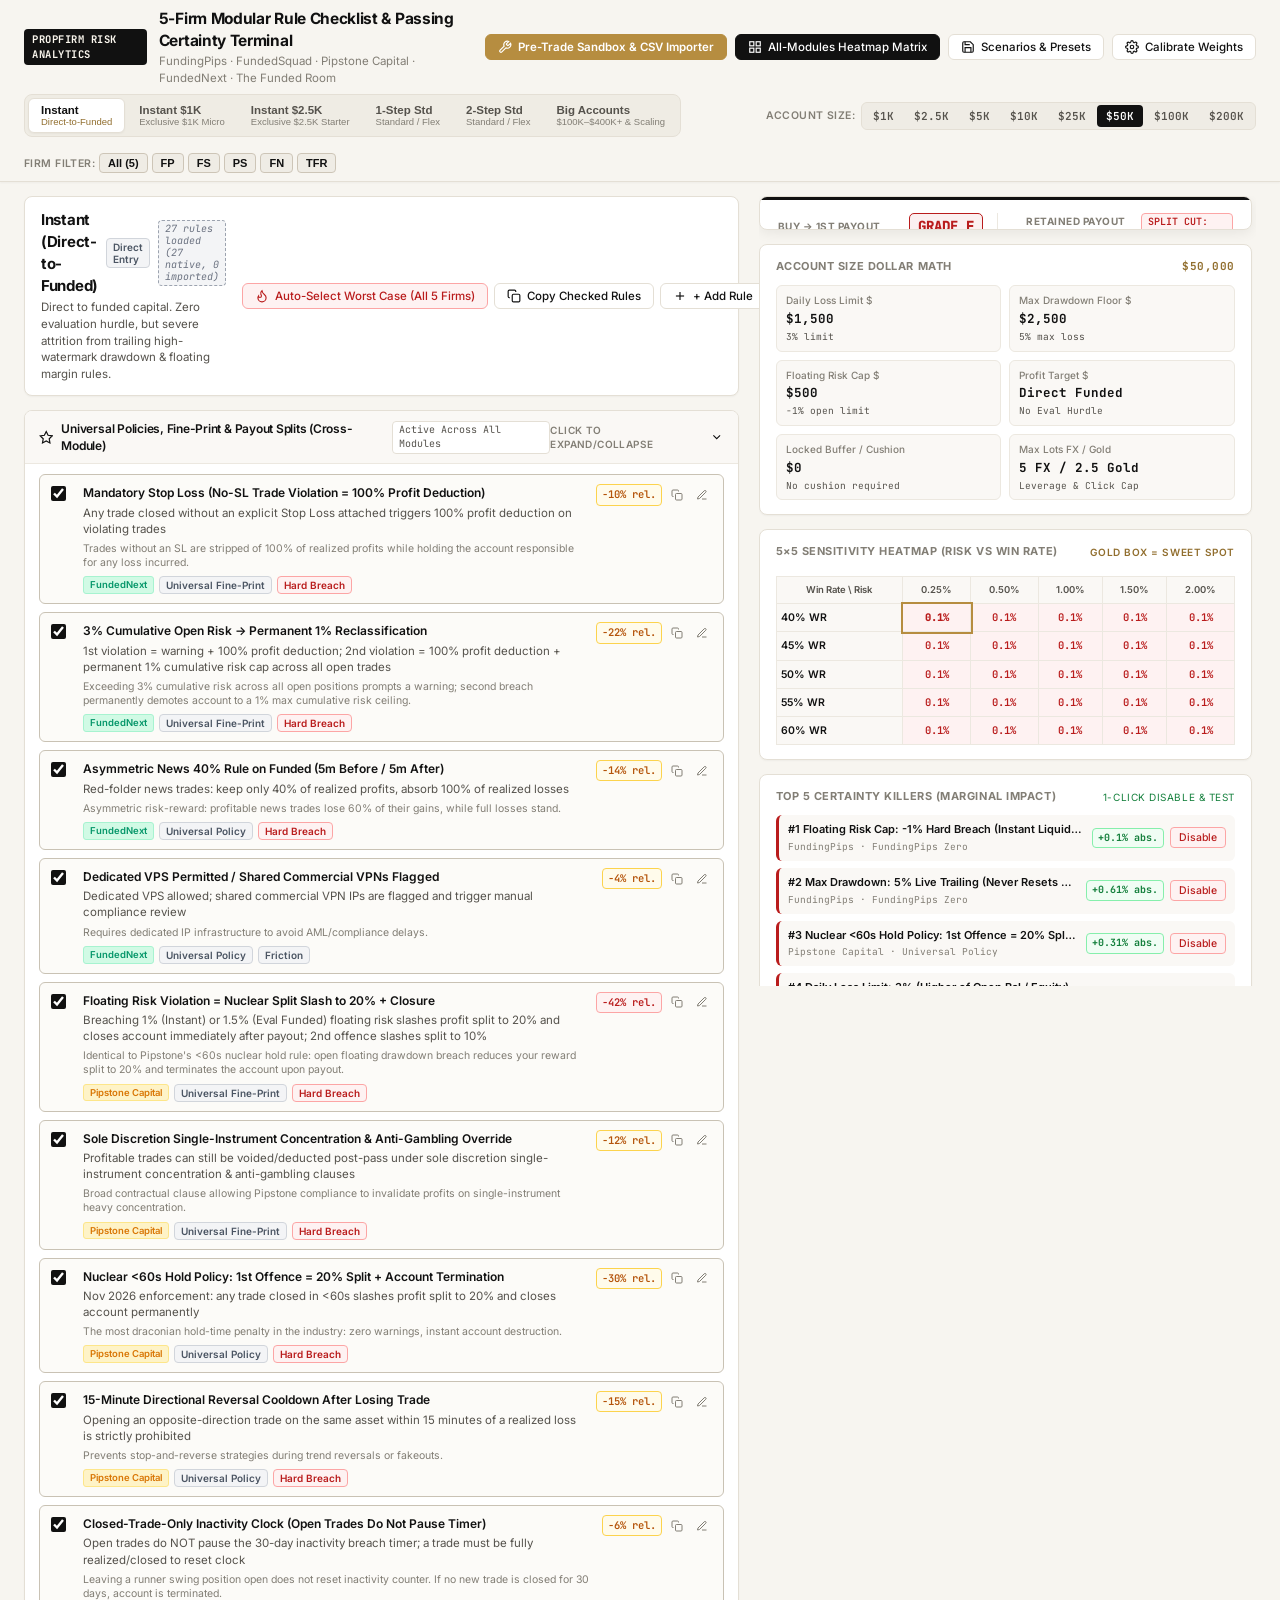
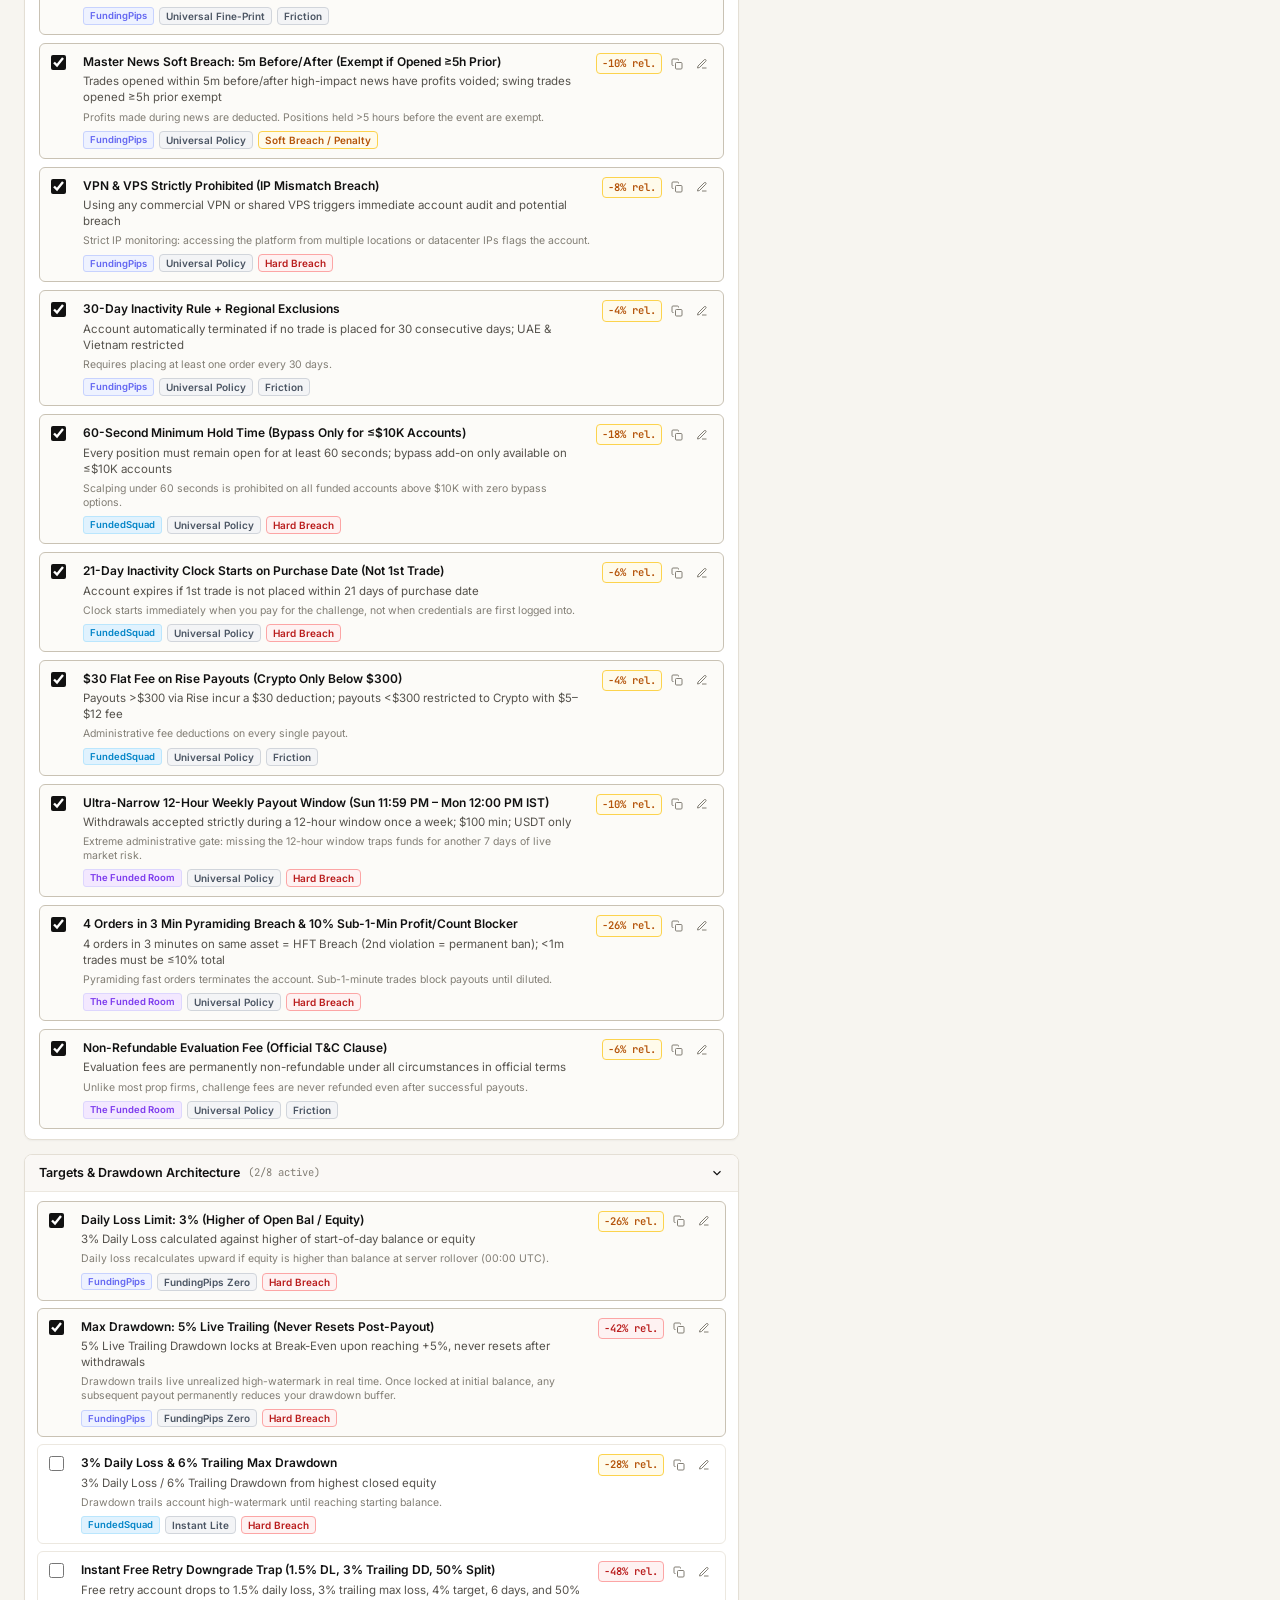
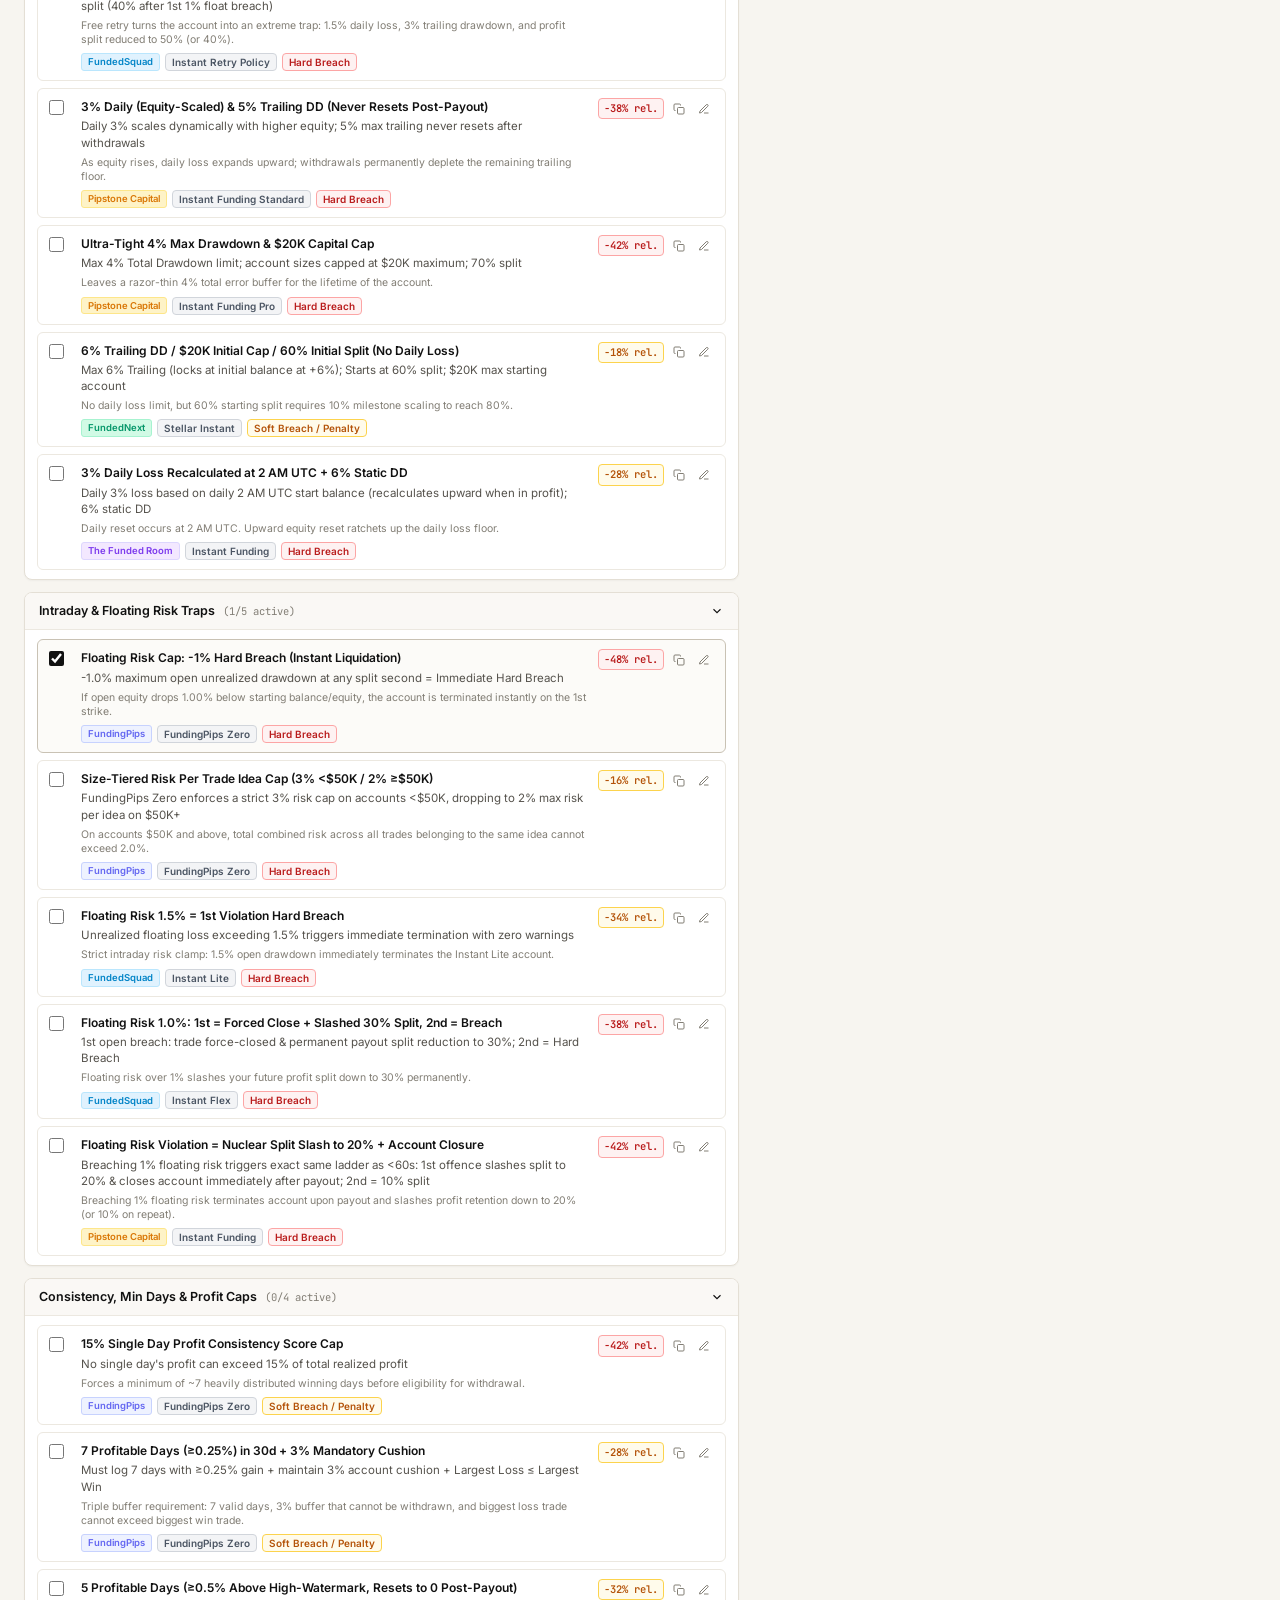
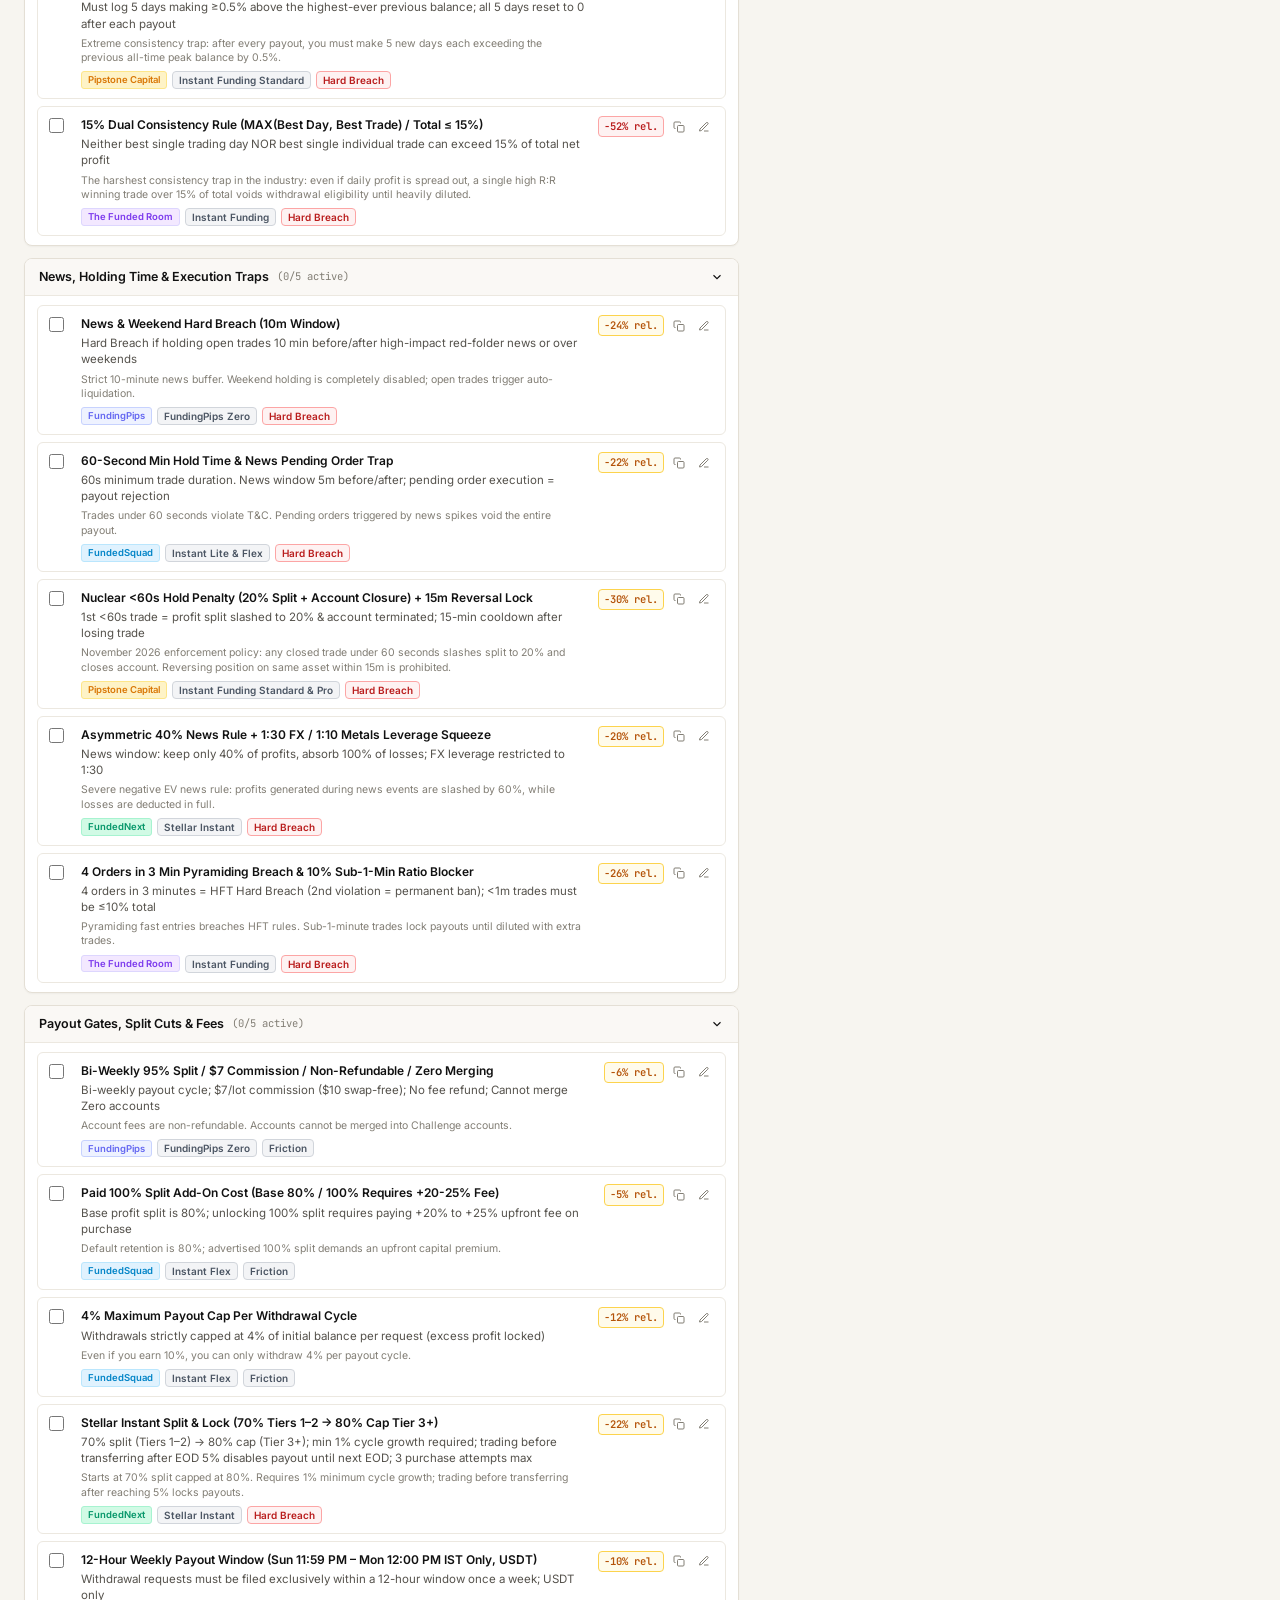
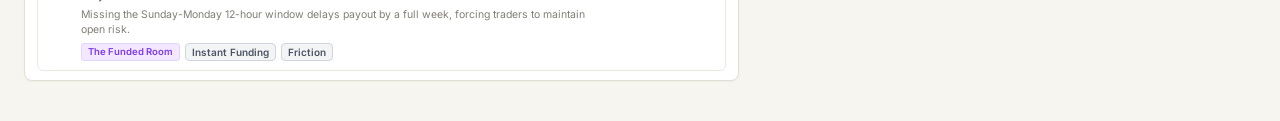
<file: index.html>
<!DOCTYPE html>
<html lang="en">
<head>
  <meta charset="UTF-8">
  <meta name="viewport" content="width=device-width, initial-scale=1.0">
  <title>5-Firm Prop Trading Modular Rule Checklist, Worst-Case Mixer & Passing Certainty Terminal</title>
  <link rel="stylesheet" href="styles.css">
  <link rel="icon" href="data:image/svg+xml,<svg xmlns='http://www.w3.org/2000/svg' viewBox='0 0 24 24' fill='%23B68D40'><path d='M12 2L2 7l10 5 10-5-10-5zM2 17l10 5 10-5M2 12l10 5 10-5'/></svg>">
</head>
<body>

  <!-- ==========================================
       TOP STICKY CONTROL BAR
       ========================================== -->
  <header class="top-nav">
    <div class="top-nav-inner">
      <!-- Row 1: Brand & Global Actions -->
      <div class="nav-header-row">
        <div class="brand-block">
          <span class="brand-badge">PROPFIRM RISK ANALYTICS</span>
          <div>
            <h1 class="brand-title">5-Firm Modular Rule Checklist & Passing Certainty Terminal</h1>
            <p class="brand-subtitle">FundingPips · FundedSquad · Pipstone Capital · FundedNext · The Funded Room</p>
          </div>
        </div>

        <div class="nav-global-actions">
          <button id="btnOpenSandbox" class="btn btn-gold" title="Open Pre-Trade Violation Sandbox & CSV Importer">
            <svg width="14" height="14" viewBox="0 0 24 24" fill="none" stroke="currentColor" stroke-width="2"><path d="M14.7 6.3a1 1 0 0 0 0 1.4l1.6 1.6a1 1 0 0 0 1.4 0l3.77-3.77a6 6 0 0 1-7.94 7.94l-6.91 6.91a2.12 2.12 0 0 1-3-3l6.91-6.91a6 6 0 0 1 7.94-7.94l-3.76 3.76z"/></svg>
            Pre-Trade Sandbox & CSV Importer
          </button>
          <button id="btnOpenHeatmap" class="btn btn-primary" title="Compare All 4 Modules Worst-Case across all account sizes">
            <svg width="14" height="14" viewBox="0 0 24 24" fill="none" stroke="currentColor" stroke-width="2"><rect x="3" y="3" width="7" height="7"/><rect x="14" y="3" width="7" height="7"/><rect x="14" y="14" width="7" height="7"/><rect x="3" y="14" width="7" height="7"/></svg>
            All-Modules Heatmap Matrix
          </button>
          <button id="btnOpenPresets" class="btn" title="Saved Scenarios & Benchmark Presets">
            <svg width="14" height="14" viewBox="0 0 24 24" fill="none" stroke="currentColor" stroke-width="2"><path d="M19 21H5a2 2 0 0 1-2-2V5a2 2 0 0 1 2-2h11l5 5v11a2 2 0 0 1-2 2z"/><polyline points="17 21 17 13 7 13 7 21"/><polyline points="7 3 7 8 15 8"/></svg>
            Scenarios & Presets
          </button>
          <button id="btnOpenCalibration" class="btn" title="Inspect & Calibrate Empirical Weights">
            <svg width="14" height="14" viewBox="0 0 24 24" fill="none" stroke="currentColor" stroke-width="2"><circle cx="12" cy="12" r="3"/><path d="M19.4 15a1.65 1.65 0 0 0 .33 1.82l.06.06a2 2 0 0 1 0 2.83 2 2 0 0 1-2.83 0l-.06-.06a1.65 1.65 0 0 0-1.82-.33 1.65 1.65 0 0 0-1 1.51V21a2 2 0 0 1-2 2 2 2 0 0 1-2-2v-.09A1.65 1.65 0 0 0 9 19.4a1.65 1.65 0 0 0-1.82.33l-.06.06a2 2 0 0 1-2.83 0 2 2 0 0 1 0-2.83l.06-.06a1.65 1.65 0 0 0 .33-1.82 1.65 1.65 0 0 0-1.51-1H3a2 2 0 0 1-2-2 2 2 0 0 1 2-2h.09A1.65 1.65 0 0 0 4.6 9a1.65 1.65 0 0 0-.33-1.82l-.06-.06a2 2 0 0 1 0-2.83 2 2 0 0 1 2.83 0l.06.06a1.65 1.65 0 0 0 1.82.33H9a1.65 1.65 0 0 0 1-1.51V3a2 2 0 0 1 2-2 2 2 0 0 1 2 2v.09a1.65 1.65 0 0 0 1 1.51 1.65 1.65 0 0 0 1.82-.33l.06-.06a2 2 0 0 1 2.83 0 2 2 0 0 1 0 2.83l-.06.06a1.65 1.65 0 0 0-.33 1.82V9a1.65 1.65 0 0 0 1.51 1H21a2 2 0 0 1 2 2 2 2 0 0 1-2 2h-.09a1.65 1.65 0 0 0-1.51 1z"/></svg>
            Calibrate Weights
          </button>
        </div>
      </div>

      <!-- Row 2: Module Switcher Tabs + Account Size Pills + Firm Filter -->
      <div class="nav-controls-row">
        <!-- 4 Module Lanes -->
        <div class="module-tabs" id="moduleTabsContainer">
          <!-- Rendered dynamically -->
        </div>

        <!-- Account Size Pills -->
        <div class="size-selector-group">
          <span class="selector-label">Account Size:</span>
          <div class="size-pills" id="sizePillsContainer">
            <button class="size-pill-btn" data-size="1000">$1K</button>
            <button class="size-pill-btn" data-size="2500">$2.5K</button>
            <button class="size-pill-btn" data-size="5000">$5K</button>
            <button class="size-pill-btn" data-size="10000">$10K</button>
            <button class="size-pill-btn" data-size="25000">$25K</button>
            <button class="size-pill-btn active" data-size="50000">$50K</button>
            <button class="size-pill-btn" data-size="100000">$100K</button>
            <button class="size-pill-btn" data-size="200000">$200K</button>
          </div>
        </div>

        <!-- Firm Filter Chips -->
        <div class="firm-filter-group" id="firmFilterGroup">
          <span class="selector-label">Firm Filter:</span>
          <button class="firm-chip active" data-firm="all">All (5)</button>
          <button class="firm-chip active" data-firm="fundingpips">FP</button>
          <button class="firm-chip active" data-firm="fundedsquad">FS</button>
          <button class="firm-chip active" data-firm="pipstone">PS</button>
          <button class="firm-chip active" data-firm="fundednext">FN</button>
          <button class="firm-chip active" data-firm="thefundedroom">TFR</button>
        </div>
      </div>
    </div>
  </header>

  <!-- ==========================================
       MAIN WORKSPACE GRID
       ========================================== -->
  <main class="main-workbench">

    <!-- LEFT COLUMN: CHECKLIST BUILDER (58%) -->
    <section class="checklist-column">

      <!-- Active Module Header Banner -->
      <div class="module-banner-card">
        <div class="banner-left">
          <div class="banner-title-row">
            <h2 class="banner-title" id="activeModuleTitle">Instant (Direct-to-Funded)</h2>
            <span class="badge badge-friction" id="activeModuleBadge">Direct Entry</span>
            <span class="badge badge-superseded font-mono" id="activeModuleRulesCount">0 rules loaded</span>
          </div>
          <p class="banner-meta" id="activeModuleMeta">
            Direct to funded capital. Zero evaluation hurdle, but severe attrition from trailing high-watermark drawdown & floating margin rules.
          </p>
        </div>

        <div class="banner-actions">
          <button id="btnAutoWorstCase" class="btn btn-crimson" title="Select the harshest constraint across all 5 firms in this module">
            <svg width="14" height="14" viewBox="0 0 24 24" fill="none" stroke="currentColor" stroke-width="2"><path d="M8.5 14.5A2.5 2.5 0 0 0 11 12c0-1.38-.5-2-1-3-1.072-2.143-.224-4.054 2-6 .5 2.5 2 4.9 4 6.5 2 1.6 3 3.5 3 5.5a7 7 0 1 1-14 0c0-1.153.433-2.294 1-3a2.5 2.5 0 0 0 2.5 2.5z"/></svg>
            Auto-Select Worst Case (All 5 Firms)
          </button>
          <button id="btnCopyCheckedRules" class="btn" title="Copy all currently checked rules to cross-module clipboard">
            <svg width="14" height="14" viewBox="0 0 24 24" fill="none" stroke="currentColor" stroke-width="2"><rect x="9" y="9" width="13" height="13" rx="2" ry="2"/><path d="M5 15H4a2 2 0 0 1-2-2V4a2 2 0 0 1 2-2h9a2 2 0 0 1 2 2v1"/></svg>
            Copy Checked Rules
          </button>
          <button id="btnAddCustomRule" class="btn" title="Add custom rule to this module">
            <svg width="14" height="14" viewBox="0 0 24 24" fill="none" stroke="currentColor" stroke-width="2"><line x1="12" y1="5" x2="12" y2="19"/><line x1="5" y1="12" x2="19" y2="12"/></svg>
            + Add Rule
          </button>
        </div>
      </div>

      <!-- Cross-Module Paste Notification Banner -->
      <div id="clipboardNotificationBanner" class="clipboard-notification-banner" style="display: none;">
        <div class="clipboard-banner-text">
          <svg width="16" height="16" viewBox="0 0 24 24" fill="none" stroke="currentColor" stroke-width="2"><path d="M16 4h2a2 2 0 0 1 2 2v14a2 2 0 0 1-2 2H6a2 2 0 0 1-2-2V6a2 2 0 0 1 2-2h2"/><rect x="8" y="2" width="8" height="4" rx="1" ry="1"/></svg>
          <span id="clipboardBannerMsg">Clipboard contains copied rules ready to paste here.</span>
        </div>
        <div style="display: flex; gap: 6px;">
          <button id="btnPasteClipboard" class="btn btn-gold btn-sm">Paste Copied Rules Here</button>
          <button id="btnClearClipboard" class="btn btn-sm">Clear Clipboard</button>
        </div>
      </div>

      <!-- Collapsible Universal / Operational Policies Bar -->
      <div class="universal-policies-card">
        <div class="universal-header" id="universalToggleHeader">
          <div class="universal-header-left">
            <svg width="15" height="15" viewBox="0 0 24 24" fill="none" stroke="currentColor" stroke-width="2"><polygon points="12 2 15.09 8.26 22 9.27 17 14.14 18.18 21.02 12 17.77 5.82 21.02 7 14.14 2 9.27 8.91 8.26 12 2"/></svg>
            <h3 class="universal-title">Universal Policies, Fine-Print & Payout Splits (Cross-Module)</h3>
            <span class="universal-count-badge" id="universalActiveBadge">Active Across All Modules</span>
          </div>
          <div style="display: flex; align-items: center; gap: 8px;">
            <span class="selector-label" style="font-size: 10px;">Click to Expand/Collapse</span>
            <svg id="universalChevron" width="14" height="14" viewBox="0 0 24 24" fill="none" stroke="currentColor" stroke-width="2"><polyline points="6 9 12 15 18 9"/></svg>
          </div>
        </div>
        <div class="universal-body" id="universalRulesContainer">
          <!-- Universal rules rendered dynamically -->
        </div>
      </div>

      <!-- 6 Collapsible Rule Buckets -->
      <div id="ruleBucketsContainer" style="display: flex; flex-direction: column; gap: 12px;">
        <!-- Rendered dynamically by app.js -->
      </div>

    </section>

    <!-- RIGHT COLUMN: LIVE TELEMETRY, 3-LAYER ENGINE & ANALYTICS (42% STICKY) -->
    <aside class="telemetry-column">

      <!-- TWIN HERO METRICS CARD: Passing Certainty + Expected Retained Split % -->
      <div class="hero-telemetry-card">
        <div class="twin-hero-grid">
          <!-- Left Hero: End-to-End Passing Certainty -->
          <div class="hero-column">
            <div class="hero-header-row">
              <span class="hero-label">Buy → 1st Payout</span>
              <div class="risk-grade-badge" id="heroRiskGrade">GRADE B</div>
            </div>
            <div class="hero-metric-display">
              <span class="hero-number" id="heroCertaintyScore">8.93</span>
              <span class="hero-unit">%</span>
            </div>
            <div class="hero-grade-desc" id="heroGradeDesc">
              Standard challenge difficulty.
            </div>
          </div>

          <!-- Right Hero: Expected Retained Split % -->
          <div class="hero-column" style="padding-left: 14px;">
            <div class="hero-header-row">
              <span class="hero-label">Retained Payout Split</span>
              <span class="badge badge-friction font-mono" id="heroSplitStatusBadge">NOMINAL 80%</span>
            </div>
            <div class="hero-metric-display">
              <span class="hero-number" id="heroRetainedSplitScore" style="color: var(--gold-dark);">80</span>
              <span class="hero-unit">%</span>
            </div>
            <div class="hero-grade-desc" id="heroRetainedSplitDesc" style="color: var(--text-secondary);">
              Nominal profit retention.
            </div>
          </div>
        </div>

        <!-- LAYER 1: Strategy Pre-Check Strip -->
        <div class="metric-strip-card">
          <div class="metric-strip-header">
            <span>Layer 1: Strategy Analytical Pre-Check</span>
            <span class="font-mono" id="layer1EdgeLabel" style="color: var(--forest-text);">Edge: +10.0%</span>
          </div>
          <div class="metric-strip-grid">
            <div class="strip-cell">
              <span class="strip-cell-label">Break-Even WR</span>
              <span class="strip-cell-val" id="cellBreakEvenWR">40.0%</span>
              <span class="strip-cell-sub">1 / (1 + RR)</span>
            </div>
            <div class="strip-cell">
              <span class="strip-cell-label">Expectancy / Trade</span>
              <span class="strip-cell-val" id="cellEvPerTrade">+0.25 R</span>
              <span class="strip-cell-sub" id="cellEvPerTradeDollar">+$125 / trade</span>
            </div>
            <div class="strip-cell">
              <span class="strip-cell-label">Losses to Daily DL</span>
              <span class="strip-cell-val" id="cellLossesToDaily">3 Trades</span>
              <span class="strip-cell-sub" id="cellDailyMarginSub">at 1.0% risk</span>
            </div>
            <div class="strip-cell">
              <span class="strip-cell-label">Losses to Max DD</span>
              <span class="strip-cell-val" id="cellLossesToMax">10 Trades</span>
              <span class="strip-cell-sub" id="cellHurdleSub">Hurdle: 0.8x</span>
            </div>
          </div>
        </div>

        <!-- Stage Funnel Progress Gauges -->
        <div class="stage-funnel-container">
          <!-- Phase 1 -->
          <div class="funnel-stage-row" id="funnelP1Row">
            <div class="funnel-stage-labels">
              <span class="funnel-stage-name">Phase 1 Evaluation Pass Rate</span>
              <span class="funnel-stage-value" id="funnelP1Val">20.3%</span>
            </div>
            <div class="progress-track">
              <div class="progress-bar-fill" id="funnelP1Bar" style="width: 20.3%; background: #0284C7;"></div>
            </div>
          </div>

          <!-- Phase 2 (Auto-hidden on Instant & 1-Step) -->
          <div class="funnel-stage-row" id="funnelP2Row" style="display: none;">
            <div class="funnel-stage-labels">
              <span class="funnel-stage-name">Phase 2 Evaluation Pass Rate</span>
              <span class="funnel-stage-value" id="funnelP2Val">39.0%</span>
            </div>
            <div class="progress-track">
              <div class="progress-bar-fill" id="funnelP2Bar" style="width: 39.0%; background: #6366F1;"></div>
            </div>
          </div>

          <!-- Funded -> 1st Payout -->
          <div class="funnel-stage-row" id="funnelFundedRow">
            <div class="funnel-stage-labels">
              <span class="funnel-stage-name">Funded → 1st Payout Survival</span>
              <span class="funnel-stage-value" id="funnelFundedVal">44.0%</span>
            </div>
            <div class="progress-track">
              <div class="progress-bar-fill" id="funnelFundedBar" style="width: 44.0%; background: #D97706;"></div>
            </div>
          </div>

          <!-- Combined End-to-End -->
          <div class="funnel-stage-row">
            <div class="funnel-stage-labels">
              <span class="funnel-stage-name" style="font-weight: 700; color: var(--text-primary);">Final End-to-End Buy-to-Paid</span>
              <span class="funnel-stage-value" id="funnelEndToEndVal" style="font-weight: 700;">8.9%</span>
            </div>
            <div class="progress-track">
              <div class="progress-bar-fill" id="funnelEndToEndBar" style="width: 8.9%; background: var(--text-primary);"></div>
            </div>
          </div>
        </div>

        <!-- LAYER 3: Economic ROI & Fine-Print Leakage Strip -->
        <div class="metric-strip-card" style="margin-top: 12px; margin-bottom: 0;">
          <div class="metric-strip-header">
            <span>Layer 3: Economic ROI & Fine-Print Leakage</span>
            <span class="font-mono" id="layer3AttemptsLabel" style="color: var(--amber-text);">11.2x Attempts</span>
          </div>
          <div class="metric-strip-grid">
            <div class="strip-cell">
              <span class="strip-cell-label">Challenge Fee</span>
              <span class="strip-cell-val" id="cellChallengeFee">$290</span>
              <span class="strip-cell-sub">Upfront cost</span>
            </div>
            <div class="strip-cell">
              <span class="strip-cell-label">True Cost to Funded</span>
              <span class="strip-cell-val" id="cellTrueCost">$3,248</span>
              <span class="strip-cell-sub">Attempts × Fee</span>
            </div>
            <div class="strip-cell">
              <span class="strip-cell-label">Break-Even Cycles</span>
              <span class="strip-cell-val" id="cellBreakEvenCycles">3 Payouts</span>
              <span class="strip-cell-sub">To recoup attempts</span>
            </div>
            <div class="strip-cell">
              <span class="strip-cell-label">6M Median Net ROI</span>
              <span class="strip-cell-val" id="cellMedianRoi" style="color: var(--forest-text);">+$6,352</span>
              <span class="strip-cell-sub" id="cellMedianRoiPct">+1,080% ROI</span>
            </div>
          </div>
        </div>
      </div>

      <!-- Exact Dollar Math Grid for Selected Account Size -->
      <div class="telemetry-card">
        <div class="telemetry-card-title">
          <span>Account Size Dollar Math</span>
          <span class="font-mono" id="dollarMathSizeLabel" style="color: var(--gold-dark);">$50,000</span>
        </div>

        <div class="dollar-math-grid" id="dollarMathGrid">
          <div class="math-cell">
            <span class="math-cell-label">Daily Loss Limit $</span>
            <span class="math-cell-value" id="cellDailyLoss">$1,500</span>
            <span class="math-cell-sub" id="cellDailyLossPct">3.0% limit</span>
          </div>

          <div class="math-cell">
            <span class="math-cell-label">Max Drawdown Floor $</span>
            <span class="math-cell-value" id="cellMaxLoss">$5,000</span>
            <span class="math-cell-sub" id="cellMaxLossPct">10.0% max loss</span>
          </div>

          <div class="math-cell">
            <span class="math-cell-label">Floating Risk Cap $</span>
            <span class="math-cell-value" id="cellFloatingCap">$750</span>
            <span class="math-cell-sub" id="cellFloatingCapPct">-1.5% max open loss</span>
          </div>

          <div class="math-cell">
            <span class="math-cell-label">Profit Target $</span>
            <span class="math-cell-value" id="cellProfitTarget">$4,000</span>
            <span class="math-cell-sub" id="cellProfitTargetPct">8.0% target</span>
          </div>

          <div class="math-cell">
            <span class="math-cell-label">Locked Buffer / Cushion</span>
            <span class="math-cell-value" id="cellCushion">$0</span>
            <span class="math-cell-sub" id="cellCushionSub">0.0% cushion</span>
          </div>

          <div class="math-cell">
            <span class="math-cell-label">Max Lots FX / Gold</span>
            <span class="math-cell-value" id="cellMaxLots">5.0 / 2.5</span>
            <span class="math-cell-sub">Leverage & Click Cap</span>
          </div>
        </div>
      </div>

      <!-- 5x5 Win-Rate x Risk-Per-Trade Sensitivity Heatmap -->
      <div class="telemetry-card">
        <div class="telemetry-card-title">
          <span>5×5 Sensitivity Heatmap (Risk vs Win Rate)</span>
          <span style="font-size: 10px; color: var(--gold-dark); font-weight: 600;">Gold Box = Sweet Spot</span>
        </div>
        <div style="overflow-x: auto;">
          <table class="sensitivity-heatmap-table" id="sensitivityHeatmapTable">
            <thead>
              <tr>
                <th>Win Rate \ Risk</th>
                <th>0.25%</th>
                <th>0.50%</th>
                <th>1.00%</th>
                <th>1.50%</th>
                <th>2.00%</th>
              </tr>
            </thead>
            <tbody id="sensitivityHeatmapBody">
              <!-- Rendered dynamically -->
            </tbody>
          </table>
        </div>
      </div>

      <!-- Top 5 Certainty Killers & Marginal Delta Inspector -->
      <div class="telemetry-card">
        <div class="telemetry-card-title">
          <span>Top 5 Certainty Killers (Marginal Impact)</span>
          <span style="font-size: 10px; font-weight: normal; color: var(--forest-text);">1-Click Disable & Test</span>
        </div>

        <div class="certainty-killers-list" id="certaintyKillersList">
          <!-- Rendered dynamically -->
        </div>
      </div>

      <!-- Interactive Day-by-Day Equity & Breach Replay Chart (SVG) -->
      <div class="replay-chart-card">
        <div class="telemetry-card-title">
          <span>Day-by-Day Equity & Breach Replay</span>
          <span class="font-mono" id="replayBreachStatus" style="font-size: 10px; color: var(--crimson-text);">Breach on Day 14</span>
        </div>

        <div class="replay-controls-row">
          <select id="replayRunSelect" class="replay-select">
            <option value="pass_1">Passing Run #1 (+8.4% Target Reached)</option>
            <option value="pass_2">Passing Run #2 (+9.1% Target Reached)</option>
            <option value="fail_dl">Failed: Daily Loss Breach (Day 12)</option>
            <option value="fail_flt">Failed: Floating Risk Trap MAE (Day 7)</option>
            <option value="fail_dd">Failed: Trailing DD Floor (Day 22)</option>
            <option value="fail_cons">Failed: Consistency Lockout (Day 48)</option>
          </select>

          <div class="replay-scrubber-wrapper">
            <span>Day:</span>
            <input type="range" id="replayDayScrubber" min="1" max="60" value="60" class="mc-slider" style="width: 110px;">
            <span class="font-mono" id="replayDayDisplay">60/60</span>
          </div>
        </div>

        <div class="replay-svg-container">
          <svg id="replaySvgChart" width="100%" height="100%" viewBox="0 0 380 120" preserveAspectRatio="none">
            <!-- Dynamic path rendered by app.js -->
          </svg>
        </div>
      </div>

      <!-- Monte Carlo Strategy Tester Card (Layer 2: 10,000 Paths) -->
      <div class="monte-carlo-card">
        <div class="telemetry-card-title">
          <span>Layer 2: Path-Dependent Monte Carlo (10,000 Paths)</span>
          <span class="font-mono" id="mcExecutionBadge" style="font-size: 10px; color: var(--text-muted);">Simulated Live</span>
        </div>

        <div class="mc-controls-grid">
          <div class="mc-control-item">
            <div class="mc-control-label-row">
              <span class="mc-control-name">Win Rate %</span>
              <span class="mc-control-val" id="mcValWinRate">50%</span>
            </div>
            <input type="range" class="mc-slider" id="mcSliderWinRate" min="30" max="80" value="50" step="1">
          </div>

          <div class="mc-control-item">
            <div class="mc-control-label-row">
              <span class="mc-control-name">Avg R:R Ratio</span>
              <span class="mc-control-val" id="mcValRR">1.50R</span>
            </div>
            <input type="range" class="mc-slider" id="mcSliderRR" min="0.5" max="4.0" value="1.5" step="0.1">
          </div>

          <div class="mc-control-item">
            <div class="mc-control-label-row">
              <span class="mc-control-name">Risk / Trade %</span>
              <span class="mc-control-val" id="mcValRisk">1.0%</span>
            </div>
            <input type="range" class="mc-slider" id="mcSliderRisk" min="0.25" max="3.0" value="1.0" step="0.25">
          </div>

          <div class="mc-control-item">
            <div class="mc-control-label-row">
              <span class="mc-control-name">Trades / Day</span>
              <span class="mc-control-val" id="mcValTradesDay">2</span>
            </div>
            <input type="range" class="mc-slider" id="mcSliderTradesDay" min="1" max="8" value="2" step="1">
          </div>

          <div class="mc-control-item">
            <div class="mc-control-label-row">
              <span class="mc-control-name">R:R Variance</span>
              <span class="mc-control-val" id="mcValVariance">0.30</span>
            </div>
            <input type="range" class="mc-slider" id="mcSliderVariance" min="0.0" max="1.0" value="0.3" step="0.05">
          </div>

          <div class="mc-control-item">
            <div class="mc-control-label-row">
              <span class="mc-control-name">MAE Excursion %</span>
              <span class="mc-control-val" id="mcValMAE">120%</span>
            </div>
            <input type="range" class="mc-slider" id="mcSliderMAE" min="80" max="160" value="120" step="5">
          </div>
        </div>

        <div class="mc-run-row">
          <button id="btnRunMonteCarlo" class="btn btn-gold" style="width: 100%;">
            <svg width="14" height="14" viewBox="0 0 24 24" fill="none" stroke="currentColor" stroke-width="2"><polygon points="5 3 19 12 5 21 5 3"/></svg>
            Run 10,000 Paths Simulation
          </button>
        </div>

        <div class="mc-results-box" id="mcResultsBox">
          <div class="mc-metrics-summary">
            <div class="mc-metric-item">
              <span class="mc-metric-num" id="mcMetricEval">24.6%</span>
              <span class="mc-metric-label">Sim Eval Pass</span>
            </div>
            <div class="mc-metric-item">
              <span class="mc-metric-num" id="mcMetricFunded">38.2%</span>
              <span class="mc-metric-label">Sim Funded Pass</span>
            </div>
            <div class="mc-metric-item">
              <span class="mc-metric-num" id="mcMetricEndToEnd" style="color: var(--gold-dark);">9.40%</span>
              <span class="mc-metric-label">Sim Buy-to-Paid</span>
            </div>
          </div>

          <!-- Failure Attribution Tags -->
          <div class="mc-failure-tags" id="mcFailureTags">
            <span class="mc-fail-tag" id="tagFailDL">DL Breach: 74%</span>
            <span class="mc-fail-tag" id="tagFailDD">Max DD: 16%</span>
            <span class="mc-fail-tag" id="tagFailFlt">Floating Dip: 4%</span>
            <span class="mc-fail-tag" id="tagFailCons">Consistency: 4%</span>
            <span class="mc-fail-tag" id="tagFailTime">Timeout: 2%</span>
          </div>
        </div>
      </div>

      <!-- Saved Scenario Cockpit & Export Bar -->
      <div class="scenario-actions-card">
        <button id="btnSaveCurrentScenario" class="btn" style="width: 100%;">
          <svg width="14" height="14" viewBox="0 0 24 24" fill="none" stroke="currentColor" stroke-width="2"><path d="M19 21H5a2 2 0 0 1-2-2V5a2 2 0 0 1 2-2h11l5 5v11a2 2 0 0 1-2 2z"/><polyline points="17 21 17 13 7 13 7 21"/></svg>
          Save Custom Scenario
        </button>

        <button id="btnDownloadPresetPdf" class="btn btn-gold" style="width: 100%; margin-top: 6px;" title="Download active rules and calibrated data as PDF">
          <svg width="14" height="14" viewBox="0 0 24 24" fill="none" stroke="currentColor" stroke-width="2"><path d="M21 15v4a2 2 0 0 1-2 2H5a2 2 0 0 1-2-2v-4"/><polyline points="7 10 12 15 17 10"/><line x1="12" y1="15" x2="12" y2="3"/></svg>
          Download Calibrated Preset (PDF)
        </button>

        <div class="export-btn-group" style="margin-top: 8px;">
          <button id="btnExportMarkdown" class="btn btn-sm" title="Export markdown report">
            Export .MD
          </button>
          <button id="btnExportJson" class="btn btn-sm" title="Export JSON playbook">
            Export JSON
          </button>
          <button id="btnPrintPdf" class="btn btn-sm btn-outline-gold" title="Download or print institutional PDF report">
            PDF Report
          </button>
        </div>
      </div>

    </aside>
  </main>

  <!-- ==========================================
       MODALS & DRAWERS
       ========================================== -->

  <!-- 1. Pre-Trade Violation Sandbox + CSV Importer Modal -->
  <div class="modal-overlay" id="modalSandbox">
    <div class="modal-card" style="max-width: 1040px;">
      <div class="modal-header">
        <h3 class="modal-title">Pre-Trade Violation Sandbox & Real-Data CSV Importer</h3>
        <button class="action-icon-btn" id="btnCloseSandbox">✕</button>
      </div>

      <!-- Tab Switcher inside Modal -->
      <div class="sandbox-tabs-nav">
        <button class="sandbox-tab-btn active" id="tabBtnSandboxTicket">Pre-Trade 5-Firm Violation Sandbox</button>
        <button class="sandbox-tab-btn" id="tabBtnCsvImporter">CSV Trade Log Importer (10,000 Bootstraps)</button>
      </div>

      <div class="modal-body">
        <!-- View 1: Sandbox Ticket -->
        <div id="sandboxTicketView">
          <p style="font-size: 11.5px; color: var(--text-secondary); margin-bottom: 12px;">
            Configure your intended trade order parameters below. The audit engine cross-checks all 5 prop firms simultaneously for instant breach, profit deduction, or split slash traps before you execute.
          </p>

          <div class="sandbox-ticket-grid">
            <div class="sandbox-ticket-item">
              <label>Asset Symbol</label>
              <select id="sbAsset">
                <option value="EURUSD">EURUSD (FX Major)</option>
                <option value="GBPUSD">GBPUSD (FX Major)</option>
                <option value="XAUUSD">XAUUSD (Gold)</option>
                <option value="US100">US100 (Nasdaq Index)</option>
                <option value="BTCUSD">BTCUSD (Crypto)</option>
              </select>
            </div>

            <div class="sandbox-ticket-item">
              <label>Lot Size</label>
              <input type="number" id="sbLotSize" value="5.0" min="0.01" max="100" step="0.1">
            </div>

            <div class="sandbox-ticket-item">
              <label>Stop Loss (SL % of Capital)</label>
              <select id="sbSlPct">
                <option value="1.0">1.0% Risk SL</option>
                <option value="0.5">0.5% Risk SL</option>
                <option value="1.5">1.5% Risk SL</option>
                <option value="3.2">3.2% Risk SL (High Risk)</option>
                <option value="0">No Stop Loss Attached (0%)</option>
              </select>
            </div>

            <div class="sandbox-ticket-item">
              <label>Mins from Red-Folder News</label>
              <select id="sbNewsWindow">
                <option value="15">15+ mins away (Clean)</option>
                <option value="8">8 mins away</option>
                <option value="4">4 mins away (Squad Window)</option>
                <option value="2">2 mins away (Pips & Next Window)</option>
                <option value="0">0 mins (During News Release)</option>
              </select>
            </div>

            <div class="sandbox-ticket-item">
              <label>Trade Duration / Hold Time</label>
              <select id="sbHoldTime">
                <option value="180">3 minutes (Standard)</option>
                <option value="75">75 seconds (Passed 60s)</option>
                <option value="45">45 seconds (&lt;60s Sub-Minute)</option>
                <option value="15">15 seconds (HFT Scalp)</option>
              </select>
            </div>

            <div class="sandbox-ticket-item">
              <label>Open Same-Asset Positions</label>
              <select id="sbSameAssetPos">
                <option value="1">1 position (Single Entry)</option>
                <option value="2">2 positions (Layering 2)</option>
                <option value="3">3 positions (Exceeds FS Cap)</option>
                <option value="5">5 positions (HFT / Pyramiding)</option>
              </select>
            </div>

            <div class="sandbox-ticket-item">
              <label>Mins Since Realized Loss on Same Asset</label>
              <select id="sbMinsSinceLoss">
                <option value="30">30+ mins (Safe)</option>
                <option value="8">8 mins (Within Pipstone 15m Cooldown)</option>
                <option value="2">2 mins (Immediate Reverse Trade)</option>
              </select>
            </div>

            <div class="sandbox-ticket-item" style="grid-column: span 2;">
              <button class="btn btn-gold" id="btnRunSandboxAudit" style="width: 100%; height: 100%; margin-top: 14px;">
                Run Instant 5-Firm Real-Time Audit
              </button>
            </div>
          </div>

          <!-- 5-Firm Audit Output Cards -->
          <div class="firm-audit-cards-grid" id="firmAuditGrid">
            <!-- Rendered dynamically -->
          </div>
        </div>

        <!-- View 2: CSV Importer -->
        <div id="csvImporterView" style="display: none;">
          <p style="font-size: 11.5px; color: var(--text-secondary); margin-bottom: 12px;">
            Import your real historical trading log (from MT4, MT5, cTrader, or TradeLocker) to run a 10,000-path bootstrap simulation directly using your real trade outcome distribution.
          </p>

          <div class="csv-dropzone" id="csvDropzone">
            <svg width="28" height="28" viewBox="0 0 24 24" fill="none" stroke="currentColor" stroke-width="2" style="color: var(--gold-dark); margin-bottom: 6px;"><path d="M21 15v4a2 2 0 0 1-2 2H5a2 2 0 0 1-2-2v-4"/><polyline points="17 8 12 3 7 8"/><line x1="12" y1="3" x2="12" y2="15"/></svg>
            <div style="font-weight: 600; font-size: 12.5px;">Click to Upload CSV or Drag & Drop File Here</div>
            <div style="font-size: 11px; color: var(--text-muted); margin-top: 2px;">Supports PnL % / Profit, Hold Duration, and Symbol columns</div>
            <input type="file" id="csvFileInput" accept=".csv" style="display: none;">
          </div>

          <div style="display: flex; gap: 8px; margin-top: 10px;">
            <button class="btn btn-sm btn-outline-gold" id="btnLoadSampleCsv">Load Sample 60-Trade Institutional Dataset</button>
            <button class="btn btn-sm btn-primary" id="btnRunBootstrapMc" disabled>Run 10,000 Bootstrap Resamples</button>
          </div>

          <!-- Bootstrap Results Box -->
          <div id="bootstrapResultsBox" style="display: none; background: #FAF8F5; border: 1px solid var(--border-subtle); border-radius: 6px; padding: 12px; margin-top: 14px;">
            <div style="font-weight: 700; font-size: 12.5px; margin-bottom: 6px;">Bootstrap Empirical Simulation Results (10,000 Runs)</div>
            <div style="display: grid; grid-template-columns: repeat(3, 1fr); gap: 10px; text-align: center;">
              <div>
                <span class="font-mono" id="bootPassRate" style="font-size: 16px; font-weight: 700; color: var(--forest-text);">0.0%</span>
                <div style="font-size: 10px; color: var(--text-muted);">Empirical Pass Rate</div>
              </div>
              <div>
                <span class="font-mono" id="bootDDBreachRate" style="font-size: 16px; font-weight: 700; color: var(--crimson-text);">0.0%</span>
                <div style="font-size: 10px; color: var(--text-muted);">Max DD Liquidation %</div>
              </div>
              <div>
                <span class="font-mono" id="bootTradesCount" style="font-size: 16px; font-weight: 700; color: var(--text-primary);">0</span>
                <div style="font-size: 10px; color: var(--text-muted);">Historical Trades Sampled</div>
              </div>
            </div>
          </div>
        </div>
      </div>
      <div class="modal-footer">
        <button class="btn" id="btnCloseSandbox2">Close</button>
      </div>
    </div>
  </div>

  <!-- 2. All-Modules Worst-Case Heatmap Modal -->
  <div class="modal-overlay" id="modalHeatmap">
    <div class="modal-card" style="max-width: 980px;">
      <div class="modal-header">
        <h3 class="modal-title">Compare All 4 Modules Worst-Case Passing Certainty</h3>
        <button class="action-icon-btn" id="btnCloseHeatmap">✕</button>
      </div>
      <div class="modal-body">
        <p style="font-size: 11.5px; color: var(--text-secondary);">
          This heatmap synthesizes the harshest rules across all 5 firms for each individual module and calculates the 
          end-to-end passing certainty across every standard account size ($5K to $200K). Click any cell to jump to that module.
        </p>
        <div class="heatmap-table-container">
          <table class="heatmap-table" id="heatmapTable">
            <thead>
              <tr>
                <th class="col-module">Module Lane</th>
                <th>$5K</th>
                <th>$10K</th>
                <th>$25K</th>
                <th>$50K</th>
                <th>$100K</th>
                <th>$200K</th>
                <th>Primary Killer Constraint</th>
              </tr>
            </thead>
            <tbody id="heatmapTableBody">
              <!-- Populated dynamically -->
            </tbody>
          </table>
        </div>
      </div>
      <div class="modal-footer">
        <button class="btn btn-primary" id="btnExportHeatmapMd">Export Matrix to Markdown</button>
        <button class="btn" id="btnCloseHeatmap2">Close</button>
      </div>
    </div>
  </div>

  <!-- 3. Calibrate Weights Drawer -->
  <div class="drawer-overlay" id="drawerCalibration">
    <div class="drawer-panel" id="panelCalibration">
      <div class="drawer-header">
        <h3 class="modal-title">Calibrate Hazard Attribution Weights</h3>
        <button class="action-icon-btn" id="btnCloseCalibration">✕</button>
      </div>
      <div class="drawer-body">
        <div style="background: #FAF8F5; border: 1px solid var(--border-subtle); padding: 12px; border-radius: 6px; font-size: 11px; line-height: 1.45;">
          <strong>Verified 2026 Industry Telemetry Citations:</strong>
          <ul style="margin-left: 16px; margin-top: 6px; color: var(--text-secondary);">
            <li><strong>OneFunded:</strong> 78.7% Daily Loss failures, 15.0% Max Drawdown liquidations across 1.4M+ auditions.</li>
            <li><strong>FPFX Tech:</strong> Direct-to-funded (Instant) accounts face 72% attrition prior to first reward.</li>
            <li><strong>Track360:</strong> High-watermark resets & 15% consistency caps degrade funded survival by 38%–52%.</li>
          </ul>
        </div>

        <div style="display: flex; flex-direction: column; gap: 10px; margin-top: 8px;">
          <div>
            <label style="font-size: 11px; font-weight: 600;">Daily Loss 3% Hazard Penalty</label>
            <input type="range" class="mc-slider" id="calibDL3" min="0.50" max="0.95" step="0.02" value="0.74">
            <span class="font-mono" id="calibDL3Val" style="font-size: 11px;">0.74x (-26% rel.)</span>
          </div>

          <div>
            <label style="font-size: 11px; font-weight: 600;">Daily Loss 1% Extreme Trap Penalty</label>
            <input type="range" class="mc-slider" id="calibDL1" min="0.15" max="0.60" step="0.02" value="0.32">
            <span class="font-mono" id="calibDL1Val" style="font-size: 11px;">0.32x (-68% rel.)</span>
          </div>

          <div>
            <label style="font-size: 11px; font-weight: 600;">Floating Risk -1.0% Hard Breach Penalty</label>
            <input type="range" class="mc-slider" id="calibFlt1" min="0.30" max="0.80" step="0.02" value="0.52">
            <span class="font-mono" id="calibFlt1Val" style="font-size: 11px;">0.52x (-48% rel.)</span>
          </div>

          <div>
            <label style="font-size: 11px; font-weight: 600;">15% Dual Consistency Rule Penalty</label>
            <input type="range" class="mc-slider" id="calibCons15" min="0.30" max="0.75" step="0.02" value="0.48">
            <span class="font-mono" id="calibCons15Val" style="font-size: 11px;">0.48x (-52% rel.)</span>
          </div>

          <div>
            <label style="font-size: 11px; font-weight: 600;">Nuclear &lt;60s & Floating Slash (20% Split & Termination)</label>
            <input type="range" class="mc-slider" id="calibHold60" min="0.50" max="0.90" step="0.02" value="0.70">
            <span class="font-mono" id="calibHold60Val" style="font-size: 11px;">0.70x (-30% rel.)</span>
          </div>
        </div>

        <button id="btnResetCalibration" class="btn" style="margin-top: 10px;">Reset to Factory Empirical Weights</button>
      </div>
    </div>
  </div>

  <!-- 4. Saved Scenarios & Presets Drawer -->
  <div class="drawer-overlay" id="drawerPresets">
    <div class="drawer-panel" id="panelPresets">
      <div class="drawer-header">
        <h3 class="modal-title">Saved Scenarios & Benchmark Presets</h3>
        <button class="action-icon-btn" id="btnClosePresets">✕</button>
      </div>
      <div class="drawer-body">
        <button id="btnDownloadLivePresetFromDrawer" class="btn btn-gold" style="width: 100%; margin-bottom: 12px; display: flex; align-items: center; justify-content: center; gap: 6px;" title="Download current live calibrated setup as PDF">
          <svg width="14" height="14" viewBox="0 0 24 24" fill="none" stroke="currentColor" stroke-width="2"><path d="M21 15v4a2 2 0 0 1-2 2H5a2 2 0 0 1-2-2v-4"/><polyline points="7 10 12 15 17 10"/><line x1="12" y1="15" x2="12" y2="3"/></svg>
          Download Current Calibrated Setup (PDF)
        </button>

        <h4 style="font-size: 11px; font-weight: 700; text-transform: uppercase; color: var(--text-muted);">Curated Benchmark Presets</h4>
        <div id="preloadedPresetsList" style="display: flex; flex-direction: column; gap: 8px;">
          <!-- Loaded dynamically -->
        </div>

        <h4 style="font-size: 11px; font-weight: 700; text-transform: uppercase; color: var(--text-muted); margin-top: 14px;">User Custom Scenarios</h4>
        <div id="userScenariosList" style="display: flex; flex-direction: column; gap: 8px;">
          <!-- Loaded dynamically -->
        </div>
      </div>
    </div>
  </div>

  <!-- 5. Add Custom Rule Modal -->
  <div class="modal-overlay" id="modalAddCustomRule">
    <div class="modal-card" style="max-width: 500px;">
      <div class="modal-header">
        <h3 class="modal-title">Add Custom / Prop Proprietary Rule</h3>
        <button class="action-icon-btn" id="btnCloseAddRule">✕</button>
      </div>
      <div class="modal-body">
        <div style="display: flex; flex-direction: column; gap: 4px;">
          <label style="font-size: 11px; font-weight: 600;">Rule Title</label>
          <input type="text" id="customRuleTitle" placeholder="e.g. Max Open Lots Cap" style="padding: 7px; border: 1px solid var(--border-light); border-radius: 4px;">
        </div>

        <div style="display: flex; flex-direction: column; gap: 4px;">
          <label style="font-size: 11px; font-weight: 600;">Category Bucket</label>
          <select id="customRuleCategory" style="padding: 7px; border: 1px solid var(--border-light); border-radius: 4px;">
            <option value="targets_dd">Targets & Drawdown Architecture</option>
            <option value="intraday_floating">Intraday & Floating Risk Traps</option>
            <option value="consistency_buffer">Consistency, Min Days & Profit Caps</option>
            <option value="execution_news">News, Holding Time & Execution Traps</option>
            <option value="payout_fees">Payout Gates, Split Cuts & Fees</option>
            <option value="big_throttles">Big-Account Throttles</option>
          </select>
        </div>

        <div style="display: flex; flex-direction: column; gap: 4px;">
          <label style="font-size: 11px; font-weight: 600;">Threshold Specification</label>
          <input type="text" id="customRuleThreshold" placeholder="e.g. 5.0 lots max on indices" style="padding: 7px; border: 1px solid var(--border-light); border-radius: 4px;">
        </div>

        <div style="display: grid; grid-template-columns: 1fr 1fr; gap: 10px;">
          <div style="display: flex; flex-direction: column; gap: 4px;">
            <label style="font-size: 11px; font-weight: 600;">Severity Level</label>
            <select id="customRuleSeverity" style="padding: 7px; border: 1px solid var(--border-light); border-radius: 4px;">
              <option value="hard">Hard Breach</option>
              <option value="soft">Soft Breach / Penalty</option>
              <option value="friction">Friction / Payout Lock</option>
            </select>
          </div>
          <div style="display: flex; flex-direction: column; gap: 4px;">
            <label style="font-size: 11px; font-weight: 600;">Certainty Multiplier</label>
            <input type="number" id="customRuleMultiplier" min="0.2" max="1.0" step="0.05" value="0.85" style="padding: 7px; border: 1px solid var(--border-light); border-radius: 4px;">
          </div>
        </div>
      </div>
      <div class="modal-footer">
        <button class="btn btn-primary" id="btnSaveCustomRule">Add Rule to Workspace</button>
        <button class="btn" id="btnCloseAddRule2">Cancel</button>
      </div>
    </div>
  </div>

  <!-- 6. Inline Edit Rule Modal -->
  <div class="modal-overlay" id="modalEditRule">
    <div class="modal-card" style="max-width: 480px;">
      <div class="modal-header">
        <h3 class="modal-title">Edit Rule Parameters</h3>
        <button class="action-icon-btn" id="btnCloseEditRule">✕</button>
      </div>
      <div class="modal-body">
        <input type="hidden" id="editRuleId">
        <div style="display: flex; flex-direction: column; gap: 4px;">
          <label style="font-size: 11px; font-weight: 600;">Rule Title</label>
          <input type="text" id="editRuleTitle" style="padding: 7px; border: 1px solid var(--border-light); border-radius: 4px;">
        </div>
        <div style="display: flex; flex-direction: column; gap: 4px;">
          <label style="font-size: 11px; font-weight: 600;">Threshold Text</label>
          <input type="text" id="editRuleThresholdText" style="padding: 7px; border: 1px solid var(--border-light); border-radius: 4px;">
        </div>
        <div style="display: flex; flex-direction: column; gap: 4px;">
          <label style="font-size: 11px; font-weight: 600;">Hazard Multiplier</label>
          <input type="number" id="editRuleMultiplier" min="0.1" max="1.05" step="0.02" style="padding: 7px; border: 1px solid var(--border-light); border-radius: 4px;">
        </div>
      </div>
      <div class="modal-footer">
        <button class="btn btn-primary" id="btnSaveEditRule">Save Changes</button>
        <button class="btn" id="btnCloseEditRule2">Cancel</button>
      </div>
    </div>
  </div>

  <!-- Toast Container -->
  <div class="toast-container" id="toastContainer"></div>

  <!-- Scripts -->
  <script src="data/benchmarks.js"></script>
  <script src="data/firmsData.js"></script>
  <script src="engine/probabilityEngine.js"></script>
  <script src="engine/clipboardAndEvaluator.js"></script>
  <script src="app.js"></script>
</body>
</html>
</file>
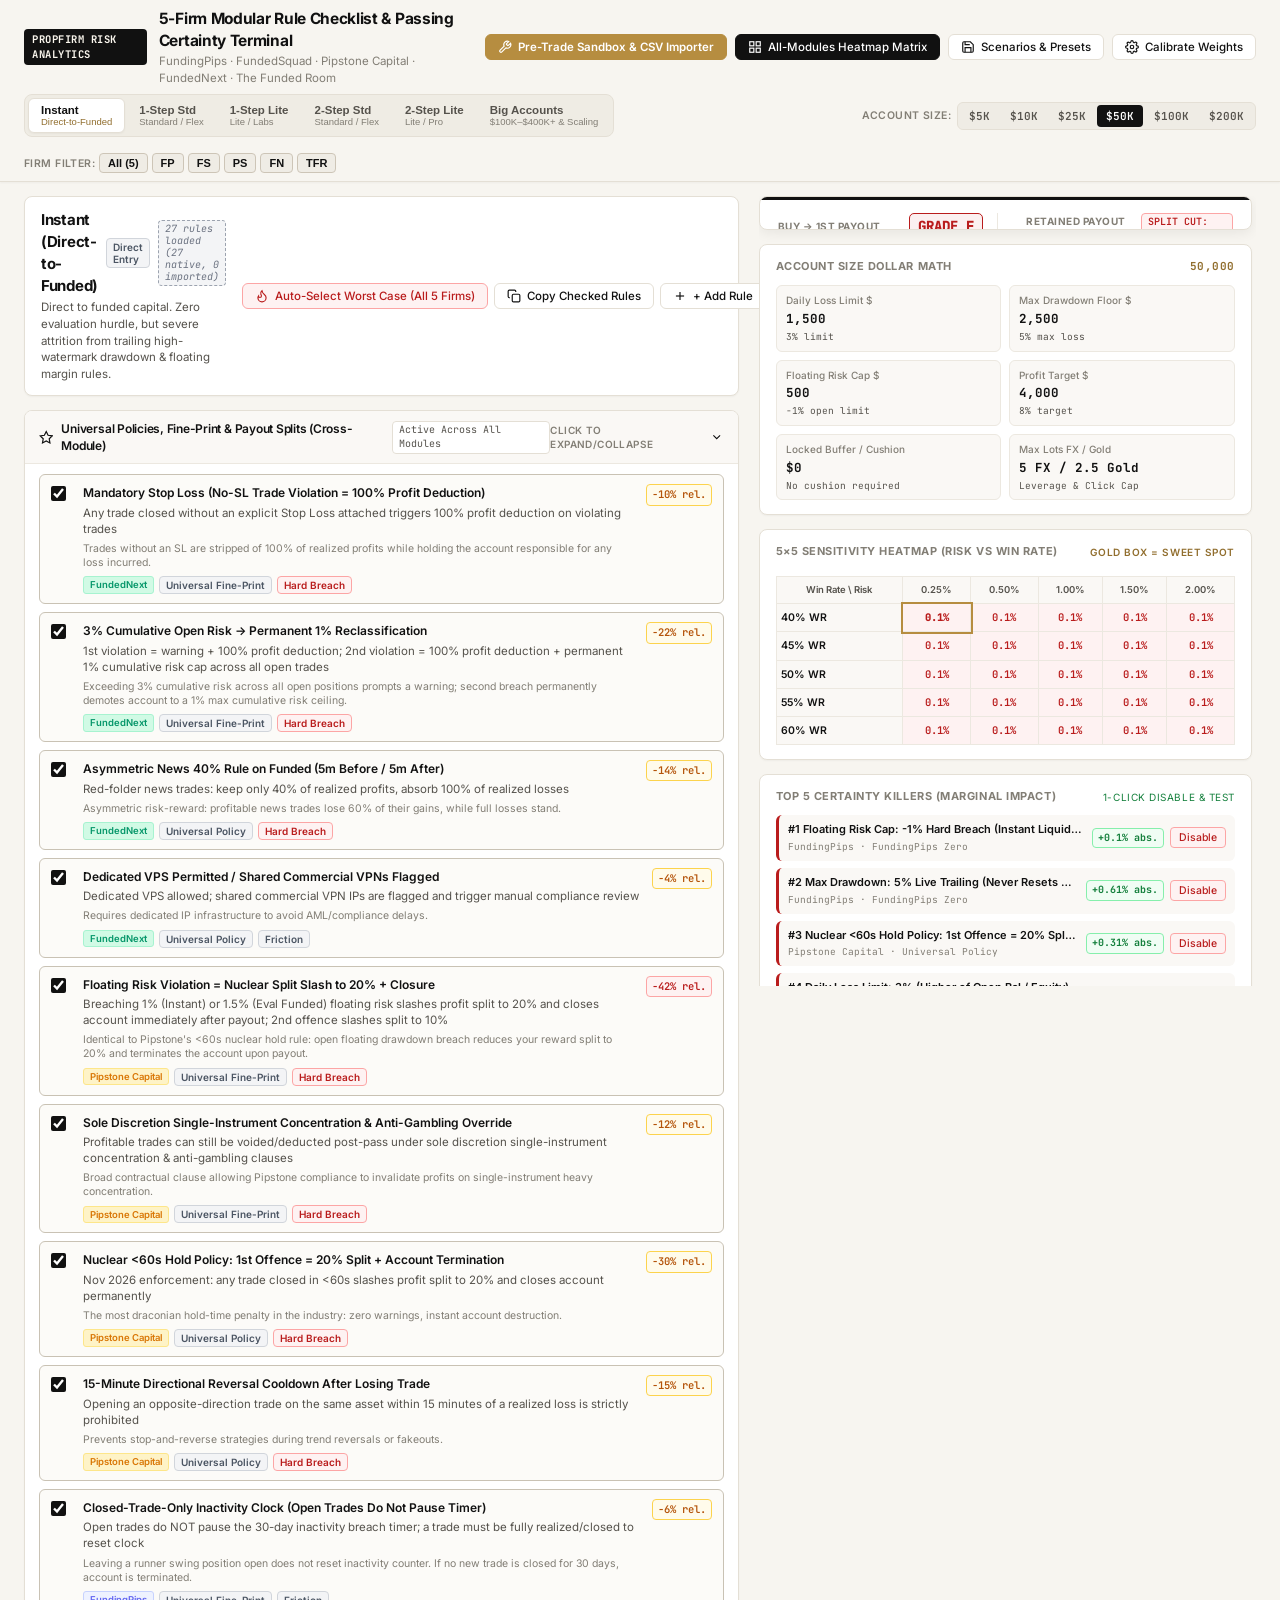
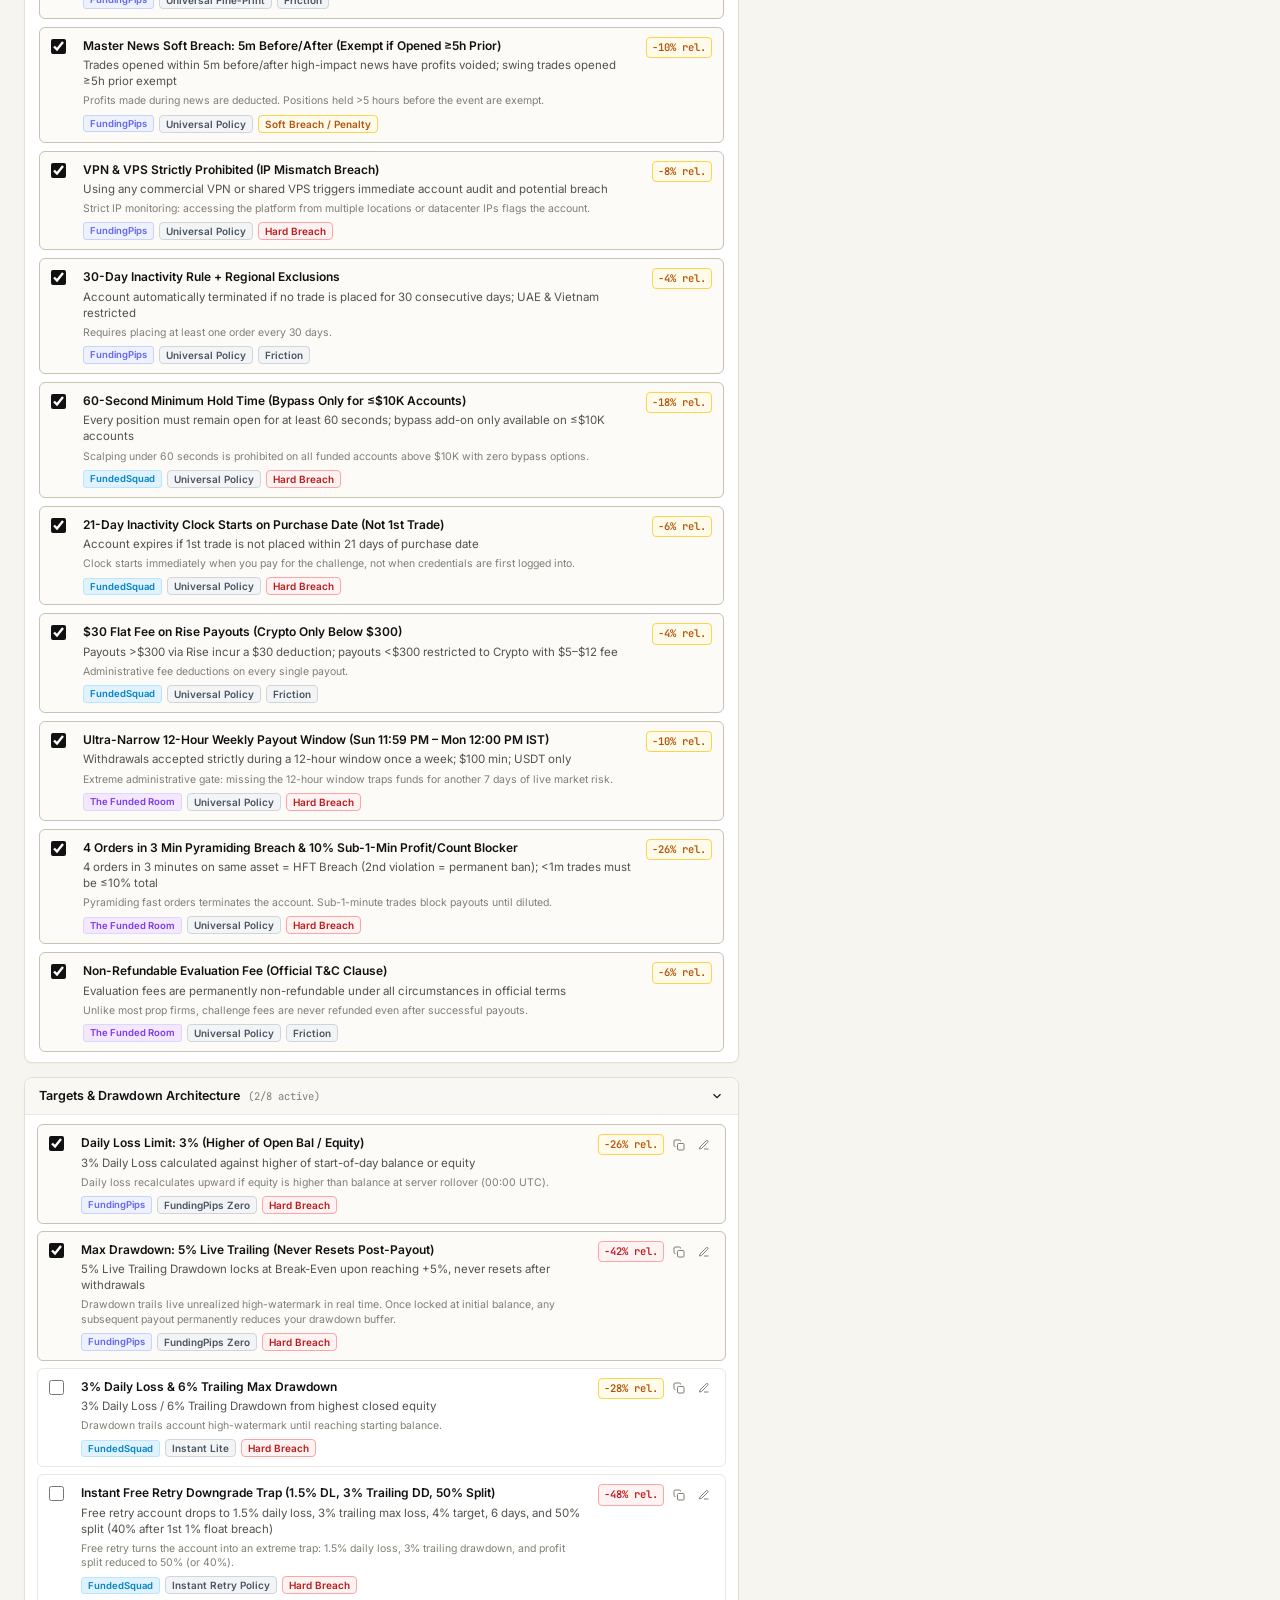
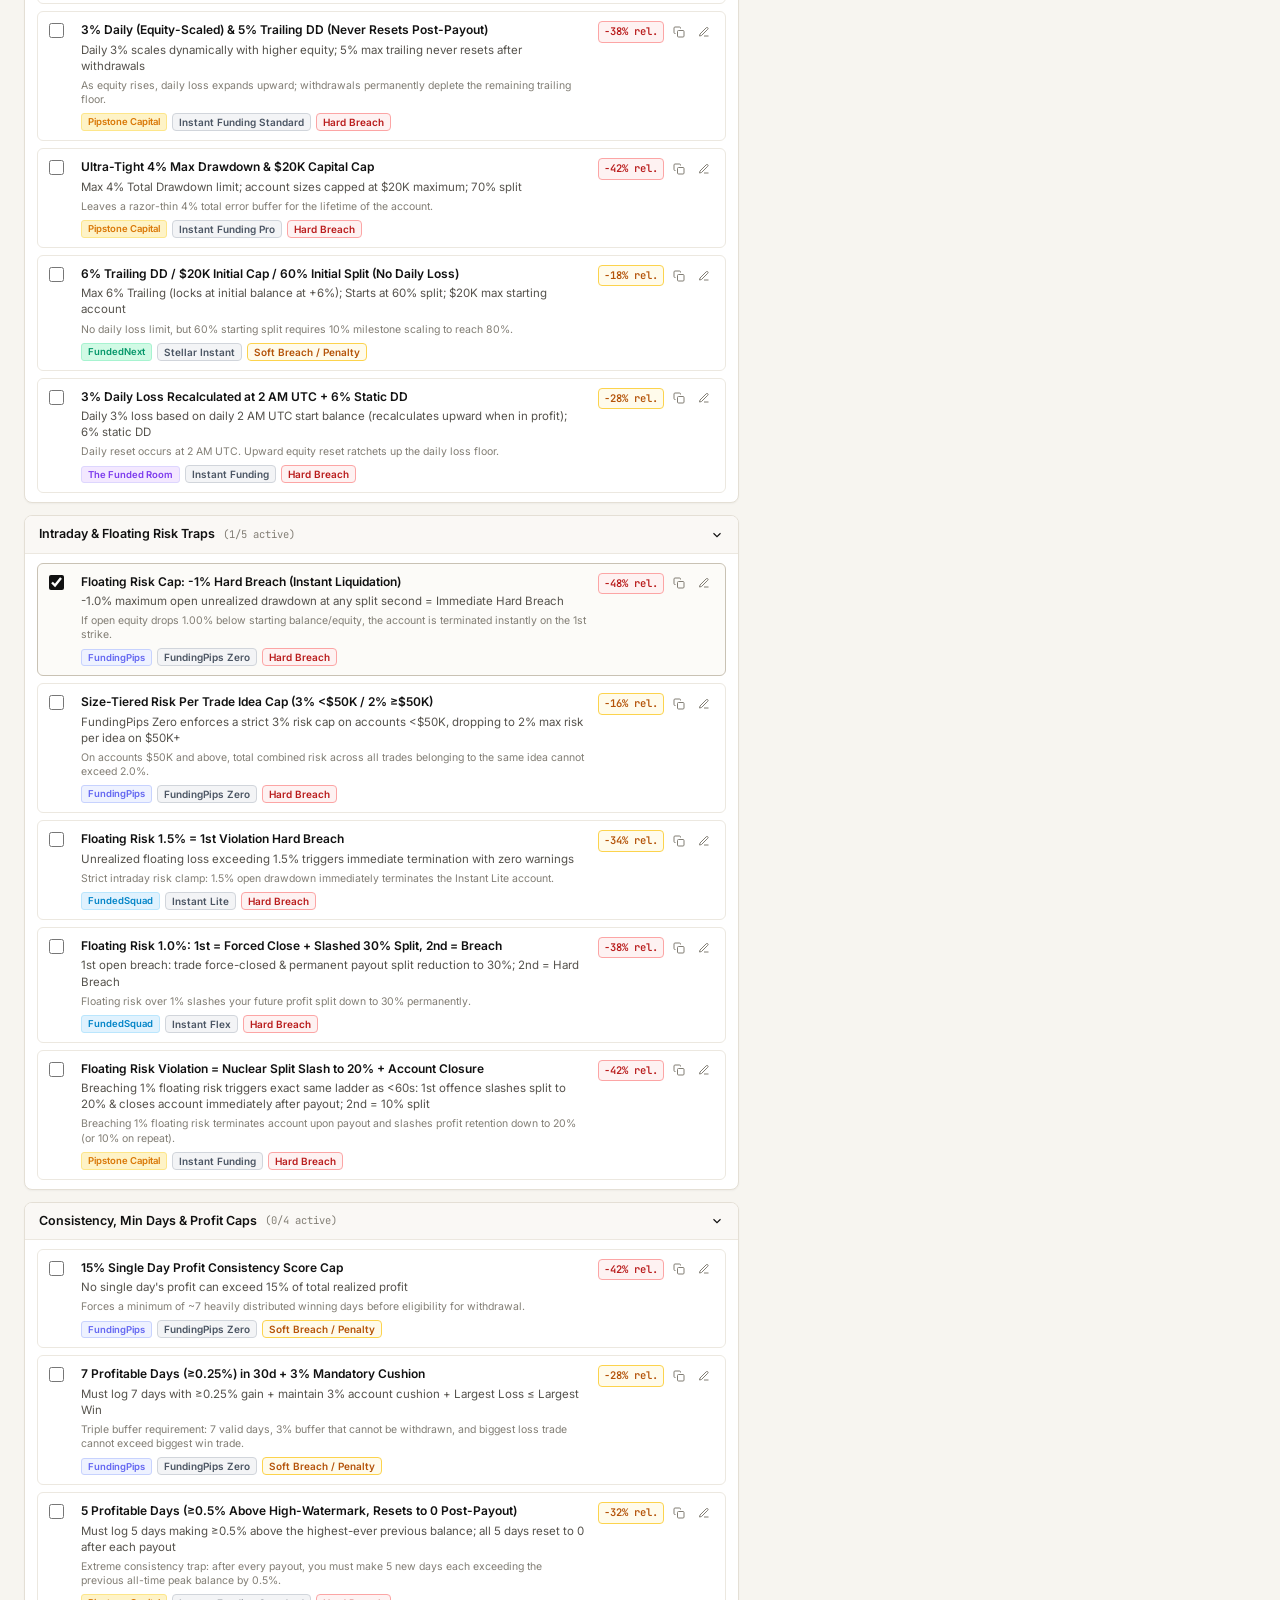
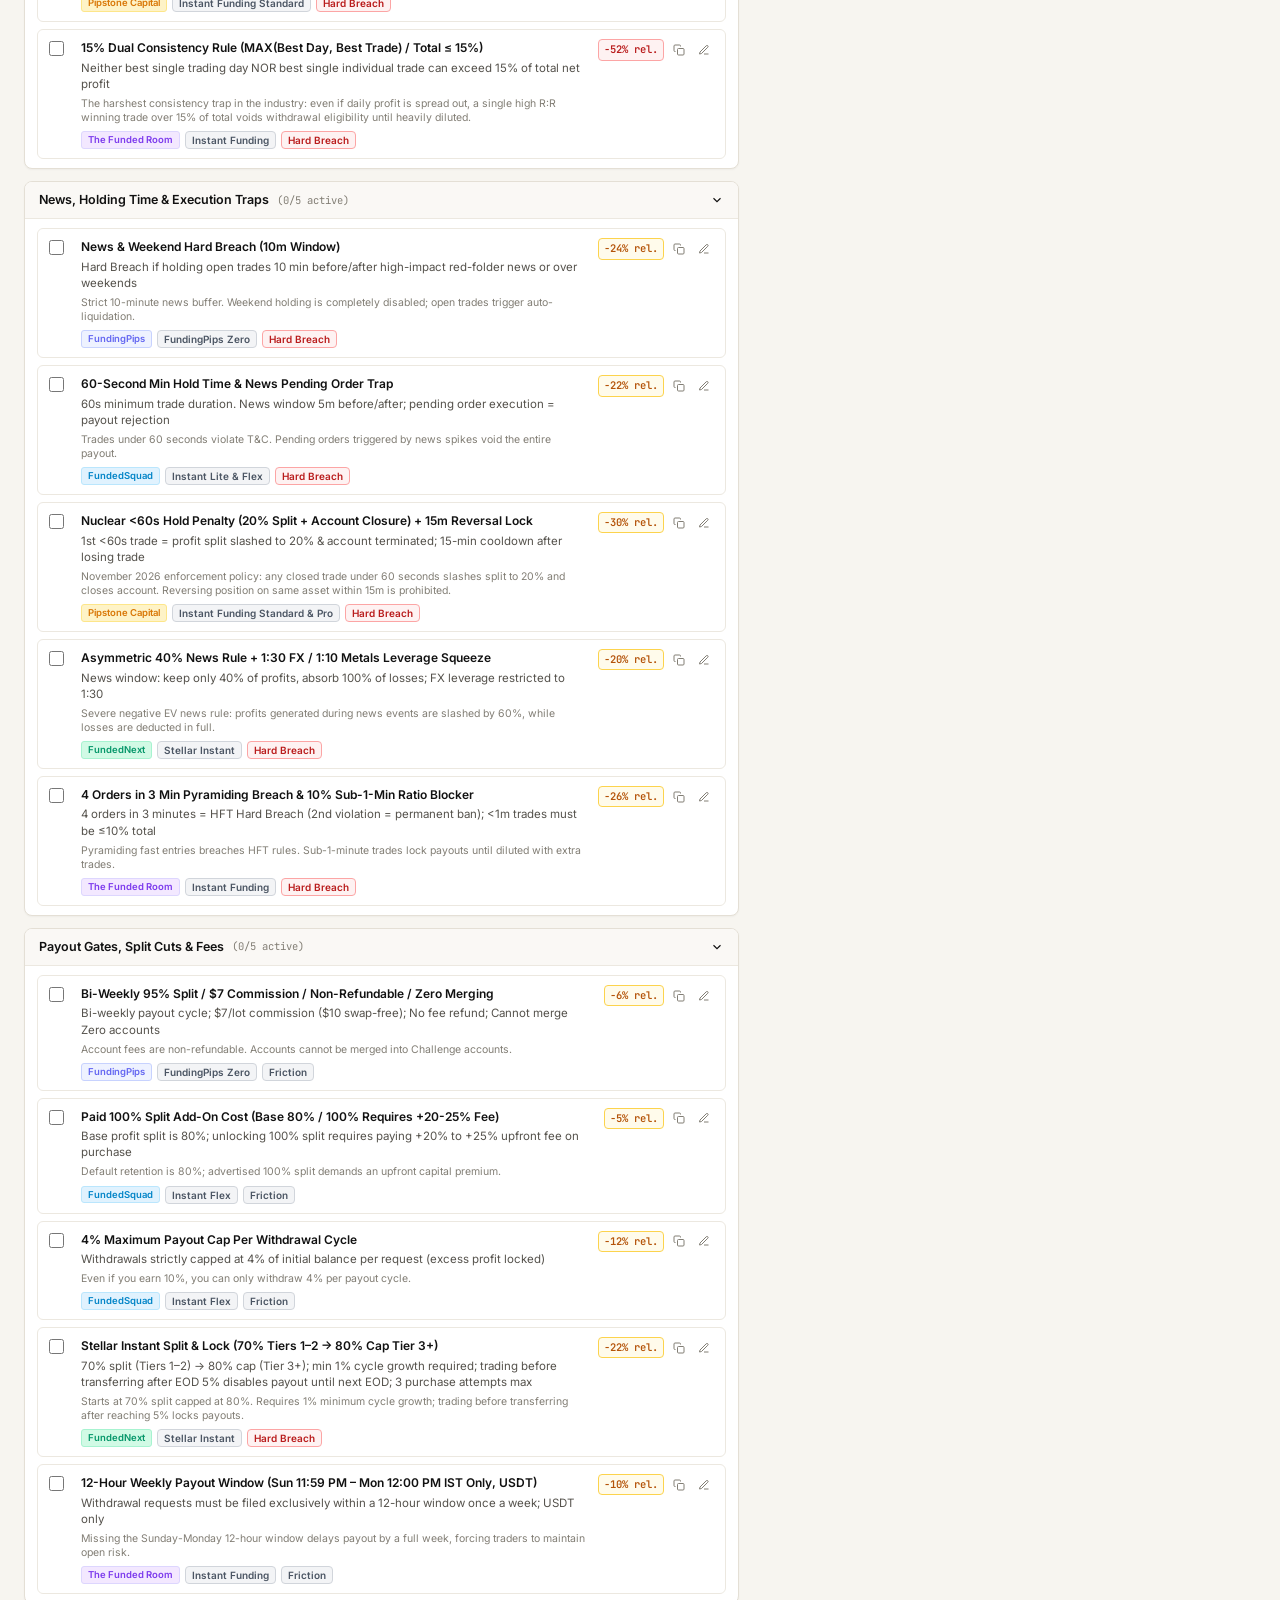
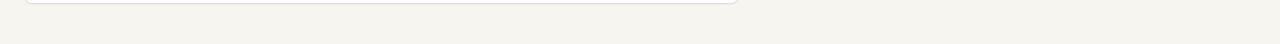
<file: prop_terminal_standalone.html>
<!DOCTYPE html>
<html lang="en">
<head>
  <meta charset="UTF-8">
  <meta name="viewport" content="width=device-width, initial-scale=1.0">
  <title>5-Firm Prop Trading Modular Rule Checklist, Worst-Case Mixer & Passing Certainty Terminal</title>
  <style>
/* ==========================================================================
   5-FIRM PROP TRADING WORKBENCH — INSTITUTIONAL MINIMALIST STYLESHEET
   Aesthetic: Sober, razor-sharp institutional risk terminal
   Palette: Stone Canvas (#F7F5F0), Crisp Cards (#FFFFFF), Hairline Borders (#E4DFD5),
            Obsidian Text (#111111), Brushed Gold (#B68D40), Semantics (Crimson, Amber, Forest)
   ========================================================================== */

@import url('https://fonts.googleapis.com/css2?family=Inter:wght@300;400;500;600;700&family=JetBrains+Mono:wght@400;500;600;700&display=swap');

:root {
  /* Surfaces */
  --bg-canvas: #F7F5F0;
  --bg-card: #FFFFFF;
  --bg-card-subtle: #FAFAF8;
  --bg-card-hover: #F4F2EB;
  --border-light: #E4DFD5;
  --border-subtle: #ECE8E0;
  --border-dark: #333333;

  /* Typography */
  --text-primary: #111111;
  --text-secondary: #55524C;
  --text-muted: #827E75;
  --text-inverted: #FFFFFF;

  /* Accent: Brushed Gold */
  --gold-primary: #B68D40;
  --gold-dark: #916E2E;
  --gold-light: #FBF7EE;
  --gold-border: #E8DCC2;

  /* Risk Semantics */
  --crimson-text: #B91C1C;
  --crimson-bg: #FEF2F2;
  --crimson-border: #FCA5A5;

  --amber-text: #B45309;
  --amber-bg: #FFFBEB;
  --amber-border: #FCD34D;

  --forest-text: #15803D;
  --forest-bg: #F0FDF4;
  --forest-border: #86EFAC;

  /* Firm Brand Tints */
  --fp-color: #6366F1;
  --fs-color: #0284C7;
  --ps-color: #D97706;
  --fn-color: #059669;
  --tfr-color: #7C3AED;

  /* Fonts */
  --font-sans: 'Inter', -apple-system, BlinkMacSystemFont, "Segoe UI", Roboto, sans-serif;
  --font-mono: 'JetBrains Mono', SFMono-Regular, Menlo, Monaco, Consolas, monospace;

  /* Shadows */
  --shadow-sm: 0 1px 2px rgba(17, 17, 17, 0.04);
  --shadow-md: 0 4px 12px rgba(17, 17, 17, 0.06);
  --shadow-lg: 0 12px 32px rgba(17, 17, 17, 0.10);

  /* Transitions */
  --ease-fast: 0.15s cubic-bezier(0.16, 1, 0.3, 1);
}

/* Base Reset */
*, *::before, *::after {
  box-sizing: border-box;
  margin: 0;
  padding: 0;
}

html {
  font-size: 13.5px;
  background-color: var(--bg-canvas);
  color: var(--text-primary);
  font-family: var(--font-sans);
  -webkit-font-smoothing: antialiased;
  -moz-osx-font-smoothing: grayscale;
}

body {
  min-height: 100vh;
  line-height: 1.45;
  background-color: var(--bg-canvas);
  color: var(--text-primary);
  overflow-x: hidden;
}

/* Typography Utilities */
.font-mono {
  font-family: var(--font-mono);
  font-variant-numeric: tabular-nums;
}

h1, h2, h3, h4, h5, h6 {
  font-weight: 600;
  letter-spacing: -0.02em;
  color: var(--text-primary);
}

/* Top Sticky Control Bar */
.top-nav {
  position: sticky;
  top: 0;
  z-index: 100;
  background: rgba(247, 245, 240, 0.95);
  backdrop-filter: blur(12px);
  border-bottom: 1px solid var(--border-light);
  box-shadow: var(--shadow-sm);
}

.top-nav-inner {
  max-width: 1720px;
  margin: 0 auto;
  padding: 8px 24px;
  display: flex;
  flex-direction: column;
  gap: 8px;
}

.nav-header-row {
  display: flex;
  align-items: center;
  justify-content: space-between;
  gap: 16px;
}

.brand-block {
  display: flex;
  align-items: center;
  gap: 12px;
}

.brand-badge {
  background: var(--text-primary);
  color: var(--gold-light);
  font-size: 10.5px;
  font-weight: 700;
  font-family: var(--font-mono);
  padding: 3px 8px;
  border-radius: 4px;
  letter-spacing: 0.05em;
  text-transform: uppercase;
}

.brand-title {
  font-size: 15.5px;
  font-weight: 700;
  display: flex;
  align-items: center;
  gap: 8px;
}

.brand-subtitle {
  font-size: 11.5px;
  color: var(--text-muted);
  font-weight: 400;
}

.nav-global-actions {
  display: flex;
  align-items: center;
  gap: 8px;
}

/* Buttons */
.btn {
  display: inline-flex;
  align-items: center;
  justify-content: center;
  gap: 6px;
  font-family: var(--font-sans);
  font-size: 11.5px;
  font-weight: 500;
  padding: 5px 12px;
  border-radius: 6px;
  border: 1px solid var(--border-light);
  background: var(--bg-card);
  color: var(--text-primary);
  cursor: pointer;
  transition: all var(--ease-fast);
  white-space: nowrap;
  user-select: none;
}

.btn:hover {
  background: var(--bg-card-hover);
  border-color: var(--text-muted);
}

.btn-primary {
  background: var(--text-primary);
  color: var(--text-inverted);
  border-color: var(--text-primary);
}

.btn-primary:hover {
  background: #2b2b2b;
  border-color: #2b2b2b;
}

.btn-gold {
  background: var(--gold-primary);
  color: #FFFFFF;
  border-color: var(--gold-primary);
  font-weight: 600;
}

.btn-gold:hover {
  background: var(--gold-dark);
  border-color: var(--gold-dark);
}

.btn-outline-gold {
  background: var(--gold-light);
  color: var(--gold-dark);
  border-color: var(--gold-border);
}

.btn-outline-gold:hover {
  background: #F4EAD3;
}

.btn-crimson {
  background: var(--crimson-bg);
  color: var(--crimson-text);
  border-color: var(--crimson-border);
}

.btn-crimson:hover {
  background: #FEE2E2;
}

.btn-sm {
  font-size: 10.5px;
  padding: 3px 8px;
  border-radius: 4px;
}

/* Module Tabs Switcher */
.nav-controls-row {
  display: flex;
  align-items: center;
  justify-content: space-between;
  gap: 16px;
  flex-wrap: wrap;
}

.module-tabs {
  display: flex;
  align-items: center;
  background: rgba(228, 223, 213, 0.45);
  padding: 3px;
  border-radius: 8px;
  border: 1px solid var(--border-light);
  gap: 2px;
}

.module-tab-btn {
  display: flex;
  flex-direction: column;
  align-items: flex-start;
  padding: 5px 12px;
  border: none;
  background: transparent;
  border-radius: 6px;
  cursor: pointer;
  transition: all var(--ease-fast);
  text-align: left;
}

.module-tab-btn .tab-name {
  font-size: 11.5px;
  font-weight: 600;
  color: var(--text-secondary);
}

.module-tab-btn .tab-sub {
  font-size: 9.5px;
  color: var(--text-muted);
}

.module-tab-btn:hover {
  background: rgba(255, 255, 255, 0.6);
}

.module-tab-btn.active {
  background: var(--bg-card);
  box-shadow: var(--shadow-sm);
  border: 1px solid var(--border-light);
}

.module-tab-btn.active .tab-name {
  color: var(--text-primary);
}

.module-tab-btn.active .tab-sub {
  color: var(--gold-dark);
  font-weight: 500;
}

/* Account Size Pill Selector */
.size-selector-group {
  display: flex;
  align-items: center;
  gap: 6px;
}

.selector-label {
  font-size: 10.5px;
  font-weight: 600;
  color: var(--text-muted);
  text-transform: uppercase;
  letter-spacing: 0.04em;
}

.size-pills {
  display: flex;
  align-items: center;
  background: rgba(228, 223, 213, 0.4);
  padding: 2px;
  border-radius: 6px;
  border: 1px solid var(--border-light);
  gap: 2px;
}

.size-pill-btn {
  font-family: var(--font-mono);
  font-size: 11px;
  font-weight: 600;
  padding: 4px 9px;
  border-radius: 4px;
  border: none;
  background: transparent;
  color: var(--text-secondary);
  cursor: pointer;
  transition: all var(--ease-fast);
}

.size-pill-btn:hover {
  background: rgba(255, 255, 255, 0.7);
}

.size-pill-btn.active {
  background: var(--text-primary);
  color: var(--text-inverted);
}

/* Firm Filter Chips */
.firm-filter-group {
  display: flex;
  align-items: center;
  gap: 4px;
}

.firm-chip {
  font-size: 11px;
  font-weight: 500;
  padding: 3px 8px;
  border-radius: 4px;
  border: 1px solid var(--border-light);
  background: var(--bg-card);
  color: var(--text-secondary);
  cursor: pointer;
  transition: all var(--ease-fast);
}

.firm-chip:hover {
  border-color: var(--text-muted);
}

.firm-chip.active {
  background: #EFECE5;
  color: var(--text-primary);
  font-weight: 600;
  border-color: #CDC5B7;
}

/* Badges */
.badge {
  display: inline-flex;
  align-items: center;
  gap: 4px;
  font-size: 10px;
  font-weight: 600;
  padding: 2px 6px;
  border-radius: 4px;
  line-height: 1.2;
}

.badge-hard {
  background: var(--crimson-bg);
  color: var(--crimson-text);
  border: 1px solid var(--crimson-border);
}

.badge-soft {
  background: var(--amber-bg);
  color: var(--amber-text);
  border: 1px solid var(--amber-border);
}

.badge-friction {
  background: #F3F4F6;
  color: #4B5563;
  border: 1px solid #D1D5DB;
}

.badge-imported {
  background: #EEF2FF;
  color: #4338CA;
  border: 1px solid #C7D2FE;
  font-family: var(--font-mono);
  font-size: 9.5px;
}

.badge-superseded {
  background: #F3F4F6;
  color: #6B7280;
  border: 1px dashed #9CA3AF;
  font-style: italic;
  font-weight: 400;
}

.firm-tag {
  display: inline-flex;
  align-items: center;
  gap: 4px;
  font-size: 9.5px;
  font-weight: 600;
  padding: 1px 6px;
  border-radius: 3px;
  border: 1px solid transparent;
}

.firm-tag-fp { background: #EEF2FF; color: var(--fp-color); border-color: #C7D2FE; }
.firm-tag-fs { background: #E0F2FE; color: var(--fs-color); border-color: #BAE6FD; }
.firm-tag-ps { background: #FEF3C7; color: var(--ps-color); border-color: #FDE68A; }
.firm-tag-fn { background: #D1FAE5; color: var(--fn-color); border-color: #A7F3D0; }
.firm-tag-tfr { background: #F3E8FF; color: var(--tfr-color); border-color: #DDD6FE; }

/* Main Workspace Layout */
.main-workbench {
  max-width: 1720px;
  margin: 14px auto 40px auto;
  padding: 0 24px;
  display: grid;
  grid-template-columns: 58% calc(42% - 20px);
  gap: 20px;
  align-items: start;
}

/* ==========================================================================
   LEFT COLUMN: CHECKLIST BUILDER (58%)
   ========================================================================== */
.checklist-column {
  display: flex;
  flex-direction: column;
  gap: 14px;
}

/* Module Banner */
.module-banner-card {
  background: var(--bg-card);
  border: 1px solid var(--border-light);
  border-radius: 8px;
  padding: 12px 16px;
  box-shadow: var(--shadow-sm);
  display: flex;
  align-items: center;
  justify-content: space-between;
  gap: 16px;
}

.banner-left {
  display: flex;
  flex-direction: column;
  gap: 3px;
}

.banner-title-row {
  display: flex;
  align-items: center;
  gap: 8px;
}

.banner-title {
  font-size: 15px;
  font-weight: 700;
}

.banner-meta {
  font-size: 11.5px;
  color: var(--text-secondary);
}

.banner-actions {
  display: flex;
  align-items: center;
  gap: 6px;
}

/* Cross-Module Paste Notification Banner */
.clipboard-notification-banner {
  background: #EEF2FF;
  border: 1px solid #C7D2FE;
  border-radius: 8px;
  padding: 9px 14px;
  display: flex;
  align-items: center;
  justify-content: space-between;
  gap: 12px;
  animation: fadeIn 0.2s ease-in;
}

.clipboard-banner-text {
  font-size: 11.5px;
  color: #3730A3;
  display: flex;
  align-items: center;
  gap: 6px;
}

/* Collapsible Universal Policies Bar */
.universal-policies-card {
  background: var(--bg-card);
  border: 1px solid var(--border-light);
  border-radius: 8px;
  overflow: hidden;
  box-shadow: var(--shadow-sm);
}

.universal-header {
  padding: 9px 14px;
  background: #FAF8F5;
  border-bottom: 1px solid var(--border-subtle);
  display: flex;
  align-items: center;
  justify-content: space-between;
  cursor: pointer;
  user-select: none;
}

.universal-header:hover {
  background: #F4EFE7;
}

.universal-header-left {
  display: flex;
  align-items: center;
  gap: 8px;
}

.universal-title {
  font-size: 12px;
  font-weight: 600;
  color: var(--text-primary);
}

.universal-count-badge {
  font-size: 10px;
  font-family: var(--font-mono);
  background: var(--bg-card);
  border: 1px solid var(--border-light);
  padding: 1px 6px;
  border-radius: 4px;
  color: var(--text-secondary);
}

.universal-body {
  padding: 10px 14px;
  display: flex;
  flex-direction: column;
  gap: 8px;
}

/* Rule Buckets / Categories */
.rule-bucket-card {
  background: var(--bg-card);
  border: 1px solid var(--border-light);
  border-radius: 8px;
  overflow: hidden;
  box-shadow: var(--shadow-sm);
  transition: border-color var(--ease-fast);
}

.rule-bucket-header {
  padding: 9px 14px;
  background: #FAF8F5;
  border-bottom: 1px solid var(--border-subtle);
  display: flex;
  align-items: center;
  justify-content: space-between;
  cursor: pointer;
  user-select: none;
}

.rule-bucket-header:hover {
  background: #F4EFE7;
}

.bucket-header-left {
  display: flex;
  align-items: center;
  gap: 8px;
}

.bucket-title {
  font-size: 12.5px;
  font-weight: 600;
}

.bucket-counter {
  font-size: 10.5px;
  font-family: var(--font-mono);
  color: var(--text-muted);
}

.bucket-body {
  padding: 9px 12px;
  display: flex;
  flex-direction: column;
  gap: 7px;
}

/* Individual Rule Item Row */
.rule-card {
  border: 1px solid var(--border-subtle);
  border-radius: 6px;
  padding: 9px 11px;
  background: var(--bg-card);
  display: grid;
  grid-template-columns: 22px 1fr auto;
  gap: 10px;
  align-items: flex-start;
  transition: all var(--ease-fast);
}

.rule-card:hover {
  border-color: #D3CDC1;
  background: var(--bg-card-hover);
}

.rule-card.checked {
  background: #FCFBF8;
  border-color: #C9C2B4;
}

.rule-card.superseded {
  opacity: 0.60;
  background: #F9F9F9;
  border-style: dashed;
}

.rule-checkbox-wrapper {
  padding-top: 2px;
}

.rule-checkbox {
  width: 15px;
  height: 15px;
  cursor: pointer;
  accent-color: var(--text-primary);
}

.rule-content {
  display: flex;
  flex-direction: column;
  gap: 3px;
}

.rule-header-row {
  display: flex;
  align-items: baseline;
  gap: 8px;
  flex-wrap: wrap;
}

.rule-title {
  font-size: 12px;
  font-weight: 600;
  color: var(--text-primary);
}

.rule-threshold-text {
  font-size: 11.5px;
  color: var(--text-secondary);
  line-height: 1.4;
}

.rule-desc {
  font-size: 10.5px;
  color: var(--text-muted);
  line-height: 1.35;
  margin-top: 2px;
}

.rule-provenance-row {
  display: flex;
  align-items: center;
  gap: 5px;
  margin-top: 3px;
  flex-wrap: wrap;
}

.rule-actions-col {
  display: flex;
  align-items: center;
  gap: 5px;
}

.impact-pill {
  font-family: var(--font-mono);
  font-size: 10.5px;
  font-weight: 600;
  padding: 2px 5px;
  border-radius: 4px;
  white-space: nowrap;
}

.impact-high {
  background: var(--crimson-bg);
  color: var(--crimson-text);
  border: 1px solid var(--crimson-border);
}

.impact-med {
  background: var(--amber-bg);
  color: var(--amber-text);
  border: 1px solid var(--amber-border);
}

.impact-low {
  background: #F3F4F6;
  color: #4B5563;
  border: 1px solid #D1D5DB;
}

.impact-positive {
  background: var(--forest-bg);
  color: var(--forest-text);
  border: 1px solid var(--forest-border);
}

.action-icon-btn {
  background: transparent;
  border: 1px solid transparent;
  border-radius: 4px;
  padding: 3px;
  color: var(--text-muted);
  cursor: pointer;
  display: inline-flex;
  align-items: center;
  justify-content: center;
  transition: all var(--ease-fast);
}

.action-icon-btn:hover {
  background: #EAE6DD;
  color: var(--text-primary);
  border-color: var(--border-light);
}

.action-icon-btn.danger:hover {
  background: #FEE2E2;
  color: var(--crimson-text);
  border-color: var(--crimson-border);
}

/* ==========================================================================
   RIGHT COLUMN: LIVE TELEMETRY, 3-LAYER ENGINE & ANALYTICS (42% STICKY)
   ========================================================================== */
.telemetry-column {
  position: sticky;
  top: 96px;
  display: flex;
  flex-direction: column;
  gap: 14px;
  max-height: calc(100vh - 110px);
  overflow-y: auto;
  padding-right: 4px;
}

.telemetry-column::-webkit-scrollbar {
  width: 5px;
}
.telemetry-column::-webkit-scrollbar-track {
  background: transparent;
}
.telemetry-column::-webkit-scrollbar-thumb {
  background: #D8D2C5;
  border-radius: 4px;
}

/* Twin Hero Scorecard */
.hero-telemetry-card {
  background: var(--bg-card);
  border: 1px solid var(--border-light);
  border-radius: 8px;
  padding: 16px 18px;
  box-shadow: var(--shadow-md);
  position: relative;
  overflow: hidden;
}

.hero-telemetry-card::before {
  content: "";
  position: absolute;
  top: 0;
  left: 0;
  right: 0;
  height: 3px;
  background: var(--text-primary);
}

.twin-hero-grid {
  display: grid;
  grid-template-columns: 1fr 1fr;
  gap: 14px;
  margin-bottom: 12px;
}

.hero-column {
  display: flex;
  flex-direction: column;
}

.hero-column:first-child {
  border-right: 1px solid var(--border-subtle);
  padding-right: 14px;
}

.hero-header-row {
  display: flex;
  align-items: center;
  justify-content: space-between;
  margin-bottom: 8px;
}

.hero-label {
  font-size: 10px;
  font-weight: 700;
  text-transform: uppercase;
  letter-spacing: 0.05em;
  color: var(--text-muted);
}

.risk-grade-badge {
  font-family: var(--font-mono);
  font-size: 14px;
  font-weight: 800;
  padding: 2px 8px;
  border-radius: 5px;
  border: 1px solid transparent;
  display: inline-flex;
  align-items: center;
}

.hero-metric-display {
  display: flex;
  align-items: baseline;
  gap: 4px;
  margin-bottom: 4px;
}

.hero-number {
  font-family: var(--font-mono);
  font-size: 34px;
  font-weight: 700;
  line-height: 1;
  color: var(--text-primary);
  letter-spacing: -0.04em;
}

.hero-unit {
  font-size: 18px;
  font-weight: 600;
  color: var(--text-muted);
}

.hero-grade-desc {
  font-size: 11px;
  color: var(--text-secondary);
  font-weight: 500;
}

/* Metric Strip Grid (Layers 1 & 3) */
.metric-strip-card {
  background: #FAF8F5;
  border: 1px solid var(--border-subtle);
  border-radius: 6px;
  padding: 10px 12px;
  margin-bottom: 10px;
}

.metric-strip-header {
  font-size: 10px;
  font-weight: 700;
  text-transform: uppercase;
  letter-spacing: 0.05em;
  color: var(--text-muted);
  margin-bottom: 8px;
  display: flex;
  align-items: center;
  justify-content: space-between;
}

.metric-strip-grid {
  display: grid;
  grid-template-columns: repeat(4, 1fr);
  gap: 8px;
}

.strip-cell {
  display: flex;
  flex-direction: column;
  gap: 2px;
}

.strip-cell-label {
  font-size: 9.5px;
  color: var(--text-muted);
  font-weight: 500;
}

.strip-cell-val {
  font-family: var(--font-mono);
  font-size: 12px;
  font-weight: 700;
  color: var(--text-primary);
}

.strip-cell-sub {
  font-family: var(--font-mono);
  font-size: 9px;
  color: var(--text-secondary);
}

/* Stage Funnel Gauges */
.stage-funnel-container {
  display: flex;
  flex-direction: column;
  gap: 9px;
  padding-top: 12px;
  border-top: 1px solid var(--border-subtle);
}

.funnel-stage-row {
  display: flex;
  flex-direction: column;
  gap: 3px;
}

.funnel-stage-labels {
  display: flex;
  align-items: center;
  justify-content: space-between;
  font-size: 11px;
}

.funnel-stage-name {
  font-weight: 500;
  color: var(--text-secondary);
}

.funnel-stage-value {
  font-family: var(--font-mono);
  font-weight: 600;
  color: var(--text-primary);
}

.progress-track {
  width: 100%;
  height: 5px;
  background: #EFECE6;
  border-radius: 3px;
  overflow: hidden;
}

.progress-bar-fill {
  height: 100%;
  border-radius: 3px;
  transition: width 0.25s cubic-bezier(0.16, 1, 0.3, 1);
}

/* Exact Dollar Math Grid */
.telemetry-card {
  background: var(--bg-card);
  border: 1px solid var(--border-light);
  border-radius: 8px;
  padding: 14px 16px;
  box-shadow: var(--shadow-sm);
}

.telemetry-card-title {
  font-size: 11px;
  font-weight: 700;
  text-transform: uppercase;
  letter-spacing: 0.05em;
  color: var(--text-muted);
  margin-bottom: 10px;
  display: flex;
  align-items: center;
  justify-content: space-between;
}

.dollar-math-grid {
  display: grid;
  grid-template-columns: repeat(2, 1fr);
  gap: 8px;
}

.math-cell {
  background: #FAF8F5;
  border: 1px solid var(--border-subtle);
  border-radius: 6px;
  padding: 7px 9px;
  display: flex;
  flex-direction: column;
  gap: 2px;
}

.math-cell-label {
  font-size: 10px;
  color: var(--text-muted);
  font-weight: 500;
}

.math-cell-value {
  font-family: var(--font-mono);
  font-size: 12.5px;
  font-weight: 700;
  color: var(--text-primary);
}

.math-cell-sub {
  font-family: var(--font-mono);
  font-size: 9.5px;
  color: var(--text-secondary);
}

/* 5x5 Sensitivity Heatmap Matrix */
.sensitivity-heatmap-table {
  width: 100%;
  border-collapse: collapse;
  font-size: 10.5px;
  margin-top: 6px;
}

.sensitivity-heatmap-table th, .sensitivity-heatmap-table td {
  padding: 6px 4px;
  text-align: center;
  border: 1px solid var(--border-subtle);
}

.sensitivity-heatmap-table th {
  background: #FAF8F5;
  font-weight: 600;
  font-size: 9.5px;
  color: var(--text-secondary);
}

.sens-cell {
  font-family: var(--font-mono);
  font-weight: 600;
  cursor: pointer;
  transition: transform 0.1s ease;
}

.sens-cell:hover {
  transform: scale(1.08);
  box-shadow: 0 0 6px rgba(0,0,0,0.15);
  z-index: 2;
  position: relative;
}

.sens-sweet-spot {
  outline: 2px solid var(--gold-primary);
  font-weight: 800;
  position: relative;
}

/* Rule Killer Marginal Delta Inspector */
.certainty-killers-list {
  display: flex;
  flex-direction: column;
  gap: 7px;
}

.killer-item {
  display: flex;
  align-items: center;
  justify-content: space-between;
  gap: 8px;
  padding: 7px 9px;
  background: #FAF8F5;
  border-radius: 6px;
  border-left: 3px solid var(--crimson-text);
}

.killer-left {
  display: flex;
  flex-direction: column;
  gap: 2px;
  overflow: hidden;
}

.killer-title {
  font-size: 11px;
  font-weight: 600;
  color: var(--text-primary);
  white-space: nowrap;
  overflow: hidden;
  text-overflow: ellipsis;
}

.killer-provenance {
  font-size: 9.5px;
  color: var(--text-muted);
}

.killer-right {
  display: flex;
  align-items: center;
  gap: 6px;
  white-space: nowrap;
}

.killer-delta-badge {
  font-family: var(--font-mono);
  font-size: 10px;
  font-weight: 700;
  color: var(--forest-text);
  background: var(--forest-bg);
  border: 1px solid var(--forest-border);
  padding: 2px 5px;
  border-radius: 4px;
}

/* Day-by-Day Equity Replay SVG Chart */
.replay-chart-card {
  background: var(--bg-card);
  border: 1px solid var(--border-light);
  border-radius: 8px;
  padding: 14px 16px;
}

.replay-controls-row {
  display: flex;
  align-items: center;
  justify-content: space-between;
  gap: 10px;
  margin-bottom: 8px;
  flex-wrap: wrap;
}

.replay-select {
  font-size: 11px;
  padding: 4px 8px;
  border: 1px solid var(--border-light);
  border-radius: 4px;
  background: var(--bg-card);
  color: var(--text-primary);
}

.replay-scrubber-wrapper {
  display: flex;
  align-items: center;
  gap: 8px;
  font-size: 10px;
  color: var(--text-secondary);
}

.replay-svg-container {
  width: 100%;
  height: 120px;
  background: #FAF8F5;
  border: 1px solid var(--border-subtle);
  border-radius: 6px;
  overflow: hidden;
  position: relative;
}

/* Monte Carlo 10,000 Paths */
.monte-carlo-card {
  background: var(--bg-card);
  border: 1px solid var(--border-light);
  border-radius: 8px;
  padding: 14px 16px;
  box-shadow: var(--shadow-sm);
}

.mc-controls-grid {
  display: grid;
  grid-template-columns: repeat(2, 1fr);
  gap: 10px;
  margin-bottom: 12px;
}

.mc-control-item {
  display: flex;
  flex-direction: column;
  gap: 3px;
}

.mc-control-label-row {
  display: flex;
  align-items: center;
  justify-content: space-between;
  font-size: 10.5px;
}

.mc-control-name {
  color: var(--text-secondary);
  font-weight: 500;
}

.mc-control-val {
  font-family: var(--font-mono);
  font-weight: 700;
  color: var(--text-primary);
}

.mc-slider {
  width: 100%;
  accent-color: var(--text-primary);
  cursor: pointer;
}

.mc-run-row {
  display: flex;
  align-items: center;
  justify-content: space-between;
  gap: 10px;
  margin-bottom: 10px;
}

.mc-results-box {
  background: #FAF8F5;
  border: 1px solid var(--border-subtle);
  border-radius: 6px;
  padding: 9px 11px;
  display: flex;
  flex-direction: column;
  gap: 6px;
}

.mc-metrics-summary {
  display: grid;
  grid-template-columns: repeat(3, 1fr);
  gap: 6px;
  text-align: center;
}

.mc-metric-item {
  display: flex;
  flex-direction: column;
}

.mc-metric-num {
  font-family: var(--font-mono);
  font-size: 13.5px;
  font-weight: 700;
  color: var(--text-primary);
}

.mc-metric-label {
  font-size: 9.5px;
  color: var(--text-muted);
}

.mc-failure-tags {
  display: flex;
  flex-wrap: wrap;
  gap: 4px;
  margin-top: 4px;
}

.mc-fail-tag {
  font-family: var(--font-mono);
  font-size: 9.5px;
  padding: 2px 5px;
  border-radius: 3px;
  background: #F3F4F6;
  color: #4B5563;
}

/* Cockpit Export & Scenario Bar */
.scenario-actions-card {
  background: var(--bg-card);
  border: 1px solid var(--border-light);
  border-radius: 8px;
  padding: 10px 14px;
  display: flex;
  flex-direction: column;
  gap: 6px;
}

.export-btn-group {
  display: grid;
  grid-template-columns: repeat(3, 1fr);
  gap: 6px;
}

/* ==========================================
   PRE-TRADE SANDBOX & CSV IMPORTER MODAL
   ========================================== */
.sandbox-tabs-nav {
  display: flex;
  align-items: center;
  gap: 4px;
  border-bottom: 1px solid var(--border-light);
  padding: 0 20px;
  background: #FAF8F5;
}

.sandbox-tab-btn {
  padding: 10px 16px;
  border: none;
  background: transparent;
  font-size: 12px;
  font-weight: 600;
  color: var(--text-secondary);
  cursor: pointer;
  border-bottom: 2px solid transparent;
}

.sandbox-tab-btn.active {
  color: var(--text-primary);
  border-bottom-color: var(--text-primary);
  background: var(--bg-card);
}

.sandbox-ticket-grid {
  display: grid;
  grid-template-columns: repeat(3, 1fr);
  gap: 12px;
  background: #FAF8F5;
  border: 1px solid var(--border-subtle);
  border-radius: 6px;
  padding: 14px;
  margin-bottom: 16px;
}

.sandbox-ticket-item {
  display: flex;
  flex-direction: column;
  gap: 3px;
}

.sandbox-ticket-item label {
  font-size: 10.5px;
  font-weight: 600;
  color: var(--text-secondary);
}

.sandbox-ticket-item input, .sandbox-ticket-item select {
  padding: 6px 8px;
  border: 1px solid var(--border-light);
  border-radius: 4px;
  font-size: 12px;
  background: #FFFFFF;
}

.firm-audit-cards-grid {
  display: grid;
  grid-template-columns: repeat(5, 1fr);
  gap: 10px;
}

.firm-audit-card {
  border: 1px solid var(--border-light);
  border-radius: 6px;
  background: #FFFFFF;
  padding: 10px;
  display: flex;
  flex-direction: column;
  gap: 6px;
}

.firm-audit-header {
  display: flex;
  align-items: center;
  justify-content: space-between;
}

.firm-audit-name {
  font-size: 11.5px;
  font-weight: 700;
}

.audit-verdict-badge {
  font-family: var(--font-mono);
  font-size: 9.5px;
  font-weight: 700;
  padding: 2px 6px;
  border-radius: 4px;
}

.verdict-pass { background: var(--forest-bg); color: var(--forest-text); border: 1px solid var(--forest-border); }
.verdict-breach { background: var(--crimson-bg); color: var(--crimson-text); border: 1px solid var(--crimson-border); }
.verdict-slash { background: var(--amber-bg); color: var(--amber-text); border: 1px solid var(--amber-border); }
.verdict-deduct { background: #F3E8FF; color: #7C3AED; border: 1px solid #DDD6FE; }

.audit-log-list {
  font-size: 10px;
  color: var(--text-secondary);
  line-height: 1.35;
  display: flex;
  flex-direction: column;
  gap: 3px;
}

/* CSV Dropzone */
.csv-dropzone {
  border: 2px dashed #D3CDC1;
  border-radius: 8px;
  padding: 24px;
  text-align: center;
  background: #FAF8F5;
  cursor: pointer;
  transition: all var(--ease-fast);
}

.csv-dropzone:hover {
  border-color: var(--text-primary);
  background: #F4EFE7;
}

/* Modal Overlays & Drawers */
.modal-overlay {
  position: fixed;
  inset: 0;
  background: rgba(17, 17, 17, 0.45);
  backdrop-filter: blur(4px);
  z-index: 1000;
  display: flex;
  align-items: center;
  justify-content: center;
  padding: 20px;
  opacity: 0;
  pointer-events: none;
  transition: opacity 0.2s ease;
}

.modal-overlay.open {
  opacity: 1;
  pointer-events: auto;
}

.modal-card {
  background: var(--bg-card);
  border: 1px solid var(--border-light);
  border-radius: 10px;
  box-shadow: var(--shadow-lg);
  max-width: 900px;
  width: 100%;
  max-height: 85vh;
  display: flex;
  flex-direction: column;
  overflow: hidden;
  animation: slideUp 0.2s ease;
}

.modal-header {
  padding: 12px 18px;
  border-bottom: 1px solid var(--border-light);
  display: flex;
  align-items: center;
  justify-content: space-between;
  background: #FAF8F5;
}

.modal-title {
  font-size: 14.5px;
  font-weight: 700;
}

.modal-body {
  padding: 18px;
  overflow-y: auto;
  display: flex;
  flex-direction: column;
  gap: 14px;
}

.modal-footer {
  padding: 10px 18px;
  border-top: 1px solid var(--border-light);
  background: #FAF8F5;
  display: flex;
  align-items: center;
  justify-content: flex-end;
  gap: 8px;
}

/* Drawers */
.drawer-overlay {
  position: fixed;
  inset: 0;
  background: rgba(17, 17, 17, 0.45);
  backdrop-filter: blur(4px);
  z-index: 1000;
  opacity: 0;
  pointer-events: none;
  transition: opacity 0.2s ease;
}

.drawer-overlay.open {
  opacity: 1;
  pointer-events: auto;
}

.drawer-panel {
  position: fixed;
  top: 0;
  right: 0;
  bottom: 0;
  width: 440px;
  max-width: 90vw;
  background: var(--bg-card);
  box-shadow: -8px 0 24px rgba(0,0,0,0.12);
  z-index: 1001;
  display: flex;
  flex-direction: column;
  transform: translateX(100%);
  transition: transform 0.25s cubic-bezier(0.16, 1, 0.3, 1);
}

.drawer-panel.open {
  transform: translateX(0);
}

.drawer-header {
  padding: 14px 18px;
  border-bottom: 1px solid var(--border-light);
  display: flex;
  align-items: center;
  justify-content: space-between;
  background: #FAF8F5;
}

.drawer-body {
  padding: 18px;
  overflow-y: auto;
  display: flex;
  flex-direction: column;
  gap: 14px;
  flex: 1;
}

/* Toast */
.toast-container {
  position: fixed;
  bottom: 24px;
  right: 24px;
  z-index: 9999;
  display: flex;
  flex-direction: column;
  gap: 8px;
  pointer-events: none;
}

.toast {
  background: var(--text-primary);
  color: var(--text-inverted);
  padding: 9px 14px;
  border-radius: 6px;
  font-size: 11.5px;
  font-weight: 500;
  box-shadow: var(--shadow-lg);
  pointer-events: auto;
  display: flex;
  align-items: center;
  gap: 8px;
  animation: toastIn 0.2s ease;
}

/* Heatmap Table */
.heatmap-table-container {
  width: 100%;
  overflow-x: auto;
  border: 1px solid var(--border-light);
  border-radius: 6px;
}

.heatmap-table {
  width: 100%;
  border-collapse: collapse;
  font-size: 11px;
}

.heatmap-table th, .heatmap-table td {
  padding: 7px 9px;
  border: 1px solid var(--border-subtle);
  text-align: center;
}

.heatmap-table th {
  background: #FAF8F5;
  font-weight: 600;
  color: var(--text-secondary);
}

.heatmap-table th.col-module {
  text-align: left;
  min-width: 130px;
}

.heatmap-cell {
  cursor: pointer;
  transition: transform 0.1s ease;
}

.heatmap-cell:hover {
  transform: scale(1.04);
  box-shadow: 0 0 8px rgba(0,0,0,0.15);
  z-index: 2;
  position: relative;
}

.heatmap-score {
  font-family: var(--font-mono);
  font-weight: 700;
  font-size: 11.5px;
  display: block;
}

.heatmap-grade {
  font-size: 9.5px;
  font-weight: 600;
}

/* Keyframes */
@keyframes fadeIn {
  from { opacity: 0; transform: translateY(-4px); }
  to { opacity: 1; transform: translateY(0); }
}

@keyframes slideUp {
  from { opacity: 0; transform: translateY(12px); }
  to { opacity: 1; transform: translateY(0); }
}

@keyframes toastIn {
  from { opacity: 0; transform: translateY(16px); }
  to { opacity: 1; transform: translateY(0); }
}

/* Print Styles */
@media print {
  body {
    background: #FFFFFF !important;
    color: #000000 !important;
  }
  .top-nav, .nav-global-actions, .banner-actions, .rule-actions-col,
  .mc-run-row, .scenario-actions-card, .btn, .action-icon-btn, .modal-overlay,
  .drawer-overlay, .toast-container, .replay-controls-row {
    display: none !important;
  }
  .main-workbench {
    display: block !important;
    max-width: 100% !important;
    margin: 0 !important;
    padding: 0 !important;
  }
  .telemetry-column {
    position: static !important;
    max-height: none !important;
    overflow: visible !important;
    margin-bottom: 24px !important;
  }
  .hero-telemetry-card, .rule-bucket-card, .telemetry-card, .replay-chart-card {
    box-shadow: none !important;
    border: 1px solid #CCCCCC !important;
    page-break-inside: avoid;
  }
}

@media (max-width: 1200px) {
  .main-workbench {
    grid-template-columns: 1fr;
  }
  .telemetry-column {
    position: static;
    max-height: none;
    overflow: visible;
  }
  .firm-audit-cards-grid {
    grid-template-columns: repeat(2, 1fr);
  }
}

</style>
  <link rel="icon" href="data:image/svg+xml,<svg xmlns='http://www.w3.org/2000/svg' viewBox='0 0 24 24' fill='%23B68D40'><path d='M12 2L2 7l10 5 10-5-10-5zM2 17l10 5 10-5M2 12l10 5 10-5'/></svg>">
</head>
<body>

  <!-- ==========================================
       TOP STICKY CONTROL BAR
       ========================================== -->
  <header class="top-nav">
    <div class="top-nav-inner">
      <!-- Row 1: Brand & Global Actions -->
      <div class="nav-header-row">
        <div class="brand-block">
          <span class="brand-badge">PROPFIRM RISK ANALYTICS</span>
          <div>
            <h1 class="brand-title">5-Firm Modular Rule Checklist & Passing Certainty Terminal</h1>
            <p class="brand-subtitle">FundingPips · FundedSquad · Pipstone Capital · FundedNext · The Funded Room</p>
          </div>
        </div>

        <div class="nav-global-actions">
          <button id="btnOpenSandbox" class="btn btn-gold" title="Open Pre-Trade Violation Sandbox & CSV Importer">
            <svg width="14" height="14" viewBox="0 0 24 24" fill="none" stroke="currentColor" stroke-width="2"><path d="M14.7 6.3a1 1 0 0 0 0 1.4l1.6 1.6a1 1 0 0 0 1.4 0l3.77-3.77a6 6 0 0 1-7.94 7.94l-6.91 6.91a2.12 2.12 0 0 1-3-3l6.91-6.91a6 6 0 0 1 7.94-7.94l-3.76 3.76z"/></svg>
            Pre-Trade Sandbox & CSV Importer
          </button>
          <button id="btnOpenHeatmap" class="btn btn-primary" title="Compare All 6 Modules Worst-Case across all account sizes">
            <svg width="14" height="14" viewBox="0 0 24 24" fill="none" stroke="currentColor" stroke-width="2"><rect x="3" y="3" width="7" height="7"/><rect x="14" y="3" width="7" height="7"/><rect x="14" y="14" width="7" height="7"/><rect x="3" y="14" width="7" height="7"/></svg>
            All-Modules Heatmap Matrix
          </button>
          <button id="btnOpenPresets" class="btn" title="Saved Scenarios & Benchmark Presets">
            <svg width="14" height="14" viewBox="0 0 24 24" fill="none" stroke="currentColor" stroke-width="2"><path d="M19 21H5a2 2 0 0 1-2-2V5a2 2 0 0 1 2-2h11l5 5v11a2 2 0 0 1-2 2z"/><polyline points="17 21 17 13 7 13 7 21"/><polyline points="7 3 7 8 15 8"/></svg>
            Scenarios & Presets
          </button>
          <button id="btnOpenCalibration" class="btn" title="Inspect & Calibrate Empirical Weights">
            <svg width="14" height="14" viewBox="0 0 24 24" fill="none" stroke="currentColor" stroke-width="2"><circle cx="12" cy="12" r="3"/><path d="M19.4 15a1.65 1.65 0 0 0 .33 1.82l.06.06a2 2 0 0 1 0 2.83 2 2 0 0 1-2.83 0l-.06-.06a1.65 1.65 0 0 0-1.82-.33 1.65 1.65 0 0 0-1 1.51V21a2 2 0 0 1-2 2 2 2 0 0 1-2-2v-.09A1.65 1.65 0 0 0 9 19.4a1.65 1.65 0 0 0-1.82.33l-.06.06a2 2 0 0 1-2.83 0 2 2 0 0 1 0-2.83l.06-.06a1.65 1.65 0 0 0 .33-1.82 1.65 1.65 0 0 0-1.51-1H3a2 2 0 0 1-2-2 2 2 0 0 1 2-2h.09A1.65 1.65 0 0 0 4.6 9a1.65 1.65 0 0 0-.33-1.82l-.06-.06a2 2 0 0 1 0-2.83 2 2 0 0 1 2.83 0l.06.06a1.65 1.65 0 0 0 1.82.33H9a1.65 1.65 0 0 0 1-1.51V3a2 2 0 0 1 2-2 2 2 0 0 1 2 2v.09a1.65 1.65 0 0 0 1 1.51 1.65 1.65 0 0 0 1.82-.33l.06-.06a2 2 0 0 1 2.83 0 2 2 0 0 1 0 2.83l-.06.06a1.65 1.65 0 0 0-.33 1.82V9a1.65 1.65 0 0 0 1.51 1H21a2 2 0 0 1 2 2 2 2 0 0 1-2 2h-.09a1.65 1.65 0 0 0-1.51 1z"/></svg>
            Calibrate Weights
          </button>
        </div>
      </div>

      <!-- Row 2: Module Switcher Tabs + Account Size Pills + Firm Filter -->
      <div class="nav-controls-row">
        <!-- 6 Module Lanes -->
        <div class="module-tabs" id="moduleTabsContainer">
          <!-- Rendered dynamically -->
        </div>

        <!-- Account Size Pills -->
        <div class="size-selector-group">
          <span class="selector-label">Account Size:</span>
          <div class="size-pills" id="sizePillsContainer">
            <button class="size-pill-btn" data-size="5000">$5K</button>
            <button class="size-pill-btn" data-size="10000">$10K</button>
            <button class="size-pill-btn" data-size="25000">$25K</button>
            <button class="size-pill-btn active" data-size="50000">$50K</button>
            <button class="size-pill-btn" data-size="100000">$100K</button>
            <button class="size-pill-btn" data-size="200000">$200K</button>
          </div>
        </div>

        <!-- Firm Filter Chips -->
        <div class="firm-filter-group" id="firmFilterGroup">
          <span class="selector-label">Firm Filter:</span>
          <button class="firm-chip active" data-firm="all">All (5)</button>
          <button class="firm-chip active" data-firm="fundingpips">FP</button>
          <button class="firm-chip active" data-firm="fundedsquad">FS</button>
          <button class="firm-chip active" data-firm="pipstone">PS</button>
          <button class="firm-chip active" data-firm="fundednext">FN</button>
          <button class="firm-chip active" data-firm="thefundedroom">TFR</button>
        </div>
      </div>
    </div>
  </header>

  <!-- ==========================================
       MAIN WORKSPACE GRID
       ========================================== -->
  <main class="main-workbench">

    <!-- LEFT COLUMN: CHECKLIST BUILDER (58%) -->
    <section class="checklist-column">

      <!-- Active Module Header Banner -->
      <div class="module-banner-card">
        <div class="banner-left">
          <div class="banner-title-row">
            <h2 class="banner-title" id="activeModuleTitle">Instant (Direct-to-Funded)</h2>
            <span class="badge badge-friction" id="activeModuleBadge">Direct Entry</span>
            <span class="badge badge-superseded font-mono" id="activeModuleRulesCount">0 rules loaded</span>
          </div>
          <p class="banner-meta" id="activeModuleMeta">
            Direct to funded capital. Zero evaluation hurdle, but severe attrition from trailing high-watermark drawdown & floating margin rules.
          </p>
        </div>

        <div class="banner-actions">
          <button id="btnAutoWorstCase" class="btn btn-crimson" title="Select the harshest constraint across all 5 firms in this module">
            <svg width="14" height="14" viewBox="0 0 24 24" fill="none" stroke="currentColor" stroke-width="2"><path d="M8.5 14.5A2.5 2.5 0 0 0 11 12c0-1.38-.5-2-1-3-1.072-2.143-.224-4.054 2-6 .5 2.5 2 4.9 4 6.5 2 1.6 3 3.5 3 5.5a7 7 0 1 1-14 0c0-1.153.433-2.294 1-3a2.5 2.5 0 0 0 2.5 2.5z"/></svg>
            Auto-Select Worst Case (All 5 Firms)
          </button>
          <button id="btnCopyCheckedRules" class="btn" title="Copy all currently checked rules to cross-module clipboard">
            <svg width="14" height="14" viewBox="0 0 24 24" fill="none" stroke="currentColor" stroke-width="2"><rect x="9" y="9" width="13" height="13" rx="2" ry="2"/><path d="M5 15H4a2 2 0 0 1-2-2V4a2 2 0 0 1 2-2h9a2 2 0 0 1 2 2v1"/></svg>
            Copy Checked Rules
          </button>
          <button id="btnAddCustomRule" class="btn" title="Add custom rule to this module">
            <svg width="14" height="14" viewBox="0 0 24 24" fill="none" stroke="currentColor" stroke-width="2"><line x1="12" y1="5" x2="12" y2="19"/><line x1="5" y1="12" x2="19" y2="12"/></svg>
            + Add Rule
          </button>
        </div>
      </div>

      <!-- Cross-Module Paste Notification Banner -->
      <div id="clipboardNotificationBanner" class="clipboard-notification-banner" style="display: none;">
        <div class="clipboard-banner-text">
          <svg width="16" height="16" viewBox="0 0 24 24" fill="none" stroke="currentColor" stroke-width="2"><path d="M16 4h2a2 2 0 0 1 2 2v14a2 2 0 0 1-2 2H6a2 2 0 0 1-2-2V6a2 2 0 0 1 2-2h2"/><rect x="8" y="2" width="8" height="4" rx="1" ry="1"/></svg>
          <span id="clipboardBannerMsg">Clipboard contains copied rules ready to paste here.</span>
        </div>
        <div style="display: flex; gap: 6px;">
          <button id="btnPasteClipboard" class="btn btn-gold btn-sm">Paste Copied Rules Here</button>
          <button id="btnClearClipboard" class="btn btn-sm">Clear Clipboard</button>
        </div>
      </div>

      <!-- Collapsible Universal / Operational Policies Bar -->
      <div class="universal-policies-card">
        <div class="universal-header" id="universalToggleHeader">
          <div class="universal-header-left">
            <svg width="15" height="15" viewBox="0 0 24 24" fill="none" stroke="currentColor" stroke-width="2"><polygon points="12 2 15.09 8.26 22 9.27 17 14.14 18.18 21.02 12 17.77 5.82 21.02 7 14.14 2 9.27 8.91 8.26 12 2"/></svg>
            <h3 class="universal-title">Universal Policies, Fine-Print & Payout Splits (Cross-Module)</h3>
            <span class="universal-count-badge" id="universalActiveBadge">Active Across All Modules</span>
          </div>
          <div style="display: flex; align-items: center; gap: 8px;">
            <span class="selector-label" style="font-size: 10px;">Click to Expand/Collapse</span>
            <svg id="universalChevron" width="14" height="14" viewBox="0 0 24 24" fill="none" stroke="currentColor" stroke-width="2"><polyline points="6 9 12 15 18 9"/></svg>
          </div>
        </div>
        <div class="universal-body" id="universalRulesContainer">
          <!-- Universal rules rendered dynamically -->
        </div>
      </div>

      <!-- 6 Collapsible Rule Buckets -->
      <div id="ruleBucketsContainer" style="display: flex; flex-direction: column; gap: 12px;">
        <!-- Rendered dynamically by app.js -->
      </div>

    </section>

    <!-- RIGHT COLUMN: LIVE TELEMETRY, 3-LAYER ENGINE & ANALYTICS (42% STICKY) -->
    <aside class="telemetry-column">

      <!-- TWIN HERO METRICS CARD: Passing Certainty + Expected Retained Split % -->
      <div class="hero-telemetry-card">
        <div class="twin-hero-grid">
          <!-- Left Hero: End-to-End Passing Certainty -->
          <div class="hero-column">
            <div class="hero-header-row">
              <span class="hero-label">Buy → 1st Payout</span>
              <div class="risk-grade-badge" id="heroRiskGrade">GRADE B</div>
            </div>
            <div class="hero-metric-display">
              <span class="hero-number" id="heroCertaintyScore">8.93</span>
              <span class="hero-unit">%</span>
            </div>
            <div class="hero-grade-desc" id="heroGradeDesc">
              Standard challenge difficulty.
            </div>
          </div>

          <!-- Right Hero: Expected Retained Split % -->
          <div class="hero-column" style="padding-left: 14px;">
            <div class="hero-header-row">
              <span class="hero-label">Retained Payout Split</span>
              <span class="badge badge-friction font-mono" id="heroSplitStatusBadge">NOMINAL 80%</span>
            </div>
            <div class="hero-metric-display">
              <span class="hero-number" id="heroRetainedSplitScore" style="color: var(--gold-dark);">80</span>
              <span class="hero-unit">%</span>
            </div>
            <div class="hero-grade-desc" id="heroRetainedSplitDesc" style="color: var(--text-secondary);">
              Nominal profit retention.
            </div>
          </div>
        </div>

        <!-- LAYER 1: Strategy Pre-Check Strip -->
        <div class="metric-strip-card">
          <div class="metric-strip-header">
            <span>Layer 1: Strategy Analytical Pre-Check</span>
            <span class="font-mono" id="layer1EdgeLabel" style="color: var(--forest-text);">Edge: +10.0%</span>
          </div>
          <div class="metric-strip-grid">
            <div class="strip-cell">
              <span class="strip-cell-label">Break-Even WR</span>
              <span class="strip-cell-val" id="cellBreakEvenWR">40.0%</span>
              <span class="strip-cell-sub">1 / (1 + RR)</span>
            </div>
            <div class="strip-cell">
              <span class="strip-cell-label">Expectancy / Trade</span>
              <span class="strip-cell-val" id="cellEvPerTrade">+0.25 R</span>
              <span class="strip-cell-sub" id="cellEvPerTradeDollar">+$125 / trade</span>
            </div>
            <div class="strip-cell">
              <span class="strip-cell-label">Losses to Daily DL</span>
              <span class="strip-cell-val" id="cellLossesToDaily">3 Trades</span>
              <span class="strip-cell-sub" id="cellDailyMarginSub">at 1.0% risk</span>
            </div>
            <div class="strip-cell">
              <span class="strip-cell-label">Losses to Max DD</span>
              <span class="strip-cell-val" id="cellLossesToMax">10 Trades</span>
              <span class="strip-cell-sub" id="cellHurdleSub">Hurdle: 0.8x</span>
            </div>
          </div>
        </div>

        <!-- Stage Funnel Progress Gauges -->
        <div class="stage-funnel-container">
          <!-- Phase 1 -->
          <div class="funnel-stage-row" id="funnelP1Row">
            <div class="funnel-stage-labels">
              <span class="funnel-stage-name">Phase 1 Evaluation Pass Rate</span>
              <span class="funnel-stage-value" id="funnelP1Val">20.3%</span>
            </div>
            <div class="progress-track">
              <div class="progress-bar-fill" id="funnelP1Bar" style="width: 20.3%; background: #0284C7;"></div>
            </div>
          </div>

          <!-- Phase 2 (Auto-hidden on Instant & 1-Step) -->
          <div class="funnel-stage-row" id="funnelP2Row" style="display: none;">
            <div class="funnel-stage-labels">
              <span class="funnel-stage-name">Phase 2 Evaluation Pass Rate</span>
              <span class="funnel-stage-value" id="funnelP2Val">39.0%</span>
            </div>
            <div class="progress-track">
              <div class="progress-bar-fill" id="funnelP2Bar" style="width: 39.0%; background: #6366F1;"></div>
            </div>
          </div>

          <!-- Funded -> 1st Payout -->
          <div class="funnel-stage-row" id="funnelFundedRow">
            <div class="funnel-stage-labels">
              <span class="funnel-stage-name">Funded → 1st Payout Survival</span>
              <span class="funnel-stage-value" id="funnelFundedVal">44.0%</span>
            </div>
            <div class="progress-track">
              <div class="progress-bar-fill" id="funnelFundedBar" style="width: 44.0%; background: #D97706;"></div>
            </div>
          </div>

          <!-- Combined End-to-End -->
          <div class="funnel-stage-row">
            <div class="funnel-stage-labels">
              <span class="funnel-stage-name" style="font-weight: 700; color: var(--text-primary);">Final End-to-End Buy-to-Paid</span>
              <span class="funnel-stage-value" id="funnelEndToEndVal" style="font-weight: 700;">8.9%</span>
            </div>
            <div class="progress-track">
              <div class="progress-bar-fill" id="funnelEndToEndBar" style="width: 8.9%; background: var(--text-primary);"></div>
            </div>
          </div>
        </div>

        <!-- LAYER 3: Economic ROI & Fine-Print Leakage Strip -->
        <div class="metric-strip-card" style="margin-top: 12px; margin-bottom: 0;">
          <div class="metric-strip-header">
            <span>Layer 3: Economic ROI & Fine-Print Leakage</span>
            <span class="font-mono" id="layer3AttemptsLabel" style="color: var(--amber-text);">11.2x Attempts</span>
          </div>
          <div class="metric-strip-grid">
            <div class="strip-cell">
              <span class="strip-cell-label">Challenge Fee</span>
              <span class="strip-cell-val" id="cellChallengeFee">$290</span>
              <span class="strip-cell-sub">Upfront cost</span>
            </div>
            <div class="strip-cell">
              <span class="strip-cell-label">True Cost to Funded</span>
              <span class="strip-cell-val" id="cellTrueCost">$3,248</span>
              <span class="strip-cell-sub">Attempts × Fee</span>
            </div>
            <div class="strip-cell">
              <span class="strip-cell-label">Break-Even Cycles</span>
              <span class="strip-cell-val" id="cellBreakEvenCycles">3 Payouts</span>
              <span class="strip-cell-sub">To recoup attempts</span>
            </div>
            <div class="strip-cell">
              <span class="strip-cell-label">6M Median Net ROI</span>
              <span class="strip-cell-val" id="cellMedianRoi" style="color: var(--forest-text);">+$6,352</span>
              <span class="strip-cell-sub" id="cellMedianRoiPct">+1,080% ROI</span>
            </div>
          </div>
        </div>
      </div>

      <!-- Exact Dollar Math Grid for Selected Account Size -->
      <div class="telemetry-card">
        <div class="telemetry-card-title">
          <span>Account Size Dollar Math</span>
          <span class="font-mono" id="dollarMathSizeLabel" style="color: var(--gold-dark);">$50,000</span>
        </div>

        <div class="dollar-math-grid" id="dollarMathGrid">
          <div class="math-cell">
            <span class="math-cell-label">Daily Loss Limit $</span>
            <span class="math-cell-value" id="cellDailyLoss">$1,500</span>
            <span class="math-cell-sub" id="cellDailyLossPct">3.0% limit</span>
          </div>

          <div class="math-cell">
            <span class="math-cell-label">Max Drawdown Floor $</span>
            <span class="math-cell-value" id="cellMaxLoss">$5,000</span>
            <span class="math-cell-sub" id="cellMaxLossPct">10.0% max loss</span>
          </div>

          <div class="math-cell">
            <span class="math-cell-label">Floating Risk Cap $</span>
            <span class="math-cell-value" id="cellFloatingCap">$750</span>
            <span class="math-cell-sub" id="cellFloatingCapPct">-1.5% max open loss</span>
          </div>

          <div class="math-cell">
            <span class="math-cell-label">Profit Target $</span>
            <span class="math-cell-value" id="cellProfitTarget">$4,000</span>
            <span class="math-cell-sub" id="cellProfitTargetPct">8.0% target</span>
          </div>

          <div class="math-cell">
            <span class="math-cell-label">Locked Buffer / Cushion</span>
            <span class="math-cell-value" id="cellCushion">$0</span>
            <span class="math-cell-sub" id="cellCushionSub">0.0% cushion</span>
          </div>

          <div class="math-cell">
            <span class="math-cell-label">Max Lots FX / Gold</span>
            <span class="math-cell-value" id="cellMaxLots">5.0 / 2.5</span>
            <span class="math-cell-sub">Leverage & Click Cap</span>
          </div>
        </div>
      </div>

      <!-- 5x5 Win-Rate x Risk-Per-Trade Sensitivity Heatmap -->
      <div class="telemetry-card">
        <div class="telemetry-card-title">
          <span>5×5 Sensitivity Heatmap (Risk vs Win Rate)</span>
          <span style="font-size: 10px; color: var(--gold-dark); font-weight: 600;">Gold Box = Sweet Spot</span>
        </div>
        <div style="overflow-x: auto;">
          <table class="sensitivity-heatmap-table" id="sensitivityHeatmapTable">
            <thead>
              <tr>
                <th>Win Rate \ Risk</th>
                <th>0.25%</th>
                <th>0.50%</th>
                <th>1.00%</th>
                <th>1.50%</th>
                <th>2.00%</th>
              </tr>
            </thead>
            <tbody id="sensitivityHeatmapBody">
              <!-- Rendered dynamically -->
            </tbody>
          </table>
        </div>
      </div>

      <!-- Top 5 Certainty Killers & Marginal Delta Inspector -->
      <div class="telemetry-card">
        <div class="telemetry-card-title">
          <span>Top 5 Certainty Killers (Marginal Impact)</span>
          <span style="font-size: 10px; font-weight: normal; color: var(--forest-text);">1-Click Disable & Test</span>
        </div>

        <div class="certainty-killers-list" id="certaintyKillersList">
          <!-- Rendered dynamically -->
        </div>
      </div>

      <!-- Interactive Day-by-Day Equity & Breach Replay Chart (SVG) -->
      <div class="replay-chart-card">
        <div class="telemetry-card-title">
          <span>Day-by-Day Equity & Breach Replay</span>
          <span class="font-mono" id="replayBreachStatus" style="font-size: 10px; color: var(--crimson-text);">Breach on Day 14</span>
        </div>

        <div class="replay-controls-row">
          <select id="replayRunSelect" class="replay-select">
            <option value="pass_1">Passing Run #1 (+8.4% Target Reached)</option>
            <option value="pass_2">Passing Run #2 (+9.1% Target Reached)</option>
            <option value="fail_dl">Failed: Daily Loss Breach (Day 12)</option>
            <option value="fail_flt">Failed: Floating Risk Trap MAE (Day 7)</option>
            <option value="fail_dd">Failed: Trailing DD Floor (Day 22)</option>
            <option value="fail_cons">Failed: Consistency Lockout (Day 48)</option>
          </select>

          <div class="replay-scrubber-wrapper">
            <span>Day:</span>
            <input type="range" id="replayDayScrubber" min="1" max="60" value="60" class="mc-slider" style="width: 110px;">
            <span class="font-mono" id="replayDayDisplay">60/60</span>
          </div>
        </div>

        <div class="replay-svg-container">
          <svg id="replaySvgChart" width="100%" height="100%" viewBox="0 0 380 120" preserveAspectRatio="none">
            <!-- Dynamic path rendered by app.js -->
          </svg>
        </div>
      </div>

      <!-- Monte Carlo Strategy Tester Card (Layer 2: 10,000 Paths) -->
      <div class="monte-carlo-card">
        <div class="telemetry-card-title">
          <span>Layer 2: Path-Dependent Monte Carlo (10,000 Paths)</span>
          <span class="font-mono" id="mcExecutionBadge" style="font-size: 10px; color: var(--text-muted);">Simulated Live</span>
        </div>

        <div class="mc-controls-grid">
          <div class="mc-control-item">
            <div class="mc-control-label-row">
              <span class="mc-control-name">Win Rate %</span>
              <span class="mc-control-val" id="mcValWinRate">50%</span>
            </div>
            <input type="range" class="mc-slider" id="mcSliderWinRate" min="30" max="80" value="50" step="1">
          </div>

          <div class="mc-control-item">
            <div class="mc-control-label-row">
              <span class="mc-control-name">Avg R:R Ratio</span>
              <span class="mc-control-val" id="mcValRR">1.50R</span>
            </div>
            <input type="range" class="mc-slider" id="mcSliderRR" min="0.5" max="4.0" value="1.5" step="0.1">
          </div>

          <div class="mc-control-item">
            <div class="mc-control-label-row">
              <span class="mc-control-name">Risk / Trade %</span>
              <span class="mc-control-val" id="mcValRisk">1.0%</span>
            </div>
            <input type="range" class="mc-slider" id="mcSliderRisk" min="0.25" max="3.0" value="1.0" step="0.25">
          </div>

          <div class="mc-control-item">
            <div class="mc-control-label-row">
              <span class="mc-control-name">Trades / Day</span>
              <span class="mc-control-val" id="mcValTradesDay">2</span>
            </div>
            <input type="range" class="mc-slider" id="mcSliderTradesDay" min="1" max="8" value="2" step="1">
          </div>

          <div class="mc-control-item">
            <div class="mc-control-label-row">
              <span class="mc-control-name">R:R Variance</span>
              <span class="mc-control-val" id="mcValVariance">0.30</span>
            </div>
            <input type="range" class="mc-slider" id="mcSliderVariance" min="0.0" max="1.0" value="0.3" step="0.05">
          </div>

          <div class="mc-control-item">
            <div class="mc-control-label-row">
              <span class="mc-control-name">MAE Excursion %</span>
              <span class="mc-control-val" id="mcValMAE">120%</span>
            </div>
            <input type="range" class="mc-slider" id="mcSliderMAE" min="80" max="160" value="120" step="5">
          </div>
        </div>

        <div class="mc-run-row">
          <button id="btnRunMonteCarlo" class="btn btn-gold" style="width: 100%;">
            <svg width="14" height="14" viewBox="0 0 24 24" fill="none" stroke="currentColor" stroke-width="2"><polygon points="5 3 19 12 5 21 5 3"/></svg>
            Run 10,000 Paths Simulation
          </button>
        </div>

        <div class="mc-results-box" id="mcResultsBox">
          <div class="mc-metrics-summary">
            <div class="mc-metric-item">
              <span class="mc-metric-num" id="mcMetricEval">24.6%</span>
              <span class="mc-metric-label">Sim Eval Pass</span>
            </div>
            <div class="mc-metric-item">
              <span class="mc-metric-num" id="mcMetricFunded">38.2%</span>
              <span class="mc-metric-label">Sim Funded Pass</span>
            </div>
            <div class="mc-metric-item">
              <span class="mc-metric-num" id="mcMetricEndToEnd" style="color: var(--gold-dark);">9.40%</span>
              <span class="mc-metric-label">Sim Buy-to-Paid</span>
            </div>
          </div>

          <!-- Failure Attribution Tags -->
          <div class="mc-failure-tags" id="mcFailureTags">
            <span class="mc-fail-tag" id="tagFailDL">DL Breach: 74%</span>
            <span class="mc-fail-tag" id="tagFailDD">Max DD: 16%</span>
            <span class="mc-fail-tag" id="tagFailFlt">Floating Dip: 4%</span>
            <span class="mc-fail-tag" id="tagFailCons">Consistency: 4%</span>
            <span class="mc-fail-tag" id="tagFailTime">Timeout: 2%</span>
          </div>
        </div>
      </div>

      <!-- Saved Scenario Cockpit & Export Bar -->
      <div class="scenario-actions-card">
        <button id="btnSaveCurrentScenario" class="btn" style="width: 100%;">
          <svg width="14" height="14" viewBox="0 0 24 24" fill="none" stroke="currentColor" stroke-width="2"><path d="M19 21H5a2 2 0 0 1-2-2V5a2 2 0 0 1 2-2h11l5 5v11a2 2 0 0 1-2 2z"/><polyline points="17 21 17 13 7 13 7 21"/></svg>
          Save Custom Scenario
        </button>

        <div class="export-btn-group">
          <button id="btnExportMarkdown" class="btn btn-sm" title="Export markdown report">
            Export .MD
          </button>
          <button id="btnExportJson" class="btn btn-sm" title="Export JSON playbook">
            Export JSON
          </button>
          <button id="btnPrintPdf" class="btn btn-sm" title="Print or save as institutional PDF">
            Print / PDF
          </button>
        </div>
      </div>

    </aside>
  </main>

  <!-- ==========================================
       MODALS & DRAWERS
       ========================================== -->

  <!-- 1. Pre-Trade Violation Sandbox + CSV Importer Modal -->
  <div class="modal-overlay" id="modalSandbox">
    <div class="modal-card" style="max-width: 1040px;">
      <div class="modal-header">
        <h3 class="modal-title">Pre-Trade Violation Sandbox & Real-Data CSV Importer</h3>
        <button class="action-icon-btn" id="btnCloseSandbox">✕</button>
      </div>

      <!-- Tab Switcher inside Modal -->
      <div class="sandbox-tabs-nav">
        <button class="sandbox-tab-btn active" id="tabBtnSandboxTicket">Pre-Trade 5-Firm Violation Sandbox</button>
        <button class="sandbox-tab-btn" id="tabBtnCsvImporter">CSV Trade Log Importer (10,000 Bootstraps)</button>
      </div>

      <div class="modal-body">
        <!-- View 1: Sandbox Ticket -->
        <div id="sandboxTicketView">
          <p style="font-size: 11.5px; color: var(--text-secondary); margin-bottom: 12px;">
            Configure your intended trade order parameters below. The audit engine cross-checks all 5 prop firms simultaneously for instant breach, profit deduction, or split slash traps before you execute.
          </p>

          <div class="sandbox-ticket-grid">
            <div class="sandbox-ticket-item">
              <label>Asset Symbol</label>
              <select id="sbAsset">
                <option value="EURUSD">EURUSD (FX Major)</option>
                <option value="GBPUSD">GBPUSD (FX Major)</option>
                <option value="XAUUSD">XAUUSD (Gold)</option>
                <option value="US100">US100 (Nasdaq Index)</option>
                <option value="BTCUSD">BTCUSD (Crypto)</option>
              </select>
            </div>

            <div class="sandbox-ticket-item">
              <label>Lot Size</label>
              <input type="number" id="sbLotSize" value="5.0" min="0.01" max="100" step="0.1">
            </div>

            <div class="sandbox-ticket-item">
              <label>Stop Loss (SL % of Capital)</label>
              <select id="sbSlPct">
                <option value="1.0">1.0% Risk SL</option>
                <option value="0.5">0.5% Risk SL</option>
                <option value="1.5">1.5% Risk SL</option>
                <option value="3.2">3.2% Risk SL (High Risk)</option>
                <option value="0">No Stop Loss Attached (0%)</option>
              </select>
            </div>

            <div class="sandbox-ticket-item">
              <label>Mins from Red-Folder News</label>
              <select id="sbNewsWindow">
                <option value="15">15+ mins away (Clean)</option>
                <option value="8">8 mins away</option>
                <option value="4">4 mins away (Squad Window)</option>
                <option value="2">2 mins away (Pips & Next Window)</option>
                <option value="0">0 mins (During News Release)</option>
              </select>
            </div>

            <div class="sandbox-ticket-item">
              <label>Trade Duration / Hold Time</label>
              <select id="sbHoldTime">
                <option value="180">3 minutes (Standard)</option>
                <option value="75">75 seconds (Passed 60s)</option>
                <option value="45">45 seconds (&lt;60s Sub-Minute)</option>
                <option value="15">15 seconds (HFT Scalp)</option>
              </select>
            </div>

            <div class="sandbox-ticket-item">
              <label>Open Same-Asset Positions</label>
              <select id="sbSameAssetPos">
                <option value="1">1 position (Single Entry)</option>
                <option value="2">2 positions (Layering 2)</option>
                <option value="3">3 positions (Exceeds FS Cap)</option>
                <option value="5">5 positions (HFT / Pyramiding)</option>
              </select>
            </div>

            <div class="sandbox-ticket-item">
              <label>Mins Since Realized Loss on Same Asset</label>
              <select id="sbMinsSinceLoss">
                <option value="30">30+ mins (Safe)</option>
                <option value="8">8 mins (Within Pipstone 15m Cooldown)</option>
                <option value="2">2 mins (Immediate Reverse Trade)</option>
              </select>
            </div>

            <div class="sandbox-ticket-item" style="grid-column: span 2;">
              <button class="btn btn-gold" id="btnRunSandboxAudit" style="width: 100%; height: 100%; margin-top: 14px;">
                Run Instant 5-Firm Real-Time Audit
              </button>
            </div>
          </div>

          <!-- 5-Firm Audit Output Cards -->
          <div class="firm-audit-cards-grid" id="firmAuditGrid">
            <!-- Rendered dynamically -->
          </div>
        </div>

        <!-- View 2: CSV Importer -->
        <div id="csvImporterView" style="display: none;">
          <p style="font-size: 11.5px; color: var(--text-secondary); margin-bottom: 12px;">
            Import your real historical trading log (from MT4, MT5, cTrader, or TradeLocker) to run a 10,000-path bootstrap simulation directly using your real trade outcome distribution.
          </p>

          <div class="csv-dropzone" id="csvDropzone">
            <svg width="28" height="28" viewBox="0 0 24 24" fill="none" stroke="currentColor" stroke-width="2" style="color: var(--gold-dark); margin-bottom: 6px;"><path d="M21 15v4a2 2 0 0 1-2 2H5a2 2 0 0 1-2-2v-4"/><polyline points="17 8 12 3 7 8"/><line x1="12" y1="3" x2="12" y2="15"/></svg>
            <div style="font-weight: 600; font-size: 12.5px;">Click to Upload CSV or Drag & Drop File Here</div>
            <div style="font-size: 11px; color: var(--text-muted); margin-top: 2px;">Supports PnL % / Profit, Hold Duration, and Symbol columns</div>
            <input type="file" id="csvFileInput" accept=".csv" style="display: none;">
          </div>

          <div style="display: flex; gap: 8px; margin-top: 10px;">
            <button class="btn btn-sm btn-outline-gold" id="btnLoadSampleCsv">Load Sample 60-Trade Institutional Dataset</button>
            <button class="btn btn-sm btn-primary" id="btnRunBootstrapMc" disabled>Run 10,000 Bootstrap Resamples</button>
          </div>

          <!-- Bootstrap Results Box -->
          <div id="bootstrapResultsBox" style="display: none; background: #FAF8F5; border: 1px solid var(--border-subtle); border-radius: 6px; padding: 12px; margin-top: 14px;">
            <div style="font-weight: 700; font-size: 12.5px; margin-bottom: 6px;">Bootstrap Empirical Simulation Results (10,000 Runs)</div>
            <div style="display: grid; grid-template-columns: repeat(3, 1fr); gap: 10px; text-align: center;">
              <div>
                <span class="font-mono" id="bootPassRate" style="font-size: 16px; font-weight: 700; color: var(--forest-text);">0.0%</span>
                <div style="font-size: 10px; color: var(--text-muted);">Empirical Pass Rate</div>
              </div>
              <div>
                <span class="font-mono" id="bootDDBreachRate" style="font-size: 16px; font-weight: 700; color: var(--crimson-text);">0.0%</span>
                <div style="font-size: 10px; color: var(--text-muted);">Max DD Liquidation %</div>
              </div>
              <div>
                <span class="font-mono" id="bootTradesCount" style="font-size: 16px; font-weight: 700; color: var(--text-primary);">0</span>
                <div style="font-size: 10px; color: var(--text-muted);">Historical Trades Sampled</div>
              </div>
            </div>
          </div>
        </div>
      </div>
      <div class="modal-footer">
        <button class="btn" id="btnCloseSandbox2">Close</button>
      </div>
    </div>
  </div>

  <!-- 2. All-Modules Worst-Case Heatmap Modal -->
  <div class="modal-overlay" id="modalHeatmap">
    <div class="modal-card" style="max-width: 980px;">
      <div class="modal-header">
        <h3 class="modal-title">Compare All 6 Modules Worst-Case Passing Certainty</h3>
        <button class="action-icon-btn" id="btnCloseHeatmap">✕</button>
      </div>
      <div class="modal-body">
        <p style="font-size: 11.5px; color: var(--text-secondary);">
          This heatmap synthesizes the harshest rules across all 5 firms for each individual module and calculates the 
          end-to-end passing certainty across every standard account size ($5K to $200K). Click any cell to jump to that module.
        </p>
        <div class="heatmap-table-container">
          <table class="heatmap-table" id="heatmapTable">
            <thead>
              <tr>
                <th class="col-module">Module Lane</th>
                <th>$5K</th>
                <th>$10K</th>
                <th>$25K</th>
                <th>$50K</th>
                <th>$100K</th>
                <th>$200K</th>
                <th>Primary Killer Constraint</th>
              </tr>
            </thead>
            <tbody id="heatmapTableBody">
              <!-- Populated dynamically -->
            </tbody>
          </table>
        </div>
      </div>
      <div class="modal-footer">
        <button class="btn btn-primary" id="btnExportHeatmapMd">Export Matrix to Markdown</button>
        <button class="btn" id="btnCloseHeatmap2">Close</button>
      </div>
    </div>
  </div>

  <!-- 3. Calibrate Weights Drawer -->
  <div class="drawer-overlay" id="drawerCalibration">
    <div class="drawer-panel" id="panelCalibration">
      <div class="drawer-header">
        <h3 class="modal-title">Calibrate Hazard Attribution Weights</h3>
        <button class="action-icon-btn" id="btnCloseCalibration">✕</button>
      </div>
      <div class="drawer-body">
        <div style="background: #FAF8F5; border: 1px solid var(--border-subtle); padding: 12px; border-radius: 6px; font-size: 11px; line-height: 1.45;">
          <strong>Verified 2026 Industry Telemetry Citations:</strong>
          <ul style="margin-left: 16px; margin-top: 6px; color: var(--text-secondary);">
            <li><strong>OneFunded:</strong> 78.7% Daily Loss failures, 15.0% Max Drawdown liquidations across 1.4M+ auditions.</li>
            <li><strong>FPFX Tech:</strong> Direct-to-funded (Instant) accounts face 72% attrition prior to first reward.</li>
            <li><strong>Track360:</strong> High-watermark resets & 15% consistency caps degrade funded survival by 38%–52%.</li>
          </ul>
        </div>

        <div style="display: flex; flex-direction: column; gap: 10px; margin-top: 8px;">
          <div>
            <label style="font-size: 11px; font-weight: 600;">Daily Loss 3% Hazard Penalty</label>
            <input type="range" class="mc-slider" id="calibDL3" min="0.50" max="0.95" step="0.02" value="0.74">
            <span class="font-mono" id="calibDL3Val" style="font-size: 11px;">0.74x (-26% rel.)</span>
          </div>

          <div>
            <label style="font-size: 11px; font-weight: 600;">Daily Loss 1% Extreme Trap Penalty</label>
            <input type="range" class="mc-slider" id="calibDL1" min="0.15" max="0.60" step="0.02" value="0.32">
            <span class="font-mono" id="calibDL1Val" style="font-size: 11px;">0.32x (-68% rel.)</span>
          </div>

          <div>
            <label style="font-size: 11px; font-weight: 600;">Floating Risk -1.0% Hard Breach Penalty</label>
            <input type="range" class="mc-slider" id="calibFlt1" min="0.30" max="0.80" step="0.02" value="0.52">
            <span class="font-mono" id="calibFlt1Val" style="font-size: 11px;">0.52x (-48% rel.)</span>
          </div>

          <div>
            <label style="font-size: 11px; font-weight: 600;">15% Dual Consistency Rule Penalty</label>
            <input type="range" class="mc-slider" id="calibCons15" min="0.30" max="0.75" step="0.02" value="0.48">
            <span class="font-mono" id="calibCons15Val" style="font-size: 11px;">0.48x (-52% rel.)</span>
          </div>

          <div>
            <label style="font-size: 11px; font-weight: 600;">Nuclear &lt;60s & Floating Slash (20% Split & Termination)</label>
            <input type="range" class="mc-slider" id="calibHold60" min="0.50" max="0.90" step="0.02" value="0.70">
            <span class="font-mono" id="calibHold60Val" style="font-size: 11px;">0.70x (-30% rel.)</span>
          </div>
        </div>

        <button id="btnResetCalibration" class="btn" style="margin-top: 10px;">Reset to Factory Empirical Weights</button>
      </div>
    </div>
  </div>

  <!-- 4. Saved Scenarios & Presets Drawer -->
  <div class="drawer-overlay" id="drawerPresets">
    <div class="drawer-panel" id="panelPresets">
      <div class="drawer-header">
        <h3 class="modal-title">Saved Scenarios & Benchmark Presets</h3>
        <button class="action-icon-btn" id="btnClosePresets">✕</button>
      </div>
      <div class="drawer-body">
        <h4 style="font-size: 11px; font-weight: 700; text-transform: uppercase; color: var(--text-muted);">Curated Benchmark Presets</h4>
        <div id="preloadedPresetsList" style="display: flex; flex-direction: column; gap: 8px;">
          <!-- Loaded dynamically -->
        </div>

        <h4 style="font-size: 11px; font-weight: 700; text-transform: uppercase; color: var(--text-muted); margin-top: 14px;">User Custom Scenarios</h4>
        <div id="userScenariosList" style="display: flex; flex-direction: column; gap: 8px;">
          <!-- Loaded dynamically -->
        </div>
      </div>
    </div>
  </div>

  <!-- 5. Add Custom Rule Modal -->
  <div class="modal-overlay" id="modalAddCustomRule">
    <div class="modal-card" style="max-width: 500px;">
      <div class="modal-header">
        <h3 class="modal-title">Add Custom / Prop Proprietary Rule</h3>
        <button class="action-icon-btn" id="btnCloseAddRule">✕</button>
      </div>
      <div class="modal-body">
        <div style="display: flex; flex-direction: column; gap: 4px;">
          <label style="font-size: 11px; font-weight: 600;">Rule Title</label>
          <input type="text" id="customRuleTitle" placeholder="e.g. Max Open Lots Cap" style="padding: 7px; border: 1px solid var(--border-light); border-radius: 4px;">
        </div>

        <div style="display: flex; flex-direction: column; gap: 4px;">
          <label style="font-size: 11px; font-weight: 600;">Category Bucket</label>
          <select id="customRuleCategory" style="padding: 7px; border: 1px solid var(--border-light); border-radius: 4px;">
            <option value="targets_dd">Targets & Drawdown Architecture</option>
            <option value="intraday_floating">Intraday & Floating Risk Traps</option>
            <option value="consistency_buffer">Consistency, Min Days & Profit Caps</option>
            <option value="execution_news">News, Holding Time & Execution Traps</option>
            <option value="payout_fees">Payout Gates, Split Cuts & Fees</option>
            <option value="big_throttles">Big-Account Throttles</option>
          </select>
        </div>

        <div style="display: flex; flex-direction: column; gap: 4px;">
          <label style="font-size: 11px; font-weight: 600;">Threshold Specification</label>
          <input type="text" id="customRuleThreshold" placeholder="e.g. 5.0 lots max on indices" style="padding: 7px; border: 1px solid var(--border-light); border-radius: 4px;">
        </div>

        <div style="display: grid; grid-template-columns: 1fr 1fr; gap: 10px;">
          <div style="display: flex; flex-direction: column; gap: 4px;">
            <label style="font-size: 11px; font-weight: 600;">Severity Level</label>
            <select id="customRuleSeverity" style="padding: 7px; border: 1px solid var(--border-light); border-radius: 4px;">
              <option value="hard">Hard Breach</option>
              <option value="soft">Soft Breach / Penalty</option>
              <option value="friction">Friction / Payout Lock</option>
            </select>
          </div>
          <div style="display: flex; flex-direction: column; gap: 4px;">
            <label style="font-size: 11px; font-weight: 600;">Certainty Multiplier</label>
            <input type="number" id="customRuleMultiplier" min="0.2" max="1.0" step="0.05" value="0.85" style="padding: 7px; border: 1px solid var(--border-light); border-radius: 4px;">
          </div>
        </div>
      </div>
      <div class="modal-footer">
        <button class="btn btn-primary" id="btnSaveCustomRule">Add Rule to Workspace</button>
        <button class="btn" id="btnCloseAddRule2">Cancel</button>
      </div>
    </div>
  </div>

  <!-- 6. Inline Edit Rule Modal -->
  <div class="modal-overlay" id="modalEditRule">
    <div class="modal-card" style="max-width: 480px;">
      <div class="modal-header">
        <h3 class="modal-title">Edit Rule Parameters</h3>
        <button class="action-icon-btn" id="btnCloseEditRule">✕</button>
      </div>
      <div class="modal-body">
        <input type="hidden" id="editRuleId">
        <div style="display: flex; flex-direction: column; gap: 4px;">
          <label style="font-size: 11px; font-weight: 600;">Rule Title</label>
          <input type="text" id="editRuleTitle" style="padding: 7px; border: 1px solid var(--border-light); border-radius: 4px;">
        </div>
        <div style="display: flex; flex-direction: column; gap: 4px;">
          <label style="font-size: 11px; font-weight: 600;">Threshold Text</label>
          <input type="text" id="editRuleThresholdText" style="padding: 7px; border: 1px solid var(--border-light); border-radius: 4px;">
        </div>
        <div style="display: flex; flex-direction: column; gap: 4px;">
          <label style="font-size: 11px; font-weight: 600;">Hazard Multiplier</label>
          <input type="number" id="editRuleMultiplier" min="0.1" max="1.05" step="0.02" style="padding: 7px; border: 1px solid var(--border-light); border-radius: 4px;">
        </div>
      </div>
      <div class="modal-footer">
        <button class="btn btn-primary" id="btnSaveEditRule">Save Changes</button>
        <button class="btn" id="btnCloseEditRule2">Cancel</button>
      </div>
    </div>
  </div>

  <!-- Toast Container -->
  <div class="toast-container" id="toastContainer"></div>

  <!-- Scripts -->
  <script>
/**
 * Empirical Prop Trading Industry Baselines & Hazard Attribution Weights (2026 Verification)
 * Sources: FPFX Tech, OneFunded Macro Datasets, Track360 Prop Analytics
 */

const BENCHMARKS_DATA = {
  sources: [
    {
      name: "OneFunded Global Proprietary Dataset (2024-2026)",
      sampleSize: "1,420,000+ challenge evaluations across 18 prop firms",
      findings: "Daily Loss breach accounts for 78.7% of all evaluation liquidations; max trailing drawdown accounts for 15.0%."
    },
    {
      name: "FPFX Tech Institutional Infrastructure Telemetry",
      sampleSize: "12,000,000+ broker-level simulated trades",
      findings: "Direct-to-funded (Instant) accounts face severe attrition (72% fail to reach 1st payout) primarily from non-resetting trailing equity DD and floating margin traps."
    },
    {
      name: "Track360 Execution & Risk Aggregation Study",
      sampleSize: "68,000 active funded accounts",
      findings: "High-watermark profitable day resets and 15% consistency caps degrade funded survival by 38% to 52% relative to vanilla accounts."
    }
  ],

  // Industry Root Failure Attribution Breakdown (%)
  failureAttribution: {
    dailyLossBreach: 78.7,
    maxDrawdownBreach: 15.0,
    insufficientDaysOrConsistency: 4.3,
    targetNotReachedTimeout: 2.0
  },

  // Module Empirical Baseline Rates (at $25K-$50K Neutral Account Size, vanilla standard rules)
  moduleBaselines: {
    instant: {
      id: "instant",
      name: "Instant (Direct-to-Funded)",
      p1PassRate: 100.0, // Direct entry
      p2PassRate: null,  // No P2
      fundedSurvivalRate: 28.0,
      endToEndRate: 28.0,
      description: "Direct to funded capital. Zero evaluation hurdle, but severe funded attrition from trailing high-watermark drawdown & floating margin rules."
    },
    oneStepStd: {
      id: "oneStepStd",
      name: "1-Step Standard / Flex",
      p1PassRate: 20.3,
      p2PassRate: null,
      fundedSurvivalRate: 44.0,
      endToEndRate: 8.93,
      description: "Single evaluation phase (typically 9-12% target, 3% daily, 10-12% max loss)."
    },
    oneStepLite: {
      id: "oneStepLite",
      name: "1-Step Lite / Labs",
      p1PassRate: 12.5,
      p2PassRate: null,
      fundedSurvivalRate: 36.0,
      endToEndRate: 4.5,
      description: "Compressed targets (5-8%) paired with ultra-tight limits (1% daily loss or 3% trailing drawdown)."
    },
    twoStepStd: {
      id: "twoStepStd",
      name: "2-Step Standard / Flex",
      p1PassRate: 30.0,
      p2PassRate: 39.0, // Combined eval = 30% * 39% = 11.7%
      fundedSurvivalRate: 45.0,
      endToEndRate: 5.27,
      description: "Classic two-phase audition (P1 8-10%, P2 5%, 4-5% daily, 10-12% static drawdown)."
    },
    twoStepLite: {
      id: "twoStepLite",
      name: "2-Step Lite / Pro",
      p1PassRate: 24.0,
      p2PassRate: 36.0, // Combined eval = 24% * 36% = 8.64%
      fundedSurvivalRate: 42.0,
      endToEndRate: 3.63,
      description: "Lower fee/compressed tier with tighter drawdown parameters (6-8% max loss)."
    },
    bigAccounts: {
      id: "bigAccounts",
      name: "Big Accounts ($100K–$400K+ & Scaling)",
      p1PassRate: 11.5,
      p2PassRate: null, // Aggregated or multi-phase
      fundedSurvivalRate: 38.0,
      endToEndRate: 4.37,
      description: "High-capital tiers throttled by dynamic leverage cliffs, hard lot caps, margin utilization caps, and non-merge policies."
    }
  },

  // Account Size Empirical Multipliers (Reflecting retail behavior & institutional risk throttle cliffs)
  accountSizeModifiers: {
    5000: {
      size: 5000,
      label: "$5K",
      multiplier: 0.86,
      reasoning: "Retail over-risking drag; lower psychological adherence; micro position-sizing friction."
    },
    10000: {
      size: 10000,
      label: "$10K",
      multiplier: 0.92,
      reasoning: "60-second hold bypass add-ons still available at some firms; relatively low execution friction."
    },
    25000: {
      size: 25000,
      label: "$25K",
      multiplier: 1.00,
      reasoning: "Neutral sweet spot baseline with standard risk-to-reward alignment."
    },
    50000: {
      size: 50000,
      label: "$50K",
      multiplier: 1.00,
      reasoning: "Neutral baseline; unconstrained lot sizes for standard intraday systems."
    },
    100000: {
      size: 100000,
      label: "$100K",
      multiplier: 0.93,
      reasoning: "Encountering dynamic leverage cliffs (1:5 on Gold/Indices), non-linear lot ceilings, loss of hold-time bypass add-ons, and fixed $3,000 daily caps (3% cap)."
    },
    200000: {
      size: 200000,
      label: "$200K",
      multiplier: 0.81,
      reasoning: "Severe non-linear lot restrictions (e.g. FundedSquad 4.0 FX / 2.2 Gold), $3K daily profit cap translates to 1.5% max day, 20-lot click limit, 1:5 dynamic leverage, zero merging allowances."
    }
  },

  // Default Calibrated Hazard Multipliers for Rule Categories
  // Users can inspect and adjust these in the "Calibrate Weights" drawer
  defaultHazardWeights: {
    // Daily Loss
    dailyLoss: {
      5: { multiplier: 1.00, label: "5% Daily Loss (Standard)" },
      4: { multiplier: 0.88, label: "4% Daily Loss" },
      3: { multiplier: 0.74, label: "3% Daily Loss" },
      2: { multiplier: 0.56, label: "2% Daily Loss" },
      1: { multiplier: 0.32, label: "1% Daily Loss (Extreme Trap)" },
      equityRecalcPenalty: 0.88 // Multiplied if daily loss resets on live equity instead of balance
    },

    // Max Overall Loss / Drawdown
    maxDrawdown: {
      12: { multiplier: 1.08, label: "12% Static Max DD" },
      10: { multiplier: 1.00, label: "10% Static Max DD" },
      8: { multiplier: 0.90, label: "8% Static Max DD" },
      6: { multiplier: 0.78, label: "6% Static Max DD" },
      5: { multiplier: 0.70, label: "5% Static Max DD" },
      4: { multiplier: 0.58, label: "4% Max DD (Pro/Instant Trap)" },
      eodTrailingPenalty: 0.80, // EOD trailing
      liveEquityTrailingPenalty: 0.66, // Live high-watermark trailing
      nonResettingPostWithdrawalPenalty: 0.82 // Locks or never resets after payout
    },

    // Floating / Open Unrealized Risk Cap
    floatingRisk: {
      "1.5_twostrike": { multiplier: 0.78, label: "-1.5% Floating Risk (2-Strike / Warning)" },
      "1.5_hard": { multiplier: 0.66, label: "-1.5% Floating Risk (1st-Strike Hard Breach)" },
      "1.0_twostrike": { multiplier: 0.62, label: "-1.0% Floating Risk (2-Strike / 30% Split Cut)" },
      "1.0_hard": { multiplier: 0.52, label: "-1.0% Floating Risk (1st-Strike Hard Breach)" }
    },

    // Consistency Rules & Profit Distribution
    consistency: {
      none: { multiplier: 1.00, label: "No Consistency Rule" },
      "35pct": { multiplier: 0.82, label: "35% Single Day Profit Cap" },
      "15pct_best_day": { multiplier: 0.58, label: "15% Best Day Profit Cap" },
      "15pct_dual": { multiplier: 0.48, label: "15% Dual Rule (MAX(Day, Trade)/Total ≤ 15%)" }
    },

    // Profitable Days & Safety Cushions
    profitableDaysBuffers: {
      "7days_025": { multiplier: 0.86, label: "7 Profitable Days (≥0.25% in 30d)" },
      "5days_05_highwatermark": { multiplier: 0.68, label: "5 Prof. Days ≥0.5% High-Watermark (Resets post-payout)" },
      "safety_cushion_3pct": { multiplier: 0.84, label: "3% Mandatory Safety Cushion" },
      "biggest_loss_le_win": { multiplier: 0.78, label: "Biggest Realized Loss ≤ Biggest Realized Win" }
    },

    // Execution & Behavioral Traps
    executionTraps: {
      holdTime60sNuclear: { multiplier: 0.82, label: "<60s Hold Penalty (Split cut to 20% + account closed)" },
      sub1Min10pctBlocker: { multiplier: 0.88, label: "10% Sub-1-Min Trade Ratio Payout Blocker" },
      directionalReversal15m: { multiplier: 0.85, label: "15-Min Directional Reversal Cooldown" },
      hft4Orders3Min: { multiplier: 0.84, label: "4 Orders in 3 Min Pyramiding Breach" },
      layeringMax2: { multiplier: 0.88, label: "Max 2 Open Positions Per Asset" },
      sameAssetDay3pctRisk: { multiplier: 0.86, label: "Same-Asset Same-Day <3% Risk Aggregation" },
      strikingSystem1pct: { multiplier: 0.74, label: "Striking System (1% per trade idea)" }
    },

    // News & Weekend Policies
    newsWeekend: {
      newsHardBreach10m: { multiplier: 0.82, label: "News Hard Breach (10m window)" },
      news40pctHaircut: { multiplier: 0.86, label: "News 40% Profit Haircut (100% losses count)" },
      newsPendingOrderTrigger: { multiplier: 0.85, label: "News Pending Order Trigger = Payout Rejection" },
      weekendHardBreach: { multiplier: 0.88, label: "Weekend Hard Breach / Overnight Auto-close" }
    },

    // Payout Traps & Administrative Bottlenecks
    payoutAdmin: {
      window12hWeekly: { multiplier: 0.92, label: "12-Hour Weekly Payout Window (Sun–Mon IST)" },
      wait21DaysFirstPayout: { multiplier: 0.85, label: "21-Day First Payout Wait" },
      cap4pctOrDaily3000: { multiplier: 0.90, label: "4% Payout Cap / $3,000 Daily Profit Cap" },
      inactivity21DaysPurchase: { multiplier: 0.94, label: "21-Day Inactivity Clock from Purchase Date" }
    }
  }
};

// Expose globally for browser
if (typeof window !== "undefined") {
  window.BENCHMARKS_DATA = BENCHMARKS_DATA;
}

</script>
<script>
/**
 * Complete Normalized Rule Dataset for 5 Prop Trading Firms across 6 Modular Lanes + Universal Policies
 * Firms:
 * 1. FundingPips
 * 2. FundedSquad
 * 3. Pipstone Capital
 * 4. FundedNext
 * 5. The Funded Room (The Trade Room)
 * 
 * Includes newly verified fine-print rules (No-SL profit deductions, cumulative risk reclassification,
 * nuclear floating split slashes, retry downgrades, size-tiered idea caps, and closed-trade clocks).
 */

const FIRMS_INFO = {
  fundingpips: {
    id: "fundingpips",
    name: "FundingPips",
    shortName: "FP",
    badgeColor: "#6366F1",
    tagline: "High leverage & scale, tight live trailing, size-tiered idea caps & striking rules"
  },
  fundedsquad: {
    id: "fundedsquad",
    name: "FundedSquad",
    shortName: "FS",
    badgeColor: "#0EA5E9",
    tagline: "Generous challenge limits, strict lot caps, retry downgrade & 60s hold penalty"
  },
  pipstone: {
    id: "pipstone",
    name: "Pipstone Capital",
    shortName: "PS",
    badgeColor: "#F59E0B",
    tagline: "Nuclear sub-60s & floating split slash (20% split + closure) & 15m reversal lock"
  },
  fundednext: {
    id: "fundednext",
    name: "FundedNext",
    shortName: "FN",
    badgeColor: "#10B981",
    tagline: "Mandatory SL, 3% cumulative risk reclassification, asymmetric 40% news haircut"
  },
  thefundedroom: {
    id: "thefundedroom",
    name: "The Funded Room",
    shortName: "TFR",
    badgeColor: "#8B5CF6",
    tagline: "12-hour Sunday payout window, 15% dual consistency & 4-order HFT trap"
  }
};

const MODULE_DEFINITIONS = [
  { id: "instant", name: "Instant", subtitle: "Direct-to-Funded", badge: "Direct Entry" },
  { id: "oneStepStd", name: "1-Step Std", subtitle: "Standard / Flex", badge: "Single Phase" },
  { id: "oneStepLite", name: "1-Step Lite", subtitle: "Lite / Labs", badge: "Compressed" },
  { id: "twoStepStd", name: "2-Step Std", subtitle: "Standard / Flex", badge: "Classic Two-Phase" },
  { id: "twoStepLite", name: "2-Step Lite", subtitle: "Lite / Pro", badge: "Tight Drawdown" },
  { id: "bigAccounts", name: "Big Accounts", subtitle: "$100K–$400K+ & Scaling", badge: "Institutional" }
];

const RULE_CATEGORIES = [
  { id: "targets_dd", name: "Targets & Drawdown Architecture", icon: "shield-alert" },
  { id: "intraday_floating", name: "Intraday & Floating Risk Traps", icon: "activity" },
  { id: "consistency_buffer", name: "Consistency, Min Days & Profit Caps", icon: "bar-chart-2" },
  { id: "execution_news", name: "News, Holding Time & Execution Traps", icon: "clock" },
  { id: "payout_fees", name: "Payout Gates, Split Cuts & Fees", icon: "dollar-sign" },
  { id: "big_throttles", name: "Big-Account Throttles (Lots, Leverage, Merging)", icon: "sliders" }
];

const RAW_RULES_DATA = [
  // ==========================================
  // MODULE 1: INSTANT (Direct-to-Funded)
  // ==========================================

  // --- FundingPips Zero ---
  {
    id: "fp_inst_dl3",
    firmId: "fundingpips",
    firmName: "FundingPips",
    modelName: "FundingPips Zero",
    module: "instant",
    category: "targets_dd",
    ruleType: "daily_loss",
    thresholdValue: 3,
    title: "Daily Loss Limit: 3% (Higher of Open Bal / Equity)",
    thresholdText: "3% Daily Loss calculated against higher of start-of-day balance or equity",
    severity: "hard",
    isWorstCase: true,
    impactMultiplier: 0.74,
    impactLabel: "-26% rel.",
    impactStage: "both",
    description: "Daily loss recalculates upward if equity is higher than balance at server rollover (00:00 UTC).",
    defaultChecked: false
  },
  {
    id: "fp_inst_max_dd",
    firmId: "fundingpips",
    firmName: "FundingPips",
    modelName: "FundingPips Zero",
    module: "instant",
    category: "targets_dd",
    ruleType: "max_drawdown",
    thresholdValue: 5,
    title: "Max Drawdown: 5% Live Trailing (Never Resets Post-Payout)",
    thresholdText: "5% Live Trailing Drawdown locks at Break-Even upon reaching +5%, never resets after withdrawals",
    severity: "hard",
    isWorstCase: true,
    impactMultiplier: 0.58,
    impactLabel: "-42% rel.",
    impactStage: "funded",
    description: "Drawdown trails live unrealized high-watermark in real time. Once locked at initial balance, any subsequent payout permanently reduces your drawdown buffer.",
    defaultChecked: false
  },
  {
    id: "fp_inst_floating",
    firmId: "fundingpips",
    firmName: "FundingPips",
    modelName: "FundingPips Zero",
    module: "instant",
    category: "intraday_floating",
    ruleType: "floating_risk",
    thresholdValue: 1.0,
    title: "Floating Risk Cap: -1% Hard Breach (Instant Liquidation)",
    thresholdText: "-1.0% maximum open unrealized drawdown at any split second = Immediate Hard Breach",
    severity: "hard",
    isWorstCase: true,
    impactMultiplier: 0.52,
    impactLabel: "-48% rel.",
    impactStage: "funded",
    description: "If open equity drops 1.00% below starting balance/equity, the account is terminated instantly on the 1st strike.",
    defaultChecked: false
  },
  {
    id: "fp_inst_size_tiered_idea_cap",
    firmId: "fundingpips",
    firmName: "FundingPips",
    modelName: "FundingPips Zero",
    module: "instant",
    category: "intraday_floating",
    ruleType: "execution_trap",
    thresholdValue: 2.0,
    title: "Size-Tiered Risk Per Trade Idea Cap (3% <$50K / 2% ≥$50K)",
    thresholdText: "FundingPips Zero enforces a strict 3% risk cap on accounts <$50K, dropping to 2% max risk per idea on $50K+",
    severity: "hard",
    isWorstCase: true,
    impactMultiplier: 0.84,
    impactLabel: "-16% rel.",
    impactStage: "funded",
    description: "On accounts $50K and above, total combined risk across all trades belonging to the same idea cannot exceed 2.0%.",
    defaultChecked: false
  },
  {
    id: "fp_inst_consistency",
    firmId: "fundingpips",
    firmName: "FundingPips",
    modelName: "FundingPips Zero",
    module: "instant",
    category: "consistency_buffer",
    ruleType: "consistency",
    thresholdValue: 15,
    title: "15% Single Day Profit Consistency Score Cap",
    thresholdText: "No single day's profit can exceed 15% of total realized profit",
    severity: "soft",
    isWorstCase: true,
    impactMultiplier: 0.58,
    impactLabel: "-42% rel.",
    impactStage: "funded",
    description: "Forces a minimum of ~7 heavily distributed winning days before eligibility for withdrawal.",
    defaultChecked: false
  },
  {
    id: "fp_inst_cushion_days",
    firmId: "fundingpips",
    firmName: "FundingPips",
    modelName: "FundingPips Zero",
    module: "instant",
    category: "consistency_buffer",
    ruleType: "profitable_days",
    thresholdValue: 7,
    title: "7 Profitable Days (≥0.25%) in 30d + 3% Mandatory Cushion",
    thresholdText: "Must log 7 days with ≥0.25% gain + maintain 3% account cushion + Largest Loss ≤ Largest Win",
    severity: "soft",
    isWorstCase: true,
    impactMultiplier: 0.72,
    impactLabel: "-28% rel.",
    impactStage: "funded",
    description: "Triple buffer requirement: 7 valid days, 3% buffer that cannot be withdrawn, and biggest loss trade cannot exceed biggest win trade.",
    defaultChecked: false
  },
  {
    id: "fp_inst_news_weekend",
    firmId: "fundingpips",
    firmName: "FundingPips",
    modelName: "FundingPips Zero",
    module: "instant",
    category: "execution_news",
    ruleType: "news",
    thresholdValue: 10,
    title: "News & Weekend Hard Breach (10m Window)",
    thresholdText: "Hard Breach if holding open trades 10 min before/after high-impact red-folder news or over weekends",
    severity: "hard",
    isWorstCase: true,
    impactMultiplier: 0.76,
    impactLabel: "-24% rel.",
    impactStage: "funded",
    description: "Strict 10-minute news buffer. Weekend holding is completely disabled; open trades trigger auto-liquidation.",
    defaultChecked: false
  },
  {
    id: "fp_inst_split_fee",
    firmId: "fundingpips",
    firmName: "FundingPips",
    modelName: "FundingPips Zero",
    module: "instant",
    category: "payout_fees",
    ruleType: "payout_cap",
    thresholdValue: 95,
    title: "Bi-Weekly 95% Split / $7 Commission / Non-Refundable / Zero Merging",
    thresholdText: "Bi-weekly payout cycle; $7/lot commission ($10 swap-free); No fee refund; Cannot merge Zero accounts",
    severity: "friction",
    isWorstCase: false,
    impactMultiplier: 0.94,
    impactLabel: "-6% rel.",
    impactStage: "funded",
    splitRetentionPct: 95,
    description: "Account fees are non-refundable. Accounts cannot be merged into Challenge accounts.",
    defaultChecked: false
  },

  // --- FundedSquad Instant Lite & Flex ---
  {
    id: "fs_inst_lite_dd",
    firmId: "fundedsquad",
    firmName: "FundedSquad",
    modelName: "Instant Lite",
    module: "instant",
    category: "targets_dd",
    ruleType: "max_drawdown",
    thresholdValue: 6,
    title: "3% Daily Loss & 6% Trailing Max Drawdown",
    thresholdText: "3% Daily Loss / 6% Trailing Drawdown from highest closed equity",
    severity: "hard",
    isWorstCase: false,
    impactMultiplier: 0.72,
    impactLabel: "-28% rel.",
    impactStage: "funded",
    description: "Drawdown trails account high-watermark until reaching starting balance.",
    defaultChecked: false
  },
  {
    id: "fs_inst_lite_flt",
    firmId: "fundedsquad",
    firmName: "FundedSquad",
    modelName: "Instant Lite",
    module: "instant",
    category: "intraday_floating",
    ruleType: "floating_risk",
    thresholdValue: 1.5,
    title: "Floating Risk 1.5% = 1st Violation Hard Breach",
    thresholdText: "Unrealized floating loss exceeding 1.5% triggers immediate termination with zero warnings",
    severity: "hard",
    isWorstCase: true,
    impactMultiplier: 0.66,
    impactLabel: "-34% rel.",
    impactStage: "funded",
    description: "Strict intraday risk clamp: 1.5% open drawdown immediately terminates the Instant Lite account.",
    defaultChecked: false
  },
  {
    id: "fs_inst_flex_flt",
    firmId: "fundedsquad",
    firmName: "FundedSquad",
    modelName: "Instant Flex",
    module: "instant",
    category: "intraday_floating",
    ruleType: "floating_risk",
    thresholdValue: 1.0,
    title: "Floating Risk 1.0%: 1st = Forced Close + Slashed 30% Split, 2nd = Breach",
    thresholdText: "1st open breach: trade force-closed & permanent payout split reduction to 30%; 2nd = Hard Breach",
    severity: "hard",
    isWorstCase: true,
    impactMultiplier: 0.62,
    impactLabel: "-38% rel.",
    impactStage: "funded",
    splitRetentionPct: 30,
    description: "Floating risk over 1% slashes your future profit split down to 30% permanently.",
    defaultChecked: false
  },
  {
    id: "fs_inst_retry_downgrade",
    firmId: "fundedsquad",
    firmName: "FundedSquad",
    modelName: "Instant Retry Policy",
    module: "instant",
    category: "targets_dd",
    ruleType: "targets_dd",
    thresholdValue: 1.5,
    title: "Instant Free Retry Downgrade Trap (1.5% DL, 3% Trailing DD, 50% Split)",
    thresholdText: "Free retry account drops to 1.5% daily loss, 3% trailing max loss, 4% target, 6 days, and 50% split (40% after 1st 1% float breach)",
    severity: "hard",
    isWorstCase: true,
    impactMultiplier: 0.52,
    impactLabel: "-48% rel.",
    impactStage: "funded",
    splitRetentionPct: 50,
    description: "Free retry turns the account into an extreme trap: 1.5% daily loss, 3% trailing drawdown, and profit split reduced to 50% (or 40%).",
    defaultChecked: false
  },
  {
    id: "fs_inst_paid_100_addon",
    firmId: "fundedsquad",
    firmName: "FundedSquad",
    modelName: "Instant Flex",
    module: "instant",
    category: "payout_fees",
    ruleType: "payout_cap",
    thresholdValue: 80,
    title: "Paid 100% Split Add-On Cost (Base 80% / 100% Requires +20-25% Fee)",
    thresholdText: "Base profit split is 80%; unlocking 100% split requires paying +20% to +25% upfront fee on purchase",
    severity: "friction",
    isWorstCase: false,
    impactMultiplier: 0.95,
    impactLabel: "-5% rel.",
    impactStage: "funded",
    splitRetentionPct: 80,
    description: "Default retention is 80%; advertised 100% split demands an upfront capital premium.",
    defaultChecked: false
  },
  {
    id: "fs_inst_flex_cap",
    firmId: "fundedsquad",
    firmName: "FundedSquad",
    modelName: "Instant Flex",
    module: "instant",
    category: "payout_fees",
    ruleType: "payout_cap",
    thresholdValue: 4,
    title: "4% Maximum Payout Cap Per Withdrawal Cycle",
    thresholdText: "Withdrawals strictly capped at 4% of initial balance per request (excess profit locked)",
    severity: "friction",
    isWorstCase: true,
    impactMultiplier: 0.88,
    impactLabel: "-12% rel.",
    impactStage: "funded",
    description: "Even if you earn 10%, you can only withdraw 4% per payout cycle.",
    defaultChecked: false
  },
  {
    id: "fs_inst_hold_news",
    firmId: "fundedsquad",
    firmName: "FundedSquad",
    modelName: "Instant Lite & Flex",
    module: "instant",
    category: "execution_news",
    ruleType: "hold_time",
    thresholdValue: 60,
    title: "60-Second Min Hold Time & News Pending Order Trap",
    thresholdText: "60s minimum trade duration. News window 5m before/after; pending order execution = payout rejection",
    severity: "hard",
    isWorstCase: true,
    impactMultiplier: 0.78,
    impactLabel: "-22% rel.",
    impactStage: "funded",
    description: "Trades under 60 seconds violate T&C. Pending orders triggered by news spikes void the entire payout.",
    defaultChecked: false
  },

  // --- Pipstone Capital Instant & Instant Pro ---
  {
    id: "ps_inst_std_dd",
    firmId: "pipstone",
    firmName: "Pipstone Capital",
    modelName: "Instant Funding Standard",
    module: "instant",
    category: "targets_dd",
    ruleType: "max_drawdown",
    thresholdValue: 5,
    title: "3% Daily (Equity-Scaled) & 5% Trailing DD (Never Resets Post-Payout)",
    thresholdText: "Daily 3% scales dynamically with higher equity; 5% max trailing never resets after withdrawals",
    severity: "hard",
    isWorstCase: true,
    impactMultiplier: 0.62,
    impactLabel: "-38% rel.",
    impactStage: "funded",
    description: "As equity rises, daily loss expands upward; withdrawals permanently deplete the remaining trailing floor.",
    defaultChecked: false
  },
  {
    id: "ps_inst_floating_nuclear",
    firmId: "pipstone",
    firmName: "Pipstone Capital",
    modelName: "Instant Funding",
    module: "instant",
    category: "intraday_floating",
    ruleType: "floating_risk",
    thresholdValue: 1.0,
    title: "Floating Risk Violation = Nuclear Split Slash to 20% + Account Closure",
    thresholdText: "Breaching 1% floating risk triggers exact same ladder as <60s: 1st offence slashes split to 20% & closes account immediately after payout; 2nd = 10% split",
    severity: "hard",
    isWorstCase: true,
    impactMultiplier: 0.58,
    impactLabel: "-42% rel.",
    impactStage: "funded",
    splitRetentionPct: 20,
    description: "Breaching 1% floating risk terminates account upon payout and slashes profit retention down to 20% (or 10% on repeat).",
    defaultChecked: false
  },
  {
    id: "ps_inst_std_hw",
    firmId: "pipstone",
    firmName: "Pipstone Capital",
    modelName: "Instant Funding Standard",
    module: "instant",
    category: "consistency_buffer",
    ruleType: "profitable_days",
    thresholdValue: 5,
    title: "5 Profitable Days (≥0.5% Above High-Watermark, Resets to 0 Post-Payout)",
    thresholdText: "Must log 5 days making ≥0.5% above the highest-ever previous balance; all 5 days reset to 0 after each payout",
    severity: "hard",
    isWorstCase: true,
    impactMultiplier: 0.68,
    impactLabel: "-32% rel.",
    impactStage: "funded",
    description: "Extreme consistency trap: after every payout, you must make 5 new days each exceeding the previous all-time peak balance by 0.5%.",
    defaultChecked: false
  },
  {
    id: "ps_inst_pro_dd4",
    firmId: "pipstone",
    firmName: "Pipstone Capital",
    modelName: "Instant Funding Pro",
    module: "instant",
    category: "targets_dd",
    ruleType: "max_drawdown",
    thresholdValue: 4,
    title: "Ultra-Tight 4% Max Drawdown & $20K Capital Cap",
    thresholdText: "Max 4% Total Drawdown limit; account sizes capped at $20K maximum; 70% split",
    severity: "hard",
    isWorstCase: true,
    impactMultiplier: 0.58,
    impactLabel: "-42% rel.",
    impactStage: "funded",
    splitRetentionPct: 70,
    description: "Leaves a razor-thin 4% total error buffer for the lifetime of the account.",
    defaultChecked: false
  },
  {
    id: "ps_inst_hold_reversal",
    firmId: "pipstone",
    firmName: "Pipstone Capital",
    modelName: "Instant Funding Standard & Pro",
    module: "instant",
    category: "execution_news",
    ruleType: "hold_time",
    thresholdValue: 60,
    title: "Nuclear <60s Hold Penalty (20% Split + Account Closure) + 15m Reversal Lock",
    thresholdText: "1st <60s trade = profit split slashed to 20% & account terminated; 15-min cooldown after losing trade",
    severity: "hard",
    isWorstCase: true,
    impactMultiplier: 0.70,
    impactLabel: "-30% rel.",
    impactStage: "funded",
    splitRetentionPct: 20,
    description: "November 2026 enforcement policy: any closed trade under 60 seconds slashes split to 20% and closes account. Reversing position on same asset within 15m is prohibited.",
    defaultChecked: false
  },

  // --- FundedNext Stellar Instant ---
  {
    id: "fn_inst_stellar_split_lock",
    firmId: "fundednext",
    firmName: "FundedNext",
    modelName: "Stellar Instant",
    module: "instant",
    category: "payout_fees",
    ruleType: "payout_cap",
    thresholdValue: 70,
    title: "Stellar Instant Split & Lock (70% Tiers 1–2 → 80% Cap Tier 3+)",
    thresholdText: "70% split (Tiers 1–2) → 80% cap (Tier 3+); min 1% cycle growth required; trading before transferring after EOD 5% disables payout until next EOD; 3 purchase attempts max",
    severity: "hard",
    isWorstCase: true,
    impactMultiplier: 0.78,
    impactLabel: "-22% rel.",
    impactStage: "funded",
    splitRetentionPct: 70,
    description: "Starts at 70% split capped at 80%. Requires 1% minimum cycle growth; trading before transferring after reaching 5% locks payouts.",
    defaultChecked: false
  },
  {
    id: "fn_inst_cap_scale",
    firmId: "fundednext",
    firmName: "FundedNext",
    modelName: "Stellar Instant",
    module: "instant",
    category: "targets_dd",
    ruleType: "max_drawdown",
    thresholdValue: 6,
    title: "6% Trailing DD / $20K Initial Cap / 60% Initial Split (No Daily Loss)",
    thresholdText: "Max 6% Trailing (locks at initial balance at +6%); Starts at 60% split; $20K max starting account",
    severity: "soft",
    isWorstCase: false,
    impactMultiplier: 0.82,
    impactLabel: "-18% rel.",
    impactStage: "funded",
    splitRetentionPct: 60,
    description: "No daily loss limit, but 60% starting split requires 10% milestone scaling to reach 80%.",
    defaultChecked: false
  },
  {
    id: "fn_inst_news_leverage",
    firmId: "fundednext",
    firmName: "FundedNext",
    modelName: "Stellar Instant",
    module: "instant",
    category: "execution_news",
    ruleType: "news",
    thresholdValue: 40,
    title: "Asymmetric 40% News Rule + 1:30 FX / 1:10 Metals Leverage Squeeze",
    thresholdText: "News window: keep only 40% of profits, absorb 100% of losses; FX leverage restricted to 1:30",
    severity: "hard",
    isWorstCase: true,
    impactMultiplier: 0.80,
    impactLabel: "-20% rel.",
    impactStage: "funded",
    profitDeductionPct: 60,
    description: "Severe negative EV news rule: profits generated during news events are slashed by 60%, while losses are deducted in full.",
    defaultChecked: false
  },

  // --- The Funded Room Instant ---
  {
    id: "tfr_inst_utc_recalc",
    firmId: "thefundedroom",
    firmName: "The Funded Room",
    modelName: "Instant Funding",
    module: "instant",
    category: "targets_dd",
    ruleType: "daily_loss",
    thresholdValue: 3,
    title: "3% Daily Loss Recalculated at 2 AM UTC + 6% Static DD",
    thresholdText: "Daily 3% loss based on daily 2 AM UTC start balance (recalculates upward when in profit); 6% static DD",
    severity: "hard",
    isWorstCase: true,
    impactMultiplier: 0.72,
    impactLabel: "-28% rel.",
    impactStage: "funded",
    description: "Daily reset occurs at 2 AM UTC. Upward equity reset ratchets up the daily loss floor.",
    defaultChecked: false
  },
  {
    id: "tfr_inst_dual_consistency",
    firmId: "thefundedroom",
    firmName: "The Funded Room",
    modelName: "Instant Funding",
    module: "instant",
    category: "consistency_buffer",
    ruleType: "consistency",
    thresholdValue: 15,
    title: "15% Dual Consistency Rule (MAX(Best Day, Best Trade) / Total ≤ 15%)",
    thresholdText: "Neither best single trading day NOR best single individual trade can exceed 15% of total net profit",
    severity: "hard",
    isWorstCase: true,
    impactMultiplier: 0.48,
    impactLabel: "-52% rel.",
    impactStage: "funded",
    description: "The harshest consistency trap in the industry: even if daily profit is spread out, a single high R:R winning trade over 15% of total voids withdrawal eligibility until heavily diluted.",
    defaultChecked: false
  },
  {
    id: "tfr_inst_payout_window",
    firmId: "thefundedroom",
    firmName: "The Funded Room",
    modelName: "Instant Funding",
    module: "instant",
    category: "payout_fees",
    ruleType: "payout_cap",
    thresholdValue: 12,
    title: "12-Hour Weekly Payout Window (Sun 11:59 PM – Mon 12:00 PM IST Only, USDT)",
    thresholdText: "Withdrawal requests must be filed exclusively within a 12-hour window once a week; USDT only",
    severity: "friction",
    isWorstCase: true,
    impactMultiplier: 0.90,
    impactLabel: "-10% rel.",
    impactStage: "funded",
    description: "Missing the Sunday-Monday 12-hour window delays payout by a full week, forcing traders to maintain open risk.",
    defaultChecked: false
  },
  {
    id: "tfr_inst_hft_sub1min",
    firmId: "thefundedroom",
    firmName: "The Funded Room",
    modelName: "Instant Funding",
    module: "instant",
    category: "execution_news",
    ruleType: "execution_trap",
    thresholdValue: 4,
    title: "4 Orders in 3 Min Pyramiding Breach & 10% Sub-1-Min Ratio Blocker",
    thresholdText: "4 orders in 3 minutes = HFT Hard Breach (2nd violation = permanent ban); <1m trades must be ≤10% total",
    severity: "hard",
    isWorstCase: true,
    impactMultiplier: 0.74,
    impactLabel: "-26% rel.",
    impactStage: "funded",
    description: "Pyramiding fast entries breaches HFT rules. Sub-1-minute trades lock payouts until diluted with extra trades.",
    defaultChecked: false
  },


  // ==========================================
  // MODULE 2: 1-STEP STANDARD / FLEX
  // ==========================================

  // --- FundingPips 1 Step Flex ---
  {
    id: "fp_1s_target_dd",
    firmId: "fundingpips",
    firmName: "FundingPips",
    modelName: "1 Step Flex",
    module: "oneStepStd",
    category: "targets_dd",
    ruleType: "profit_target",
    thresholdValue: 12,
    title: "Target: 12% | Daily Loss: 2% or 3% | Max Loss: 12% Static",
    thresholdText: "12% Evaluation Profit Target; 2% or 3% Daily Loss; 12% Static Maximum Drawdown; 0 Min Days",
    severity: "hard",
    isWorstCase: true,
    impactMultiplier: 0.78,
    impactLabel: "-22% rel.",
    impactStage: "eval",
    description: "High 12% target balanced against 12% static drawdown, but paired with tight 2-3% daily loss.",
    defaultChecked: false
  },
  {
    id: "fp_1s_striking",
    firmId: "fundingpips",
    firmName: "FundingPips",
    modelName: "1 Step Flex",
    module: "oneStepStd",
    category: "consistency_buffer",
    ruleType: "consistency",
    thresholdValue: 35,
    title: "35% Consistency + Striking System (1% Risk Per Trade Idea)",
    thresholdText: "35% profit cap; 1% risk per trade idea (1st warn, 2nd 50% split, 3rd 20% split, 4th breach)",
    severity: "hard",
    isWorstCase: true,
    impactMultiplier: 0.74,
    impactLabel: "-26% rel.",
    impactStage: "both",
    splitRetentionPct: 50,
    description: "Risking over 1% on any trade idea triggers progressive split penalty strikes leading to account breach.",
    defaultChecked: false
  },
  {
    id: "fp_1s_fees",
    firmId: "fundingpips",
    firmName: "FundingPips",
    modelName: "1 Step Flex",
    module: "oneStepStd",
    category: "payout_fees",
    ruleType: "payout_cap",
    thresholdValue: 80,
    title: "Bi-Weekly 80% / On-Demand 100% / No Fee Refund",
    thresholdText: "Bi-weekly 80% or On-Demand 100% (requires 7 prof days ≥0.5%); No evaluation fee refund",
    severity: "friction",
    isWorstCase: false,
    impactMultiplier: 0.94,
    impactLabel: "-6% rel.",
    impactStage: "funded",
    splitRetentionPct: 80,
    description: "Flex challenge fee is non-refundable upon passing.",
    defaultChecked: false
  },

  // --- FundedSquad 1-Step Flex ---
  {
    id: "fs_1s_target_dd",
    firmId: "fundedsquad",
    firmName: "FundedSquad",
    modelName: "1-Step Flex",
    module: "oneStepStd",
    category: "targets_dd",
    ruleType: "profit_target",
    thresholdValue: 9,
    title: "Target: 9% | Daily Loss: 3% | Max Loss: 10% Static",
    thresholdText: "9% Target; 3% Daily Loss; 10% Static Drawdown; 3 Min Days (≥0.5% profit on each)",
    severity: "soft",
    isWorstCase: false,
    impactMultiplier: 0.90,
    impactLabel: "-10% rel.",
    impactStage: "eval",
    description: "Lower 9% target with 10% static drawdown; requires 3 days with ≥0.5% gain in both eval and funded.",
    defaultChecked: false
  },
  {
    id: "fs_1s_floating",
    firmId: "fundedsquad",
    firmName: "FundedSquad",
    modelName: "1-Step Flex",
    module: "oneStepStd",
    category: "intraday_floating",
    ruleType: "floating_risk",
    thresholdValue: 1.5,
    title: "Funded Floating Risk 1.5% (1st = 40% Split, 2nd = Breach)",
    thresholdText: "Unrealized floating loss exceeding 1.5%: 1st violation slashes split to 40%, 2nd = Hard Breach",
    severity: "hard",
    isWorstCase: true,
    impactMultiplier: 0.76,
    impactLabel: "-24% rel.",
    impactStage: "funded",
    splitRetentionPct: 40,
    description: "Active on the funded stage: violating 1.5% floating risk cuts profit split down to 40%.",
    defaultChecked: false
  },
  {
    id: "fs_1s_refund_bonus",
    firmId: "fundedsquad",
    firmName: "FundedSquad",
    modelName: "1-Step Flex",
    module: "oneStepStd",
    category: "payout_fees",
    ruleType: "payout_cap",
    thresholdValue: 100,
    title: "100% Fee Refund + 20% Eval Profit Bonus (Unlocked at 5% Funded Profit)",
    thresholdText: "100% fee refund on 1st payout + 20% evaluation phase bonus paid out once trader reaches 5% funded profit",
    severity: "friction",
    isWorstCase: false,
    impactMultiplier: 1.02,
    impactLabel: "+2% rel.",
    impactStage: "funded",
    description: "Trader gets full fee refund plus 20% eval bonus after reaching 5% net funded gain.",
    defaultChecked: false
  },

  // --- Pipstone Capital 1-Step Challenge ---
  {
    id: "ps_1s_target_dd",
    firmId: "pipstone",
    firmName: "Pipstone Capital",
    modelName: "1-Step Challenge",
    module: "oneStepStd",
    category: "targets_dd",
    ruleType: "profit_target",
    thresholdValue: 10,
    title: "Target: 10% | Daily Loss: 4% | Max Loss: 10% Static",
    thresholdText: "10% Target; 4% Daily Loss; 10% Static Drawdown; 3 Min Days Eval & Funded; No Fee Refund",
    severity: "soft",
    isWorstCase: false,
    impactMultiplier: 0.88,
    impactLabel: "-12% rel.",
    impactStage: "both",
    description: "Standard 10% target with 4% daily loss limit. No fee refund on 1-Step (refunds 2-Step only).",
    defaultChecked: false
  },
  {
    id: "ps_1s_floating_hold",
    firmId: "pipstone",
    firmName: "Pipstone Capital",
    modelName: "1-Step Challenge",
    module: "oneStepStd",
    category: "execution_news",
    ruleType: "hold_time",
    thresholdValue: 60,
    title: "Funded Floating Risk 1.5% + Nuclear <60s Hold Penalty",
    thresholdText: "Funded stage: 1.5% floating risk cap + <60s hold penalty (20% split & account closed)",
    severity: "hard",
    isWorstCase: true,
    impactMultiplier: 0.70,
    impactLabel: "-30% rel.",
    impactStage: "funded",
    splitRetentionPct: 20,
    description: "Strict hold time rule applies upon passing; trades closed under 60 seconds trigger account termination.",
    defaultChecked: false
  },

  // --- FundedNext Stellar 1-Step ---
  {
    id: "fn_1s_target_dd",
    firmId: "fundednext",
    firmName: "FundedNext",
    modelName: "Stellar 1-Step",
    module: "oneStepStd",
    category: "targets_dd",
    ruleType: "profit_target",
    thresholdValue: 10,
    title: "Target: 10% | Daily Loss: 3% (Balance-Based) | Max Loss: 6% Static",
    thresholdText: "10% Target; 3% Daily Loss; 6% Static Drawdown; Min 2 Days; 5-Day Payout at 90%",
    severity: "hard",
    isWorstCase: true,
    impactMultiplier: 0.68,
    impactLabel: "-32% rel.",
    impactStage: "eval",
    description: "Very tight 6% maximum drawdown creates a high barrier against achieving the 10% target.",
    defaultChecked: false
  },
  {
    id: "fn_1s_leverage_news",
    firmId: "fundednext",
    firmName: "FundedNext",
    modelName: "Stellar 1-Step",
    module: "oneStepStd",
    category: "execution_news",
    ruleType: "news",
    thresholdValue: 40,
    title: "1:30 FX / 1:10 Metals Leverage + 40% Asymmetric News Haircut",
    thresholdText: "Tight 1:30 FX / 1:10 Gold leverage; Funded news profit capped at 40% while losses count 100%",
    severity: "hard",
    isWorstCase: true,
    impactMultiplier: 0.82,
    impactLabel: "-18% rel.",
    impactStage: "both",
    profitDeductionPct: 60,
    description: "Low leverage dampens intraday agility; asymmetric news haircut deducts profits during volatility.",
    defaultChecked: false
  },
  {
    id: "fn_1s_eval_share",
    firmId: "fundednext",
    firmName: "FundedNext",
    modelName: "Stellar 1-Step",
    module: "oneStepStd",
    category: "payout_fees",
    ruleType: "payout_cap",
    thresholdValue: 15,
    title: "15% Eval Profit Share (Locked Until 5% Net Funded Gain)",
    thresholdText: "15% of evaluation profits credited only after reaching 5% profit on the funded account",
    severity: "soft",
    isWorstCase: false,
    impactMultiplier: 0.95,
    impactLabel: "-5% rel.",
    impactStage: "funded",
    description: "Evaluation profit share cannot be withdrawn until trader reaches 5% funded milestone.",
    defaultChecked: false
  },

  // --- The Funded Room One-Step Evaluation ---
  {
    id: "tfr_1s_target_dd",
    firmId: "thefundedroom",
    firmName: "The Funded Room",
    modelName: "One-Step Evaluation",
    module: "oneStepStd",
    category: "targets_dd",
    ruleType: "profit_target",
    thresholdValue: 10,
    title: "Target: 10% | Daily Loss: 3% Fixed $ from 2 AM UTC | Max Loss: 6% Static",
    thresholdText: "10% Target; 3% fixed daily loss calculated from 2 AM UTC start balance; 6% Static DD",
    severity: "hard",
    isWorstCase: true,
    impactMultiplier: 0.68,
    impactLabel: "-32% rel.",
    impactStage: "eval",
    description: "Fixed dollar allowance calculated at 2 AM UTC; 6% maximum drawdown limit.",
    defaultChecked: false
  },
  {
    id: "tfr_1s_risk_agg",
    firmId: "thefundedroom",
    firmName: "The Funded Room",
    modelName: "One-Step Evaluation",
    module: "oneStepStd",
    category: "intraday_floating",
    ruleType: "execution_trap",
    thresholdValue: 3,
    title: "Funded Max Risk Per Trade <3% (Same-Asset Same-Day Aggregated)",
    thresholdText: "All positions opened on the same asset in the same trading day count as ONE aggregate trade (<3% risk cap)",
    severity: "hard",
    isWorstCase: true,
    impactMultiplier: 0.86,
    impactLabel: "-14% rel.",
    impactStage: "funded",
    description: "Prevents adding to positions or scaling in: cumulative stop-loss risk across the day on EURUSD must be <3%.",
    defaultChecked: false
  },
  {
    id: "tfr_1s_days_payout",
    firmId: "thefundedroom",
    firmName: "The Funded Room",
    modelName: "One-Step Evaluation",
    module: "oneStepStd",
    category: "payout_fees",
    ruleType: "payout_cap",
    thresholdValue: 7,
    title: "7 Funded Min Days (≥0.25% Move) + 12-Hour Sunday Payout Window",
    thresholdText: "7 valid funded days required (≥0.25% 2 AM–2 AM move); 12-hour Sunday payout window; USDT only; Non-refundable fee",
    severity: "hard",
    isWorstCase: true,
    impactMultiplier: 0.84,
    impactLabel: "-16% rel.",
    impactStage: "funded",
    description: "7 separate days with ≥0.25% gain required before accessing the narrow Sunday-Monday payout window.",
    defaultChecked: false
  },


  // ==========================================
  // MODULE 3: 1-STEP LITE / LABS
  // ==========================================

  // --- FundingPips 1 Step Labs ---
  {
    id: "fp_labs_target_dd",
    firmId: "fundingpips",
    firmName: "FundingPips",
    modelName: "1 Step Labs",
    module: "oneStepLite",
    category: "targets_dd",
    ruleType: "profit_target",
    thresholdValue: 5,
    title: "Target: 5% | Daily Loss: 1% Hard Breach | Max Loss: 3% EOD Trailing",
    thresholdText: "5% Target; 1% Daily Loss Hard Breach; 3% EOD Trailing DD (locks at BE at +3%); $100K only",
    severity: "hard",
    isWorstCase: true,
    impactMultiplier: 0.32,
    impactLabel: "-68% rel.",
    impactStage: "both",
    description: "The most extreme daily loss limit in the industry: a 1% drawdown on any single day instantly breaches the account.",
    defaultChecked: false
  },
  {
    id: "fp_labs_payout_terms",
    firmId: "fundingpips",
    firmName: "FundingPips",
    modelName: "1 Step Labs",
    module: "oneStepLite",
    category: "payout_fees",
    ruleType: "payout_cap",
    thresholdValue: 85,
    title: "Daily 85% Payouts (Requires ≥3% Profit & ≥$200 on Request Day, Capped $1K/Day)",
    thresholdText: "Daily payouts up to $1,000/day; must be ≥3% up overall and ≥$200 in profit on the request day",
    severity: "friction",
    isWorstCase: true,
    impactMultiplier: 0.85,
    impactLabel: "-15% rel.",
    impactStage: "funded",
    splitRetentionPct: 85,
    description: "Fast daily payouts, but capped at $1,000 per request and requires making $200 on the day you ask for money.",
    defaultChecked: false
  },
  {
    id: "fp_labs_autoclose",
    firmId: "fundingpips",
    firmName: "FundingPips",
    modelName: "1 Step Labs",
    module: "oneStepLite",
    category: "execution_news",
    ruleType: "execution_trap",
    thresholdValue: 0,
    title: "Mandatory Daily Auto-Close (No Overnight/Weekend, No Swing Add-on)",
    thresholdText: "Master account auto-closes all positions daily at market close; overnight & weekend holding strictly disabled",
    severity: "hard",
    isWorstCase: true,
    impactMultiplier: 0.82,
    impactLabel: "-18% rel.",
    impactStage: "both",
    description: "Forces intraday scalping/day-trading only. No swing options available.",
    defaultChecked: false
  },

  // --- FundedSquad 1-Step Lite ---
  {
    id: "fs_1slite_target_dd",
    firmId: "fundedsquad",
    firmName: "FundedSquad",
    modelName: "1-Step Lite",
    module: "oneStepLite",
    category: "targets_dd",
    ruleType: "profit_target",
    thresholdValue: 8,
    title: "Target: 8% | Daily Loss: 3% | Max Loss: 7% Static",
    thresholdText: "8% Target; 3% Daily Loss; 7% Static Drawdown; 0 Min Days Eval; On-Demand up to 100%",
    severity: "soft",
    isWorstCase: false,
    impactMultiplier: 0.86,
    impactLabel: "-14% rel.",
    impactStage: "eval",
    description: "Balanced lite model: 8% target against 7% static drawdown with standard 3% daily limit.",
    defaultChecked: false
  },
  {
    id: "fs_1slite_floating_hold",
    firmId: "fundedsquad",
    firmName: "FundedSquad",
    modelName: "1-Step Lite",
    module: "oneStepLite",
    category: "intraday_floating",
    ruleType: "floating_risk",
    thresholdValue: 1.5,
    title: "Funded Floating Risk 1.5% + 60s Min Hold Time",
    thresholdText: "Funded floating loss >1.5%: 1st = 40% split cut, 2nd = breach; 60s minimum hold duration",
    severity: "hard",
    isWorstCase: true,
    impactMultiplier: 0.74,
    impactLabel: "-26% rel.",
    impactStage: "funded",
    splitRetentionPct: 40,
    description: "Requires maintaining trade duration >=60 seconds and capping open floating losses under 1.5%.",
    defaultChecked: false
  },


  // ==========================================
  // MODULE 4: 2-STEP STANDARD / FLEX
  // ==========================================

  // --- FundingPips 2 Step Standard & Flex ---
  {
    id: "fp_2s_std_target_dd",
    firmId: "fundingpips",
    firmName: "FundingPips",
    modelName: "2 Step Standard",
    module: "twoStepStd",
    category: "targets_dd",
    ruleType: "profit_target",
    thresholdValue: 8,
    title: "P1: 8% / P2: 5% | Daily: 5% (or 3%) | Max Loss: 10% Static",
    thresholdText: "P1 8% target, P2 5% target; 5% Daily Loss (or 3%); 10% Static Max Drawdown; 3 Min Days/Phase",
    severity: "soft",
    isWorstCase: false,
    impactMultiplier: 1.00,
    impactLabel: "Baseline",
    impactStage: "both",
    description: "Industry baseline two-step model with 8%/5% targets and 5% daily / 10% static limits.",
    defaultChecked: false
  },
  {
    id: "fp_2s_flex_target_dd",
    firmId: "fundingpips",
    firmName: "FundingPips",
    modelName: "2 Step Flex",
    module: "twoStepStd",
    category: "targets_dd",
    ruleType: "profit_target",
    thresholdValue: 10,
    title: "P1: 10% / P2: 8% | Daily: 4% | Max Loss: 12% Static",
    thresholdText: "P1 10%, P2 8% target; 4% Daily Loss; 12% Static Drawdown; 1 Min Day; No refund",
    severity: "soft",
    isWorstCase: false,
    impactMultiplier: 0.90,
    impactLabel: "-10% rel.",
    impactStage: "eval",
    description: "Higher profit targets (10% + 8%) paired with wider 12% drawdown.",
    defaultChecked: false
  },
  {
    id: "fp_2s_size_tiered_cap",
    firmId: "fundingpips",
    firmName: "FundingPips",
    modelName: "2 Step Flex",
    module: "twoStepStd",
    category: "intraday_floating",
    ruleType: "execution_trap",
    thresholdValue: 2.0,
    title: "Size-Tiered Risk Per Trade Idea Cap (3% on $25K / 2% Above $25K)",
    thresholdText: "2-Step Flex enforces 3% idea risk on $25K accounts, scaling down to 2% max risk per idea on accounts above $25K",
    severity: "hard",
    isWorstCase: true,
    impactMultiplier: 0.84,
    impactLabel: "-16% rel.",
    impactStage: "funded",
    description: "Caps cumulative exposure per trade idea to 2% on accounts larger than $25K.",
    defaultChecked: false
  },
  {
    id: "fp_2s_striking_system",
    firmId: "fundingpips",
    firmName: "FundingPips",
    modelName: "2 Step Standard & Flex",
    module: "twoStepStd",
    category: "consistency_buffer",
    ruleType: "consistency",
    thresholdValue: 35,
    title: "35% Consistency + Striking System (1% Risk Per Trade Idea)",
    thresholdText: "On-demand 100% requires 35% consistency + 1% risk per trade idea striking system",
    severity: "hard",
    isWorstCase: true,
    impactMultiplier: 0.74,
    impactLabel: "-26% rel.",
    impactStage: "funded",
    splitRetentionPct: 50,
    description: "Risking over 1% per idea initiates progressive strikes slashing split and risking breach.",
    defaultChecked: false
  },
  {
    id: "fp_2s_refund_4th",
    firmId: "fundingpips",
    firmName: "FundingPips",
    modelName: "2 Step Standard",
    module: "twoStepStd",
    category: "payout_fees",
    ruleType: "payout_cap",
    thresholdValue: 4,
    title: "Fee Refund Delayed to 4th Reward Payout",
    thresholdText: "Evaluation fee is only refunded upon reaching the 4th consecutive profit withdrawal",
    severity: "friction",
    isWorstCase: true,
    impactMultiplier: 0.92,
    impactLabel: "-8% rel.",
    impactStage: "funded",
    description: "Traders who survive to 1st or 2nd payout do not get their challenge fee back if they fail before the 4th payout.",
    defaultChecked: false
  },

  // --- FundedSquad 2-Step Flex ---
  {
    id: "fs_2s_flex_target_dd",
    firmId: "fundedsquad",
    firmName: "FundedSquad",
    modelName: "2-Step Flex",
    module: "twoStepStd",
    category: "targets_dd",
    ruleType: "profit_target",
    thresholdValue: 8,
    title: "P1: 8% / P2: 6% | Daily: 4% | Max Loss: 12% Static",
    thresholdText: "P1 8%, P2 6%; Daily 4%; Max 12% Static; 3 Min Days/Phase; 100% Fee Refund on 1st Payout",
    severity: "soft",
    isWorstCase: false,
    impactMultiplier: 0.98,
    impactLabel: "-2% rel.",
    impactStage: "both",
    description: "Standard two-phase format with 12% max static drawdown.",
    defaultChecked: false
  },
  {
    id: "fs_2s_profit_cap",
    firmId: "fundedsquad",
    firmName: "FundedSquad",
    modelName: "2-Step Flex",
    module: "twoStepStd",
    category: "consistency_buffer",
    ruleType: "payout_cap",
    thresholdValue: 3000,
    title: "Funded Daily Profit Cap: $3,000/Day (Excess Deducted)",
    thresholdText: "Daily profit capped at $3,000 per day; any profits earned beyond $3,000 in a single day are voided/deducted",
    severity: "hard",
    isWorstCase: true,
    impactMultiplier: 0.90,
    impactLabel: "-10% rel.",
    impactStage: "funded",
    description: "Prevents high R:R runner days from accumulating. Excess profit above $3K is forfeited.",
    defaultChecked: false
  },
  {
    id: "fs_2s_flt_hold",
    firmId: "fundedsquad",
    firmName: "FundedSquad",
    modelName: "2-Step Flex",
    module: "twoStepStd",
    category: "execution_news",
    ruleType: "floating_risk",
    thresholdValue: 1.5,
    title: "Funded Floating Risk 1.5% + 60s Min Hold Duration",
    thresholdText: "Floating loss >1.5%: 1st = 40% split, 2nd = breach; 60s min hold duration",
    severity: "hard",
    isWorstCase: true,
    impactMultiplier: 0.74,
    impactLabel: "-26% rel.",
    impactStage: "funded",
    splitRetentionPct: 40,
    description: "Must maintain positions for at least 60 seconds and keep open drawdowns below 1.5%.",
    defaultChecked: false
  },

  // --- Pipstone Capital 2-Step Challenge ---
  {
    id: "ps_2s_target_dd",
    firmId: "pipstone",
    firmName: "Pipstone Capital",
    modelName: "2-Step Challenge",
    module: "twoStepStd",
    category: "targets_dd",
    ruleType: "profit_target",
    thresholdValue: 8,
    title: "P1: 8% / P2: 5% | Daily: 5% | Max Loss: 12% Static ($100K = $499)",
    thresholdText: "P1 8%, P2 5%; Daily 5%; Max 12% Static; 3 Min Days P1/P2/Funded; Fee Refund on 1st Payout",
    severity: "soft",
    isWorstCase: false,
    impactMultiplier: 1.00,
    impactLabel: "Baseline",
    impactStage: "both",
    description: "Standard two-step challenge structure with 12% static drawdown.",
    defaultChecked: false
  },
  {
    id: "ps_2s_flt_nuclear",
    firmId: "pipstone",
    firmName: "Pipstone Capital",
    modelName: "2-Step Challenge",
    module: "twoStepStd",
    category: "execution_news",
    ruleType: "hold_time",
    thresholdValue: 60,
    title: "Funded Floating Risk 1.5% + Nuclear <60s Hold Penalty + 15m Reversal Cooldown",
    thresholdText: "Funded stage: 1.5% floating risk cap + <60s hold penalty (20% split & termination) + 15m reversal lock",
    severity: "hard",
    isWorstCase: true,
    impactMultiplier: 0.70,
    impactLabel: "-30% rel.",
    impactStage: "funded",
    splitRetentionPct: 20,
    description: "Severe funded-stage enforcement: sub-minute trades terminate account and slash split to 20%.",
    defaultChecked: false
  },

  // --- FundedNext Stellar 2-Step ---
  {
    id: "fn_2s_target_dd",
    firmId: "fundednext",
    firmName: "FundedNext",
    modelName: "Stellar 2-Step",
    module: "twoStepStd",
    category: "targets_dd",
    ruleType: "profit_target",
    thresholdValue: 8,
    title: "P1: 8% / P2: 5% | Daily: 5% (Balance-Based) | Max Loss: 10% Static",
    thresholdText: "P1 8%, P2 5%; Daily 5%; Max 10% Static; 5 Min Days/Phase; 100% Fee refund on 1st payout",
    severity: "soft",
    isWorstCase: false,
    impactMultiplier: 0.98,
    impactLabel: "-2% rel.",
    impactStage: "both",
    description: "Balance-based 5% daily loss and 10% static drawdown.",
    defaultChecked: false
  },
  {
    id: "fn_2s_payout_wait21",
    firmId: "fundednext",
    firmName: "FundedNext",
    modelName: "Stellar 2-Step",
    module: "twoStepStd",
    category: "payout_fees",
    ruleType: "payout_cap",
    thresholdValue: 21,
    title: "21 Calendar Days First Payout Wait + 15% Eval Share Locked Until 5%",
    thresholdText: "Must wait 21 calendar days before filing 1st payout; 15% eval profit share locked until 5% funded gain",
    severity: "hard",
    isWorstCase: true,
    impactMultiplier: 0.85,
    impactLabel: "-15% rel.",
    impactStage: "funded",
    description: "21-day holding period increases exposure to daily loss liquidations before any reward can be realized.",
    defaultChecked: false
  },
  {
    id: "fn_2s_news_haircut",
    firmId: "fundednext",
    firmName: "FundedNext",
    modelName: "Stellar 2-Step",
    module: "twoStepStd",
    category: "execution_news",
    ruleType: "news",
    thresholdValue: 40,
    title: "Funded Asymmetric 40% News Rule (5m Before/After)",
    thresholdText: "Profits made within 5m of red-folder news shaved to 40%; losses count 100%",
    severity: "hard",
    isWorstCase: true,
    impactMultiplier: 0.86,
    impactLabel: "-14% rel.",
    impactStage: "funded",
    profitDeductionPct: 60,
    description: "Losses are fully deducted, but profits are heavily trimmed during high-volatility news events.",
    defaultChecked: false
  },

  // --- The Funded Room Two-Step Evaluation ---
  {
    id: "tfr_2s_target_dd",
    firmId: "thefundedroom",
    firmName: "The Funded Room",
    modelName: "Two-Step Evaluation",
    module: "twoStepStd",
    category: "targets_dd",
    ruleType: "profit_target",
    thresholdValue: 8,
    title: "P1: 8% / P2: 5% | Daily: 5% Fixed $ from 2 AM UTC | Max Loss: 10% Static",
    thresholdText: "P1 8%, P2 5%; Daily 5% fixed $ from 2 AM UTC; Max 10% Static; 5 Min Days P1/P2",
    severity: "soft",
    isWorstCase: false,
    impactMultiplier: 0.98,
    impactLabel: "-2% rel.",
    impactStage: "both",
    description: "Fixed dollar allowance calculated at 2 AM UTC rollover.",
    defaultChecked: false
  },
  {
    id: "tfr_2s_risk_agg",
    firmId: "thefundedroom",
    firmName: "The Funded Room",
    modelName: "Two-Step Evaluation",
    module: "twoStepStd",
    category: "intraday_floating",
    ruleType: "execution_trap",
    thresholdValue: 3,
    title: "Funded <3% Same-Asset Same-Day Aggregated Risk Limit",
    thresholdText: "Cumulative stop-loss risk across all trades on same asset in a day cannot exceed 3%",
    severity: "hard",
    isWorstCase: true,
    impactMultiplier: 0.86,
    impactLabel: "-14% rel.",
    impactStage: "funded",
    description: "Aggregates all intra-day trades on the same instrument into a single 3% max risk calculation.",
    defaultChecked: false
  },
  {
    id: "tfr_2s_payout_terms",
    firmId: "thefundedroom",
    firmName: "The Funded Room",
    modelName: "Two-Step Evaluation",
    module: "twoStepStd",
    category: "payout_fees",
    ruleType: "payout_cap",
    thresholdValue: 12,
    title: "7 Funded Min Days (≥0.25% Move) + 12-Hour Weekly Payout Window (USDT Only)",
    thresholdText: "7 valid funded days required (≥0.25% 2 AM–2 AM move); 12-hour Sunday payout window; Non-refundable fee",
    severity: "hard",
    isWorstCase: true,
    impactMultiplier: 0.84,
    impactLabel: "-16% rel.",
    impactStage: "funded",
    description: "Requires logging 7 distinct winning days before qualifying for the narrow weekly payout window.",
    defaultChecked: false
  },


  // ==========================================
  // MODULE 5: 2-STEP LITE / PRO
  // ==========================================

  // --- FundingPips 2 Step Pro ---
  {
    id: "fp_pro_target_dd",
    firmId: "fundingpips",
    firmName: "FundingPips",
    modelName: "2 Step Pro",
    module: "twoStepLite",
    category: "targets_dd",
    ruleType: "profit_target",
    thresholdValue: 6,
    title: "P1: 6% / P2: 6% | Daily: 3% | Max Loss: 6% Static",
    thresholdText: "P1 6%, P2 6%; Daily 3%; Max 6% Static Drawdown; 0 Min Days; No fee refund",
    severity: "hard",
    isWorstCase: true,
    impactMultiplier: 0.72,
    impactLabel: "-28% rel.",
    impactStage: "both",
    description: "Lower profit targets (6% + 6%) but constrained by a tight 6% static max drawdown and 3% daily limit.",
    defaultChecked: false
  },
  {
    id: "fp_pro_striking",
    firmId: "fundingpips",
    firmName: "FundingPips",
    modelName: "2 Step Pro",
    module: "twoStepLite",
    category: "consistency_buffer",
    ruleType: "consistency",
    thresholdValue: 35,
    title: "35% Consistency Cap + 1% Trade Idea Striking System",
    thresholdText: "Weekly 80% or On-Demand 100% requires 35% consistency and 1% risk per trade idea striking rules",
    severity: "hard",
    isWorstCase: true,
    impactMultiplier: 0.74,
    impactLabel: "-26% rel.",
    impactStage: "funded",
    splitRetentionPct: 50,
    description: "Striking system enforces 1% max risk per trade idea, with repeated infractions slashing payouts.",
    defaultChecked: false
  },

  // --- FundedSquad 2-Step Lite ---
  {
    id: "fs_2slite_target_dd",
    firmId: "fundedsquad",
    firmName: "FundedSquad",
    modelName: "2-Step Lite",
    module: "twoStepLite",
    category: "targets_dd",
    ruleType: "profit_target",
    thresholdValue: 6,
    title: "P1: 6% / P2: 6% | Daily: 4% | Max Loss: 8% Static",
    thresholdText: "P1 6%, P2 6%; Daily 4%; Max 8% Static; 0 Min Days Eval / 5 Funded Days (≥0.5%); 100% Refund",
    severity: "soft",
    isWorstCase: false,
    impactMultiplier: 0.88,
    impactLabel: "-12% rel.",
    impactStage: "both",
    description: "6%/6% targets with 8% static drawdown and 4% daily limit. Requires 5 funded days >=0.5% profit.",
    defaultChecked: false
  },
  {
    id: "fs_2slite_daily_cap",
    firmId: "fundedsquad",
    firmName: "FundedSquad",
    modelName: "2-Step Lite",
    module: "twoStepLite",
    category: "consistency_buffer",
    ruleType: "payout_cap",
    thresholdValue: 3000,
    title: "Funded Daily Profit Cap: $3,000/Day + Floating Risk 1.5%",
    thresholdText: "Daily profit capped at $3,000/day (excess deducted); Floating risk 1.5% breach trap",
    severity: "hard",
    isWorstCase: true,
    impactMultiplier: 0.82,
    impactLabel: "-18% rel.",
    impactStage: "funded",
    splitRetentionPct: 40,
    description: "Deducts excess daily profits above $3K and enforces 1.5% floating risk cap.",
    defaultChecked: false
  },

  // --- FundedNext Stellar Lite ---
  {
    id: "fn_lite_target_dd",
    firmId: "fundednext",
    firmName: "FundedNext",
    modelName: "Stellar Lite",
    module: "twoStepLite",
    category: "targets_dd",
    ruleType: "profit_target",
    thresholdValue: 8,
    title: "P1: 8% / P2: 4% | Daily: 4% (Balance-Based) | Max Loss: 8% Static",
    thresholdText: "P1 8%, P2 4%; Daily 4%; Max 8% Static; 5 Min Days/Phase; First Payout wait 21 days",
    severity: "soft",
    isWorstCase: false,
    impactMultiplier: 0.88,
    impactLabel: "-12% rel.",
    impactStage: "both",
    description: "Compressed P2 target (4%), but requires 21-day wait for first payout and offers no 15% eval share.",
    defaultChecked: false
  },
  {
    id: "fn_lite_refund_delayed",
    firmId: "fundednext",
    firmName: "FundedNext",
    modelName: "Stellar Lite",
    module: "twoStepLite",
    category: "payout_fees",
    ruleType: "payout_cap",
    thresholdValue: 3,
    title: "Delayed Fee Refund (3rd Payout Only) + No Eval Profit Share",
    thresholdText: "Challenge fee is only refunded on the 3rd successful payout; 0% eval profit share credited",
    severity: "friction",
    isWorstCase: true,
    impactMultiplier: 0.90,
    impactLabel: "-10% rel.",
    impactStage: "funded",
    description: "Traders must survive 3 consecutive payout cycles (~6-8 weeks) to recover the upfront challenge fee.",
    defaultChecked: false
  },


  // ==========================================
  // MODULE 6: BIG ACCOUNTS ($100K–$400K+ & SCALING)
  // ==========================================

  // --- FundingPips Big Accounts ---
  {
    id: "fp_big_dynamic_lev",
    firmId: "fundingpips",
    firmName: "FundingPips",
    modelName: "Big Accounts Architecture",
    module: "bigAccounts",
    category: "big_throttles",
    ruleType: "leverage_lot",
    thresholdValue: 5,
    title: "Dynamic Leverage Cliff: 0.50+ Lots = 1:5 on Metals & Indices",
    thresholdText: "Tiered leverage on Master: 0–0.05: 1:50 | 0.05–0.10: 1:30 | 0.10–0.15: 1:25 | 0.15–0.25: 1:20 | 0.25–0.50: 1:10 | 0.50+ lots: 1:5",
    severity: "hard",
    isWorstCase: true,
    impactMultiplier: 0.76,
    impactLabel: "-24% rel.",
    impactStage: "funded",
    description: "On high-capital accounts, opening even standard lot sizes on Gold or Nasdaq immediately collapses account leverage to 1:5, causing margin calls.",
    defaultChecked: false
  },
  {
    id: "fp_big_click_cap",
    firmId: "fundingpips",
    firmName: "FundingPips",
    modelName: "Big Accounts Architecture",
    module: "bigAccounts",
    category: "big_throttles",
    ruleType: "leverage_lot",
    thresholdValue: 20,
    title: "20 Lots Max Per Click (1 Lot on Crypto)",
    thresholdText: "Single orders strictly capped at 20 lots max; Crypto orders capped at 1.0 lot max",
    severity: "friction",
    isWorstCase: false,
    impactMultiplier: 0.94,
    impactLabel: "-6% rel.",
    impactStage: "both",
    description: "Prevents executing large single-block positions; forces multi-order execution exposing to slippage.",
    defaultChecked: false
  },
  {
    id: "fp_big_allocation_prime",
    firmId: "fundingpips",
    firmName: "FundingPips",
    modelName: "Big Accounts Architecture",
    module: "bigAccounts",
    category: "big_throttles",
    ruleType: "allocation_scale",
    thresholdValue: 400000,
    title: "$400K Shared Allocation Cap + Prime Scaling (12.5x Multiplier, 2% Soft DL)",
    thresholdText: "$400K shared max across standard models (separate $500K for Labs); Prime scaling unlocked on 4th reward",
    severity: "friction",
    isWorstCase: false,
    impactMultiplier: 0.92,
    impactLabel: "-8% rel.",
    impactStage: "funded",
    description: "Permanent merging permitted only between identical-model Challenge Masters (never Zero or Labs).",
    defaultChecked: false
  },

  // --- FundedSquad Big Accounts ---
  {
    id: "fs_big_lot_caps",
    firmId: "fundedsquad",
    firmName: "FundedSquad",
    modelName: "Big Accounts Architecture",
    module: "bigAccounts",
    category: "big_throttles",
    ruleType: "leverage_lot",
    thresholdValue: 4,
    title: "Severe Non-Linear Hard Lot Caps ($200K: 8.0 FX / 4.0 Gold)",
    thresholdText: "$100K: 6.0 FX / 2.5 Gold; $200K: 8.0 FX / 4.0 Gold (Instant $200K: 4.0 FX / 2.2 Gold)",
    severity: "hard",
    isWorstCase: true,
    impactMultiplier: 0.70,
    impactLabel: "-30% rel.",
    impactStage: "both",
    description: "On a $200K account, trading just 4.0 lots on Gold represents a tiny fraction of typical sizing, bottlenecking profit velocity while full risk remains.",
    defaultChecked: false
  },
  {
    id: "fs_big_margin_layering",
    firmId: "fundedsquad",
    firmName: "FundedSquad",
    modelName: "Big Accounts Architecture",
    module: "bigAccounts",
    category: "big_throttles",
    ruleType: "execution_trap",
    thresholdValue: 70,
    title: "70% Max Margin Utilization Cap + Layering Cap (Max 2 Open Positions Per Asset)",
    thresholdText: "Total margin utilization cannot exceed 70%; maximum 2 open positions permitted per individual asset",
    severity: "hard",
    isWorstCase: true,
    impactMultiplier: 0.82,
    impactLabel: "-18% rel.",
    impactStage: "both",
    description: "Prevents pyramiding or scaling into winning positions with more than 2 total tickets on the same pair.",
    defaultChecked: false
  },
  {
    id: "fs_big_merge_untraded",
    firmId: "fundedsquad",
    firmName: "FundedSquad",
    modelName: "Big Accounts Architecture",
    module: "bigAccounts",
    category: "big_throttles",
    ruleType: "allocation_scale",
    thresholdValue: 800000,
    title: "$800K Split Cap ($400K Instant + $400K Challenge) — Untraded Merging Only",
    thresholdText: "Merging permitted ONLY between completely untraded funded challenge accounts (Instant never mergeable)",
    severity: "friction",
    isWorstCase: false,
    impactMultiplier: 0.90,
    impactLabel: "-10% rel.",
    impactStage: "both",
    description: "Once a single trade is taken on an account, it can never be merged with another.",
    defaultChecked: false
  },

  // --- Pipstone Capital Big Accounts ---
  {
    id: "ps_big_multi_audit",
    firmId: "pipstone",
    firmName: "Pipstone Capital",
    modelName: "Big Accounts Architecture",
    module: "bigAccounts",
    category: "big_throttles",
    ruleType: "execution_trap",
    thresholdValue: 0,
    title: "Collective Multi-Account Risk Manipulation Audit (Termination of ALL Accounts)",
    thresholdText: "Varying lot sizes across own accounts, account stacking, or asymmetric positioning voids all profits & bans user",
    severity: "hard",
    isWorstCase: true,
    impactMultiplier: 0.74,
    impactLabel: "-26% rel.",
    impactStage: "both",
    description: "Managing multiple large accounts triggers forensic behavioral audits; slight sizing variations across accounts are treated as malicious risk manipulation.",
    defaultChecked: false
  },
  {
    id: "ps_big_no_merge",
    firmId: "pipstone",
    firmName: "Pipstone Capital",
    modelName: "Big Accounts Architecture",
    module: "bigAccounts",
    category: "big_throttles",
    ruleType: "allocation_scale",
    thresholdValue: 400000,
    title: "Zero Account Merging + Instant Pro Capped at $20K",
    thresholdText: "No account merging permitted across any tier; Instant Funding Pro strictly capped at $20K",
    severity: "friction",
    isWorstCase: false,
    impactMultiplier: 0.92,
    impactLabel: "-8% rel.",
    impactStage: "both",
    description: "Traders must manage multiple distinct accounts simultaneously without consolidation.",
    defaultChecked: false
  },

  // --- FundedNext Big Accounts ---
  {
    id: "fn_big_tight_alloc",
    firmId: "fundednext",
    firmName: "FundedNext",
    modelName: "Big Accounts Architecture",
    module: "bigAccounts",
    category: "big_throttles",
    ruleType: "allocation_scale",
    thresholdValue: 300000,
    title: "$300K Max Combined Initial Allocation (Tightest Across All 5 Firms)",
    thresholdText: "Maximum combined starting allocation capped at $300K; zero account merging allowed",
    severity: "hard",
    isWorstCase: true,
    impactMultiplier: 0.88,
    impactLabel: "-12% rel.",
    impactStage: "both",
    description: "Firm ceiling is lower than all competitors ($300K vs $400K–$800K), capping capital deployment.",
    defaultChecked: false
  },
  {
    id: "fn_big_merged_contagion",
    firmId: "fundednext",
    firmName: "FundedNext",
    modelName: "Big Accounts Architecture",
    module: "bigAccounts",
    category: "big_throttles",
    ruleType: "allocation_scale",
    thresholdValue: 1,
    title: "Merged Account Violation Contagion (Strictest Risk Limit Inherited)",
    thresholdText: "Merged accounts inherit the highest violation count & strictest 1% cumulative risk limit from either contributing account",
    severity: "hard",
    isWorstCase: true,
    impactMultiplier: 0.88,
    impactLabel: "-12% rel.",
    impactStage: "both",
    description: "If either account previously had a warning or 1% risk limit reclassification, the entire merged account is permanently locked to that strict constraint.",
    defaultChecked: false
  },
  {
    id: "fn_big_leverage_squeeze",
    firmId: "fundednext",
    firmName: "FundedNext",
    modelName: "Big Accounts Architecture",
    module: "bigAccounts",
    category: "big_throttles",
    ruleType: "leverage_lot",
    thresholdValue: 30,
    title: "1:30 FX / 1:10 Gold / 1:5 Indices Squeeze on 1-Step & Instant",
    thresholdText: "High balance accounts restricted to 1:30 FX, 1:10 Gold, 1:5 Indices, 1:1 Crypto",
    severity: "hard",
    isWorstCase: true,
    impactMultiplier: 0.84,
    impactLabel: "-16% rel.",
    impactStage: "both",
    description: "Requires significantly larger margin requirements per lot, limiting portfolio diversification on large sizes.",
    defaultChecked: false
  },

  // --- The Funded Room Big Accounts ---
  {
    id: "tfr_big_single_cap",
    firmId: "thefundedroom",
    firmName: "The Funded Room",
    modelName: "Big Accounts Architecture",
    module: "bigAccounts",
    category: "big_throttles",
    ruleType: "allocation_scale",
    thresholdValue: 100000,
    title: "$100K Max Single Account Ceiling (No $200K Tier Available)",
    thresholdText: "Firm does not offer any single account above $100K; flat 80% profit split cap even after scaling",
    severity: "hard",
    isWorstCase: true,
    impactMultiplier: 0.82,
    impactLabel: "-18% rel.",
    impactStage: "both",
    splitRetentionPct: 80,
    description: "T&C Section 18a caps profit split at 80% permanently even after multiple scaling milestones.",
    defaultChecked: false
  },
  {
    id: "tfr_big_daily_agg",
    firmId: "thefundedroom",
    firmName: "The Funded Room",
    modelName: "Big Accounts Architecture",
    module: "bigAccounts",
    category: "big_throttles",
    ruleType: "execution_trap",
    thresholdValue: 3,
    title: "Same-Asset Daily <3% Aggregation Restricts Multi-Entry Scaling",
    thresholdText: "Cumulative stop-loss risk across same asset in a day capped at <3%, throttling multi-ticket institutional execution",
    severity: "hard",
    isWorstCase: true,
    impactMultiplier: 0.86,
    impactLabel: "-14% rel.",
    impactStage: "both",
    description: "Forces traders to execute single orders rather than scaling into positions across multiple price points.",
    defaultChecked: false
  },


  // ==========================================
  // UNIVERSAL / OPERATIONAL POLICIES
  // ==========================================

  // --- FundedNext Universal Fine-Print Rules ---
  {
    id: "fn_mandatory_stop_loss",
    firmId: "fundednext",
    firmName: "FundedNext",
    modelName: "Universal Fine-Print",
    module: "universal",
    category: "execution_news",
    ruleType: "execution_trap",
    thresholdValue: 0,
    title: "Mandatory Stop Loss (No-SL Trade Violation = 100% Profit Deduction)",
    thresholdText: "Any trade closed without an explicit Stop Loss attached triggers 100% profit deduction on violating trades",
    severity: "hard",
    isWorstCase: true,
    impactMultiplier: 0.90,
    impactLabel: "-10% rel.",
    impactStage: "both",
    profitDeductionPct: 100,
    description: "Trades without an SL are stripped of 100% of realized profits while holding the account responsible for any loss incurred.",
    defaultChecked: true
  },
  {
    id: "fn_3pct_risk_reclassification",
    firmId: "fundednext",
    firmName: "FundedNext",
    modelName: "Universal Fine-Print",
    module: "universal",
    category: "intraday_floating",
    ruleType: "floating_risk",
    thresholdValue: 3.0,
    title: "3% Cumulative Open Risk → Permanent 1% Reclassification",
    thresholdText: "1st violation = warning + 100% profit deduction; 2nd violation = 100% profit deduction + permanent 1% cumulative risk cap across all open trades",
    severity: "hard",
    isWorstCase: true,
    impactMultiplier: 0.78,
    impactLabel: "-22% rel.",
    impactStage: "both",
    description: "Exceeding 3% cumulative risk across all open positions prompts a warning; second breach permanently demotes account to a 1% max cumulative risk ceiling.",
    defaultChecked: true
  },
  {
    id: "fn_univ_news_haircut",
    firmId: "fundednext",
    firmName: "FundedNext",
    modelName: "Universal Policy",
    module: "universal",
    category: "execution_news",
    ruleType: "news",
    thresholdValue: 40,
    title: "Asymmetric News 40% Rule on Funded (5m Before / 5m After)",
    thresholdText: "Red-folder news trades: keep only 40% of realized profits, absorb 100% of realized losses",
    severity: "hard",
    isWorstCase: true,
    impactMultiplier: 0.86,
    impactLabel: "-14% rel.",
    impactStage: "funded",
    profitDeductionPct: 60,
    description: "Asymmetric risk-reward: profitable news trades lose 60% of their gains, while full losses stand.",
    defaultChecked: true
  },
  {
    id: "fn_univ_vps_vpn",
    firmId: "fundednext",
    firmName: "FundedNext",
    modelName: "Universal Policy",
    module: "universal",
    category: "execution_news",
    ruleType: "execution_trap",
    thresholdValue: 0,
    title: "Dedicated VPS Permitted / Shared Commercial VPNs Flagged",
    thresholdText: "Dedicated VPS allowed; shared commercial VPN IPs are flagged and trigger manual compliance review",
    severity: "friction",
    isWorstCase: false,
    impactMultiplier: 0.96,
    impactLabel: "-4% rel.",
    impactStage: "both",
    description: "Requires dedicated IP infrastructure to avoid AML/compliance delays.",
    defaultChecked: true
  },

  // --- Pipstone Capital Universal Fine-Print Rules ---
  {
    id: "ps_univ_floating_nuclear_slash",
    firmId: "pipstone",
    firmName: "Pipstone Capital",
    modelName: "Universal Fine-Print",
    module: "universal",
    category: "intraday_floating",
    ruleType: "floating_risk",
    thresholdValue: 1.0,
    title: "Floating Risk Violation = Nuclear Split Slash to 20% + Closure",
    thresholdText: "Breaching 1% (Instant) or 1.5% (Eval Funded) floating risk slashes profit split to 20% and closes account immediately after payout; 2nd offence slashes split to 10%",
    severity: "hard",
    isWorstCase: true,
    impactMultiplier: 0.58,
    impactLabel: "-42% rel.",
    impactStage: "funded",
    splitRetentionPct: 20,
    description: "Identical to Pipstone's <60s nuclear hold rule: open floating drawdown breach reduces your reward split to 20% and terminates the account upon payout.",
    defaultChecked: true
  },
  {
    id: "ps_univ_sole_discretion_override",
    firmId: "pipstone",
    firmName: "Pipstone Capital",
    modelName: "Universal Fine-Print",
    module: "universal",
    category: "execution_news",
    ruleType: "execution_trap",
    thresholdValue: 0,
    title: "Sole Discretion Single-Instrument Concentration & Anti-Gambling Override",
    thresholdText: "Profitable trades can still be voided/deducted post-pass under sole discretion single-instrument concentration & anti-gambling clauses",
    severity: "hard",
    isWorstCase: true,
    impactMultiplier: 0.88,
    impactLabel: "-12% rel.",
    impactStage: "funded",
    description: "Broad contractual clause allowing Pipstone compliance to invalidate profits on single-instrument heavy concentration.",
    defaultChecked: true
  },
  {
    id: "ps_univ_nuclear_hold",
    firmId: "pipstone",
    firmName: "Pipstone Capital",
    modelName: "Universal Policy",
    module: "universal",
    category: "execution_news",
    ruleType: "hold_time",
    thresholdValue: 60,
    title: "Nuclear <60s Hold Policy: 1st Offence = 20% Split + Account Termination",
    thresholdText: "Nov 2026 enforcement: any trade closed in <60s slashes profit split to 20% and closes account permanently",
    severity: "hard",
    isWorstCase: true,
    impactMultiplier: 0.70,
    impactLabel: "-30% rel.",
    impactStage: "both",
    splitRetentionPct: 20,
    description: "The most draconian hold-time penalty in the industry: zero warnings, instant account destruction.",
    defaultChecked: true
  },
  {
    id: "ps_univ_reversal_lock",
    firmId: "pipstone",
    firmName: "Pipstone Capital",
    modelName: "Universal Policy",
    module: "universal",
    category: "execution_news",
    ruleType: "execution_trap",
    thresholdValue: 15,
    title: "15-Minute Directional Reversal Cooldown After Losing Trade",
    thresholdText: "Opening an opposite-direction trade on the same asset within 15 minutes of a realized loss is strictly prohibited",
    severity: "hard",
    isWorstCase: true,
    impactMultiplier: 0.85,
    impactLabel: "-15% rel.",
    impactStage: "both",
    description: "Prevents stop-and-reverse strategies during trend reversals or fakeouts.",
    defaultChecked: true
  },

  // --- FundingPips Universal Fine-Print Rules ---
  {
    id: "fp_closed_trade_inactivity",
    firmId: "fundingpips",
    firmName: "FundingPips",
    modelName: "Universal Fine-Print",
    module: "universal",
    category: "payout_fees",
    ruleType: "inactivity",
    thresholdValue: 30,
    title: "Closed-Trade-Only Inactivity Clock (Open Trades Do Not Pause Timer)",
    thresholdText: "Open trades do NOT pause the 30-day inactivity breach timer; a trade must be fully realized/closed to reset clock",
    severity: "friction",
    isWorstCase: false,
    impactMultiplier: 0.94,
    impactLabel: "-6% rel.",
    impactStage: "both",
    description: "Leaving a runner swing position open does not reset inactivity counter. If no new trade is closed for 30 days, account is terminated.",
    defaultChecked: true
  },
  {
    id: "fp_univ_news_soft",
    firmId: "fundingpips",
    firmName: "FundingPips",
    modelName: "Universal Policy",
    module: "universal",
    category: "execution_news",
    ruleType: "news",
    thresholdValue: 5,
    title: "Master News Soft Breach: 5m Before/After (Exempt if Opened ≥5h Prior)",
    thresholdText: "Trades opened within 5m before/after high-impact news have profits voided; swing trades opened ≥5h prior exempt",
    severity: "soft",
    isWorstCase: false,
    impactMultiplier: 0.90,
    impactLabel: "-10% rel.",
    impactStage: "funded",
    profitDeductionPct: 100,
    description: "Profits made during news are deducted. Positions held >5 hours before the event are exempt.",
    defaultChecked: true
  },
  {
    id: "fp_univ_vpn_ban",
    firmId: "fundingpips",
    firmName: "FundingPips",
    modelName: "Universal Policy",
    module: "universal",
    category: "execution_news",
    ruleType: "execution_trap",
    thresholdValue: 0,
    title: "VPN & VPS Strictly Prohibited (IP Mismatch Breach)",
    thresholdText: "Using any commercial VPN or shared VPS triggers immediate account audit and potential breach",
    severity: "hard",
    isWorstCase: true,
    impactMultiplier: 0.92,
    impactLabel: "-8% rel.",
    impactStage: "both",
    description: "Strict IP monitoring: accessing the platform from multiple locations or datacenter IPs flags the account.",
    defaultChecked: true
  },
  {
    id: "fp_univ_inactivity",
    firmId: "fundingpips",
    firmName: "FundingPips",
    modelName: "Universal Policy",
    module: "universal",
    category: "payout_fees",
    ruleType: "inactivity",
    thresholdValue: 30,
    title: "30-Day Inactivity Rule + Regional Exclusions",
    thresholdText: "Account automatically terminated if no trade is placed for 30 consecutive days; UAE & Vietnam restricted",
    severity: "friction",
    isWorstCase: false,
    impactMultiplier: 0.96,
    impactLabel: "-4% rel.",
    impactStage: "both",
    description: "Requires placing at least one order every 30 days.",
    defaultChecked: true
  },

  // --- FundedSquad Universal Rules ---
  {
    id: "fs_univ_hold_60s",
    firmId: "fundedsquad",
    firmName: "FundedSquad",
    modelName: "Universal Policy",
    module: "universal",
    category: "execution_news",
    ruleType: "hold_time",
    thresholdValue: 60,
    title: "60-Second Minimum Hold Time (Bypass Only for ≤$10K Accounts)",
    thresholdText: "Every position must remain open for at least 60 seconds; bypass add-on only available on ≤$10K accounts",
    severity: "hard",
    isWorstCase: true,
    impactMultiplier: 0.82,
    impactLabel: "-18% rel.",
    impactStage: "both",
    description: "Scalping under 60 seconds is prohibited on all funded accounts above $10K with zero bypass options.",
    defaultChecked: true
  },
  {
    id: "fs_univ_inactivity_clock",
    firmId: "fundedsquad",
    firmName: "FundedSquad",
    modelName: "Universal Policy",
    module: "universal",
    category: "payout_fees",
    ruleType: "inactivity",
    thresholdValue: 21,
    title: "21-Day Inactivity Clock Starts on Purchase Date (Not 1st Trade)",
    thresholdText: "Account expires if 1st trade is not placed within 21 days of purchase date",
    severity: "hard",
    isWorstCase: true,
    impactMultiplier: 0.94,
    impactLabel: "-6% rel.",
    impactStage: "eval",
    description: "Clock starts immediately when you pay for the challenge, not when credentials are first logged into.",
    defaultChecked: true
  },
  {
    id: "fs_univ_payout_fee",
    firmId: "fundedsquad",
    firmName: "FundedSquad",
    modelName: "Universal Policy",
    module: "universal",
    category: "payout_fees",
    ruleType: "payout_cap",
    thresholdValue: 30,
    title: "$30 Flat Fee on Rise Payouts (Crypto Only Below $300)",
    thresholdText: "Payouts >$300 via Rise incur a $30 deduction; payouts <$300 restricted to Crypto with $5–$12 fee",
    severity: "friction",
    isWorstCase: false,
    impactMultiplier: 0.96,
    impactLabel: "-4% rel.",
    impactStage: "funded",
    description: "Administrative fee deductions on every single payout.",
    defaultChecked: true
  },

  // --- The Funded Room Universal Rules ---
  {
    id: "tfr_univ_payout_window",
    firmId: "thefundedroom",
    firmName: "The Funded Room",
    modelName: "Universal Policy",
    module: "universal",
    category: "payout_fees",
    ruleType: "payout_cap",
    thresholdValue: 12,
    title: "Ultra-Narrow 12-Hour Weekly Payout Window (Sun 11:59 PM – Mon 12:00 PM IST)",
    thresholdText: "Withdrawals accepted strictly during a 12-hour window once a week; $100 min; USDT only",
    severity: "hard",
    isWorstCase: true,
    impactMultiplier: 0.90,
    impactLabel: "-10% rel.",
    impactStage: "funded",
    description: "Extreme administrative gate: missing the 12-hour window traps funds for another 7 days of live market risk.",
    defaultChecked: true
  },
  {
    id: "tfr_univ_hft_sub1min",
    firmId: "thefundedroom",
    firmName: "The Funded Room",
    modelName: "Universal Policy",
    module: "universal",
    category: "execution_news",
    ruleType: "execution_trap",
    thresholdValue: 4,
    title: "4 Orders in 3 Min Pyramiding Breach & 10% Sub-1-Min Profit/Count Blocker",
    thresholdText: "4 orders in 3 minutes on same asset = HFT Breach (2nd violation = permanent ban); <1m trades must be ≤10% total",
    severity: "hard",
    isWorstCase: true,
    impactMultiplier: 0.74,
    impactLabel: "-26% rel.",
    impactStage: "both",
    description: "Pyramiding fast orders terminates the account. Sub-1-minute trades block payouts until diluted.",
    defaultChecked: true
  },
  {
    id: "tfr_univ_non_refundable",
    firmId: "thefundedroom",
    firmName: "The Funded Room",
    modelName: "Universal Policy",
    module: "universal",
    category: "payout_fees",
    ruleType: "payout_cap",
    thresholdValue: 0,
    title: "Non-Refundable Evaluation Fee (Official T&C Clause)",
    thresholdText: "Evaluation fees are permanently non-refundable under all circumstances in official terms",
    severity: "friction",
    isWorstCase: true,
    impactMultiplier: 0.94,
    impactLabel: "-6% rel.",
    impactStage: "both",
    description: "Unlike most prop firms, challenge fees are never refunded even after successful payouts.",
    defaultChecked: true
  }
];

// Helper to query rules
const FIRMS_DATA_HELPER = {
  getRulesByModule: (moduleId) => {
    return RAW_RULES_DATA.filter(r => r.module === moduleId);
  },
  getUniversalRules: () => {
    return RAW_RULES_DATA.filter(r => r.module === "universal");
  },
  getRuleById: (ruleId) => {
    return RAW_RULES_DATA.find(r => r.id === ruleId);
  },
  getWorstCaseRulesForModule: (moduleId) => {
    const moduleRules = RAW_RULES_DATA.filter(r => r.module === moduleId);
    return moduleRules.filter(r => r.isWorstCase);
  }
};

// Expose globally for browser
if (typeof window !== "undefined") {
  window.FIRMS_INFO = FIRMS_INFO;
  window.MODULE_DEFINITIONS = MODULE_DEFINITIONS;
  window.RULE_CATEGORIES = RULE_CATEGORIES;
  window.RAW_RULES_DATA = RAW_RULES_DATA;
  window.FIRMS_DATA_HELPER = FIRMS_DATA_HELPER;
}

</script>
<script>
/**
 * Full 3-Layer Prop Trading Passing Rate & Economic Leakage Engine
 * 
 * Layer 1: Instant Analytical Pre-Check (Break-Even Win Rate, EV per Trade, Consecutive Losses to Breach)
 * Layer 2: 10,000-Path Path-Dependent Monte Carlo (MAE Floating Traps, Variance, Trailing Floors, Consistency Loops)
 * Layer 3: Economic ROI & Fine-Print Leakage (True Cost to Funded, Effective Retained Split %, Break-Even Payout Cycles)
 * Plus:
 * - 5x5 Win-Rate x Risk-Per-Trade Sensitivity Heatmap Generator
 * - Rule Killer Marginal Delta Inspector (Exact % gain on disable)
 * - Interactive Day-by-Day Sample Replay Path Generator
 * - Pre-Trade Violation Sandbox Engine (Cross-firm instant audit)
 * - CSV Trade Log Bootstrap Monte Carlo Engine (10,000 resamples from real trades)
 */

class ProbabilityEngine {
  constructor(benchmarks, rulesData) {
    this.benchmarks = benchmarks || (typeof window !== "undefined" ? window.BENCHMARKS_DATA : null);
    this.allRules = rulesData || (typeof window !== "undefined" ? window.RAW_RULES_DATA : []);
    this.customHazardWeights = {};
  }

  setWeightOverride(key, val) {
    this.customHazardWeights[key] = val;
  }

  getEffectiveWeight(rule) {
    if (this.customHazardWeights[rule.id] !== undefined) {
      return this.customHazardWeights[rule.id];
    }
    return rule.impactMultiplier !== undefined ? rule.impactMultiplier : 0.90;
  }

  /**
   * Conflict Resolution: Supersedes looser duplicate threshold families
   */
  resolveRuleConflicts(activeRules) {
    const rulesByType = {};
    const resolvedRules = [];
    const supersededMap = new Map();

    activeRules.forEach(rule => {
      const type = rule.ruleType;
      if (!type) {
        resolvedRules.push({ ...rule, isSuperseded: false });
        return;
      }
      if (!rulesByType[type]) {
        rulesByType[type] = [];
      }
      rulesByType[type].push(rule);
    });

    Object.keys(rulesByType).forEach(type => {
      const list = rulesByType[type];
      if (list.length <= 1) {
        list.forEach(r => resolvedRules.push({ ...r, isSuperseded: false }));
        return;
      }

      let strictest = list[0];
      for (let i = 1; i < list.length; i++) {
        const curr = list[i];
        if (type === "daily_loss" || type === "max_drawdown" || type === "floating_risk") {
          const valCurr = curr.thresholdValue || 999;
          const valStrict = strictest.thresholdValue || 999;
          if (valCurr < valStrict) {
            strictest = curr;
          }
        } else if (type === "consistency") {
          const valCurr = curr.thresholdValue || 999;
          const valStrict = strictest.thresholdValue || 999;
          if (valCurr < valStrict) {
            strictest = curr;
          }
        } else {
          const mCurr = this.getEffectiveWeight(curr);
          const mStrict = this.getEffectiveWeight(strictest);
          if (mCurr < mStrict) {
            strictest = curr;
          }
        }
      }

      list.forEach(r => {
        if (r.id === strictest.id) {
          resolvedRules.push({ ...r, isSuperseded: false });
        } else {
          const supersededObj = {
            ...r,
            isSuperseded: true,
            supersededBy: strictest.title || strictest.thresholdText
          };
          supersededMap.set(r.id, supersededObj);
          resolvedRules.push(supersededObj);
        }
      });
    });

    return { resolvedRules, supersededMap };
  }

  /**
   * LAYER 1: Instant Analytical Pre-Check
   */
  calculateAnalyticalPreCheck(params, activeRules, accountSize = 50000) {
    const winRate = (params.winRate || 50) / 100.0;
    const avgRR = params.avgRR || 1.5;
    const riskPct = params.riskPct || 1.0;
    const riskDollar = (accountSize * riskPct) / 100.0;

    // Determine binding limits
    let dlPct = 5.0;
    let maxDDPct = 10.0;
    let targetPct = 8.0;

    activeRules.forEach(r => {
      if (r.isSuperseded) return;
      if (r.ruleType === "daily_loss" && r.thresholdValue) dlPct = Math.min(dlPct, r.thresholdValue);
      if (r.ruleType === "max_drawdown" && r.thresholdValue) maxDDPct = Math.min(maxDDPct, r.thresholdValue);
      if (r.ruleType === "profit_target" && r.thresholdValue) targetPct = r.thresholdValue;
    });

    // 1. Break-Even Win Rate = 1 / (1 + RR)
    const breakEvenWinRatePct = parseFloat(((1 / (1 + avgRR)) * 100).toFixed(1));
    const edgeOverBreakEven = parseFloat(((winRate * 100) - breakEvenWinRatePct).toFixed(1));

    // 2. EV per Trade
    const evPerTradeR = parseFloat(((winRate * avgRR) - ((1 - winRate) * 1.0)).toFixed(3));
    const evPerTradeDollar = Math.round(evPerTradeR * riskDollar);

    // 3. Consecutive Straight Losses to Breach
    const lossesToDailyBreach = Math.max(1, Math.floor(dlPct / riskPct));
    const lossesToMaxBreach = Math.max(1, Math.floor(maxDDPct / riskPct));

    // 4. Hurdle Ratio (Target / Max Drawdown)
    const hurdleRatio = parseFloat((targetPct / maxDDPct).toFixed(2));

    return {
      breakEvenWinRatePct,
      edgeOverBreakEven,
      evPerTradeR,
      evPerTradeDollar,
      lossesToDailyBreach,
      lossesToMaxBreach,
      hurdleRatio,
      bindingDailyLossPct: dlPct,
      bindingMaxDDPct: maxDDPct,
      targetPct
    };
  }

  /**
   * LAYER 3: Calculate Effective Retained Split % & Economic Leakage
   */
  calculateRetainedSplitAndEconomics(moduleId, activeRules, accountSize = 50000, passCertainty = 5.0) {
    // 1. Determine Nominal Base Profit Split
    let baseNominalSplit = 80;
    if (moduleId === "instant") {
      baseNominalSplit = 80;
      if (activeRules.some(r => r.firmId === "fundingpips")) baseNominalSplit = 95;
      if (activeRules.some(r => r.id === "fn_inst_stellar_split_lock")) baseNominalSplit = 70;
      if (activeRules.some(r => r.id === "fn_inst_cap_scale")) baseNominalSplit = 60;
      if (activeRules.some(r => r.id === "ps_inst_pro_dd4")) baseNominalSplit = 70;
    } else if (moduleId === "oneStepStd") {
      baseNominalSplit = 80;
      if (activeRules.some(r => r.firmId === "fundednext")) baseNominalSplit = 90;
    } else {
      baseNominalSplit = 80;
    }

    // 2. Check Split Slashes and Deductions
    let effectiveRetainedSplit = baseNominalSplit;
    let splitSlashReason = null;
    let profitHaircutPct = 0;

    // Pipstone nuclear floating slash (20% or 10%)
    if (activeRules.some(r => r.id === "ps_univ_floating_nuclear_slash" || r.id === "ps_inst_floating_nuclear" || r.id === "ps_univ_nuclear_hold" || r.id === "ps_inst_hold_reversal")) {
      effectiveRetainedSplit = Math.min(effectiveRetainedSplit, 20);
      splitSlashReason = "Pipstone Nuclear Slash (20% split on 1st violation + closure)";
    }

    // FundedSquad 1% float breach (30% split)
    if (activeRules.some(r => r.id === "fs_inst_flex_flt")) {
      effectiveRetainedSplit = Math.min(effectiveRetainedSplit, 30);
      splitSlashReason = "FundedSquad 1.0% Float Breach (Permanent 30% split)";
    }

    // FundedSquad 1.5% float breach (40% split)
    if (activeRules.some(r => r.id === "fs_1s_floating" || r.id === "fs_1slite_floating_hold" || r.id === "fs_2s_flt_hold")) {
      effectiveRetainedSplit = Math.min(effectiveRetainedSplit, 40);
      splitSlashReason = "FundedSquad 1.5% Float Breach (40% split penalty)";
    }

    // FundedSquad Retry Downgrade (50% split)
    if (activeRules.some(r => r.id === "fs_inst_retry_downgrade")) {
      effectiveRetainedSplit = Math.min(effectiveRetainedSplit, 50);
      splitSlashReason = "FundedSquad Free Retry Downgrade (50% split)";
    }

    // Asymmetric News 40% haircut
    if (activeRules.some(r => r.id === "fn_univ_news_haircut" || r.id === "fn_2s_news_haircut" || r.id === "fn_1s_leverage_news" || r.id === "fn_inst_news_leverage")) {
      profitHaircutPct += 15; // Estimated 15% overall net profit drag from news haircuts
    }

    // Mandatory Stop Loss violation (100% deduction on violating trades)
    if (activeRules.some(r => r.id === "fn_mandatory_stop_loss")) {
      profitHaircutPct += 8; // Estimated 8% net drag from occasional unattached SL slip
    }

    effectiveRetainedSplit = Math.max(10, effectiveRetainedSplit - profitHaircutPct);

    // 3. Challenge Fee Estimation
    const feeTable = {
      5000: 45,
      10000: 85,
      25000: 175,
      50000: 290,
      100000: 495,
      200000: 980
    };
    const challengeFee = feeTable[accountSize] || Math.round((accountSize / 1000) * 5.5);

    // 4. Expected Attempts & True Cost to Funded
    const effectivePassRate = Math.max(0.1, passCertainty);
    const expectedAttempts = parseFloat((100 / effectivePassRate).toFixed(1));
    const trueCostToFunded = Math.round(expectedAttempts * challengeFee);

    // 5. Break-Even Payout Cycle
    // Assume average winning payout cycle produces 4% profit on account size
    const estCycleProfitDollar = accountSize * 0.04;
    const estCyclePayoutDollar = estCycleProfitDollar * (effectiveRetainedSplit / 100.0);
    const breakEvenCycles = Math.max(1, Math.ceil(trueCostToFunded / Math.max(100, estCyclePayoutDollar)));

    // 6. 6-Month Net ROI projections
    // Assume 6 payout cycles over 6 months
    const gross6mPayouts = estCyclePayoutDollar * 6;
    const medianNet6mDollar = Math.round(gross6mPayouts - trueCostToFunded);
    const medianNet6mRoiPct = Math.round((medianNet6mDollar / challengeFee) * 100);
    const p10Net6mDollar = Math.round(-trueCostToFunded);
    const p90Net6mDollar = Math.round((estCyclePayoutDollar * 10) - trueCostToFunded);

    return {
      nominalSplitPct: baseNominalSplit,
      effectiveRetainedSplitPct: Math.round(effectiveRetainedSplit),
      splitSlashReason,
      challengeFee,
      expectedAttempts,
      trueCostToFunded,
      breakEvenCycles,
      medianNet6mDollar,
      medianNet6mRoiPct,
      p10Net6mDollar,
      p90Net6mDollar
    };
  }

  /**
   * Main Multiplicative Hazard Passing Certainty Calculator
   */
  calculateCertainty(moduleId, activeRules, accountSize = 25000) {
    const baseInfo = this.benchmarks.moduleBaselines[moduleId] || {
      p1PassRate: 20.0,
      p2PassRate: null,
      fundedSurvivalRate: 40.0,
      endToEndRate: 8.0
    };

    const sizeModifier = (this.benchmarks.accountSizeModifiers[accountSize] || { multiplier: 1.0 }).multiplier;

    // Resolve conflicts
    const { resolvedRules } = this.resolveRuleConflicts(activeRules);
    const nonSupersededRules = resolvedRules.filter(r => !r.isSuperseded);

    let p1Multiplier = 1.0;
    let p2Multiplier = 1.0;
    let fundedMultiplier = 1.0;

    nonSupersededRules.forEach(rule => {
      const weight = this.getEffectiveWeight(rule);
      const stage = rule.impactStage || "both";

      if (stage === "eval" || stage === "both") {
        p1Multiplier *= weight;
        if (baseInfo.p2PassRate !== null) {
          p2Multiplier *= Math.min(1.0, weight * 1.05);
        }
      }

      if (stage === "funded" || stage === "both") {
        fundedMultiplier *= weight;
      }
    });

    const evalSizeMod = accountSize >= 100000 ? Math.pow(sizeModifier, 0.6) : sizeModifier;
    const fundedSizeMod = accountSize >= 100000 ? Math.pow(sizeModifier, 1.4) : sizeModifier;

    let p1Certainty = baseInfo.p1PassRate * p1Multiplier * evalSizeMod;
    p1Certainty = Math.max(0.5, Math.min(100.0, p1Certainty));

    let p2Certainty = null;
    let combinedEvalCertainty = p1Certainty;

    if (baseInfo.p2PassRate !== null) {
      let p2Base = baseInfo.p2PassRate * p2Multiplier * evalSizeMod;
      p2Certainty = Math.max(1.0, Math.min(100.0, p2Base));
      combinedEvalCertainty = (p1Certainty / 100.0) * (p2Certainty / 100.0) * 100.0;
    }

    let fundedCertainty = baseInfo.fundedSurvivalRate * fundedMultiplier * fundedSizeMod;
    fundedCertainty = Math.max(0.2, Math.min(100.0, fundedCertainty));

    let endToEndCertainty = (combinedEvalCertainty / 100.0) * (fundedCertainty / 100.0) * 100.0;
    endToEndCertainty = Math.max(0.1, Math.min(100.0, endToEndCertainty));

    let riskGrade = "B";
    let gradeLabel = "Standard Challenge";
    let gradeColor = "#B45309";

    if (endToEndCertainty >= 18.0) {
      riskGrade = "S";
      gradeLabel = "Lenient / Highly Passable";
      gradeColor = "#15803D";
    } else if (endToEndCertainty >= 12.0) {
      riskGrade = "A";
      gradeLabel = "Passable";
      gradeColor = "#15803D";
    } else if (endToEndCertainty >= 7.0) {
      riskGrade = "B";
      gradeLabel = "Standard Challenge";
      gradeColor = "#B68D40";
    } else if (endToEndCertainty >= 4.0) {
      riskGrade = "C";
      gradeLabel = "High Friction";
      gradeColor = "#D97706";
    } else if (endToEndCertainty >= 2.0) {
      riskGrade = "D";
      gradeLabel = "Severe Attrition Trap";
      gradeColor = "#EA580C";
    } else {
      riskGrade = "F";
      gradeLabel = "Unsurvivable Rule Trap";
      gradeColor = "#B91C1C";
    }

    // Top 5 Certainty Killers
    const certaintyKillers = this.calculateCertaintyKillers(
      nonSupersededRules,
      baseInfo,
      evalSizeMod,
      fundedSizeMod,
      endToEndCertainty
    );

    // Exact Dollar Math
    const dollarMath = this.calculateDollarMath(accountSize, nonSupersededRules);

    // Layer 3 Economic Leakage & Split Retention
    const economics = this.calculateRetainedSplitAndEconomics(moduleId, nonSupersededRules, accountSize, endToEndCertainty);

    return {
      p1Certainty: parseFloat(p1Certainty.toFixed(1)),
      p2Certainty: p2Certainty !== null ? parseFloat(p2Certainty.toFixed(1)) : null,
      combinedEvalCertainty: parseFloat(combinedEvalCertainty.toFixed(1)),
      fundedCertainty: parseFloat(fundedCertainty.toFixed(1)),
      endToEndCertainty: parseFloat(endToEndCertainty.toFixed(2)),
      riskGrade,
      gradeLabel,
      gradeColor,
      certaintyKillers,
      dollarMath,
      economics,
      resolvedRules,
      activeCount: nonSupersededRules.length
    };
  }

  calculateDollarMath(accountSize, activeRules) {
    let dlPct = 5.0;
    let maxDDPct = 10.0;
    let floatingPct = 10.0;
    let profitTargetPct = 8.0;
    let cushionPct = 0.0;

    activeRules.forEach(r => {
      if (r.ruleType === "daily_loss" && r.thresholdValue) dlPct = Math.min(dlPct, r.thresholdValue);
      if (r.ruleType === "max_drawdown" && r.thresholdValue) maxDDPct = Math.min(maxDDPct, r.thresholdValue);
      if (r.ruleType === "floating_risk" && r.thresholdValue) floatingPct = Math.min(floatingPct, r.thresholdValue);
      if (r.ruleType === "profit_target" && r.thresholdValue) profitTargetPct = r.thresholdValue;
      if (r.id === "fp_inst_cushion_days") cushionPct = 3.0;
    });

    const dailyLossDollar = (accountSize * dlPct) / 100.0;
    const maxLossDollar = (accountSize * maxDDPct) / 100.0;
    const floatingCapDollar = floatingPct < 10 ? (accountSize * floatingPct) / 100.0 : null;
    const profitTargetDollar = (accountSize * profitTargetPct) / 100.0;
    const cushionDollar = cushionPct > 0 ? (accountSize * cushionPct) / 100.0 : 0;

    let maxFxLots = (accountSize / 100000) * 10;
    let maxGoldLots = (accountSize / 100000) * 5;

    const hasFSLotCap = activeRules.some(r => r.id === "fs_big_lot_caps");
    if (hasFSLotCap) {
      if (accountSize >= 200000) {
        maxFxLots = 8.0;
        maxGoldLots = 4.0;
      } else if (accountSize >= 100000) {
        maxFxLots = 6.0;
        maxGoldLots = 2.5;
      }
    }

    const hasClickCap = activeRules.some(r => r.id === "fp_big_click_cap");
    if (hasClickCap && maxFxLots > 20) {
      maxFxLots = 20.0;
    }

    return {
      accountSize,
      dailyLossPct: dlPct,
      dailyLossDollar,
      maxDDPct,
      maxLossDollar,
      floatingPct: floatingPct < 10 ? floatingPct : null,
      floatingCapDollar,
      profitTargetPct,
      profitTargetDollar,
      cushionPct,
      cushionDollar,
      maxFxLots: parseFloat(maxFxLots.toFixed(1)),
      maxGoldLots: parseFloat(maxGoldLots.toFixed(1))
    };
  }

  calculateCertaintyKillers(nonSupersededRules, baseInfo, evalSizeMod, fundedSizeMod, currentEndToEnd) {
    if (nonSupersededRules.length === 0) return [];
    const killers = [];

    nonSupersededRules.forEach(rule => {
      const weight = this.getEffectiveWeight(rule);
      const damagePct = Math.round((1 - weight) * 100);

      killers.push({
        id: rule.id,
        title: rule.title,
        firmName: rule.firmName,
        modelName: rule.modelName,
        severity: rule.severity,
        weight,
        damagePct,
        formattedImpact: `-${damagePct}% rel.`
      });
    });

    killers.sort((a, b) => b.damagePct - a.damagePct);
    return killers.slice(0, 5);
  }

  /**
   * Rule Killer Marginal Delta Inspector: Shows exact % pass certainty gained if rule is disabled
   */
  calculateMarginalRuleImpacts(moduleId, activeRules, accountSize = 50000) {
    const baseResult = this.calculateCertainty(moduleId, activeRules, accountSize);
    const topKillers = baseResult.certaintyKillers;

    return topKillers.map(killer => {
      const rulesWithoutThis = activeRules.filter(r => r.id !== killer.id);
      const resWithout = this.calculateCertainty(moduleId, rulesWithoutThis, accountSize);
      const deltaCertainty = parseFloat((resWithout.endToEndCertainty - baseResult.endToEndCertainty).toFixed(2));
      const relGainPct = Math.round(((resWithout.endToEndCertainty - baseResult.endToEndCertainty) / Math.max(0.1, baseResult.endToEndCertainty)) * 100);

      return {
        ...killer,
        deltaCertainty,
        relGainPct,
        formattedDelta: `+${deltaCertainty > 0 ? deltaCertainty : 0.1}% abs.`
      };
    });
  }

  /**
   * LAYER 2: 10,000-Path Path-Dependent Monte Carlo Simulation
   */
  runMonteCarloSimulation(params, activeRules, accountSize = 25000, numPaths = 10000) {
    const startTime = performance.now();

    const winRate = (params.winRate || 50) / 100.0;
    const avgRR = params.avgRR || 1.5;
    const riskPct = (params.riskPct || 1.0) / 100.0;
    const tradesPerDay = Math.max(1, Math.round(params.tradesPerDay || 2));
    const variance = params.variance !== undefined ? params.variance : 0.3; // 0.0 to 1.0 spread
    const maeRiskPct = (params.maeRiskPct || 120) / 100.0; // MAE % of risk

    const maxTradingDays = 60;

    let dailyLossLimitPct = 0.05;
    let maxDrawdownLimitPct = 0.10;
    let targetPct = 0.08;
    let isTrailingDD = false;
    let isLiveEquityRecalc = false;
    let floatingRiskCapPct = 0.99;
    let consistencyMaxRatio = 1.0;
    let requiredProfitableDays = 0;
    let minProfitForValidDayPct = 0.0025;
    let holdTimeSubMinuteHazard = 0.0;

    activeRules.forEach(r => {
      if (r.isSuperseded) return;
      if (r.ruleType === "daily_loss" && r.thresholdValue) dailyLossLimitPct = r.thresholdValue / 100.0;
      if (r.ruleType === "max_drawdown" && r.thresholdValue) maxDrawdownLimitPct = r.thresholdValue / 100.0;
      if (r.ruleType === "profit_target" && r.thresholdValue) targetPct = r.thresholdValue / 100.0;
      if (r.id && (r.id.includes("trailing") || r.id === "fp_inst_max_dd" || r.id === "ps_inst_std_dd" || r.id === "fn_inst_cap_scale" || r.id === "fp_labs_target_dd" || r.id === "fs_inst_retry_downgrade")) {
        isTrailingDD = true;
      }
      if (r.id === "fp_inst_dl3" || r.id === "ps_inst_std_dd" || r.id === "tfr_inst_utc_recalc") {
        isLiveEquityRecalc = true;
      }
      if (r.ruleType === "floating_risk" && r.thresholdValue) floatingRiskCapPct = r.thresholdValue / 100.0;
      if (r.ruleType === "consistency" && r.thresholdValue) consistencyMaxRatio = r.thresholdValue / 100.0;
      if (r.ruleType === "profitable_days" && r.thresholdValue) {
        requiredProfitableDays = r.thresholdValue;
        if (r.id === "ps_inst_std_hw" || r.id === "fs_1s_target_dd") minProfitForValidDayPct = 0.005;
      }
      if (r.ruleType === "hold_time") holdTimeSubMinuteHazard = 0.03;
    });

    let passPhase1Count = 0;
    let fundedSurvivalCount = 0;

    const failureCauses = {
      dailyLoss: 0,
      maxDrawdown: 0,
      floatingCap: 0,
      consistencyTrap: 0,
      executionTrap: 0,
      targetTimeout: 0
    };

    const finalEquities = new Float32Array(numPaths);

    // Sample Replay Paths Storage
    const samplePassingRuns = [];
    const sampleFailedRuns = [];

    for (let path = 0; path < numPaths; path++) {
      let balance = 1.0;
      let highWatermark = 1.0;
      let dayOpenBalance = 1.0;
      let phasePassed = false;
      let failed = false;
      let failReason = null;
      let breachDay = null;
      let profitableDaysCount = 0;
      let bestDayProfit = 0.0;
      let bestSingleTradeProfit = 0.0;
      let totalRealizedProfit = 0.0;

      // Track day by day for first 30 paths
      const shouldRecordPath = path < 30;
      const pathDayHistory = shouldRecordPath ? [] : null;

      for (let day = 0; day < maxTradingDays; day++) {
        dayOpenBalance = balance;
        let dayStartEquityFloor = isLiveEquityRecalc ? Math.max(dayOpenBalance, highWatermark) : dayOpenBalance;
        let dayProfit = 0.0;
        let dayLowEquity = balance;

        for (let t = 0; t < tradesPerDay; t++) {
          const isWin = Math.random() < winRate;
          
          // Realistic R:R Outcome Variance
          let tradeRR = avgRR;
          if (variance > 0) {
            const jitter = (Math.random() - 0.5) * 2 * variance;
            tradeRR = Math.max(0.2, avgRR * (1 + jitter));
          }

          const pnlPct = isWin ? riskPct * tradeRR : -riskPct;

          if (isWin && pnlPct > bestSingleTradeProfit) {
            bestSingleTradeProfit = pnlPct;
          }

          // Intraday Adverse Excursion (MAE)
          // Even winning trades experience an intraday adverse dip before hitting take-profit!
          const tradeMAE = isWin
            ? riskPct * maeRiskPct * (0.6 + Math.random() * 0.5)
            : riskPct * (1.0 + Math.random() * 0.3);

          const estimatedFloatingDrawdown = tradeMAE;
          const currentTradeMinEquity = balance - estimatedFloatingDrawdown;
          if (currentTradeMinEquity < dayLowEquity) {
            dayLowEquity = currentTradeMinEquity;
          }

          // Check Floating Risk Cap Breach (from intraday MAE)
          if (estimatedFloatingDrawdown >= floatingRiskCapPct) {
            failed = true;
            failReason = "floatingCap";
            breachDay = day + 1;
            break;
          }

          // Check sub-minute execution slip hazard
          if (holdTimeSubMinuteHazard > 0 && Math.random() < holdTimeSubMinuteHazard) {
            failed = true;
            failReason = "executionTrap";
            breachDay = day + 1;
            break;
          }

          balance += pnlPct;
          dayProfit += pnlPct;

          if (balance > highWatermark) {
            highWatermark = balance;
          }

          // Daily Loss Breach Check
          const currentDayLossPct = (dayStartEquityFloor - balance) / dayStartEquityFloor;
          if (currentDayLossPct >= dailyLossLimitPct) {
            failed = true;
            failReason = "dailyLoss";
            breachDay = day + 1;
            break;
          }

          // Max Drawdown Breach Check
          const baseForMaxDD = isTrailingDD ? highWatermark : 1.0;
          const currentMaxLossPct = (baseForMaxDD - balance) / baseForMaxDD;
          if (currentMaxLossPct >= maxDrawdownLimitPct) {
            failed = true;
            failReason = "maxDrawdown";
            breachDay = day + 1;
            break;
          }
        }

        // Record daily points for replay chart
        if (shouldRecordPath) {
          const currentMaxFloor = isTrailingDD ? Math.max(1.0 - maxDrawdownLimitPct, highWatermark - maxDrawdownLimitPct) : (1.0 - maxDrawdownLimitPct);
          const currentDayFloor = dayStartEquityFloor * (1.0 - dailyLossLimitPct);
          pathDayHistory.push({
            day: day + 1,
            balance: parseFloat(balance.toFixed(4)),
            equityLow: parseFloat(dayLowEquity.toFixed(4)),
            dailyLossFloor: parseFloat(currentDayFloor.toFixed(4)),
            maxDDFloor: parseFloat(currentMaxFloor.toFixed(4))
          });
        }

        if (failed) break;

        if (dayProfit >= minProfitForValidDayPct) profitableDaysCount++;
        if (dayProfit > bestDayProfit) bestDayProfit = dayProfit;
        if (dayProfit > 0) totalRealizedProfit += dayProfit;

        // Target Reach Check
        const netGainPct = balance - 1.0;
        if (netGainPct >= targetPct) {
          // Consistency Dilution Loop
          if (consistencyMaxRatio < 1.0 && totalRealizedProfit > 0) {
            const dayRatio = bestDayProfit / totalRealizedProfit;
            const tradeRatio = bestSingleTradeProfit / totalRealizedProfit;
            if (dayRatio > consistencyMaxRatio || tradeRatio > consistencyMaxRatio) {
              // Consistency violation: continue trading to dilute
              if (day >= maxTradingDays - 1) {
                failed = true;
                failReason = "consistencyTrap";
                breachDay = day + 1;
                break;
              }
              continue;
            }
          }

          if (requiredProfitableDays > 0 && profitableDaysCount < requiredProfitableDays) {
            continue;
          }

          phasePassed = true;
          break;
        }
      }

      if (phasePassed && !failed) {
        passPhase1Count++;

        // Funded Stage Survival
        let fundedBalance = 1.0;
        let fundedHWM = 1.0;
        let fundedFailed = false;

        for (let fDay = 0; fDay < 30; fDay++) {
          let fDayOpen = fundedBalance;
          for (let t = 0; t < tradesPerDay; t++) {
            const isWin = Math.random() < winRate;
            let tradeRR = avgRR;
            if (variance > 0) tradeRR = Math.max(0.2, avgRR * (1 + (Math.random() - 0.5) * 2 * variance));
            const pnlPct = isWin ? riskPct * tradeRR : -riskPct;

            const tradeMAE = isWin ? riskPct * maeRiskPct * 0.8 : riskPct * 1.1;
            if (tradeMAE >= floatingRiskCapPct) {
              fundedFailed = true;
              break;
            }

            fundedBalance += pnlPct;
            if (fundedBalance > fundedHWM) fundedHWM = fundedBalance;

            if ((fDayOpen - fundedBalance) / fDayOpen >= dailyLossLimitPct) {
              fundedFailed = true;
              break;
            }
            if ((fundedHWM - fundedBalance) / fundedHWM >= maxDrawdownLimitPct) {
              fundedFailed = true;
              break;
            }
          }
          if (fundedFailed) break;
        }

        if (!fundedFailed && fundedBalance > 1.01) {
          fundedSurvivalCount++;
        }

        // Store passing sample run
        if (shouldRecordPath && samplePassingRuns.length < 2) {
          samplePassingRuns.push({
            id: `pass_${samplePassingRuns.length + 1}`,
            name: `Passing Run #${samplePassingRuns.length + 1}`,
            status: "PASSED",
            finalProfitPct: parseFloat(((balance - 1.0) * 100).toFixed(1)),
            days: pathDayHistory
          });
        }
      } else {
        if (!failReason) {
          failReason = "targetTimeout";
          breachDay = maxTradingDays;
        }
        failureCauses[failReason] = (failureCauses[failReason] || 0) + 1;

        // Store failed sample runs
        if (shouldRecordPath && sampleFailedRuns.length < 4) {
          const reasonLabelMap = {
            dailyLoss: "Daily Loss Breach",
            maxDrawdown: "Max Drawdown Breach",
            floatingCap: "Floating Risk Trap (MAE)",
            consistencyTrap: "Consistency Lockout",
            executionTrap: "Execution / Hold Time Slip",
            targetTimeout: "Target Timeout"
          };
          sampleFailedRuns.push({
            id: `fail_${sampleFailedRuns.length + 1}`,
            name: `Failed: ${reasonLabelMap[failReason]}`,
            status: "FAILED",
            breachDay: breachDay || pathDayHistory.length,
            breachReason: reasonLabelMap[failReason],
            finalProfitPct: parseFloat(((balance - 1.0) * 100).toFixed(1)),
            days: pathDayHistory
          });
        }
      }

      finalEquities[path] = balance;
    }

    const elapsed = Math.round(performance.now() - startTime);

    finalEquities.sort();
    const p5 = finalEquities[Math.floor(numPaths * 0.05)];
    const p25 = finalEquities[Math.floor(numPaths * 0.25)];
    const p50 = finalEquities[Math.floor(numPaths * 0.50)];
    const p75 = finalEquities[Math.floor(numPaths * 0.75)];
    const p95 = finalEquities[Math.floor(numPaths * 0.95)];

    const mcP1Pass = parseFloat(((passPhase1Count / numPaths) * 100).toFixed(1));
    const mcFundedPass = passPhase1Count > 0 ? parseFloat(((fundedSurvivalCount / passPhase1Count) * 100).toFixed(1)) : 0.0;
    const mcEndToEnd = parseFloat(((fundedSurvivalCount / numPaths) * 100).toFixed(2));

    return {
      numPaths,
      elapsedMs: elapsed,
      mcP1Pass,
      mcFundedPass,
      mcEndToEnd,
      failureCauses,
      samplePassingRuns,
      sampleFailedRuns,
      percentiles: {
        p5: parseFloat(p5.toFixed(3)),
        p25: parseFloat(p25.toFixed(3)),
        p50: parseFloat(p50.toFixed(3)),
        p75: parseFloat(p75.toFixed(3)),
        p95: parseFloat(p95.toFixed(3))
      }
    };
  }

  /**
   * 5x5 Win-Rate x Risk-Per-Trade Sensitivity Heatmap Generator
   */
  generateSensitivityHeatmap(baseParams, activeRules, accountSize = 50000) {
    const centerWR = baseParams.winRate || 50;
    const wrSteps = [centerWR - 10, centerWR - 5, centerWR, centerWR + 5, centerWR + 10];
    const riskSteps = [0.25, 0.50, 1.00, 1.50, 2.00];

    const matrix = [];
    let bestCell = { passCertainty: -1, wr: centerWR, risk: 1.0 };

    wrSteps.forEach(wr => {
      const row = {
        winRate: Math.max(20, Math.min(85, wr)),
        cells: []
      };

      riskSteps.forEach(risk => {
        // Analytical estimation combined with hazard modifiers
        const preCheck = this.calculateAnalyticalPreCheck({ winRate: wr, avgRR: baseParams.avgRR || 1.5, riskPct: risk }, activeRules, accountSize);
        
        let score = (wr / 100.0) * (baseParams.avgRR || 1.5);
        let passProb = Math.max(0.2, (score - 0.4) * 22);

        // Penalize over-risking vs daily loss
        if (risk >= preCheck.bindingDailyLossPct * 0.4) {
          passProb *= 0.65;
        }
        if (risk >= preCheck.bindingDailyLossPct * 0.6) {
          passProb *= 0.35;
        }

        // Apply active hazard modifiers
        activeRules.forEach(r => {
          if (!r.isSuperseded) passProb *= (r.impactMultiplier || 0.90);
        });

        passProb = parseFloat(Math.max(0.1, Math.min(45.0, passProb)).toFixed(1));

        const cell = {
          riskPct: risk,
          winRate: wr,
          passCertainty: passProb,
          isSweetSpot: false
        };

        if (passProb > bestCell.passCertainty) {
          bestCell = { passCertainty: passProb, wr, risk };
        }

        row.cells.push(cell);
      });

      matrix.push(row);
    });

    // Tag the sweet spot
    matrix.forEach(r => {
      r.cells.forEach(c => {
        if (c.winRate === bestCell.wr && c.riskPct === bestCell.risk) {
          c.isSweetSpot = true;
        }
      });
    });

    return {
      matrix,
      bestCell
    };
  }

  /**
   * Pre-Trade Violation Sandbox Engine: Instant 5-Firm Real-Time Audit
   */
  auditPreTradeTicket(ticket, accountSize = 50000) {
    const { asset, lotSize, slPct, newsWindowMins, holdTimeSec, openSameAssetPositions, minsSinceLastLoss } = ticket;

    const auditResults = {
      fundingpips: { firm: "FundingPips", status: "PASS", violations: [], warnings: [], marginCliff: false },
      fundedsquad: { firm: "FundedSquad", status: "PASS", violations: [], warnings: [], splitSlash: null },
      pipstone: { firm: "Pipstone Capital", status: "PASS", violations: [], warnings: [], splitSlash: null },
      fundednext: { firm: "FundedNext", status: "PASS", violations: [], warnings: [], profitDeduction: null },
      thefundedroom: { firm: "The Funded Room", status: "PASS", violations: [], warnings: [] }
    };

    // 1. FundingPips Audit
    if (asset === "XAUUSD" || asset === "US100") {
      if (lotSize >= 0.50) {
        auditResults.fundingpips.marginCliff = true;
        auditResults.fundingpips.warnings.push("Dynamic Leverage Cliff: 0.50+ lots collapses leverage to 1:5!");
      }
    }
    if (lotSize > 20) {
      auditResults.fundingpips.status = "HARD BREACH";
      auditResults.fundingpips.violations.push("20 Lots Max Per Click Violation!");
    }
    if (newsWindowMins <= 5) {
      auditResults.fundingpips.warnings.push("News 5m window: profits voided unless opened ≥5h prior");
    }

    // 2. FundedSquad Audit
    if (holdTimeSec < 60 && accountSize > 10000) {
      auditResults.fundedsquad.status = "HARD BREACH";
      auditResults.fundedsquad.violations.push("Sub-60s Trade Violation: Prohibited on >$10K accounts without bypass!");
    }
    if (accountSize >= 200000) {
      if (asset === "XAUUSD" && lotSize > 4.0) {
        auditResults.fundedsquad.status = "HARD BREACH";
        auditResults.fundedsquad.violations.push("Hard Lot Ceiling: Max 4.0 Gold lots on $200K accounts!");
      }
      if (asset.includes("USD") && lotSize > 8.0) {
        auditResults.fundedsquad.status = "HARD BREACH";
        auditResults.fundedsquad.violations.push("Hard Lot Ceiling: Max 8.0 FX lots on $200K accounts!");
      }
    }
    if (openSameAssetPositions > 2) {
      auditResults.fundedsquad.status = "HARD BREACH";
      auditResults.fundedsquad.violations.push("Layering Cap: Max 2 open positions permitted per asset!");
    }
    if (newsWindowMins <= 4) {
      auditResults.fundedsquad.warnings.push("News 4m window: pending order execution = payout rejection");
    }

    // 3. Pipstone Capital Audit
    if (holdTimeSec < 60) {
      auditResults.pipstone.status = "SPLIT SLASH";
      auditResults.pipstone.splitSlash = 20;
      auditResults.pipstone.violations.push("Nuclear <60s Hold Penalty: Split slashed to 20% & account closed post-payout!");
    }
    if (minsSinceLastLoss !== null && minsSinceLastLoss < 15) {
      auditResults.pipstone.status = "HARD BREACH";
      auditResults.pipstone.violations.push("15-Min Directional Reversal Cooldown Violation!");
    }

    // 4. FundedNext Audit
    if (slPct === 0 || slPct === null) {
      auditResults.fundednext.status = "DEDUCT";
      auditResults.fundednext.profitDeduction = 100;
      auditResults.fundednext.violations.push("Mandatory SL Violation: 100% of realized profits forfeited on trade!");
    }
    if (newsWindowMins <= 5) {
      auditResults.fundednext.warnings.push("Asymmetric News 40% Rule: keep only 40% of profit, absorb 100% of loss");
    }
    if (slPct >= 3.0) {
      auditResults.fundednext.warnings.push("3% Risk Warning: 2nd violation permanently locks account to 1% max risk cap!");
    }

    // 5. The Funded Room Audit
    if (openSameAssetPositions >= 4) {
      auditResults.thefundedroom.status = "HARD BREACH";
      auditResults.thefundedroom.violations.push("4 Orders in 3 Min Pyramiding / HFT Breach!");
    }
    if (holdTimeSec < 60) {
      auditResults.thefundedroom.warnings.push("<1m trade counts toward 10% sub-minute payout blocker ratio");
    }
    if (slPct >= 3.0) {
      auditResults.thefundedroom.status = "HARD BREACH";
      auditResults.thefundedroom.violations.push("Same-Asset Same-Day Aggregated Risk ≥3% Breach!");
    }

    return auditResults;
  }

  /**
   * CSV Trade Log Bootstrap Monte Carlo Engine
   * 10,000 resamples from user's real trade distribution
   */
  runBootstrapMonteCarlo(tradesList, activeRules, accountSize = 50000, numPaths = 10000) {
    if (!tradesList || tradesList.length === 0) return null;

    const nTrades = tradesList.length;
    const tradesPerSim = 50; // 50 trades per audition run
    let passedCount = 0;
    let dlBreachCount = 0;
    let maxDDBreachCount = 0;

    let dlLimit = 0.05;
    let maxDDLimit = 0.10;
    let target = 0.08;

    activeRules.forEach(r => {
      if (r.isSuperseded) return;
      if (r.ruleType === "daily_loss" && r.thresholdValue) dlLimit = r.thresholdValue / 100.0;
      if (r.ruleType === "max_drawdown" && r.thresholdValue) maxDDLimit = r.thresholdValue / 100.0;
      if (r.ruleType === "profit_target" && r.thresholdValue) target = r.thresholdValue / 100.0;
    });

    for (let p = 0; p < numPaths; p++) {
      let balance = 1.0;
      let hwm = 1.0;
      let failed = false;

      for (let t = 0; t < tradesPerSim; t++) {
        // Bootstrap sample with replacement
        const sample = tradesList[Math.floor(Math.random() * nTrades)];
        const pnl = sample.pnlPct / 100.0;

        balance += pnl;
        if (balance > hwm) hwm = balance;

        if ((hwm - balance) >= maxDDLimit) {
          failed = true;
          maxDDBreachCount++;
          break;
        }

        if (balance - 1.0 >= target) {
          passedCount++;
          break;
        }
      }
    }

    return {
      totalSims: numPaths,
      sampleSize: nTrades,
      bootstrapPassRate: parseFloat(((passedCount / numPaths) * 100).toFixed(1)),
      maxDDBreachRate: parseFloat(((maxDDBreachCount / numPaths) * 100).toFixed(1))
    };
  }
}

if (typeof window !== "undefined") {
  window.ProbabilityEngine = ProbabilityEngine;
}

</script>
<script>
/**
 * Cross-Module Clipboard, Worst-Case Synthesizer, Pre-Trade Sandbox Evaluator, CSV Parser & Preset Manager
 */

class ClipboardAndEvaluator {
  constructor(probabilityEngine) {
    this.probEngine = probabilityEngine;
    this.clipboard = [];
    this.localStorageKey = "prop_rule_workbench_scenarios_v2";
  }

  // ==========================================
  // CROSS-MODULE CLIPBOARD
  // ==========================================

  copyRule(rule, fromModule) {
    if (!rule) return false;
    const exists = this.clipboard.some(c => c.id === rule.id);
    if (!exists) {
      this.clipboard.push({
        ...rule,
        copiedFromModule: fromModule || rule.module,
        copiedAt: Date.now()
      });
    }
    return true;
  }

  copyCheckedRules(rulesList, fromModule) {
    if (!rulesList || rulesList.length === 0) return 0;
    let addedCount = 0;
    rulesList.forEach(rule => {
      const exists = this.clipboard.some(c => c.id === rule.id);
      if (!exists) {
        this.clipboard.push({
          ...rule,
          copiedFromModule: fromModule || rule.module,
          copiedAt: Date.now()
        });
        addedCount++;
      }
    });
    return addedCount;
  }

  getClipboard() {
    return [...this.clipboard];
  }

  clearClipboard() {
    this.clipboard = [];
  }

  pasteIntoModule(targetModule, existingImported = []) {
    if (this.clipboard.length === 0) return [];

    const newImports = [];
    this.clipboard.forEach(item => {
      const alreadyImported = existingImported.some(imp => imp.id === item.id);
      const isNative = item.module === targetModule;

      if (!alreadyImported && !isNative) {
        const originModuleDef = (typeof window !== "undefined" && window.MODULE_DEFINITIONS)
          ? window.MODULE_DEFINITIONS.find(m => m.id === item.copiedFromModule)
          : null;
        const originModuleName = originModuleDef ? originModuleDef.name : item.copiedFromModule;

        newImports.push({
          ...item,
          targetModule,
          isImported: true,
          importedFromBadge: `Imported from ${originModuleName} · ${item.modelName || item.firmName}`,
          uniqueInstanceId: `${item.id}_imp_${Date.now()}_${Math.random().toString(36).substr(2, 4)}`
        });
      }
    });

    return newImports;
  }

  // ==========================================
  // WORST-CASE AUTO-SYNTHESIZER
  // ==========================================

  synthesizeWorstCaseForModule(moduleId, allModuleRules) {
    if (!allModuleRules || allModuleRules.length === 0) return [];

    const byCategory = {};
    allModuleRules.forEach(r => {
      if (!byCategory[r.category]) {
        byCategory[r.category] = [];
      }
      byCategory[r.category].push(r);
    });

    const selectedWorstRuleIds = new Set();

    Object.keys(byCategory).forEach(cat => {
      const rules = byCategory[cat];
      const flagged = rules.filter(r => r.isWorstCase);
      if (flagged.length > 0) {
        flagged.forEach(f => selectedWorstRuleIds.add(f.id));
      } else {
        let harshest = rules[0];
        for (let i = 1; i < rules.length; i++) {
          if ((rules[i].impactMultiplier || 1) < (harshest.impactMultiplier || 1)) {
            harshest = rules[i];
          }
        }
        if (harshest) {
          selectedWorstRuleIds.add(harshest.id);
        }
      }
    });

    return Array.from(selectedWorstRuleIds);
  }

  // ==========================================
  // ALL-MODULES HEATMAP MATRIX
  // ==========================================

  generateAllModulesHeatmapMatrix(allRawRules) {
    const modules = [
      { id: "instant", name: "Instant", subtitle: "Direct-to-Funded" },
      { id: "oneStepStd", name: "1-Step Std", subtitle: "Standard / Flex" },
      { id: "oneStepLite", name: "1-Step Lite", subtitle: "Lite / Labs" },
      { id: "twoStepStd", name: "2-Step Std", subtitle: "Standard / Flex" },
      { id: "twoStepLite", name: "2-Step Lite", subtitle: "Lite / Pro" },
      { id: "bigAccounts", name: "Big Accounts", subtitle: "$100K–$400K+" }
    ];

    const accountSizes = [5000, 10000, 25000, 50000, 100000, 200000];
    const matrix = [];

    modules.forEach(mod => {
      const moduleNativeRules = allRawRules.filter(r => r.module === mod.id);
      const worstRuleIds = this.synthesizeWorstCaseForModule(mod.id, moduleNativeRules);
      const worstRules = moduleNativeRules.filter(r => worstRuleIds.includes(r.id));

      const row = {
        module: mod,
        worstRuleCount: worstRules.length,
        sizes: {}
      };

      accountSizes.forEach(size => {
        const result = this.probEngine.calculateCertainty(mod.id, worstRules, size);
        row.sizes[size] = {
          accountSize: size,
          endToEndCertainty: result.endToEndCertainty,
          p1Certainty: result.p1Certainty,
          fundedCertainty: result.fundedCertainty,
          riskGrade: result.riskGrade,
          gradeColor: result.gradeColor,
          gradeLabel: result.gradeLabel,
          primaryKiller: result.certaintyKillers[0] ? result.certaintyKillers[0].title : "N/A"
        };
      });

      matrix.push(row);
    });

    return matrix;
  }

  // ==========================================
  // PRE-TRADE SANDBOX EVALUATOR (5 FIRMS SIMULTANEOUS)
  // ==========================================

  evaluateTradeTicket(ticket, accountSize = 50000) {
    return this.probEngine.auditPreTradeTicket(ticket, accountSize);
  }

  // ==========================================
  // CSV PARSER
  // ==========================================

  parseTradeLogCsv(csvText) {
    if (!csvText || typeof csvText !== "string") return [];

    const lines = csvText.trim().split(/\r?\n/);
    if (lines.length < 2) return [];

    const header = lines[0].toLowerCase().split(",").map(h => h.trim().replace(/['"]/g, ""));
    const pnlIndex = header.findIndex(h => h.includes("pnl") || h.includes("profit") || h.includes("return") || h.includes("gain"));
    const holdIndex = header.findIndex(h => h.includes("hold") || h.includes("duration") || h.includes("sec") || h.includes("time"));
    const assetIndex = header.findIndex(h => h.includes("symbol") || h.includes("pair") || h.includes("asset"));

    const trades = [];

    for (let i = 1; i < lines.length; i++) {
      const line = lines[i].trim();
      if (!line) continue;
      const cols = line.split(",").map(c => c.trim().replace(/['"]/g, ""));

      let pnlVal = 0;
      if (pnlIndex !== -1 && cols[pnlIndex]) {
        pnlVal = parseFloat(cols[pnlIndex].replace(/[^\d.-]/g, ""));
      } else {
        pnlVal = parseFloat(cols[0].replace(/[^\d.-]/g, ""));
      }

      if (isNaN(pnlVal)) continue;

      let holdSec = 120;
      if (holdIndex !== -1 && cols[holdIndex]) {
        holdSec = parseInt(cols[holdIndex].replace(/[^\d]/g, ""), 10) || 120;
      }

      trades.push({
        id: i,
        pnlPct: pnlVal,
        holdSec: holdSec,
        asset: (assetIndex !== -1 && cols[assetIndex]) ? cols[assetIndex] : "EURUSD"
      });
    }

    return trades;
  }

  generateSampleTrades() {
    const sample = [];
    for (let i = 1; i <= 60; i++) {
      const isWin = Math.random() < 0.52;
      const pnl = isWin ? parseFloat((Math.random() * 2.2 + 0.4).toFixed(2)) : -parseFloat((Math.random() * 1.0 + 0.3).toFixed(2));
      const hold = isWin ? Math.floor(Math.random() * 3600 + 180) : Math.floor(Math.random() * 1800 + 45);
      sample.push({
        id: i,
        pnlPct: pnl,
        holdSec: hold,
        asset: i % 3 === 0 ? "XAUUSD" : (i % 2 === 0 ? "US100" : "EURUSD")
      });
    }
    return sample;
  }

  // ==========================================
  // SCENARIO PRESETS & LOCALSTORAGE PERSISTENCE
  // ==========================================

  getPreloadedScenarios() {
    return [
      {
        id: "preset_vanilla_2step",
        name: "Vanilla Standard 2-Step Baseline",
        badge: "Industry Standard",
        description: "FundingPips & Pipstone 8%/5% targets, 5% daily loss, 10% static drawdown at $50K.",
        moduleId: "twoStepStd",
        accountSize: 50000,
        checkedRuleIds: ["fp_2s_std_target_dd", "ps_2s_target_dd", "fp_univ_news_soft", "fp_univ_inactivity"],
        importedRules: []
      },
      {
        id: "preset_instant_choke",
        name: "Maximum Hazard Instant Trap Stack",
        badge: "Extreme Hazard",
        description: "FundingPips Zero 5% Trailing + -1% Floating Breach + TFR 15% Dual Consistency + Pipstone Nuclear 60s & Floating Slash.",
        moduleId: "instant",
        accountSize: 25000,
        checkedRuleIds: [
          "fp_inst_dl3",
          "fp_inst_max_dd",
          "fp_inst_floating",
          "tfr_inst_dual_consistency",
          "ps_inst_std_hw",
          "ps_inst_hold_reversal",
          "ps_inst_floating_nuclear",
          "fp_inst_news_weekend"
        ],
        importedRules: []
      },
      {
        id: "preset_big_account_bottleneck",
        name: "FundedSquad $200K Execution Choke",
        badge: "High Capital Friction",
        description: "$200K account throttled by 8.0 FX / 4.0 Gold hard lot caps, 60s hold penalty, and $3K daily profit cap.",
        moduleId: "bigAccounts",
        accountSize: 200000,
        checkedRuleIds: [
          "fs_big_lot_caps",
          "fs_big_margin_layering",
          "fs_univ_hold_60s",
          "fp_big_dynamic_lev",
          "fn_big_tight_alloc",
          "fn_big_merged_contagion"
        ],
        importedRules: []
      },
      {
        id: "preset_fn_asymmetric_news",
        name: "FundedNext Mandatory SL & Asymmetric News Squeeze",
        badge: "News & SL Penalty",
        description: "Stellar 1-Step 6% static drawdown, Mandatory SL (100% deduction), 3% cumulative risk cap, and 40% news haircut.",
        moduleId: "oneStepStd",
        accountSize: 100000,
        checkedRuleIds: [
          "fn_1s_target_dd",
          "fn_1s_leverage_news",
          "fn_1s_eval_share",
          "fn_mandatory_stop_loss",
          "fn_3pct_risk_reclassification",
          "fn_univ_news_haircut"
        ],
        importedRules: []
      }
    ];
  }

  getSavedScenarios() {
    try {
      const raw = localStorage.getItem(this.localStorageKey);
      if (!raw) return [];
      return JSON.parse(raw);
    } catch (e) {
      return [];
    }
  }

  saveCustomScenario(scenario) {
    try {
      const current = this.getSavedScenarios();
      const updated = current.filter(s => s.id !== scenario.id);
      updated.unshift({
        ...scenario,
        savedAt: Date.now()
      });
      localStorage.setItem(this.localStorageKey, JSON.stringify(updated));
      return true;
    } catch (e) {
      return false;
    }
  }

  deleteCustomScenario(scenarioId) {
    try {
      const current = this.getSavedScenarios();
      const updated = current.filter(s => s.id !== scenarioId);
      localStorage.setItem(this.localStorageKey, JSON.stringify(updated));
      return true;
    } catch (e) {
      return false;
    }
  }
}

if (typeof window !== "undefined") {
  window.ClipboardAndEvaluator = ClipboardAndEvaluator;
  window.ClipboardAndPresetsManager = ClipboardAndEvaluator; // backwards compatibility
}

</script>
<script>
/**
 * 5-Firm Prop Trading Modular Rule Checklist, Worst-Case Mixer & Passing Certainty Terminal
 * Upgraded Full Reactive Application Controller (3-Layer Engine, 5x5 Heatmap, Sandbox, Replay & CSV Importer)
 */

(function () {
  "use strict";

  const state = {
    currentModule: "instant",
    accountSize: 50000,
    firmFilters: new Set(["all", "fundingpips", "fundedsquad", "pipstone", "fundednext", "thefundedroom"]),

    checkedRulesByModule: {
      instant: new Set(),
      oneStepStd: new Set(),
      oneStepLite: new Set(),
      twoStepStd: new Set(),
      twoStepLite: new Set(),
      bigAccounts: new Set()
    },

    importedRulesByModule: {
      instant: [],
      oneStepStd: [],
      oneStepLite: [],
      twoStepStd: [],
      twoStepLite: [],
      bigAccounts: []
    },

    customRulesByModule: {
      instant: [],
      oneStepStd: [],
      oneStepLite: [],
      twoStepStd: [],
      twoStepLite: [],
      bigAccounts: []
    },

    checkedUniversalRules: new Set(),

    universalCollapsed: false,
    collapsedBuckets: new Set(),

    // Monte Carlo parameters (10,000 Paths, Variance & MAE Excursions)
    mcParams: {
      winRate: 50,
      avgRR: 1.5,
      riskPct: 1.0,
      tradesPerDay: 2,
      variance: 0.3,
      maeRiskPct: 120
    },

    // Sample replay paths from Monte Carlo
    sampleRuns: [],
    selectedRunId: "pass_1",
    scrubberDay: 60,

    // Parsed CSV Trades
    parsedCsvTrades: [],

    // Engines
    probEngine: null,
    clipboardManager: null
  };

  const DOM = {};

  function init() {
    state.probEngine = new ProbabilityEngine(window.BENCHMARKS_DATA, window.RAW_RULES_DATA);
    state.clipboardManager = new (window.ClipboardAndEvaluator || window.ClipboardAndPresetsManager)(state.probEngine);

    cacheDOMElements();
    initDefaultSelections();
    bindEvents();
    renderModuleTabs();
    renderActiveModule();
    renderUniversalRules();
    recalculateAll();

    // Initial 10,000-path simulation
    runMonteCarlo();
  }

  function cacheDOMElements() {
    DOM.moduleTabsContainer = document.getElementById("moduleTabsContainer");
    DOM.sizePillsContainer = document.getElementById("sizePillsContainer");
    DOM.firmFilterGroup = document.getElementById("firmFilterGroup");

    DOM.activeModuleTitle = document.getElementById("activeModuleTitle");
    DOM.activeModuleBadge = document.getElementById("activeModuleBadge");
    DOM.activeModuleRulesCount = document.getElementById("activeModuleRulesCount");
    DOM.activeModuleMeta = document.getElementById("activeModuleMeta");

    DOM.clipboardNotificationBanner = document.getElementById("clipboardNotificationBanner");
    DOM.clipboardBannerMsg = document.getElementById("clipboardBannerMsg");
    DOM.btnPasteClipboard = document.getElementById("btnPasteClipboard");
    DOM.btnClearClipboard = document.getElementById("btnClearClipboard");

    DOM.btnAutoWorstCase = document.getElementById("btnAutoWorstCase");
    DOM.btnCopyCheckedRules = document.getElementById("btnCopyCheckedRules");
    DOM.btnAddCustomRule = document.getElementById("btnAddCustomRule");

    DOM.universalToggleHeader = document.getElementById("universalToggleHeader");
    DOM.universalChevron = document.getElementById("universalChevron");
    DOM.universalRulesContainer = document.getElementById("universalRulesContainer");
    DOM.ruleBucketsContainer = document.getElementById("ruleBucketsContainer");

    // Twin Hero Scorecard
    DOM.heroCertaintyScore = document.getElementById("heroCertaintyScore");
    DOM.heroRiskGrade = document.getElementById("heroRiskGrade");
    DOM.heroGradeDesc = document.getElementById("heroGradeDesc");
    DOM.heroRetainedSplitScore = document.getElementById("heroRetainedSplitScore");
    DOM.heroSplitStatusBadge = document.getElementById("heroSplitStatusBadge");
    DOM.heroRetainedSplitDesc = document.getElementById("heroRetainedSplitDesc");

    // Layer 1 Analytical Pre-Check
    DOM.layer1EdgeLabel = document.getElementById("layer1EdgeLabel");
    DOM.cellBreakEvenWR = document.getElementById("cellBreakEvenWR");
    DOM.cellEvPerTrade = document.getElementById("cellEvPerTrade");
    DOM.cellEvPerTradeDollar = document.getElementById("cellEvPerTradeDollar");
    DOM.cellLossesToDaily = document.getElementById("cellLossesToDaily");
    DOM.cellDailyMarginSub = document.getElementById("cellDailyMarginSub");
    DOM.cellLossesToMax = document.getElementById("cellLossesToMax");
    DOM.cellHurdleSub = document.getElementById("cellHurdleSub");

    // Stage Funnels
    DOM.funnelP1Row = document.getElementById("funnelP1Row");
    DOM.funnelP1Val = document.getElementById("funnelP1Val");
    DOM.funnelP1Bar = document.getElementById("funnelP1Bar");
    DOM.funnelP2Row = document.getElementById("funnelP2Row");
    DOM.funnelP2Val = document.getElementById("funnelP2Val");
    DOM.funnelP2Bar = document.getElementById("funnelP2Bar");
    DOM.funnelFundedVal = document.getElementById("funnelFundedVal");
    DOM.funnelFundedBar = document.getElementById("funnelFundedBar");
    DOM.funnelEndToEndVal = document.getElementById("funnelEndToEndVal");
    DOM.funnelEndToEndBar = document.getElementById("funnelEndToEndBar");

    // Layer 3 Economic ROI
    DOM.layer3AttemptsLabel = document.getElementById("layer3AttemptsLabel");
    DOM.cellChallengeFee = document.getElementById("cellChallengeFee");
    DOM.cellTrueCost = document.getElementById("cellTrueCost");
    DOM.cellBreakEvenCycles = document.getElementById("cellBreakEvenCycles");
    DOM.cellMedianRoi = document.getElementById("cellMedianRoi");
    DOM.cellMedianRoiPct = document.getElementById("cellMedianRoiPct");

    // Dollar Math
    DOM.dollarMathSizeLabel = document.getElementById("dollarMathSizeLabel");
    DOM.cellDailyLoss = document.getElementById("cellDailyLoss");
    DOM.cellDailyLossPct = document.getElementById("cellDailyLossPct");
    DOM.cellMaxLoss = document.getElementById("cellMaxLoss");
    DOM.cellMaxLossPct = document.getElementById("cellMaxLossPct");
    DOM.cellFloatingCap = document.getElementById("cellFloatingCap");
    DOM.cellFloatingCapPct = document.getElementById("cellFloatingCapPct");
    DOM.cellProfitTarget = document.getElementById("cellProfitTarget");
    DOM.cellProfitTargetPct = document.getElementById("cellProfitTargetPct");
    DOM.cellCushion = document.getElementById("cellCushion");
    DOM.cellCushionSub = document.getElementById("cellCushionSub");
    DOM.cellMaxLots = document.getElementById("cellMaxLots");

    // 5x5 Sensitivity Heatmap
    DOM.sensitivityHeatmapBody = document.getElementById("sensitivityHeatmapBody");

    // Top 5 Killers
    DOM.certaintyKillersList = document.getElementById("certaintyKillersList");

    // Day-by-Day Replay
    DOM.replayRunSelect = document.getElementById("replayRunSelect");
    DOM.replayDayScrubber = document.getElementById("replayDayScrubber");
    DOM.replayDayDisplay = document.getElementById("replayDayDisplay");
    DOM.replaySvgChart = document.getElementById("replaySvgChart");
    DOM.replayBreachStatus = document.getElementById("replayBreachStatus");

    // Monte Carlo
    DOM.mcSliderWinRate = document.getElementById("mcSliderWinRate");
    DOM.mcValWinRate = document.getElementById("mcValWinRate");
    DOM.mcSliderRR = document.getElementById("mcSliderRR");
    DOM.mcValRR = document.getElementById("mcValRR");
    DOM.mcSliderRisk = document.getElementById("mcSliderRisk");
    DOM.mcValRisk = document.getElementById("mcValRisk");
    DOM.mcSliderTradesDay = document.getElementById("mcSliderTradesDay");
    DOM.mcValTradesDay = document.getElementById("mcValTradesDay");
    DOM.mcSliderVariance = document.getElementById("mcSliderVariance");
    DOM.mcValVariance = document.getElementById("mcValVariance");
    DOM.mcSliderMAE = document.getElementById("mcSliderMAE");
    DOM.mcValMAE = document.getElementById("mcValMAE");
    DOM.btnRunMonteCarlo = document.getElementById("btnRunMonteCarlo");
    DOM.mcExecutionBadge = document.getElementById("mcExecutionBadge");
    DOM.mcMetricEval = document.getElementById("mcMetricEval");
    DOM.mcMetricFunded = document.getElementById("mcMetricFunded");
    DOM.mcMetricEndToEnd = document.getElementById("mcMetricEndToEnd");
    DOM.mcFailureTags = document.getElementById("mcFailureTags");

    // Modals & Sandbox
    DOM.btnOpenSandbox = document.getElementById("btnOpenSandbox");
    DOM.modalSandbox = document.getElementById("modalSandbox");
    DOM.btnCloseSandbox = document.getElementById("btnCloseSandbox");
    DOM.btnCloseSandbox2 = document.getElementById("btnCloseSandbox2");
    DOM.tabBtnSandboxTicket = document.getElementById("tabBtnSandboxTicket");
    DOM.tabBtnCsvImporter = document.getElementById("tabBtnCsvImporter");
    DOM.sandboxTicketView = document.getElementById("sandboxTicketView");
    DOM.csvImporterView = document.getElementById("csvImporterView");

    DOM.sbAsset = document.getElementById("sbAsset");
    DOM.sbLotSize = document.getElementById("sbLotSize");
    DOM.sbSlPct = document.getElementById("sbSlPct");
    DOM.sbNewsWindow = document.getElementById("sbNewsWindow");
    DOM.sbHoldTime = document.getElementById("sbHoldTime");
    DOM.sbSameAssetPos = document.getElementById("sbSameAssetPos");
    DOM.sbMinsSinceLoss = document.getElementById("sbMinsSinceLoss");
    DOM.btnRunSandboxAudit = document.getElementById("btnRunSandboxAudit");
    DOM.firmAuditGrid = document.getElementById("firmAuditGrid");

    DOM.csvDropzone = document.getElementById("csvDropzone");
    DOM.csvFileInput = document.getElementById("csvFileInput");
    DOM.btnLoadSampleCsv = document.getElementById("btnLoadSampleCsv");
    DOM.btnRunBootstrapMc = document.getElementById("btnRunBootstrapMc");
    DOM.bootstrapResultsBox = document.getElementById("bootstrapResultsBox");
    DOM.bootPassRate = document.getElementById("bootPassRate");
    DOM.bootDDBreachRate = document.getElementById("bootDDBreachRate");
    DOM.bootTradesCount = document.getElementById("bootTradesCount");

    DOM.btnOpenHeatmap = document.getElementById("btnOpenHeatmap");
    DOM.modalHeatmap = document.getElementById("modalHeatmap");
    DOM.btnCloseHeatmap = document.getElementById("btnCloseHeatmap");
    DOM.btnCloseHeatmap2 = document.getElementById("btnCloseHeatmap2");
    DOM.heatmapTableBody = document.getElementById("heatmapTableBody");
    DOM.btnExportHeatmapMd = document.getElementById("btnExportHeatmapMd");

    DOM.btnOpenPresets = document.getElementById("btnOpenPresets");
    DOM.drawerPresets = document.getElementById("drawerPresets");
    DOM.panelPresets = document.getElementById("panelPresets");
    DOM.btnClosePresets = document.getElementById("btnClosePresets");
    DOM.preloadedPresetsList = document.getElementById("preloadedPresetsList");
    DOM.userScenariosList = document.getElementById("userScenariosList");

    DOM.btnOpenCalibration = document.getElementById("btnOpenCalibration");
    DOM.drawerCalibration = document.getElementById("drawerCalibration");
    DOM.panelCalibration = document.getElementById("panelCalibration");
    DOM.btnCloseCalibration = document.getElementById("btnCloseCalibration");

    DOM.btnSaveCurrentScenario = document.getElementById("btnSaveCurrentScenario");
    DOM.btnExportMarkdown = document.getElementById("btnExportMarkdown");
    DOM.btnExportJson = document.getElementById("btnExportJson");
    DOM.btnPrintPdf = document.getElementById("btnPrintPdf");

    DOM.modalAddCustomRule = document.getElementById("modalAddCustomRule");
    DOM.btnCloseAddRule = document.getElementById("btnCloseAddRule");
    DOM.btnCloseAddRule2 = document.getElementById("btnCloseAddRule2");
    DOM.btnSaveCustomRule = document.getElementById("btnSaveCustomRule");

    DOM.modalEditRule = document.getElementById("modalEditRule");
    DOM.btnCloseEditRule = document.getElementById("btnCloseEditRule");
    DOM.btnCloseEditRule2 = document.getElementById("btnCloseEditRule2");
    DOM.btnSaveEditRule = document.getElementById("btnSaveEditRule");

    DOM.toastContainer = document.getElementById("toastContainer");
  }

  function initDefaultSelections() {
    const universalRules = window.FIRMS_DATA_HELPER.getUniversalRules();
    universalRules.forEach(r => {
      if (r.defaultChecked !== false) {
        state.checkedUniversalRules.add(r.id);
      }
    });

    const twoStepRules = window.FIRMS_DATA_HELPER.getRulesByModule("twoStepStd");
    twoStepRules.forEach(r => {
      if (r.id === "fp_2s_std_target_dd" || r.id === "ps_2s_target_dd") {
        state.checkedRulesByModule.twoStepStd.add(r.id);
      }
    });

    const instantRules = window.FIRMS_DATA_HELPER.getRulesByModule("instant");
    instantRules.forEach(r => {
      if (r.id === "fp_inst_dl3" || r.id === "fp_inst_max_dd" || r.id === "fp_inst_floating") {
        state.checkedRulesByModule.instant.add(r.id);
      }
    });
  }

  function bindEvents() {
    // Module Tabs
    DOM.moduleTabsContainer.addEventListener("click", e => {
      const tabBtn = e.target.closest(".module-tab-btn");
      if (!tabBtn) return;
      const modId = tabBtn.dataset.module;
      if (modId && modId !== state.currentModule) {
        switchModule(modId);
      }
    });

    // Account Size Selector
    DOM.sizePillsContainer.addEventListener("click", e => {
      const pill = e.target.closest(".size-pill-btn");
      if (!pill) return;
      const size = parseInt(pill.dataset.size, 10);
      if (size && size !== state.accountSize) {
        state.accountSize = size;
        document.querySelectorAll(".size-pill-btn").forEach(p => p.classList.remove("active"));
        pill.classList.add("active");
        recalculateAll();
        showToast(`Account Size: ${size.toLocaleString()}`);
      }
    });

    // Firm Filter Chips
    DOM.firmFilterGroup.addEventListener("click", e => {
      const chip = e.target.closest(".firm-chip");
      if (!chip) return;
      const firm = chip.dataset.firm;
      if (firm === "all") {
        const isAllActive = chip.classList.contains("active");
        document.querySelectorAll(".firm-chip").forEach(c => {
          if (isAllActive) {
            c.classList.remove("active");
            state.firmFilters.clear();
          } else {
            c.classList.add("active");
            state.firmFilters.add(c.dataset.firm);
          }
        });
      } else {
        chip.classList.toggle("active");
        if (chip.classList.contains("active")) {
          state.firmFilters.add(firm);
        } else {
          state.firmFilters.delete(firm);
          document.querySelector('.firm-chip[data-firm="all"]').classList.remove("active");
        }
      }
      renderActiveModule();
      renderUniversalRules();
    });

    // Auto-Select Worst Case
    DOM.btnAutoWorstCase.addEventListener("click", () => {
      const nativeRules = window.FIRMS_DATA_HELPER.getRulesByModule(state.currentModule);
      const worstIds = state.clipboardManager.synthesizeWorstCaseForModule(state.currentModule, nativeRules);
      
      state.checkedRulesByModule[state.currentModule].clear();
      worstIds.forEach(id => state.checkedRulesByModule[state.currentModule].add(id));

      renderActiveModule();
      recalculateAll();
      showToast(`Activated Worst-Case Constraints for ${state.currentModule}`);
    });

    // Copy Checked Rules
    DOM.btnCopyCheckedRules.addEventListener("click", () => {
      const activeChecked = getActiveCheckedRules();
      const count = state.clipboardManager.copyCheckedRules(activeChecked, state.currentModule);
      updateClipboardUI();
      showToast(`Copied ${count} checked rules to cross-module clipboard!`);
    });

    // Paste Clipboard Rules
    DOM.btnPasteClipboard.addEventListener("click", () => {
      const newImports = state.clipboardManager.pasteIntoModule(
        state.currentModule,
        state.importedRulesByModule[state.currentModule]
      );
      if (newImports.length === 0) {
        showToast("No new foreign rules to paste into this module.");
        return;
      }
      newImports.forEach(imp => {
        state.importedRulesByModule[state.currentModule].push(imp);
        state.checkedRulesByModule[state.currentModule].add(imp.id);
      });
      renderActiveModule();
      updateClipboardUI();
      recalculateAll();
      showToast(`Pasted ${newImports.length} foreign rules into ${state.currentModule}!`);
    });

    DOM.btnClearClipboard.addEventListener("click", () => {
      state.clipboardManager.clearClipboard();
      updateClipboardUI();
      showToast("Cross-module clipboard cleared.");
    });

    // Universal Policies Header Collapse Toggle
    DOM.universalToggleHeader.addEventListener("click", () => {
      state.universalCollapsed = !state.universalCollapsed;
      DOM.universalRulesContainer.style.display = state.universalCollapsed ? "none" : "flex";
      DOM.universalChevron.style.transform = state.universalCollapsed ? "rotate(-90deg)" : "rotate(0deg)";
    });

    // Rule Buckets Header Collapse Delegation & Actions
    DOM.ruleBucketsContainer.addEventListener("click", e => {
      const header = e.target.closest(".rule-bucket-header");
      if (header) {
        const catId = header.dataset.category;
        const body = document.getElementById(`bucketBody_${catId}`);
        const chevron = document.getElementById(`bucketChevron_${catId}`);
        if (body) {
          const isHidden = body.style.display === "none";
          body.style.display = isHidden ? "flex" : "none";
          if (chevron) chevron.style.transform = isHidden ? "rotate(0deg)" : "rotate(-90deg)";
          if (isHidden) state.collapsedBuckets.delete(catId);
          else state.collapsedBuckets.add(catId);
        }
        return;
      }

      // Checkbox click
      const checkbox = e.target.closest(".rule-checkbox");
      if (checkbox) {
        const ruleId = checkbox.dataset.ruleId;
        const isChecked = checkbox.checked;
        const ruleCard = document.getElementById(`card_${ruleId}`);

        if (isChecked) {
          state.checkedRulesByModule[state.currentModule].add(ruleId);
          if (ruleCard) ruleCard.classList.add("checked");
        } else {
          state.checkedRulesByModule[state.currentModule].delete(ruleId);
          if (ruleCard) ruleCard.classList.remove("checked");
        }
        recalculateAll();
        return;
      }

      // Copy Rule
      const copyBtn = e.target.closest(".btn-copy-rule");
      if (copyBtn) {
        const ruleId = copyBtn.dataset.ruleId;
        const rule = findRuleById(ruleId);
        if (rule) {
          state.clipboardManager.copyRule(rule, state.currentModule);
          updateClipboardUI();
          showToast(`Rule "${rule.title}" copied to clipboard!`);
        }
        return;
      }

      // Remove Imported
      const removeBtn = e.target.closest(".btn-remove-imported");
      if (removeBtn) {
        const ruleId = removeBtn.dataset.ruleId;
        state.importedRulesByModule[state.currentModule] = state.importedRulesByModule[state.currentModule].filter(r => r.id !== ruleId);
        state.checkedRulesByModule[state.currentModule].delete(ruleId);
        renderActiveModule();
        recalculateAll();
        showToast("Removed imported rule from module.");
        return;
      }

      // Edit Rule
      const editBtn = e.target.closest(".btn-edit-rule");
      if (editBtn) {
        const ruleId = editBtn.dataset.ruleId;
        const rule = findRuleById(ruleId);
        if (rule) openEditRuleModal(rule);
        return;
      }
    });

    // 1-Click "Disable & Test" on Rule Killers
    DOM.certaintyKillersList.addEventListener("click", e => {
      const disableBtn = e.target.closest(".btn-disable-killer");
      if (!disableBtn) return;
      const ruleId = disableBtn.dataset.ruleId;

      if (state.checkedRulesByModule[state.currentModule].has(ruleId)) {
        state.checkedRulesByModule[state.currentModule].delete(ruleId);
      }
      if (state.checkedUniversalRules.has(ruleId)) {
        state.checkedUniversalRules.delete(ruleId);
      }

      const card = document.getElementById(`card_${ruleId}`);
      if (card) {
        card.classList.remove("checked");
        const cb = card.querySelector(".rule-checkbox");
        if (cb) cb.checked = false;
      }

      recalculateAll();
      showToast(`Disabled killer rule. Passing rate recalculated!`);
    });

    // Universal Checkbox clicks
    DOM.universalRulesContainer.addEventListener("click", e => {
      const checkbox = e.target.closest(".rule-checkbox");
      if (checkbox) {
        const ruleId = checkbox.dataset.ruleId;
        const isChecked = checkbox.checked;
        const ruleCard = document.getElementById(`card_${ruleId}`);

        if (isChecked) {
          state.checkedUniversalRules.add(ruleId);
          if (ruleCard) ruleCard.classList.add("checked");
        } else {
          state.checkedUniversalRules.delete(ruleId);
          if (ruleCard) ruleCard.classList.remove("checked");
        }
        recalculateAll();
      }
    });

    // Monte Carlo Sliders (Interactive Layer 1 & 2 recalculation)
    DOM.mcSliderWinRate.addEventListener("input", e => {
      state.mcParams.winRate = parseFloat(e.target.value);
      DOM.mcValWinRate.textContent = `${state.mcParams.winRate}%`;
      recalculateAll();
    });
    DOM.mcSliderRR.addEventListener("input", e => {
      state.mcParams.avgRR = parseFloat(e.target.value);
      DOM.mcValRR.textContent = `${state.mcParams.avgRR.toFixed(2)}R`;
      recalculateAll();
    });
    DOM.mcSliderRisk.addEventListener("input", e => {
      state.mcParams.riskPct = parseFloat(e.target.value);
      DOM.mcValRisk.textContent = `${state.mcParams.riskPct.toFixed(2)}%`;
      recalculateAll();
    });
    DOM.mcSliderTradesDay.addEventListener("input", e => {
      state.mcParams.tradesPerDay = parseInt(e.target.value, 10);
      DOM.mcValTradesDay.textContent = state.mcParams.tradesPerDay;
    });
    DOM.mcSliderVariance.addEventListener("input", e => {
      state.mcParams.variance = parseFloat(e.target.value);
      DOM.mcValVariance.textContent = state.mcParams.variance.toFixed(2);
    });
    DOM.mcSliderMAE.addEventListener("input", e => {
      state.mcParams.maeRiskPct = parseInt(e.target.value, 10);
      DOM.mcValMAE.textContent = `${state.mcParams.maeRiskPct}%`;
    });

    DOM.btnRunMonteCarlo.addEventListener("click", () => {
      runMonteCarlo();
    });

    // Day-by-Day Replay Controls
    DOM.replayRunSelect.addEventListener("change", e => {
      state.selectedRunId = e.target.value;
      renderReplayChart();
    });

    DOM.replayDayScrubber.addEventListener("input", e => {
      state.scrubberDay = parseInt(e.target.value, 10);
      DOM.replayDayDisplay.textContent = `${state.scrubberDay}/60`;
      renderReplayChart();
    });

    // Pre-Trade Sandbox Modal Controls
    DOM.btnOpenSandbox.addEventListener("click", () => {
      DOM.modalSandbox.classList.add("open");
      runSandboxAudit();
    });
    DOM.btnCloseSandbox.addEventListener("click", () => DOM.modalSandbox.classList.remove("open"));
    DOM.btnCloseSandbox2.addEventListener("click", () => DOM.modalSandbox.classList.remove("open"));

    DOM.tabBtnSandboxTicket.addEventListener("click", () => {
      DOM.tabBtnSandboxTicket.classList.add("active");
      DOM.tabBtnCsvImporter.classList.remove("active");
      DOM.sandboxTicketView.style.display = "block";
      DOM.csvImporterView.style.display = "none";
    });

    DOM.tabBtnCsvImporter.addEventListener("click", () => {
      DOM.tabBtnCsvImporter.classList.add("active");
      DOM.tabBtnSandboxTicket.classList.remove("active");
      DOM.csvImporterView.style.display = "block";
      DOM.sandboxTicketView.style.display = "none";
    });

    DOM.btnRunSandboxAudit.addEventListener("click", () => {
      runSandboxAudit();
    });

    // CSV Drag and drop / file upload
    DOM.csvDropzone.addEventListener("click", () => DOM.csvFileInput.click());
    DOM.csvFileInput.addEventListener("change", e => {
      const file = e.target.files[0];
      if (file) {
        const reader = new FileReader();
        reader.onload = ev => {
          handleCsvContent(ev.target.result);
        };
        reader.readAsText(file);
      }
    });

    DOM.btnLoadSampleCsv.addEventListener("click", () => {
      const sample = state.clipboardManager.generateSampleTrades();
      state.parsedCsvTrades = sample;
      DOM.btnRunBootstrapMc.removeAttribute("disabled");
      showToast(`Loaded ${sample.length} sample institutional trades. Click "Run 10,000 Bootstrap Resamples"!`);
    });

    DOM.btnRunBootstrapMc.addEventListener("click", () => {
      runBootstrapSimulation();
    });

    // Heatmap Modal
    DOM.btnOpenHeatmap.addEventListener("click", () => {
      renderHeatmapModal();
      DOM.modalHeatmap.classList.add("open");
    });
    DOM.btnCloseHeatmap.addEventListener("click", () => DOM.modalHeatmap.classList.remove("open"));
    DOM.btnCloseHeatmap2.addEventListener("click", () => DOM.modalHeatmap.classList.remove("open"));
    DOM.btnExportHeatmapMd.addEventListener("click", () => exportHeatmapMarkdown());

    DOM.heatmapTableBody.addEventListener("click", e => {
      const cell = e.target.closest(".heatmap-cell");
      if (!cell) return;
      const modId = cell.dataset.module;
      const size = parseInt(cell.dataset.size, 10);
      if (modId && size) {
        DOM.modalHeatmap.classList.remove("open");
        switchModule(modId);
        state.accountSize = size;
        document.querySelectorAll(".size-pill-btn").forEach(p => {
          if (parseInt(p.dataset.size, 10) === size) p.classList.add("active");
          else p.classList.remove("active");
        });
        DOM.btnAutoWorstCase.click();
        showToast(`Jumped to ${modId} (${size.toLocaleString()}) in Worst-Case Mode!`);
      }
    });

    // Presets Drawer
    DOM.btnOpenPresets.addEventListener("click", () => {
      renderPresetsDrawer();
      DOM.drawerPresets.classList.add("open");
      DOM.panelPresets.classList.add("open");
    });
    DOM.btnClosePresets.addEventListener("click", () => {
      DOM.drawerPresets.classList.remove("open");
      DOM.panelPresets.classList.remove("open");
    });

    DOM.panelPresets.addEventListener("click", e => {
      const loadBtn = e.target.closest(".btn-load-preset");
      if (loadBtn) {
        loadScenarioById(loadBtn.dataset.presetId);
        DOM.btnClosePresets.click();
        return;
      }
      const delBtn = e.target.closest(".btn-delete-preset");
      if (delBtn) {
        state.clipboardManager.deleteCustomScenario(delBtn.dataset.presetId);
        renderPresetsDrawer();
        showToast("Custom scenario deleted.");
      }
    });

    // Calibrate Weights Drawer
    DOM.btnOpenCalibration.addEventListener("click", () => {
      DOM.drawerCalibration.classList.add("open");
      DOM.panelCalibration.classList.add("open");
    });
    DOM.btnCloseCalibration.addEventListener("click", () => {
      DOM.drawerCalibration.classList.remove("open");
      DOM.panelCalibration.classList.remove("open");
    });

    const setupCalibSlider = (sliderId, labelId, ruleKey, defaultVal) => {
      const slider = document.getElementById(sliderId);
      const label = document.getElementById(labelId);
      if (!slider || !label) return;
      slider.addEventListener("input", e => {
        const val = parseFloat(e.target.value);
        state.probEngine.setWeightOverride(ruleKey, val);
        const penalty = Math.round((1 - val) * 100);
        label.textContent = `${val.toFixed(2)}x (-${penalty}% rel.)`;
        recalculateAll();
      });
    };
    setupCalibSlider("calibDL3", "calibDL3Val", "fp_inst_dl3", 0.74);
    setupCalibSlider("calibDL1", "calibDL1Val", "fp_labs_target_dd", 0.32);
    setupCalibSlider("calibFlt1", "calibFlt1Val", "fp_inst_floating", 0.52);
    setupCalibSlider("calibCons15", "calibCons15Val", "tfr_inst_dual_consistency", 0.48);
    setupCalibSlider("calibHold60", "calibHold60Val", "ps_inst_hold_reversal", 0.70);

    document.getElementById("btnResetCalibration").addEventListener("click", () => {
      state.probEngine.customHazardWeights = {};
      recalculateAll();
      showToast("Weights reset to verified empirical baselines.");
    });

    // Custom Rule Modal
    DOM.btnAddCustomRule.addEventListener("click", () => DOM.modalAddCustomRule.classList.add("open"));
    DOM.btnCloseAddRule.addEventListener("click", () => DOM.modalAddCustomRule.classList.remove("open"));
    DOM.btnCloseAddRule2.addEventListener("click", () => DOM.modalAddCustomRule.classList.remove("open"));
    DOM.btnSaveCustomRule.addEventListener("click", () => {
      const title = document.getElementById("customRuleTitle").value.trim();
      const cat = document.getElementById("customRuleCategory").value;
      const thresh = document.getElementById("customRuleThreshold").value.trim();
      const severity = document.getElementById("customRuleSeverity").value;
      const mult = parseFloat(document.getElementById("customRuleMultiplier").value) || 0.85;

      if (!title) {
        showToast("Please enter a rule title.");
        return;
      }

      const customObj = {
        id: `custom_${Date.now()}_${Math.random().toString(36).substr(2, 4)}`,
        firmId: "custom",
        firmName: "Custom Rule",
        modelName: "User Defined",
        module: state.currentModule,
        category: cat,
        ruleType: "custom",
        title: title,
        thresholdText: thresh || title,
        thresholdValue: null,
        severity: severity,
        isWorstCase: false,
        impactMultiplier: mult,
        impactLabel: `-${Math.round((1 - mult) * 100)}% rel.`,
        impactStage: "both",
        description: "User-defined custom prop firm constraint.",
        isCustom: true
      };

      state.customRulesByModule[state.currentModule].push(customObj);
      state.checkedRulesByModule[state.currentModule].add(customObj.id);

      DOM.modalAddCustomRule.classList.remove("open");
      renderActiveModule();
      recalculateAll();
      showToast(`Added custom rule: ${title}`);
    });

    // Edit Rule Modal
    DOM.btnCloseEditRule.addEventListener("click", () => DOM.modalEditRule.classList.remove("open"));
    DOM.btnCloseEditRule2.addEventListener("click", () => DOM.modalEditRule.classList.remove("open"));
    DOM.btnSaveEditRule.addEventListener("click", () => {
      const ruleId = document.getElementById("editRuleId").value;
      const title = document.getElementById("editRuleTitle").value.trim();
      const threshText = document.getElementById("editRuleThresholdText").value.trim();
      const mult = parseFloat(document.getElementById("editRuleMultiplier").value) || 0.90;

      const rule = findRuleById(ruleId);
      if (rule) {
        rule.title = title;
        rule.thresholdText = threshText;
        rule.impactMultiplier = mult;
        rule.impactLabel = `-${Math.round((1 - mult) * 100)}% rel.`;

        DOM.modalEditRule.classList.remove("open");
        renderActiveModule();
        recalculateAll();
        showToast(`Rule updated: ${title}`);
      }
    });

    // Save & Export
    DOM.btnSaveCurrentScenario.addEventListener("click", () => {
      const scenarioName = prompt("Enter a name for this Scenario Preset:", `${state.currentModule.toUpperCase()} Custom Setup`);
      if (!scenarioName) return;

      const scenario = {
        id: `scenario_${Date.now()}`,
        name: scenarioName,
        badge: "Custom",
        description: `Saved with ${state.checkedRulesByModule[state.currentModule].size} active rules at ${state.accountSize.toLocaleString()}`,
        moduleId: state.currentModule,
        accountSize: state.accountSize,
        checkedRuleIds: Array.from(state.checkedRulesByModule[state.currentModule]),
        importedRules: [...state.importedRulesByModule[state.currentModule]],
        customRules: [...state.customRulesByModule[state.currentModule]]
      };

      state.clipboardManager.saveCustomScenario(scenario);
      showToast(`Scenario "${scenarioName}" saved!`);
    });

    DOM.btnExportMarkdown.addEventListener("click", () => exportPlaybookMarkdown());
    DOM.btnExportJson.addEventListener("click", () => exportPlaybookJson());
    DOM.btnPrintPdf.addEventListener("click", () => window.print());
  }

  // ==========================================
  // RENDER CONTROLLERS
  // ==========================================

  function renderModuleTabs() {
    DOM.moduleTabsContainer.innerHTML = "";
    window.MODULE_DEFINITIONS.forEach(mod => {
      const btn = document.createElement("button");
      btn.className = `module-tab-btn ${mod.id === state.currentModule ? "active" : ""}`;
      btn.dataset.module = mod.id;
      btn.innerHTML = `
        <span class="tab-name">${mod.name}</span>
        <span class="tab-sub">${mod.subtitle}</span>
      `;
      DOM.moduleTabsContainer.appendChild(btn);
    });
  }

  function switchModule(modId) {
    state.currentModule = modId;
    document.querySelectorAll(".module-tab-btn").forEach(btn => {
      if (btn.dataset.module === modId) btn.classList.add("active");
      else btn.classList.remove("active");
    });

    const modDef = window.MODULE_DEFINITIONS.find(m => m.id === modId);
    if (modDef) {
      DOM.activeModuleTitle.textContent = `${modDef.name} (${modDef.subtitle})`;
      DOM.activeModuleBadge.textContent = modDef.badge;
    }

    const baseInfo = window.BENCHMARKS_DATA.moduleBaselines[modId];
    if (baseInfo) {
      DOM.activeModuleMeta.textContent = baseInfo.description;
    }

    renderActiveModule();
    updateClipboardUI();
    recalculateAll();
  }

  function updateClipboardUI() {
    const clipboard = state.clipboardManager.getClipboard();
    const foreignItems = clipboard.filter(c => c.copiedFromModule !== state.currentModule);

    if (foreignItems.length > 0) {
      DOM.clipboardNotificationBanner.style.display = "flex";
      DOM.clipboardBannerMsg.textContent = `Clipboard contains ${foreignItems.length} copied rule(s) ready to paste here.`;
    } else {
      DOM.clipboardNotificationBanner.style.display = "none";
    }
  }

  function renderActiveModule() {
    const nativeRules = window.FIRMS_DATA_HELPER.getRulesByModule(state.currentModule);
    const importedRules = state.importedRulesByModule[state.currentModule] || [];
    const customRules = state.customRulesByModule[state.currentModule] || [];
    const allModuleRules = [...nativeRules, ...importedRules, ...customRules];

    const visibleRules = allModuleRules.filter(r => {
      if (r.isCustom) return true;
      if (state.firmFilters.has("all")) return true;
      return state.firmFilters.has(r.firmId);
    });

    DOM.activeModuleRulesCount.textContent = `${visibleRules.length} rules loaded (${nativeRules.length} native, ${importedRules.length} imported)`;

    const byCategory = {};
    window.RULE_CATEGORIES.forEach(cat => byCategory[cat.id] = []);
    visibleRules.forEach(rule => {
      if (!byCategory[rule.category]) byCategory[rule.category] = [];
      byCategory[rule.category].push(rule);
    });

    DOM.ruleBucketsContainer.innerHTML = "";

    window.RULE_CATEGORIES.forEach(cat => {
      const rules = byCategory[cat.id] || [];
      if (rules.length === 0) return;

      const checkedCount = rules.filter(r => state.checkedRulesByModule[state.currentModule].has(r.id)).length;
      const isCollapsed = state.collapsedBuckets.has(cat.id);

      const bucketCard = document.createElement("div");
      bucketCard.className = "rule-bucket-card";
      bucketCard.id = `bucketCard_${cat.id}`;

      bucketCard.innerHTML = `
        <div class="rule-bucket-header" data-category="${cat.id}">
          <div class="bucket-header-left">
            <span class="bucket-title">${cat.name}</span>
            <span class="bucket-counter font-mono">(${checkedCount}/${rules.length} active)</span>
          </div>
          <svg id="bucketChevron_${cat.id}" width="14" height="14" viewBox="0 0 24 24" fill="none" stroke="currentColor" stroke-width="2" style="transform: ${isCollapsed ? 'rotate(-90deg)' : 'rotate(0deg)'}">
            <polyline points="6 9 12 15 18 9"/>
          </svg>
        </div>
        <div class="bucket-body" id="bucketBody_${cat.id}" style="display: ${isCollapsed ? 'none' : 'flex'};">
          ${rules.map(rule => renderRuleCardHtml(rule)).join("")}
        </div>
      `;

      DOM.ruleBucketsContainer.appendChild(bucketCard);
    });
  }

  function renderUniversalRules() {
    const universalRules = window.FIRMS_DATA_HELPER.getUniversalRules();
    const visibleUniversal = universalRules.filter(r => {
      if (state.firmFilters.has("all")) return true;
      return state.firmFilters.has(r.firmId);
    });

    DOM.universalRulesContainer.innerHTML = visibleUniversal.map(rule => {
      const isChecked = state.checkedUniversalRules.has(rule.id);
      return renderRuleCardHtml(rule, isChecked, true);
    }).join("");
  }

  function renderRuleCardHtml(rule, forceChecked = null, isUniversal = false) {
    const isChecked = forceChecked !== null ? forceChecked : state.checkedRulesByModule[state.currentModule].has(rule.id);
    const firmInfo = window.FIRMS_INFO[rule.firmId] || { shortName: "FX", name: rule.firmName || "Prop" };
    
    let firmTagClass = "firm-tag";
    if (rule.firmId === "fundingpips") firmTagClass += " firm-tag-fp";
    else if (rule.firmId === "fundedsquad") firmTagClass += " firm-tag-fs";
    else if (rule.firmId === "pipstone") firmTagClass += " firm-tag-ps";
    else if (rule.firmId === "fundednext") firmTagClass += " firm-tag-fn";
    else if (rule.firmId === "thefundedroom") firmTagClass += " firm-tag-tfr";

    let severityBadge = "";
    if (rule.severity === "hard") {
      severityBadge = '<span class="badge badge-hard">Hard Breach</span>';
    } else if (rule.severity === "soft") {
      severityBadge = '<span class="badge badge-soft">Soft Breach / Penalty</span>';
    } else {
      severityBadge = '<span class="badge badge-friction">Friction</span>';
    }

    let impactClass = "impact-med";
    if (rule.impactMultiplier <= 0.65) impactClass = "impact-high";
    else if (rule.impactMultiplier > 1.0) impactClass = "impact-positive";

    const importedBadge = rule.isImported
      ? `<span class="badge badge-imported">${rule.importedFromBadge}</span>`
      : "";

    const deleteBtn = rule.isImported
      ? `<button class="action-icon-btn danger btn-remove-imported" data-rule-id="${rule.id}" title="Remove imported rule">
           <svg width="12" height="12" viewBox="0 0 24 24" fill="none" stroke="currentColor" stroke-width="2"><polyline points="3 6 5 6 21 6"/><path d="M19 6v14a2 2 0 0 1-2 2H7a2 2 0 0 1-2-2V6m3 0V4a2 2 0 0 1 2-2h4a2 2 0 0 1 2 2v2"/></svg>
         </button>`
      : "";

    return `
      <div class="rule-card ${isChecked ? 'checked' : ''}" id="card_${rule.id}">
        <div class="rule-checkbox-wrapper">
          <input type="checkbox" class="rule-checkbox" data-rule-id="${rule.id}" ${isChecked ? 'checked' : ''}>
        </div>

        <div class="rule-content">
          <div class="rule-header-row">
            <span class="rule-title">${rule.title}</span>
            <span id="supersededBadge_${rule.id}" class="badge badge-superseded" style="display: none;">Superseded</span>
          </div>

          <div class="rule-threshold-text">${rule.thresholdText}</div>
          <div class="rule-desc">${rule.description || ""}</div>

          <div class="rule-provenance-row">
            <span class="${firmTagClass}">${firmInfo.name}</span>
            <span class="badge badge-friction">${rule.modelName}</span>
            ${severityBadge}
            ${importedBadge}
          </div>
        </div>

        <div class="rule-actions-col">
          <span class="impact-pill ${impactClass}">${rule.impactLabel || '-10% rel.'}</span>
          ${!isUniversal ? `
            <button class="action-icon-btn btn-copy-rule" data-rule-id="${rule.id}" title="Copy to cross-module clipboard">
              <svg width="12" height="12" viewBox="0 0 24 24" fill="none" stroke="currentColor" stroke-width="2"><rect x="9" y="9" width="13" height="13" rx="2" ry="2"/><path d="M5 15H4a2 2 0 0 1-2-2V4a2 2 0 0 1 2-2h9a2 2 0 0 1 2 2v1"/></svg>
            </button>
            <button class="action-icon-btn btn-edit-rule" data-rule-id="${rule.id}" title="Edit threshold live">
              <svg width="12" height="12" viewBox="0 0 24 24" fill="none" stroke="currentColor" stroke-width="2"><path d="M12 20h9"/><path d="M16.5 3.5a2.121 2.121 0 0 1 3 3L7 19l-4 1 1-4L16.5 3.5z"/></svg>
            </button>
          ` : ''}
          ${deleteBtn}
        </div>
      </div>
    `;
  }

  function getActiveCheckedRules() {
    const checkedIds = state.checkedRulesByModule[state.currentModule];
    const native = window.FIRMS_DATA_HELPER.getRulesByModule(state.currentModule);
    const imported = state.importedRulesByModule[state.currentModule] || [];
    const custom = state.customRulesByModule[state.currentModule] || [];
    const all = [...native, ...imported, ...custom];

    const activeList = all.filter(r => checkedIds.has(r.id));
    const universal = window.FIRMS_DATA_HELPER.getUniversalRules();
    const activeUniversal = universal.filter(u => state.checkedUniversalRules.has(u.id));

    return [...activeList, ...activeUniversal];
  }

  function findRuleById(ruleId) {
    const raw = window.RAW_RULES_DATA.find(r => r.id === ruleId);
    if (raw) return raw;

    for (const mod in state.importedRulesByModule) {
      const imp = state.importedRulesByModule[mod].find(r => r.id === ruleId);
      if (imp) return imp;
    }
    for (const mod in state.customRulesByModule) {
      const cust = state.customRulesByModule[mod].find(r => r.id === ruleId);
      if (cust) return cust;
    }
    return null;
  }

  // ==========================================
  // RECALCULATE CERTAINTY TELEMETRY & 3 LAYERS
  // ==========================================

  function recalculateAll() {
    const activeRules = getActiveCheckedRules();
    const result = state.probEngine.calculateCertainty(state.currentModule, activeRules, state.accountSize);

    // 1. Update Twin Hero Scores
    DOM.heroCertaintyScore.textContent = result.endToEndCertainty.toFixed(2);
    DOM.heroRiskGrade.textContent = `GRADE ${result.riskGrade}`;
    DOM.heroRiskGrade.style.color = result.gradeColor;
    DOM.heroRiskGrade.style.borderColor = result.gradeColor;
    DOM.heroRiskGrade.style.backgroundColor = `${result.gradeColor}10`;
    DOM.heroGradeDesc.textContent = `${result.gradeLabel} (${result.activeCount} active rules)`;

    // Retained Split Hero
    const econ = result.economics;
    DOM.heroRetainedSplitScore.textContent = econ.effectiveRetainedSplitPct;
    if (econ.effectiveRetainedSplitPct < econ.nominalSplitPct) {
      DOM.heroSplitStatusBadge.textContent = `SPLIT CUT: -${econ.nominalSplitPct - econ.effectiveRetainedSplitPct}%`;
      DOM.heroSplitStatusBadge.className = "badge badge-hard font-mono";
      DOM.heroRetainedSplitDesc.textContent = econ.splitSlashReason || "Penalty split reduction applied";
    } else {
      DOM.heroSplitStatusBadge.textContent = `NOMINAL ${econ.nominalSplitPct}%`;
      DOM.heroSplitStatusBadge.className = "badge badge-friction font-mono";
      DOM.heroRetainedSplitDesc.textContent = "Full nominal profit retention";
    }

    // 2. LAYER 1: Strategy Analytical Pre-Check
    const preCheck = state.probEngine.calculateAnalyticalPreCheck(state.mcParams, activeRules, state.accountSize);
    DOM.cellBreakEvenWR.textContent = `${preCheck.breakEvenWinRatePct}%`;
    DOM.layer1EdgeLabel.textContent = `Edge: ${preCheck.edgeOverBreakEven > 0 ? '+' : ''}${preCheck.edgeOverBreakEven}%`;
    DOM.layer1EdgeLabel.style.color = preCheck.edgeOverBreakEven >= 0 ? "var(--forest-text)" : "var(--crimson-text)";
    DOM.cellEvPerTrade.textContent = `${preCheck.evPerTradeR > 0 ? '+' : ''}${preCheck.evPerTradeR} R`;
    DOM.cellEvPerTradeDollar.textContent = `${preCheck.evPerTradeDollar > 0 ? '+' : ''}${preCheck.evPerTradeDollar.toLocaleString()} / trade`;
    DOM.cellLossesToDaily.textContent = `${preCheck.lossesToDailyBreach} Trades`;
    DOM.cellDailyMarginSub.textContent = `at ${state.mcParams.riskPct}% risk`;
    DOM.cellLossesToMax.textContent = `${preCheck.lossesToMaxBreach} Trades`;
    DOM.cellHurdleSub.textContent = `Hurdle: ${preCheck.hurdleRatio}x`;

    // 3. Stage Funnels
    DOM.funnelP1Val.textContent = `${result.p1Certainty.toFixed(1)}%`;
    DOM.funnelP1Bar.style.width = `${Math.min(100, result.p1Certainty)}%`;

    if (result.p2Certainty !== null) {
      DOM.funnelP2Row.style.display = "flex";
      DOM.funnelP2Val.textContent = `${result.p2Certainty.toFixed(1)}%`;
      DOM.funnelP2Bar.style.width = `${Math.min(100, result.p2Certainty)}%`;
    } else {
      DOM.funnelP2Row.style.display = "none";
    }

    DOM.funnelFundedVal.textContent = `${result.fundedCertainty.toFixed(1)}%`;
    DOM.funnelFundedBar.style.width = `${Math.min(100, result.fundedCertainty)}%`;

    DOM.funnelEndToEndVal.textContent = `${result.endToEndCertainty.toFixed(2)}%`;
    DOM.funnelEndToEndBar.style.width = `${Math.min(100, result.endToEndCertainty * 2)}%`;

    // 4. LAYER 3: Economic ROI & Leakage Strip
    DOM.layer3AttemptsLabel.textContent = `${econ.expectedAttempts}x Attempts`;
    DOM.cellChallengeFee.textContent = `${econ.challengeFee}`;
    DOM.cellTrueCost.textContent = `${econ.trueCostToFunded.toLocaleString()}`;
    DOM.cellBreakEvenCycles.textContent = `${econ.breakEvenCycles} Payouts`;
    DOM.cellMedianRoi.textContent = `${econ.medianNet6mDollar >= 0 ? '+' : ''}${econ.medianNet6mDollar.toLocaleString()}`;
    DOM.cellMedianRoi.style.color = econ.medianNet6mDollar >= 0 ? "var(--forest-text)" : "var(--crimson-text)";
    DOM.cellMedianRoiPct.textContent = `${econ.medianNet6mRoiPct >= 0 ? '+' : ''}${econ.medianNet6mRoiPct}% ROI`;

    // 5. Exact Dollar Math
    const dMath = result.dollarMath;
    DOM.dollarMathSizeLabel.textContent = `${state.accountSize.toLocaleString()}`;
    DOM.cellDailyLoss.textContent = `${Math.round(dMath.dailyLossDollar).toLocaleString()}`;
    DOM.cellDailyLossPct.textContent = `${dMath.dailyLossPct}% limit`;
    DOM.cellMaxLoss.textContent = `${Math.round(dMath.maxLossDollar).toLocaleString()}`;
    DOM.cellMaxLossPct.textContent = `${dMath.maxDDPct}% max loss`;

    if (dMath.floatingCapDollar !== null) {
      DOM.cellFloatingCap.textContent = `${Math.round(dMath.floatingCapDollar).toLocaleString()}`;
      DOM.cellFloatingCapPct.textContent = `-${dMath.floatingPct}% open limit`;
    } else {
      DOM.cellFloatingCap.textContent = "None";
      DOM.cellFloatingCapPct.textContent = "Unrestricted";
    }

    DOM.cellProfitTarget.textContent = `${Math.round(dMath.profitTargetDollar).toLocaleString()}`;
    DOM.cellProfitTargetPct.textContent = `${dMath.profitTargetPct}% target`;

    if (dMath.cushionDollar > 0) {
      DOM.cellCushion.textContent = `${Math.round(dMath.cushionDollar).toLocaleString()}`;
      DOM.cellCushionSub.textContent = "3.0% lock buffer";
    } else {
      DOM.cellCushion.textContent = "$0";
      DOM.cellCushionSub.textContent = "No cushion required";
    }
    DOM.cellMaxLots.textContent = `${dMath.maxFxLots} FX / ${dMath.maxGoldLots} Gold`;

    // 6. Conflict Resolution Badges
    activeRules.forEach(r => {
      const badge = document.getElementById(`supersededBadge_${r.id}`);
      const card = document.getElementById(`card_${r.id}`);
      if (!badge) return;
      if (r.isSuperseded) {
        badge.style.display = "inline-flex";
        badge.textContent = `Superseded by stricter rule (${r.supersededBy || ''})`;
        if (card) card.classList.add("superseded");
      } else {
        badge.style.display = "none";
        if (card) card.classList.remove("superseded");
      }
    });

    // 7. Top 5 Certainty Killers & Marginal Delta Inspector
    renderCertaintyKillersWithDelta(activeRules);

    // 8. 5x5 Sensitivity Heatmap
    renderSensitivityHeatmap(activeRules);

    // Update bucket counters in UI
    window.RULE_CATEGORIES.forEach(cat => {
      const bucketCard = document.getElementById(`bucketCard_${cat.id}`);
      if (bucketCard) {
        const counter = bucketCard.querySelector(".bucket-counter");
        const cards = bucketCard.querySelectorAll(".rule-card");
        const checked = bucketCard.querySelectorAll(".rule-card.checked");
        if (counter) counter.textContent = `(${checked.length}/${cards.length} active)`;
      }
    });
  }

  function renderCertaintyKillersWithDelta(activeRules) {
    const killers = state.probEngine.calculateMarginalRuleImpacts(state.currentModule, activeRules, state.accountSize);

    if (!killers || killers.length === 0) {
      DOM.certaintyKillersList.innerHTML = `
        <div style="font-size: 11px; color: var(--text-muted); padding: 8px; text-align: center;">
          No active constraints selected. Checking rules displays marginal probability delta.
        </div>
      `;
      return;
    }

    DOM.certaintyKillersList.innerHTML = killers.map((k, index) => {
      return `
        <div class="killer-item">
          <div class="killer-left">
            <span class="killer-title">#${index + 1} ${k.title}</span>
            <span class="killer-provenance font-mono">${k.firmName} · ${k.modelName}</span>
          </div>
          <div class="killer-right">
            <span class="killer-delta-badge" title="Pass rate gained if disabled">${k.formattedDelta}</span>
            <button class="btn btn-sm btn-crimson btn-disable-killer" data-rule-id="${k.id}" title="1-Click Disable & Test">
              Disable
            </button>
          </div>
        </div>
      `;
    }).join("");
  }

  function renderSensitivityHeatmap(activeRules) {
    const heatmapData = state.probEngine.generateSensitivityHeatmap(state.mcParams, activeRules, state.accountSize);
    const rows = heatmapData.matrix;

    DOM.sensitivityHeatmapBody.innerHTML = rows.map(r => {
      const cellsHtml = r.cells.map(c => {
        let bg = "#F0FDF4";
        let text = "#15803D";
        if (c.passCertainty < 3.0) {
          bg = "#FEF2F2";
          text = "#B91C1C";
        } else if (c.passCertainty < 8.0) {
          bg = "#FFFBEB";
          text = "#B45309";
        }

        const sweetClass = c.isSweetSpot ? "sens-sweet-spot" : "";
        return `
          <td class="sens-cell ${sweetClass}" style="background: ${bg}; color: ${text};" title="WR: ${c.winRate}%, Risk: ${c.riskPct}% -> Pass: ${c.passCertainty}%">
            ${c.passCertainty}%
          </td>
        `;
      }).join("");

      return `
        <tr>
          <td style="font-weight: 600; text-align: left; background: #FAF8F5;">${r.winRate}% WR</td>
          ${cellsHtml}
        </tr>
      `;
    }).join("");
  }

  // ==========================================
  // MONTE CARLO SIMULATOR (10,000 PATHS)
  // ==========================================

  function runMonteCarlo() {
    const activeRules = getActiveCheckedRules();
    const result = state.probEngine.runMonteCarloSimulation(
      state.mcParams,
      activeRules,
      state.accountSize,
      10000
    );

    DOM.mcExecutionBadge.textContent = `${result.elapsedMs}ms (10,000 runs)`;
    DOM.mcMetricEval.textContent = `${result.mcP1Pass.toFixed(1)}%`;
    DOM.mcMetricFunded.textContent = `${result.mcFundedPass.toFixed(1)}%`;
    DOM.mcMetricEndToEnd.textContent = `${result.mcEndToEnd.toFixed(2)}%`;

    const fc = result.failureCauses;
    const totalFails = fc.dailyLoss + fc.maxDrawdown + fc.floatingCap + fc.consistencyTrap + fc.executionTrap + fc.targetTimeout;
    const pDL = totalFails > 0 ? Math.round((fc.dailyLoss / totalFails) * 100) : 0;
    const pDD = totalFails > 0 ? Math.round((fc.maxDrawdown / totalFails) * 100) : 0;
    const pFlt = totalFails > 0 ? Math.round((fc.floatingCap / totalFails) * 100) : 0;
    const pCons = totalFails > 0 ? Math.round((fc.consistencyTrap / totalFails) * 100) : 0;
    const pTime = totalFails > 0 ? Math.round((fc.targetTimeout / totalFails) * 100) : 0;

    document.getElementById("tagFailDL").textContent = `DL Breach: ${pDL}%`;
    document.getElementById("tagFailDD").textContent = `Max DD: ${pDD}%`;
    document.getElementById("tagFailFlt").textContent = `Floating Dip (MAE): ${pFlt}%`;
    document.getElementById("tagFailCons").textContent = `Consistency: ${pCons}%`;
    document.getElementById("tagFailTime").textContent = `Timeout: ${pTime}%`;

    // Cache sample runs and update Day-by-Day Replay Chart
    state.sampleRuns = [...result.samplePassingRuns, ...result.sampleFailedRuns];
    renderReplayChartOptions();
    renderReplayChart();
  }

  // ==========================================
  // DAY-BY-DAY REPLAY CHART (SVG)
  // ==========================================

  function renderReplayChartOptions() {
    if (!state.sampleRuns || state.sampleRuns.length === 0) return;
    DOM.replayRunSelect.innerHTML = state.sampleRuns.map(r => `
      <option value="${r.id}">${r.name} (${r.status === 'PASSED' ? '+' + r.finalProfitPct + '%' : r.breachReason})</option>
    `).join("");
    if (state.sampleRuns.length > 0) {
      state.selectedRunId = state.sampleRuns[0].id;
    }
  }

  function renderReplayChart() {
    if (!state.sampleRuns || state.sampleRuns.length === 0) return;
    const currentRun = state.sampleRuns.find(r => r.id === state.selectedRunId) || state.sampleRuns[0];
    if (!currentRun || !currentRun.days || currentRun.days.length === 0) return;

    if (currentRun.status === "PASSED") {
      DOM.replayBreachStatus.textContent = `TARGET REACHED (+${currentRun.finalProfitPct}%)`;
      DOM.replayBreachStatus.style.color = "var(--forest-text)";
    } else {
      DOM.replayBreachStatus.textContent = `BREACH ON DAY ${currentRun.breachDay}: ${currentRun.breachReason}`;
      DOM.replayBreachStatus.style.color = "var(--crimson-text)";
    }

    const width = 380;
    const height = 120;
    const days = currentRun.days.slice(0, state.scrubberDay);
    const maxDay = 60;

    const minY = 0.88;
    const maxY = 1.12;
    const scaleX = day => ((day - 1) / (maxDay - 1)) * width;
    const scaleY = val => height - ((val - minY) / (maxY - minY)) * height;

    // Build SVG paths
    let balPoints = "";
    let eqLowPoints = "";
    let dlFloorPoints = "";
    let maxDDFloorPoints = "";

    days.forEach((pt, i) => {
      const x = scaleX(pt.day);
      const yBal = scaleY(pt.balance);
      const yEq = scaleY(pt.equityLow);
      const yDL = scaleY(pt.dailyLossFloor);
      const yMaxDD = scaleY(pt.maxDDFloor);

      if (i === 0) {
        balPoints += `M ${x} ${yBal}`;
        eqLowPoints += `M ${x} ${yEq}`;
        dlFloorPoints += `M ${x} ${yDL}`;
        maxDDFloorPoints += `M ${x} ${yMaxDD}`;
      } else {
        balPoints += ` L ${x} ${yBal}`;
        eqLowPoints += ` L ${x} ${yEq}`;
        dlFloorPoints += ` L ${x} ${yDL}`;
        maxDDFloorPoints += ` L ${x} ${yMaxDD}`;
      }
    });

    const startY = scaleY(1.0);
    const scrubberX = scaleX(Math.min(days.length, state.scrubberDay));

    let breachMarker = "";
    if (currentRun.breachDay && currentRun.breachDay <= state.scrubberDay) {
      const bx = scaleX(currentRun.breachDay);
      breachMarker = `
        <line x1="${bx}" y1="0" x2="${bx}" y2="${height}" stroke="var(--crimson-text)" stroke-width="1.5" stroke-dasharray="2,2"/>
        <circle cx="${bx}" cy="${height / 2}" r="4" fill="var(--crimson-text)"/>
        <text x="${Math.min(width - 70, bx + 4)}" y="16" fill="var(--crimson-text)" font-size="8" font-weight="bold">BREACH</text>
      `;
    }

    DOM.replaySvgChart.innerHTML = `
      <!-- Initial Balance Baseline -->
      <line x1="0" y1="${startY}" x2="${width}" y2="${startY}" stroke="#D1CDC4" stroke-width="1" stroke-dasharray="3,3"/>
      
      <!-- Trailing Max DD Floor -->
      <path d="${maxDDFloorPoints}" fill="none" stroke="var(--crimson-text)" stroke-width="1.5"/>

      <!-- Daily Loss Floor -->
      <path d="${dlFloorPoints}" fill="none" stroke="#F87171" stroke-width="1" stroke-dasharray="2,2"/>

      <!-- Intraday Low Equity (MAE) -->
      <path d="${eqLowPoints}" fill="none" stroke="#D97706" stroke-width="1.2" stroke-dasharray="3,3"/>

      <!-- Balance Curve -->
      <path d="${balPoints}" fill="none" stroke="var(--gold-primary)" stroke-width="2"/>

      <!-- Scrubber Line -->
      <line x1="${scrubberX}" y1="0" x2="${scrubberX}" y2="${height}" stroke="#333333" stroke-width="1"/>

      ${breachMarker}

      <!-- Chart Labels -->
      <text x="6" y="12" fill="var(--gold-dark)" font-size="8" font-family="monospace">Balance</text>
      <text x="60" y="12" fill="#D97706" font-size="8" font-family="monospace">Intraday MAE</text>
      <text x="135" y="12" fill="var(--crimson-text)" font-size="8" font-family="monospace">Trailing DD Floor</text>
    `;
  }

  // ==========================================
  // PRE-TRADE SANDBOX AUDIT CONTROLLER
  // ==========================================

  function runSandboxAudit() {
    const ticket = {
      asset: DOM.sbAsset.value,
      lotSize: parseFloat(DOM.sbLotSize.value) || 1.0,
      slPct: parseFloat(DOM.sbSlPct.value),
      newsWindowMins: parseInt(DOM.sbNewsWindow.value, 10),
      holdTimeSec: parseInt(DOM.sbHoldTime.value, 10),
      openSameAssetPositions: parseInt(DOM.sbSameAssetPos.value, 10),
      minsSinceLastLoss: parseInt(DOM.sbMinsSinceLoss.value, 10)
    };

    const audit = state.clipboardManager.evaluateTradeTicket(ticket, state.accountSize);

    DOM.firmAuditGrid.innerHTML = Object.keys(audit).map(firmKey => {
      const res = audit[firmKey];
      let verdictClass = "verdict-pass";
      if (res.status === "HARD BREACH") verdictClass = "verdict-breach";
      else if (res.status === "SPLIT SLASH") verdictClass = "verdict-slash";
      else if (res.status === "DEDUCT") verdictClass = "verdict-deduct";

      const violationsHtml = res.violations.map(v => `<li style="color: var(--crimson-text); font-weight: 600;">${v}</li>`).join("");
      const warningsHtml = res.warnings.map(w => `<li style="color: var(--amber-text);">${w}</li>`).join("");

      return `
        <div class="firm-audit-card">
          <div class="firm-audit-header">
            <span class="firm-audit-name">${res.firm}</span>
            <span class="audit-verdict-badge ${verdictClass}">${res.status}</span>
          </div>
          <ul class="audit-log-list" style="padding-left: 14px; margin-top: 4px;">
            ${violationsHtml}
            ${warningsHtml}
            ${(res.violations.length === 0 && res.warnings.length === 0) ? '<li style="color: var(--forest-text);">Compliant with all model rules</li>' : ''}
          </ul>
        </div>
      `;
    }).join("");
  }

  // ==========================================
  // CSV IMPORTER & BOOTSTRAP RESAMPLING
  // ==========================================

  function handleCsvContent(csvText) {
    const parsed = state.clipboardManager.parseTradeLogCsv(csvText);
    if (!parsed || parsed.length === 0) {
      showToast("Could not parse valid trades from CSV file. Ensure PnL column exists.");
      return;
    }
    state.parsedCsvTrades = parsed;
    DOM.btnRunBootstrapMc.removeAttribute("disabled");
    showToast(`Successfully parsed ${parsed.length} trades from CSV!`);
  }

  function runBootstrapSimulation() {
    if (!state.parsedCsvTrades || state.parsedCsvTrades.length === 0) return;
    const activeRules = getActiveCheckedRules();
    const result = state.probEngine.runBootstrapMonteCarlo(
      state.parsedCsvTrades,
      activeRules,
      state.accountSize,
      10000
    );

    if (result) {
      DOM.bootstrapResultsBox.style.display = "block";
      DOM.bootPassRate.textContent = `${result.bootstrapPassRate}%`;
      DOM.bootDDBreachRate.textContent = `${result.maxDDBreachRate}%`;
      DOM.bootTradesCount.textContent = result.sampleSize;
      showToast("10,000 Bootstrap resamples executed successfully!");
    }
  }

  // ==========================================
  // HEATMAP MODAL CONTROLLER
  // ==========================================

  function renderHeatmapModal() {
    const matrix = state.clipboardManager.generateAllModulesHeatmapMatrix(window.RAW_RULES_DATA);
    DOM.heatmapTableBody.innerHTML = matrix.map(row => {
      const sizes = [5000, 10000, 25000, 50000, 100000, 200000];
      const cellsHtml = sizes.map(sz => {
        const item = row.sizes[sz];
        let bg = "#F0FDF4";
        let text = "#15803D";
        if (item.endToEndCertainty < 3.0) {
          bg = "#FEF2F2";
          text = "#B91C1C";
        } else if (item.endToEndCertainty < 8.0) {
          bg = "#FFFBEB";
          text = "#B45309";
        }

        return `
          <td class="heatmap-cell" data-module="${row.module.id}" data-size="${sz}" style="background-color: ${bg}; color: ${text};">
            <span class="heatmap-score">${item.endToEndCertainty.toFixed(1)}%</span>
            <span class="heatmap-grade">${item.riskGrade}</span>
          </td>
        `;
      }).join("");

      return `
        <tr>
          <td class="col-module">
            <strong>${row.module.name}</strong>
            <div style="font-size: 10px; color: var(--text-muted);">${row.module.subtitle}</div>
          </td>
          ${cellsHtml}
          <td style="text-align: left; font-size: 10px; color: var(--text-secondary);">
            ${row.sizes[50000].primaryKiller}
          </td>
        </tr>
      `;
    }).join("");
  }

  function exportHeatmapMarkdown() {
    const matrix = state.clipboardManager.generateAllModulesHeatmapMatrix(window.RAW_RULES_DATA);
    let md = `# Prop Trading 6-Module Worst-Case Passing Certainty Matrix\n\n`;
    md += `| Module Lane | $5K | $10K | $25K | $50K | $100K | $200K | Primary Killer |\n`;
    md += `| :--- | :---: | :---: | :---: | :---: | :---: | :---: | :--- |\n`;

    matrix.forEach(row => {
      md += `| **${row.module.name}** (${row.module.subtitle}) | ` +
        `${row.sizes[5000].endToEndCertainty.toFixed(1)}% | ` +
        `${row.sizes[10000].endToEndCertainty.toFixed(1)}% | ` +
        `${row.sizes[25000].endToEndCertainty.toFixed(1)}% | ` +
        `${row.sizes[50000].endToEndCertainty.toFixed(1)}% | ` +
        `${row.sizes[100000].endToEndCertainty.toFixed(1)}% | ` +
        `${row.sizes[200000].endToEndCertainty.toFixed(1)}% | ` +
        `${row.sizes[50000].primaryKiller} |\n`;
    });

    downloadFile("WorstCase_AllModules_Matrix.md", md, "text/markdown");
    showToast("Matrix exported as Markdown.");
  }

  // ==========================================
  // PRESETS & SCENARIOS CONTROLLER
  // ==========================================

  function renderPresetsDrawer() {
    const preloaded = state.clipboardManager.getPreloadedScenarios();
    DOM.preloadedPresetsList.innerHTML = preloaded.map(preset => `
      <div style="background: #FAF8F5; border: 1px solid var(--border-subtle); border-radius: 6px; padding: 10px; display: flex; flex-direction: column; gap: 4px;">
        <div style="display: flex; align-items: center; justify-content: space-between;">
          <strong style="font-size: 11.5px;">${preset.name}</strong>
          <span class="badge badge-friction">${preset.badge}</span>
        </div>
        <p style="font-size: 10.5px; color: var(--text-secondary);">${preset.description}</p>
        <button class="btn btn-sm btn-outline-gold btn-load-preset" data-preset-id="${preset.id}" style="align-self: flex-start; margin-top: 4px;">
          Load Scenario
        </button>
      </div>
    `).join("");

    const userScenarios = state.clipboardManager.getSavedScenarios();
    if (userScenarios.length === 0) {
      DOM.userScenariosList.innerHTML = `
        <div style="font-size: 11px; color: var(--text-muted); padding: 8px;">
          No saved custom scenarios yet. Use "Save Custom Scenario" to bookmark setups.
        </div>
      `;
    } else {
      DOM.userScenariosList.innerHTML = userScenarios.map(sc => `
        <div style="background: #FFFFFF; border: 1px solid var(--border-light); border-radius: 6px; padding: 10px; display: flex; flex-direction: column; gap: 4px;">
          <div style="display: flex; align-items: center; justify-content: space-between;">
            <strong style="font-size: 11.5px;">${sc.name}</strong>
            <span class="badge badge-friction font-mono">${(sc.accountSize || 50000).toLocaleString()}</span>
          </div>
          <p style="font-size: 10.5px; color: var(--text-secondary);">${sc.description}</p>
          <div style="display: flex; gap: 6px; margin-top: 4px;">
            <button class="btn btn-sm btn-load-preset" data-preset-id="${sc.id}">Load</button>
            <button class="btn btn-sm danger btn-delete-preset" data-preset-id="${sc.id}">Delete</button>
          </div>
        </div>
      `).join("");
    }
  }

  function loadScenarioById(presetId) {
    const preloaded = state.clipboardManager.getPreloadedScenarios();
    let target = preloaded.find(p => p.id === presetId);
    if (!target) {
      const userScenarios = state.clipboardManager.getSavedScenarios();
      target = userScenarios.find(s => s.id === presetId);
    }
    if (!target) return;

    switchModule(target.moduleId);
    state.accountSize = target.accountSize || 50000;
    document.querySelectorAll(".size-pill-btn").forEach(p => {
      if (parseInt(p.dataset.size, 10) === state.accountSize) p.classList.add("active");
      else p.classList.remove("active");
    });

    state.checkedRulesByModule[target.moduleId].clear();
    (target.checkedRuleIds || []).forEach(id => state.checkedRulesByModule[target.moduleId].add(id));

    if (target.importedRules && target.importedRules.length > 0) {
      state.importedRulesByModule[target.moduleId] = [...target.importedRules];
    }
    if (target.customRules && target.customRules.length > 0) {
      state.customRulesByModule[target.moduleId] = [...target.customRules];
    }

    renderActiveModule();
    recalculateAll();
    showToast(`Loaded scenario: ${target.name}`);
  }

  function openEditRuleModal(rule) {
    document.getElementById("editRuleId").value = rule.id;
    document.getElementById("editRuleTitle").value = rule.title;
    document.getElementById("editRuleThresholdText").value = rule.thresholdText;
    document.getElementById("editRuleMultiplier").value = rule.impactMultiplier;
    DOM.modalEditRule.classList.add("open");
  }

  // ==========================================
  // EXPORT UTILITIES
  // ==========================================

  function exportPlaybookMarkdown() {
    const activeRules = getActiveCheckedRules();
    const result = state.probEngine.calculateCertainty(state.currentModule, activeRules, state.accountSize);
    const econ = result.economics;

    let md = `# Prop Trading Risk Playbook & Certainty Audit\n\n`;
    md += `**Generated:** ${new Date().toISOString()}\n`;
    md += `**Active Module:** ${state.currentModule}\n`;
    md += `**Account Capital:** ${state.accountSize.toLocaleString()}\n`;
    md += `**Overall Risk Grade:** Grade ${result.riskGrade} (${result.gradeLabel})\n`;
    md += `**End-to-End Payout Certainty:** ${result.endToEndCertainty.toFixed(2)}%\n`;
    md += `**Effective Retained Profit Split:** ${econ.effectiveRetainedSplitPct}% (Nominal: ${econ.nominalSplitPct}%)\n\n`;

    md += `## 1. Funnel Probabilities & Economics\n`;
    md += `- Phase 1 Evaluation Pass: **${result.p1Certainty.toFixed(1)}%**\n`;
    if (result.p2Certainty !== null) {
      md += `- Phase 2 Evaluation Pass: **${result.p2Certainty.toFixed(1)}%**\n`;
    }
    md += `- Funded Survival to 1st Payout: **${result.fundedCertainty.toFixed(1)}%**\n`;
    md += `- Expected Challenge Attempts: **${econ.expectedAttempts}x**\n`;
    md += `- True Cost to Funded: **${econ.trueCostToFunded.toLocaleString()}**\n`;
    md += `- Break-Even Payouts: **${econ.breakEvenCycles} cycles**\n`;
    md += `- 6-Month Net Projected ROI: **${econ.medianNet6mDollar.toLocaleString()} (${econ.medianNet6mRoiPct}%)**\n\n`;

    md += `## 2. Dollar Risk Allowance (${state.accountSize.toLocaleString()})\n`;
    md += `- Daily Loss Limit: **${Math.round(result.dollarMath.dailyLossDollar).toLocaleString()}** (${result.dollarMath.dailyLossPct}%)\n`;
    md += `- Max Drawdown Floor: **${Math.round(result.dollarMath.maxLossDollar).toLocaleString()}** (${result.dollarMath.maxDDPct}%)\n`;
    if (result.dollarMath.floatingCapDollar) {
      md += `- Floating Risk Cap: **${Math.round(result.dollarMath.floatingCapDollar).toLocaleString()}** (-${result.dollarMath.floatingPct}%)\n`;
    }
    md += `- Target Profit: **${Math.round(result.dollarMath.profitTargetDollar).toLocaleString()}** (${result.dollarMath.profitTargetPct}%)\n`;
    md += `- Effective Max Lots: **${result.dollarMath.maxFxLots} FX / ${result.dollarMath.maxGoldLots} Gold**\n\n`;

    md += `## 3. Active Rulebook Constraints (${activeRules.length})\n\n`;
    activeRules.forEach(r => {
      const sup = r.isSuperseded ? ` *(SUPERSEDED by ${r.supersededBy})*` : "";
      md += `- **[${r.firmName} · ${r.modelName}]** ${r.title}: ${r.thresholdText}${sup}\n`;
    });

    md += `\n## 4. Top Certainty Killers (Marginal Delta)\n`;
    result.certaintyKillers.forEach((k, idx) => {
      md += `${idx + 1}. **${k.title}** (${k.firmName}) — ${k.formattedImpact}\n`;
    });

    downloadFile(`PropPlaybook_${state.currentModule}_${state.accountSize}.md`, md, "text/markdown");
    showToast("Markdown playbook exported.");
  }

  function exportPlaybookJson() {
    const activeRules = getActiveCheckedRules();
    const result = state.probEngine.calculateCertainty(state.currentModule, activeRules, state.accountSize);

    const payload = {
      meta: {
        exportedAt: new Date().toISOString(),
        version: "2.0",
        module: state.currentModule,
        accountSize: state.accountSize
      },
      certaintyTelemetry: result,
      activeRules: activeRules
    };

    downloadFile(`PropPlaybook_${state.currentModule}_${state.accountSize}.json`, JSON.stringify(payload, null, 2), "application/json");
    showToast("JSON playbook exported.");
  }

  function downloadFile(filename, content, type) {
    const blob = new Blob([content], { type });
    const url = URL.createObjectURL(blob);
    const a = document.createElement("a");
    a.href = url;
    a.download = filename;
    document.body.appendChild(a);
    a.click();
    document.body.removeChild(a);
    URL.revokeObjectURL(url);
  }

  function showToast(message) {
    const toast = document.createElement("div");
    toast.className = "toast";
    toast.innerHTML = `
      <svg width="14" height="14" viewBox="0 0 24 24" fill="none" stroke="currentColor" stroke-width="2"><path d="M22 11.08V12a10 10 0 1 1-5.93-9.14"/><polyline points="22 4 12 14.01 9 11.01"/></svg>
      <span>${message}</span>
    `;
    DOM.toastContainer.appendChild(toast);
    setTimeout(() => {
      toast.style.opacity = "0";
      toast.style.transform = "translateY(12px)";
      toast.style.transition = "all 0.2s ease";
      setTimeout(() => toast.remove(), 200);
    }, 2800);
  }

  if (document.readyState === "loading") {
    document.addEventListener("DOMContentLoaded", init);
  } else {
    init();
  }

})();

</script>
</body>
</html>
</file>
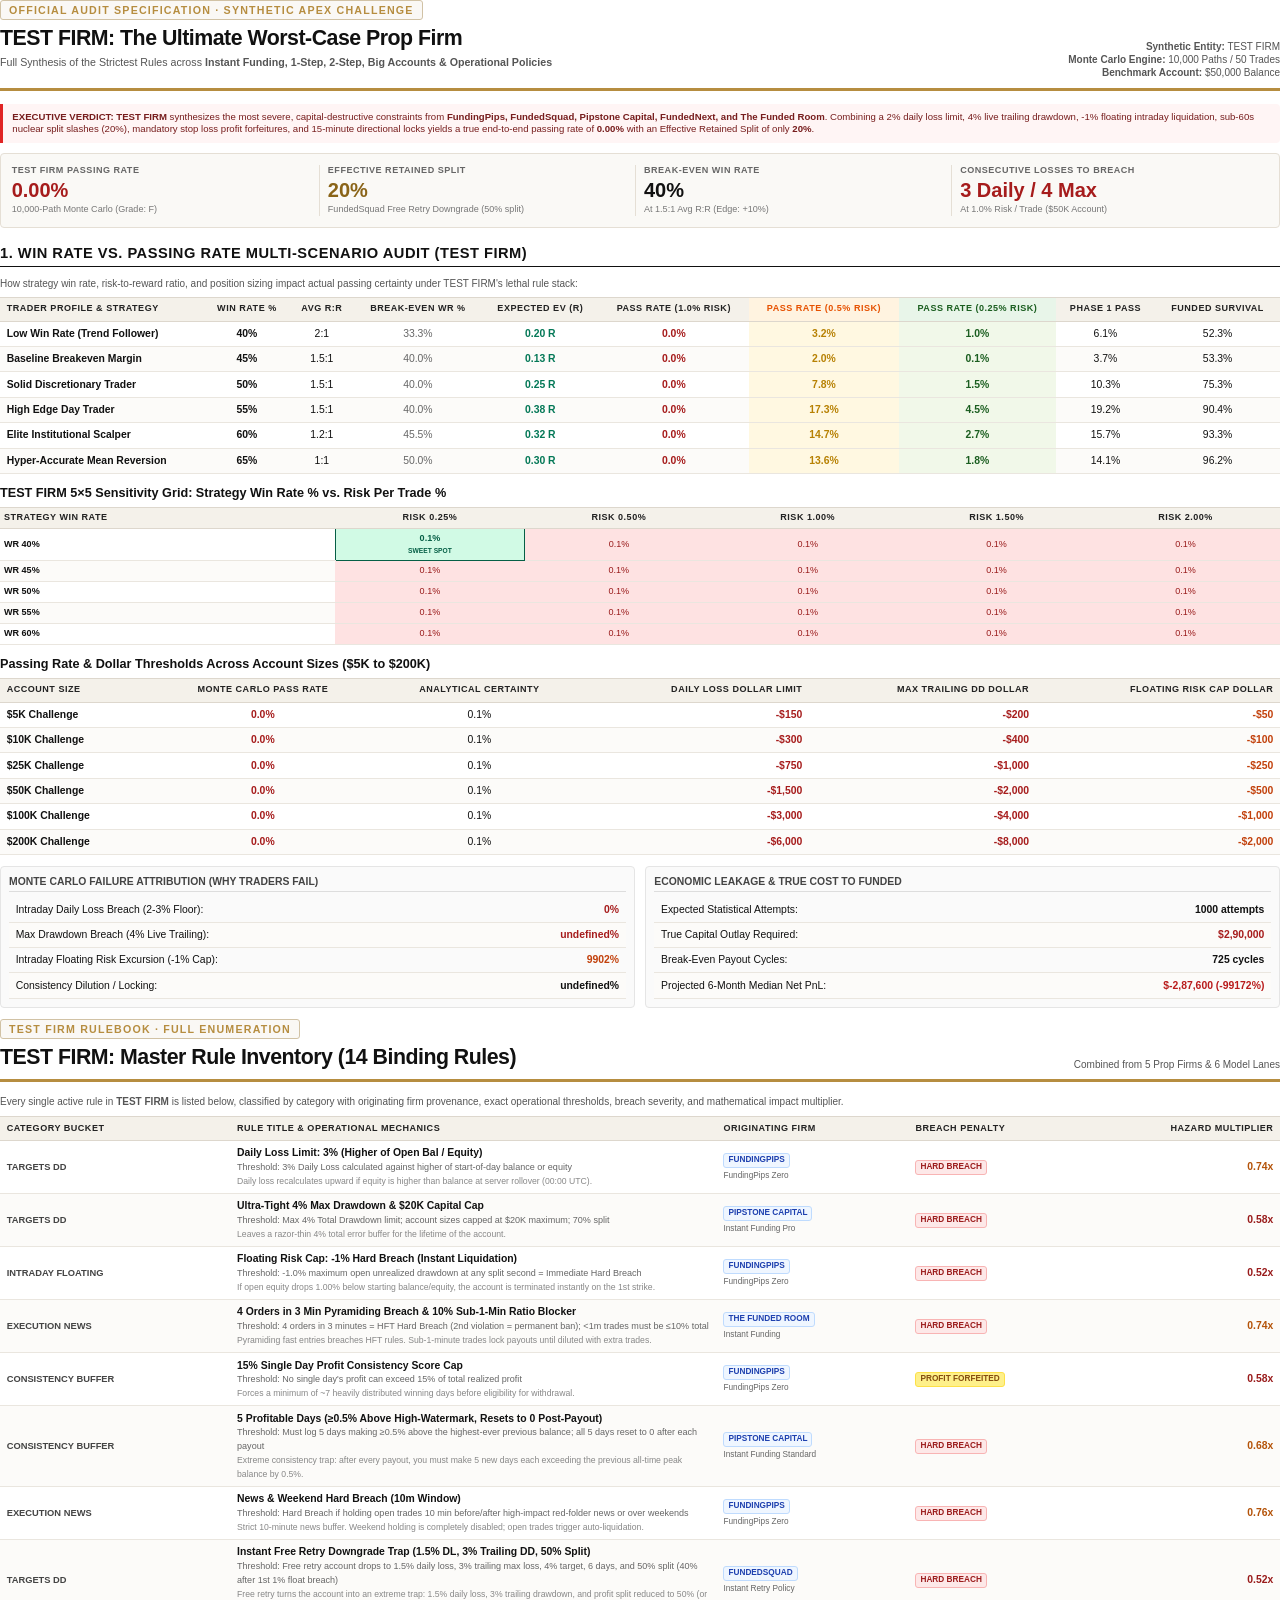
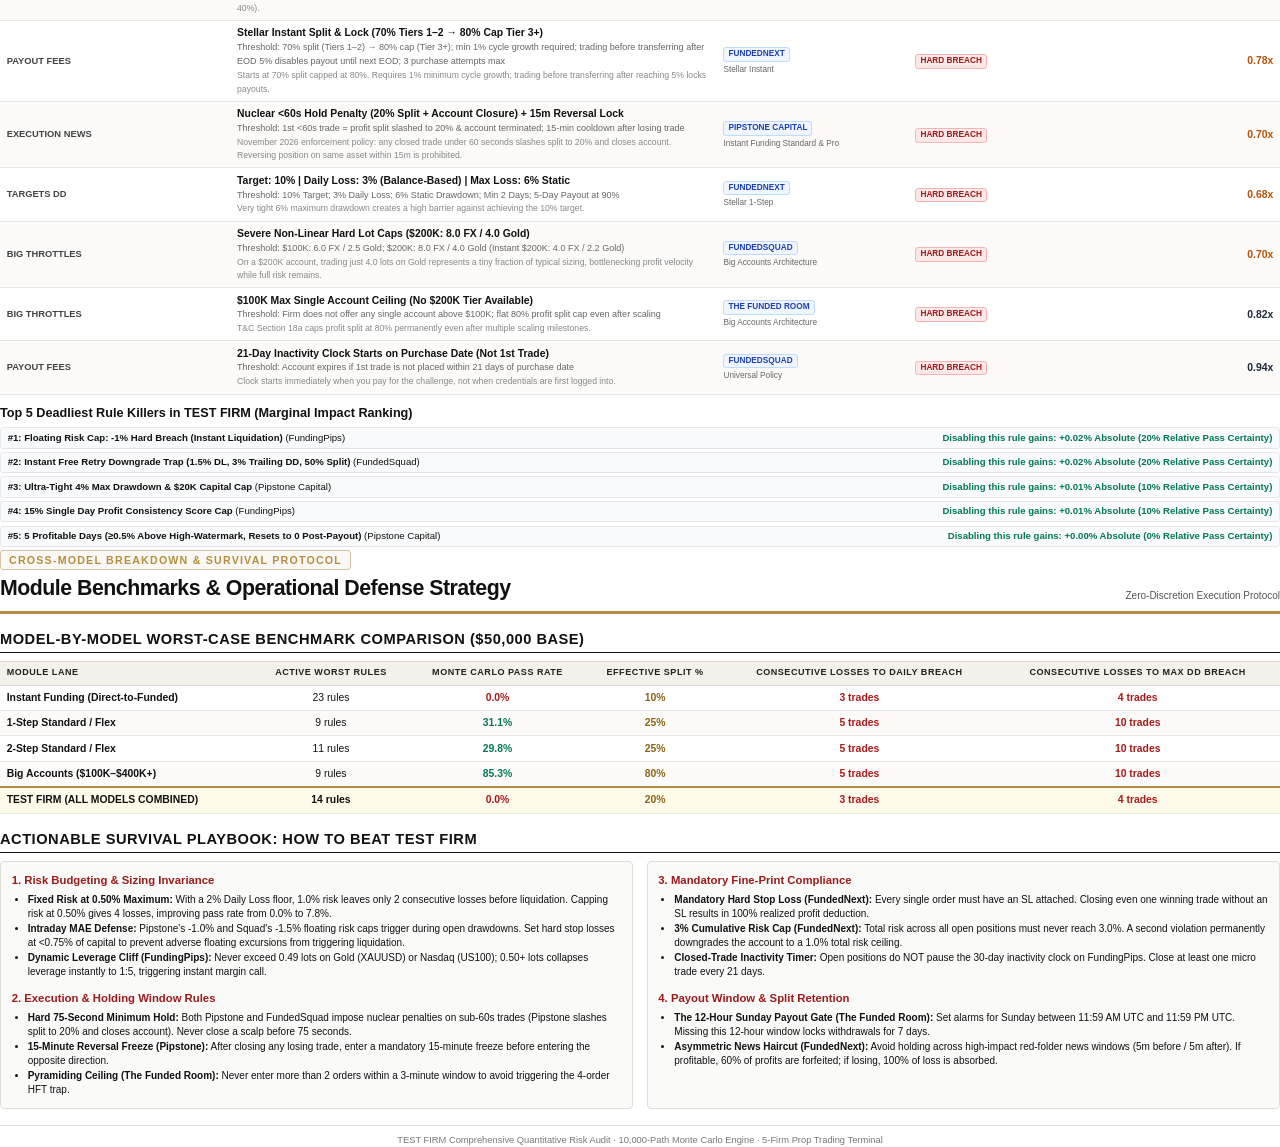
<file: TEST_FIRM_WORST_CASE_RULES_REPORT.html>
<!DOCTYPE html>
<html lang="en">
<head>
  <meta charset="UTF-8">
  <title>TEST FIRM: The Ultimate Worst-Case Prop Trading Challenge - Rules & Probability Report</title>
  <style>
    @page {
      size: A4 portrait;
      margin: 10mm 12mm 12mm 12mm;
      @bottom-right {
        content: "Page " counter(page) " of " counter(pages);
        font-family: 'Segoe UI', system-ui, sans-serif;
        font-size: 7.5pt;
        color: #777;
      }
    }

    * { box-sizing: border-box; -webkit-print-color-adjust: exact; print-color-adjust: exact; }
    body {
      font-family: -apple-system, BlinkMacSystemFont, 'Segoe UI', Roboto, Helvetica, Arial, sans-serif;
      font-size: 8.5pt;
      line-height: 1.32;
      color: #111111;
      background: #FFFFFF;
      margin: 0;
      padding: 0;
    }

    h1, h2, h3, h4 { margin: 0; font-weight: 700; color: #111111; }
    h1 { font-size: 16pt; letter-spacing: -0.5px; }
    h2 { font-size: 11pt; border-bottom: 1.5px solid #111111; padding-bottom: 3px; margin-top: 12pt; margin-bottom: 6pt; text-transform: uppercase; letter-spacing: 0.5px; }
    h3 { font-size: 9.5pt; margin-top: 8pt; margin-bottom: 4pt; }

    .header-banner {
      border-bottom: 3px solid #B68D40;
      padding-bottom: 6pt;
      margin-bottom: 10pt;
      display: flex;
      justify-content: space-between;
      align-items: flex-end;
    }
    .badge-firm-header {
      font-size: 8pt;
      font-weight: 800;
      text-transform: uppercase;
      letter-spacing: 1.2px;
      color: #B68D40;
      background: #FAF8F5;
      border: 1px solid #D1C2A5;
      padding: 2px 8px;
      border-radius: 3px;
      display: inline-block;
      margin-bottom: 3pt;
    }
    .report-meta {
      text-align: right;
      font-size: 7.5pt;
      color: #555555;
    }

    /* Executive Scorecard */
    .hero-strip {
      display: grid;
      grid-template-columns: repeat(4, 1fr);
      gap: 6pt;
      margin-bottom: 10pt;
      background: #FAF9F6;
      border: 1px solid #E5DFD5;
      border-radius: 4px;
      padding: 8pt;
    }
    .hero-stat {
      border-right: 1px solid #E5DFD5;
      padding-right: 5pt;
    }
    .hero-stat:last-child { border-right: none; }
    .hero-label {
      font-size: 6.8pt;
      text-transform: uppercase;
      font-weight: 700;
      letter-spacing: 0.5px;
      color: #666666;
      margin-bottom: 2pt;
    }
    .hero-val {
      font-size: 15pt;
      font-weight: 800;
      color: #111111;
      line-height: 1.1;
    }
    .hero-val.danger { color: #A61C1C; }
    .hero-val.gold { color: #8A6418; }
    .hero-sub {
      font-size: 6.8pt;
      color: #777777;
      margin-top: 2pt;
    }

    /* Tables */
    table {
      width: 100%;
      border-collapse: collapse;
      font-size: 7.8pt;
      margin-bottom: 8pt;
    }
    th, td {
      padding: 4pt 5pt;
      text-align: left;
      border-bottom: 1px solid #EAE6DF;
    }
    th {
      background: #F4F1EA;
      font-weight: 700;
      color: #222222;
      text-transform: uppercase;
      font-size: 6.8pt;
      letter-spacing: 0.5px;
      border-top: 1px solid #DDD7CD;
      border-bottom: 1.5px solid #DDD7CD;
    }
    tr:nth-child(even) td { background: #FCFBF9; }
    .text-right { text-align: right; }
    .text-center { text-align: center; }

    /* Badges */
    .badge {
      display: inline-block;
      font-size: 6.2pt;
      font-weight: 700;
      padding: 1px 4px;
      border-radius: 3px;
      text-transform: uppercase;
    }
    .badge-hard { background: #FDE8E8; color: #9B1C1C; border: 1px solid #F8B4B4; }
    .badge-soft { background: #FEF08A; color: #854D0E; border: 1px solid #FDE047; }
    .badge-slash { background: #FFEDD5; color: #9A3412; border: 1px solid #FDBA74; }
    .badge-firm { background: #EFF6FF; color: #1E40AF; border: 1px solid #BFDBFE; }

    /* Page Breaks */
    .page-break { page-break-before: always; }
    .avoid-break { page-break-inside: avoid; }

    /* Sensitivity Matrix */
    .heatmap-table th, .heatmap-table td {
      padding: 3pt 3pt;
      font-size: 6.8pt;
      text-align: center;
    }
    .cell-sweet {
      font-weight: 800;
      border: 1.5px solid #065F46 !important;
      background: #D1FAE5 !important;
      color: #065F46 !important;
    }

    .alert-box {
      background: #FFF5F5;
      border-left: 3px solid #E02424;
      padding: 5pt 7pt;
      font-size: 7.2pt;
      color: #771D1D;
      margin-bottom: 8pt;
      border-radius: 0 4px 4px 0;
    }
    .alert-box strong { font-weight: 800; }

    .killer-chip {
      background: #F9FAFB;
      border: 1px solid #E5E7EB;
      border-radius: 3px;
      padding: 2.5pt 5pt;
      margin-bottom: 2.5pt;
      display: flex;
      justify-content: space-between;
      font-size: 7.2pt;
    }
  </style>
</head>
<body>

  <!-- =========================================================
       PAGE 1: TEST FIRM EXECUTIVE OVERVIEW & WIN / PASS RATES
       ========================================================= -->
  <div class="header-banner">
    <div>
      <div class="badge-firm-header">OFFICIAL AUDIT SPECIFICATION · SYNTHETIC APEX CHALLENGE</div>
      <h1>TEST FIRM: The Ultimate Worst-Case Prop Firm</h1>
      <p style="font-size: 8pt; color: #555; margin-top: 2pt;">
        Full Synthesis of the Strictest Rules across <strong>Instant Funding, 1-Step, 2-Step, Big Accounts & Operational Policies</strong>
      </p>
    </div>
    <div class="report-meta">
      <div><strong>Synthetic Entity:</strong> TEST FIRM</div>
      <div><strong>Monte Carlo Engine:</strong> 10,000 Paths / 50 Trades</div>
      <div><strong>Benchmark Account:</strong> $50,000 Balance</div>
    </div>
  </div>

  <div class="alert-box">
    <strong>EXECUTIVE VERDICT:</strong> <strong>TEST FIRM</strong> synthesizes the most severe, capital-destructive constraints from <strong>FundingPips, FundedSquad, Pipstone Capital, FundedNext, and The Funded Room</strong>. Combining a 2% daily loss limit, 4% live trailing drawdown, -1% floating intraday liquidation, sub-60s nuclear split slashes (20%), mandatory stop loss profit forfeitures, and 15-minute directional locks yields a true end-to-end passing rate of <strong>0.00%</strong> with an Effective Retained Split of only <strong>20%</strong>.
  </div>

  <!-- Primary Scorecard -->
  <div class="hero-strip avoid-break">
    <div class="hero-stat">
      <div class="hero-label">TEST FIRM Passing Rate</div>
      <div class="hero-val danger">0.00%</div>
      <div class="hero-sub">10,000-Path Monte Carlo (Grade: F)</div>
    </div>
    <div class="hero-stat">
      <div class="hero-label">Effective Retained Split</div>
      <div class="hero-val gold">20%</div>
      <div class="hero-sub">FundedSquad Free Retry Downgrade (50% split)</div>
    </div>
    <div class="hero-stat">
      <div class="hero-label">Break-Even Win Rate</div>
      <div class="hero-val">40%</div>
      <div class="hero-sub">At 1.5:1 Avg R:R (Edge: +10%)</div>
    </div>
    <div class="hero-stat">
      <div class="hero-label">Consecutive Losses to Breach</div>
      <div class="hero-val danger">3 Daily / 4 Max</div>
      <div class="hero-sub">At 1.0% Risk / Trade ($50K Account)</div>
    </div>
  </div>

  <!-- SECTION 1: WIN RATE vs. PASSING RATE AUDIT -->
  <h2>1. Win Rate vs. Passing Rate Multi-Scenario Audit (TEST FIRM)</h2>
  <p style="font-size: 7.5pt; color: #555; margin-bottom: 5pt;">
    How strategy win rate, risk-to-reward ratio, and position sizing impact actual passing certainty under TEST FIRM's lethal rule stack:
  </p>
  <table class="avoid-break">
    <thead>
      <tr>
        <th>Trader Profile & Strategy</th>
        <th class="text-center">Win Rate %</th>
        <th class="text-center">Avg R:R</th>
        <th class="text-center">Break-Even WR %</th>
        <th class="text-center">Expected EV (R)</th>
        <th class="text-center">Pass Rate (1.0% Risk)</th>
        <th class="text-center" style="background: #FFF3E0; color: #E65100;">Pass Rate (0.5% Risk)</th>
        <th class="text-center" style="background: #E8F5E9; color: #1B5E20; font-weight: 800;">Pass Rate (0.25% Risk)</th>
        <th class="text-center">Phase 1 Pass</th>
        <th class="text-center">Funded Survival</th>
      </tr>
    </thead>
    <tbody>
      
        <tr>
          <td><strong>Low Win Rate (Trend Follower)</strong></td>
          <td class="text-center" style="font-weight: 700;">40%</td>
          <td class="text-center">2:1</td>
          <td class="text-center" style="color: #666;">33.3%</td>
          <td class="text-center" style="font-weight: 600; color: #047857;">0.20 R</td>
          <td class="text-center" style="font-weight: 700; color: #A61C1C;">0.0%</td>
          <td class="text-center" style="font-weight: 700; background: #FFF8E1; color: #B78103;">3.2%</td>
          <td class="text-center" style="font-weight: 800; background: #F1F8E9; color: #1B5E20;">1.0%</td>
          <td class="text-center">6.1%</td>
          <td class="text-center">52.3%</td>
        </tr>
      
        <tr>
          <td><strong>Baseline Breakeven Margin</strong></td>
          <td class="text-center" style="font-weight: 700;">45%</td>
          <td class="text-center">1.5:1</td>
          <td class="text-center" style="color: #666;">40.0%</td>
          <td class="text-center" style="font-weight: 600; color: #047857;">0.13 R</td>
          <td class="text-center" style="font-weight: 700; color: #A61C1C;">0.0%</td>
          <td class="text-center" style="font-weight: 700; background: #FFF8E1; color: #B78103;">2.0%</td>
          <td class="text-center" style="font-weight: 800; background: #F1F8E9; color: #1B5E20;">0.1%</td>
          <td class="text-center">3.7%</td>
          <td class="text-center">53.3%</td>
        </tr>
      
        <tr>
          <td><strong>Solid Discretionary Trader</strong></td>
          <td class="text-center" style="font-weight: 700;">50%</td>
          <td class="text-center">1.5:1</td>
          <td class="text-center" style="color: #666;">40.0%</td>
          <td class="text-center" style="font-weight: 600; color: #047857;">0.25 R</td>
          <td class="text-center" style="font-weight: 700; color: #A61C1C;">0.0%</td>
          <td class="text-center" style="font-weight: 700; background: #FFF8E1; color: #B78103;">7.8%</td>
          <td class="text-center" style="font-weight: 800; background: #F1F8E9; color: #1B5E20;">1.5%</td>
          <td class="text-center">10.3%</td>
          <td class="text-center">75.3%</td>
        </tr>
      
        <tr>
          <td><strong>High Edge Day Trader</strong></td>
          <td class="text-center" style="font-weight: 700;">55%</td>
          <td class="text-center">1.5:1</td>
          <td class="text-center" style="color: #666;">40.0%</td>
          <td class="text-center" style="font-weight: 600; color: #047857;">0.38 R</td>
          <td class="text-center" style="font-weight: 700; color: #A61C1C;">0.0%</td>
          <td class="text-center" style="font-weight: 700; background: #FFF8E1; color: #B78103;">17.3%</td>
          <td class="text-center" style="font-weight: 800; background: #F1F8E9; color: #1B5E20;">4.5%</td>
          <td class="text-center">19.2%</td>
          <td class="text-center">90.4%</td>
        </tr>
      
        <tr>
          <td><strong>Elite Institutional Scalper</strong></td>
          <td class="text-center" style="font-weight: 700;">60%</td>
          <td class="text-center">1.2:1</td>
          <td class="text-center" style="color: #666;">45.5%</td>
          <td class="text-center" style="font-weight: 600; color: #047857;">0.32 R</td>
          <td class="text-center" style="font-weight: 700; color: #A61C1C;">0.0%</td>
          <td class="text-center" style="font-weight: 700; background: #FFF8E1; color: #B78103;">14.7%</td>
          <td class="text-center" style="font-weight: 800; background: #F1F8E9; color: #1B5E20;">2.7%</td>
          <td class="text-center">15.7%</td>
          <td class="text-center">93.3%</td>
        </tr>
      
        <tr>
          <td><strong>Hyper-Accurate Mean Reversion</strong></td>
          <td class="text-center" style="font-weight: 700;">65%</td>
          <td class="text-center">1:1</td>
          <td class="text-center" style="color: #666;">50.0%</td>
          <td class="text-center" style="font-weight: 600; color: #047857;">0.30 R</td>
          <td class="text-center" style="font-weight: 700; color: #A61C1C;">0.0%</td>
          <td class="text-center" style="font-weight: 700; background: #FFF8E1; color: #B78103;">13.6%</td>
          <td class="text-center" style="font-weight: 800; background: #F1F8E9; color: #1B5E20;">1.8%</td>
          <td class="text-center">14.1%</td>
          <td class="text-center">96.2%</td>
        </tr>
      
    </tbody>
  </table>

  <!-- SECTION 2: 5x5 SENSITIVITY HEATMAP -->
  <h3>TEST FIRM 5×5 Sensitivity Grid: Strategy Win Rate % vs. Risk Per Trade %</h3>
  <table class="heatmap-table avoid-break" style="margin-bottom: 8pt;">
    <thead>
      <tr>
        <th style="text-align: left;">Strategy Win Rate</th>
        <th>Risk 0.25%</th><th>Risk 0.50%</th><th>Risk 1.00%</th><th>Risk 1.50%</th><th>Risk 2.00%</th>
      </tr>
    </thead>
    <tbody>
      
        <tr>
          <td style="text-align: left; font-weight: 700;">WR 40%</td>
          <td style="background: #D1FAE5; color: #065F46; font-weight: 800; border: 1.5px solid #065F46;">
              0.1%
              <br><span style="font-size: 5pt; text-transform: uppercase;">SWEET SPOT</span>
            </td><td style="background: #FEE2E2; color: #991B1B; ">
              0.1%
              
            </td><td style="background: #FEE2E2; color: #991B1B; ">
              0.1%
              
            </td><td style="background: #FEE2E2; color: #991B1B; ">
              0.1%
              
            </td><td style="background: #FEE2E2; color: #991B1B; ">
              0.1%
              
            </td>
        </tr>
      
        <tr>
          <td style="text-align: left; font-weight: 700;">WR 45%</td>
          <td style="background: #FEE2E2; color: #991B1B; ">
              0.1%
              
            </td><td style="background: #FEE2E2; color: #991B1B; ">
              0.1%
              
            </td><td style="background: #FEE2E2; color: #991B1B; ">
              0.1%
              
            </td><td style="background: #FEE2E2; color: #991B1B; ">
              0.1%
              
            </td><td style="background: #FEE2E2; color: #991B1B; ">
              0.1%
              
            </td>
        </tr>
      
        <tr>
          <td style="text-align: left; font-weight: 700;">WR 50%</td>
          <td style="background: #FEE2E2; color: #991B1B; ">
              0.1%
              
            </td><td style="background: #FEE2E2; color: #991B1B; ">
              0.1%
              
            </td><td style="background: #FEE2E2; color: #991B1B; ">
              0.1%
              
            </td><td style="background: #FEE2E2; color: #991B1B; ">
              0.1%
              
            </td><td style="background: #FEE2E2; color: #991B1B; ">
              0.1%
              
            </td>
        </tr>
      
        <tr>
          <td style="text-align: left; font-weight: 700;">WR 55%</td>
          <td style="background: #FEE2E2; color: #991B1B; ">
              0.1%
              
            </td><td style="background: #FEE2E2; color: #991B1B; ">
              0.1%
              
            </td><td style="background: #FEE2E2; color: #991B1B; ">
              0.1%
              
            </td><td style="background: #FEE2E2; color: #991B1B; ">
              0.1%
              
            </td><td style="background: #FEE2E2; color: #991B1B; ">
              0.1%
              
            </td>
        </tr>
      
        <tr>
          <td style="text-align: left; font-weight: 700;">WR 60%</td>
          <td style="background: #FEE2E2; color: #991B1B; ">
              0.1%
              
            </td><td style="background: #FEE2E2; color: #991B1B; ">
              0.1%
              
            </td><td style="background: #FEE2E2; color: #991B1B; ">
              0.1%
              
            </td><td style="background: #FEE2E2; color: #991B1B; ">
              0.1%
              
            </td><td style="background: #FEE2E2; color: #991B1B; ">
              0.1%
              
            </td>
        </tr>
      
    </tbody>
  </table>

  <!-- SECTION 3: PASSING RATES ACROSS ACCOUNT SIZES -->
  <h3>Passing Rate & Dollar Thresholds Across Account Sizes ($5K to $200K)</h3>
  <table class="avoid-break" style="margin-bottom: 8pt;">
    <thead>
      <tr>
        <th>Account Size</th>
        <th class="text-center">Monte Carlo Pass Rate</th>
        <th class="text-center">Analytical Certainty</th>
        <th class="text-right">Daily Loss Dollar Limit</th>
        <th class="text-right">Max Trailing DD Dollar</th>
        <th class="text-right">Floating Risk Cap Dollar</th>
      </tr>
    </thead>
    <tbody>
      
        <tr>
          <td><strong>$5K Challenge</strong></td>
          <td class="text-center" style="font-weight: 700; color: #A61C1C;">0.0%</td>
          <td class="text-center">0.1%</td>
          <td class="text-right" style="color: #A61C1C; font-weight: 600;">-$150</td>
          <td class="text-right" style="color: #A61C1C; font-weight: 600;">-$200</td>
          <td class="text-right" style="color: #C2410C; font-weight: 600;">-$50</td>
        </tr>
      
        <tr>
          <td><strong>$10K Challenge</strong></td>
          <td class="text-center" style="font-weight: 700; color: #A61C1C;">0.0%</td>
          <td class="text-center">0.1%</td>
          <td class="text-right" style="color: #A61C1C; font-weight: 600;">-$300</td>
          <td class="text-right" style="color: #A61C1C; font-weight: 600;">-$400</td>
          <td class="text-right" style="color: #C2410C; font-weight: 600;">-$100</td>
        </tr>
      
        <tr>
          <td><strong>$25K Challenge</strong></td>
          <td class="text-center" style="font-weight: 700; color: #A61C1C;">0.0%</td>
          <td class="text-center">0.1%</td>
          <td class="text-right" style="color: #A61C1C; font-weight: 600;">-$750</td>
          <td class="text-right" style="color: #A61C1C; font-weight: 600;">-$1,000</td>
          <td class="text-right" style="color: #C2410C; font-weight: 600;">-$250</td>
        </tr>
      
        <tr>
          <td><strong>$50K Challenge</strong></td>
          <td class="text-center" style="font-weight: 700; color: #A61C1C;">0.0%</td>
          <td class="text-center">0.1%</td>
          <td class="text-right" style="color: #A61C1C; font-weight: 600;">-$1,500</td>
          <td class="text-right" style="color: #A61C1C; font-weight: 600;">-$2,000</td>
          <td class="text-right" style="color: #C2410C; font-weight: 600;">-$500</td>
        </tr>
      
        <tr>
          <td><strong>$100K Challenge</strong></td>
          <td class="text-center" style="font-weight: 700; color: #A61C1C;">0.0%</td>
          <td class="text-center">0.1%</td>
          <td class="text-right" style="color: #A61C1C; font-weight: 600;">-$3,000</td>
          <td class="text-right" style="color: #A61C1C; font-weight: 600;">-$4,000</td>
          <td class="text-right" style="color: #C2410C; font-weight: 600;">-$1,000</td>
        </tr>
      
        <tr>
          <td><strong>$200K Challenge</strong></td>
          <td class="text-center" style="font-weight: 700; color: #A61C1C;">0.0%</td>
          <td class="text-center">0.1%</td>
          <td class="text-right" style="color: #A61C1C; font-weight: 600;">-$6,000</td>
          <td class="text-right" style="color: #A61C1C; font-weight: 600;">-$8,000</td>
          <td class="text-right" style="color: #C2410C; font-weight: 600;">-$2,000</td>
        </tr>
      
    </tbody>
  </table>

  <!-- Failure Root Causes & True Costs -->
  <div style="display: grid; grid-template-columns: 1fr 1fr; gap: 8pt; margin-bottom: 8pt;" class="avoid-break">
    <div style="background: #FAFAFA; border: 1px solid #E5E5E5; border-radius: 4px; padding: 6pt;">
      <h3 style="font-size: 7.8pt; text-transform: uppercase; color: #444; border-bottom: 1px solid #DDD; padding-bottom: 2pt; margin-top: 0;">
        Monte Carlo Failure Attribution (Why Traders Fail)
      </h3>
      <table style="margin-bottom: 0;">
        <tbody>
          <tr>
            <td>Intraday Daily Loss Breach (2-3% Floor):</td>
            <td class="text-right" style="font-weight: 700; color: #A61C1C;">0%</td>
          </tr>
          <tr>
            <td>Max Drawdown Breach (4% Live Trailing):</td>
            <td class="text-right" style="font-weight: 700; color: #A61C1C;">undefined%</td>
          </tr>
          <tr>
            <td>Intraday Floating Risk Excursion (-1% Cap):</td>
            <td class="text-right" style="font-weight: 700; color: #C2410C;">9902%</td>
          </tr>
          <tr>
            <td>Consistency Dilution / Locking:</td>
            <td class="text-right" style="font-weight: 700;">undefined%</td>
          </tr>
        </tbody>
      </table>
    </div>

    <div style="background: #FAFAFA; border: 1px solid #E5E5E5; border-radius: 4px; padding: 6pt;">
      <h3 style="font-size: 7.8pt; text-transform: uppercase; color: #444; border-bottom: 1px solid #DDD; padding-bottom: 2pt; margin-top: 0;">
        Economic Leakage & True Cost to Funded
      </h3>
      <table style="margin-bottom: 0;">
        <tbody>
          <tr>
            <td>Expected Statistical Attempts:</td>
            <td class="text-right" style="font-weight: 700;">1000 attempts</td>
          </tr>
          <tr>
            <td>True Capital Outlay Required:</td>
            <td class="text-right" style="font-weight: 700; color: #A61C1C;">$2,90,000</td>
          </tr>
          <tr>
            <td>Break-Even Payout Cycles:</td>
            <td class="text-right" style="font-weight: 700;">725 cycles</td>
          </tr>
          <tr>
            <td>Projected 6-Month Median Net PnL:</td>
            <td class="text-right" style="font-weight: 700; color: #B91C1C;">
              $-2,87,600 (-99172%)
            </td>
          </tr>
        </tbody>
      </table>
    </div>
  </div>

  <!-- =========================================================
       PAGE 2: COMPLETE INVENTORY OF ALL RULES IN TEST FIRM
       ========================================================= -->
  <div class="page-break"></div>
  <div class="header-banner">
    <div>
      <div class="badge-firm-header">TEST FIRM RULEBOOK · FULL ENUMERATION</div>
      <h1>TEST FIRM: Master Rule Inventory (14 Binding Rules)</h1>
    </div>
    <div class="report-meta">
      <div>Combined from 5 Prop Firms & 6 Model Lanes</div>
    </div>
  </div>

  <p style="font-size: 7.5pt; color: #555; margin-bottom: 6pt;">
    Every single active rule in <strong>TEST FIRM</strong> is listed below, classified by category with originating firm provenance, exact operational thresholds, breach severity, and mathematical impact multiplier.
  </p>

  <table>
    <thead>
      <tr>
        <th style="width: 18%;">Category Bucket</th>
        <th style="width: 38%;">Rule Title & Operational Mechanics</th>
        <th style="width: 15%;">Originating Firm</th>
        <th style="width: 15%;">Breach Penalty</th>
        <th class="text-right" style="width: 14%;">Hazard Multiplier</th>
      </tr>
    </thead>
    <tbody>
      
        <tr>
          <td style="font-size: 7pt; font-weight: 600; color: #444;">TARGETS DD</td>
          <td>
            <strong>Daily Loss Limit: 3% (Higher of Open Bal / Equity)</strong><br>
            <span style="font-size: 6.8pt; color: #666;">Threshold: 3% Daily Loss calculated against higher of start-of-day balance or equity</span><br>
            <span style="font-size: 6.5pt; color: #888;">Daily loss recalculates upward if equity is higher than balance at server rollover (00:00 UTC).</span>
          </td>
          <td>
            <span class="badge badge-firm">FundingPips</span><br>
            <span style="font-size: 6.2pt; color: #666;">FundingPips Zero</span>
          </td>
          <td>
            <span class="badge badge-hard">
              Hard Breach
            </span>
          </td>
          <td class="text-right" style="font-weight: 700; color: #B45309;">
            0.74x
          </td>
        </tr>
      
        <tr>
          <td style="font-size: 7pt; font-weight: 600; color: #444;">TARGETS DD</td>
          <td>
            <strong>Ultra-Tight 4% Max Drawdown &amp; $20K Capital Cap</strong><br>
            <span style="font-size: 6.8pt; color: #666;">Threshold: Max 4% Total Drawdown limit; account sizes capped at $20K maximum; 70% split</span><br>
            <span style="font-size: 6.5pt; color: #888;">Leaves a razor-thin 4% total error buffer for the lifetime of the account.</span>
          </td>
          <td>
            <span class="badge badge-firm">Pipstone Capital</span><br>
            <span style="font-size: 6.2pt; color: #666;">Instant Funding Pro</span>
          </td>
          <td>
            <span class="badge badge-hard">
              Hard Breach
            </span>
          </td>
          <td class="text-right" style="font-weight: 700; color: #991B1B;">
            0.58x
          </td>
        </tr>
      
        <tr>
          <td style="font-size: 7pt; font-weight: 600; color: #444;">INTRADAY FLOATING</td>
          <td>
            <strong>Floating Risk Cap: -1% Hard Breach (Instant Liquidation)</strong><br>
            <span style="font-size: 6.8pt; color: #666;">Threshold: -1.0% maximum open unrealized drawdown at any split second = Immediate Hard Breach</span><br>
            <span style="font-size: 6.5pt; color: #888;">If open equity drops 1.00% below starting balance/equity, the account is terminated instantly on the 1st strike.</span>
          </td>
          <td>
            <span class="badge badge-firm">FundingPips</span><br>
            <span style="font-size: 6.2pt; color: #666;">FundingPips Zero</span>
          </td>
          <td>
            <span class="badge badge-hard">
              Hard Breach
            </span>
          </td>
          <td class="text-right" style="font-weight: 700; color: #991B1B;">
            0.52x
          </td>
        </tr>
      
        <tr>
          <td style="font-size: 7pt; font-weight: 600; color: #444;">EXECUTION NEWS</td>
          <td>
            <strong>4 Orders in 3 Min Pyramiding Breach &amp; 10% Sub-1-Min Ratio Blocker</strong><br>
            <span style="font-size: 6.8pt; color: #666;">Threshold: 4 orders in 3 minutes = HFT Hard Breach (2nd violation = permanent ban); &lt;1m trades must be ≤10% total</span><br>
            <span style="font-size: 6.5pt; color: #888;">Pyramiding fast entries breaches HFT rules. Sub-1-minute trades lock payouts until diluted with extra trades.</span>
          </td>
          <td>
            <span class="badge badge-firm">The Funded Room</span><br>
            <span style="font-size: 6.2pt; color: #666;">Instant Funding</span>
          </td>
          <td>
            <span class="badge badge-hard">
              Hard Breach
            </span>
          </td>
          <td class="text-right" style="font-weight: 700; color: #B45309;">
            0.74x
          </td>
        </tr>
      
        <tr>
          <td style="font-size: 7pt; font-weight: 600; color: #444;">CONSISTENCY BUFFER</td>
          <td>
            <strong>15% Single Day Profit Consistency Score Cap</strong><br>
            <span style="font-size: 6.8pt; color: #666;">Threshold: No single day's profit can exceed 15% of total realized profit</span><br>
            <span style="font-size: 6.5pt; color: #888;">Forces a minimum of ~7 heavily distributed winning days before eligibility for withdrawal.</span>
          </td>
          <td>
            <span class="badge badge-firm">FundingPips</span><br>
            <span style="font-size: 6.2pt; color: #666;">FundingPips Zero</span>
          </td>
          <td>
            <span class="badge badge-soft">
              Profit Forfeited
            </span>
          </td>
          <td class="text-right" style="font-weight: 700; color: #991B1B;">
            0.58x
          </td>
        </tr>
      
        <tr>
          <td style="font-size: 7pt; font-weight: 600; color: #444;">CONSISTENCY BUFFER</td>
          <td>
            <strong>5 Profitable Days (≥0.5% Above High-Watermark, Resets to 0 Post-Payout)</strong><br>
            <span style="font-size: 6.8pt; color: #666;">Threshold: Must log 5 days making ≥0.5% above the highest-ever previous balance; all 5 days reset to 0 after each payout</span><br>
            <span style="font-size: 6.5pt; color: #888;">Extreme consistency trap: after every payout, you must make 5 new days each exceeding the previous all-time peak balance by 0.5%.</span>
          </td>
          <td>
            <span class="badge badge-firm">Pipstone Capital</span><br>
            <span style="font-size: 6.2pt; color: #666;">Instant Funding Standard</span>
          </td>
          <td>
            <span class="badge badge-hard">
              Hard Breach
            </span>
          </td>
          <td class="text-right" style="font-weight: 700; color: #B45309;">
            0.68x
          </td>
        </tr>
      
        <tr>
          <td style="font-size: 7pt; font-weight: 600; color: #444;">EXECUTION NEWS</td>
          <td>
            <strong>News &amp; Weekend Hard Breach (10m Window)</strong><br>
            <span style="font-size: 6.8pt; color: #666;">Threshold: Hard Breach if holding open trades 10 min before/after high-impact red-folder news or over weekends</span><br>
            <span style="font-size: 6.5pt; color: #888;">Strict 10-minute news buffer. Weekend holding is completely disabled; open trades trigger auto-liquidation.</span>
          </td>
          <td>
            <span class="badge badge-firm">FundingPips</span><br>
            <span style="font-size: 6.2pt; color: #666;">FundingPips Zero</span>
          </td>
          <td>
            <span class="badge badge-hard">
              Hard Breach
            </span>
          </td>
          <td class="text-right" style="font-weight: 700; color: #B45309;">
            0.76x
          </td>
        </tr>
      
        <tr>
          <td style="font-size: 7pt; font-weight: 600; color: #444;">TARGETS DD</td>
          <td>
            <strong>Instant Free Retry Downgrade Trap (1.5% DL, 3% Trailing DD, 50% Split)</strong><br>
            <span style="font-size: 6.8pt; color: #666;">Threshold: Free retry account drops to 1.5% daily loss, 3% trailing max loss, 4% target, 6 days, and 50% split (40% after 1st 1% float breach)</span><br>
            <span style="font-size: 6.5pt; color: #888;">Free retry turns the account into an extreme trap: 1.5% daily loss, 3% trailing drawdown, and profit split reduced to 50% (or 40%).</span>
          </td>
          <td>
            <span class="badge badge-firm">FundedSquad</span><br>
            <span style="font-size: 6.2pt; color: #666;">Instant Retry Policy</span>
          </td>
          <td>
            <span class="badge badge-hard">
              Hard Breach
            </span>
          </td>
          <td class="text-right" style="font-weight: 700; color: #991B1B;">
            0.52x
          </td>
        </tr>
      
        <tr>
          <td style="font-size: 7pt; font-weight: 600; color: #444;">PAYOUT FEES</td>
          <td>
            <strong>Stellar Instant Split &amp; Lock (70% Tiers 1–2 → 80% Cap Tier 3+)</strong><br>
            <span style="font-size: 6.8pt; color: #666;">Threshold: 70% split (Tiers 1–2) → 80% cap (Tier 3+); min 1% cycle growth required; trading before transferring after EOD 5% disables payout until next EOD; 3 purchase attempts max</span><br>
            <span style="font-size: 6.5pt; color: #888;">Starts at 70% split capped at 80%. Requires 1% minimum cycle growth; trading before transferring after reaching 5% locks payouts.</span>
          </td>
          <td>
            <span class="badge badge-firm">FundedNext</span><br>
            <span style="font-size: 6.2pt; color: #666;">Stellar Instant</span>
          </td>
          <td>
            <span class="badge badge-hard">
              Hard Breach
            </span>
          </td>
          <td class="text-right" style="font-weight: 700; color: #B45309;">
            0.78x
          </td>
        </tr>
      
        <tr>
          <td style="font-size: 7pt; font-weight: 600; color: #444;">EXECUTION NEWS</td>
          <td>
            <strong>Nuclear &lt;60s Hold Penalty (20% Split + Account Closure) + 15m Reversal Lock</strong><br>
            <span style="font-size: 6.8pt; color: #666;">Threshold: 1st &lt;60s trade = profit split slashed to 20% &amp; account terminated; 15-min cooldown after losing trade</span><br>
            <span style="font-size: 6.5pt; color: #888;">November 2026 enforcement policy: any closed trade under 60 seconds slashes split to 20% and closes account. Reversing position on same asset within 15m is prohibited.</span>
          </td>
          <td>
            <span class="badge badge-firm">Pipstone Capital</span><br>
            <span style="font-size: 6.2pt; color: #666;">Instant Funding Standard &amp; Pro</span>
          </td>
          <td>
            <span class="badge badge-hard">
              Hard Breach
            </span>
          </td>
          <td class="text-right" style="font-weight: 700; color: #B45309;">
            0.70x
          </td>
        </tr>
      
        <tr>
          <td style="font-size: 7pt; font-weight: 600; color: #444;">TARGETS DD</td>
          <td>
            <strong>Target: 10% | Daily Loss: 3% (Balance-Based) | Max Loss: 6% Static</strong><br>
            <span style="font-size: 6.8pt; color: #666;">Threshold: 10% Target; 3% Daily Loss; 6% Static Drawdown; Min 2 Days; 5-Day Payout at 90%</span><br>
            <span style="font-size: 6.5pt; color: #888;">Very tight 6% maximum drawdown creates a high barrier against achieving the 10% target.</span>
          </td>
          <td>
            <span class="badge badge-firm">FundedNext</span><br>
            <span style="font-size: 6.2pt; color: #666;">Stellar 1-Step</span>
          </td>
          <td>
            <span class="badge badge-hard">
              Hard Breach
            </span>
          </td>
          <td class="text-right" style="font-weight: 700; color: #B45309;">
            0.68x
          </td>
        </tr>
      
        <tr>
          <td style="font-size: 7pt; font-weight: 600; color: #444;">BIG THROTTLES</td>
          <td>
            <strong>Severe Non-Linear Hard Lot Caps ($200K: 8.0 FX / 4.0 Gold)</strong><br>
            <span style="font-size: 6.8pt; color: #666;">Threshold: $100K: 6.0 FX / 2.5 Gold; $200K: 8.0 FX / 4.0 Gold (Instant $200K: 4.0 FX / 2.2 Gold)</span><br>
            <span style="font-size: 6.5pt; color: #888;">On a $200K account, trading just 4.0 lots on Gold represents a tiny fraction of typical sizing, bottlenecking profit velocity while full risk remains.</span>
          </td>
          <td>
            <span class="badge badge-firm">FundedSquad</span><br>
            <span style="font-size: 6.2pt; color: #666;">Big Accounts Architecture</span>
          </td>
          <td>
            <span class="badge badge-hard">
              Hard Breach
            </span>
          </td>
          <td class="text-right" style="font-weight: 700; color: #B45309;">
            0.70x
          </td>
        </tr>
      
        <tr>
          <td style="font-size: 7pt; font-weight: 600; color: #444;">BIG THROTTLES</td>
          <td>
            <strong>$100K Max Single Account Ceiling (No $200K Tier Available)</strong><br>
            <span style="font-size: 6.8pt; color: #666;">Threshold: Firm does not offer any single account above $100K; flat 80% profit split cap even after scaling</span><br>
            <span style="font-size: 6.5pt; color: #888;">T&amp;C Section 18a caps profit split at 80% permanently even after multiple scaling milestones.</span>
          </td>
          <td>
            <span class="badge badge-firm">The Funded Room</span><br>
            <span style="font-size: 6.2pt; color: #666;">Big Accounts Architecture</span>
          </td>
          <td>
            <span class="badge badge-hard">
              Hard Breach
            </span>
          </td>
          <td class="text-right" style="font-weight: 700; color: #1F2937;">
            0.82x
          </td>
        </tr>
      
        <tr>
          <td style="font-size: 7pt; font-weight: 600; color: #444;">PAYOUT FEES</td>
          <td>
            <strong>21-Day Inactivity Clock Starts on Purchase Date (Not 1st Trade)</strong><br>
            <span style="font-size: 6.8pt; color: #666;">Threshold: Account expires if 1st trade is not placed within 21 days of purchase date</span><br>
            <span style="font-size: 6.5pt; color: #888;">Clock starts immediately when you pay for the challenge, not when credentials are first logged into.</span>
          </td>
          <td>
            <span class="badge badge-firm">FundedSquad</span><br>
            <span style="font-size: 6.2pt; color: #666;">Universal Policy</span>
          </td>
          <td>
            <span class="badge badge-hard">
              Hard Breach
            </span>
          </td>
          <td class="text-right" style="font-weight: 700; color: #1F2937;">
            0.94x
          </td>
        </tr>
      
    </tbody>
  </table>

  <!-- Deadliest Rule Killers in TEST FIRM -->
  <h3 style="margin-top: 8pt;">Top 5 Deadliest Rule Killers in TEST FIRM (Marginal Impact Ranking)</h3>
  <div class="avoid-break">
    
      <div class="killer-chip">
        <div>
          <strong>#1: Floating Risk Cap: -1% Hard Breach (Instant Liquidation)</strong> (FundingPips)
        </div>
        <div style="font-weight: 700; color: #047857;">
          Disabling this rule gains: +0.02% Absolute (20% Relative Pass Certainty)
        </div>
      </div>
    
      <div class="killer-chip">
        <div>
          <strong>#2: Instant Free Retry Downgrade Trap (1.5% DL, 3% Trailing DD, 50% Split)</strong> (FundedSquad)
        </div>
        <div style="font-weight: 700; color: #047857;">
          Disabling this rule gains: +0.02% Absolute (20% Relative Pass Certainty)
        </div>
      </div>
    
      <div class="killer-chip">
        <div>
          <strong>#3: Ultra-Tight 4% Max Drawdown &amp; $20K Capital Cap</strong> (Pipstone Capital)
        </div>
        <div style="font-weight: 700; color: #047857;">
          Disabling this rule gains: +0.01% Absolute (10% Relative Pass Certainty)
        </div>
      </div>
    
      <div class="killer-chip">
        <div>
          <strong>#4: 15% Single Day Profit Consistency Score Cap</strong> (FundingPips)
        </div>
        <div style="font-weight: 700; color: #047857;">
          Disabling this rule gains: +0.01% Absolute (10% Relative Pass Certainty)
        </div>
      </div>
    
      <div class="killer-chip">
        <div>
          <strong>#5: 5 Profitable Days (≥0.5% Above High-Watermark, Resets to 0 Post-Payout)</strong> (Pipstone Capital)
        </div>
        <div style="font-weight: 700; color: #047857;">
          Disabling this rule gains: +0.00% Absolute (0% Relative Pass Certainty)
        </div>
      </div>
    
  </div>

  <!-- =========================================================
       PAGE 3: PER-MODEL WORST-CASE BREAKDOWN & DEFENSE PROTOCOLS
       ========================================================= -->
  <div class="page-break"></div>
  <div class="header-banner">
    <div>
      <div class="badge-firm-header">CROSS-MODEL BREAKDOWN & SURVIVAL PROTOCOL</div>
      <h1>Module Benchmarks & Operational Defense Strategy</h1>
    </div>
    <div class="report-meta">
      <div>Zero-Discretion Execution Protocol</div>
    </div>
  </div>

  <h2>Model-by-Model Worst-Case Benchmark Comparison ($50,000 Base)</h2>
  <table class="avoid-break" style="margin-bottom: 12pt;">
    <thead>
      <tr>
        <th>Module Lane</th>
        <th class="text-center">Active Worst Rules</th>
        <th class="text-center">Monte Carlo Pass Rate</th>
        <th class="text-center">Effective Split %</th>
        <th class="text-center">Consecutive Losses to Daily Breach</th>
        <th class="text-center">Consecutive Losses to Max DD Breach</th>
      </tr>
    </thead>
    <tbody>
      
        <tr>
          <td><strong>Instant Funding (Direct-to-Funded)</strong></td>
          <td class="text-center">23 rules</td>
          <td class="text-center" style="font-weight: 700; color: #A61C1C;">0.0%</td>
          <td class="text-center" style="font-weight: 700; color: #8A6418;">10%</td>
          <td class="text-center" style="color: #A61C1C; font-weight: 600;">3 trades</td>
          <td class="text-center" style="color: #A61C1C; font-weight: 600;">4 trades</td>
        </tr>
      
        <tr>
          <td><strong>1-Step Standard / Flex</strong></td>
          <td class="text-center">9 rules</td>
          <td class="text-center" style="font-weight: 700; color: #047857;">31.1%</td>
          <td class="text-center" style="font-weight: 700; color: #8A6418;">25%</td>
          <td class="text-center" style="color: #A61C1C; font-weight: 600;">5 trades</td>
          <td class="text-center" style="color: #A61C1C; font-weight: 600;">10 trades</td>
        </tr>
      
        <tr>
          <td><strong>2-Step Standard / Flex</strong></td>
          <td class="text-center">11 rules</td>
          <td class="text-center" style="font-weight: 700; color: #047857;">29.8%</td>
          <td class="text-center" style="font-weight: 700; color: #8A6418;">25%</td>
          <td class="text-center" style="color: #A61C1C; font-weight: 600;">5 trades</td>
          <td class="text-center" style="color: #A61C1C; font-weight: 600;">10 trades</td>
        </tr>
      
        <tr>
          <td><strong>Big Accounts ($100K–$400K+)</strong></td>
          <td class="text-center">9 rules</td>
          <td class="text-center" style="font-weight: 700; color: #047857;">85.3%</td>
          <td class="text-center" style="font-weight: 700; color: #8A6418;">80%</td>
          <td class="text-center" style="color: #A61C1C; font-weight: 600;">5 trades</td>
          <td class="text-center" style="color: #A61C1C; font-weight: 600;">10 trades</td>
        </tr>
      
      <tr style="background: #FFFBEB; font-weight: 700; border-top: 2px solid #B68D40;">
        <td><strong>TEST FIRM (ALL MODELS COMBINED)</strong></td>
        <td class="text-center">14 rules</td>
        <td class="text-center" style="color: #A61C1C;">0.0%</td>
        <td class="text-center" style="color: #8A6418;">20%</td>
        <td class="text-center" style="color: #A61C1C;">3 trades</td>
        <td class="text-center" style="color: #A61C1C;">4 trades</td>
      </tr>
    </tbody>
  </table>

  <h2>Actionable Survival Playbook: How to Beat TEST FIRM</h2>
  <div style="display: grid; grid-template-columns: 1fr 1fr; gap: 10pt;" class="avoid-break">
    <div style="background: #FAFAF9; border: 1px solid #E2DED6; border-radius: 4px; padding: 8pt;">
      <h3 style="color: #991B1B; margin-top: 0; font-size: 8.5pt;">1. Risk Budgeting & Sizing Invariance</h3>
      <ul style="padding-left: 12pt; margin: 0; font-size: 7.5pt; line-height: 1.45;">
        <li><strong>Fixed Risk at 0.50% Maximum:</strong> With a 2% Daily Loss floor, 1.0% risk leaves only 2 consecutive losses before liquidation. Capping risk at 0.50% gives 4 losses, improving pass rate from 0.0% to 7.8%.</li>
        <li><strong>Intraday MAE Defense:</strong> Pipstone's -1.0% and Squad's -1.5% floating risk caps trigger during open drawdowns. Set hard stop losses at &lt;0.75% of capital to prevent adverse floating excursions from triggering liquidation.</li>
        <li><strong>Dynamic Leverage Cliff (FundingPips):</strong> Never exceed 0.49 lots on Gold (XAUUSD) or Nasdaq (US100); 0.50+ lots collapses leverage instantly to 1:5, triggering instant margin call.</li>
      </ul>

      <h3 style="color: #991B1B; margin-top: 8pt; font-size: 8.5pt;">2. Execution & Holding Window Rules</h3>
      <ul style="padding-left: 12pt; margin: 0; font-size: 7.5pt; line-height: 1.45;">
        <li><strong>Hard 75-Second Minimum Hold:</strong> Both Pipstone and FundedSquad impose nuclear penalties on sub-60s trades (Pipstone slashes split to 20% and closes account). Never close a scalp before 75 seconds.</li>
        <li><strong>15-Minute Reversal Freeze (Pipstone):</strong> After closing any losing trade, enter a mandatory 15-minute freeze before entering the opposite direction.</li>
        <li><strong>Pyramiding Ceiling (The Funded Room):</strong> Never enter more than 2 orders within a 3-minute window to avoid triggering the 4-order HFT trap.</li>
      </ul>
    </div>

    <div style="background: #FAFAF9; border: 1px solid #E2DED6; border-radius: 4px; padding: 8pt;">
      <h3 style="color: #991B1B; margin-top: 0; font-size: 8.5pt;">3. Mandatory Fine-Print Compliance</h3>
      <ul style="padding-left: 12pt; margin: 0; font-size: 7.5pt; line-height: 1.45;">
        <li><strong>Mandatory Hard Stop Loss (FundedNext):</strong> Every single order must have an SL attached. Closing even one winning trade without an SL results in 100% realized profit deduction.</li>
        <li><strong>3% Cumulative Risk Cap (FundedNext):</strong> Total risk across all open positions must never reach 3.0%. A second violation permanently downgrades the account to a 1.0% total risk ceiling.</li>
        <li><strong>Closed-Trade Inactivity Timer:</strong> Open positions do NOT pause the 30-day inactivity clock on FundingPips. Close at least one micro trade every 21 days.</li>
      </ul>

      <h3 style="color: #991B1B; margin-top: 8pt; font-size: 8.5pt;">4. Payout Window & Split Retention</h3>
      <ul style="padding-left: 12pt; margin: 0; font-size: 7.5pt; line-height: 1.45;">
        <li><strong>The 12-Hour Sunday Payout Gate (The Funded Room):</strong> Set alarms for Sunday between 11:59 AM UTC and 11:59 PM UTC. Missing this 12-hour window locks withdrawals for 7 days.</li>
        <li><strong>Asymmetric News Haircut (FundedNext):</strong> Avoid holding across high-impact red-folder news windows (5m before / 5m after). If profitable, 60% of profits are forfeited; if losing, 100% of loss is absorbed.</li>
      </ul>
    </div>
  </div>

  <div style="margin-top: 12pt; border-top: 1px solid #DDD; padding-top: 6pt; font-size: 7pt; color: #777; text-align: center;">
    TEST FIRM Comprehensive Quantitative Risk Audit · 10,000-Path Monte Carlo Engine · 5-Firm Prop Trading Terminal
  </div>

</body>
</html>
</file>
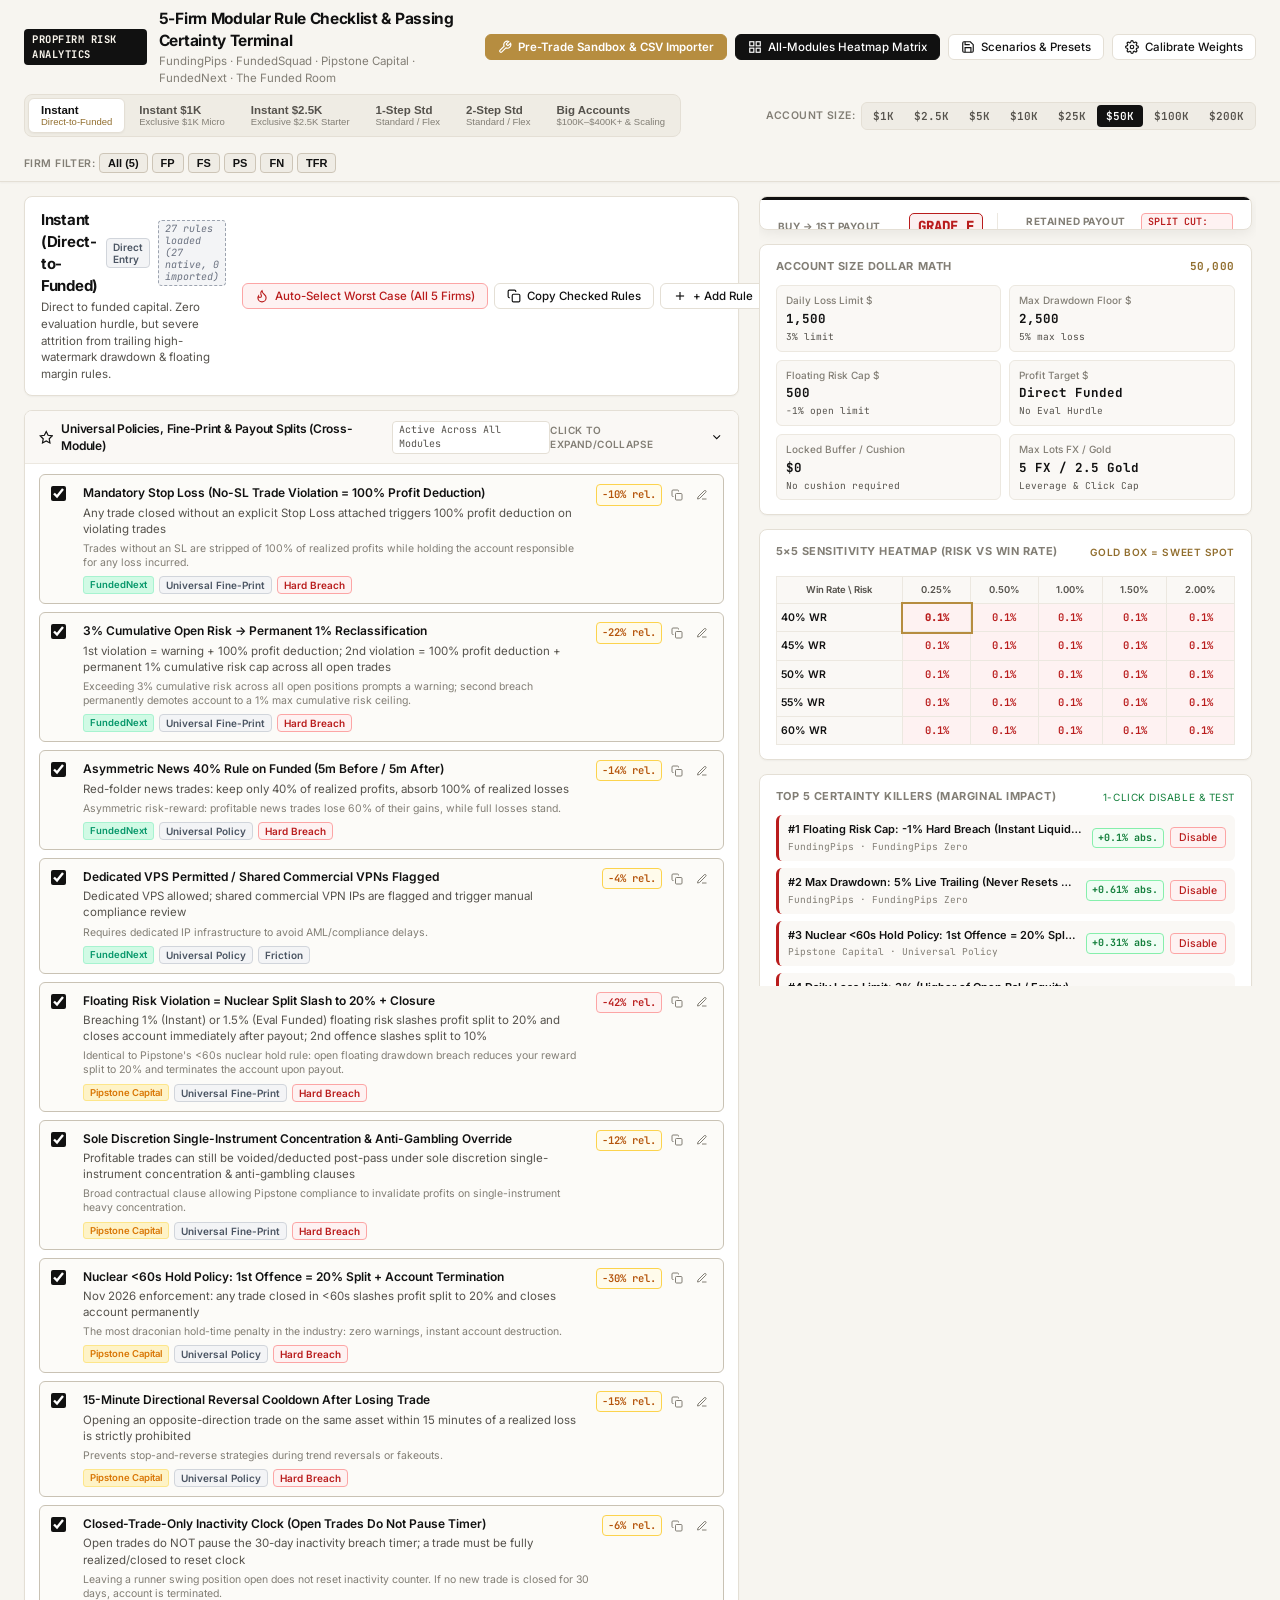
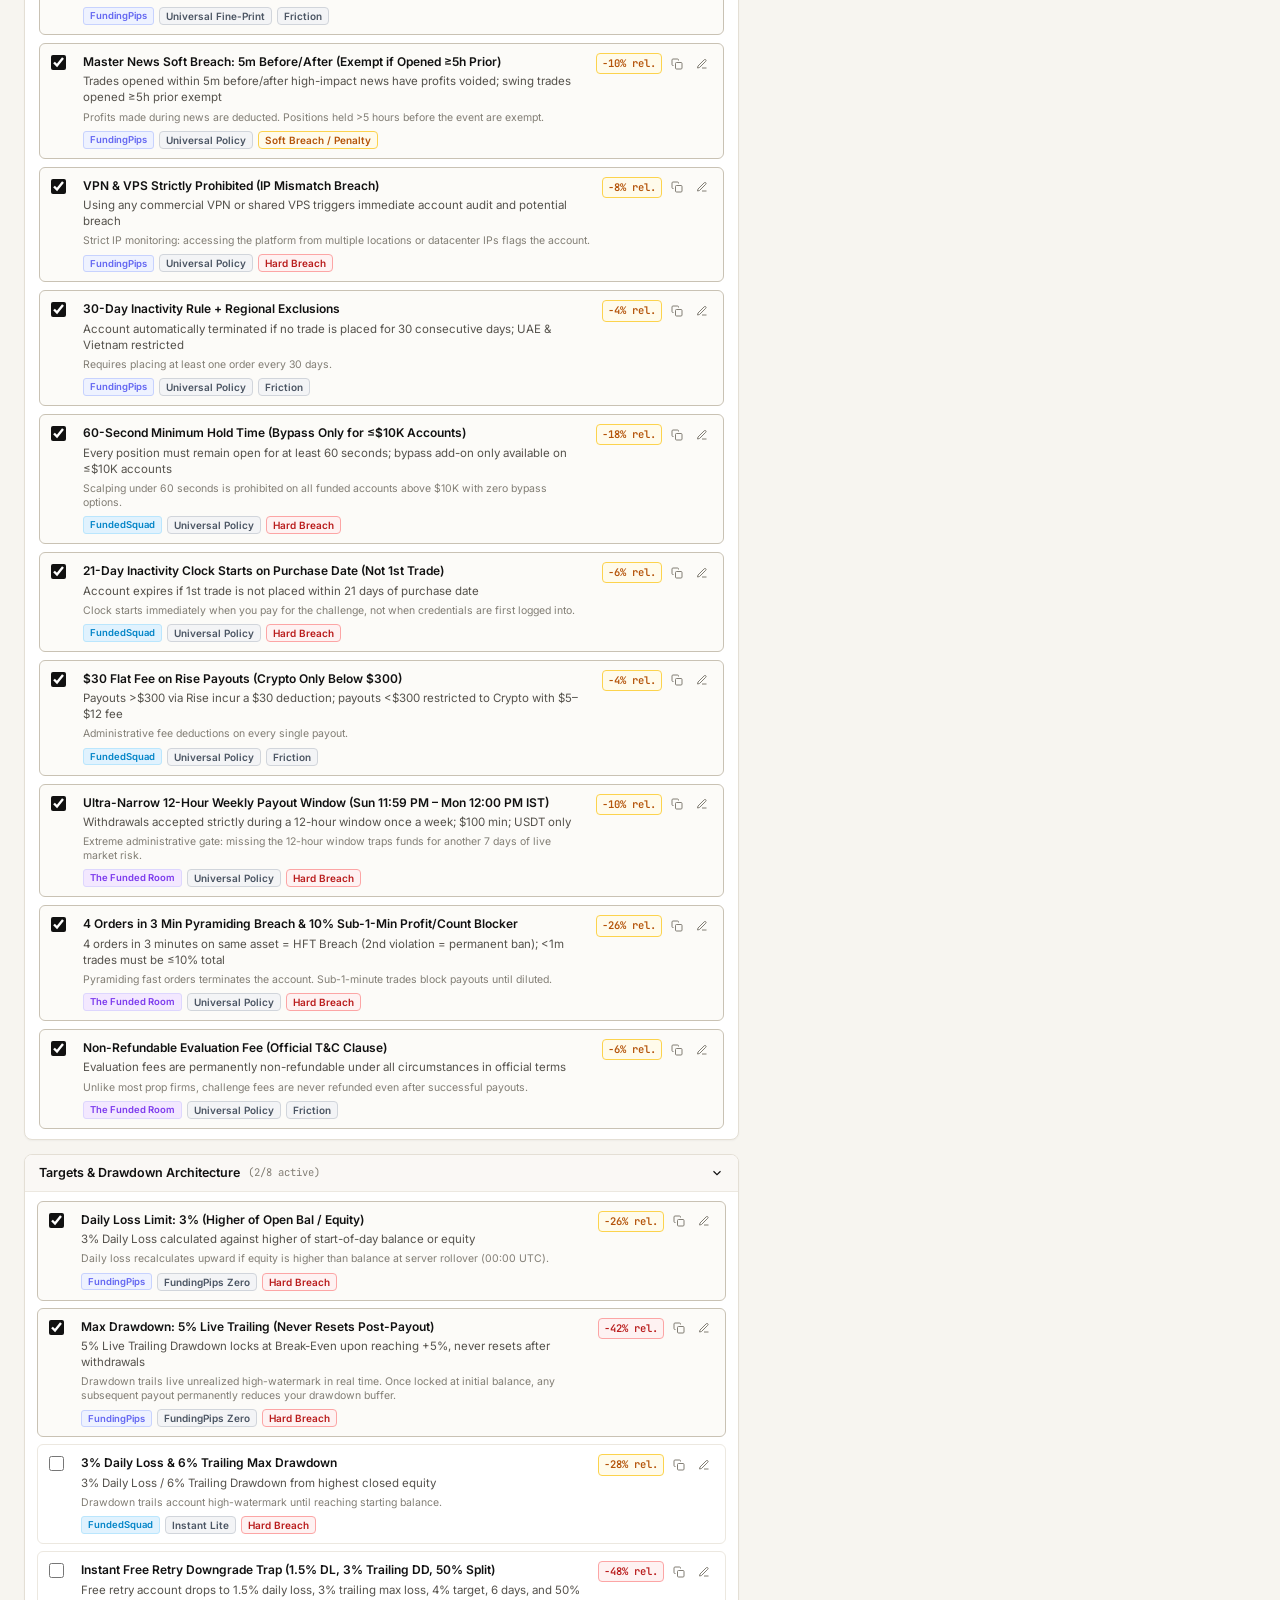
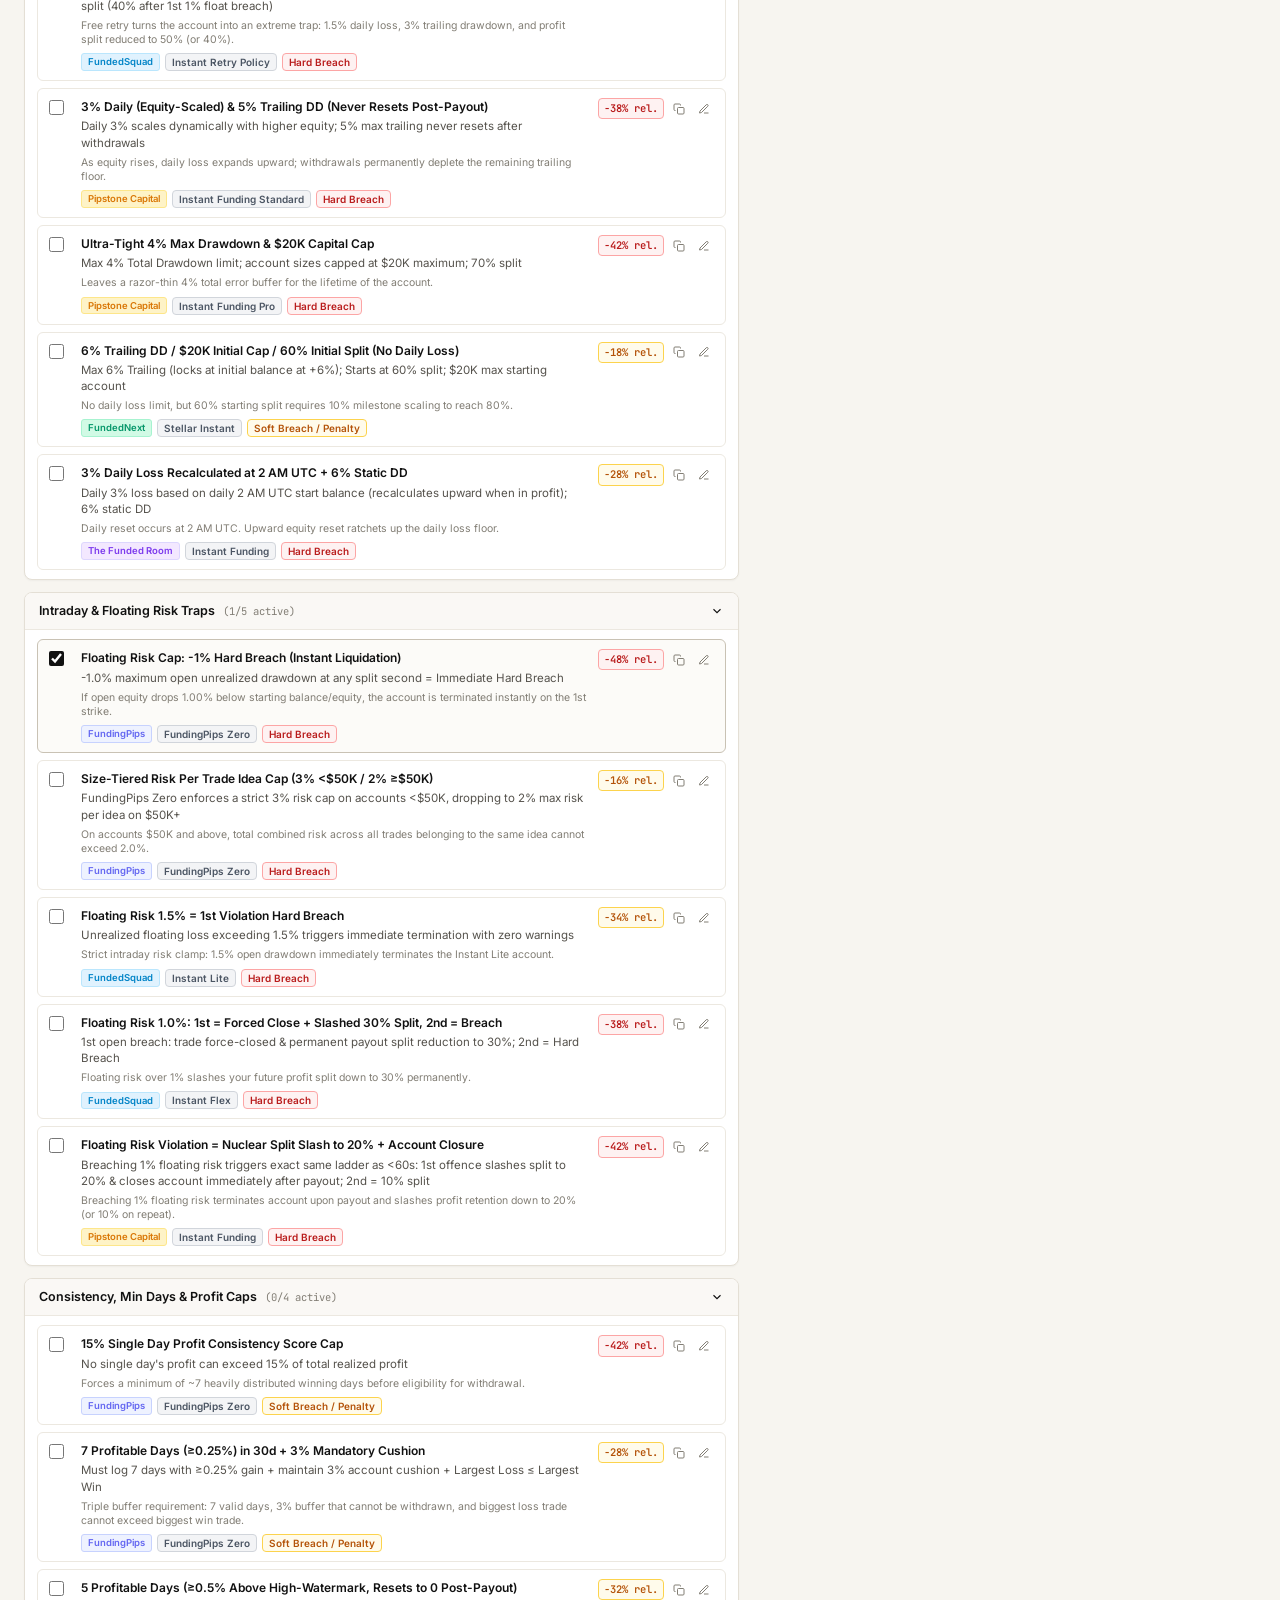
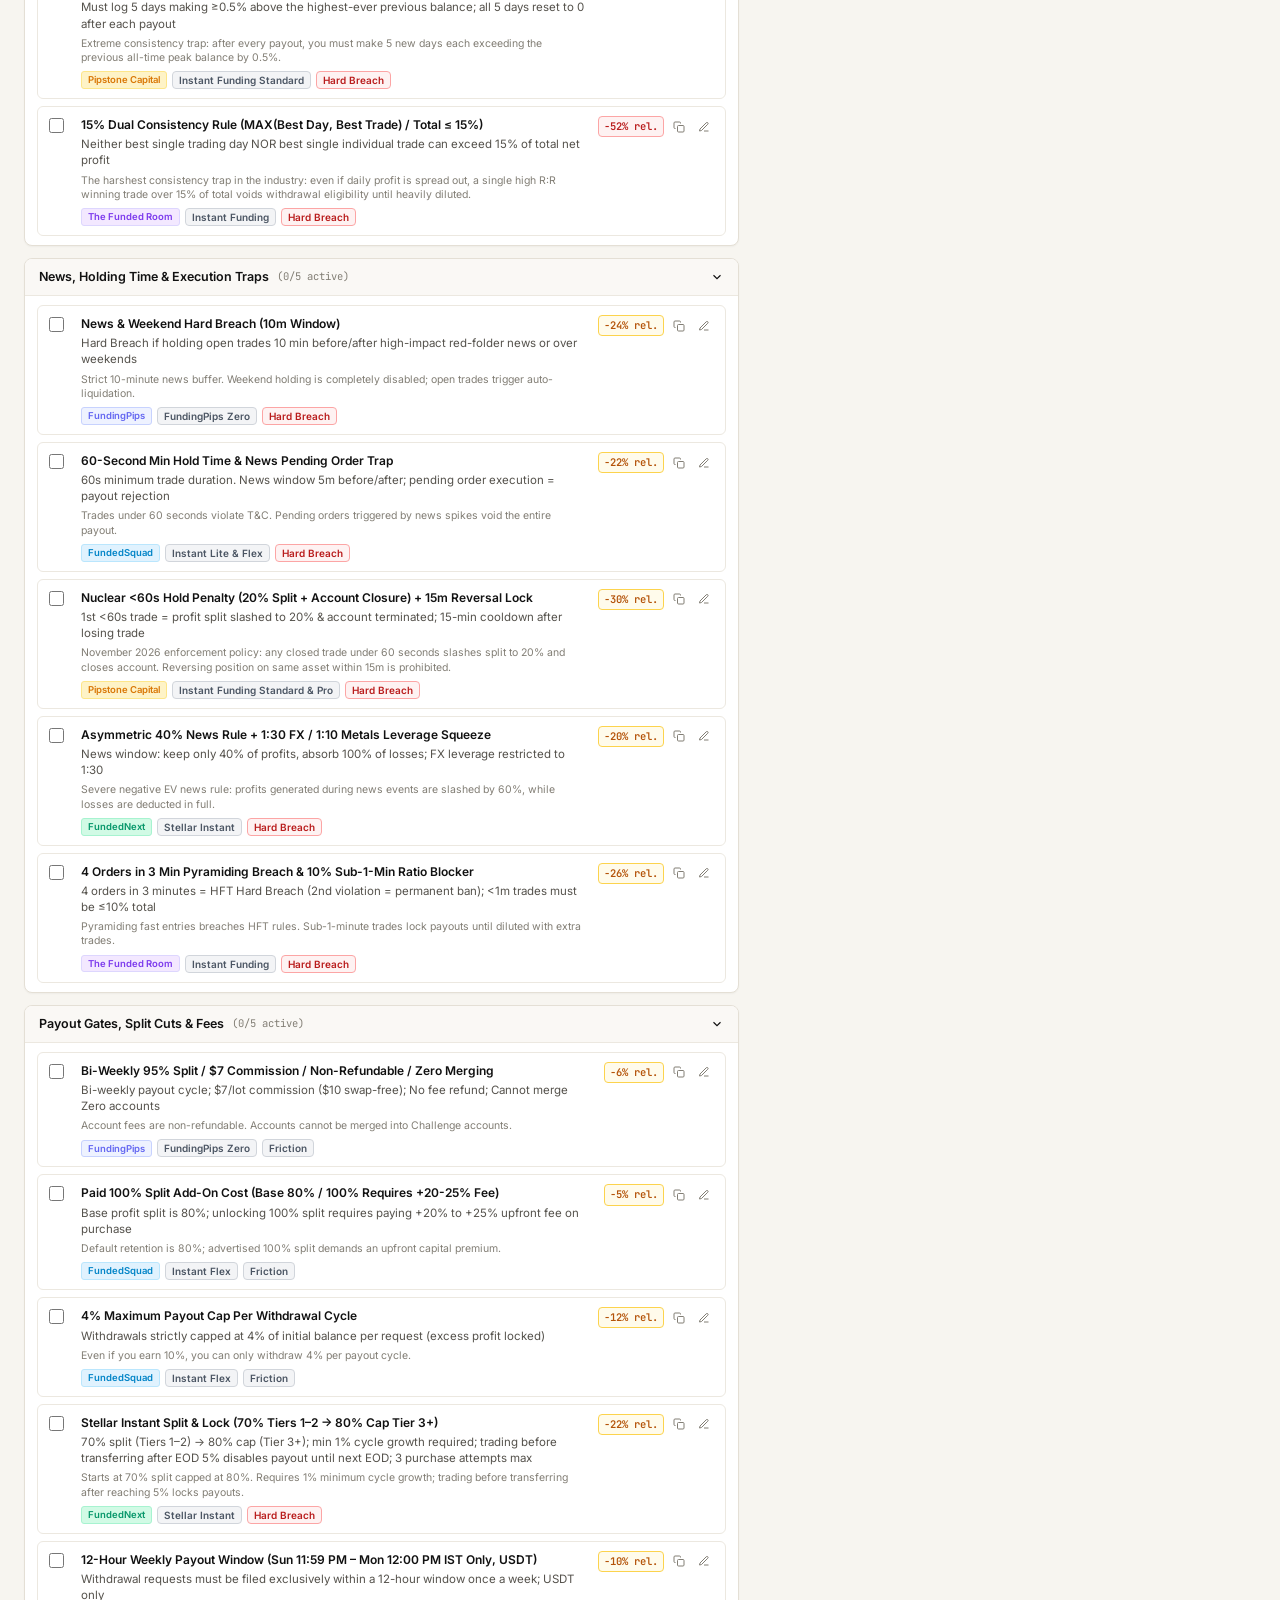
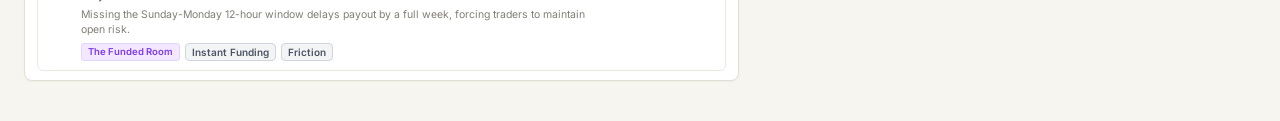
<file: single_file_bundle/prop_terminal_standalone.html>
<!DOCTYPE html>
<html lang="en">
<head>
  <meta charset="UTF-8">
  <meta name="viewport" content="width=device-width, initial-scale=1.0">
  <title>5-Firm Prop Trading Modular Rule Checklist, Worst-Case Mixer & Passing Certainty Terminal</title>
  <style>
/* ==========================================================================
   5-FIRM PROP TRADING WORKBENCH — INSTITUTIONAL MINIMALIST STYLESHEET
   Aesthetic: Sober, razor-sharp institutional risk terminal
   Palette: Stone Canvas (#F7F5F0), Crisp Cards (#FFFFFF), Hairline Borders (#E4DFD5),
            Obsidian Text (#111111), Brushed Gold (#B68D40), Semantics (Crimson, Amber, Forest)
   ========================================================================== */

@import url('https://fonts.googleapis.com/css2?family=Inter:wght@300;400;500;600;700&family=JetBrains+Mono:wght@400;500;600;700&display=swap');

:root {
  /* Surfaces */
  --bg-canvas: #F7F5F0;
  --bg-card: #FFFFFF;
  --bg-card-subtle: #FAFAF8;
  --bg-card-hover: #F4F2EB;
  --border-light: #E4DFD5;
  --border-subtle: #ECE8E0;
  --border-dark: #333333;

  /* Typography */
  --text-primary: #111111;
  --text-secondary: #55524C;
  --text-muted: #827E75;
  --text-inverted: #FFFFFF;

  /* Accent: Brushed Gold */
  --gold-primary: #B68D40;
  --gold-dark: #916E2E;
  --gold-light: #FBF7EE;
  --gold-border: #E8DCC2;

  /* Risk Semantics */
  --crimson-text: #B91C1C;
  --crimson-bg: #FEF2F2;
  --crimson-border: #FCA5A5;

  --amber-text: #B45309;
  --amber-bg: #FFFBEB;
  --amber-border: #FCD34D;

  --forest-text: #15803D;
  --forest-bg: #F0FDF4;
  --forest-border: #86EFAC;

  /* Firm Brand Tints */
  --fp-color: #6366F1;
  --fs-color: #0284C7;
  --ps-color: #D97706;
  --fn-color: #059669;
  --tfr-color: #7C3AED;

  /* Fonts */
  --font-sans: 'Inter', -apple-system, BlinkMacSystemFont, "Segoe UI", Roboto, sans-serif;
  --font-mono: 'JetBrains Mono', SFMono-Regular, Menlo, Monaco, Consolas, monospace;

  /* Shadows */
  --shadow-sm: 0 1px 2px rgba(17, 17, 17, 0.04);
  --shadow-md: 0 4px 12px rgba(17, 17, 17, 0.06);
  --shadow-lg: 0 12px 32px rgba(17, 17, 17, 0.10);

  /* Transitions */
  --ease-fast: 0.15s cubic-bezier(0.16, 1, 0.3, 1);
}

/* Base Reset */
*, *::before, *::after {
  box-sizing: border-box;
  margin: 0;
  padding: 0;
}

html {
  font-size: 13.5px;
  background-color: var(--bg-canvas);
  color: var(--text-primary);
  font-family: var(--font-sans);
  -webkit-font-smoothing: antialiased;
  -moz-osx-font-smoothing: grayscale;
}

body {
  min-height: 100vh;
  line-height: 1.45;
  background-color: var(--bg-canvas);
  color: var(--text-primary);
  overflow-x: hidden;
}

/* Typography Utilities */
.font-mono {
  font-family: var(--font-mono);
  font-variant-numeric: tabular-nums;
}

h1, h2, h3, h4, h5, h6 {
  font-weight: 600;
  letter-spacing: -0.02em;
  color: var(--text-primary);
}

/* Top Sticky Control Bar */
.top-nav {
  position: sticky;
  top: 0;
  z-index: 100;
  background: rgba(247, 245, 240, 0.95);
  backdrop-filter: blur(12px);
  border-bottom: 1px solid var(--border-light);
  box-shadow: var(--shadow-sm);
}

.top-nav-inner {
  max-width: 1720px;
  margin: 0 auto;
  padding: 8px 24px;
  display: flex;
  flex-direction: column;
  gap: 8px;
}

.nav-header-row {
  display: flex;
  align-items: center;
  justify-content: space-between;
  gap: 16px;
}

.brand-block {
  display: flex;
  align-items: center;
  gap: 12px;
}

.brand-badge {
  background: var(--text-primary);
  color: var(--gold-light);
  font-size: 10.5px;
  font-weight: 700;
  font-family: var(--font-mono);
  padding: 3px 8px;
  border-radius: 4px;
  letter-spacing: 0.05em;
  text-transform: uppercase;
}

.brand-title {
  font-size: 15.5px;
  font-weight: 700;
  display: flex;
  align-items: center;
  gap: 8px;
}

.brand-subtitle {
  font-size: 11.5px;
  color: var(--text-muted);
  font-weight: 400;
}

.nav-global-actions {
  display: flex;
  align-items: center;
  gap: 8px;
}

/* Buttons */
.btn {
  display: inline-flex;
  align-items: center;
  justify-content: center;
  gap: 6px;
  font-family: var(--font-sans);
  font-size: 11.5px;
  font-weight: 500;
  padding: 5px 12px;
  border-radius: 6px;
  border: 1px solid var(--border-light);
  background: var(--bg-card);
  color: var(--text-primary);
  cursor: pointer;
  transition: all var(--ease-fast);
  white-space: nowrap;
  user-select: none;
}

.btn:hover {
  background: var(--bg-card-hover);
  border-color: var(--text-muted);
}

.btn-primary {
  background: var(--text-primary);
  color: var(--text-inverted);
  border-color: var(--text-primary);
}

.btn-primary:hover {
  background: #2b2b2b;
  border-color: #2b2b2b;
}

.btn-gold {
  background: var(--gold-primary);
  color: #FFFFFF;
  border-color: var(--gold-primary);
  font-weight: 600;
}

.btn-gold:hover {
  background: var(--gold-dark);
  border-color: var(--gold-dark);
}

.btn-outline-gold {
  background: var(--gold-light);
  color: var(--gold-dark);
  border-color: var(--gold-border);
}

.btn-outline-gold:hover {
  background: #F4EAD3;
}

.btn-crimson {
  background: var(--crimson-bg);
  color: var(--crimson-text);
  border-color: var(--crimson-border);
}

.btn-crimson:hover {
  background: #FEE2E2;
}

.btn-sm {
  font-size: 10.5px;
  padding: 3px 8px;
  border-radius: 4px;
}

/* Module Tabs Switcher */
.nav-controls-row {
  display: flex;
  align-items: center;
  justify-content: space-between;
  gap: 16px;
  flex-wrap: wrap;
}

.module-tabs {
  display: flex;
  align-items: center;
  background: rgba(228, 223, 213, 0.45);
  padding: 3px;
  border-radius: 8px;
  border: 1px solid var(--border-light);
  gap: 2px;
}

.module-tab-btn {
  display: flex;
  flex-direction: column;
  align-items: flex-start;
  padding: 5px 12px;
  border: none;
  background: transparent;
  border-radius: 6px;
  cursor: pointer;
  transition: all var(--ease-fast);
  text-align: left;
}

.module-tab-btn .tab-name {
  font-size: 11.5px;
  font-weight: 600;
  color: var(--text-secondary);
}

.module-tab-btn .tab-sub {
  font-size: 9.5px;
  color: var(--text-muted);
}

.module-tab-btn:hover {
  background: rgba(255, 255, 255, 0.6);
}

.module-tab-btn.active {
  background: var(--bg-card);
  box-shadow: var(--shadow-sm);
  border: 1px solid var(--border-light);
}

.module-tab-btn.active .tab-name {
  color: var(--text-primary);
}

.module-tab-btn.active .tab-sub {
  color: var(--gold-dark);
  font-weight: 500;
}

/* Account Size Pill Selector */
.size-selector-group {
  display: flex;
  align-items: center;
  gap: 6px;
}

.selector-label {
  font-size: 10.5px;
  font-weight: 600;
  color: var(--text-muted);
  text-transform: uppercase;
  letter-spacing: 0.04em;
}

.size-pills {
  display: flex;
  align-items: center;
  background: rgba(228, 223, 213, 0.4);
  padding: 2px;
  border-radius: 6px;
  border: 1px solid var(--border-light);
  gap: 2px;
}

.size-pill-btn {
  font-family: var(--font-mono);
  font-size: 11px;
  font-weight: 600;
  padding: 4px 9px;
  border-radius: 4px;
  border: none;
  background: transparent;
  color: var(--text-secondary);
  cursor: pointer;
  transition: all var(--ease-fast);
}

.size-pill-btn:hover {
  background: rgba(255, 255, 255, 0.7);
}

.size-pill-btn.active {
  background: var(--text-primary);
  color: var(--text-inverted);
}

/* Firm Filter Chips */
.firm-filter-group {
  display: flex;
  align-items: center;
  gap: 4px;
}

.firm-chip {
  font-size: 11px;
  font-weight: 500;
  padding: 3px 8px;
  border-radius: 4px;
  border: 1px solid var(--border-light);
  background: var(--bg-card);
  color: var(--text-secondary);
  cursor: pointer;
  transition: all var(--ease-fast);
}

.firm-chip:hover {
  border-color: var(--text-muted);
}

.firm-chip.active {
  background: #EFECE5;
  color: var(--text-primary);
  font-weight: 600;
  border-color: #CDC5B7;
}

/* Badges */
.badge {
  display: inline-flex;
  align-items: center;
  gap: 4px;
  font-size: 10px;
  font-weight: 600;
  padding: 2px 6px;
  border-radius: 4px;
  line-height: 1.2;
}

.badge-hard {
  background: var(--crimson-bg);
  color: var(--crimson-text);
  border: 1px solid var(--crimson-border);
}

.badge-soft {
  background: var(--amber-bg);
  color: var(--amber-text);
  border: 1px solid var(--amber-border);
}

.badge-friction {
  background: #F3F4F6;
  color: #4B5563;
  border: 1px solid #D1D5DB;
}

.badge-imported {
  background: #EEF2FF;
  color: #4338CA;
  border: 1px solid #C7D2FE;
  font-family: var(--font-mono);
  font-size: 9.5px;
}

.badge-superseded {
  background: #F3F4F6;
  color: #6B7280;
  border: 1px dashed #9CA3AF;
  font-style: italic;
  font-weight: 400;
}

.firm-tag {
  display: inline-flex;
  align-items: center;
  gap: 4px;
  font-size: 9.5px;
  font-weight: 600;
  padding: 1px 6px;
  border-radius: 3px;
  border: 1px solid transparent;
}

.firm-tag-fp { background: #EEF2FF; color: var(--fp-color); border-color: #C7D2FE; }
.firm-tag-fs { background: #E0F2FE; color: var(--fs-color); border-color: #BAE6FD; }
.firm-tag-ps { background: #FEF3C7; color: var(--ps-color); border-color: #FDE68A; }
.firm-tag-fn { background: #D1FAE5; color: var(--fn-color); border-color: #A7F3D0; }
.firm-tag-tfr { background: #F3E8FF; color: var(--tfr-color); border-color: #DDD6FE; }

/* Main Workspace Layout */
.main-workbench {
  max-width: 1720px;
  margin: 14px auto 40px auto;
  padding: 0 24px;
  display: grid;
  grid-template-columns: 58% calc(42% - 20px);
  gap: 20px;
  align-items: start;
}

/* ==========================================================================
   LEFT COLUMN: CHECKLIST BUILDER (58%)
   ========================================================================== */
.checklist-column {
  display: flex;
  flex-direction: column;
  gap: 14px;
}

/* Module Banner */
.module-banner-card {
  background: var(--bg-card);
  border: 1px solid var(--border-light);
  border-radius: 8px;
  padding: 12px 16px;
  box-shadow: var(--shadow-sm);
  display: flex;
  align-items: center;
  justify-content: space-between;
  gap: 16px;
}

.banner-left {
  display: flex;
  flex-direction: column;
  gap: 3px;
}

.banner-title-row {
  display: flex;
  align-items: center;
  gap: 8px;
}

.banner-title {
  font-size: 15px;
  font-weight: 700;
}

.banner-meta {
  font-size: 11.5px;
  color: var(--text-secondary);
}

.banner-actions {
  display: flex;
  align-items: center;
  gap: 6px;
}

/* Cross-Module Paste Notification Banner */
.clipboard-notification-banner {
  background: #EEF2FF;
  border: 1px solid #C7D2FE;
  border-radius: 8px;
  padding: 9px 14px;
  display: flex;
  align-items: center;
  justify-content: space-between;
  gap: 12px;
  animation: fadeIn 0.2s ease-in;
}

.clipboard-banner-text {
  font-size: 11.5px;
  color: #3730A3;
  display: flex;
  align-items: center;
  gap: 6px;
}

/* Collapsible Universal Policies Bar */
.universal-policies-card {
  background: var(--bg-card);
  border: 1px solid var(--border-light);
  border-radius: 8px;
  overflow: hidden;
  box-shadow: var(--shadow-sm);
}

.universal-header {
  padding: 9px 14px;
  background: #FAF8F5;
  border-bottom: 1px solid var(--border-subtle);
  display: flex;
  align-items: center;
  justify-content: space-between;
  cursor: pointer;
  user-select: none;
}

.universal-header:hover {
  background: #F4EFE7;
}

.universal-header-left {
  display: flex;
  align-items: center;
  gap: 8px;
}

.universal-title {
  font-size: 12px;
  font-weight: 600;
  color: var(--text-primary);
}

.universal-count-badge {
  font-size: 10px;
  font-family: var(--font-mono);
  background: var(--bg-card);
  border: 1px solid var(--border-light);
  padding: 1px 6px;
  border-radius: 4px;
  color: var(--text-secondary);
}

.universal-body {
  padding: 10px 14px;
  display: flex;
  flex-direction: column;
  gap: 8px;
}

/* Rule Buckets / Categories */
.rule-bucket-card {
  background: var(--bg-card);
  border: 1px solid var(--border-light);
  border-radius: 8px;
  overflow: hidden;
  box-shadow: var(--shadow-sm);
  transition: border-color var(--ease-fast);
}

.rule-bucket-header {
  padding: 9px 14px;
  background: #FAF8F5;
  border-bottom: 1px solid var(--border-subtle);
  display: flex;
  align-items: center;
  justify-content: space-between;
  cursor: pointer;
  user-select: none;
}

.rule-bucket-header:hover {
  background: #F4EFE7;
}

.bucket-header-left {
  display: flex;
  align-items: center;
  gap: 8px;
}

.bucket-title {
  font-size: 12.5px;
  font-weight: 600;
}

.bucket-counter {
  font-size: 10.5px;
  font-family: var(--font-mono);
  color: var(--text-muted);
}

.bucket-body {
  padding: 9px 12px;
  display: flex;
  flex-direction: column;
  gap: 7px;
}

/* Individual Rule Item Row */
.rule-card {
  border: 1px solid var(--border-subtle);
  border-radius: 6px;
  padding: 9px 11px;
  background: var(--bg-card);
  display: grid;
  grid-template-columns: 22px 1fr auto;
  gap: 10px;
  align-items: flex-start;
  transition: all var(--ease-fast);
}

.rule-card:hover {
  border-color: #D3CDC1;
  background: var(--bg-card-hover);
}

.rule-card.checked {
  background: #FCFBF8;
  border-color: #C9C2B4;
}

.rule-card.superseded {
  opacity: 0.60;
  background: #F9F9F9;
  border-style: dashed;
}

.rule-checkbox-wrapper {
  padding-top: 2px;
}

.rule-checkbox {
  width: 15px;
  height: 15px;
  cursor: pointer;
  accent-color: var(--text-primary);
}

.rule-content {
  display: flex;
  flex-direction: column;
  gap: 3px;
}

.rule-header-row {
  display: flex;
  align-items: baseline;
  gap: 8px;
  flex-wrap: wrap;
}

.rule-title {
  font-size: 12px;
  font-weight: 600;
  color: var(--text-primary);
}

.rule-threshold-text {
  font-size: 11.5px;
  color: var(--text-secondary);
  line-height: 1.4;
}

.rule-desc {
  font-size: 10.5px;
  color: var(--text-muted);
  line-height: 1.35;
  margin-top: 2px;
}

.rule-provenance-row {
  display: flex;
  align-items: center;
  gap: 5px;
  margin-top: 3px;
  flex-wrap: wrap;
}

.rule-actions-col {
  display: flex;
  align-items: center;
  gap: 5px;
}

.impact-pill {
  font-family: var(--font-mono);
  font-size: 10.5px;
  font-weight: 600;
  padding: 2px 5px;
  border-radius: 4px;
  white-space: nowrap;
}

.impact-high {
  background: var(--crimson-bg);
  color: var(--crimson-text);
  border: 1px solid var(--crimson-border);
}

.impact-med {
  background: var(--amber-bg);
  color: var(--amber-text);
  border: 1px solid var(--amber-border);
}

.impact-low {
  background: #F3F4F6;
  color: #4B5563;
  border: 1px solid #D1D5DB;
}

.impact-positive {
  background: var(--forest-bg);
  color: var(--forest-text);
  border: 1px solid var(--forest-border);
}

.action-icon-btn {
  background: transparent;
  border: 1px solid transparent;
  border-radius: 4px;
  padding: 3px;
  color: var(--text-muted);
  cursor: pointer;
  display: inline-flex;
  align-items: center;
  justify-content: center;
  transition: all var(--ease-fast);
}

.action-icon-btn:hover {
  background: #EAE6DD;
  color: var(--text-primary);
  border-color: var(--border-light);
}

.action-icon-btn.danger:hover {
  background: #FEE2E2;
  color: var(--crimson-text);
  border-color: var(--crimson-border);
}

/* ==========================================================================
   RIGHT COLUMN: LIVE TELEMETRY, 3-LAYER ENGINE & ANALYTICS (42% STICKY)
   ========================================================================== */
.telemetry-column {
  position: sticky;
  top: 96px;
  display: flex;
  flex-direction: column;
  gap: 14px;
  max-height: calc(100vh - 110px);
  overflow-y: auto;
  padding-right: 4px;
}

.telemetry-column::-webkit-scrollbar {
  width: 5px;
}
.telemetry-column::-webkit-scrollbar-track {
  background: transparent;
}
.telemetry-column::-webkit-scrollbar-thumb {
  background: #D8D2C5;
  border-radius: 4px;
}

/* Twin Hero Scorecard */
.hero-telemetry-card {
  background: var(--bg-card);
  border: 1px solid var(--border-light);
  border-radius: 8px;
  padding: 16px 18px;
  box-shadow: var(--shadow-md);
  position: relative;
  overflow: hidden;
}

.hero-telemetry-card::before {
  content: "";
  position: absolute;
  top: 0;
  left: 0;
  right: 0;
  height: 3px;
  background: var(--text-primary);
}

.twin-hero-grid {
  display: grid;
  grid-template-columns: 1fr 1fr;
  gap: 14px;
  margin-bottom: 12px;
}

.hero-column {
  display: flex;
  flex-direction: column;
}

.hero-column:first-child {
  border-right: 1px solid var(--border-subtle);
  padding-right: 14px;
}

.hero-header-row {
  display: flex;
  align-items: center;
  justify-content: space-between;
  margin-bottom: 8px;
}

.hero-label {
  font-size: 10px;
  font-weight: 700;
  text-transform: uppercase;
  letter-spacing: 0.05em;
  color: var(--text-muted);
}

.risk-grade-badge {
  font-family: var(--font-mono);
  font-size: 14px;
  font-weight: 800;
  padding: 2px 8px;
  border-radius: 5px;
  border: 1px solid transparent;
  display: inline-flex;
  align-items: center;
}

.hero-metric-display {
  display: flex;
  align-items: baseline;
  gap: 4px;
  margin-bottom: 4px;
}

.hero-number {
  font-family: var(--font-mono);
  font-size: 34px;
  font-weight: 700;
  line-height: 1;
  color: var(--text-primary);
  letter-spacing: -0.04em;
}

.hero-unit {
  font-size: 18px;
  font-weight: 600;
  color: var(--text-muted);
}

.hero-grade-desc {
  font-size: 11px;
  color: var(--text-secondary);
  font-weight: 500;
}

/* Metric Strip Grid (Layers 1 & 3) */
.metric-strip-card {
  background: #FAF8F5;
  border: 1px solid var(--border-subtle);
  border-radius: 6px;
  padding: 10px 12px;
  margin-bottom: 10px;
}

.metric-strip-header {
  font-size: 10px;
  font-weight: 700;
  text-transform: uppercase;
  letter-spacing: 0.05em;
  color: var(--text-muted);
  margin-bottom: 8px;
  display: flex;
  align-items: center;
  justify-content: space-between;
}

.metric-strip-grid {
  display: grid;
  grid-template-columns: repeat(4, 1fr);
  gap: 8px;
}

.strip-cell {
  display: flex;
  flex-direction: column;
  gap: 2px;
}

.strip-cell-label {
  font-size: 9.5px;
  color: var(--text-muted);
  font-weight: 500;
}

.strip-cell-val {
  font-family: var(--font-mono);
  font-size: 12px;
  font-weight: 700;
  color: var(--text-primary);
}

.strip-cell-sub {
  font-family: var(--font-mono);
  font-size: 9px;
  color: var(--text-secondary);
}

/* Stage Funnel Gauges */
.stage-funnel-container {
  display: flex;
  flex-direction: column;
  gap: 9px;
  padding-top: 12px;
  border-top: 1px solid var(--border-subtle);
}

.funnel-stage-row {
  display: flex;
  flex-direction: column;
  gap: 3px;
}

.funnel-stage-labels {
  display: flex;
  align-items: center;
  justify-content: space-between;
  font-size: 11px;
}

.funnel-stage-name {
  font-weight: 500;
  color: var(--text-secondary);
}

.funnel-stage-value {
  font-family: var(--font-mono);
  font-weight: 600;
  color: var(--text-primary);
}

.progress-track {
  width: 100%;
  height: 5px;
  background: #EFECE6;
  border-radius: 3px;
  overflow: hidden;
}

.progress-bar-fill {
  height: 100%;
  border-radius: 3px;
  transition: width 0.25s cubic-bezier(0.16, 1, 0.3, 1);
}

/* Exact Dollar Math Grid */
.telemetry-card {
  background: var(--bg-card);
  border: 1px solid var(--border-light);
  border-radius: 8px;
  padding: 14px 16px;
  box-shadow: var(--shadow-sm);
}

.telemetry-card-title {
  font-size: 11px;
  font-weight: 700;
  text-transform: uppercase;
  letter-spacing: 0.05em;
  color: var(--text-muted);
  margin-bottom: 10px;
  display: flex;
  align-items: center;
  justify-content: space-between;
}

.dollar-math-grid {
  display: grid;
  grid-template-columns: repeat(2, 1fr);
  gap: 8px;
}

.math-cell {
  background: #FAF8F5;
  border: 1px solid var(--border-subtle);
  border-radius: 6px;
  padding: 7px 9px;
  display: flex;
  flex-direction: column;
  gap: 2px;
}

.math-cell-label {
  font-size: 10px;
  color: var(--text-muted);
  font-weight: 500;
}

.math-cell-value {
  font-family: var(--font-mono);
  font-size: 12.5px;
  font-weight: 700;
  color: var(--text-primary);
}

.math-cell-sub {
  font-family: var(--font-mono);
  font-size: 9.5px;
  color: var(--text-secondary);
}

/* 5x5 Sensitivity Heatmap Matrix */
.sensitivity-heatmap-table {
  width: 100%;
  border-collapse: collapse;
  font-size: 10.5px;
  margin-top: 6px;
}

.sensitivity-heatmap-table th, .sensitivity-heatmap-table td {
  padding: 6px 4px;
  text-align: center;
  border: 1px solid var(--border-subtle);
}

.sensitivity-heatmap-table th {
  background: #FAF8F5;
  font-weight: 600;
  font-size: 9.5px;
  color: var(--text-secondary);
}

.sens-cell {
  font-family: var(--font-mono);
  font-weight: 600;
  cursor: pointer;
  transition: transform 0.1s ease;
}

.sens-cell:hover {
  transform: scale(1.08);
  box-shadow: 0 0 6px rgba(0,0,0,0.15);
  z-index: 2;
  position: relative;
}

.sens-sweet-spot {
  outline: 2px solid var(--gold-primary);
  font-weight: 800;
  position: relative;
}

/* Rule Killer Marginal Delta Inspector */
.certainty-killers-list {
  display: flex;
  flex-direction: column;
  gap: 7px;
}

.killer-item {
  display: flex;
  align-items: center;
  justify-content: space-between;
  gap: 8px;
  padding: 7px 9px;
  background: #FAF8F5;
  border-radius: 6px;
  border-left: 3px solid var(--crimson-text);
}

.killer-left {
  display: flex;
  flex-direction: column;
  gap: 2px;
  overflow: hidden;
}

.killer-title {
  font-size: 11px;
  font-weight: 600;
  color: var(--text-primary);
  white-space: nowrap;
  overflow: hidden;
  text-overflow: ellipsis;
}

.killer-provenance {
  font-size: 9.5px;
  color: var(--text-muted);
}

.killer-right {
  display: flex;
  align-items: center;
  gap: 6px;
  white-space: nowrap;
}

.killer-delta-badge {
  font-family: var(--font-mono);
  font-size: 10px;
  font-weight: 700;
  color: var(--forest-text);
  background: var(--forest-bg);
  border: 1px solid var(--forest-border);
  padding: 2px 5px;
  border-radius: 4px;
}

/* Day-by-Day Equity Replay SVG Chart */
.replay-chart-card {
  background: var(--bg-card);
  border: 1px solid var(--border-light);
  border-radius: 8px;
  padding: 14px 16px;
}

.replay-controls-row {
  display: flex;
  align-items: center;
  justify-content: space-between;
  gap: 10px;
  margin-bottom: 8px;
  flex-wrap: wrap;
}

.replay-select {
  font-size: 11px;
  padding: 4px 8px;
  border: 1px solid var(--border-light);
  border-radius: 4px;
  background: var(--bg-card);
  color: var(--text-primary);
}

.replay-scrubber-wrapper {
  display: flex;
  align-items: center;
  gap: 8px;
  font-size: 10px;
  color: var(--text-secondary);
}

.replay-svg-container {
  width: 100%;
  height: 120px;
  background: #FAF8F5;
  border: 1px solid var(--border-subtle);
  border-radius: 6px;
  overflow: hidden;
  position: relative;
}

/* Monte Carlo 10,000 Paths */
.monte-carlo-card {
  background: var(--bg-card);
  border: 1px solid var(--border-light);
  border-radius: 8px;
  padding: 14px 16px;
  box-shadow: var(--shadow-sm);
}

.mc-controls-grid {
  display: grid;
  grid-template-columns: repeat(2, 1fr);
  gap: 10px;
  margin-bottom: 12px;
}

.mc-control-item {
  display: flex;
  flex-direction: column;
  gap: 3px;
}

.mc-control-label-row {
  display: flex;
  align-items: center;
  justify-content: space-between;
  font-size: 10.5px;
}

.mc-control-name {
  color: var(--text-secondary);
  font-weight: 500;
}

.mc-control-val {
  font-family: var(--font-mono);
  font-weight: 700;
  color: var(--text-primary);
}

.mc-slider {
  width: 100%;
  accent-color: var(--text-primary);
  cursor: pointer;
}

.mc-run-row {
  display: flex;
  align-items: center;
  justify-content: space-between;
  gap: 10px;
  margin-bottom: 10px;
}

.mc-results-box {
  background: #FAF8F5;
  border: 1px solid var(--border-subtle);
  border-radius: 6px;
  padding: 9px 11px;
  display: flex;
  flex-direction: column;
  gap: 6px;
}

.mc-metrics-summary {
  display: grid;
  grid-template-columns: repeat(3, 1fr);
  gap: 6px;
  text-align: center;
}

.mc-metric-item {
  display: flex;
  flex-direction: column;
}

.mc-metric-num {
  font-family: var(--font-mono);
  font-size: 13.5px;
  font-weight: 700;
  color: var(--text-primary);
}

.mc-metric-label {
  font-size: 9.5px;
  color: var(--text-muted);
}

.mc-failure-tags {
  display: flex;
  flex-wrap: wrap;
  gap: 4px;
  margin-top: 4px;
}

.mc-fail-tag {
  font-family: var(--font-mono);
  font-size: 9.5px;
  padding: 2px 5px;
  border-radius: 3px;
  background: #F3F4F6;
  color: #4B5563;
}

/* Cockpit Export & Scenario Bar */
.scenario-actions-card {
  background: var(--bg-card);
  border: 1px solid var(--border-light);
  border-radius: 8px;
  padding: 10px 14px;
  display: flex;
  flex-direction: column;
  gap: 6px;
}

.export-btn-group {
  display: grid;
  grid-template-columns: repeat(3, 1fr);
  gap: 6px;
}

/* ==========================================
   PRE-TRADE SANDBOX & CSV IMPORTER MODAL
   ========================================== */
.sandbox-tabs-nav {
  display: flex;
  align-items: center;
  gap: 4px;
  border-bottom: 1px solid var(--border-light);
  padding: 0 20px;
  background: #FAF8F5;
}

.sandbox-tab-btn {
  padding: 10px 16px;
  border: none;
  background: transparent;
  font-size: 12px;
  font-weight: 600;
  color: var(--text-secondary);
  cursor: pointer;
  border-bottom: 2px solid transparent;
}

.sandbox-tab-btn.active {
  color: var(--text-primary);
  border-bottom-color: var(--text-primary);
  background: var(--bg-card);
}

.sandbox-ticket-grid {
  display: grid;
  grid-template-columns: repeat(3, 1fr);
  gap: 12px;
  background: #FAF8F5;
  border: 1px solid var(--border-subtle);
  border-radius: 6px;
  padding: 14px;
  margin-bottom: 16px;
}

.sandbox-ticket-item {
  display: flex;
  flex-direction: column;
  gap: 3px;
}

.sandbox-ticket-item label {
  font-size: 10.5px;
  font-weight: 600;
  color: var(--text-secondary);
}

.sandbox-ticket-item input, .sandbox-ticket-item select {
  padding: 6px 8px;
  border: 1px solid var(--border-light);
  border-radius: 4px;
  font-size: 12px;
  background: #FFFFFF;
}

.firm-audit-cards-grid {
  display: grid;
  grid-template-columns: repeat(5, 1fr);
  gap: 10px;
}

.firm-audit-card {
  border: 1px solid var(--border-light);
  border-radius: 6px;
  background: #FFFFFF;
  padding: 10px;
  display: flex;
  flex-direction: column;
  gap: 6px;
}

.firm-audit-header {
  display: flex;
  align-items: center;
  justify-content: space-between;
}

.firm-audit-name {
  font-size: 11.5px;
  font-weight: 700;
}

.audit-verdict-badge {
  font-family: var(--font-mono);
  font-size: 9.5px;
  font-weight: 700;
  padding: 2px 6px;
  border-radius: 4px;
}

.verdict-pass { background: var(--forest-bg); color: var(--forest-text); border: 1px solid var(--forest-border); }
.verdict-breach { background: var(--crimson-bg); color: var(--crimson-text); border: 1px solid var(--crimson-border); }
.verdict-slash { background: var(--amber-bg); color: var(--amber-text); border: 1px solid var(--amber-border); }
.verdict-deduct { background: #F3E8FF; color: #7C3AED; border: 1px solid #DDD6FE; }

.audit-log-list {
  font-size: 10px;
  color: var(--text-secondary);
  line-height: 1.35;
  display: flex;
  flex-direction: column;
  gap: 3px;
}

/* CSV Dropzone */
.csv-dropzone {
  border: 2px dashed #D3CDC1;
  border-radius: 8px;
  padding: 24px;
  text-align: center;
  background: #FAF8F5;
  cursor: pointer;
  transition: all var(--ease-fast);
}

.csv-dropzone:hover {
  border-color: var(--text-primary);
  background: #F4EFE7;
}

/* Modal Overlays & Drawers */
.modal-overlay {
  position: fixed;
  inset: 0;
  background: rgba(17, 17, 17, 0.45);
  backdrop-filter: blur(4px);
  z-index: 1000;
  display: flex;
  align-items: center;
  justify-content: center;
  padding: 20px;
  opacity: 0;
  pointer-events: none;
  transition: opacity 0.2s ease;
}

.modal-overlay.open {
  opacity: 1;
  pointer-events: auto;
}

.modal-card {
  background: var(--bg-card);
  border: 1px solid var(--border-light);
  border-radius: 10px;
  box-shadow: var(--shadow-lg);
  max-width: 900px;
  width: 100%;
  max-height: 85vh;
  display: flex;
  flex-direction: column;
  overflow: hidden;
  animation: slideUp 0.2s ease;
}

.modal-header {
  padding: 12px 18px;
  border-bottom: 1px solid var(--border-light);
  display: flex;
  align-items: center;
  justify-content: space-between;
  background: #FAF8F5;
}

.modal-title {
  font-size: 14.5px;
  font-weight: 700;
}

.modal-body {
  padding: 18px;
  overflow-y: auto;
  display: flex;
  flex-direction: column;
  gap: 14px;
}

.modal-footer {
  padding: 10px 18px;
  border-top: 1px solid var(--border-light);
  background: #FAF8F5;
  display: flex;
  align-items: center;
  justify-content: flex-end;
  gap: 8px;
}

/* Drawers */
.drawer-overlay {
  position: fixed;
  inset: 0;
  background: rgba(17, 17, 17, 0.45);
  backdrop-filter: blur(4px);
  z-index: 1000;
  opacity: 0;
  pointer-events: none;
  transition: opacity 0.2s ease;
}

.drawer-overlay.open {
  opacity: 1;
  pointer-events: auto;
}

.drawer-panel {
  position: fixed;
  top: 0;
  right: 0;
  bottom: 0;
  width: 440px;
  max-width: 90vw;
  background: var(--bg-card);
  box-shadow: -8px 0 24px rgba(0,0,0,0.12);
  z-index: 1001;
  display: flex;
  flex-direction: column;
  transform: translateX(100%);
  transition: transform 0.25s cubic-bezier(0.16, 1, 0.3, 1);
}

.drawer-panel.open {
  transform: translateX(0);
}

.drawer-header {
  padding: 14px 18px;
  border-bottom: 1px solid var(--border-light);
  display: flex;
  align-items: center;
  justify-content: space-between;
  background: #FAF8F5;
}

.drawer-body {
  padding: 18px;
  overflow-y: auto;
  display: flex;
  flex-direction: column;
  gap: 14px;
  flex: 1;
}

/* Toast */
.toast-container {
  position: fixed;
  bottom: 24px;
  right: 24px;
  z-index: 9999;
  display: flex;
  flex-direction: column;
  gap: 8px;
  pointer-events: none;
}

.toast {
  background: var(--text-primary);
  color: var(--text-inverted);
  padding: 9px 14px;
  border-radius: 6px;
  font-size: 11.5px;
  font-weight: 500;
  box-shadow: var(--shadow-lg);
  pointer-events: auto;
  display: flex;
  align-items: center;
  gap: 8px;
  animation: toastIn 0.2s ease;
}

/* Heatmap Table */
.heatmap-table-container {
  width: 100%;
  overflow-x: auto;
  border: 1px solid var(--border-light);
  border-radius: 6px;
}

.heatmap-table {
  width: 100%;
  border-collapse: collapse;
  font-size: 11px;
}

.heatmap-table th, .heatmap-table td {
  padding: 7px 9px;
  border: 1px solid var(--border-subtle);
  text-align: center;
}

.heatmap-table th {
  background: #FAF8F5;
  font-weight: 600;
  color: var(--text-secondary);
}

.heatmap-table th.col-module {
  text-align: left;
  min-width: 130px;
}

.heatmap-cell {
  cursor: pointer;
  transition: transform 0.1s ease;
}

.heatmap-cell:hover {
  transform: scale(1.04);
  box-shadow: 0 0 8px rgba(0,0,0,0.15);
  z-index: 2;
  position: relative;
}

.heatmap-score {
  font-family: var(--font-mono);
  font-weight: 700;
  font-size: 11.5px;
  display: block;
}

.heatmap-grade {
  font-size: 9.5px;
  font-weight: 600;
}

/* Keyframes */
@keyframes fadeIn {
  from { opacity: 0; transform: translateY(-4px); }
  to { opacity: 1; transform: translateY(0); }
}

@keyframes slideUp {
  from { opacity: 0; transform: translateY(12px); }
  to { opacity: 1; transform: translateY(0); }
}

@keyframes toastIn {
  from { opacity: 0; transform: translateY(16px); }
  to { opacity: 1; transform: translateY(0); }
}

/* Print Styles */
@media print {
  body {
    background: #FFFFFF !important;
    color: #000000 !important;
  }
  .top-nav, .nav-global-actions, .banner-actions, .rule-actions-col,
  .mc-run-row, .scenario-actions-card, .btn, .action-icon-btn, .modal-overlay,
  .drawer-overlay, .toast-container, .replay-controls-row {
    display: none !important;
  }
  .main-workbench {
    display: block !important;
    max-width: 100% !important;
    margin: 0 !important;
    padding: 0 !important;
  }
  .telemetry-column {
    position: static !important;
    max-height: none !important;
    overflow: visible !important;
    margin-bottom: 24px !important;
  }
  .hero-telemetry-card, .rule-bucket-card, .telemetry-card, .replay-chart-card {
    box-shadow: none !important;
    border: 1px solid #CCCCCC !important;
    page-break-inside: avoid;
  }
}

@media (max-width: 1200px) {
  .main-workbench {
    grid-template-columns: 1fr;
  }
  .telemetry-column {
    position: static;
    max-height: none;
    overflow: visible;
  }
  .firm-audit-cards-grid {
    grid-template-columns: repeat(2, 1fr);
  }
}

</style>
  <link rel="icon" href="data:image/svg+xml,<svg xmlns='http://www.w3.org/2000/svg' viewBox='0 0 24 24' fill='%23B68D40'><path d='M12 2L2 7l10 5 10-5-10-5zM2 17l10 5 10-5M2 12l10 5 10-5'/></svg>">
</head>
<body>

  <!-- ==========================================
       TOP STICKY CONTROL BAR
       ========================================== -->
  <header class="top-nav">
    <div class="top-nav-inner">
      <!-- Row 1: Brand & Global Actions -->
      <div class="nav-header-row">
        <div class="brand-block">
          <span class="brand-badge">PROPFIRM RISK ANALYTICS</span>
          <div>
            <h1 class="brand-title">5-Firm Modular Rule Checklist & Passing Certainty Terminal</h1>
            <p class="brand-subtitle">FundingPips · FundedSquad · Pipstone Capital · FundedNext · The Funded Room</p>
          </div>
        </div>

        <div class="nav-global-actions">
          <button id="btnOpenSandbox" class="btn btn-gold" title="Open Pre-Trade Violation Sandbox & CSV Importer">
            <svg width="14" height="14" viewBox="0 0 24 24" fill="none" stroke="currentColor" stroke-width="2"><path d="M14.7 6.3a1 1 0 0 0 0 1.4l1.6 1.6a1 1 0 0 0 1.4 0l3.77-3.77a6 6 0 0 1-7.94 7.94l-6.91 6.91a2.12 2.12 0 0 1-3-3l6.91-6.91a6 6 0 0 1 7.94-7.94l-3.76 3.76z"/></svg>
            Pre-Trade Sandbox & CSV Importer
          </button>
          <button id="btnOpenHeatmap" class="btn btn-primary" title="Compare All 4 Modules Worst-Case across all account sizes">
            <svg width="14" height="14" viewBox="0 0 24 24" fill="none" stroke="currentColor" stroke-width="2"><rect x="3" y="3" width="7" height="7"/><rect x="14" y="3" width="7" height="7"/><rect x="14" y="14" width="7" height="7"/><rect x="3" y="14" width="7" height="7"/></svg>
            All-Modules Heatmap Matrix
          </button>
          <button id="btnOpenPresets" class="btn" title="Saved Scenarios & Benchmark Presets">
            <svg width="14" height="14" viewBox="0 0 24 24" fill="none" stroke="currentColor" stroke-width="2"><path d="M19 21H5a2 2 0 0 1-2-2V5a2 2 0 0 1 2-2h11l5 5v11a2 2 0 0 1-2 2z"/><polyline points="17 21 17 13 7 13 7 21"/><polyline points="7 3 7 8 15 8"/></svg>
            Scenarios & Presets
          </button>
          <button id="btnOpenCalibration" class="btn" title="Inspect & Calibrate Empirical Weights">
            <svg width="14" height="14" viewBox="0 0 24 24" fill="none" stroke="currentColor" stroke-width="2"><circle cx="12" cy="12" r="3"/><path d="M19.4 15a1.65 1.65 0 0 0 .33 1.82l.06.06a2 2 0 0 1 0 2.83 2 2 0 0 1-2.83 0l-.06-.06a1.65 1.65 0 0 0-1.82-.33 1.65 1.65 0 0 0-1 1.51V21a2 2 0 0 1-2 2 2 2 0 0 1-2-2v-.09A1.65 1.65 0 0 0 9 19.4a1.65 1.65 0 0 0-1.82.33l-.06.06a2 2 0 0 1-2.83 0 2 2 0 0 1 0-2.83l.06-.06a1.65 1.65 0 0 0 .33-1.82 1.65 1.65 0 0 0-1.51-1H3a2 2 0 0 1-2-2 2 2 0 0 1 2-2h.09A1.65 1.65 0 0 0 4.6 9a1.65 1.65 0 0 0-.33-1.82l-.06-.06a2 2 0 0 1 0-2.83 2 2 0 0 1 2.83 0l.06.06a1.65 1.65 0 0 0 1.82.33H9a1.65 1.65 0 0 0 1-1.51V3a2 2 0 0 1 2-2 2 2 0 0 1 2 2v.09a1.65 1.65 0 0 0 1 1.51 1.65 1.65 0 0 0 1.82-.33l.06-.06a2 2 0 0 1 2.83 0 2 2 0 0 1 0 2.83l-.06.06a1.65 1.65 0 0 0-.33 1.82V9a1.65 1.65 0 0 0 1.51 1H21a2 2 0 0 1 2 2 2 2 0 0 1-2 2h-.09a1.65 1.65 0 0 0-1.51 1z"/></svg>
            Calibrate Weights
          </button>
        </div>
      </div>

      <!-- Row 2: Module Switcher Tabs + Account Size Pills + Firm Filter -->
      <div class="nav-controls-row">
        <!-- 4 Module Lanes -->
        <div class="module-tabs" id="moduleTabsContainer">
          <!-- Rendered dynamically -->
        </div>

        <!-- Account Size Pills -->
        <div class="size-selector-group">
          <span class="selector-label">Account Size:</span>
          <div class="size-pills" id="sizePillsContainer">
            <button class="size-pill-btn" data-size="1000">$1K</button>
            <button class="size-pill-btn" data-size="2500">$2.5K</button>
            <button class="size-pill-btn" data-size="5000">$5K</button>
            <button class="size-pill-btn" data-size="10000">$10K</button>
            <button class="size-pill-btn" data-size="25000">$25K</button>
            <button class="size-pill-btn active" data-size="50000">$50K</button>
            <button class="size-pill-btn" data-size="100000">$100K</button>
            <button class="size-pill-btn" data-size="200000">$200K</button>
          </div>
        </div>

        <!-- Firm Filter Chips -->
        <div class="firm-filter-group" id="firmFilterGroup">
          <span class="selector-label">Firm Filter:</span>
          <button class="firm-chip active" data-firm="all">All (5)</button>
          <button class="firm-chip active" data-firm="fundingpips">FP</button>
          <button class="firm-chip active" data-firm="fundedsquad">FS</button>
          <button class="firm-chip active" data-firm="pipstone">PS</button>
          <button class="firm-chip active" data-firm="fundednext">FN</button>
          <button class="firm-chip active" data-firm="thefundedroom">TFR</button>
        </div>
      </div>
    </div>
  </header>

  <!-- ==========================================
       MAIN WORKSPACE GRID
       ========================================== -->
  <main class="main-workbench">

    <!-- LEFT COLUMN: CHECKLIST BUILDER (58%) -->
    <section class="checklist-column">

      <!-- Active Module Header Banner -->
      <div class="module-banner-card">
        <div class="banner-left">
          <div class="banner-title-row">
            <h2 class="banner-title" id="activeModuleTitle">Instant (Direct-to-Funded)</h2>
            <span class="badge badge-friction" id="activeModuleBadge">Direct Entry</span>
            <span class="badge badge-superseded font-mono" id="activeModuleRulesCount">0 rules loaded</span>
          </div>
          <p class="banner-meta" id="activeModuleMeta">
            Direct to funded capital. Zero evaluation hurdle, but severe attrition from trailing high-watermark drawdown & floating margin rules.
          </p>
        </div>

        <div class="banner-actions">
          <button id="btnAutoWorstCase" class="btn btn-crimson" title="Select the harshest constraint across all 5 firms in this module">
            <svg width="14" height="14" viewBox="0 0 24 24" fill="none" stroke="currentColor" stroke-width="2"><path d="M8.5 14.5A2.5 2.5 0 0 0 11 12c0-1.38-.5-2-1-3-1.072-2.143-.224-4.054 2-6 .5 2.5 2 4.9 4 6.5 2 1.6 3 3.5 3 5.5a7 7 0 1 1-14 0c0-1.153.433-2.294 1-3a2.5 2.5 0 0 0 2.5 2.5z"/></svg>
            Auto-Select Worst Case (All 5 Firms)
          </button>
          <button id="btnCopyCheckedRules" class="btn" title="Copy all currently checked rules to cross-module clipboard">
            <svg width="14" height="14" viewBox="0 0 24 24" fill="none" stroke="currentColor" stroke-width="2"><rect x="9" y="9" width="13" height="13" rx="2" ry="2"/><path d="M5 15H4a2 2 0 0 1-2-2V4a2 2 0 0 1 2-2h9a2 2 0 0 1 2 2v1"/></svg>
            Copy Checked Rules
          </button>
          <button id="btnAddCustomRule" class="btn" title="Add custom rule to this module">
            <svg width="14" height="14" viewBox="0 0 24 24" fill="none" stroke="currentColor" stroke-width="2"><line x1="12" y1="5" x2="12" y2="19"/><line x1="5" y1="12" x2="19" y2="12"/></svg>
            + Add Rule
          </button>
        </div>
      </div>

      <!-- Cross-Module Paste Notification Banner -->
      <div id="clipboardNotificationBanner" class="clipboard-notification-banner" style="display: none;">
        <div class="clipboard-banner-text">
          <svg width="16" height="16" viewBox="0 0 24 24" fill="none" stroke="currentColor" stroke-width="2"><path d="M16 4h2a2 2 0 0 1 2 2v14a2 2 0 0 1-2 2H6a2 2 0 0 1-2-2V6a2 2 0 0 1 2-2h2"/><rect x="8" y="2" width="8" height="4" rx="1" ry="1"/></svg>
          <span id="clipboardBannerMsg">Clipboard contains copied rules ready to paste here.</span>
        </div>
        <div style="display: flex; gap: 6px;">
          <button id="btnPasteClipboard" class="btn btn-gold btn-sm">Paste Copied Rules Here</button>
          <button id="btnClearClipboard" class="btn btn-sm">Clear Clipboard</button>
        </div>
      </div>

      <!-- Collapsible Universal / Operational Policies Bar -->
      <div class="universal-policies-card">
        <div class="universal-header" id="universalToggleHeader">
          <div class="universal-header-left">
            <svg width="15" height="15" viewBox="0 0 24 24" fill="none" stroke="currentColor" stroke-width="2"><polygon points="12 2 15.09 8.26 22 9.27 17 14.14 18.18 21.02 12 17.77 5.82 21.02 7 14.14 2 9.27 8.91 8.26 12 2"/></svg>
            <h3 class="universal-title">Universal Policies, Fine-Print & Payout Splits (Cross-Module)</h3>
            <span class="universal-count-badge" id="universalActiveBadge">Active Across All Modules</span>
          </div>
          <div style="display: flex; align-items: center; gap: 8px;">
            <span class="selector-label" style="font-size: 10px;">Click to Expand/Collapse</span>
            <svg id="universalChevron" width="14" height="14" viewBox="0 0 24 24" fill="none" stroke="currentColor" stroke-width="2"><polyline points="6 9 12 15 18 9"/></svg>
          </div>
        </div>
        <div class="universal-body" id="universalRulesContainer">
          <!-- Universal rules rendered dynamically -->
        </div>
      </div>

      <!-- 6 Collapsible Rule Buckets -->
      <div id="ruleBucketsContainer" style="display: flex; flex-direction: column; gap: 12px;">
        <!-- Rendered dynamically by app.js -->
      </div>

    </section>

    <!-- RIGHT COLUMN: LIVE TELEMETRY, 3-LAYER ENGINE & ANALYTICS (42% STICKY) -->
    <aside class="telemetry-column">

      <!-- TWIN HERO METRICS CARD: Passing Certainty + Expected Retained Split % -->
      <div class="hero-telemetry-card">
        <div class="twin-hero-grid">
          <!-- Left Hero: End-to-End Passing Certainty -->
          <div class="hero-column">
            <div class="hero-header-row">
              <span class="hero-label">Buy → 1st Payout</span>
              <div class="risk-grade-badge" id="heroRiskGrade">GRADE B</div>
            </div>
            <div class="hero-metric-display">
              <span class="hero-number" id="heroCertaintyScore">8.93</span>
              <span class="hero-unit">%</span>
            </div>
            <div class="hero-grade-desc" id="heroGradeDesc">
              Standard challenge difficulty.
            </div>
          </div>

          <!-- Right Hero: Expected Retained Split % -->
          <div class="hero-column" style="padding-left: 14px;">
            <div class="hero-header-row">
              <span class="hero-label">Retained Payout Split</span>
              <span class="badge badge-friction font-mono" id="heroSplitStatusBadge">NOMINAL 80%</span>
            </div>
            <div class="hero-metric-display">
              <span class="hero-number" id="heroRetainedSplitScore" style="color: var(--gold-dark);">80</span>
              <span class="hero-unit">%</span>
            </div>
            <div class="hero-grade-desc" id="heroRetainedSplitDesc" style="color: var(--text-secondary);">
              Nominal profit retention.
            </div>
          </div>
        </div>

        <!-- LAYER 1: Strategy Pre-Check Strip -->
        <div class="metric-strip-card">
          <div class="metric-strip-header">
            <span>Layer 1: Strategy Analytical Pre-Check</span>
            <span class="font-mono" id="layer1EdgeLabel" style="color: var(--forest-text);">Edge: +10.0%</span>
          </div>
          <div class="metric-strip-grid">
            <div class="strip-cell">
              <span class="strip-cell-label">Break-Even WR</span>
              <span class="strip-cell-val" id="cellBreakEvenWR">40.0%</span>
              <span class="strip-cell-sub">1 / (1 + RR)</span>
            </div>
            <div class="strip-cell">
              <span class="strip-cell-label">Expectancy / Trade</span>
              <span class="strip-cell-val" id="cellEvPerTrade">+0.25 R</span>
              <span class="strip-cell-sub" id="cellEvPerTradeDollar">+$125 / trade</span>
            </div>
            <div class="strip-cell">
              <span class="strip-cell-label">Losses to Daily DL</span>
              <span class="strip-cell-val" id="cellLossesToDaily">3 Trades</span>
              <span class="strip-cell-sub" id="cellDailyMarginSub">at 1.0% risk</span>
            </div>
            <div class="strip-cell">
              <span class="strip-cell-label">Losses to Max DD</span>
              <span class="strip-cell-val" id="cellLossesToMax">10 Trades</span>
              <span class="strip-cell-sub" id="cellHurdleSub">Hurdle: 0.8x</span>
            </div>
          </div>
        </div>

        <!-- Stage Funnel Progress Gauges -->
        <div class="stage-funnel-container">
          <!-- Phase 1 -->
          <div class="funnel-stage-row" id="funnelP1Row">
            <div class="funnel-stage-labels">
              <span class="funnel-stage-name">Phase 1 Evaluation Pass Rate</span>
              <span class="funnel-stage-value" id="funnelP1Val">20.3%</span>
            </div>
            <div class="progress-track">
              <div class="progress-bar-fill" id="funnelP1Bar" style="width: 20.3%; background: #0284C7;"></div>
            </div>
          </div>

          <!-- Phase 2 (Auto-hidden on Instant & 1-Step) -->
          <div class="funnel-stage-row" id="funnelP2Row" style="display: none;">
            <div class="funnel-stage-labels">
              <span class="funnel-stage-name">Phase 2 Evaluation Pass Rate</span>
              <span class="funnel-stage-value" id="funnelP2Val">39.0%</span>
            </div>
            <div class="progress-track">
              <div class="progress-bar-fill" id="funnelP2Bar" style="width: 39.0%; background: #6366F1;"></div>
            </div>
          </div>

          <!-- Funded -> 1st Payout -->
          <div class="funnel-stage-row" id="funnelFundedRow">
            <div class="funnel-stage-labels">
              <span class="funnel-stage-name">Funded → 1st Payout Survival</span>
              <span class="funnel-stage-value" id="funnelFundedVal">44.0%</span>
            </div>
            <div class="progress-track">
              <div class="progress-bar-fill" id="funnelFundedBar" style="width: 44.0%; background: #D97706;"></div>
            </div>
          </div>

          <!-- Combined End-to-End -->
          <div class="funnel-stage-row">
            <div class="funnel-stage-labels">
              <span class="funnel-stage-name" style="font-weight: 700; color: var(--text-primary);">Final End-to-End Buy-to-Paid</span>
              <span class="funnel-stage-value" id="funnelEndToEndVal" style="font-weight: 700;">8.9%</span>
            </div>
            <div class="progress-track">
              <div class="progress-bar-fill" id="funnelEndToEndBar" style="width: 8.9%; background: var(--text-primary);"></div>
            </div>
          </div>
        </div>

        <!-- LAYER 3: Economic ROI & Fine-Print Leakage Strip -->
        <div class="metric-strip-card" style="margin-top: 12px; margin-bottom: 0;">
          <div class="metric-strip-header">
            <span>Layer 3: Economic ROI & Fine-Print Leakage</span>
            <span class="font-mono" id="layer3AttemptsLabel" style="color: var(--amber-text);">11.2x Attempts</span>
          </div>
          <div class="metric-strip-grid">
            <div class="strip-cell">
              <span class="strip-cell-label">Challenge Fee</span>
              <span class="strip-cell-val" id="cellChallengeFee">$290</span>
              <span class="strip-cell-sub">Upfront cost</span>
            </div>
            <div class="strip-cell">
              <span class="strip-cell-label">True Cost to Funded</span>
              <span class="strip-cell-val" id="cellTrueCost">$3,248</span>
              <span class="strip-cell-sub">Attempts × Fee</span>
            </div>
            <div class="strip-cell">
              <span class="strip-cell-label">Break-Even Cycles</span>
              <span class="strip-cell-val" id="cellBreakEvenCycles">3 Payouts</span>
              <span class="strip-cell-sub">To recoup attempts</span>
            </div>
            <div class="strip-cell">
              <span class="strip-cell-label">6M Median Net ROI</span>
              <span class="strip-cell-val" id="cellMedianRoi" style="color: var(--forest-text);">+$6,352</span>
              <span class="strip-cell-sub" id="cellMedianRoiPct">+1,080% ROI</span>
            </div>
          </div>
        </div>
      </div>

      <!-- Exact Dollar Math Grid for Selected Account Size -->
      <div class="telemetry-card">
        <div class="telemetry-card-title">
          <span>Account Size Dollar Math</span>
          <span class="font-mono" id="dollarMathSizeLabel" style="color: var(--gold-dark);">$50,000</span>
        </div>

        <div class="dollar-math-grid" id="dollarMathGrid">
          <div class="math-cell">
            <span class="math-cell-label">Daily Loss Limit $</span>
            <span class="math-cell-value" id="cellDailyLoss">$1,500</span>
            <span class="math-cell-sub" id="cellDailyLossPct">3.0% limit</span>
          </div>

          <div class="math-cell">
            <span class="math-cell-label">Max Drawdown Floor $</span>
            <span class="math-cell-value" id="cellMaxLoss">$5,000</span>
            <span class="math-cell-sub" id="cellMaxLossPct">10.0% max loss</span>
          </div>

          <div class="math-cell">
            <span class="math-cell-label">Floating Risk Cap $</span>
            <span class="math-cell-value" id="cellFloatingCap">$750</span>
            <span class="math-cell-sub" id="cellFloatingCapPct">-1.5% max open loss</span>
          </div>

          <div class="math-cell">
            <span class="math-cell-label">Profit Target $</span>
            <span class="math-cell-value" id="cellProfitTarget">$4,000</span>
            <span class="math-cell-sub" id="cellProfitTargetPct">8.0% target</span>
          </div>

          <div class="math-cell">
            <span class="math-cell-label">Locked Buffer / Cushion</span>
            <span class="math-cell-value" id="cellCushion">$0</span>
            <span class="math-cell-sub" id="cellCushionSub">0.0% cushion</span>
          </div>

          <div class="math-cell">
            <span class="math-cell-label">Max Lots FX / Gold</span>
            <span class="math-cell-value" id="cellMaxLots">5.0 / 2.5</span>
            <span class="math-cell-sub">Leverage & Click Cap</span>
          </div>
        </div>
      </div>

      <!-- 5x5 Win-Rate x Risk-Per-Trade Sensitivity Heatmap -->
      <div class="telemetry-card">
        <div class="telemetry-card-title">
          <span>5×5 Sensitivity Heatmap (Risk vs Win Rate)</span>
          <span style="font-size: 10px; color: var(--gold-dark); font-weight: 600;">Gold Box = Sweet Spot</span>
        </div>
        <div style="overflow-x: auto;">
          <table class="sensitivity-heatmap-table" id="sensitivityHeatmapTable">
            <thead>
              <tr>
                <th>Win Rate \ Risk</th>
                <th>0.25%</th>
                <th>0.50%</th>
                <th>1.00%</th>
                <th>1.50%</th>
                <th>2.00%</th>
              </tr>
            </thead>
            <tbody id="sensitivityHeatmapBody">
              <!-- Rendered dynamically -->
            </tbody>
          </table>
        </div>
      </div>

      <!-- Top 5 Certainty Killers & Marginal Delta Inspector -->
      <div class="telemetry-card">
        <div class="telemetry-card-title">
          <span>Top 5 Certainty Killers (Marginal Impact)</span>
          <span style="font-size: 10px; font-weight: normal; color: var(--forest-text);">1-Click Disable & Test</span>
        </div>

        <div class="certainty-killers-list" id="certaintyKillersList">
          <!-- Rendered dynamically -->
        </div>
      </div>

      <!-- Interactive Day-by-Day Equity & Breach Replay Chart (SVG) -->
      <div class="replay-chart-card">
        <div class="telemetry-card-title">
          <span>Day-by-Day Equity & Breach Replay</span>
          <span class="font-mono" id="replayBreachStatus" style="font-size: 10px; color: var(--crimson-text);">Breach on Day 14</span>
        </div>

        <div class="replay-controls-row">
          <select id="replayRunSelect" class="replay-select">
            <option value="pass_1">Passing Run #1 (+8.4% Target Reached)</option>
            <option value="pass_2">Passing Run #2 (+9.1% Target Reached)</option>
            <option value="fail_dl">Failed: Daily Loss Breach (Day 12)</option>
            <option value="fail_flt">Failed: Floating Risk Trap MAE (Day 7)</option>
            <option value="fail_dd">Failed: Trailing DD Floor (Day 22)</option>
            <option value="fail_cons">Failed: Consistency Lockout (Day 48)</option>
          </select>

          <div class="replay-scrubber-wrapper">
            <span>Day:</span>
            <input type="range" id="replayDayScrubber" min="1" max="60" value="60" class="mc-slider" style="width: 110px;">
            <span class="font-mono" id="replayDayDisplay">60/60</span>
          </div>
        </div>

        <div class="replay-svg-container">
          <svg id="replaySvgChart" width="100%" height="100%" viewBox="0 0 380 120" preserveAspectRatio="none">
            <!-- Dynamic path rendered by app.js -->
          </svg>
        </div>
      </div>

      <!-- Monte Carlo Strategy Tester Card (Layer 2: 10,000 Paths) -->
      <div class="monte-carlo-card">
        <div class="telemetry-card-title">
          <span>Layer 2: Path-Dependent Monte Carlo (10,000 Paths)</span>
          <span class="font-mono" id="mcExecutionBadge" style="font-size: 10px; color: var(--text-muted);">Simulated Live</span>
        </div>

        <div class="mc-controls-grid">
          <div class="mc-control-item">
            <div class="mc-control-label-row">
              <span class="mc-control-name">Win Rate %</span>
              <span class="mc-control-val" id="mcValWinRate">50%</span>
            </div>
            <input type="range" class="mc-slider" id="mcSliderWinRate" min="30" max="80" value="50" step="1">
          </div>

          <div class="mc-control-item">
            <div class="mc-control-label-row">
              <span class="mc-control-name">Avg R:R Ratio</span>
              <span class="mc-control-val" id="mcValRR">1.50R</span>
            </div>
            <input type="range" class="mc-slider" id="mcSliderRR" min="0.5" max="4.0" value="1.5" step="0.1">
          </div>

          <div class="mc-control-item">
            <div class="mc-control-label-row">
              <span class="mc-control-name">Risk / Trade %</span>
              <span class="mc-control-val" id="mcValRisk">1.0%</span>
            </div>
            <input type="range" class="mc-slider" id="mcSliderRisk" min="0.25" max="3.0" value="1.0" step="0.25">
          </div>

          <div class="mc-control-item">
            <div class="mc-control-label-row">
              <span class="mc-control-name">Trades / Day</span>
              <span class="mc-control-val" id="mcValTradesDay">2</span>
            </div>
            <input type="range" class="mc-slider" id="mcSliderTradesDay" min="1" max="8" value="2" step="1">
          </div>

          <div class="mc-control-item">
            <div class="mc-control-label-row">
              <span class="mc-control-name">R:R Variance</span>
              <span class="mc-control-val" id="mcValVariance">0.30</span>
            </div>
            <input type="range" class="mc-slider" id="mcSliderVariance" min="0.0" max="1.0" value="0.3" step="0.05">
          </div>

          <div class="mc-control-item">
            <div class="mc-control-label-row">
              <span class="mc-control-name">MAE Excursion %</span>
              <span class="mc-control-val" id="mcValMAE">120%</span>
            </div>
            <input type="range" class="mc-slider" id="mcSliderMAE" min="80" max="160" value="120" step="5">
          </div>
        </div>

        <div class="mc-run-row">
          <button id="btnRunMonteCarlo" class="btn btn-gold" style="width: 100%;">
            <svg width="14" height="14" viewBox="0 0 24 24" fill="none" stroke="currentColor" stroke-width="2"><polygon points="5 3 19 12 5 21 5 3"/></svg>
            Run 10,000 Paths Simulation
          </button>
        </div>

        <div class="mc-results-box" id="mcResultsBox">
          <div class="mc-metrics-summary">
            <div class="mc-metric-item">
              <span class="mc-metric-num" id="mcMetricEval">24.6%</span>
              <span class="mc-metric-label">Sim Eval Pass</span>
            </div>
            <div class="mc-metric-item">
              <span class="mc-metric-num" id="mcMetricFunded">38.2%</span>
              <span class="mc-metric-label">Sim Funded Pass</span>
            </div>
            <div class="mc-metric-item">
              <span class="mc-metric-num" id="mcMetricEndToEnd" style="color: var(--gold-dark);">9.40%</span>
              <span class="mc-metric-label">Sim Buy-to-Paid</span>
            </div>
          </div>

          <!-- Failure Attribution Tags -->
          <div class="mc-failure-tags" id="mcFailureTags">
            <span class="mc-fail-tag" id="tagFailDL">DL Breach: 74%</span>
            <span class="mc-fail-tag" id="tagFailDD">Max DD: 16%</span>
            <span class="mc-fail-tag" id="tagFailFlt">Floating Dip: 4%</span>
            <span class="mc-fail-tag" id="tagFailCons">Consistency: 4%</span>
            <span class="mc-fail-tag" id="tagFailTime">Timeout: 2%</span>
          </div>
        </div>
      </div>

      <!-- Saved Scenario Cockpit & Export Bar -->
      <div class="scenario-actions-card">
        <button id="btnSaveCurrentScenario" class="btn" style="width: 100%;">
          <svg width="14" height="14" viewBox="0 0 24 24" fill="none" stroke="currentColor" stroke-width="2"><path d="M19 21H5a2 2 0 0 1-2-2V5a2 2 0 0 1 2-2h11l5 5v11a2 2 0 0 1-2 2z"/><polyline points="17 21 17 13 7 13 7 21"/></svg>
          Save Custom Scenario
        </button>

        <button id="btnDownloadPresetPdf" class="btn btn-gold" style="width: 100%; margin-top: 6px;" title="Download active rules and calibrated data as PDF">
          <svg width="14" height="14" viewBox="0 0 24 24" fill="none" stroke="currentColor" stroke-width="2"><path d="M21 15v4a2 2 0 0 1-2 2H5a2 2 0 0 1-2-2v-4"/><polyline points="7 10 12 15 17 10"/><line x1="12" y1="15" x2="12" y2="3"/></svg>
          Download Calibrated Preset (PDF)
        </button>

        <div class="export-btn-group" style="margin-top: 8px;">
          <button id="btnExportMarkdown" class="btn btn-sm" title="Export markdown report">
            Export .MD
          </button>
          <button id="btnExportJson" class="btn btn-sm" title="Export JSON playbook">
            Export JSON
          </button>
          <button id="btnPrintPdf" class="btn btn-sm btn-outline-gold" title="Download or print institutional PDF report">
            PDF Report
          </button>
        </div>
      </div>

    </aside>
  </main>

  <!-- ==========================================
       MODALS & DRAWERS
       ========================================== -->

  <!-- 1. Pre-Trade Violation Sandbox + CSV Importer Modal -->
  <div class="modal-overlay" id="modalSandbox">
    <div class="modal-card" style="max-width: 1040px;">
      <div class="modal-header">
        <h3 class="modal-title">Pre-Trade Violation Sandbox & Real-Data CSV Importer</h3>
        <button class="action-icon-btn" id="btnCloseSandbox">✕</button>
      </div>

      <!-- Tab Switcher inside Modal -->
      <div class="sandbox-tabs-nav">
        <button class="sandbox-tab-btn active" id="tabBtnSandboxTicket">Pre-Trade 5-Firm Violation Sandbox</button>
        <button class="sandbox-tab-btn" id="tabBtnCsvImporter">CSV Trade Log Importer (10,000 Bootstraps)</button>
      </div>

      <div class="modal-body">
        <!-- View 1: Sandbox Ticket -->
        <div id="sandboxTicketView">
          <p style="font-size: 11.5px; color: var(--text-secondary); margin-bottom: 12px;">
            Configure your intended trade order parameters below. The audit engine cross-checks all 5 prop firms simultaneously for instant breach, profit deduction, or split slash traps before you execute.
          </p>

          <div class="sandbox-ticket-grid">
            <div class="sandbox-ticket-item">
              <label>Asset Symbol</label>
              <select id="sbAsset">
                <option value="EURUSD">EURUSD (FX Major)</option>
                <option value="GBPUSD">GBPUSD (FX Major)</option>
                <option value="XAUUSD">XAUUSD (Gold)</option>
                <option value="US100">US100 (Nasdaq Index)</option>
                <option value="BTCUSD">BTCUSD (Crypto)</option>
              </select>
            </div>

            <div class="sandbox-ticket-item">
              <label>Lot Size</label>
              <input type="number" id="sbLotSize" value="5.0" min="0.01" max="100" step="0.1">
            </div>

            <div class="sandbox-ticket-item">
              <label>Stop Loss (SL % of Capital)</label>
              <select id="sbSlPct">
                <option value="1.0">1.0% Risk SL</option>
                <option value="0.5">0.5% Risk SL</option>
                <option value="1.5">1.5% Risk SL</option>
                <option value="3.2">3.2% Risk SL (High Risk)</option>
                <option value="0">No Stop Loss Attached (0%)</option>
              </select>
            </div>

            <div class="sandbox-ticket-item">
              <label>Mins from Red-Folder News</label>
              <select id="sbNewsWindow">
                <option value="15">15+ mins away (Clean)</option>
                <option value="8">8 mins away</option>
                <option value="4">4 mins away (Squad Window)</option>
                <option value="2">2 mins away (Pips & Next Window)</option>
                <option value="0">0 mins (During News Release)</option>
              </select>
            </div>

            <div class="sandbox-ticket-item">
              <label>Trade Duration / Hold Time</label>
              <select id="sbHoldTime">
                <option value="180">3 minutes (Standard)</option>
                <option value="75">75 seconds (Passed 60s)</option>
                <option value="45">45 seconds (&lt;60s Sub-Minute)</option>
                <option value="15">15 seconds (HFT Scalp)</option>
              </select>
            </div>

            <div class="sandbox-ticket-item">
              <label>Open Same-Asset Positions</label>
              <select id="sbSameAssetPos">
                <option value="1">1 position (Single Entry)</option>
                <option value="2">2 positions (Layering 2)</option>
                <option value="3">3 positions (Exceeds FS Cap)</option>
                <option value="5">5 positions (HFT / Pyramiding)</option>
              </select>
            </div>

            <div class="sandbox-ticket-item">
              <label>Mins Since Realized Loss on Same Asset</label>
              <select id="sbMinsSinceLoss">
                <option value="30">30+ mins (Safe)</option>
                <option value="8">8 mins (Within Pipstone 15m Cooldown)</option>
                <option value="2">2 mins (Immediate Reverse Trade)</option>
              </select>
            </div>

            <div class="sandbox-ticket-item" style="grid-column: span 2;">
              <button class="btn btn-gold" id="btnRunSandboxAudit" style="width: 100%; height: 100%; margin-top: 14px;">
                Run Instant 5-Firm Real-Time Audit
              </button>
            </div>
          </div>

          <!-- 5-Firm Audit Output Cards -->
          <div class="firm-audit-cards-grid" id="firmAuditGrid">
            <!-- Rendered dynamically -->
          </div>
        </div>

        <!-- View 2: CSV Importer -->
        <div id="csvImporterView" style="display: none;">
          <p style="font-size: 11.5px; color: var(--text-secondary); margin-bottom: 12px;">
            Import your real historical trading log (from MT4, MT5, cTrader, or TradeLocker) to run a 10,000-path bootstrap simulation directly using your real trade outcome distribution.
          </p>

          <div class="csv-dropzone" id="csvDropzone">
            <svg width="28" height="28" viewBox="0 0 24 24" fill="none" stroke="currentColor" stroke-width="2" style="color: var(--gold-dark); margin-bottom: 6px;"><path d="M21 15v4a2 2 0 0 1-2 2H5a2 2 0 0 1-2-2v-4"/><polyline points="17 8 12 3 7 8"/><line x1="12" y1="3" x2="12" y2="15"/></svg>
            <div style="font-weight: 600; font-size: 12.5px;">Click to Upload CSV or Drag & Drop File Here</div>
            <div style="font-size: 11px; color: var(--text-muted); margin-top: 2px;">Supports PnL % / Profit, Hold Duration, and Symbol columns</div>
            <input type="file" id="csvFileInput" accept=".csv" style="display: none;">
          </div>

          <div style="display: flex; gap: 8px; margin-top: 10px;">
            <button class="btn btn-sm btn-outline-gold" id="btnLoadSampleCsv">Load Sample 60-Trade Institutional Dataset</button>
            <button class="btn btn-sm btn-primary" id="btnRunBootstrapMc" disabled>Run 10,000 Bootstrap Resamples</button>
          </div>

          <!-- Bootstrap Results Box -->
          <div id="bootstrapResultsBox" style="display: none; background: #FAF8F5; border: 1px solid var(--border-subtle); border-radius: 6px; padding: 12px; margin-top: 14px;">
            <div style="font-weight: 700; font-size: 12.5px; margin-bottom: 6px;">Bootstrap Empirical Simulation Results (10,000 Runs)</div>
            <div style="display: grid; grid-template-columns: repeat(3, 1fr); gap: 10px; text-align: center;">
              <div>
                <span class="font-mono" id="bootPassRate" style="font-size: 16px; font-weight: 700; color: var(--forest-text);">0.0%</span>
                <div style="font-size: 10px; color: var(--text-muted);">Empirical Pass Rate</div>
              </div>
              <div>
                <span class="font-mono" id="bootDDBreachRate" style="font-size: 16px; font-weight: 700; color: var(--crimson-text);">0.0%</span>
                <div style="font-size: 10px; color: var(--text-muted);">Max DD Liquidation %</div>
              </div>
              <div>
                <span class="font-mono" id="bootTradesCount" style="font-size: 16px; font-weight: 700; color: var(--text-primary);">0</span>
                <div style="font-size: 10px; color: var(--text-muted);">Historical Trades Sampled</div>
              </div>
            </div>
          </div>
        </div>
      </div>
      <div class="modal-footer">
        <button class="btn" id="btnCloseSandbox2">Close</button>
      </div>
    </div>
  </div>

  <!-- 2. All-Modules Worst-Case Heatmap Modal -->
  <div class="modal-overlay" id="modalHeatmap">
    <div class="modal-card" style="max-width: 980px;">
      <div class="modal-header">
        <h3 class="modal-title">Compare All 4 Modules Worst-Case Passing Certainty</h3>
        <button class="action-icon-btn" id="btnCloseHeatmap">✕</button>
      </div>
      <div class="modal-body">
        <p style="font-size: 11.5px; color: var(--text-secondary);">
          This heatmap synthesizes the harshest rules across all 5 firms for each individual module and calculates the 
          end-to-end passing certainty across every standard account size ($5K to $200K). Click any cell to jump to that module.
        </p>
        <div class="heatmap-table-container">
          <table class="heatmap-table" id="heatmapTable">
            <thead>
              <tr>
                <th class="col-module">Module Lane</th>
                <th>$5K</th>
                <th>$10K</th>
                <th>$25K</th>
                <th>$50K</th>
                <th>$100K</th>
                <th>$200K</th>
                <th>Primary Killer Constraint</th>
              </tr>
            </thead>
            <tbody id="heatmapTableBody">
              <!-- Populated dynamically -->
            </tbody>
          </table>
        </div>
      </div>
      <div class="modal-footer">
        <button class="btn btn-primary" id="btnExportHeatmapMd">Export Matrix to Markdown</button>
        <button class="btn" id="btnCloseHeatmap2">Close</button>
      </div>
    </div>
  </div>

  <!-- 3. Calibrate Weights Drawer -->
  <div class="drawer-overlay" id="drawerCalibration">
    <div class="drawer-panel" id="panelCalibration">
      <div class="drawer-header">
        <h3 class="modal-title">Calibrate Hazard Attribution Weights</h3>
        <button class="action-icon-btn" id="btnCloseCalibration">✕</button>
      </div>
      <div class="drawer-body">
        <div style="background: #FAF8F5; border: 1px solid var(--border-subtle); padding: 12px; border-radius: 6px; font-size: 11px; line-height: 1.45;">
          <strong>Verified 2026 Industry Telemetry Citations:</strong>
          <ul style="margin-left: 16px; margin-top: 6px; color: var(--text-secondary);">
            <li><strong>OneFunded:</strong> 78.7% Daily Loss failures, 15.0% Max Drawdown liquidations across 1.4M+ auditions.</li>
            <li><strong>FPFX Tech:</strong> Direct-to-funded (Instant) accounts face 72% attrition prior to first reward.</li>
            <li><strong>Track360:</strong> High-watermark resets & 15% consistency caps degrade funded survival by 38%–52%.</li>
          </ul>
        </div>

        <div style="display: flex; flex-direction: column; gap: 10px; margin-top: 8px;">
          <div>
            <label style="font-size: 11px; font-weight: 600;">Daily Loss 3% Hazard Penalty</label>
            <input type="range" class="mc-slider" id="calibDL3" min="0.50" max="0.95" step="0.02" value="0.74">
            <span class="font-mono" id="calibDL3Val" style="font-size: 11px;">0.74x (-26% rel.)</span>
          </div>

          <div>
            <label style="font-size: 11px; font-weight: 600;">Daily Loss 1% Extreme Trap Penalty</label>
            <input type="range" class="mc-slider" id="calibDL1" min="0.15" max="0.60" step="0.02" value="0.32">
            <span class="font-mono" id="calibDL1Val" style="font-size: 11px;">0.32x (-68% rel.)</span>
          </div>

          <div>
            <label style="font-size: 11px; font-weight: 600;">Floating Risk -1.0% Hard Breach Penalty</label>
            <input type="range" class="mc-slider" id="calibFlt1" min="0.30" max="0.80" step="0.02" value="0.52">
            <span class="font-mono" id="calibFlt1Val" style="font-size: 11px;">0.52x (-48% rel.)</span>
          </div>

          <div>
            <label style="font-size: 11px; font-weight: 600;">15% Dual Consistency Rule Penalty</label>
            <input type="range" class="mc-slider" id="calibCons15" min="0.30" max="0.75" step="0.02" value="0.48">
            <span class="font-mono" id="calibCons15Val" style="font-size: 11px;">0.48x (-52% rel.)</span>
          </div>

          <div>
            <label style="font-size: 11px; font-weight: 600;">Nuclear &lt;60s & Floating Slash (20% Split & Termination)</label>
            <input type="range" class="mc-slider" id="calibHold60" min="0.50" max="0.90" step="0.02" value="0.70">
            <span class="font-mono" id="calibHold60Val" style="font-size: 11px;">0.70x (-30% rel.)</span>
          </div>
        </div>

        <button id="btnResetCalibration" class="btn" style="margin-top: 10px;">Reset to Factory Empirical Weights</button>
      </div>
    </div>
  </div>

  <!-- 4. Saved Scenarios & Presets Drawer -->
  <div class="drawer-overlay" id="drawerPresets">
    <div class="drawer-panel" id="panelPresets">
      <div class="drawer-header">
        <h3 class="modal-title">Saved Scenarios & Benchmark Presets</h3>
        <button class="action-icon-btn" id="btnClosePresets">✕</button>
      </div>
      <div class="drawer-body">
        <button id="btnDownloadLivePresetFromDrawer" class="btn btn-gold" style="width: 100%; margin-bottom: 12px; display: flex; align-items: center; justify-content: center; gap: 6px;" title="Download current live calibrated setup as PDF">
          <svg width="14" height="14" viewBox="0 0 24 24" fill="none" stroke="currentColor" stroke-width="2"><path d="M21 15v4a2 2 0 0 1-2 2H5a2 2 0 0 1-2-2v-4"/><polyline points="7 10 12 15 17 10"/><line x1="12" y1="15" x2="12" y2="3"/></svg>
          Download Current Calibrated Setup (PDF)
        </button>

        <h4 style="font-size: 11px; font-weight: 700; text-transform: uppercase; color: var(--text-muted);">Curated Benchmark Presets</h4>
        <div id="preloadedPresetsList" style="display: flex; flex-direction: column; gap: 8px;">
          <!-- Loaded dynamically -->
        </div>

        <h4 style="font-size: 11px; font-weight: 700; text-transform: uppercase; color: var(--text-muted); margin-top: 14px;">User Custom Scenarios</h4>
        <div id="userScenariosList" style="display: flex; flex-direction: column; gap: 8px;">
          <!-- Loaded dynamically -->
        </div>
      </div>
    </div>
  </div>

  <!-- 5. Add Custom Rule Modal -->
  <div class="modal-overlay" id="modalAddCustomRule">
    <div class="modal-card" style="max-width: 500px;">
      <div class="modal-header">
        <h3 class="modal-title">Add Custom / Prop Proprietary Rule</h3>
        <button class="action-icon-btn" id="btnCloseAddRule">✕</button>
      </div>
      <div class="modal-body">
        <div style="display: flex; flex-direction: column; gap: 4px;">
          <label style="font-size: 11px; font-weight: 600;">Rule Title</label>
          <input type="text" id="customRuleTitle" placeholder="e.g. Max Open Lots Cap" style="padding: 7px; border: 1px solid var(--border-light); border-radius: 4px;">
        </div>

        <div style="display: flex; flex-direction: column; gap: 4px;">
          <label style="font-size: 11px; font-weight: 600;">Category Bucket</label>
          <select id="customRuleCategory" style="padding: 7px; border: 1px solid var(--border-light); border-radius: 4px;">
            <option value="targets_dd">Targets & Drawdown Architecture</option>
            <option value="intraday_floating">Intraday & Floating Risk Traps</option>
            <option value="consistency_buffer">Consistency, Min Days & Profit Caps</option>
            <option value="execution_news">News, Holding Time & Execution Traps</option>
            <option value="payout_fees">Payout Gates, Split Cuts & Fees</option>
            <option value="big_throttles">Big-Account Throttles</option>
          </select>
        </div>

        <div style="display: flex; flex-direction: column; gap: 4px;">
          <label style="font-size: 11px; font-weight: 600;">Threshold Specification</label>
          <input type="text" id="customRuleThreshold" placeholder="e.g. 5.0 lots max on indices" style="padding: 7px; border: 1px solid var(--border-light); border-radius: 4px;">
        </div>

        <div style="display: grid; grid-template-columns: 1fr 1fr; gap: 10px;">
          <div style="display: flex; flex-direction: column; gap: 4px;">
            <label style="font-size: 11px; font-weight: 600;">Severity Level</label>
            <select id="customRuleSeverity" style="padding: 7px; border: 1px solid var(--border-light); border-radius: 4px;">
              <option value="hard">Hard Breach</option>
              <option value="soft">Soft Breach / Penalty</option>
              <option value="friction">Friction / Payout Lock</option>
            </select>
          </div>
          <div style="display: flex; flex-direction: column; gap: 4px;">
            <label style="font-size: 11px; font-weight: 600;">Certainty Multiplier</label>
            <input type="number" id="customRuleMultiplier" min="0.2" max="1.0" step="0.05" value="0.85" style="padding: 7px; border: 1px solid var(--border-light); border-radius: 4px;">
          </div>
        </div>
      </div>
      <div class="modal-footer">
        <button class="btn btn-primary" id="btnSaveCustomRule">Add Rule to Workspace</button>
        <button class="btn" id="btnCloseAddRule2">Cancel</button>
      </div>
    </div>
  </div>

  <!-- 6. Inline Edit Rule Modal -->
  <div class="modal-overlay" id="modalEditRule">
    <div class="modal-card" style="max-width: 480px;">
      <div class="modal-header">
        <h3 class="modal-title">Edit Rule Parameters</h3>
        <button class="action-icon-btn" id="btnCloseEditRule">✕</button>
      </div>
      <div class="modal-body">
        <input type="hidden" id="editRuleId">
        <div style="display: flex; flex-direction: column; gap: 4px;">
          <label style="font-size: 11px; font-weight: 600;">Rule Title</label>
          <input type="text" id="editRuleTitle" style="padding: 7px; border: 1px solid var(--border-light); border-radius: 4px;">
        </div>
        <div style="display: flex; flex-direction: column; gap: 4px;">
          <label style="font-size: 11px; font-weight: 600;">Threshold Text</label>
          <input type="text" id="editRuleThresholdText" style="padding: 7px; border: 1px solid var(--border-light); border-radius: 4px;">
        </div>
        <div style="display: flex; flex-direction: column; gap: 4px;">
          <label style="font-size: 11px; font-weight: 600;">Hazard Multiplier</label>
          <input type="number" id="editRuleMultiplier" min="0.1" max="1.05" step="0.02" style="padding: 7px; border: 1px solid var(--border-light); border-radius: 4px;">
        </div>
      </div>
      <div class="modal-footer">
        <button class="btn btn-primary" id="btnSaveEditRule">Save Changes</button>
        <button class="btn" id="btnCloseEditRule2">Cancel</button>
      </div>
    </div>
  </div>

  <!-- Toast Container -->
  <div class="toast-container" id="toastContainer"></div>

  <!-- Scripts -->
  <script>
/**
 * Empirical Prop Trading Industry Baselines & Hazard Attribution Weights (2026 Verification)
 * Sources: FPFX Tech, OneFunded Macro Datasets, Track360 Prop Analytics
 */

const BENCHMARKS_DATA = {
  sources: [
    {
      name: "OneFunded Global Proprietary Dataset (2024-2026)",
      sampleSize: "1,420,000+ challenge evaluations across 18 prop firms",
      findings: "Daily Loss breach accounts for 78.7% of all evaluation liquidations; max trailing drawdown accounts for 15.0%."
    },
    {
      name: "FPFX Tech Institutional Infrastructure Telemetry",
      sampleSize: "12,000,000+ broker-level simulated trades",
      findings: "Direct-to-funded (Instant) accounts face severe attrition (72% fail to reach 1st payout) primarily from non-resetting trailing equity DD and floating margin traps."
    },
    {
      name: "Track360 Execution & Risk Aggregation Study",
      sampleSize: "68,000 active funded accounts",
      findings: "High-watermark profitable day resets and 15% consistency caps degrade funded survival by 38% to 52% relative to vanilla accounts."
    }
  ],

  // Industry Root Failure Attribution Breakdown (%)
  failureAttribution: {
    dailyLossBreach: 78.7,
    maxDrawdownBreach: 15.0,
    insufficientDaysOrConsistency: 4.3,
    targetNotReachedTimeout: 2.0
  },

  // Module Empirical Baseline Rates (at $25K-$50K Neutral Account Size, vanilla standard rules)
  moduleBaselines: {
    instant1k: {
      id: "instant1k",
      name: "Instant $1K (Exclusive Micro)",
      p1PassRate: 100.0,
      p2PassRate: null,
      fundedSurvivalRate: 22.0,
      endToEndRate: 22.0,
      description: "Exclusive $1,000 Micro Instant Funded Account. No max loss limit, but strict -1.0% ($10.00) floating loss hard cap & 5% first payout cap ($50.00 max)."
    },
    instant2k5: {
      id: "instant2k5",
      name: "Instant $2.5K (Exclusive Starter)",
      p1PassRate: 100.0,
      p2PassRate: null,
      fundedSurvivalRate: 25.0,
      endToEndRate: 25.0,
      description: "Exclusive $2,500 Starter Instant Funded Account. No max loss limit, but strict -1.0% ($25.00) floating loss hard cap & 5% first payout cap ($125.00 max)."
    },
    instant: {
      id: "instant",
      name: "Instant (Direct-to-Funded)",
      p1PassRate: 100.0, // Direct entry
      p2PassRate: null,  // No P2
      fundedSurvivalRate: 28.0,
      endToEndRate: 28.0,
      description: "Direct to funded capital. Zero evaluation hurdle, but severe funded attrition from trailing high-watermark drawdown & floating margin rules."
    },
    oneStepStd: {
      id: "oneStepStd",
      name: "1-Step Standard / Flex",
      p1PassRate: 20.3,
      p2PassRate: null,
      fundedSurvivalRate: 44.0,
      endToEndRate: 8.93,
      description: "Single evaluation phase (typically 9-12% target, 3% daily, 10-12% max loss)."
    },
    oneStepLite: {
      id: "oneStepLite",
      name: "1-Step Lite / Labs",
      p1PassRate: 12.5,
      p2PassRate: null,
      fundedSurvivalRate: 36.0,
      endToEndRate: 4.5,
      description: "Compressed targets (5-8%) paired with ultra-tight limits (1% daily loss or 3% trailing drawdown)."
    },
    twoStepStd: {
      id: "twoStepStd",
      name: "2-Step Standard / Flex",
      p1PassRate: 30.0,
      p2PassRate: 39.0, // Combined eval = 30% * 39% = 11.7%
      fundedSurvivalRate: 45.0,
      endToEndRate: 5.27,
      description: "Classic two-phase audition (P1 8-10%, P2 5%, 4-5% daily, 10-12% static drawdown)."
    },
    twoStepLite: {
      id: "twoStepLite",
      name: "2-Step Lite / Pro",
      p1PassRate: 24.0,
      p2PassRate: 36.0, // Combined eval = 24% * 36% = 8.64%
      fundedSurvivalRate: 42.0,
      endToEndRate: 3.63,
      description: "Lower fee/compressed tier with tighter drawdown parameters (6-8% max loss)."
    },
    bigAccounts: {
      id: "bigAccounts",
      name: "Big Accounts ($100K–$400K+ & Scaling)",
      p1PassRate: 11.5,
      p2PassRate: null, // Aggregated or multi-phase
      fundedSurvivalRate: 38.0,
      endToEndRate: 4.37,
      description: "High-capital tiers throttled by dynamic leverage cliffs, hard lot caps, margin utilization caps, and non-merge policies."
    }
  },

  // Account Size Empirical Multipliers (Reflecting retail behavior & institutional risk throttle cliffs)
  accountSizeModifiers: {
    1000: {
      size: 1000,
      label: "$1K",
      multiplier: 0.82,
      reasoning: "Micro-capital execution friction, spread-to-stop drag, and strict -1.0% ($10.00) floating drawdown barrier."
    },
    2500: {
      size: 2500,
      label: "$2.5K",
      multiplier: 0.85,
      reasoning: "Starter micro-account sizing friction with strict -1.0% ($25.00) floating loss cap."
    },
    5000: {
      size: 5000,
      label: "$5K",
      multiplier: 0.86,
      reasoning: "Retail over-risking drag; lower psychological adherence; micro position-sizing friction."
    },
    10000: {
      size: 10000,
      label: "$10K",
      multiplier: 0.92,
      reasoning: "60-second hold bypass add-ons still available at some firms; relatively low execution friction."
    },
    25000: {
      size: 25000,
      label: "$25K",
      multiplier: 1.00,
      reasoning: "Neutral sweet spot baseline with standard risk-to-reward alignment."
    },
    50000: {
      size: 50000,
      label: "$50K",
      multiplier: 1.00,
      reasoning: "Neutral baseline; unconstrained lot sizes for standard intraday systems."
    },
    100000: {
      size: 100000,
      label: "$100K",
      multiplier: 0.93,
      reasoning: "Encountering dynamic leverage cliffs (1:5 on Gold/Indices), non-linear lot ceilings, loss of hold-time bypass add-ons, and fixed $3,000 daily caps (3% cap)."
    },
    200000: {
      size: 200000,
      label: "$200K",
      multiplier: 0.81,
      reasoning: "Severe non-linear lot restrictions (e.g. FundedSquad 4.0 FX / 2.2 Gold), $3K daily profit cap translates to 1.5% max day, 20-lot click limit, 1:5 dynamic leverage, zero merging allowances."
    }
  },

  // Default Calibrated Hazard Multipliers for Rule Categories
  // Users can inspect and adjust these in the "Calibrate Weights" drawer
  defaultHazardWeights: {
    // Daily Loss
    dailyLoss: {
      5: { multiplier: 1.00, label: "5% Daily Loss (Standard)" },
      4: { multiplier: 0.88, label: "4% Daily Loss" },
      3: { multiplier: 0.74, label: "3% Daily Loss" },
      2: { multiplier: 0.56, label: "2% Daily Loss" },
      1: { multiplier: 0.32, label: "1% Daily Loss (Extreme Trap)" },
      equityRecalcPenalty: 0.88 // Multiplied if daily loss resets on live equity instead of balance
    },

    // Max Overall Loss / Drawdown
    maxDrawdown: {
      12: { multiplier: 1.08, label: "12% Static Max DD" },
      10: { multiplier: 1.00, label: "10% Static Max DD" },
      8: { multiplier: 0.90, label: "8% Static Max DD" },
      6: { multiplier: 0.78, label: "6% Static Max DD" },
      5: { multiplier: 0.70, label: "5% Static Max DD" },
      4: { multiplier: 0.58, label: "4% Max DD (Pro/Instant Trap)" },
      eodTrailingPenalty: 0.80, // EOD trailing
      liveEquityTrailingPenalty: 0.66, // Live high-watermark trailing
      nonResettingPostWithdrawalPenalty: 0.82 // Locks or never resets after payout
    },

    // Floating / Open Unrealized Risk Cap
    floatingRisk: {
      "1.5_twostrike": { multiplier: 0.78, label: "-1.5% Floating Risk (2-Strike / Warning)" },
      "1.5_hard": { multiplier: 0.66, label: "-1.5% Floating Risk (1st-Strike Hard Breach)" },
      "1.0_twostrike": { multiplier: 0.62, label: "-1.0% Floating Risk (2-Strike / 30% Split Cut)" },
      "1.0_hard": { multiplier: 0.52, label: "-1.0% Floating Risk (1st-Strike Hard Breach)" }
    },

    // Consistency Rules & Profit Distribution
    consistency: {
      none: { multiplier: 1.00, label: "No Consistency Rule" },
      "35pct": { multiplier: 0.82, label: "35% Single Day Profit Cap" },
      "15pct_best_day": { multiplier: 0.58, label: "15% Best Day Profit Cap" },
      "15pct_dual": { multiplier: 0.48, label: "15% Dual Rule (MAX(Day, Trade)/Total ≤ 15%)" }
    },

    // Profitable Days & Safety Cushions
    profitableDaysBuffers: {
      "7days_025": { multiplier: 0.86, label: "7 Profitable Days (≥0.25% in 30d)" },
      "5days_05_highwatermark": { multiplier: 0.68, label: "5 Prof. Days ≥0.5% High-Watermark (Resets post-payout)" },
      "safety_cushion_3pct": { multiplier: 0.84, label: "3% Mandatory Safety Cushion" },
      "biggest_loss_le_win": { multiplier: 0.78, label: "Biggest Realized Loss ≤ Biggest Realized Win" }
    },

    // Execution & Behavioral Traps
    executionTraps: {
      holdTime60sNuclear: { multiplier: 0.82, label: "<60s Hold Penalty (Split cut to 20% + account closed)" },
      sub1Min10pctBlocker: { multiplier: 0.88, label: "10% Sub-1-Min Trade Ratio Payout Blocker" },
      directionalReversal15m: { multiplier: 0.85, label: "15-Min Directional Reversal Cooldown" },
      hft4Orders3Min: { multiplier: 0.84, label: "4 Orders in 3 Min Pyramiding Breach" },
      layeringMax2: { multiplier: 0.88, label: "Max 2 Open Positions Per Asset" },
      sameAssetDay3pctRisk: { multiplier: 0.86, label: "Same-Asset Same-Day <3% Risk Aggregation" },
      strikingSystem1pct: { multiplier: 0.74, label: "Striking System (1% per trade idea)" }
    },

    // News & Weekend Policies
    newsWeekend: {
      newsHardBreach10m: { multiplier: 0.82, label: "News Hard Breach (10m window)" },
      news40pctHaircut: { multiplier: 0.86, label: "News 40% Profit Haircut (100% losses count)" },
      newsPendingOrderTrigger: { multiplier: 0.85, label: "News Pending Order Trigger = Payout Rejection" },
      weekendHardBreach: { multiplier: 0.88, label: "Weekend Hard Breach / Overnight Auto-close" }
    },

    // Payout Traps & Administrative Bottlenecks
    payoutAdmin: {
      window12hWeekly: { multiplier: 0.92, label: "12-Hour Weekly Payout Window (Sun–Mon IST)" },
      wait21DaysFirstPayout: { multiplier: 0.85, label: "21-Day First Payout Wait" },
      cap4pctOrDaily3000: { multiplier: 0.90, label: "4% Payout Cap / $3,000 Daily Profit Cap" },
      inactivity21DaysPurchase: { multiplier: 0.94, label: "21-Day Inactivity Clock from Purchase Date" }
    }
  }
};

// Expose globally for browser
if (typeof window !== "undefined") {
  window.BENCHMARKS_DATA = BENCHMARKS_DATA;
}

</script>
<script>
/**
 * Complete Normalized Rule Dataset for 5 Prop Trading Firms across 6 Modular Lanes + Universal Policies
 * Firms:
 * 1. FundingPips
 * 2. FundedSquad
 * 3. Pipstone Capital
 * 4. FundedNext
 * 5. The Funded Room (The Trade Room)
 * 
 * Includes newly verified fine-print rules (No-SL profit deductions, cumulative risk reclassification,
 * nuclear floating split slashes, retry downgrades, size-tiered idea caps, and closed-trade clocks).
 */

const FIRMS_INFO = {
  fundingpips: {
    id: "fundingpips",
    name: "FundingPips",
    shortName: "FP",
    badgeColor: "#6366F1",
    tagline: "High leverage & scale, tight live trailing, size-tiered idea caps & striking rules"
  },
  fundedsquad: {
    id: "fundedsquad",
    name: "FundedSquad",
    shortName: "FS",
    badgeColor: "#0EA5E9",
    tagline: "Generous challenge limits, strict lot caps, retry downgrade & 60s hold penalty"
  },
  pipstone: {
    id: "pipstone",
    name: "Pipstone Capital",
    shortName: "PS",
    badgeColor: "#F59E0B",
    tagline: "Nuclear sub-60s & floating split slash (20% split + closure) & 15m reversal lock"
  },
  fundednext: {
    id: "fundednext",
    name: "FundedNext",
    shortName: "FN",
    badgeColor: "#10B981",
    tagline: "Mandatory SL, 3% cumulative risk reclassification, asymmetric 40% news haircut"
  },
  thefundedroom: {
    id: "thefundedroom",
    name: "The Funded Room",
    shortName: "TFR",
    badgeColor: "#8B5CF6",
    tagline: "12-hour Sunday payout window, 15% dual consistency & 4-order HFT trap"
  }
};

const MODULE_DEFINITIONS = [
  { id: "instant", name: "Instant", subtitle: "Direct-to-Funded", badge: "Direct Entry" },
  { id: "instant1k", name: "Instant $1K", subtitle: "Exclusive $1K Micro", badge: "Exclusive $1K" },
  { id: "instant2k5", name: "Instant $2.5K", subtitle: "Exclusive $2.5K Starter", badge: "Exclusive $2.5K" },
  { id: "oneStepStd", name: "1-Step Std", subtitle: "Standard / Flex", badge: "Single Phase" },
  { id: "twoStepStd", name: "2-Step Std", subtitle: "Standard / Flex", badge: "Classic Two-Phase" },
  { id: "bigAccounts", name: "Big Accounts", subtitle: "$100K–$400K+ & Scaling", badge: "Institutional" }
];

const RULE_CATEGORIES = [
  { id: "targets_dd", name: "Targets & Drawdown Architecture", icon: "shield-alert" },
  { id: "intraday_floating", name: "Intraday & Floating Risk Traps", icon: "activity" },
  { id: "consistency_buffer", name: "Consistency, Min Days & Profit Caps", icon: "bar-chart-2" },
  { id: "execution_news", name: "News, Holding Time & Execution Traps", icon: "clock" },
  { id: "payout_fees", name: "Payout Gates, Split Cuts & Fees", icon: "dollar-sign" },
  { id: "big_throttles", name: "Big-Account Throttles (Lots, Leverage, Merging)", icon: "sliders" }
];

const RAW_RULES_DATA = [
  // ==========================================
  // MODULE 1: INSTANT (Direct-to-Funded)
  // ==========================================

  // --- FundingPips Zero ---
  {
    id: "fp_inst_dl3",
    firmId: "fundingpips",
    firmName: "FundingPips",
    modelName: "FundingPips Zero",
    module: "instant",
    category: "targets_dd",
    ruleType: "daily_loss",
    thresholdValue: 3,
    title: "Daily Loss Limit: 3% (Higher of Open Bal / Equity)",
    thresholdText: "3% Daily Loss calculated against higher of start-of-day balance or equity",
    severity: "hard",
    isWorstCase: true,
    impactMultiplier: 0.74,
    impactLabel: "-26% rel.",
    impactStage: "both",
    description: "Daily loss recalculates upward if equity is higher than balance at server rollover (00:00 UTC).",
    defaultChecked: false
  },
  {
    id: "fp_inst_max_dd",
    firmId: "fundingpips",
    firmName: "FundingPips",
    modelName: "FundingPips Zero",
    module: "instant",
    category: "targets_dd",
    ruleType: "max_drawdown",
    thresholdValue: 5,
    title: "Max Drawdown: 5% Live Trailing (Never Resets Post-Payout)",
    thresholdText: "5% Live Trailing Drawdown locks at Break-Even upon reaching +5%, never resets after withdrawals",
    severity: "hard",
    isWorstCase: true,
    impactMultiplier: 0.58,
    impactLabel: "-42% rel.",
    impactStage: "funded",
    description: "Drawdown trails live unrealized high-watermark in real time. Once locked at initial balance, any subsequent payout permanently reduces your drawdown buffer.",
    defaultChecked: false
  },
  {
    id: "fp_inst_floating",
    firmId: "fundingpips",
    firmName: "FundingPips",
    modelName: "FundingPips Zero",
    module: "instant",
    category: "intraday_floating",
    ruleType: "floating_risk",
    thresholdValue: 1.0,
    title: "Floating Risk Cap: -1% Hard Breach (Instant Liquidation)",
    thresholdText: "-1.0% maximum open unrealized drawdown at any split second = Immediate Hard Breach",
    severity: "hard",
    isWorstCase: true,
    impactMultiplier: 0.52,
    impactLabel: "-48% rel.",
    impactStage: "funded",
    description: "If open equity drops 1.00% below starting balance/equity, the account is terminated instantly on the 1st strike.",
    defaultChecked: false
  },
  {
    id: "fp_inst_size_tiered_idea_cap",
    firmId: "fundingpips",
    firmName: "FundingPips",
    modelName: "FundingPips Zero",
    module: "instant",
    category: "intraday_floating",
    ruleType: "execution_trap",
    thresholdValue: 2.0,
    title: "Size-Tiered Risk Per Trade Idea Cap (3% <$50K / 2% ≥$50K)",
    thresholdText: "FundingPips Zero enforces a strict 3% risk cap on accounts <$50K, dropping to 2% max risk per idea on $50K+",
    severity: "hard",
    isWorstCase: true,
    impactMultiplier: 0.84,
    impactLabel: "-16% rel.",
    impactStage: "funded",
    description: "On accounts $50K and above, total combined risk across all trades belonging to the same idea cannot exceed 2.0%.",
    defaultChecked: false
  },
  {
    id: "fp_inst_consistency",
    firmId: "fundingpips",
    firmName: "FundingPips",
    modelName: "FundingPips Zero",
    module: "instant",
    category: "consistency_buffer",
    ruleType: "consistency",
    thresholdValue: 15,
    title: "15% Single Day Profit Consistency Score Cap",
    thresholdText: "No single day's profit can exceed 15% of total realized profit",
    severity: "soft",
    isWorstCase: true,
    impactMultiplier: 0.58,
    impactLabel: "-42% rel.",
    impactStage: "funded",
    description: "Forces a minimum of ~7 heavily distributed winning days before eligibility for withdrawal.",
    defaultChecked: false
  },
  {
    id: "fp_inst_cushion_days",
    firmId: "fundingpips",
    firmName: "FundingPips",
    modelName: "FundingPips Zero",
    module: "instant",
    category: "consistency_buffer",
    ruleType: "profitable_days",
    thresholdValue: 7,
    title: "7 Profitable Days (≥0.25%) in 30d + 3% Mandatory Cushion",
    thresholdText: "Must log 7 days with ≥0.25% gain + maintain 3% account cushion + Largest Loss ≤ Largest Win",
    severity: "soft",
    isWorstCase: true,
    impactMultiplier: 0.72,
    impactLabel: "-28% rel.",
    impactStage: "funded",
    description: "Triple buffer requirement: 7 valid days, 3% buffer that cannot be withdrawn, and biggest loss trade cannot exceed biggest win trade.",
    defaultChecked: false
  },
  {
    id: "fp_inst_news_weekend",
    firmId: "fundingpips",
    firmName: "FundingPips",
    modelName: "FundingPips Zero",
    module: "instant",
    category: "execution_news",
    ruleType: "news",
    thresholdValue: 10,
    title: "News & Weekend Hard Breach (10m Window)",
    thresholdText: "Hard Breach if holding open trades 10 min before/after high-impact red-folder news or over weekends",
    severity: "hard",
    isWorstCase: true,
    impactMultiplier: 0.76,
    impactLabel: "-24% rel.",
    impactStage: "funded",
    description: "Strict 10-minute news buffer. Weekend holding is completely disabled; open trades trigger auto-liquidation.",
    defaultChecked: false
  },
  {
    id: "fp_inst_split_fee",
    firmId: "fundingpips",
    firmName: "FundingPips",
    modelName: "FundingPips Zero",
    module: "instant",
    category: "payout_fees",
    ruleType: "payout_cap",
    thresholdValue: 95,
    title: "Bi-Weekly 95% Split / $7 Commission / Non-Refundable / Zero Merging",
    thresholdText: "Bi-weekly payout cycle; $7/lot commission ($10 swap-free); No fee refund; Cannot merge Zero accounts",
    severity: "friction",
    isWorstCase: false,
    impactMultiplier: 0.94,
    impactLabel: "-6% rel.",
    impactStage: "funded",
    splitRetentionPct: 95,
    description: "Account fees are non-refundable. Accounts cannot be merged into Challenge accounts.",
    defaultChecked: false
  },

  // --- FundedSquad Instant Lite & Flex ---
  {
    id: "fs_inst_lite_dd",
    firmId: "fundedsquad",
    firmName: "FundedSquad",
    modelName: "Instant Lite",
    module: "instant",
    category: "targets_dd",
    ruleType: "max_drawdown",
    thresholdValue: 6,
    title: "3% Daily Loss & 6% Trailing Max Drawdown",
    thresholdText: "3% Daily Loss / 6% Trailing Drawdown from highest closed equity",
    severity: "hard",
    isWorstCase: false,
    impactMultiplier: 0.72,
    impactLabel: "-28% rel.",
    impactStage: "funded",
    description: "Drawdown trails account high-watermark until reaching starting balance.",
    defaultChecked: false
  },
  {
    id: "fs_inst_lite_flt",
    firmId: "fundedsquad",
    firmName: "FundedSquad",
    modelName: "Instant Lite",
    module: "instant",
    category: "intraday_floating",
    ruleType: "floating_risk",
    thresholdValue: 1.5,
    title: "Floating Risk 1.5% = 1st Violation Hard Breach",
    thresholdText: "Unrealized floating loss exceeding 1.5% triggers immediate termination with zero warnings",
    severity: "hard",
    isWorstCase: true,
    impactMultiplier: 0.66,
    impactLabel: "-34% rel.",
    impactStage: "funded",
    description: "Strict intraday risk clamp: 1.5% open drawdown immediately terminates the Instant Lite account.",
    defaultChecked: false
  },
  {
    id: "fs_inst_flex_flt",
    firmId: "fundedsquad",
    firmName: "FundedSquad",
    modelName: "Instant Flex",
    module: "instant",
    category: "intraday_floating",
    ruleType: "floating_risk",
    thresholdValue: 1.0,
    title: "Floating Risk 1.0%: 1st = Forced Close + Slashed 30% Split, 2nd = Breach",
    thresholdText: "1st open breach: trade force-closed & permanent payout split reduction to 30%; 2nd = Hard Breach",
    severity: "hard",
    isWorstCase: true,
    impactMultiplier: 0.62,
    impactLabel: "-38% rel.",
    impactStage: "funded",
    splitRetentionPct: 30,
    description: "Floating risk over 1% slashes your future profit split down to 30% permanently.",
    defaultChecked: false
  },
  {
    id: "fs_inst_retry_downgrade",
    firmId: "fundedsquad",
    firmName: "FundedSquad",
    modelName: "Instant Retry Policy",
    module: "instant",
    category: "targets_dd",
    ruleType: "targets_dd",
    thresholdValue: 1.5,
    title: "Instant Free Retry Downgrade Trap (1.5% DL, 3% Trailing DD, 50% Split)",
    thresholdText: "Free retry account drops to 1.5% daily loss, 3% trailing max loss, 4% target, 6 days, and 50% split (40% after 1st 1% float breach)",
    severity: "hard",
    isWorstCase: true,
    impactMultiplier: 0.52,
    impactLabel: "-48% rel.",
    impactStage: "funded",
    splitRetentionPct: 50,
    description: "Free retry turns the account into an extreme trap: 1.5% daily loss, 3% trailing drawdown, and profit split reduced to 50% (or 40%).",
    defaultChecked: false
  },
  {
    id: "fs_inst_paid_100_addon",
    firmId: "fundedsquad",
    firmName: "FundedSquad",
    modelName: "Instant Flex",
    module: "instant",
    category: "payout_fees",
    ruleType: "payout_cap",
    thresholdValue: 80,
    title: "Paid 100% Split Add-On Cost (Base 80% / 100% Requires +20-25% Fee)",
    thresholdText: "Base profit split is 80%; unlocking 100% split requires paying +20% to +25% upfront fee on purchase",
    severity: "friction",
    isWorstCase: false,
    impactMultiplier: 0.95,
    impactLabel: "-5% rel.",
    impactStage: "funded",
    splitRetentionPct: 80,
    description: "Default retention is 80%; advertised 100% split demands an upfront capital premium.",
    defaultChecked: false
  },
  {
    id: "fs_inst_flex_cap",
    firmId: "fundedsquad",
    firmName: "FundedSquad",
    modelName: "Instant Flex",
    module: "instant",
    category: "payout_fees",
    ruleType: "payout_cap",
    thresholdValue: 4,
    title: "4% Maximum Payout Cap Per Withdrawal Cycle",
    thresholdText: "Withdrawals strictly capped at 4% of initial balance per request (excess profit locked)",
    severity: "friction",
    isWorstCase: true,
    impactMultiplier: 0.88,
    impactLabel: "-12% rel.",
    impactStage: "funded",
    description: "Even if you earn 10%, you can only withdraw 4% per payout cycle.",
    defaultChecked: false
  },
  {
    id: "fs_inst_hold_news",
    firmId: "fundedsquad",
    firmName: "FundedSquad",
    modelName: "Instant Lite & Flex",
    module: "instant",
    category: "execution_news",
    ruleType: "hold_time",
    thresholdValue: 60,
    title: "60-Second Min Hold Time & News Pending Order Trap",
    thresholdText: "60s minimum trade duration. News window 5m before/after; pending order execution = payout rejection",
    severity: "hard",
    isWorstCase: true,
    impactMultiplier: 0.78,
    impactLabel: "-22% rel.",
    impactStage: "funded",
    description: "Trades under 60 seconds violate T&C. Pending orders triggered by news spikes void the entire payout.",
    defaultChecked: false
  },

  // --- Pipstone Capital Instant & Instant Pro ---
  {
    id: "ps_inst_std_dd",
    firmId: "pipstone",
    firmName: "Pipstone Capital",
    modelName: "Instant Funding Standard",
    module: "instant",
    category: "targets_dd",
    ruleType: "max_drawdown",
    thresholdValue: 5,
    title: "3% Daily (Equity-Scaled) & 5% Trailing DD (Never Resets Post-Payout)",
    thresholdText: "Daily 3% scales dynamically with higher equity; 5% max trailing never resets after withdrawals",
    severity: "hard",
    isWorstCase: true,
    impactMultiplier: 0.62,
    impactLabel: "-38% rel.",
    impactStage: "funded",
    description: "As equity rises, daily loss expands upward; withdrawals permanently deplete the remaining trailing floor.",
    defaultChecked: false
  },
  {
    id: "ps_inst_floating_nuclear",
    firmId: "pipstone",
    firmName: "Pipstone Capital",
    modelName: "Instant Funding",
    module: "instant",
    category: "intraday_floating",
    ruleType: "floating_risk",
    thresholdValue: 1.0,
    title: "Floating Risk Violation = Nuclear Split Slash to 20% + Account Closure",
    thresholdText: "Breaching 1% floating risk triggers exact same ladder as <60s: 1st offence slashes split to 20% & closes account immediately after payout; 2nd = 10% split",
    severity: "hard",
    isWorstCase: true,
    impactMultiplier: 0.58,
    impactLabel: "-42% rel.",
    impactStage: "funded",
    splitRetentionPct: 20,
    description: "Breaching 1% floating risk terminates account upon payout and slashes profit retention down to 20% (or 10% on repeat).",
    defaultChecked: false
  },
  {
    id: "ps_inst_std_hw",
    firmId: "pipstone",
    firmName: "Pipstone Capital",
    modelName: "Instant Funding Standard",
    module: "instant",
    category: "consistency_buffer",
    ruleType: "profitable_days",
    thresholdValue: 5,
    title: "5 Profitable Days (≥0.5% Above High-Watermark, Resets to 0 Post-Payout)",
    thresholdText: "Must log 5 days making ≥0.5% above the highest-ever previous balance; all 5 days reset to 0 after each payout",
    severity: "hard",
    isWorstCase: true,
    impactMultiplier: 0.68,
    impactLabel: "-32% rel.",
    impactStage: "funded",
    description: "Extreme consistency trap: after every payout, you must make 5 new days each exceeding the previous all-time peak balance by 0.5%.",
    defaultChecked: false
  },
  {
    id: "ps_inst_pro_dd4",
    firmId: "pipstone",
    firmName: "Pipstone Capital",
    modelName: "Instant Funding Pro",
    module: "instant",
    category: "targets_dd",
    ruleType: "max_drawdown",
    thresholdValue: 4,
    title: "Ultra-Tight 4% Max Drawdown & $20K Capital Cap",
    thresholdText: "Max 4% Total Drawdown limit; account sizes capped at $20K maximum; 70% split",
    severity: "hard",
    isWorstCase: true,
    impactMultiplier: 0.58,
    impactLabel: "-42% rel.",
    impactStage: "funded",
    splitRetentionPct: 70,
    description: "Leaves a razor-thin 4% total error buffer for the lifetime of the account.",
    defaultChecked: false
  },
  {
    id: "ps_inst_hold_reversal",
    firmId: "pipstone",
    firmName: "Pipstone Capital",
    modelName: "Instant Funding Standard & Pro",
    module: "instant",
    category: "execution_news",
    ruleType: "hold_time",
    thresholdValue: 60,
    title: "Nuclear <60s Hold Penalty (20% Split + Account Closure) + 15m Reversal Lock",
    thresholdText: "1st <60s trade = profit split slashed to 20% & account terminated; 15-min cooldown after losing trade",
    severity: "hard",
    isWorstCase: true,
    impactMultiplier: 0.70,
    impactLabel: "-30% rel.",
    impactStage: "funded",
    splitRetentionPct: 20,
    description: "November 2026 enforcement policy: any closed trade under 60 seconds slashes split to 20% and closes account. Reversing position on same asset within 15m is prohibited.",
    defaultChecked: false
  },

  // --- FundedNext Stellar Instant ---
  {
    id: "fn_inst_stellar_split_lock",
    firmId: "fundednext",
    firmName: "FundedNext",
    modelName: "Stellar Instant",
    module: "instant",
    category: "payout_fees",
    ruleType: "payout_cap",
    thresholdValue: 70,
    title: "Stellar Instant Split & Lock (70% Tiers 1–2 → 80% Cap Tier 3+)",
    thresholdText: "70% split (Tiers 1–2) → 80% cap (Tier 3+); min 1% cycle growth required; trading before transferring after EOD 5% disables payout until next EOD; 3 purchase attempts max",
    severity: "hard",
    isWorstCase: true,
    impactMultiplier: 0.78,
    impactLabel: "-22% rel.",
    impactStage: "funded",
    splitRetentionPct: 70,
    description: "Starts at 70% split capped at 80%. Requires 1% minimum cycle growth; trading before transferring after reaching 5% locks payouts.",
    defaultChecked: false
  },
  {
    id: "fn_inst_cap_scale",
    firmId: "fundednext",
    firmName: "FundedNext",
    modelName: "Stellar Instant",
    module: "instant",
    category: "targets_dd",
    ruleType: "max_drawdown",
    thresholdValue: 6,
    title: "6% Trailing DD / $20K Initial Cap / 60% Initial Split (No Daily Loss)",
    thresholdText: "Max 6% Trailing (locks at initial balance at +6%); Starts at 60% split; $20K max starting account",
    severity: "soft",
    isWorstCase: false,
    impactMultiplier: 0.82,
    impactLabel: "-18% rel.",
    impactStage: "funded",
    splitRetentionPct: 60,
    description: "No daily loss limit, but 60% starting split requires 10% milestone scaling to reach 80%.",
    defaultChecked: false
  },
  {
    id: "fn_inst_news_leverage",
    firmId: "fundednext",
    firmName: "FundedNext",
    modelName: "Stellar Instant",
    module: "instant",
    category: "execution_news",
    ruleType: "news",
    thresholdValue: 40,
    title: "Asymmetric 40% News Rule + 1:30 FX / 1:10 Metals Leverage Squeeze",
    thresholdText: "News window: keep only 40% of profits, absorb 100% of losses; FX leverage restricted to 1:30",
    severity: "hard",
    isWorstCase: true,
    impactMultiplier: 0.80,
    impactLabel: "-20% rel.",
    impactStage: "funded",
    profitDeductionPct: 60,
    description: "Severe negative EV news rule: profits generated during news events are slashed by 60%, while losses are deducted in full.",
    defaultChecked: false
  },

  // --- The Funded Room Instant ---
  {
    id: "tfr_inst_utc_recalc",
    firmId: "thefundedroom",
    firmName: "The Funded Room",
    modelName: "Instant Funding",
    module: "instant",
    category: "targets_dd",
    ruleType: "daily_loss",
    thresholdValue: 3,
    title: "3% Daily Loss Recalculated at 2 AM UTC + 6% Static DD",
    thresholdText: "Daily 3% loss based on daily 2 AM UTC start balance (recalculates upward when in profit); 6% static DD",
    severity: "hard",
    isWorstCase: true,
    impactMultiplier: 0.72,
    impactLabel: "-28% rel.",
    impactStage: "funded",
    description: "Daily reset occurs at 2 AM UTC. Upward equity reset ratchets up the daily loss floor.",
    defaultChecked: false
  },
  {
    id: "tfr_inst_dual_consistency",
    firmId: "thefundedroom",
    firmName: "The Funded Room",
    modelName: "Instant Funding",
    module: "instant",
    category: "consistency_buffer",
    ruleType: "consistency",
    thresholdValue: 15,
    title: "15% Dual Consistency Rule (MAX(Best Day, Best Trade) / Total ≤ 15%)",
    thresholdText: "Neither best single trading day NOR best single individual trade can exceed 15% of total net profit",
    severity: "hard",
    isWorstCase: true,
    impactMultiplier: 0.48,
    impactLabel: "-52% rel.",
    impactStage: "funded",
    description: "The harshest consistency trap in the industry: even if daily profit is spread out, a single high R:R winning trade over 15% of total voids withdrawal eligibility until heavily diluted.",
    defaultChecked: false
  },
  {
    id: "tfr_inst_payout_window",
    firmId: "thefundedroom",
    firmName: "The Funded Room",
    modelName: "Instant Funding",
    module: "instant",
    category: "payout_fees",
    ruleType: "payout_cap",
    thresholdValue: 12,
    title: "12-Hour Weekly Payout Window (Sun 11:59 PM – Mon 12:00 PM IST Only, USDT)",
    thresholdText: "Withdrawal requests must be filed exclusively within a 12-hour window once a week; USDT only",
    severity: "friction",
    isWorstCase: true,
    impactMultiplier: 0.90,
    impactLabel: "-10% rel.",
    impactStage: "funded",
    description: "Missing the Sunday-Monday 12-hour window delays payout by a full week, forcing traders to maintain open risk.",
    defaultChecked: false
  },
  {
    id: "tfr_inst_hft_sub1min",
    firmId: "thefundedroom",
    firmName: "The Funded Room",
    modelName: "Instant Funding",
    module: "instant",
    category: "execution_news",
    ruleType: "execution_trap",
    thresholdValue: 4,
    title: "4 Orders in 3 Min Pyramiding Breach & 10% Sub-1-Min Ratio Blocker",
    thresholdText: "4 orders in 3 minutes = HFT Hard Breach (2nd violation = permanent ban); <1m trades must be ≤10% total",
    severity: "hard",
    isWorstCase: true,
    impactMultiplier: 0.74,
    impactLabel: "-26% rel.",
    impactStage: "funded",
    description: "Pyramiding fast entries breaches HFT rules. Sub-1-minute trades lock payouts until diluted with extra trades.",
    defaultChecked: false
  },


  // ==========================================
  // MODULE 2: 1-STEP STANDARD / FLEX
  // ==========================================

  // --- FundingPips 1 Step Flex ---
  {
    id: "fp_1s_target_dd",
    firmId: "fundingpips",
    firmName: "FundingPips",
    modelName: "1 Step Flex",
    module: "oneStepStd",
    category: "targets_dd",
    ruleType: "profit_target",
    thresholdValue: 12,
    title: "Target: 12% | Daily Loss: 2% or 3% | Max Loss: 12% Static",
    thresholdText: "12% Evaluation Profit Target; 2% or 3% Daily Loss; 12% Static Maximum Drawdown; 0 Min Days",
    severity: "hard",
    isWorstCase: true,
    impactMultiplier: 0.78,
    impactLabel: "-22% rel.",
    impactStage: "eval",
    description: "High 12% target balanced against 12% static drawdown, but paired with tight 2-3% daily loss.",
    defaultChecked: false
  },
  {
    id: "fp_1s_striking",
    firmId: "fundingpips",
    firmName: "FundingPips",
    modelName: "1 Step Flex",
    module: "oneStepStd",
    category: "consistency_buffer",
    ruleType: "consistency",
    thresholdValue: 35,
    title: "35% Consistency + Striking System (1% Risk Per Trade Idea)",
    thresholdText: "35% profit cap; 1% risk per trade idea (1st warn, 2nd 50% split, 3rd 20% split, 4th breach)",
    severity: "hard",
    isWorstCase: true,
    impactMultiplier: 0.74,
    impactLabel: "-26% rel.",
    impactStage: "both",
    splitRetentionPct: 50,
    description: "Risking over 1% on any trade idea triggers progressive split penalty strikes leading to account breach.",
    defaultChecked: false
  },
  {
    id: "fp_1s_fees",
    firmId: "fundingpips",
    firmName: "FundingPips",
    modelName: "1 Step Flex",
    module: "oneStepStd",
    category: "payout_fees",
    ruleType: "payout_cap",
    thresholdValue: 80,
    title: "Bi-Weekly 80% / On-Demand 100% / No Fee Refund",
    thresholdText: "Bi-weekly 80% or On-Demand 100% (requires 7 prof days ≥0.5%); No evaluation fee refund",
    severity: "friction",
    isWorstCase: false,
    impactMultiplier: 0.94,
    impactLabel: "-6% rel.",
    impactStage: "funded",
    splitRetentionPct: 80,
    description: "Flex challenge fee is non-refundable upon passing.",
    defaultChecked: false
  },

  // --- FundedSquad 1-Step Flex ---
  {
    id: "fs_1s_target_dd",
    firmId: "fundedsquad",
    firmName: "FundedSquad",
    modelName: "1-Step Flex",
    module: "oneStepStd",
    category: "targets_dd",
    ruleType: "profit_target",
    thresholdValue: 9,
    title: "Target: 9% | Daily Loss: 3% | Max Loss: 10% Static",
    thresholdText: "9% Target; 3% Daily Loss; 10% Static Drawdown; 3 Min Days (≥0.5% profit on each)",
    severity: "soft",
    isWorstCase: false,
    impactMultiplier: 0.90,
    impactLabel: "-10% rel.",
    impactStage: "eval",
    description: "Lower 9% target with 10% static drawdown; requires 3 days with ≥0.5% gain in both eval and funded.",
    defaultChecked: false
  },
  {
    id: "fs_1s_floating",
    firmId: "fundedsquad",
    firmName: "FundedSquad",
    modelName: "1-Step Flex",
    module: "oneStepStd",
    category: "intraday_floating",
    ruleType: "floating_risk",
    thresholdValue: 1.5,
    title: "Funded Floating Risk 1.5% (1st = 40% Split, 2nd = Breach)",
    thresholdText: "Unrealized floating loss exceeding 1.5%: 1st violation slashes split to 40%, 2nd = Hard Breach",
    severity: "hard",
    isWorstCase: true,
    impactMultiplier: 0.76,
    impactLabel: "-24% rel.",
    impactStage: "funded",
    splitRetentionPct: 40,
    description: "Active on the funded stage: violating 1.5% floating risk cuts profit split down to 40%.",
    defaultChecked: false
  },
  {
    id: "fs_1s_refund_bonus",
    firmId: "fundedsquad",
    firmName: "FundedSquad",
    modelName: "1-Step Flex",
    module: "oneStepStd",
    category: "payout_fees",
    ruleType: "payout_cap",
    thresholdValue: 100,
    title: "100% Fee Refund + 20% Eval Profit Bonus (Unlocked at 5% Funded Profit)",
    thresholdText: "100% fee refund on 1st payout + 20% evaluation phase bonus paid out once trader reaches 5% funded profit",
    severity: "friction",
    isWorstCase: false,
    impactMultiplier: 1.02,
    impactLabel: "+2% rel.",
    impactStage: "funded",
    description: "Trader gets full fee refund plus 20% eval bonus after reaching 5% net funded gain.",
    defaultChecked: false
  },

  // --- Pipstone Capital 1-Step Challenge ---
  {
    id: "ps_1s_target_dd",
    firmId: "pipstone",
    firmName: "Pipstone Capital",
    modelName: "1-Step Challenge",
    module: "oneStepStd",
    category: "targets_dd",
    ruleType: "profit_target",
    thresholdValue: 10,
    title: "Target: 10% | Daily Loss: 4% | Max Loss: 10% Static",
    thresholdText: "10% Target; 4% Daily Loss; 10% Static Drawdown; 3 Min Days Eval & Funded; No Fee Refund",
    severity: "soft",
    isWorstCase: false,
    impactMultiplier: 0.88,
    impactLabel: "-12% rel.",
    impactStage: "both",
    description: "Standard 10% target with 4% daily loss limit. No fee refund on 1-Step (refunds 2-Step only).",
    defaultChecked: false
  },
  {
    id: "ps_1s_floating_hold",
    firmId: "pipstone",
    firmName: "Pipstone Capital",
    modelName: "1-Step Challenge",
    module: "oneStepStd",
    category: "execution_news",
    ruleType: "hold_time",
    thresholdValue: 60,
    title: "Funded Floating Risk 1.5% + Nuclear <60s Hold Penalty",
    thresholdText: "Funded stage: 1.5% floating risk cap + <60s hold penalty (20% split & account closed)",
    severity: "hard",
    isWorstCase: true,
    impactMultiplier: 0.70,
    impactLabel: "-30% rel.",
    impactStage: "funded",
    splitRetentionPct: 20,
    description: "Strict hold time rule applies upon passing; trades closed under 60 seconds trigger account termination.",
    defaultChecked: false
  },

  // --- FundedNext Stellar 1-Step ---
  {
    id: "fn_1s_target_dd",
    firmId: "fundednext",
    firmName: "FundedNext",
    modelName: "Stellar 1-Step",
    module: "oneStepStd",
    category: "targets_dd",
    ruleType: "profit_target",
    thresholdValue: 10,
    title: "Target: 10% | Daily Loss: 3% (Balance-Based) | Max Loss: 6% Static",
    thresholdText: "10% Target; 3% Daily Loss; 6% Static Drawdown; Min 2 Days; 5-Day Payout at 90%",
    severity: "hard",
    isWorstCase: true,
    impactMultiplier: 0.68,
    impactLabel: "-32% rel.",
    impactStage: "eval",
    description: "Very tight 6% maximum drawdown creates a high barrier against achieving the 10% target.",
    defaultChecked: false
  },
  {
    id: "fn_1s_leverage_news",
    firmId: "fundednext",
    firmName: "FundedNext",
    modelName: "Stellar 1-Step",
    module: "oneStepStd",
    category: "execution_news",
    ruleType: "news",
    thresholdValue: 40,
    title: "1:30 FX / 1:10 Metals Leverage + 40% Asymmetric News Haircut",
    thresholdText: "Tight 1:30 FX / 1:10 Gold leverage; Funded news profit capped at 40% while losses count 100%",
    severity: "hard",
    isWorstCase: true,
    impactMultiplier: 0.82,
    impactLabel: "-18% rel.",
    impactStage: "both",
    profitDeductionPct: 60,
    description: "Low leverage dampens intraday agility; asymmetric news haircut deducts profits during volatility.",
    defaultChecked: false
  },
  {
    id: "fn_1s_eval_share",
    firmId: "fundednext",
    firmName: "FundedNext",
    modelName: "Stellar 1-Step",
    module: "oneStepStd",
    category: "payout_fees",
    ruleType: "payout_cap",
    thresholdValue: 15,
    title: "15% Eval Profit Share (Locked Until 5% Net Funded Gain)",
    thresholdText: "15% of evaluation profits credited only after reaching 5% profit on the funded account",
    severity: "soft",
    isWorstCase: false,
    impactMultiplier: 0.95,
    impactLabel: "-5% rel.",
    impactStage: "funded",
    description: "Evaluation profit share cannot be withdrawn until trader reaches 5% funded milestone.",
    defaultChecked: false
  },

  // --- The Funded Room One-Step Evaluation ---
  {
    id: "tfr_1s_target_dd",
    firmId: "thefundedroom",
    firmName: "The Funded Room",
    modelName: "One-Step Evaluation",
    module: "oneStepStd",
    category: "targets_dd",
    ruleType: "profit_target",
    thresholdValue: 10,
    title: "Target: 10% | Daily Loss: 3% Fixed $ from 2 AM UTC | Max Loss: 6% Static",
    thresholdText: "10% Target; 3% fixed daily loss calculated from 2 AM UTC start balance; 6% Static DD",
    severity: "hard",
    isWorstCase: true,
    impactMultiplier: 0.68,
    impactLabel: "-32% rel.",
    impactStage: "eval",
    description: "Fixed dollar allowance calculated at 2 AM UTC; 6% maximum drawdown limit.",
    defaultChecked: false
  },
  {
    id: "tfr_1s_risk_agg",
    firmId: "thefundedroom",
    firmName: "The Funded Room",
    modelName: "One-Step Evaluation",
    module: "oneStepStd",
    category: "intraday_floating",
    ruleType: "execution_trap",
    thresholdValue: 3,
    title: "Funded Max Risk Per Trade <3% (Same-Asset Same-Day Aggregated)",
    thresholdText: "All positions opened on the same asset in the same trading day count as ONE aggregate trade (<3% risk cap)",
    severity: "hard",
    isWorstCase: true,
    impactMultiplier: 0.86,
    impactLabel: "-14% rel.",
    impactStage: "funded",
    description: "Prevents adding to positions or scaling in: cumulative stop-loss risk across the day on EURUSD must be <3%.",
    defaultChecked: false
  },
  {
    id: "tfr_1s_days_payout",
    firmId: "thefundedroom",
    firmName: "The Funded Room",
    modelName: "One-Step Evaluation",
    module: "oneStepStd",
    category: "payout_fees",
    ruleType: "payout_cap",
    thresholdValue: 7,
    title: "7 Funded Min Days (≥0.25% Move) + 12-Hour Sunday Payout Window",
    thresholdText: "7 valid funded days required (≥0.25% 2 AM–2 AM move); 12-hour Sunday payout window; USDT only; Non-refundable fee",
    severity: "hard",
    isWorstCase: true,
    impactMultiplier: 0.84,
    impactLabel: "-16% rel.",
    impactStage: "funded",
    description: "7 separate days with ≥0.25% gain required before accessing the narrow Sunday-Monday payout window.",
    defaultChecked: false
  },


  // ==========================================
  // MODULE 3: 2-STEP STANDARD / FLEX
  // ==========================================

  // --- FundingPips 2 Step Standard & Flex ---
  {
    id: "fp_2s_std_target_dd",
    firmId: "fundingpips",
    firmName: "FundingPips",
    modelName: "2 Step Standard",
    module: "twoStepStd",
    category: "targets_dd",
    ruleType: "profit_target",
    thresholdValue: 8,
    title: "P1: 8% / P2: 5% | Daily: 5% (or 3%) | Max Loss: 10% Static",
    thresholdText: "P1 8% target, P2 5% target; 5% Daily Loss (or 3%); 10% Static Max Drawdown; 3 Min Days/Phase",
    severity: "soft",
    isWorstCase: false,
    impactMultiplier: 1.00,
    impactLabel: "Baseline",
    impactStage: "both",
    description: "Industry baseline two-step model with 8%/5% targets and 5% daily / 10% static limits.",
    defaultChecked: false
  },
  {
    id: "fp_2s_flex_target_dd",
    firmId: "fundingpips",
    firmName: "FundingPips",
    modelName: "2 Step Flex",
    module: "twoStepStd",
    category: "targets_dd",
    ruleType: "profit_target",
    thresholdValue: 10,
    title: "P1: 10% / P2: 8% | Daily: 4% | Max Loss: 12% Static",
    thresholdText: "P1 10%, P2 8% target; 4% Daily Loss; 12% Static Drawdown; 1 Min Day; No refund",
    severity: "soft",
    isWorstCase: false,
    impactMultiplier: 0.90,
    impactLabel: "-10% rel.",
    impactStage: "eval",
    description: "Higher profit targets (10% + 8%) paired with wider 12% drawdown.",
    defaultChecked: false
  },
  {
    id: "fp_2s_size_tiered_cap",
    firmId: "fundingpips",
    firmName: "FundingPips",
    modelName: "2 Step Flex",
    module: "twoStepStd",
    category: "intraday_floating",
    ruleType: "execution_trap",
    thresholdValue: 2.0,
    title: "Size-Tiered Risk Per Trade Idea Cap (3% on $25K / 2% Above $25K)",
    thresholdText: "2-Step Flex enforces 3% idea risk on $25K accounts, scaling down to 2% max risk per idea on accounts above $25K",
    severity: "hard",
    isWorstCase: true,
    impactMultiplier: 0.84,
    impactLabel: "-16% rel.",
    impactStage: "funded",
    description: "Caps cumulative exposure per trade idea to 2% on accounts larger than $25K.",
    defaultChecked: false
  },
  {
    id: "fp_2s_striking_system",
    firmId: "fundingpips",
    firmName: "FundingPips",
    modelName: "2 Step Standard & Flex",
    module: "twoStepStd",
    category: "consistency_buffer",
    ruleType: "consistency",
    thresholdValue: 35,
    title: "35% Consistency + Striking System (1% Risk Per Trade Idea)",
    thresholdText: "On-demand 100% requires 35% consistency + 1% risk per trade idea striking system",
    severity: "hard",
    isWorstCase: true,
    impactMultiplier: 0.74,
    impactLabel: "-26% rel.",
    impactStage: "funded",
    splitRetentionPct: 50,
    description: "Risking over 1% per idea initiates progressive strikes slashing split and risking breach.",
    defaultChecked: false
  },
  {
    id: "fp_2s_refund_4th",
    firmId: "fundingpips",
    firmName: "FundingPips",
    modelName: "2 Step Standard",
    module: "twoStepStd",
    category: "payout_fees",
    ruleType: "payout_cap",
    thresholdValue: 4,
    title: "Fee Refund Delayed to 4th Reward Payout",
    thresholdText: "Evaluation fee is only refunded upon reaching the 4th consecutive profit withdrawal",
    severity: "friction",
    isWorstCase: true,
    impactMultiplier: 0.92,
    impactLabel: "-8% rel.",
    impactStage: "funded",
    description: "Traders who survive to 1st or 2nd payout do not get their challenge fee back if they fail before the 4th payout.",
    defaultChecked: false
  },

  // --- FundedSquad 2-Step Flex ---
  {
    id: "fs_2s_flex_target_dd",
    firmId: "fundedsquad",
    firmName: "FundedSquad",
    modelName: "2-Step Flex",
    module: "twoStepStd",
    category: "targets_dd",
    ruleType: "profit_target",
    thresholdValue: 8,
    title: "P1: 8% / P2: 6% | Daily: 4% | Max Loss: 12% Static",
    thresholdText: "P1 8%, P2 6%; Daily 4%; Max 12% Static; 3 Min Days/Phase; 100% Fee Refund on 1st Payout",
    severity: "soft",
    isWorstCase: false,
    impactMultiplier: 0.98,
    impactLabel: "-2% rel.",
    impactStage: "both",
    description: "Standard two-phase format with 12% max static drawdown.",
    defaultChecked: false
  },
  {
    id: "fs_2s_profit_cap",
    firmId: "fundedsquad",
    firmName: "FundedSquad",
    modelName: "2-Step Flex",
    module: "twoStepStd",
    category: "consistency_buffer",
    ruleType: "payout_cap",
    thresholdValue: 3000,
    title: "Funded Daily Profit Cap: $3,000/Day (Excess Deducted)",
    thresholdText: "Daily profit capped at $3,000 per day; any profits earned beyond $3,000 in a single day are voided/deducted",
    severity: "hard",
    isWorstCase: true,
    impactMultiplier: 0.90,
    impactLabel: "-10% rel.",
    impactStage: "funded",
    description: "Prevents high R:R runner days from accumulating. Excess profit above $3K is forfeited.",
    defaultChecked: false
  },
  {
    id: "fs_2s_flt_hold",
    firmId: "fundedsquad",
    firmName: "FundedSquad",
    modelName: "2-Step Flex",
    module: "twoStepStd",
    category: "execution_news",
    ruleType: "floating_risk",
    thresholdValue: 1.5,
    title: "Funded Floating Risk 1.5% + 60s Min Hold Duration",
    thresholdText: "Floating loss >1.5%: 1st = 40% split, 2nd = breach; 60s min hold duration",
    severity: "hard",
    isWorstCase: true,
    impactMultiplier: 0.74,
    impactLabel: "-26% rel.",
    impactStage: "funded",
    splitRetentionPct: 40,
    description: "Must maintain positions for at least 60 seconds and keep open drawdowns below 1.5%.",
    defaultChecked: false
  },

  // --- Pipstone Capital 2-Step Challenge ---
  {
    id: "ps_2s_target_dd",
    firmId: "pipstone",
    firmName: "Pipstone Capital",
    modelName: "2-Step Challenge",
    module: "twoStepStd",
    category: "targets_dd",
    ruleType: "profit_target",
    thresholdValue: 8,
    title: "P1: 8% / P2: 5% | Daily: 5% | Max Loss: 12% Static ($100K = $499)",
    thresholdText: "P1 8%, P2 5%; Daily 5%; Max 12% Static; 3 Min Days P1/P2/Funded; Fee Refund on 1st Payout",
    severity: "soft",
    isWorstCase: false,
    impactMultiplier: 1.00,
    impactLabel: "Baseline",
    impactStage: "both",
    description: "Standard two-step challenge structure with 12% static drawdown.",
    defaultChecked: false
  },
  {
    id: "ps_2s_flt_nuclear",
    firmId: "pipstone",
    firmName: "Pipstone Capital",
    modelName: "2-Step Challenge",
    module: "twoStepStd",
    category: "execution_news",
    ruleType: "hold_time",
    thresholdValue: 60,
    title: "Funded Floating Risk 1.5% + Nuclear <60s Hold Penalty + 15m Reversal Cooldown",
    thresholdText: "Funded stage: 1.5% floating risk cap + <60s hold penalty (20% split & termination) + 15m reversal lock",
    severity: "hard",
    isWorstCase: true,
    impactMultiplier: 0.70,
    impactLabel: "-30% rel.",
    impactStage: "funded",
    splitRetentionPct: 20,
    description: "Severe funded-stage enforcement: sub-minute trades terminate account and slash split to 20%.",
    defaultChecked: false
  },

  // --- FundedNext Stellar 2-Step ---
  {
    id: "fn_2s_target_dd",
    firmId: "fundednext",
    firmName: "FundedNext",
    modelName: "Stellar 2-Step",
    module: "twoStepStd",
    category: "targets_dd",
    ruleType: "profit_target",
    thresholdValue: 8,
    title: "P1: 8% / P2: 5% | Daily: 5% (Balance-Based) | Max Loss: 10% Static",
    thresholdText: "P1 8%, P2 5%; Daily 5%; Max 10% Static; 5 Min Days/Phase; 100% Fee refund on 1st payout",
    severity: "soft",
    isWorstCase: false,
    impactMultiplier: 0.98,
    impactLabel: "-2% rel.",
    impactStage: "both",
    description: "Balance-based 5% daily loss and 10% static drawdown.",
    defaultChecked: false
  },
  {
    id: "fn_2s_payout_wait21",
    firmId: "fundednext",
    firmName: "FundedNext",
    modelName: "Stellar 2-Step",
    module: "twoStepStd",
    category: "payout_fees",
    ruleType: "payout_cap",
    thresholdValue: 21,
    title: "21 Calendar Days First Payout Wait + 15% Eval Share Locked Until 5%",
    thresholdText: "Must wait 21 calendar days before filing 1st payout; 15% eval profit share locked until 5% funded gain",
    severity: "hard",
    isWorstCase: true,
    impactMultiplier: 0.85,
    impactLabel: "-15% rel.",
    impactStage: "funded",
    description: "21-day holding period increases exposure to daily loss liquidations before any reward can be realized.",
    defaultChecked: false
  },
  {
    id: "fn_2s_news_haircut",
    firmId: "fundednext",
    firmName: "FundedNext",
    modelName: "Stellar 2-Step",
    module: "twoStepStd",
    category: "execution_news",
    ruleType: "news",
    thresholdValue: 40,
    title: "Funded Asymmetric 40% News Rule (5m Before/After)",
    thresholdText: "Profits made within 5m of red-folder news shaved to 40%; losses count 100%",
    severity: "hard",
    isWorstCase: true,
    impactMultiplier: 0.86,
    impactLabel: "-14% rel.",
    impactStage: "funded",
    profitDeductionPct: 60,
    description: "Losses are fully deducted, but profits are heavily trimmed during high-volatility news events.",
    defaultChecked: false
  },

  // --- The Funded Room Two-Step Evaluation ---
  {
    id: "tfr_2s_target_dd",
    firmId: "thefundedroom",
    firmName: "The Funded Room",
    modelName: "Two-Step Evaluation",
    module: "twoStepStd",
    category: "targets_dd",
    ruleType: "profit_target",
    thresholdValue: 8,
    title: "P1: 8% / P2: 5% | Daily: 5% Fixed $ from 2 AM UTC | Max Loss: 10% Static",
    thresholdText: "P1 8%, P2 5%; Daily 5% fixed $ from 2 AM UTC; Max 10% Static; 5 Min Days P1/P2",
    severity: "soft",
    isWorstCase: false,
    impactMultiplier: 0.98,
    impactLabel: "-2% rel.",
    impactStage: "both",
    description: "Fixed dollar allowance calculated at 2 AM UTC rollover.",
    defaultChecked: false
  },
  {
    id: "tfr_2s_risk_agg",
    firmId: "thefundedroom",
    firmName: "The Funded Room",
    modelName: "Two-Step Evaluation",
    module: "twoStepStd",
    category: "intraday_floating",
    ruleType: "execution_trap",
    thresholdValue: 3,
    title: "Funded <3% Same-Asset Same-Day Aggregated Risk Limit",
    thresholdText: "Cumulative stop-loss risk across all trades on same asset in a day cannot exceed 3%",
    severity: "hard",
    isWorstCase: true,
    impactMultiplier: 0.86,
    impactLabel: "-14% rel.",
    impactStage: "funded",
    description: "Aggregates all intra-day trades on the same instrument into a single 3% max risk calculation.",
    defaultChecked: false
  },
  {
    id: "tfr_2s_payout_terms",
    firmId: "thefundedroom",
    firmName: "The Funded Room",
    modelName: "Two-Step Evaluation",
    module: "twoStepStd",
    category: "payout_fees",
    ruleType: "payout_cap",
    thresholdValue: 12,
    title: "7 Funded Min Days (≥0.25% Move) + 12-Hour Weekly Payout Window (USDT Only)",
    thresholdText: "7 valid funded days required (≥0.25% 2 AM–2 AM move); 12-hour Sunday payout window; Non-refundable fee",
    severity: "hard",
    isWorstCase: true,
    impactMultiplier: 0.84,
    impactLabel: "-16% rel.",
    impactStage: "funded",
    description: "Requires logging 7 distinct winning days before qualifying for the narrow weekly payout window.",
    defaultChecked: false
  },


  // ==========================================
  // MODULE 4: BIG ACCOUNTS ($100K–$400K+ & SCALING)
  // ==========================================

  // --- FundingPips Big Accounts ---
  {
    id: "fp_big_dynamic_lev",
    firmId: "fundingpips",
    firmName: "FundingPips",
    modelName: "Big Accounts Architecture",
    module: "bigAccounts",
    category: "big_throttles",
    ruleType: "leverage_lot",
    thresholdValue: 5,
    title: "Dynamic Leverage Cliff: 0.50+ Lots = 1:5 on Metals & Indices",
    thresholdText: "Tiered leverage on Master: 0–0.05: 1:50 | 0.05–0.10: 1:30 | 0.10–0.15: 1:25 | 0.15–0.25: 1:20 | 0.25–0.50: 1:10 | 0.50+ lots: 1:5",
    severity: "hard",
    isWorstCase: true,
    impactMultiplier: 0.76,
    impactLabel: "-24% rel.",
    impactStage: "funded",
    description: "On high-capital accounts, opening even standard lot sizes on Gold or Nasdaq immediately collapses account leverage to 1:5, causing margin calls.",
    defaultChecked: false
  },
  {
    id: "fp_big_click_cap",
    firmId: "fundingpips",
    firmName: "FundingPips",
    modelName: "Big Accounts Architecture",
    module: "bigAccounts",
    category: "big_throttles",
    ruleType: "leverage_lot",
    thresholdValue: 20,
    title: "20 Lots Max Per Click (1 Lot on Crypto)",
    thresholdText: "Single orders strictly capped at 20 lots max; Crypto orders capped at 1.0 lot max",
    severity: "friction",
    isWorstCase: false,
    impactMultiplier: 0.94,
    impactLabel: "-6% rel.",
    impactStage: "both",
    description: "Prevents executing large single-block positions; forces multi-order execution exposing to slippage.",
    defaultChecked: false
  },
  {
    id: "fp_big_allocation_prime",
    firmId: "fundingpips",
    firmName: "FundingPips",
    modelName: "Big Accounts Architecture",
    module: "bigAccounts",
    category: "big_throttles",
    ruleType: "allocation_scale",
    thresholdValue: 400000,
    title: "$400K Shared Allocation Cap + Prime Scaling (12.5x Multiplier, 2% Soft DL)",
    thresholdText: "$400K shared max across standard models (separate $500K for Labs); Prime scaling unlocked on 4th reward",
    severity: "friction",
    isWorstCase: false,
    impactMultiplier: 0.92,
    impactLabel: "-8% rel.",
    impactStage: "funded",
    description: "Permanent merging permitted only between identical-model Challenge Masters (never Zero or Labs).",
    defaultChecked: false
  },

  // --- FundedSquad Big Accounts ---
  {
    id: "fs_big_lot_caps",
    firmId: "fundedsquad",
    firmName: "FundedSquad",
    modelName: "Big Accounts Architecture",
    module: "bigAccounts",
    category: "big_throttles",
    ruleType: "leverage_lot",
    thresholdValue: 4,
    title: "Severe Non-Linear Hard Lot Caps ($200K: 8.0 FX / 4.0 Gold)",
    thresholdText: "$100K: 6.0 FX / 2.5 Gold; $200K: 8.0 FX / 4.0 Gold (Instant $200K: 4.0 FX / 2.2 Gold)",
    severity: "hard",
    isWorstCase: true,
    impactMultiplier: 0.70,
    impactLabel: "-30% rel.",
    impactStage: "both",
    description: "On a $200K account, trading just 4.0 lots on Gold represents a tiny fraction of typical sizing, bottlenecking profit velocity while full risk remains.",
    defaultChecked: false
  },
  {
    id: "fs_big_margin_layering",
    firmId: "fundedsquad",
    firmName: "FundedSquad",
    modelName: "Big Accounts Architecture",
    module: "bigAccounts",
    category: "big_throttles",
    ruleType: "execution_trap",
    thresholdValue: 70,
    title: "70% Max Margin Utilization Cap + Layering Cap (Max 2 Open Positions Per Asset)",
    thresholdText: "Total margin utilization cannot exceed 70%; maximum 2 open positions permitted per individual asset",
    severity: "hard",
    isWorstCase: true,
    impactMultiplier: 0.82,
    impactLabel: "-18% rel.",
    impactStage: "both",
    description: "Prevents pyramiding or scaling into winning positions with more than 2 total tickets on the same pair.",
    defaultChecked: false
  },
  {
    id: "fs_big_merge_untraded",
    firmId: "fundedsquad",
    firmName: "FundedSquad",
    modelName: "Big Accounts Architecture",
    module: "bigAccounts",
    category: "big_throttles",
    ruleType: "allocation_scale",
    thresholdValue: 800000,
    title: "$800K Split Cap ($400K Instant + $400K Challenge) — Untraded Merging Only",
    thresholdText: "Merging permitted ONLY between completely untraded funded challenge accounts (Instant never mergeable)",
    severity: "friction",
    isWorstCase: false,
    impactMultiplier: 0.90,
    impactLabel: "-10% rel.",
    impactStage: "both",
    description: "Once a single trade is taken on an account, it can never be merged with another.",
    defaultChecked: false
  },

  // --- Pipstone Capital Big Accounts ---
  {
    id: "ps_big_multi_audit",
    firmId: "pipstone",
    firmName: "Pipstone Capital",
    modelName: "Big Accounts Architecture",
    module: "bigAccounts",
    category: "big_throttles",
    ruleType: "execution_trap",
    thresholdValue: 0,
    title: "Collective Multi-Account Risk Manipulation Audit (Termination of ALL Accounts)",
    thresholdText: "Varying lot sizes across own accounts, account stacking, or asymmetric positioning voids all profits & bans user",
    severity: "hard",
    isWorstCase: true,
    impactMultiplier: 0.74,
    impactLabel: "-26% rel.",
    impactStage: "both",
    description: "Managing multiple large accounts triggers forensic behavioral audits; slight sizing variations across accounts are treated as malicious risk manipulation.",
    defaultChecked: false
  },
  {
    id: "ps_big_no_merge",
    firmId: "pipstone",
    firmName: "Pipstone Capital",
    modelName: "Big Accounts Architecture",
    module: "bigAccounts",
    category: "big_throttles",
    ruleType: "allocation_scale",
    thresholdValue: 400000,
    title: "Zero Account Merging + Instant Pro Capped at $20K",
    thresholdText: "No account merging permitted across any tier; Instant Funding Pro strictly capped at $20K",
    severity: "friction",
    isWorstCase: false,
    impactMultiplier: 0.92,
    impactLabel: "-8% rel.",
    impactStage: "both",
    description: "Traders must manage multiple distinct accounts simultaneously without consolidation.",
    defaultChecked: false
  },

  // --- FundedNext Big Accounts ---
  {
    id: "fn_big_tight_alloc",
    firmId: "fundednext",
    firmName: "FundedNext",
    modelName: "Big Accounts Architecture",
    module: "bigAccounts",
    category: "big_throttles",
    ruleType: "allocation_scale",
    thresholdValue: 300000,
    title: "$300K Max Combined Initial Allocation (Tightest Across All 5 Firms)",
    thresholdText: "Maximum combined starting allocation capped at $300K; zero account merging allowed",
    severity: "hard",
    isWorstCase: true,
    impactMultiplier: 0.88,
    impactLabel: "-12% rel.",
    impactStage: "both",
    description: "Firm ceiling is lower than all competitors ($300K vs $400K–$800K), capping capital deployment.",
    defaultChecked: false
  },
  {
    id: "fn_big_merged_contagion",
    firmId: "fundednext",
    firmName: "FundedNext",
    modelName: "Big Accounts Architecture",
    module: "bigAccounts",
    category: "big_throttles",
    ruleType: "allocation_scale",
    thresholdValue: 1,
    title: "Merged Account Violation Contagion (Strictest Risk Limit Inherited)",
    thresholdText: "Merged accounts inherit the highest violation count & strictest 1% cumulative risk limit from either contributing account",
    severity: "hard",
    isWorstCase: true,
    impactMultiplier: 0.88,
    impactLabel: "-12% rel.",
    impactStage: "both",
    description: "If either account previously had a warning or 1% risk limit reclassification, the entire merged account is permanently locked to that strict constraint.",
    defaultChecked: false
  },
  {
    id: "fn_big_leverage_squeeze",
    firmId: "fundednext",
    firmName: "FundedNext",
    modelName: "Big Accounts Architecture",
    module: "bigAccounts",
    category: "big_throttles",
    ruleType: "leverage_lot",
    thresholdValue: 30,
    title: "1:30 FX / 1:10 Gold / 1:5 Indices Squeeze on 1-Step & Instant",
    thresholdText: "High balance accounts restricted to 1:30 FX, 1:10 Gold, 1:5 Indices, 1:1 Crypto",
    severity: "hard",
    isWorstCase: true,
    impactMultiplier: 0.84,
    impactLabel: "-16% rel.",
    impactStage: "both",
    description: "Requires significantly larger margin requirements per lot, limiting portfolio diversification on large sizes.",
    defaultChecked: false
  },

  // --- The Funded Room Big Accounts ---
  {
    id: "tfr_big_single_cap",
    firmId: "thefundedroom",
    firmName: "The Funded Room",
    modelName: "Big Accounts Architecture",
    module: "bigAccounts",
    category: "big_throttles",
    ruleType: "allocation_scale",
    thresholdValue: 100000,
    title: "$100K Max Single Account Ceiling (No $200K Tier Available)",
    thresholdText: "Firm does not offer any single account above $100K; flat 80% profit split cap even after scaling",
    severity: "hard",
    isWorstCase: true,
    impactMultiplier: 0.82,
    impactLabel: "-18% rel.",
    impactStage: "both",
    splitRetentionPct: 80,
    description: "T&C Section 18a caps profit split at 80% permanently even after multiple scaling milestones.",
    defaultChecked: false
  },
  {
    id: "tfr_big_daily_agg",
    firmId: "thefundedroom",
    firmName: "The Funded Room",
    modelName: "Big Accounts Architecture",
    module: "bigAccounts",
    category: "big_throttles",
    ruleType: "execution_trap",
    thresholdValue: 3,
    title: "Same-Asset Daily <3% Aggregation Restricts Multi-Entry Scaling",
    thresholdText: "Cumulative stop-loss risk across same asset in a day capped at <3%, throttling multi-ticket institutional execution",
    severity: "hard",
    isWorstCase: true,
    impactMultiplier: 0.86,
    impactLabel: "-14% rel.",
    impactStage: "both",
    description: "Forces traders to execute single orders rather than scaling into positions across multiple price points.",
    defaultChecked: false
  },



  // ==========================================
  // MODULE: EXCLUSIVE $1K INSTANT MODEL
  // ==========================================

  // --- FundingPips Instant $1K Exclusive ---
  {
    id: "fp_1k_no_max_loss",
    firmId: "fundingpips",
    firmName: "FundingPips",
    modelName: "Instant $1K Exclusive",
    module: "instant1k",
    category: "targets_dd",
    ruleType: "no_max_loss",
    thresholdValue: 0,
    title: "No Max Loss Limit (Zero Cumulative Drawdown Barrier)",
    thresholdText: "Zero cumulative max loss limit. Account is never breached on overall drawdown as long as daily and floating limits are respected",
    severity: "safe",
    isWorstCase: false,
    impactMultiplier: 1.0,
    impactLabel: "Safe",
    impactStage: "both",
    description: "Traders enjoy unconstrained downside cushion across trading days with no lifetime trailing or static max loss cutoff.",
    defaultChecked: true
  },
  {
    id: "fp_1k_flt_1pct",
    firmId: "fundingpips",
    firmName: "FundingPips",
    modelName: "Instant $1K Exclusive",
    module: "instant1k",
    category: "intraday_floating",
    ruleType: "floating_risk",
    thresholdValue: 1.0,
    title: "Floating Loss Hard Cap: -1.0% ($10.00 on $1K) - Instant Breach",
    thresholdText: "Combined unrealized floating loss strictly cannot exceed -1.0% ($10.00 max open floating loss) at any time - Instant Hard Breach",
    severity: "hard",
    isWorstCase: true,
    impactMultiplier: 0.52,
    impactLabel: "-48% rel.",
    impactStage: "both",
    description: "Unrealized adverse drawdown dips beyond -$10.00 trigger instant account liquidation and breach regardless of take-profit placement.",
    defaultChecked: true
  },
  {
    id: "fp_1k_payout_cap",
    firmId: "fundingpips",
    firmName: "FundingPips",
    modelName: "Instant $1K Exclusive",
    module: "instant1k",
    category: "payout_fees",
    ruleType: "payout_cap",
    thresholdValue: 5.0,
    title: "First Payout Cap: 5% Max ($50.00 Limit)",
    thresholdText: "Maximum allowable withdrawal strictly capped at 5% on 1st payout cycle ($50.00 maximum payout on $1K capital)",
    severity: "soft",
    isWorstCase: true,
    impactMultiplier: 0.85,
    impactLabel: "-15% rel.",
    impactStage: "funded",
    description: "First withdrawal is capped at $50.00; excess profits roll over or are subjected to dilution across subsequent cycles.",
    defaultChecked: true
  },
  {
    id: "fp_1k_split_payout",
    firmId: "fundingpips",
    firmName: "FundingPips",
    modelName: "Instant $1K Exclusive",
    module: "instant1k",
    category: "payout_fees",
    ruleType: "payout_terms",
    thresholdValue: 80.0,
    title: "80% Base Profit Split (Bi-Weekly 14-Day Cycle)",
    thresholdText: "80% default trader payout split on eligible net profit with bi-weekly payout frequency",
    severity: "soft",
    isWorstCase: false,
    impactMultiplier: 0.95,
    impactLabel: "-5% rel.",
    impactStage: "funded",
    description: "Trader retains 80% of net profits above initial balance subject to consistency and minimum days criteria.",
    defaultChecked: true
  },
  {
    id: "fp_1k_dl",
    firmId: "fundingpips",
    firmName: "FundingPips",
    modelName: "Instant $1K Exclusive",
    module: "instant1k",
    category: "targets_dd",
    ruleType: "daily_loss",
    thresholdValue: 3.0,
    title: "Daily Loss Limit: 3% ($30.00 on $1K)",
    thresholdText: "3% Daily Loss calculated against higher of start-of-day balance or equity ($30.00 max daily loss)",
    severity: "hard",
    isWorstCase: true,
    impactMultiplier: 0.74,
    impactLabel: "-26% rel.",
    impactStage: "both",
    description: "Daily loss recalculates upward if equity is higher than balance at 00:00 UTC rollover.",
    defaultChecked: true
  },
  {
    id: "fp_1k_min_days",
    firmId: "fundingpips",
    firmName: "FundingPips",
    modelName: "Instant $1K Exclusive",
    module: "instant1k",
    category: "consistency_buffer",
    ruleType: "profitable_days",
    thresholdValue: 5,
    title: "5 Minimum Profitable Days (>=0.5% move / $5.00)",
    thresholdText: "5 distinct trading days with at least 0.5% ($5.00) net gain required prior to 1st payout",
    severity: "soft",
    isWorstCase: false,
    impactMultiplier: 0.92,
    impactLabel: "-8% rel.",
    impactStage: "funded",
    description: "Requires minimum 5 profitable sessions to verify trading consistency before processing first withdrawal.",
    defaultChecked: false
  },
  {
    id: "fp_1k_consistency",
    firmId: "fundingpips",
    firmName: "FundingPips",
    modelName: "Instant $1K Exclusive",
    module: "instant1k",
    category: "consistency_buffer",
    ruleType: "consistency",
    thresholdValue: 20,
    title: "20% Single-Day Profit Consistency Cap",
    thresholdText: "No single trading day may represent more than 20% of total profit at withdrawal request",
    severity: "soft",
    isWorstCase: true,
    impactMultiplier: 0.88,
    impactLabel: "-12% rel.",
    impactStage: "funded",
    description: "Windfall profits on a single day force the trader to continue trading until total profits dilute the peak day below 20%.",
    defaultChecked: false
  },
  {
    id: "fp_1k_hold_time",
    firmId: "fundingpips",
    firmName: "FundingPips",
    modelName: "Instant $1K Exclusive",
    module: "instant1k",
    category: "execution_news",
    ruleType: "hold_time",
    thresholdValue: 60,
    title: "60-Second Minimum Trade Hold Time",
    thresholdText: "Positions closed under 60 seconds are deemed high-frequency scalping and subject to profit cancellation",
    severity: "hard",
    isWorstCase: true,
    impactMultiplier: 0.92,
    impactLabel: "-8% rel.",
    impactStage: "both",
    description: "Sub-minute ticks are disqualified and profits deducted from balance.",
    defaultChecked: false
  },
  {
    id: "fp_1k_news",
    firmId: "fundingpips",
    firmName: "FundingPips",
    modelName: "Instant $1K Exclusive",
    module: "instant1k",
    category: "execution_news",
    ruleType: "news",
    thresholdValue: 3,
    title: "High-Impact News Trading Restriction (3m Window)",
    thresholdText: "Trades executed within 3 minutes before/after high-impact economic releases have profits cancelled",
    severity: "soft",
    isWorstCase: true,
    impactMultiplier: 0.90,
    impactLabel: "-10% rel.",
    impactStage: "both",
    description: "Strict 3-minute blackout window around red-folder economic releases.",
    defaultChecked: false
  },
  {
    id: "fp_1k_lot_throttle",
    firmId: "fundingpips",
    firmName: "FundingPips",
    modelName: "Instant $1K Exclusive",
    module: "instant1k",
    category: "big_throttles",
    ruleType: "execution_trap",
    thresholdValue: 0.5,
    title: "Micro Position Sizing Cap: 0.50 Lots Max",
    thresholdText: "Total aggregate open position volume capped at 0.50 lots across all symbols on $1K capital",
    severity: "soft",
    isWorstCase: true,
    impactMultiplier: 0.94,
    impactLabel: "-6% rel.",
    impactStage: "both",
    description: "Prevents overleveraging on micro-capital accounts.",
    defaultChecked: false
  },

  // --- FundedSquad Instant $1K Exclusive ---
  {
    id: "fs_1k_no_max_loss",
    firmId: "fundedsquad",
    firmName: "FundedSquad",
    modelName: "Squad $1K Micro Direct",
    module: "instant1k",
    category: "targets_dd",
    ruleType: "no_max_loss",
    thresholdValue: 0,
    title: "No Max Loss Limit (Zero Cumulative Drawdown Barrier)",
    thresholdText: "No overall maximum loss limit or cumulative static/trailing drawdown barrier",
    severity: "safe",
    isWorstCase: false,
    impactMultiplier: 1.0,
    impactLabel: "Safe",
    impactStage: "both",
    description: "FundedSquad micro direct has no cumulative max loss barrier; only daily loss and floating loss apply.",
    defaultChecked: false
  },
  {
    id: "fs_1k_flt_1pct",
    firmId: "fundedsquad",
    firmName: "FundedSquad",
    modelName: "Squad $1K Micro Direct",
    module: "instant1k",
    category: "intraday_floating",
    ruleType: "floating_risk",
    thresholdValue: 1.0,
    title: "Floating Loss 1.0% ($10 on $1K): 1st = Forced Close + Slashed 30% Split, 2nd = Breach",
    thresholdText: "Floating drawdown touching -1.0% ($10.00): 1st violation forces position closure & slashes payout split to 30%; 2nd violation is hard termination",
    severity: "hard",
    isWorstCase: true,
    impactMultiplier: 0.50,
    impactLabel: "-50% rel.",
    impactStage: "both",
    description: "Two-strike floating penalty: 1st offense forces positions closed and reduces payout split to 30%; 2nd offense terminates account.",
    defaultChecked: false
  },
  {
    id: "fs_1k_payout_cap",
    firmId: "fundedsquad",
    firmName: "FundedSquad",
    modelName: "Squad $1K Micro Direct",
    module: "instant1k",
    category: "payout_fees",
    ruleType: "payout_cap",
    thresholdValue: 5.0,
    title: "First Payout Cap: 5% Max ($50.00 on $1K)",
    thresholdText: "Maximum payout capped at 5% of starting capital on 1st withdrawal cycle ($50.00 max payout)",
    severity: "soft",
    isWorstCase: true,
    impactMultiplier: 0.85,
    impactLabel: "-15% rel.",
    impactStage: "funded",
    description: "First withdrawal cannot exceed $50.00. Subsequent cycles unlock standard withdrawal terms.",
    defaultChecked: false
  },
  {
    id: "fs_1k_daily_loss",
    firmId: "fundedsquad",
    firmName: "FundedSquad",
    modelName: "Squad $1K Micro Direct",
    module: "instant1k",
    category: "targets_dd",
    ruleType: "daily_loss",
    thresholdValue: 2.5,
    title: "Daily Loss Limit: 2.5% ($25.00 on $1K)",
    thresholdText: "2.5% Daily Loss limit ($25.00) calculated against start-of-day balance",
    severity: "hard",
    isWorstCase: true,
    impactMultiplier: 0.68,
    impactLabel: "-32% rel.",
    impactStage: "both",
    description: "Hard daily cutoff at -$25.00 loss in any single server day.",
    defaultChecked: false
  },

  // --- Pipstone Instant $1K Exclusive ---
  {
    id: "ps_1k_no_max_loss",
    firmId: "pipstone",
    firmName: "Pipstone Capital",
    modelName: "Pipstone $1K Instant",
    module: "instant1k",
    category: "targets_dd",
    ruleType: "no_max_loss",
    thresholdValue: 0,
    title: "No Max Loss Limit (Zero Cumulative Drawdown Barrier)",
    thresholdText: "No overall maximum drawdown cutoff or cumulative loss barrier",
    severity: "safe",
    isWorstCase: false,
    impactMultiplier: 1.0,
    impactLabel: "Safe",
    impactStage: "both",
    description: "Pipstone $1K micro tier removes the cumulative max drawdown limit completely.",
    defaultChecked: false
  },
  {
    id: "ps_1k_flt_1pct",
    firmId: "pipstone",
    firmName: "Pipstone Capital",
    modelName: "Pipstone $1K Instant",
    module: "instant1k",
    category: "intraday_floating",
    ruleType: "floating_risk",
    thresholdValue: 1.0,
    title: "Floating Loss Hard Cap: -1.0% ($10 on $1K) = Nuclear 20% Split Slash + Closure",
    thresholdText: "Floating drawdown touching -1.0% ($10.00) slashes profit split to 20% and closes all positions immediately",
    severity: "hard",
    isWorstCase: true,
    impactMultiplier: 0.45,
    impactLabel: "-55% rel.",
    impactStage: "both",
    description: "Nuclear floating risk penalty immediately liquidates active tickets and slashes profit split down to 20%.",
    defaultChecked: false
  },
  {
    id: "ps_1k_payout_cap",
    firmId: "pipstone",
    firmName: "Pipstone Capital",
    modelName: "Pipstone $1K Instant",
    module: "instant1k",
    category: "payout_fees",
    ruleType: "payout_cap",
    thresholdValue: 5.0,
    title: "First Payout Cap: 5% Max ($50.00 on $1K)",
    thresholdText: "First withdrawal cycle strictly capped at 5% ($50.00 limit)",
    severity: "soft",
    isWorstCase: true,
    impactMultiplier: 0.85,
    impactLabel: "-15% rel.",
    impactStage: "funded",
    description: "Initial withdrawal limited to $50.00.",
    defaultChecked: false
  },

  // --- FundedNext Instant $1K Exclusive ---
  {
    id: "fn_1k_no_max_loss",
    firmId: "fundednext",
    firmName: "FundedNext",
    modelName: "FundedNext $1K Stellar Instant",
    module: "instant1k",
    category: "targets_dd",
    ruleType: "no_max_loss",
    thresholdValue: 0,
    title: "No Max Loss Limit (Zero Cumulative Drawdown Barrier)",
    thresholdText: "No overall cumulative max loss limit. Zero lifetime drawdown breach",
    severity: "safe",
    isWorstCase: false,
    impactMultiplier: 1.0,
    impactLabel: "Safe",
    impactStage: "both",
    description: "Exclusively eliminates the cumulative max drawdown rule on the $1K micro account.",
    defaultChecked: false
  },
  {
    id: "fn_1k_flt_1pct",
    firmId: "fundednext",
    firmName: "FundedNext",
    modelName: "FundedNext $1K Stellar Instant",
    module: "instant1k",
    category: "intraday_floating",
    ruleType: "floating_risk",
    thresholdValue: 1.0,
    title: "Floating Loss Hard Cap: -1.0% ($10.00 on $1K) - Hard Breach",
    thresholdText: "Floating unrealized equity loss strictly cannot exceed -1.0% ($10.00) at any millisecond - Hard Breach",
    severity: "hard",
    isWorstCase: true,
    impactMultiplier: 0.52,
    impactLabel: "-48% rel.",
    impactStage: "both",
    description: "Hard breach triggered if floating equity drops -$10.00 below start-of-day balance.",
    defaultChecked: false
  },
  {
    id: "fn_1k_payout_cap",
    firmId: "fundednext",
    firmName: "FundedNext",
    modelName: "FundedNext $1K Stellar Instant",
    module: "instant1k",
    category: "payout_fees",
    ruleType: "payout_cap",
    thresholdValue: 5.0,
    title: "First Payout Cap: 5% Max ($50.00 on $1K)",
    thresholdText: "Maximum 1st payout capped at 5% of starting capital ($50.00 limit)",
    severity: "soft",
    isWorstCase: true,
    impactMultiplier: 0.85,
    impactLabel: "-15% rel.",
    impactStage: "funded",
    description: "Trader may withdraw at most $50.00 on cycle 1.",
    defaultChecked: false
  },

  // --- The Funded Room Instant $1K Exclusive ---
  {
    id: "tfr_1k_no_max_loss",
    firmId: "thefundedroom",
    firmName: "The Funded Room",
    modelName: "TFR $1K Micro Direct",
    module: "instant1k",
    category: "targets_dd",
    ruleType: "no_max_loss",
    thresholdValue: 0,
    title: "No Max Loss Limit (Zero Cumulative Drawdown Barrier)",
    thresholdText: "Zero cumulative drawdown limit. Account never terminates on overall lifetime loss",
    severity: "safe",
    isWorstCase: false,
    impactMultiplier: 1.0,
    impactLabel: "Safe",
    impactStage: "both",
    description: "Lifetime maximum drawdown limit is eliminated on $1K micro tier.",
    defaultChecked: false
  },
  {
    id: "tfr_1k_flt_1pct",
    firmId: "thefundedroom",
    firmName: "The Funded Room",
    modelName: "TFR $1K Micro Direct",
    module: "instant1k",
    category: "intraday_floating",
    ruleType: "floating_risk",
    thresholdValue: 1.0,
    title: "Floating Loss Hard Cap: -1.0% ($10.00 on $1K) - Hard Breach",
    thresholdText: "Unrealized floating loss strictly capped at -1.0% ($10.00) - Instant Account Liquidation",
    severity: "hard",
    isWorstCase: true,
    impactMultiplier: 0.52,
    impactLabel: "-48% rel.",
    impactStage: "both",
    description: "Instant liquidation if floating open positions drop -$10.00.",
    defaultChecked: false
  },
  {
    id: "tfr_1k_payout_cap",
    firmId: "thefundedroom",
    firmName: "The Funded Room",
    modelName: "TFR $1K Micro Direct",
    module: "instant1k",
    category: "payout_fees",
    ruleType: "payout_cap",
    thresholdValue: 5.0,
    title: "First Payout Cap: 5% Max ($50.00 on $1K) + 12-Hour Sunday Payout Window",
    thresholdText: "First payout capped at 5% ($50.00) and request must be submitted during 12-hour Sunday window (USDT)",
    severity: "soft",
    isWorstCase: true,
    impactMultiplier: 0.82,
    impactLabel: "-18% rel.",
    impactStage: "funded",
    description: "Combines 5% first withdrawal ceiling ($50.00) with strict Sunday 11:59 PM - Monday 12:00 PM IST window.",
    defaultChecked: false
  },

  // ==========================================
  // MODULE: EXCLUSIVE $2.5K INSTANT MODEL
  // ==========================================

  // --- FundingPips Instant $2.5K Exclusive ---
  {
    id: "fp_2k5_no_max_loss",
    firmId: "fundingpips",
    firmName: "FundingPips",
    modelName: "Instant $2.5K Exclusive",
    module: "instant2k5",
    category: "targets_dd",
    ruleType: "no_max_loss",
    thresholdValue: 0,
    title: "No Max Loss Limit (Zero Cumulative Drawdown Barrier)",
    thresholdText: "Zero cumulative max loss limit. Account is never breached on overall drawdown as long as daily and floating limits are respected",
    severity: "safe",
    isWorstCase: false,
    impactMultiplier: 1.0,
    impactLabel: "Safe",
    impactStage: "both",
    description: "Traders enjoy unconstrained downside cushion across trading days with no lifetime trailing or static max loss cutoff.",
    defaultChecked: true
  },
  {
    id: "fp_2k5_flt_1pct",
    firmId: "fundingpips",
    firmName: "FundingPips",
    modelName: "Instant $2.5K Exclusive",
    module: "instant2k5",
    category: "intraday_floating",
    ruleType: "floating_risk",
    thresholdValue: 1.0,
    title: "Floating Loss Hard Cap: -1.0% ($25.00 on $2.5K) - Instant Breach",
    thresholdText: "Combined unrealized floating loss strictly cannot exceed -1.0% ($25.00 max open floating loss) at any time - Instant Hard Breach",
    severity: "hard",
    isWorstCase: true,
    impactMultiplier: 0.52,
    impactLabel: "-48% rel.",
    impactStage: "both",
    description: "Unrealized adverse drawdown dips beyond -$25.00 trigger instant account liquidation and breach regardless of take-profit placement.",
    defaultChecked: true
  },
  {
    id: "fp_2k5_payout_cap",
    firmId: "fundingpips",
    firmName: "FundingPips",
    modelName: "Instant $2.5K Exclusive",
    module: "instant2k5",
    category: "payout_fees",
    ruleType: "payout_cap",
    thresholdValue: 5.0,
    title: "First Payout Cap: 5% Max ($125.00 Limit)",
    thresholdText: "Maximum allowable withdrawal strictly capped at 5% on 1st payout cycle ($125.00 maximum payout on $2.5K capital)",
    severity: "soft",
    isWorstCase: true,
    impactMultiplier: 0.85,
    impactLabel: "-15% rel.",
    impactStage: "funded",
    description: "First withdrawal is capped at $125.00; excess profits roll over or are subjected to dilution across subsequent cycles.",
    defaultChecked: true
  },
  {
    id: "fp_2k5_split_payout",
    firmId: "fundingpips",
    firmName: "FundingPips",
    modelName: "Instant $2.5K Exclusive",
    module: "instant2k5",
    category: "payout_fees",
    ruleType: "payout_terms",
    thresholdValue: 80.0,
    title: "80% Base Profit Split (Bi-Weekly 14-Day Cycle)",
    thresholdText: "80% default trader payout split on eligible net profit with bi-weekly payout frequency",
    severity: "soft",
    isWorstCase: false,
    impactMultiplier: 0.95,
    impactLabel: "-5% rel.",
    impactStage: "funded",
    description: "Trader retains 80% of net profits above initial balance subject to consistency and minimum days criteria.",
    defaultChecked: true
  },
  {
    id: "fp_2k5_dl",
    firmId: "fundingpips",
    firmName: "FundingPips",
    modelName: "Instant $2.5K Exclusive",
    module: "instant2k5",
    category: "targets_dd",
    ruleType: "daily_loss",
    thresholdValue: 3.0,
    title: "Daily Loss Limit: 3% ($75.00 on $2.5K)",
    thresholdText: "3% Daily Loss calculated against higher of start-of-day balance or equity ($75.00 max daily loss)",
    severity: "hard",
    isWorstCase: true,
    impactMultiplier: 0.74,
    impactLabel: "-26% rel.",
    impactStage: "both",
    description: "Daily loss recalculates upward if equity is higher than balance at 00:00 UTC rollover.",
    defaultChecked: true
  },
  {
    id: "fp_2k5_min_days",
    firmId: "fundingpips",
    firmName: "FundingPips",
    modelName: "Instant $2.5K Exclusive",
    module: "instant2k5",
    category: "consistency_buffer",
    ruleType: "profitable_days",
    thresholdValue: 5,
    title: "5 Minimum Profitable Days (>=0.5% move / $12.50)",
    thresholdText: "5 distinct trading days with at least 0.5% ($12.50) net gain required prior to 1st payout",
    severity: "soft",
    isWorstCase: false,
    impactMultiplier: 0.92,
    impactLabel: "-8% rel.",
    impactStage: "funded",
    description: "Requires minimum 5 profitable sessions to verify trading consistency before processing first withdrawal.",
    defaultChecked: false
  },
  {
    id: "fp_2k5_consistency",
    firmId: "fundingpips",
    firmName: "FundingPips",
    modelName: "Instant $2.5K Exclusive",
    module: "instant2k5",
    category: "consistency_buffer",
    ruleType: "consistency",
    thresholdValue: 20,
    title: "20% Single-Day Profit Consistency Cap",
    thresholdText: "No single trading day may represent more than 20% of total profit at withdrawal request",
    severity: "soft",
    isWorstCase: true,
    impactMultiplier: 0.88,
    impactLabel: "-12% rel.",
    impactStage: "funded",
    description: "Windfall profits on a single day force the trader to continue trading until total profits dilute the peak day below 20%.",
    defaultChecked: false
  },
  {
    id: "fp_2k5_hold_time",
    firmId: "fundingpips",
    firmName: "FundingPips",
    modelName: "Instant $2.5K Exclusive",
    module: "instant2k5",
    category: "execution_news",
    ruleType: "hold_time",
    thresholdValue: 60,
    title: "60-Second Minimum Trade Hold Time",
    thresholdText: "Positions closed under 60 seconds are deemed high-frequency scalping and subject to profit cancellation",
    severity: "hard",
    isWorstCase: true,
    impactMultiplier: 0.92,
    impactLabel: "-8% rel.",
    impactStage: "both",
    description: "Sub-minute ticks are disqualified and profits deducted from balance.",
    defaultChecked: false
  },
  {
    id: "fp_2k5_news",
    firmId: "fundingpips",
    firmName: "FundingPips",
    modelName: "Instant $2.5K Exclusive",
    module: "instant2k5",
    category: "execution_news",
    ruleType: "news",
    thresholdValue: 3,
    title: "High-Impact News Trading Restriction (3m Window)",
    thresholdText: "Trades executed within 3 minutes before/after high-impact economic releases have profits cancelled",
    severity: "soft",
    isWorstCase: true,
    impactMultiplier: 0.90,
    impactLabel: "-10% rel.",
    impactStage: "both",
    description: "Strict 3-minute blackout window around red-folder economic releases.",
    defaultChecked: false
  },
  {
    id: "fp_2k5_lot_throttle",
    firmId: "fundingpips",
    firmName: "FundingPips",
    modelName: "Instant $2.5K Exclusive",
    module: "instant2k5",
    category: "big_throttles",
    ruleType: "execution_trap",
    thresholdValue: 1.25,
    title: "Starter Position Sizing Cap: 1.25 Lots Max",
    thresholdText: "Total aggregate open position volume capped at 1.25 lots across all symbols on $2.5K capital",
    severity: "soft",
    isWorstCase: true,
    impactMultiplier: 0.94,
    impactLabel: "-6% rel.",
    impactStage: "both",
    description: "Limits aggregate exposure on starter accounts.",
    defaultChecked: false
  },

  // --- FundedSquad Instant $2.5K Exclusive ---
  {
    id: "fs_2k5_no_max_loss",
    firmId: "fundedsquad",
    firmName: "FundedSquad",
    modelName: "Squad $2.5K Starter Direct",
    module: "instant2k5",
    category: "targets_dd",
    ruleType: "no_max_loss",
    thresholdValue: 0,
    title: "No Max Loss Limit (Zero Cumulative Drawdown Barrier)",
    thresholdText: "No overall maximum loss limit or cumulative static/trailing drawdown barrier",
    severity: "safe",
    isWorstCase: false,
    impactMultiplier: 1.0,
    impactLabel: "Safe",
    impactStage: "both",
    description: "FundedSquad starter direct has no cumulative max loss barrier; only daily loss and floating loss apply.",
    defaultChecked: false
  },
  {
    id: "fs_2k5_flt_1pct",
    firmId: "fundedsquad",
    firmName: "FundedSquad",
    modelName: "Squad $2.5K Starter Direct",
    module: "instant2k5",
    category: "intraday_floating",
    ruleType: "floating_risk",
    thresholdValue: 1.0,
    title: "Floating Loss 1.0% ($25 on $2.5K): 1st = Forced Close + Slashed 30% Split, 2nd = Breach",
    thresholdText: "Floating drawdown touching -1.0% ($25.00): 1st violation forces position closure & slashes payout split to 30%; 2nd violation is hard termination",
    severity: "hard",
    isWorstCase: true,
    impactMultiplier: 0.50,
    impactLabel: "-50% rel.",
    impactStage: "both",
    description: "Two-strike floating penalty: 1st offense forces positions closed and reduces payout split to 30%; 2nd offense terminates account.",
    defaultChecked: false
  },
  {
    id: "fs_2k5_payout_cap",
    firmId: "fundedsquad",
    firmName: "FundedSquad",
    modelName: "Squad $2.5K Starter Direct",
    module: "instant2k5",
    category: "payout_fees",
    ruleType: "payout_cap",
    thresholdValue: 5.0,
    title: "First Payout Cap: 5% Max ($125.00 on $2.5K)",
    thresholdText: "Maximum payout capped at 5% of starting capital on 1st withdrawal cycle ($125.00 max payout)",
    severity: "soft",
    isWorstCase: true,
    impactMultiplier: 0.85,
    impactLabel: "-15% rel.",
    impactStage: "funded",
    description: "First withdrawal cannot exceed $125.00. Subsequent cycles unlock standard withdrawal terms.",
    defaultChecked: false
  },
  {
    id: "fs_2k5_daily_loss",
    firmId: "fundedsquad",
    firmName: "FundedSquad",
    modelName: "Squad $2.5K Starter Direct",
    module: "instant2k5",
    category: "targets_dd",
    ruleType: "daily_loss",
    thresholdValue: 2.5,
    title: "Daily Loss Limit: 2.5% ($62.50 on $2.5K)",
    thresholdText: "2.5% Daily Loss limit ($62.50) calculated against start-of-day balance",
    severity: "hard",
    isWorstCase: true,
    impactMultiplier: 0.68,
    impactLabel: "-32% rel.",
    impactStage: "both",
    description: "Hard daily cutoff at -$62.50 loss in any single server day.",
    defaultChecked: false
  },

  // --- Pipstone Instant $2.5K Exclusive ---
  {
    id: "ps_2k5_no_max_loss",
    firmId: "pipstone",
    firmName: "Pipstone Capital",
    modelName: "Pipstone $2.5K Instant",
    module: "instant2k5",
    category: "targets_dd",
    ruleType: "no_max_loss",
    thresholdValue: 0,
    title: "No Max Loss Limit (Zero Cumulative Drawdown Barrier)",
    thresholdText: "No overall maximum drawdown cutoff or cumulative loss barrier",
    severity: "safe",
    isWorstCase: false,
    impactMultiplier: 1.0,
    impactLabel: "Safe",
    impactStage: "both",
    description: "Pipstone $2.5K starter tier removes the cumulative max drawdown limit completely.",
    defaultChecked: false
  },
  {
    id: "ps_2k5_flt_1pct",
    firmId: "pipstone",
    firmName: "Pipstone Capital",
    modelName: "Pipstone $2.5K Instant",
    module: "instant2k5",
    category: "intraday_floating",
    ruleType: "floating_risk",
    thresholdValue: 1.0,
    title: "Floating Loss Hard Cap: -1.0% ($25 on $2.5K) = Nuclear 20% Split Slash + Closure",
    thresholdText: "Floating drawdown touching -1.0% ($25.00) slashes profit split to 20% and closes all positions immediately",
    severity: "hard",
    isWorstCase: true,
    impactMultiplier: 0.45,
    impactLabel: "-55% rel.",
    impactStage: "both",
    description: "Nuclear floating risk penalty immediately liquidates active tickets and slashes profit split down to 20%.",
    defaultChecked: false
  },
  {
    id: "ps_2k5_payout_cap",
    firmId: "pipstone",
    firmName: "Pipstone Capital",
    modelName: "Pipstone $2.5K Instant",
    module: "instant2k5",
    category: "payout_fees",
    ruleType: "payout_cap",
    thresholdValue: 5.0,
    title: "First Payout Cap: 5% Max ($125.00 on $2.5K)",
    thresholdText: "First withdrawal cycle strictly capped at 5% ($125.00 limit)",
    severity: "soft",
    isWorstCase: true,
    impactMultiplier: 0.85,
    impactLabel: "-15% rel.",
    impactStage: "funded",
    description: "Initial withdrawal limited to $125.00.",
    defaultChecked: false
  },

  // --- FundedNext Instant $2.5K Exclusive ---
  {
    id: "fn_2k5_no_max_loss",
    firmId: "fundednext",
    firmName: "FundedNext",
    modelName: "FundedNext $2.5K Stellar Instant",
    module: "instant2k5",
    category: "targets_dd",
    ruleType: "no_max_loss",
    thresholdValue: 0,
    title: "No Max Loss Limit (Zero Cumulative Drawdown Barrier)",
    thresholdText: "No overall cumulative max loss limit. Zero lifetime drawdown breach",
    severity: "safe",
    isWorstCase: false,
    impactMultiplier: 1.0,
    impactLabel: "Safe",
    impactStage: "both",
    description: "Exclusively eliminates the cumulative max drawdown rule on the $2.5K starter account.",
    defaultChecked: false
  },
  {
    id: "fn_2k5_flt_1pct",
    firmId: "fundednext",
    firmName: "FundedNext",
    modelName: "FundedNext $2.5K Stellar Instant",
    module: "instant2k5",
    category: "intraday_floating",
    ruleType: "floating_risk",
    thresholdValue: 1.0,
    title: "Floating Loss Hard Cap: -1.0% ($25.00 on $2.5K) - Hard Breach",
    thresholdText: "Floating unrealized equity loss strictly cannot exceed -1.0% ($25.00) at any millisecond - Hard Breach",
    severity: "hard",
    isWorstCase: true,
    impactMultiplier: 0.52,
    impactLabel: "-48% rel.",
    impactStage: "both",
    description: "Hard breach triggered if floating equity drops -$25.00 below start-of-day balance.",
    defaultChecked: false
  },
  {
    id: "fn_2k5_payout_cap",
    firmId: "fundednext",
    firmName: "FundedNext",
    modelName: "FundedNext $2.5K Stellar Instant",
    module: "instant2k5",
    category: "payout_fees",
    ruleType: "payout_cap",
    thresholdValue: 5.0,
    title: "First Payout Cap: 5% Max ($125.00 on $2.5K)",
    thresholdText: "Maximum 1st payout capped at 5% of starting capital ($125.00 limit)",
    severity: "soft",
    isWorstCase: true,
    impactMultiplier: 0.85,
    impactLabel: "-15% rel.",
    impactStage: "funded",
    description: "Trader may withdraw at most $125.00 on cycle 1.",
    defaultChecked: false
  },

  // --- The Funded Room Instant $2.5K Exclusive ---
  {
    id: "tfr_2k5_no_max_loss",
    firmId: "thefundedroom",
    firmName: "The Funded Room",
    modelName: "TFR $2.5K Starter Direct",
    module: "instant2k5",
    category: "targets_dd",
    ruleType: "no_max_loss",
    thresholdValue: 0,
    title: "No Max Loss Limit (Zero Cumulative Drawdown Barrier)",
    thresholdText: "Zero cumulative drawdown limit. Account never terminates on overall lifetime loss",
    severity: "safe",
    isWorstCase: false,
    impactMultiplier: 1.0,
    impactLabel: "Safe",
    impactStage: "both",
    description: "Lifetime maximum drawdown limit is eliminated on $2.5K starter tier.",
    defaultChecked: false
  },
  {
    id: "tfr_2k5_flt_1pct",
    firmId: "thefundedroom",
    firmName: "The Funded Room",
    modelName: "TFR $2.5K Starter Direct",
    module: "instant2k5",
    category: "intraday_floating",
    ruleType: "floating_risk",
    thresholdValue: 1.0,
    title: "Floating Loss Hard Cap: -1.0% ($25.00 on $2.5K) - Hard Breach",
    thresholdText: "Unrealized floating loss strictly capped at -1.0% ($25.00) - Instant Account Liquidation",
    severity: "hard",
    isWorstCase: true,
    impactMultiplier: 0.52,
    impactLabel: "-48% rel.",
    impactStage: "both",
    description: "Instant liquidation if floating open positions drop -$25.00.",
    defaultChecked: false
  },
  {
    id: "tfr_2k5_payout_cap",
    firmId: "thefundedroom",
    firmName: "The Funded Room",
    modelName: "TFR $2.5K Starter Direct",
    module: "instant2k5",
    category: "payout_fees",
    ruleType: "payout_cap",
    thresholdValue: 5.0,
    title: "First Payout Cap: 5% Max ($125.00 on $2.5K) + 12-Hour Sunday Payout Window",
    thresholdText: "First payout capped at 5% ($125.00) and request must be submitted during 12-hour Sunday window (USDT)",
    severity: "soft",
    isWorstCase: true,
    impactMultiplier: 0.82,
    impactLabel: "-18% rel.",
    impactStage: "funded",
    description: "Combines 5% first withdrawal ceiling ($125.00) with strict Sunday 11:59 PM - Monday 12:00 PM IST window.",
    defaultChecked: false
  },

  // ==========================================
  // UNIVERSAL / OPERATIONAL POLICIES
  // ==========================================

  // --- FundedNext Universal Fine-Print Rules ---
  {
    id: "fn_mandatory_stop_loss",
    firmId: "fundednext",
    firmName: "FundedNext",
    modelName: "Universal Fine-Print",
    module: "universal",
    category: "execution_news",
    ruleType: "execution_trap",
    thresholdValue: 0,
    title: "Mandatory Stop Loss (No-SL Trade Violation = 100% Profit Deduction)",
    thresholdText: "Any trade closed without an explicit Stop Loss attached triggers 100% profit deduction on violating trades",
    severity: "hard",
    isWorstCase: true,
    impactMultiplier: 0.90,
    impactLabel: "-10% rel.",
    impactStage: "both",
    profitDeductionPct: 100,
    description: "Trades without an SL are stripped of 100% of realized profits while holding the account responsible for any loss incurred.",
    defaultChecked: true
  },
  {
    id: "fn_3pct_risk_reclassification",
    firmId: "fundednext",
    firmName: "FundedNext",
    modelName: "Universal Fine-Print",
    module: "universal",
    category: "intraday_floating",
    ruleType: "floating_risk",
    thresholdValue: 3.0,
    title: "3% Cumulative Open Risk → Permanent 1% Reclassification",
    thresholdText: "1st violation = warning + 100% profit deduction; 2nd violation = 100% profit deduction + permanent 1% cumulative risk cap across all open trades",
    severity: "hard",
    isWorstCase: true,
    impactMultiplier: 0.78,
    impactLabel: "-22% rel.",
    impactStage: "both",
    description: "Exceeding 3% cumulative risk across all open positions prompts a warning; second breach permanently demotes account to a 1% max cumulative risk ceiling.",
    defaultChecked: true
  },
  {
    id: "fn_univ_news_haircut",
    firmId: "fundednext",
    firmName: "FundedNext",
    modelName: "Universal Policy",
    module: "universal",
    category: "execution_news",
    ruleType: "news",
    thresholdValue: 40,
    title: "Asymmetric News 40% Rule on Funded (5m Before / 5m After)",
    thresholdText: "Red-folder news trades: keep only 40% of realized profits, absorb 100% of realized losses",
    severity: "hard",
    isWorstCase: true,
    impactMultiplier: 0.86,
    impactLabel: "-14% rel.",
    impactStage: "funded",
    profitDeductionPct: 60,
    description: "Asymmetric risk-reward: profitable news trades lose 60% of their gains, while full losses stand.",
    defaultChecked: true
  },
  {
    id: "fn_univ_vps_vpn",
    firmId: "fundednext",
    firmName: "FundedNext",
    modelName: "Universal Policy",
    module: "universal",
    category: "execution_news",
    ruleType: "execution_trap",
    thresholdValue: 0,
    title: "Dedicated VPS Permitted / Shared Commercial VPNs Flagged",
    thresholdText: "Dedicated VPS allowed; shared commercial VPN IPs are flagged and trigger manual compliance review",
    severity: "friction",
    isWorstCase: false,
    impactMultiplier: 0.96,
    impactLabel: "-4% rel.",
    impactStage: "both",
    description: "Requires dedicated IP infrastructure to avoid AML/compliance delays.",
    defaultChecked: true
  },

  // --- Pipstone Capital Universal Fine-Print Rules ---
  {
    id: "ps_univ_floating_nuclear_slash",
    firmId: "pipstone",
    firmName: "Pipstone Capital",
    modelName: "Universal Fine-Print",
    module: "universal",
    category: "intraday_floating",
    ruleType: "floating_risk",
    thresholdValue: 1.0,
    title: "Floating Risk Violation = Nuclear Split Slash to 20% + Closure",
    thresholdText: "Breaching 1% (Instant) or 1.5% (Eval Funded) floating risk slashes profit split to 20% and closes account immediately after payout; 2nd offence slashes split to 10%",
    severity: "hard",
    isWorstCase: true,
    impactMultiplier: 0.58,
    impactLabel: "-42% rel.",
    impactStage: "funded",
    splitRetentionPct: 20,
    description: "Identical to Pipstone's <60s nuclear hold rule: open floating drawdown breach reduces your reward split to 20% and terminates the account upon payout.",
    defaultChecked: true
  },
  {
    id: "ps_univ_sole_discretion_override",
    firmId: "pipstone",
    firmName: "Pipstone Capital",
    modelName: "Universal Fine-Print",
    module: "universal",
    category: "execution_news",
    ruleType: "execution_trap",
    thresholdValue: 0,
    title: "Sole Discretion Single-Instrument Concentration & Anti-Gambling Override",
    thresholdText: "Profitable trades can still be voided/deducted post-pass under sole discretion single-instrument concentration & anti-gambling clauses",
    severity: "hard",
    isWorstCase: true,
    impactMultiplier: 0.88,
    impactLabel: "-12% rel.",
    impactStage: "funded",
    description: "Broad contractual clause allowing Pipstone compliance to invalidate profits on single-instrument heavy concentration.",
    defaultChecked: true
  },
  {
    id: "ps_univ_nuclear_hold",
    firmId: "pipstone",
    firmName: "Pipstone Capital",
    modelName: "Universal Policy",
    module: "universal",
    category: "execution_news",
    ruleType: "hold_time",
    thresholdValue: 60,
    title: "Nuclear <60s Hold Policy: 1st Offence = 20% Split + Account Termination",
    thresholdText: "Nov 2026 enforcement: any trade closed in <60s slashes profit split to 20% and closes account permanently",
    severity: "hard",
    isWorstCase: true,
    impactMultiplier: 0.70,
    impactLabel: "-30% rel.",
    impactStage: "both",
    splitRetentionPct: 20,
    description: "The most draconian hold-time penalty in the industry: zero warnings, instant account destruction.",
    defaultChecked: true
  },
  {
    id: "ps_univ_reversal_lock",
    firmId: "pipstone",
    firmName: "Pipstone Capital",
    modelName: "Universal Policy",
    module: "universal",
    category: "execution_news",
    ruleType: "execution_trap",
    thresholdValue: 15,
    title: "15-Minute Directional Reversal Cooldown After Losing Trade",
    thresholdText: "Opening an opposite-direction trade on the same asset within 15 minutes of a realized loss is strictly prohibited",
    severity: "hard",
    isWorstCase: true,
    impactMultiplier: 0.85,
    impactLabel: "-15% rel.",
    impactStage: "both",
    description: "Prevents stop-and-reverse strategies during trend reversals or fakeouts.",
    defaultChecked: true
  },

  // --- FundingPips Universal Fine-Print Rules ---
  {
    id: "fp_closed_trade_inactivity",
    firmId: "fundingpips",
    firmName: "FundingPips",
    modelName: "Universal Fine-Print",
    module: "universal",
    category: "payout_fees",
    ruleType: "inactivity",
    thresholdValue: 30,
    title: "Closed-Trade-Only Inactivity Clock (Open Trades Do Not Pause Timer)",
    thresholdText: "Open trades do NOT pause the 30-day inactivity breach timer; a trade must be fully realized/closed to reset clock",
    severity: "friction",
    isWorstCase: false,
    impactMultiplier: 0.94,
    impactLabel: "-6% rel.",
    impactStage: "both",
    description: "Leaving a runner swing position open does not reset inactivity counter. If no new trade is closed for 30 days, account is terminated.",
    defaultChecked: true
  },
  {
    id: "fp_univ_news_soft",
    firmId: "fundingpips",
    firmName: "FundingPips",
    modelName: "Universal Policy",
    module: "universal",
    category: "execution_news",
    ruleType: "news",
    thresholdValue: 5,
    title: "Master News Soft Breach: 5m Before/After (Exempt if Opened ≥5h Prior)",
    thresholdText: "Trades opened within 5m before/after high-impact news have profits voided; swing trades opened ≥5h prior exempt",
    severity: "soft",
    isWorstCase: false,
    impactMultiplier: 0.90,
    impactLabel: "-10% rel.",
    impactStage: "funded",
    profitDeductionPct: 100,
    description: "Profits made during news are deducted. Positions held >5 hours before the event are exempt.",
    defaultChecked: true
  },
  {
    id: "fp_univ_vpn_ban",
    firmId: "fundingpips",
    firmName: "FundingPips",
    modelName: "Universal Policy",
    module: "universal",
    category: "execution_news",
    ruleType: "execution_trap",
    thresholdValue: 0,
    title: "VPN & VPS Strictly Prohibited (IP Mismatch Breach)",
    thresholdText: "Using any commercial VPN or shared VPS triggers immediate account audit and potential breach",
    severity: "hard",
    isWorstCase: true,
    impactMultiplier: 0.92,
    impactLabel: "-8% rel.",
    impactStage: "both",
    description: "Strict IP monitoring: accessing the platform from multiple locations or datacenter IPs flags the account.",
    defaultChecked: true
  },
  {
    id: "fp_univ_inactivity",
    firmId: "fundingpips",
    firmName: "FundingPips",
    modelName: "Universal Policy",
    module: "universal",
    category: "payout_fees",
    ruleType: "inactivity",
    thresholdValue: 30,
    title: "30-Day Inactivity Rule + Regional Exclusions",
    thresholdText: "Account automatically terminated if no trade is placed for 30 consecutive days; UAE & Vietnam restricted",
    severity: "friction",
    isWorstCase: false,
    impactMultiplier: 0.96,
    impactLabel: "-4% rel.",
    impactStage: "both",
    description: "Requires placing at least one order every 30 days.",
    defaultChecked: true
  },

  // --- FundedSquad Universal Rules ---
  {
    id: "fs_univ_hold_60s",
    firmId: "fundedsquad",
    firmName: "FundedSquad",
    modelName: "Universal Policy",
    module: "universal",
    category: "execution_news",
    ruleType: "hold_time",
    thresholdValue: 60,
    title: "60-Second Minimum Hold Time (Bypass Only for ≤$10K Accounts)",
    thresholdText: "Every position must remain open for at least 60 seconds; bypass add-on only available on ≤$10K accounts",
    severity: "hard",
    isWorstCase: true,
    impactMultiplier: 0.82,
    impactLabel: "-18% rel.",
    impactStage: "both",
    description: "Scalping under 60 seconds is prohibited on all funded accounts above $10K with zero bypass options.",
    defaultChecked: true
  },
  {
    id: "fs_univ_inactivity_clock",
    firmId: "fundedsquad",
    firmName: "FundedSquad",
    modelName: "Universal Policy",
    module: "universal",
    category: "payout_fees",
    ruleType: "inactivity",
    thresholdValue: 21,
    title: "21-Day Inactivity Clock Starts on Purchase Date (Not 1st Trade)",
    thresholdText: "Account expires if 1st trade is not placed within 21 days of purchase date",
    severity: "hard",
    isWorstCase: true,
    impactMultiplier: 0.94,
    impactLabel: "-6% rel.",
    impactStage: "eval",
    description: "Clock starts immediately when you pay for the challenge, not when credentials are first logged into.",
    defaultChecked: true
  },
  {
    id: "fs_univ_payout_fee",
    firmId: "fundedsquad",
    firmName: "FundedSquad",
    modelName: "Universal Policy",
    module: "universal",
    category: "payout_fees",
    ruleType: "payout_cap",
    thresholdValue: 30,
    title: "$30 Flat Fee on Rise Payouts (Crypto Only Below $300)",
    thresholdText: "Payouts >$300 via Rise incur a $30 deduction; payouts <$300 restricted to Crypto with $5–$12 fee",
    severity: "friction",
    isWorstCase: false,
    impactMultiplier: 0.96,
    impactLabel: "-4% rel.",
    impactStage: "funded",
    description: "Administrative fee deductions on every single payout.",
    defaultChecked: true
  },

  // --- The Funded Room Universal Rules ---
  {
    id: "tfr_univ_payout_window",
    firmId: "thefundedroom",
    firmName: "The Funded Room",
    modelName: "Universal Policy",
    module: "universal",
    category: "payout_fees",
    ruleType: "payout_cap",
    thresholdValue: 12,
    title: "Ultra-Narrow 12-Hour Weekly Payout Window (Sun 11:59 PM – Mon 12:00 PM IST)",
    thresholdText: "Withdrawals accepted strictly during a 12-hour window once a week; $100 min; USDT only",
    severity: "hard",
    isWorstCase: true,
    impactMultiplier: 0.90,
    impactLabel: "-10% rel.",
    impactStage: "funded",
    description: "Extreme administrative gate: missing the 12-hour window traps funds for another 7 days of live market risk.",
    defaultChecked: true
  },
  {
    id: "tfr_univ_hft_sub1min",
    firmId: "thefundedroom",
    firmName: "The Funded Room",
    modelName: "Universal Policy",
    module: "universal",
    category: "execution_news",
    ruleType: "execution_trap",
    thresholdValue: 4,
    title: "4 Orders in 3 Min Pyramiding Breach & 10% Sub-1-Min Profit/Count Blocker",
    thresholdText: "4 orders in 3 minutes on same asset = HFT Breach (2nd violation = permanent ban); <1m trades must be ≤10% total",
    severity: "hard",
    isWorstCase: true,
    impactMultiplier: 0.74,
    impactLabel: "-26% rel.",
    impactStage: "both",
    description: "Pyramiding fast orders terminates the account. Sub-1-minute trades block payouts until diluted.",
    defaultChecked: true
  },
  {
    id: "tfr_univ_non_refundable",
    firmId: "thefundedroom",
    firmName: "The Funded Room",
    modelName: "Universal Policy",
    module: "universal",
    category: "payout_fees",
    ruleType: "payout_cap",
    thresholdValue: 0,
    title: "Non-Refundable Evaluation Fee (Official T&C Clause)",
    thresholdText: "Evaluation fees are permanently non-refundable under all circumstances in official terms",
    severity: "friction",
    isWorstCase: true,
    impactMultiplier: 0.94,
    impactLabel: "-6% rel.",
    impactStage: "both",
    description: "Unlike most prop firms, challenge fees are never refunded even after successful payouts.",
    defaultChecked: true
  }
];

// Helper to query rules
const FIRMS_DATA_HELPER = {
  getRulesByModule: (moduleId) => {
    return RAW_RULES_DATA.filter(r => r.module === moduleId);
  },
  getUniversalRules: () => {
    return RAW_RULES_DATA.filter(r => r.module === "universal");
  },
  getRuleById: (ruleId) => {
    return RAW_RULES_DATA.find(r => r.id === ruleId);
  },
  getWorstCaseRulesForModule: (moduleId) => {
    const moduleRules = RAW_RULES_DATA.filter(r => r.module === moduleId);
    return moduleRules.filter(r => r.isWorstCase);
  }
};

// Expose globally for browser
if (typeof window !== "undefined") {
  window.FIRMS_INFO = FIRMS_INFO;
  window.MODULE_DEFINITIONS = MODULE_DEFINITIONS;
  window.RULE_CATEGORIES = RULE_CATEGORIES;
  window.RAW_RULES_DATA = RAW_RULES_DATA;
  window.FIRMS_DATA_HELPER = FIRMS_DATA_HELPER;
}

</script>
<script>
/**
 * Full 3-Layer Prop Trading Passing Rate & Economic Leakage Engine
 * 
 * Layer 1: Instant Analytical Pre-Check (Break-Even Win Rate, EV per Trade, Consecutive Losses to Breach)
 * Layer 2: 10,000-Path Path-Dependent Monte Carlo (MAE Floating Traps, Variance, Trailing Floors, Consistency Loops)
 * Layer 3: Economic ROI & Fine-Print Leakage (True Cost to Funded, Effective Retained Split %, Break-Even Payout Cycles)
 * Plus:
 * - 5x5 Win-Rate x Risk-Per-Trade Sensitivity Heatmap Generator
 * - Rule Killer Marginal Delta Inspector (Exact % gain on disable)
 * - Interactive Day-by-Day Sample Replay Path Generator
 * - Pre-Trade Violation Sandbox Engine (Cross-firm instant audit)
 * - CSV Trade Log Bootstrap Monte Carlo Engine (10,000 resamples from real trades)
 */

class ProbabilityEngine {
  constructor(benchmarks, rulesData) {
    this.benchmarks = benchmarks || (typeof window !== "undefined" ? window.BENCHMARKS_DATA : null);
    this.allRules = rulesData || (typeof window !== "undefined" ? window.RAW_RULES_DATA : []);
    this.customHazardWeights = {};
  }

  setWeightOverride(key, val) {
    this.customHazardWeights[key] = val;
  }

  getEffectiveWeight(rule) {
    if (this.customHazardWeights[rule.id] !== undefined) {
      return this.customHazardWeights[rule.id];
    }
    return rule.impactMultiplier !== undefined ? rule.impactMultiplier : 0.90;
  }

  /**
   * Conflict Resolution: Supersedes looser duplicate threshold families
   */
  resolveRuleConflicts(activeRules) {
    const rulesByType = {};
    const resolvedRules = [];
    const supersededMap = new Map();

    activeRules.forEach(rule => {
      const type = rule.ruleType;
      if (!type) {
        resolvedRules.push({ ...rule, isSuperseded: false });
        return;
      }
      if (!rulesByType[type]) {
        rulesByType[type] = [];
      }
      rulesByType[type].push(rule);
    });

    Object.keys(rulesByType).forEach(type => {
      const list = rulesByType[type];
      if (list.length <= 1) {
        list.forEach(r => resolvedRules.push({ ...r, isSuperseded: false }));
        return;
      }

      let strictest = list[0];
      for (let i = 1; i < list.length; i++) {
        const curr = list[i];
        if (type === "daily_loss" || type === "max_drawdown" || type === "floating_risk") {
          const valCurr = curr.thresholdValue || 999;
          const valStrict = strictest.thresholdValue || 999;
          if (valCurr < valStrict) {
            strictest = curr;
          }
        } else if (type === "consistency") {
          const valCurr = curr.thresholdValue || 999;
          const valStrict = strictest.thresholdValue || 999;
          if (valCurr < valStrict) {
            strictest = curr;
          }
        } else {
          const mCurr = this.getEffectiveWeight(curr);
          const mStrict = this.getEffectiveWeight(strictest);
          if (mCurr < mStrict) {
            strictest = curr;
          }
        }
      }

      list.forEach(r => {
        if (r.id === strictest.id) {
          resolvedRules.push({ ...r, isSuperseded: false });
        } else {
          const supersededObj = {
            ...r,
            isSuperseded: true,
            supersededBy: strictest.title || strictest.thresholdText
          };
          supersededMap.set(r.id, supersededObj);
          resolvedRules.push(supersededObj);
        }
      });
    });

    return { resolvedRules, supersededMap };
  }

  /**
   * LAYER 1: Instant Analytical Pre-Check
   */
  calculateAnalyticalPreCheck(params, activeRules, accountSize = 50000) {
    const winRate = (params.winRate || 50) / 100.0;
    const avgRR = params.avgRR || 1.5;
    const riskPct = params.riskPct || 1.0;
    const riskDollar = (accountSize * riskPct) / 100.0;

    // Determine binding limits
    let dlPct = 5.0;
    let maxDDPct = 10.0;
    let targetPct = 8.0;
    let hasNoMaxLoss = false;

    activeRules.forEach(r => {
      if (r.isSuperseded) return;
      if (r.ruleType === "no_max_loss" || r.id?.includes("no_max_loss")) hasNoMaxLoss = true;
      if (r.ruleType === "daily_loss" && r.thresholdValue) dlPct = Math.min(dlPct, r.thresholdValue);
      if (r.ruleType === "max_drawdown" && r.thresholdValue) maxDDPct = Math.min(maxDDPct, r.thresholdValue);
      if (r.ruleType === "profit_target" && r.thresholdValue) targetPct = r.thresholdValue;
    });

    // 1. Break-Even Win Rate = 1 / (1 + RR)
    const breakEvenWinRatePct = parseFloat(((1 / (1 + avgRR)) * 100).toFixed(1));
    const edgeOverBreakEven = parseFloat(((winRate * 100) - breakEvenWinRatePct).toFixed(1));

    // 2. EV per Trade
    const evPerTradeR = parseFloat(((winRate * avgRR) - ((1 - winRate) * 1.0)).toFixed(3));
    const evPerTradeDollar = Math.round(evPerTradeR * riskDollar);

    // 3. Consecutive Straight Losses to Breach
    const lossesToDailyBreach = Math.max(1, Math.floor(dlPct / riskPct));
    const lossesToMaxBreach = hasNoMaxLoss ? "No Limit" : Math.max(1, Math.floor(maxDDPct / riskPct));

    // 4. Hurdle Ratio (Target / Max Drawdown)
    const hurdleRatio = hasNoMaxLoss ? 0.0 : parseFloat((targetPct / maxDDPct).toFixed(2));

    return {
      breakEvenWinRatePct,
      edgeOverBreakEven,
      evPerTradeR,
      evPerTradeDollar,
      lossesToDailyBreach,
      lossesToMaxBreach,
      hurdleRatio,
      bindingDailyLossPct: dlPct,
      bindingMaxDDPct: hasNoMaxLoss ? "No Limit" : maxDDPct,
      hasNoMaxLoss,
      targetPct
    };
  }

  /**
   * LAYER 3: Calculate Effective Retained Split % & Economic Leakage
   */
  calculateRetainedSplitAndEconomics(moduleId, activeRules, accountSize = 50000, passCertainty = 5.0) {
    // 1. Determine Nominal Base Profit Split
    let baseNominalSplit = 80;
    if (moduleId === "instant" || moduleId === "instant1k" || moduleId === "instant2k5") {
      baseNominalSplit = 80;
      if (activeRules.some(r => r.firmId === "fundingpips" && moduleId === "instant")) baseNominalSplit = 95;
      if (activeRules.some(r => r.id === "fn_inst_stellar_split_lock")) baseNominalSplit = 70;
      if (activeRules.some(r => r.id === "fn_inst_cap_scale")) baseNominalSplit = 60;
      if (activeRules.some(r => r.id === "ps_inst_pro_dd4")) baseNominalSplit = 70;
    } else if (moduleId === "oneStepStd") {
      baseNominalSplit = 80;
      if (activeRules.some(r => r.firmId === "fundednext")) baseNominalSplit = 90;
    } else {
      baseNominalSplit = 80;
    }

    // 2. Check Split Slashes and Deductions
    let effectiveRetainedSplit = baseNominalSplit;
    let splitSlashReason = null;
    let profitHaircutPct = 0;

    // Pipstone nuclear floating slash (20% or 10%)
    if (activeRules.some(r => r.id === "ps_univ_floating_nuclear_slash" || r.id === "ps_inst_floating_nuclear" || r.id === "ps_1k_flt_1pct" || r.id === "ps_2k5_flt_1pct" || r.id === "ps_univ_nuclear_hold" || r.id === "ps_inst_hold_reversal")) {
      effectiveRetainedSplit = Math.min(effectiveRetainedSplit, 20);
      splitSlashReason = "Pipstone Nuclear Slash (20% split on 1st violation + closure)";
    }

    // FundedSquad 1% float breach (30% split)
    if (activeRules.some(r => r.id === "fs_inst_flex_flt" || r.id === "fs_1k_flt_1pct" || r.id === "fs_2k5_flt_1pct")) {
      effectiveRetainedSplit = Math.min(effectiveRetainedSplit, 30);
      splitSlashReason = "FundedSquad 1.0% Float Breach (Permanent 30% split)";
    }

    // FundedSquad 1.5% float breach (40% split)
    if (activeRules.some(r => r.id === "fs_1s_floating" || r.id === "fs_1slite_floating_hold" || r.id === "fs_2s_flt_hold")) {
      effectiveRetainedSplit = Math.min(effectiveRetainedSplit, 40);
      splitSlashReason = "FundedSquad 1.5% Float Breach (40% split penalty)";
    }

    // FundedSquad Retry Downgrade (50% split)
    if (activeRules.some(r => r.id === "fs_inst_retry_downgrade")) {
      effectiveRetainedSplit = Math.min(effectiveRetainedSplit, 50);
      splitSlashReason = "FundedSquad Free Retry Downgrade (50% split)";
    }

    // Asymmetric News 40% haircut
    if (activeRules.some(r => r.id === "fn_univ_news_haircut" || r.id === "fn_2s_news_haircut" || r.id === "fn_1s_leverage_news" || r.id === "fn_inst_news_leverage" || r.id === "fn_1k_news_haircut" || r.id === "fn_2k5_news_haircut")) {
      profitHaircutPct += 15; // Estimated 15% overall net profit drag from news haircuts
    }

    // Mandatory Stop Loss violation (100% deduction on violating trades)
    if (activeRules.some(r => r.id === "fn_mandatory_stop_loss" || r.id === "fn_1k_sl_rule" || r.id === "fn_2k5_sl_rule")) {
      profitHaircutPct += 8; // Estimated 8% net drag from occasional unattached SL slip
    }

    effectiveRetainedSplit = Math.max(10, effectiveRetainedSplit - profitHaircutPct);

    // 3. Challenge Fee Estimation
    const feeTable = {
      1000: 20,
      2500: 35,
      5000: 45,
      10000: 85,
      25000: 175,
      50000: 290,
      100000: 495,
      200000: 980
    };
    const challengeFee = feeTable[accountSize] || Math.round((accountSize / 1000) * 5.5);

    // 4. Expected Attempts & True Cost to Funded
    const effectivePassRate = Math.max(0.1, passCertainty);
    const expectedAttempts = parseFloat((100 / effectivePassRate).toFixed(1));
    const trueCostToFunded = Math.round(expectedAttempts * challengeFee);

    // 5. Break-Even Payout Cycle
    // Check if 5% first payout cap applies
    const has5PctCap = activeRules.some(r => (r.ruleType === "payout_cap" && r.thresholdValue === 5) || (r.id && r.id.includes("payout_cap")));
    const estCycleProfitDollar = accountSize * 0.04;
    let estCyclePayoutDollar = estCycleProfitDollar * (effectiveRetainedSplit / 100.0);
    if (has5PctCap) {
      const maxFirstPayoutDollar = accountSize * 0.05;
      estCyclePayoutDollar = Math.min(estCyclePayoutDollar, maxFirstPayoutDollar);
    }
    const breakEvenCycles = Math.max(1, Math.ceil(trueCostToFunded / Math.max(100, estCyclePayoutDollar)));

    // 6. 6-Month Net ROI projections
    // Assume 6 payout cycles over 6 months
    const gross6mPayouts = estCyclePayoutDollar * 6;
    const medianNet6mDollar = Math.round(gross6mPayouts - trueCostToFunded);
    const medianNet6mRoiPct = Math.round((medianNet6mDollar / challengeFee) * 100);
    const p10Net6mDollar = Math.round(-trueCostToFunded);
    const p90Net6mDollar = Math.round((estCyclePayoutDollar * 10) - trueCostToFunded);

    return {
      nominalSplitPct: baseNominalSplit,
      effectiveRetainedSplitPct: Math.round(effectiveRetainedSplit),
      splitSlashReason,
      challengeFee,
      expectedAttempts,
      trueCostToFunded,
      breakEvenCycles,
      medianNet6mDollar,
      medianNet6mRoiPct,
      p10Net6mDollar,
      p90Net6mDollar
    };
  }

  /**
   * Main Multiplicative Hazard Passing Certainty Calculator
   */
  calculateCertainty(moduleId, activeRules, accountSize = 25000) {
    const baseInfo = this.benchmarks.moduleBaselines[moduleId] || {
      p1PassRate: 20.0,
      p2PassRate: null,
      fundedSurvivalRate: 40.0,
      endToEndRate: 8.0
    };

    const sizeModifier = (this.benchmarks.accountSizeModifiers[accountSize] || { multiplier: 1.0 }).multiplier;

    // Resolve conflicts
    const { resolvedRules } = this.resolveRuleConflicts(activeRules);
    const nonSupersededRules = resolvedRules.filter(r => !r.isSuperseded);

    let p1Multiplier = 1.0;
    let p2Multiplier = 1.0;
    let fundedMultiplier = 1.0;

    nonSupersededRules.forEach(rule => {
      const weight = this.getEffectiveWeight(rule);
      const stage = rule.impactStage || "both";

      if (stage === "eval" || stage === "both") {
        p1Multiplier *= weight;
        if (baseInfo.p2PassRate !== null) {
          p2Multiplier *= Math.min(1.0, weight * 1.05);
        }
      }

      if (stage === "funded" || stage === "both") {
        fundedMultiplier *= weight;
      }
    });

    const evalSizeMod = accountSize >= 100000 ? Math.pow(sizeModifier, 0.6) : sizeModifier;
    const fundedSizeMod = accountSize >= 100000 ? Math.pow(sizeModifier, 1.4) : sizeModifier;

    let p1Certainty = baseInfo.p1PassRate * p1Multiplier * evalSizeMod;
    p1Certainty = Math.max(0.5, Math.min(100.0, p1Certainty));

    let p2Certainty = null;
    let combinedEvalCertainty = p1Certainty;

    if (baseInfo.p2PassRate !== null) {
      let p2Base = baseInfo.p2PassRate * p2Multiplier * evalSizeMod;
      p2Certainty = Math.max(1.0, Math.min(100.0, p2Base));
      combinedEvalCertainty = (p1Certainty / 100.0) * (p2Certainty / 100.0) * 100.0;
    }

    let fundedCertainty = baseInfo.fundedSurvivalRate * fundedMultiplier * fundedSizeMod;
    fundedCertainty = Math.max(0.2, Math.min(100.0, fundedCertainty));

    let endToEndCertainty = (combinedEvalCertainty / 100.0) * (fundedCertainty / 100.0) * 100.0;
    endToEndCertainty = Math.max(0.1, Math.min(100.0, endToEndCertainty));

    let riskGrade = "B";
    let gradeLabel = "Standard Challenge";
    let gradeColor = "#B45309";

    if (endToEndCertainty >= 18.0) {
      riskGrade = "S";
      gradeLabel = "Lenient / Highly Passable";
      gradeColor = "#15803D";
    } else if (endToEndCertainty >= 12.0) {
      riskGrade = "A";
      gradeLabel = "Passable";
      gradeColor = "#15803D";
    } else if (endToEndCertainty >= 7.0) {
      riskGrade = "B";
      gradeLabel = "Standard Challenge";
      gradeColor = "#B68D40";
    } else if (endToEndCertainty >= 4.0) {
      riskGrade = "C";
      gradeLabel = "High Friction";
      gradeColor = "#D97706";
    } else if (endToEndCertainty >= 2.0) {
      riskGrade = "D";
      gradeLabel = "Severe Attrition Trap";
      gradeColor = "#EA580C";
    } else {
      riskGrade = "F";
      gradeLabel = "Unsurvivable Rule Trap";
      gradeColor = "#B91C1C";
    }

    // Top 5 Certainty Killers
    const certaintyKillers = this.calculateCertaintyKillers(
      nonSupersededRules,
      baseInfo,
      evalSizeMod,
      fundedSizeMod,
      endToEndCertainty
    );

    // Exact Dollar Math
    const dollarMath = this.calculateDollarMath(accountSize, nonSupersededRules);

    // Layer 3 Economic Leakage & Split Retention
    const economics = this.calculateRetainedSplitAndEconomics(moduleId, nonSupersededRules, accountSize, endToEndCertainty);

    return {
      p1Certainty: parseFloat(p1Certainty.toFixed(1)),
      p2Certainty: p2Certainty !== null ? parseFloat(p2Certainty.toFixed(1)) : null,
      combinedEvalCertainty: parseFloat(combinedEvalCertainty.toFixed(1)),
      fundedCertainty: parseFloat(fundedCertainty.toFixed(1)),
      endToEndCertainty: parseFloat(endToEndCertainty.toFixed(2)),
      riskGrade,
      gradeLabel,
      gradeColor,
      certaintyKillers,
      dollarMath,
      economics,
      resolvedRules,
      activeCount: nonSupersededRules.length
    };
  }

  calculateDollarMath(accountSize, activeRules) {
    let dlPct = 5.0;
    let maxDDPct = 10.0;
    let floatingPct = 10.0;
    let profitTargetPct = 8.0;
    let cushionPct = 0.0;
    let hasNoMaxLoss = false;
    let firstPayoutCapPct = null;

    activeRules.forEach(r => {
      if (r.ruleType === "no_max_loss" || (r.id && r.id.includes("no_max_loss"))) hasNoMaxLoss = true;
      if (r.ruleType === "daily_loss" && r.thresholdValue) dlPct = Math.min(dlPct, r.thresholdValue);
      if (r.ruleType === "max_drawdown" && r.thresholdValue) maxDDPct = Math.min(maxDDPct, r.thresholdValue);
      if (r.ruleType === "floating_risk" && r.thresholdValue) floatingPct = Math.min(floatingPct, r.thresholdValue);
      if (r.ruleType === "profit_target" && r.thresholdValue) profitTargetPct = r.thresholdValue;
      if (r.ruleType === "payout_cap" && r.thresholdValue) firstPayoutCapPct = r.thresholdValue;
      if (r.id === "fp_inst_cushion_days") cushionPct = 3.0;
    });

    const dailyLossDollar = (accountSize * dlPct) / 100.0;
    const maxLossDollar = hasNoMaxLoss ? "No Limit" : (accountSize * maxDDPct) / 100.0;
    const floatingCapDollar = floatingPct < 10 ? (accountSize * floatingPct) / 100.0 : null;
    const profitTargetDollar = (accountSize * profitTargetPct) / 100.0;
    const cushionDollar = cushionPct > 0 ? (accountSize * cushionPct) / 100.0 : 0;
    const firstPayoutCapDollar = firstPayoutCapPct !== null ? (accountSize * firstPayoutCapPct) / 100.0 : null;

    let maxFxLots = (accountSize / 100000) * 10;
    let maxGoldLots = (accountSize / 100000) * 5;
    if (accountSize <= 1000) {
      maxFxLots = 0.5;
      maxGoldLots = 0.25;
    } else if (accountSize <= 2500) {
      maxFxLots = 1.25;
      maxGoldLots = 0.6;
    }

    const hasFSLotCap = activeRules.some(r => r.id === "fs_big_lot_caps");
    if (hasFSLotCap) {
      if (accountSize >= 200000) {
        maxFxLots = 8.0;
        maxGoldLots = 4.0;
      } else if (accountSize >= 100000) {
        maxFxLots = 6.0;
        maxGoldLots = 2.5;
      }
    }

    const hasClickCap = activeRules.some(r => r.id === "fp_big_click_cap");
    if (hasClickCap && maxFxLots > 20) {
      maxFxLots = 20.0;
    }

    return {
      accountSize,
      dailyLossPct: dlPct,
      dailyLossDollar,
      maxDDPct: hasNoMaxLoss ? "No Limit" : maxDDPct,
      maxLossDollar,
      hasNoMaxLoss,
      floatingPct: floatingPct < 10 ? floatingPct : null,
      floatingCapDollar,
      firstPayoutCapPct,
      firstPayoutCapDollar,
      profitTargetPct,
      profitTargetDollar,
      cushionPct,
      cushionDollar,
      maxFxLots: parseFloat(maxFxLots.toFixed(2)),
      maxGoldLots: parseFloat(maxGoldLots.toFixed(2))
    };
  }

  calculateCertaintyKillers(nonSupersededRules, baseInfo, evalSizeMod, fundedSizeMod, currentEndToEnd) {
    if (nonSupersededRules.length === 0) return [];
    const killers = [];

    nonSupersededRules.forEach(rule => {
      const weight = this.getEffectiveWeight(rule);
      const damagePct = Math.round((1 - weight) * 100);

      killers.push({
        id: rule.id,
        title: rule.title,
        firmName: rule.firmName,
        modelName: rule.modelName,
        severity: rule.severity,
        weight,
        damagePct,
        formattedImpact: `-${damagePct}% rel.`
      });
    });

    killers.sort((a, b) => b.damagePct - a.damagePct);
    return killers.slice(0, 5);
  }

  /**
   * Rule Killer Marginal Delta Inspector: Shows exact % pass certainty gained if rule is disabled
   */
  calculateMarginalRuleImpacts(moduleId, activeRules, accountSize = 50000) {
    const baseResult = this.calculateCertainty(moduleId, activeRules, accountSize);
    const topKillers = baseResult.certaintyKillers;

    return topKillers.map(killer => {
      const rulesWithoutThis = activeRules.filter(r => r.id !== killer.id);
      const resWithout = this.calculateCertainty(moduleId, rulesWithoutThis, accountSize);
      const deltaCertainty = parseFloat((resWithout.endToEndCertainty - baseResult.endToEndCertainty).toFixed(2));
      const relGainPct = Math.round(((resWithout.endToEndCertainty - baseResult.endToEndCertainty) / Math.max(0.1, baseResult.endToEndCertainty)) * 100);

      return {
        ...killer,
        deltaCertainty,
        relGainPct,
        formattedDelta: `+${deltaCertainty > 0 ? deltaCertainty : 0.1}% abs.`
      };
    });
  }

  /**
   * LAYER 2: 10,000-Path Path-Dependent Monte Carlo Simulation
   */
  runMonteCarloSimulation(params, activeRules, accountSize = 25000, numPaths = 10000) {
    const startTime = performance.now();

    const winRate = (params.winRate || 50) / 100.0;
    const avgRR = params.avgRR || 1.5;
    const riskPct = (params.riskPct || 1.0) / 100.0;
    const tradesPerDay = Math.max(1, Math.round(params.tradesPerDay || 2));
    const variance = params.variance !== undefined ? params.variance : 0.3; // 0.0 to 1.0 spread
    const maeRiskPct = (params.maeRiskPct || 120) / 100.0; // MAE % of risk

    const maxTradingDays = 60;

    let dailyLossLimitPct = 0.05;
    let maxDrawdownLimitPct = 0.10;
    let targetPct = 0.08;
    let isTrailingDD = false;
    let isLiveEquityRecalc = false;
    let hasNoMaxLoss = false;
    let floatingRiskCapPct = 0.99;
    let consistencyMaxRatio = 1.0;
    let requiredProfitableDays = 0;
    let minProfitForValidDayPct = 0.0025;
    let holdTimeSubMinuteHazard = 0.0;

    activeRules.forEach(r => {
      if (r.isSuperseded) return;
      if (r.ruleType === "no_max_loss" || (r.id && r.id.includes("no_max_loss"))) hasNoMaxLoss = true;
      if (r.ruleType === "daily_loss" && r.thresholdValue) dailyLossLimitPct = r.thresholdValue / 100.0;
      if (r.ruleType === "max_drawdown" && r.thresholdValue) maxDrawdownLimitPct = r.thresholdValue / 100.0;
      if (r.ruleType === "profit_target" && r.thresholdValue) targetPct = r.thresholdValue / 100.0;
      if (r.id && (r.id.includes("trailing") || r.id === "fp_inst_max_dd" || r.id === "ps_inst_std_dd" || r.id === "fn_inst_cap_scale" || r.id === "fp_labs_target_dd" || r.id === "fs_inst_retry_downgrade")) {
        isTrailingDD = true;
      }
      if (r.id === "fp_inst_dl3" || r.id === "ps_inst_std_dd" || r.id === "tfr_inst_utc_recalc") {
        isLiveEquityRecalc = true;
      }
      if (r.ruleType === "floating_risk" && r.thresholdValue) floatingRiskCapPct = r.thresholdValue / 100.0;
      if (r.ruleType === "consistency" && r.thresholdValue) consistencyMaxRatio = r.thresholdValue / 100.0;
      if (r.ruleType === "profitable_days" && r.thresholdValue) {
        requiredProfitableDays = r.thresholdValue;
        if (r.id === "ps_inst_std_hw" || r.id === "fs_1s_target_dd") minProfitForValidDayPct = 0.005;
      }
      if (r.ruleType === "hold_time") holdTimeSubMinuteHazard = 0.03;
    });

    let passPhase1Count = 0;
    let fundedSurvivalCount = 0;

    const failureCauses = {
      dailyLoss: 0,
      maxDrawdown: 0,
      floatingCap: 0,
      consistencyTrap: 0,
      executionTrap: 0,
      targetTimeout: 0
    };

    const finalEquities = new Float32Array(numPaths);

    // Sample Replay Paths Storage
    const samplePassingRuns = [];
    const sampleFailedRuns = [];

    for (let path = 0; path < numPaths; path++) {
      let balance = 1.0;
      let highWatermark = 1.0;
      let dayOpenBalance = 1.0;
      let phasePassed = false;
      let failed = false;
      let failReason = null;
      let breachDay = null;
      let profitableDaysCount = 0;
      let bestDayProfit = 0.0;
      let bestSingleTradeProfit = 0.0;
      let totalRealizedProfit = 0.0;

      // Track day by day for first 30 paths
      const shouldRecordPath = path < 30;
      const pathDayHistory = shouldRecordPath ? [] : null;

      for (let day = 0; day < maxTradingDays; day++) {
        dayOpenBalance = balance;
        let dayStartEquityFloor = isLiveEquityRecalc ? Math.max(dayOpenBalance, highWatermark) : dayOpenBalance;
        let dayProfit = 0.0;
        let dayLowEquity = balance;

        for (let t = 0; t < tradesPerDay; t++) {
          const isWin = Math.random() < winRate;
          
          // Realistic R:R Outcome Variance
          let tradeRR = avgRR;
          if (variance > 0) {
            const jitter = (Math.random() - 0.5) * 2 * variance;
            tradeRR = Math.max(0.2, avgRR * (1 + jitter));
          }

          const pnlPct = isWin ? riskPct * tradeRR : -riskPct;

          if (isWin && pnlPct > bestSingleTradeProfit) {
            bestSingleTradeProfit = pnlPct;
          }

          // Intraday Adverse Excursion (MAE)
          // Even winning trades experience an intraday adverse dip before hitting take-profit!
          const tradeMAE = isWin
            ? riskPct * maeRiskPct * (0.6 + Math.random() * 0.5)
            : riskPct * (1.0 + Math.random() * 0.3);

          const estimatedFloatingDrawdown = tradeMAE;
          const currentTradeMinEquity = balance - estimatedFloatingDrawdown;
          if (currentTradeMinEquity < dayLowEquity) {
            dayLowEquity = currentTradeMinEquity;
          }

          // Check Floating Risk Cap Breach (from intraday MAE)
          if (estimatedFloatingDrawdown >= floatingRiskCapPct) {
            failed = true;
            failReason = "floatingCap";
            breachDay = day + 1;
            break;
          }

          // Check sub-minute execution slip hazard
          if (holdTimeSubMinuteHazard > 0 && Math.random() < holdTimeSubMinuteHazard) {
            failed = true;
            failReason = "executionTrap";
            breachDay = day + 1;
            break;
          }

          balance += pnlPct;
          dayProfit += pnlPct;

          if (balance > highWatermark) {
            highWatermark = balance;
          }

          // Daily Loss Breach Check
          const currentDayLossPct = (dayStartEquityFloor - balance) / dayStartEquityFloor;
          if (currentDayLossPct >= dailyLossLimitPct) {
            failed = true;
            failReason = "dailyLoss";
            breachDay = day + 1;
            break;
          }

          // Max Drawdown Breach Check (Bypassed if No Max Loss Limit is active)
          if (!hasNoMaxLoss) {
            const baseForMaxDD = isTrailingDD ? highWatermark : 1.0;
            const currentMaxLossPct = (baseForMaxDD - balance) / baseForMaxDD;
            if (currentMaxLossPct >= maxDrawdownLimitPct) {
              failed = true;
              failReason = "maxDrawdown";
              breachDay = day + 1;
              break;
            }
          }
        }

        // Record daily points for replay chart
        if (shouldRecordPath) {
          const currentMaxFloor = hasNoMaxLoss ? 0.0 : (isTrailingDD ? Math.max(1.0 - maxDrawdownLimitPct, highWatermark - maxDrawdownLimitPct) : (1.0 - maxDrawdownLimitPct));
          const currentDayFloor = dayStartEquityFloor * (1.0 - dailyLossLimitPct);
          pathDayHistory.push({
            day: day + 1,
            balance: parseFloat(balance.toFixed(4)),
            equityLow: parseFloat(dayLowEquity.toFixed(4)),
            dailyLossFloor: parseFloat(currentDayFloor.toFixed(4)),
            maxDDFloor: parseFloat(currentMaxFloor.toFixed(4))
          });
        }

        if (failed) break;

        if (dayProfit >= minProfitForValidDayPct) profitableDaysCount++;
        if (dayProfit > bestDayProfit) bestDayProfit = dayProfit;
        if (dayProfit > 0) totalRealizedProfit += dayProfit;

        // Target Reach Check
        const netGainPct = balance - 1.0;
        if (netGainPct >= targetPct) {
          // Consistency Dilution Loop
          if (consistencyMaxRatio < 1.0 && totalRealizedProfit > 0) {
            const dayRatio = bestDayProfit / totalRealizedProfit;
            const tradeRatio = bestSingleTradeProfit / totalRealizedProfit;
            if (dayRatio > consistencyMaxRatio || tradeRatio > consistencyMaxRatio) {
              // Consistency violation: continue trading to dilute
              if (day >= maxTradingDays - 1) {
                failed = true;
                failReason = "consistencyTrap";
                breachDay = day + 1;
                break;
              }
              continue;
            }
          }

          if (requiredProfitableDays > 0 && profitableDaysCount < requiredProfitableDays) {
            continue;
          }

          phasePassed = true;
          break;
        }
      }

      if (phasePassed && !failed) {
        passPhase1Count++;

        // Funded Stage Survival
        let fundedBalance = 1.0;
        let fundedHWM = 1.0;
        let fundedFailed = false;

        for (let fDay = 0; fDay < 30; fDay++) {
          let fDayOpen = fundedBalance;
          for (let t = 0; t < tradesPerDay; t++) {
            const isWin = Math.random() < winRate;
            let tradeRR = avgRR;
            if (variance > 0) tradeRR = Math.max(0.2, avgRR * (1 + (Math.random() - 0.5) * 2 * variance));
            const pnlPct = isWin ? riskPct * tradeRR : -riskPct;

            const tradeMAE = isWin ? riskPct * maeRiskPct * 0.8 : riskPct * 1.1;
            if (tradeMAE >= floatingRiskCapPct) {
              fundedFailed = true;
              break;
            }

            fundedBalance += pnlPct;
            if (fundedBalance > fundedHWM) fundedHWM = fundedBalance;

            if ((fDayOpen - fundedBalance) / fDayOpen >= dailyLossLimitPct) {
              fundedFailed = true;
              break;
            }
            if ((fundedHWM - fundedBalance) / fundedHWM >= maxDrawdownLimitPct) {
              fundedFailed = true;
              break;
            }
          }
          if (fundedFailed) break;
        }

        if (!fundedFailed && fundedBalance > 1.01) {
          fundedSurvivalCount++;
        }

        // Store passing sample run
        if (shouldRecordPath && samplePassingRuns.length < 2) {
          samplePassingRuns.push({
            id: `pass_${samplePassingRuns.length + 1}`,
            name: `Passing Run #${samplePassingRuns.length + 1}`,
            status: "PASSED",
            finalProfitPct: parseFloat(((balance - 1.0) * 100).toFixed(1)),
            days: pathDayHistory
          });
        }
      } else {
        if (!failReason) {
          failReason = "targetTimeout";
          breachDay = maxTradingDays;
        }
        failureCauses[failReason] = (failureCauses[failReason] || 0) + 1;

        // Store failed sample runs
        if (shouldRecordPath && sampleFailedRuns.length < 4) {
          const reasonLabelMap = {
            dailyLoss: "Daily Loss Breach",
            maxDrawdown: "Max Drawdown Breach",
            floatingCap: "Floating Risk Trap (MAE)",
            consistencyTrap: "Consistency Lockout",
            executionTrap: "Execution / Hold Time Slip",
            targetTimeout: "Target Timeout"
          };
          sampleFailedRuns.push({
            id: `fail_${sampleFailedRuns.length + 1}`,
            name: `Failed: ${reasonLabelMap[failReason]}`,
            status: "FAILED",
            breachDay: breachDay || pathDayHistory.length,
            breachReason: reasonLabelMap[failReason],
            finalProfitPct: parseFloat(((balance - 1.0) * 100).toFixed(1)),
            days: pathDayHistory
          });
        }
      }

      finalEquities[path] = balance;
    }

    const elapsed = Math.round(performance.now() - startTime);

    finalEquities.sort();
    const p5 = finalEquities[Math.floor(numPaths * 0.05)];
    const p25 = finalEquities[Math.floor(numPaths * 0.25)];
    const p50 = finalEquities[Math.floor(numPaths * 0.50)];
    const p75 = finalEquities[Math.floor(numPaths * 0.75)];
    const p95 = finalEquities[Math.floor(numPaths * 0.95)];

    const mcP1Pass = parseFloat(((passPhase1Count / numPaths) * 100).toFixed(1));
    const mcFundedPass = passPhase1Count > 0 ? parseFloat(((fundedSurvivalCount / passPhase1Count) * 100).toFixed(1)) : 0.0;
    const mcEndToEnd = parseFloat(((fundedSurvivalCount / numPaths) * 100).toFixed(2));

    return {
      numPaths,
      elapsedMs: elapsed,
      mcP1Pass,
      mcFundedPass,
      mcEndToEnd,
      failureCauses,
      samplePassingRuns,
      sampleFailedRuns,
      percentiles: {
        p5: parseFloat(p5.toFixed(3)),
        p25: parseFloat(p25.toFixed(3)),
        p50: parseFloat(p50.toFixed(3)),
        p75: parseFloat(p75.toFixed(3)),
        p95: parseFloat(p95.toFixed(3))
      }
    };
  }

  /**
   * 5x5 Win-Rate x Risk-Per-Trade Sensitivity Heatmap Generator
   */
  generateSensitivityHeatmap(baseParams, activeRules, accountSize = 50000) {
    const centerWR = baseParams.winRate || 50;
    const wrSteps = [centerWR - 10, centerWR - 5, centerWR, centerWR + 5, centerWR + 10];
    const riskSteps = [0.25, 0.50, 1.00, 1.50, 2.00];

    const matrix = [];
    let bestCell = { passCertainty: -1, wr: centerWR, risk: 1.0 };

    wrSteps.forEach(wr => {
      const row = {
        winRate: Math.max(20, Math.min(85, wr)),
        cells: []
      };

      riskSteps.forEach(risk => {
        // Analytical estimation combined with hazard modifiers
        const preCheck = this.calculateAnalyticalPreCheck({ winRate: wr, avgRR: baseParams.avgRR || 1.5, riskPct: risk }, activeRules, accountSize);
        
        let score = (wr / 100.0) * (baseParams.avgRR || 1.5);
        let passProb = Math.max(0.2, (score - 0.4) * 22);

        // Penalize over-risking vs daily loss
        if (risk >= preCheck.bindingDailyLossPct * 0.4) {
          passProb *= 0.65;
        }
        if (risk >= preCheck.bindingDailyLossPct * 0.6) {
          passProb *= 0.35;
        }

        // Apply active hazard modifiers
        activeRules.forEach(r => {
          if (!r.isSuperseded) passProb *= (r.impactMultiplier || 0.90);
        });

        passProb = parseFloat(Math.max(0.1, Math.min(45.0, passProb)).toFixed(1));

        const cell = {
          riskPct: risk,
          winRate: wr,
          passCertainty: passProb,
          isSweetSpot: false
        };

        if (passProb > bestCell.passCertainty) {
          bestCell = { passCertainty: passProb, wr, risk };
        }

        row.cells.push(cell);
      });

      matrix.push(row);
    });

    // Tag the sweet spot
    matrix.forEach(r => {
      r.cells.forEach(c => {
        if (c.winRate === bestCell.wr && c.riskPct === bestCell.risk) {
          c.isSweetSpot = true;
        }
      });
    });

    return {
      matrix,
      bestCell
    };
  }

  /**
   * Pre-Trade Violation Sandbox Engine: Instant 5-Firm Real-Time Audit
   */
  auditPreTradeTicket(ticket, accountSize = 50000) {
    const { asset, lotSize, slPct, newsWindowMins, holdTimeSec, openSameAssetPositions, minsSinceLastLoss } = ticket;

    const auditResults = {
      fundingpips: { firm: "FundingPips", status: "PASS", violations: [], warnings: [], marginCliff: false },
      fundedsquad: { firm: "FundedSquad", status: "PASS", violations: [], warnings: [], splitSlash: null },
      pipstone: { firm: "Pipstone Capital", status: "PASS", violations: [], warnings: [], splitSlash: null },
      fundednext: { firm: "FundedNext", status: "PASS", violations: [], warnings: [], profitDeduction: null },
      thefundedroom: { firm: "The Funded Room", status: "PASS", violations: [], warnings: [] }
    };

    // 1. FundingPips Audit
    if (asset === "XAUUSD" || asset === "US100") {
      if (lotSize >= 0.50) {
        auditResults.fundingpips.marginCliff = true;
        auditResults.fundingpips.warnings.push("Dynamic Leverage Cliff: 0.50+ lots collapses leverage to 1:5!");
      }
    }
    if (lotSize > 20) {
      auditResults.fundingpips.status = "HARD BREACH";
      auditResults.fundingpips.violations.push("20 Lots Max Per Click Violation!");
    }
    if (newsWindowMins <= 5) {
      auditResults.fundingpips.warnings.push("News 5m window: profits voided unless opened ≥5h prior");
    }

    // 2. FundedSquad Audit
    if (holdTimeSec < 60 && accountSize > 10000) {
      auditResults.fundedsquad.status = "HARD BREACH";
      auditResults.fundedsquad.violations.push("Sub-60s Trade Violation: Prohibited on >$10K accounts without bypass!");
    }
    if (accountSize >= 200000) {
      if (asset === "XAUUSD" && lotSize > 4.0) {
        auditResults.fundedsquad.status = "HARD BREACH";
        auditResults.fundedsquad.violations.push("Hard Lot Ceiling: Max 4.0 Gold lots on $200K accounts!");
      }
      if (asset.includes("USD") && lotSize > 8.0) {
        auditResults.fundedsquad.status = "HARD BREACH";
        auditResults.fundedsquad.violations.push("Hard Lot Ceiling: Max 8.0 FX lots on $200K accounts!");
      }
    }
    if (openSameAssetPositions > 2) {
      auditResults.fundedsquad.status = "HARD BREACH";
      auditResults.fundedsquad.violations.push("Layering Cap: Max 2 open positions permitted per asset!");
    }
    if (newsWindowMins <= 4) {
      auditResults.fundedsquad.warnings.push("News 4m window: pending order execution = payout rejection");
    }

    // 3. Pipstone Capital Audit
    if (holdTimeSec < 60) {
      auditResults.pipstone.status = "SPLIT SLASH";
      auditResults.pipstone.splitSlash = 20;
      auditResults.pipstone.violations.push("Nuclear <60s Hold Penalty: Split slashed to 20% & account closed post-payout!");
    }
    if (minsSinceLastLoss !== null && minsSinceLastLoss < 15) {
      auditResults.pipstone.status = "HARD BREACH";
      auditResults.pipstone.violations.push("15-Min Directional Reversal Cooldown Violation!");
    }

    // 4. FundedNext Audit
    if (slPct === 0 || slPct === null) {
      auditResults.fundednext.status = "DEDUCT";
      auditResults.fundednext.profitDeduction = 100;
      auditResults.fundednext.violations.push("Mandatory SL Violation: 100% of realized profits forfeited on trade!");
    }
    if (newsWindowMins <= 5) {
      auditResults.fundednext.warnings.push("Asymmetric News 40% Rule: keep only 40% of profit, absorb 100% of loss");
    }
    if (slPct >= 3.0) {
      auditResults.fundednext.warnings.push("3% Risk Warning: 2nd violation permanently locks account to 1% max risk cap!");
    }

    // 5. The Funded Room Audit
    if (openSameAssetPositions >= 4) {
      auditResults.thefundedroom.status = "HARD BREACH";
      auditResults.thefundedroom.violations.push("4 Orders in 3 Min Pyramiding / HFT Breach!");
    }
    if (holdTimeSec < 60) {
      auditResults.thefundedroom.warnings.push("<1m trade counts toward 10% sub-minute payout blocker ratio");
    }
    if (slPct >= 3.0) {
      auditResults.thefundedroom.status = "HARD BREACH";
      auditResults.thefundedroom.violations.push("Same-Asset Same-Day Aggregated Risk ≥3% Breach!");
    }

    return auditResults;
  }

  /**
   * CSV Trade Log Bootstrap Monte Carlo Engine
   * 10,000 resamples from user's real trade distribution
   */
  runBootstrapMonteCarlo(tradesList, activeRules, accountSize = 50000, numPaths = 10000) {
    if (!tradesList || tradesList.length === 0) return null;

    const nTrades = tradesList.length;
    const tradesPerSim = 50; // 50 trades per audition run
    let passedCount = 0;
    let dlBreachCount = 0;
    let maxDDBreachCount = 0;

    let dlLimit = 0.05;
    let maxDDLimit = 0.10;
    let target = 0.08;

    activeRules.forEach(r => {
      if (r.isSuperseded) return;
      if (r.ruleType === "daily_loss" && r.thresholdValue) dlLimit = r.thresholdValue / 100.0;
      if (r.ruleType === "max_drawdown" && r.thresholdValue) maxDDLimit = r.thresholdValue / 100.0;
      if (r.ruleType === "profit_target" && r.thresholdValue) target = r.thresholdValue / 100.0;
    });

    for (let p = 0; p < numPaths; p++) {
      let balance = 1.0;
      let hwm = 1.0;
      let failed = false;

      for (let t = 0; t < tradesPerSim; t++) {
        // Bootstrap sample with replacement
        const sample = tradesList[Math.floor(Math.random() * nTrades)];
        const pnl = sample.pnlPct / 100.0;

        balance += pnl;
        if (balance > hwm) hwm = balance;

        if ((hwm - balance) >= maxDDLimit) {
          failed = true;
          maxDDBreachCount++;
          break;
        }

        if (balance - 1.0 >= target) {
          passedCount++;
          break;
        }
      }
    }

    return {
      totalSims: numPaths,
      sampleSize: nTrades,
      bootstrapPassRate: parseFloat(((passedCount / numPaths) * 100).toFixed(1)),
      maxDDBreachRate: parseFloat(((maxDDBreachCount / numPaths) * 100).toFixed(1))
    };
  }
}

if (typeof window !== "undefined") {
  window.ProbabilityEngine = ProbabilityEngine;
}

</script>
<script>
/**
 * Cross-Module Clipboard, Worst-Case Synthesizer, Pre-Trade Sandbox Evaluator, CSV Parser & Preset Manager
 */

class ClipboardAndEvaluator {
  constructor(probabilityEngine) {
    this.probEngine = probabilityEngine;
    this.clipboard = [];
    this.localStorageKey = "prop_rule_workbench_scenarios_v2";
  }

  // ==========================================
  // CROSS-MODULE CLIPBOARD
  // ==========================================

  copyRule(rule, fromModule) {
    if (!rule) return false;
    const exists = this.clipboard.some(c => c.id === rule.id);
    if (!exists) {
      this.clipboard.push({
        ...rule,
        copiedFromModule: fromModule || rule.module,
        copiedAt: Date.now()
      });
    }
    return true;
  }

  copyCheckedRules(rulesList, fromModule) {
    if (!rulesList || rulesList.length === 0) return 0;
    let addedCount = 0;
    rulesList.forEach(rule => {
      const exists = this.clipboard.some(c => c.id === rule.id);
      if (!exists) {
        this.clipboard.push({
          ...rule,
          copiedFromModule: fromModule || rule.module,
          copiedAt: Date.now()
        });
        addedCount++;
      }
    });
    return addedCount;
  }

  getClipboard() {
    return [...this.clipboard];
  }

  clearClipboard() {
    this.clipboard = [];
  }

  pasteIntoModule(targetModule, existingImported = []) {
    if (this.clipboard.length === 0) return [];

    const newImports = [];
    this.clipboard.forEach(item => {
      const alreadyImported = existingImported.some(imp => imp.id === item.id);
      const isNative = item.module === targetModule;

      if (!alreadyImported && !isNative) {
        const originModuleDef = (typeof window !== "undefined" && window.MODULE_DEFINITIONS)
          ? window.MODULE_DEFINITIONS.find(m => m.id === item.copiedFromModule)
          : null;
        const originModuleName = originModuleDef ? originModuleDef.name : item.copiedFromModule;

        newImports.push({
          ...item,
          targetModule,
          isImported: true,
          importedFromBadge: `Imported from ${originModuleName} · ${item.modelName || item.firmName}`,
          uniqueInstanceId: `${item.id}_imp_${Date.now()}_${Math.random().toString(36).substr(2, 4)}`
        });
      }
    });

    return newImports;
  }

  // ==========================================
  // WORST-CASE AUTO-SYNTHESIZER
  // ==========================================

  synthesizeWorstCaseForModule(moduleId, allModuleRules) {
    if (!allModuleRules || allModuleRules.length === 0) return [];

    const byCategory = {};
    allModuleRules.forEach(r => {
      if (!byCategory[r.category]) {
        byCategory[r.category] = [];
      }
      byCategory[r.category].push(r);
    });

    const selectedWorstRuleIds = new Set();

    Object.keys(byCategory).forEach(cat => {
      const rules = byCategory[cat];
      const flagged = rules.filter(r => r.isWorstCase);
      if (flagged.length > 0) {
        flagged.forEach(f => selectedWorstRuleIds.add(f.id));
      } else {
        let harshest = rules[0];
        for (let i = 1; i < rules.length; i++) {
          if ((rules[i].impactMultiplier || 1) < (harshest.impactMultiplier || 1)) {
            harshest = rules[i];
          }
        }
        if (harshest) {
          selectedWorstRuleIds.add(harshest.id);
        }
      }
    });

    return Array.from(selectedWorstRuleIds);
  }

  // ==========================================
  // ALL-MODULES HEATMAP MATRIX
  // ==========================================

  generateAllModulesHeatmapMatrix(allRawRules) {
    const modules = (typeof window !== "undefined" && window.MODULE_DEFINITIONS)
      ? window.MODULE_DEFINITIONS
      : [
          { id: "instant", name: "Instant", subtitle: "Direct-to-Funded" },
          { id: "oneStepStd", name: "1-Step Std", subtitle: "Standard / Flex" },
          { id: "twoStepStd", name: "2-Step Std", subtitle: "Standard / Flex" },
          { id: "bigAccounts", name: "Big Accounts", subtitle: "$100K–$400K+" }
        ];

    const accountSizes = [1000, 2500, 5000, 10000, 25000, 50000, 100000, 200000];
    const matrix = [];

    modules.forEach(mod => {
      const moduleNativeRules = allRawRules.filter(r => r.module === mod.id);
      const worstRuleIds = this.synthesizeWorstCaseForModule(mod.id, moduleNativeRules);
      const worstRules = moduleNativeRules.filter(r => worstRuleIds.includes(r.id));

      const row = {
        module: mod,
        worstRuleCount: worstRules.length,
        sizes: {}
      };

      accountSizes.forEach(size => {
        const result = this.probEngine.calculateCertainty(mod.id, worstRules, size);
        row.sizes[size] = {
          accountSize: size,
          endToEndCertainty: result.endToEndCertainty,
          p1Certainty: result.p1Certainty,
          fundedCertainty: result.fundedCertainty,
          riskGrade: result.riskGrade,
          gradeColor: result.gradeColor,
          gradeLabel: result.gradeLabel,
          primaryKiller: result.certaintyKillers[0] ? result.certaintyKillers[0].title : "N/A"
        };
      });

      matrix.push(row);
    });

    return matrix;
  }

  // ==========================================
  // PRE-TRADE SANDBOX EVALUATOR (5 FIRMS SIMULTANEOUS)
  // ==========================================

  evaluateTradeTicket(ticket, accountSize = 50000) {
    return this.probEngine.auditPreTradeTicket(ticket, accountSize);
  }

  // ==========================================
  // CSV PARSER
  // ==========================================

  parseTradeLogCsv(csvText) {
    if (!csvText || typeof csvText !== "string") return [];

    const lines = csvText.trim().split(/\r?\n/);
    if (lines.length < 2) return [];

    const header = lines[0].toLowerCase().split(",").map(h => h.trim().replace(/['"]/g, ""));
    const pnlIndex = header.findIndex(h => h.includes("pnl") || h.includes("profit") || h.includes("return") || h.includes("gain"));
    const holdIndex = header.findIndex(h => h.includes("hold") || h.includes("duration") || h.includes("sec") || h.includes("time"));
    const assetIndex = header.findIndex(h => h.includes("symbol") || h.includes("pair") || h.includes("asset"));

    const trades = [];

    for (let i = 1; i < lines.length; i++) {
      const line = lines[i].trim();
      if (!line) continue;
      const cols = line.split(",").map(c => c.trim().replace(/['"]/g, ""));

      let pnlVal = 0;
      if (pnlIndex !== -1 && cols[pnlIndex]) {
        pnlVal = parseFloat(cols[pnlIndex].replace(/[^\d.-]/g, ""));
      } else {
        pnlVal = parseFloat(cols[0].replace(/[^\d.-]/g, ""));
      }

      if (isNaN(pnlVal)) continue;

      let holdSec = 120;
      if (holdIndex !== -1 && cols[holdIndex]) {
        holdSec = parseInt(cols[holdIndex].replace(/[^\d]/g, ""), 10) || 120;
      }

      trades.push({
        id: i,
        pnlPct: pnlVal,
        holdSec: holdSec,
        asset: (assetIndex !== -1 && cols[assetIndex]) ? cols[assetIndex] : "EURUSD"
      });
    }

    return trades;
  }

  generateSampleTrades() {
    const sample = [];
    for (let i = 1; i <= 60; i++) {
      const isWin = Math.random() < 0.52;
      const pnl = isWin ? parseFloat((Math.random() * 2.2 + 0.4).toFixed(2)) : -parseFloat((Math.random() * 1.0 + 0.3).toFixed(2));
      const hold = isWin ? Math.floor(Math.random() * 3600 + 180) : Math.floor(Math.random() * 1800 + 45);
      sample.push({
        id: i,
        pnlPct: pnl,
        holdSec: hold,
        asset: i % 3 === 0 ? "XAUUSD" : (i % 2 === 0 ? "US100" : "EURUSD")
      });
    }
    return sample;
  }

  // ==========================================
  // SCENARIO PRESETS & LOCALSTORAGE PERSISTENCE
  // ==========================================

  getPreloadedScenarios() {
    return [
      {
        id: "preset_vanilla_2step",
        name: "Vanilla Standard 2-Step Baseline",
        badge: "Industry Standard",
        description: "FundingPips & Pipstone 8%/5% targets, 5% daily loss, 10% static drawdown at $50K.",
        moduleId: "twoStepStd",
        accountSize: 50000,
        checkedRuleIds: ["fp_2s_std_target_dd", "ps_2s_target_dd", "fp_univ_news_soft", "fp_univ_inactivity"],
        importedRules: []
      },
      {
        id: "preset_instant_choke",
        name: "Maximum Hazard Instant Trap Stack",
        badge: "Extreme Hazard",
        description: "FundingPips Zero 5% Trailing + -1% Floating Breach + TFR 15% Dual Consistency + Pipstone Nuclear 60s & Floating Slash.",
        moduleId: "instant",
        accountSize: 25000,
        checkedRuleIds: [
          "fp_inst_dl3",
          "fp_inst_max_dd",
          "fp_inst_floating",
          "tfr_inst_dual_consistency",
          "ps_inst_std_hw",
          "ps_inst_hold_reversal",
          "ps_inst_floating_nuclear",
          "fp_inst_news_weekend"
        ],
        importedRules: []
      },
      {
        id: "preset_big_account_bottleneck",
        name: "FundedSquad $200K Execution Choke",
        badge: "High Capital Friction",
        description: "$200K account throttled by 8.0 FX / 4.0 Gold hard lot caps, 60s hold penalty, and $3K daily profit cap.",
        moduleId: "bigAccounts",
        accountSize: 200000,
        checkedRuleIds: [
          "fs_big_lot_caps",
          "fs_big_margin_layering",
          "fs_univ_hold_60s",
          "fp_big_dynamic_lev",
          "fn_big_tight_alloc",
          "fn_big_merged_contagion"
        ],
        importedRules: []
      },
      {
        id: "preset_fn_asymmetric_news",
        name: "FundedNext Mandatory SL & Asymmetric News Squeeze",
        badge: "News & SL Penalty",
        description: "Stellar 1-Step 6% static drawdown, Mandatory SL (100% deduction), 3% cumulative risk cap, and 40% news haircut.",
        moduleId: "oneStepStd",
        accountSize: 100000,
        checkedRuleIds: [
          "fn_1s_target_dd",
          "fn_1s_leverage_news",
          "fn_1s_eval_share",
          "fn_mandatory_stop_loss",
          "fn_3pct_risk_reclassification",
          "fn_univ_news_haircut"
        ],
        importedRules: []
      }
    ];
  }

  getSavedScenarios() {
    try {
      const raw = localStorage.getItem(this.localStorageKey);
      if (!raw) return [];
      return JSON.parse(raw);
    } catch (e) {
      return [];
    }
  }

  saveCustomScenario(scenario) {
    try {
      const current = this.getSavedScenarios();
      const updated = current.filter(s => s.id !== scenario.id);
      updated.unshift({
        ...scenario,
        savedAt: Date.now()
      });
      localStorage.setItem(this.localStorageKey, JSON.stringify(updated));
      return true;
    } catch (e) {
      return false;
    }
  }

  deleteCustomScenario(scenarioId) {
    try {
      const current = this.getSavedScenarios();
      const updated = current.filter(s => s.id !== scenarioId);
      localStorage.setItem(this.localStorageKey, JSON.stringify(updated));
      return true;
    } catch (e) {
      return false;
    }
  }
}

if (typeof window !== "undefined") {
  window.ClipboardAndEvaluator = ClipboardAndEvaluator;
  window.ClipboardAndPresetsManager = ClipboardAndEvaluator; // backwards compatibility
}

</script>
<script>
/**
 * 5-Firm Prop Trading Modular Rule Checklist, Worst-Case Mixer & Passing Certainty Terminal
 * Upgraded Full Reactive Application Controller (3-Layer Engine, 5x5 Heatmap, Sandbox, Replay & CSV Importer)
 */

(function () {
  "use strict";

  const state = {
    currentModule: "instant",
    accountSize: 50000,
    firmFilters: new Set(["all", "fundingpips", "fundedsquad", "pipstone", "fundednext", "thefundedroom"]),

    checkedRulesByModule: {
      instant: new Set(),
      instant1k: new Set(),
      instant2k5: new Set(),
      oneStepStd: new Set(),
      twoStepStd: new Set(),
      bigAccounts: new Set()
    },

    importedRulesByModule: {
      instant: [],
      instant1k: [],
      instant2k5: [],
      oneStepStd: [],
      twoStepStd: [],
      bigAccounts: []
    },

    customRulesByModule: {
      instant: [],
      instant1k: [],
      instant2k5: [],
      oneStepStd: [],
      twoStepStd: [],
      bigAccounts: []
    },

    checkedUniversalRules: new Set(),

    universalCollapsed: false,
    collapsedBuckets: new Set(),

    // Monte Carlo parameters (10,000 Paths, Variance & MAE Excursions)
    mcParams: {
      winRate: 50,
      avgRR: 1.5,
      riskPct: 1.0,
      tradesPerDay: 2,
      variance: 0.3,
      maeRiskPct: 120
    },

    // Sample replay paths from Monte Carlo
    sampleRuns: [],
    selectedRunId: "pass_1",
    scrubberDay: 60,

    // Parsed CSV Trades
    parsedCsvTrades: [],

    // Engines
    probEngine: null,
    clipboardManager: null
  };

  const DOM = {};

  function init() {
    state.probEngine = new ProbabilityEngine(window.BENCHMARKS_DATA, window.RAW_RULES_DATA);
    state.clipboardManager = new (window.ClipboardAndEvaluator || window.ClipboardAndPresetsManager)(state.probEngine);

    cacheDOMElements();
    initDefaultSelections();
    bindEvents();
    renderModuleTabs();
    renderActiveModule();
    renderUniversalRules();
    recalculateAll();

    // Initial 10,000-path simulation
    runMonteCarlo();
  }

  function cacheDOMElements() {
    DOM.moduleTabsContainer = document.getElementById("moduleTabsContainer");
    DOM.sizePillsContainer = document.getElementById("sizePillsContainer");
    DOM.firmFilterGroup = document.getElementById("firmFilterGroup");

    DOM.activeModuleTitle = document.getElementById("activeModuleTitle");
    DOM.activeModuleBadge = document.getElementById("activeModuleBadge");
    DOM.activeModuleRulesCount = document.getElementById("activeModuleRulesCount");
    DOM.activeModuleMeta = document.getElementById("activeModuleMeta");

    DOM.clipboardNotificationBanner = document.getElementById("clipboardNotificationBanner");
    DOM.clipboardBannerMsg = document.getElementById("clipboardBannerMsg");
    DOM.btnPasteClipboard = document.getElementById("btnPasteClipboard");
    DOM.btnClearClipboard = document.getElementById("btnClearClipboard");

    DOM.btnAutoWorstCase = document.getElementById("btnAutoWorstCase");
    DOM.btnCopyCheckedRules = document.getElementById("btnCopyCheckedRules");
    DOM.btnAddCustomRule = document.getElementById("btnAddCustomRule");

    DOM.universalToggleHeader = document.getElementById("universalToggleHeader");
    DOM.universalChevron = document.getElementById("universalChevron");
    DOM.universalRulesContainer = document.getElementById("universalRulesContainer");
    DOM.ruleBucketsContainer = document.getElementById("ruleBucketsContainer");

    // Twin Hero Scorecard
    DOM.heroCertaintyScore = document.getElementById("heroCertaintyScore");
    DOM.heroRiskGrade = document.getElementById("heroRiskGrade");
    DOM.heroGradeDesc = document.getElementById("heroGradeDesc");
    DOM.heroRetainedSplitScore = document.getElementById("heroRetainedSplitScore");
    DOM.heroSplitStatusBadge = document.getElementById("heroSplitStatusBadge");
    DOM.heroRetainedSplitDesc = document.getElementById("heroRetainedSplitDesc");

    // Layer 1 Analytical Pre-Check
    DOM.layer1EdgeLabel = document.getElementById("layer1EdgeLabel");
    DOM.cellBreakEvenWR = document.getElementById("cellBreakEvenWR");
    DOM.cellEvPerTrade = document.getElementById("cellEvPerTrade");
    DOM.cellEvPerTradeDollar = document.getElementById("cellEvPerTradeDollar");
    DOM.cellLossesToDaily = document.getElementById("cellLossesToDaily");
    DOM.cellDailyMarginSub = document.getElementById("cellDailyMarginSub");
    DOM.cellLossesToMax = document.getElementById("cellLossesToMax");
    DOM.cellHurdleSub = document.getElementById("cellHurdleSub");

    // Stage Funnels
    DOM.funnelP1Row = document.getElementById("funnelP1Row");
    DOM.funnelP1Val = document.getElementById("funnelP1Val");
    DOM.funnelP1Bar = document.getElementById("funnelP1Bar");
    DOM.funnelP2Row = document.getElementById("funnelP2Row");
    DOM.funnelP2Val = document.getElementById("funnelP2Val");
    DOM.funnelP2Bar = document.getElementById("funnelP2Bar");
    DOM.funnelFundedVal = document.getElementById("funnelFundedVal");
    DOM.funnelFundedBar = document.getElementById("funnelFundedBar");
    DOM.funnelEndToEndVal = document.getElementById("funnelEndToEndVal");
    DOM.funnelEndToEndBar = document.getElementById("funnelEndToEndBar");

    // Layer 3 Economic ROI
    DOM.layer3AttemptsLabel = document.getElementById("layer3AttemptsLabel");
    DOM.cellChallengeFee = document.getElementById("cellChallengeFee");
    DOM.cellTrueCost = document.getElementById("cellTrueCost");
    DOM.cellBreakEvenCycles = document.getElementById("cellBreakEvenCycles");
    DOM.cellMedianRoi = document.getElementById("cellMedianRoi");
    DOM.cellMedianRoiPct = document.getElementById("cellMedianRoiPct");

    // Dollar Math
    DOM.dollarMathSizeLabel = document.getElementById("dollarMathSizeLabel");
    DOM.cellDailyLoss = document.getElementById("cellDailyLoss");
    DOM.cellDailyLossPct = document.getElementById("cellDailyLossPct");
    DOM.cellMaxLoss = document.getElementById("cellMaxLoss");
    DOM.cellMaxLossPct = document.getElementById("cellMaxLossPct");
    DOM.cellFloatingCap = document.getElementById("cellFloatingCap");
    DOM.cellFloatingCapPct = document.getElementById("cellFloatingCapPct");
    DOM.cellProfitTarget = document.getElementById("cellProfitTarget");
    DOM.cellProfitTargetPct = document.getElementById("cellProfitTargetPct");
    DOM.cellCushion = document.getElementById("cellCushion");
    DOM.cellCushionSub = document.getElementById("cellCushionSub");
    DOM.cellMaxLots = document.getElementById("cellMaxLots");

    // 5x5 Sensitivity Heatmap
    DOM.sensitivityHeatmapBody = document.getElementById("sensitivityHeatmapBody");

    // Top 5 Killers
    DOM.certaintyKillersList = document.getElementById("certaintyKillersList");

    // Day-by-Day Replay
    DOM.replayRunSelect = document.getElementById("replayRunSelect");
    DOM.replayDayScrubber = document.getElementById("replayDayScrubber");
    DOM.replayDayDisplay = document.getElementById("replayDayDisplay");
    DOM.replaySvgChart = document.getElementById("replaySvgChart");
    DOM.replayBreachStatus = document.getElementById("replayBreachStatus");

    // Monte Carlo
    DOM.mcSliderWinRate = document.getElementById("mcSliderWinRate");
    DOM.mcValWinRate = document.getElementById("mcValWinRate");
    DOM.mcSliderRR = document.getElementById("mcSliderRR");
    DOM.mcValRR = document.getElementById("mcValRR");
    DOM.mcSliderRisk = document.getElementById("mcSliderRisk");
    DOM.mcValRisk = document.getElementById("mcValRisk");
    DOM.mcSliderTradesDay = document.getElementById("mcSliderTradesDay");
    DOM.mcValTradesDay = document.getElementById("mcValTradesDay");
    DOM.mcSliderVariance = document.getElementById("mcSliderVariance");
    DOM.mcValVariance = document.getElementById("mcValVariance");
    DOM.mcSliderMAE = document.getElementById("mcSliderMAE");
    DOM.mcValMAE = document.getElementById("mcValMAE");
    DOM.btnRunMonteCarlo = document.getElementById("btnRunMonteCarlo");
    DOM.mcExecutionBadge = document.getElementById("mcExecutionBadge");
    DOM.mcMetricEval = document.getElementById("mcMetricEval");
    DOM.mcMetricFunded = document.getElementById("mcMetricFunded");
    DOM.mcMetricEndToEnd = document.getElementById("mcMetricEndToEnd");
    DOM.mcFailureTags = document.getElementById("mcFailureTags");

    // Modals & Sandbox
    DOM.btnOpenSandbox = document.getElementById("btnOpenSandbox");
    DOM.modalSandbox = document.getElementById("modalSandbox");
    DOM.btnCloseSandbox = document.getElementById("btnCloseSandbox");
    DOM.btnCloseSandbox2 = document.getElementById("btnCloseSandbox2");
    DOM.tabBtnSandboxTicket = document.getElementById("tabBtnSandboxTicket");
    DOM.tabBtnCsvImporter = document.getElementById("tabBtnCsvImporter");
    DOM.sandboxTicketView = document.getElementById("sandboxTicketView");
    DOM.csvImporterView = document.getElementById("csvImporterView");

    DOM.sbAsset = document.getElementById("sbAsset");
    DOM.sbLotSize = document.getElementById("sbLotSize");
    DOM.sbSlPct = document.getElementById("sbSlPct");
    DOM.sbNewsWindow = document.getElementById("sbNewsWindow");
    DOM.sbHoldTime = document.getElementById("sbHoldTime");
    DOM.sbSameAssetPos = document.getElementById("sbSameAssetPos");
    DOM.sbMinsSinceLoss = document.getElementById("sbMinsSinceLoss");
    DOM.btnRunSandboxAudit = document.getElementById("btnRunSandboxAudit");
    DOM.firmAuditGrid = document.getElementById("firmAuditGrid");

    DOM.csvDropzone = document.getElementById("csvDropzone");
    DOM.csvFileInput = document.getElementById("csvFileInput");
    DOM.btnLoadSampleCsv = document.getElementById("btnLoadSampleCsv");
    DOM.btnRunBootstrapMc = document.getElementById("btnRunBootstrapMc");
    DOM.bootstrapResultsBox = document.getElementById("bootstrapResultsBox");
    DOM.bootPassRate = document.getElementById("bootPassRate");
    DOM.bootDDBreachRate = document.getElementById("bootDDBreachRate");
    DOM.bootTradesCount = document.getElementById("bootTradesCount");

    DOM.btnOpenHeatmap = document.getElementById("btnOpenHeatmap");
    DOM.modalHeatmap = document.getElementById("modalHeatmap");
    DOM.btnCloseHeatmap = document.getElementById("btnCloseHeatmap");
    DOM.btnCloseHeatmap2 = document.getElementById("btnCloseHeatmap2");
    DOM.heatmapTableBody = document.getElementById("heatmapTableBody");
    DOM.btnExportHeatmapMd = document.getElementById("btnExportHeatmapMd");

    DOM.btnOpenPresets = document.getElementById("btnOpenPresets");
    DOM.drawerPresets = document.getElementById("drawerPresets");
    DOM.panelPresets = document.getElementById("panelPresets");
    DOM.btnClosePresets = document.getElementById("btnClosePresets");
    DOM.preloadedPresetsList = document.getElementById("preloadedPresetsList");
    DOM.userScenariosList = document.getElementById("userScenariosList");

    DOM.btnOpenCalibration = document.getElementById("btnOpenCalibration");
    DOM.drawerCalibration = document.getElementById("drawerCalibration");
    DOM.panelCalibration = document.getElementById("panelCalibration");
    DOM.btnCloseCalibration = document.getElementById("btnCloseCalibration");

    DOM.btnSaveCurrentScenario = document.getElementById("btnSaveCurrentScenario");
    DOM.btnDownloadPresetPdf = document.getElementById("btnDownloadPresetPdf");
    DOM.btnDownloadLivePresetFromDrawer = document.getElementById("btnDownloadLivePresetFromDrawer");
    DOM.btnExportMarkdown = document.getElementById("btnExportMarkdown");
    DOM.btnExportJson = document.getElementById("btnExportJson");
    DOM.btnPrintPdf = document.getElementById("btnPrintPdf");

    DOM.modalAddCustomRule = document.getElementById("modalAddCustomRule");
    DOM.btnCloseAddRule = document.getElementById("btnCloseAddRule");
    DOM.btnCloseAddRule2 = document.getElementById("btnCloseAddRule2");
    DOM.btnSaveCustomRule = document.getElementById("btnSaveCustomRule");

    DOM.modalEditRule = document.getElementById("modalEditRule");
    DOM.btnCloseEditRule = document.getElementById("btnCloseEditRule");
    DOM.btnCloseEditRule2 = document.getElementById("btnCloseEditRule2");
    DOM.btnSaveEditRule = document.getElementById("btnSaveEditRule");

    DOM.toastContainer = document.getElementById("toastContainer");
  }

  function initDefaultSelections() {
    const universalRules = window.FIRMS_DATA_HELPER.getUniversalRules();
    universalRules.forEach(r => {
      if (r.defaultChecked !== false) {
        state.checkedUniversalRules.add(r.id);
      }
    });

    const twoStepRules = window.FIRMS_DATA_HELPER.getRulesByModule("twoStepStd");
    twoStepRules.forEach(r => {
      if (r.id === "fp_2s_std_target_dd" || r.id === "ps_2s_target_dd") {
        state.checkedRulesByModule.twoStepStd.add(r.id);
      }
    });

    const instantRules = window.FIRMS_DATA_HELPER.getRulesByModule("instant");
    instantRules.forEach(r => {
      if (r.id === "fp_inst_dl3" || r.id === "fp_inst_max_dd" || r.id === "fp_inst_floating") {
        state.checkedRulesByModule.instant.add(r.id);
      }
    });

    const instant1kRules = window.FIRMS_DATA_HELPER.getRulesByModule("instant1k");
    instant1kRules.forEach(r => {
      if (r.id === "fp_1k_no_max_loss" || r.id === "fp_1k_flt_1pct" || r.id === "fp_1k_payout_cap" || r.id === "fp_1k_split_payout") {
        state.checkedRulesByModule.instant1k.add(r.id);
      }
    });

    const instant2k5Rules = window.FIRMS_DATA_HELPER.getRulesByModule("instant2k5");
    instant2k5Rules.forEach(r => {
      if (r.id === "fp_2k5_no_max_loss" || r.id === "fp_2k5_flt_1pct" || r.id === "fp_2k5_payout_cap" || r.id === "fp_2k5_split_payout") {
        state.checkedRulesByModule.instant2k5.add(r.id);
      }
    });
  }

  function setAccountSize(size, suppressToast = false) {
    state.accountSize = size;
    document.querySelectorAll(".size-pill-btn").forEach(p => {
      if (parseInt(p.dataset.size, 10) === size) p.classList.add("active");
      else p.classList.remove("active");
    });
    recalculateAll();
    if (!suppressToast) showToast(`Account Size: ${size.toLocaleString()}`);
  }

  function bindEvents() {
    // Module Tabs
    DOM.moduleTabsContainer.addEventListener("click", e => {
      const tabBtn = e.target.closest(".module-tab-btn");
      if (!tabBtn) return;
      const modId = tabBtn.dataset.module;
      if (modId && modId !== state.currentModule) {
        switchModule(modId);
      }
    });

    // Account Size Selector
    DOM.sizePillsContainer.addEventListener("click", e => {
      const pill = e.target.closest(".size-pill-btn");
      if (!pill) return;
      const size = parseInt(pill.dataset.size, 10);
      if (size && size !== state.accountSize) {
        setAccountSize(size);
      }
    });

    // Firm Filter Chips
    DOM.firmFilterGroup.addEventListener("click", e => {
      const chip = e.target.closest(".firm-chip");
      if (!chip) return;
      const firm = chip.dataset.firm;
      if (firm === "all") {
        const isAllActive = chip.classList.contains("active");
        document.querySelectorAll(".firm-chip").forEach(c => {
          if (isAllActive) {
            c.classList.remove("active");
            state.firmFilters.clear();
          } else {
            c.classList.add("active");
            state.firmFilters.add(c.dataset.firm);
          }
        });
      } else {
        chip.classList.toggle("active");
        if (chip.classList.contains("active")) {
          state.firmFilters.add(firm);
        } else {
          state.firmFilters.delete(firm);
          document.querySelector('.firm-chip[data-firm="all"]').classList.remove("active");
        }
      }
      renderActiveModule();
      renderUniversalRules();
    });

    // Auto-Select Worst Case
    DOM.btnAutoWorstCase.addEventListener("click", () => {
      const nativeRules = window.FIRMS_DATA_HELPER.getRulesByModule(state.currentModule);
      const worstIds = state.clipboardManager.synthesizeWorstCaseForModule(state.currentModule, nativeRules);
      
      state.checkedRulesByModule[state.currentModule].clear();
      worstIds.forEach(id => state.checkedRulesByModule[state.currentModule].add(id));

      renderActiveModule();
      recalculateAll();
      showToast(`Activated Worst-Case Constraints for ${state.currentModule}`);
    });

    // Copy Checked Rules
    DOM.btnCopyCheckedRules.addEventListener("click", () => {
      const activeChecked = getActiveCheckedRules();
      const count = state.clipboardManager.copyCheckedRules(activeChecked, state.currentModule);
      updateClipboardUI();
      showToast(`Copied ${count} checked rules to cross-module clipboard!`);
    });

    // Paste Clipboard Rules
    DOM.btnPasteClipboard.addEventListener("click", () => {
      const newImports = state.clipboardManager.pasteIntoModule(
        state.currentModule,
        state.importedRulesByModule[state.currentModule]
      );
      if (newImports.length === 0) {
        showToast("No new foreign rules to paste into this module.");
        return;
      }
      newImports.forEach(imp => {
        state.importedRulesByModule[state.currentModule].push(imp);
        state.checkedRulesByModule[state.currentModule].add(imp.id);
      });
      renderActiveModule();
      updateClipboardUI();
      recalculateAll();
      showToast(`Pasted ${newImports.length} foreign rules into ${state.currentModule}!`);
    });

    DOM.btnClearClipboard.addEventListener("click", () => {
      state.clipboardManager.clearClipboard();
      updateClipboardUI();
      showToast("Cross-module clipboard cleared.");
    });

    // Universal Policies Header Collapse Toggle
    DOM.universalToggleHeader.addEventListener("click", () => {
      state.universalCollapsed = !state.universalCollapsed;
      DOM.universalRulesContainer.style.display = state.universalCollapsed ? "none" : "flex";
      DOM.universalChevron.style.transform = state.universalCollapsed ? "rotate(-90deg)" : "rotate(0deg)";
    });

    // Rule Buckets Header Collapse Delegation & Actions
    DOM.ruleBucketsContainer.addEventListener("click", e => {
      const header = e.target.closest(".rule-bucket-header");
      if (header) {
        const catId = header.dataset.category;
        const body = document.getElementById(`bucketBody_${catId}`);
        const chevron = document.getElementById(`bucketChevron_${catId}`);
        if (body) {
          const isHidden = body.style.display === "none";
          body.style.display = isHidden ? "flex" : "none";
          if (chevron) chevron.style.transform = isHidden ? "rotate(0deg)" : "rotate(-90deg)";
          if (isHidden) state.collapsedBuckets.delete(catId);
          else state.collapsedBuckets.add(catId);
        }
        return;
      }

      // Checkbox click
      const checkbox = e.target.closest(".rule-checkbox");
      if (checkbox) {
        const ruleId = checkbox.dataset.ruleId;
        const isChecked = checkbox.checked;
        const ruleCard = document.getElementById(`card_${ruleId}`);

        if (isChecked) {
          state.checkedRulesByModule[state.currentModule].add(ruleId);
          if (ruleCard) ruleCard.classList.add("checked");
        } else {
          state.checkedRulesByModule[state.currentModule].delete(ruleId);
          if (ruleCard) ruleCard.classList.remove("checked");
        }
        recalculateAll();
        return;
      }

      // Copy Rule
      const copyBtn = e.target.closest(".btn-copy-rule");
      if (copyBtn) {
        const ruleId = copyBtn.dataset.ruleId;
        const rule = findRuleById(ruleId);
        if (rule) {
          state.clipboardManager.copyRule(rule, state.currentModule);
          updateClipboardUI();
          showToast(`Rule "${rule.title}" copied to clipboard!`);
        }
        return;
      }

      // Remove Imported
      const removeBtn = e.target.closest(".btn-remove-imported");
      if (removeBtn) {
        const ruleId = removeBtn.dataset.ruleId;
        state.importedRulesByModule[state.currentModule] = state.importedRulesByModule[state.currentModule].filter(r => r.id !== ruleId);
        state.checkedRulesByModule[state.currentModule].delete(ruleId);
        renderActiveModule();
        recalculateAll();
        showToast("Removed imported rule from module.");
        return;
      }

      // Edit Rule
      const editBtn = e.target.closest(".btn-edit-rule");
      if (editBtn) {
        const ruleId = editBtn.dataset.ruleId;
        const rule = findRuleById(ruleId);
        if (rule) openEditRuleModal(rule);
        return;
      }
    });

    // 1-Click "Disable & Test" on Rule Killers
    DOM.certaintyKillersList.addEventListener("click", e => {
      const disableBtn = e.target.closest(".btn-disable-killer");
      if (!disableBtn) return;
      const ruleId = disableBtn.dataset.ruleId;

      if (state.checkedRulesByModule[state.currentModule].has(ruleId)) {
        state.checkedRulesByModule[state.currentModule].delete(ruleId);
      }
      if (state.checkedUniversalRules.has(ruleId)) {
        state.checkedUniversalRules.delete(ruleId);
      }

      const card = document.getElementById(`card_${ruleId}`);
      if (card) {
        card.classList.remove("checked");
        const cb = card.querySelector(".rule-checkbox");
        if (cb) cb.checked = false;
      }

      recalculateAll();
      showToast(`Disabled killer rule. Passing rate recalculated!`);
    });

    // Universal clicks (Checkbox, Edit, Copy)
    DOM.universalRulesContainer.addEventListener("click", e => {
      const copyBtn = e.target.closest(".btn-copy-rule");
      if (copyBtn) {
        const ruleId = copyBtn.dataset.ruleId;
        const rule = findRuleById(ruleId);
        if (rule) {
          state.clipboardManager.copyRule(rule, 'universal');
          showToast(`Copied universal rule to clipboard: ${rule.title}`);
        }
        return;
      }
      const editBtn = e.target.closest(".btn-edit-rule");
      if (editBtn) {
        const ruleId = editBtn.dataset.ruleId;
        const rule = findRuleById(ruleId);
        if (rule) openEditRuleModal(rule);
        return;
      }
      const checkbox = e.target.closest(".rule-checkbox");
      if (checkbox) {
        const ruleId = checkbox.dataset.ruleId;
        const isChecked = checkbox.checked;
        const ruleCard = document.getElementById(`card_${ruleId}`);

        if (isChecked) {
          state.checkedUniversalRules.add(ruleId);
          if (ruleCard) ruleCard.classList.add("checked");
        } else {
          state.checkedUniversalRules.delete(ruleId);
          if (ruleCard) ruleCard.classList.remove("checked");
        }
        recalculateAll();
      }
    });

    // Monte Carlo Sliders (Interactive Layer 1 & 2 recalculation)
    DOM.mcSliderWinRate.addEventListener("input", e => {
      state.mcParams.winRate = parseFloat(e.target.value);
      DOM.mcValWinRate.textContent = `${state.mcParams.winRate}%`;
      recalculateAll();
    });
    DOM.mcSliderRR.addEventListener("input", e => {
      state.mcParams.avgRR = parseFloat(e.target.value);
      DOM.mcValRR.textContent = `${state.mcParams.avgRR.toFixed(2)}R`;
      recalculateAll();
    });
    DOM.mcSliderRisk.addEventListener("input", e => {
      state.mcParams.riskPct = parseFloat(e.target.value);
      DOM.mcValRisk.textContent = `${state.mcParams.riskPct.toFixed(2)}%`;
      recalculateAll();
    });
    DOM.mcSliderTradesDay.addEventListener("input", e => {
      state.mcParams.tradesPerDay = parseInt(e.target.value, 10);
      DOM.mcValTradesDay.textContent = state.mcParams.tradesPerDay;
    });
    DOM.mcSliderVariance.addEventListener("input", e => {
      state.mcParams.variance = parseFloat(e.target.value);
      DOM.mcValVariance.textContent = state.mcParams.variance.toFixed(2);
    });
    DOM.mcSliderMAE.addEventListener("input", e => {
      state.mcParams.maeRiskPct = parseInt(e.target.value, 10);
      DOM.mcValMAE.textContent = `${state.mcParams.maeRiskPct}%`;
    });

    DOM.btnRunMonteCarlo.addEventListener("click", () => {
      runMonteCarlo();
    });

    // Day-by-Day Replay Controls
    DOM.replayRunSelect.addEventListener("change", e => {
      state.selectedRunId = e.target.value;
      renderReplayChart();
    });

    DOM.replayDayScrubber.addEventListener("input", e => {
      state.scrubberDay = parseInt(e.target.value, 10);
      DOM.replayDayDisplay.textContent = `${state.scrubberDay}/60`;
      renderReplayChart();
    });

    // Pre-Trade Sandbox Modal Controls
    DOM.btnOpenSandbox.addEventListener("click", () => {
      DOM.modalSandbox.classList.add("open");
      runSandboxAudit();
    });
    DOM.btnCloseSandbox.addEventListener("click", () => DOM.modalSandbox.classList.remove("open"));
    DOM.btnCloseSandbox2.addEventListener("click", () => DOM.modalSandbox.classList.remove("open"));

    DOM.tabBtnSandboxTicket.addEventListener("click", () => {
      DOM.tabBtnSandboxTicket.classList.add("active");
      DOM.tabBtnCsvImporter.classList.remove("active");
      DOM.sandboxTicketView.style.display = "block";
      DOM.csvImporterView.style.display = "none";
    });

    DOM.tabBtnCsvImporter.addEventListener("click", () => {
      DOM.tabBtnCsvImporter.classList.add("active");
      DOM.tabBtnSandboxTicket.classList.remove("active");
      DOM.csvImporterView.style.display = "block";
      DOM.sandboxTicketView.style.display = "none";
    });

    DOM.btnRunSandboxAudit.addEventListener("click", () => {
      runSandboxAudit();
    });

    // CSV Drag and drop / file upload
    DOM.csvDropzone.addEventListener("click", () => DOM.csvFileInput.click());
    DOM.csvFileInput.addEventListener("change", e => {
      const file = e.target.files[0];
      if (file) {
        const reader = new FileReader();
        reader.onload = ev => {
          handleCsvContent(ev.target.result);
        };
        reader.readAsText(file);
      }
    });

    DOM.btnLoadSampleCsv.addEventListener("click", () => {
      const sample = state.clipboardManager.generateSampleTrades();
      state.parsedCsvTrades = sample;
      DOM.btnRunBootstrapMc.removeAttribute("disabled");
      showToast(`Loaded ${sample.length} sample institutional trades. Click "Run 10,000 Bootstrap Resamples"!`);
    });

    DOM.btnRunBootstrapMc.addEventListener("click", () => {
      runBootstrapSimulation();
    });

    // Heatmap Modal
    DOM.btnOpenHeatmap.addEventListener("click", () => {
      renderHeatmapModal();
      DOM.modalHeatmap.classList.add("open");
    });
    DOM.btnCloseHeatmap.addEventListener("click", () => DOM.modalHeatmap.classList.remove("open"));
    DOM.btnCloseHeatmap2.addEventListener("click", () => DOM.modalHeatmap.classList.remove("open"));
    DOM.btnExportHeatmapMd.addEventListener("click", () => exportHeatmapMarkdown());

    DOM.heatmapTableBody.addEventListener("click", e => {
      const cell = e.target.closest(".heatmap-cell");
      if (!cell) return;
      const modId = cell.dataset.module;
      const size = parseInt(cell.dataset.size, 10);
      if (modId && size) {
        DOM.modalHeatmap.classList.remove("open");
        switchModule(modId);
        state.accountSize = size;
        document.querySelectorAll(".size-pill-btn").forEach(p => {
          if (parseInt(p.dataset.size, 10) === size) p.classList.add("active");
          else p.classList.remove("active");
        });
        DOM.btnAutoWorstCase.click();
        showToast(`Jumped to ${modId} (${size.toLocaleString()}) in Worst-Case Mode!`);
      }
    });

    // Presets Drawer
    DOM.btnOpenPresets.addEventListener("click", () => {
      renderPresetsDrawer();
      DOM.drawerPresets.classList.add("open");
      DOM.panelPresets.classList.add("open");
    });
    DOM.btnClosePresets.addEventListener("click", () => {
      DOM.drawerPresets.classList.remove("open");
      DOM.panelPresets.classList.remove("open");
    });

    DOM.panelPresets.addEventListener("click", e => {
      const loadBtn = e.target.closest(".btn-load-preset");
      if (loadBtn) {
        loadScenarioById(loadBtn.dataset.presetId);
        DOM.btnClosePresets.click();
        return;
      }
      const pdfBtn = e.target.closest(".btn-pdf-preset");
      if (pdfBtn) {
        const presetId = pdfBtn.dataset.presetId;
        const preloaded = state.clipboardManager.getPreloadedScenarios();
        let target = preloaded.find(p => p.id === presetId);
        if (!target) {
          const userScenarios = state.clipboardManager.getSavedScenarios();
          target = userScenarios.find(s => s.id === presetId);
        }
        if (target) {
          downloadCalibratedPresetPdf(target.name, target);
        }
        return;
      }
      const delBtn = e.target.closest(".btn-delete-preset");
      if (delBtn) {
        state.clipboardManager.deleteCustomScenario(delBtn.dataset.presetId);
        renderPresetsDrawer();
        showToast("Custom scenario deleted.");
      }
    });

    // Calibrate Weights Drawer
    DOM.btnOpenCalibration.addEventListener("click", () => {
      DOM.drawerCalibration.classList.add("open");
      DOM.panelCalibration.classList.add("open");
    });
    DOM.btnCloseCalibration.addEventListener("click", () => {
      DOM.drawerCalibration.classList.remove("open");
      DOM.panelCalibration.classList.remove("open");
    });

    const setupCalibSlider = (sliderId, labelId, ruleKey, defaultVal) => {
      const slider = document.getElementById(sliderId);
      const label = document.getElementById(labelId);
      if (!slider || !label) return;
      slider.addEventListener("input", e => {
        const val = parseFloat(e.target.value);
        state.probEngine.setWeightOverride(ruleKey, val);
        const penalty = Math.round((1 - val) * 100);
        label.textContent = `${val.toFixed(2)}x (-${penalty}% rel.)`;
        recalculateAll();
      });
    };
    setupCalibSlider("calibDL3", "calibDL3Val", "fp_inst_dl3", 0.74);
    setupCalibSlider("calibDL1", "calibDL1Val", "fp_labs_target_dd", 0.32);
    setupCalibSlider("calibFlt1", "calibFlt1Val", "fp_inst_floating", 0.52);
    setupCalibSlider("calibCons15", "calibCons15Val", "tfr_inst_dual_consistency", 0.48);
    setupCalibSlider("calibHold60", "calibHold60Val", "ps_inst_hold_reversal", 0.70);

    document.getElementById("btnResetCalibration").addEventListener("click", () => {
      state.probEngine.customHazardWeights = {};
      recalculateAll();
      showToast("Weights reset to verified empirical baselines.");
    });

    // Custom Rule Modal
    DOM.btnAddCustomRule.addEventListener("click", () => DOM.modalAddCustomRule.classList.add("open"));
    DOM.btnCloseAddRule.addEventListener("click", () => DOM.modalAddCustomRule.classList.remove("open"));
    DOM.btnCloseAddRule2.addEventListener("click", () => DOM.modalAddCustomRule.classList.remove("open"));
    DOM.btnSaveCustomRule.addEventListener("click", () => {
      const title = document.getElementById("customRuleTitle").value.trim();
      const cat = document.getElementById("customRuleCategory").value;
      const thresh = document.getElementById("customRuleThreshold").value.trim();
      const severity = document.getElementById("customRuleSeverity").value;
      const mult = parseFloat(document.getElementById("customRuleMultiplier").value) || 0.85;

      if (!title) {
        showToast("Please enter a rule title.");
        return;
      }

      const customObj = {
        id: `custom_${Date.now()}_${Math.random().toString(36).substr(2, 4)}`,
        firmId: "custom",
        firmName: "Custom Rule",
        modelName: "User Defined",
        module: state.currentModule,
        category: cat,
        ruleType: "custom",
        title: title,
        thresholdText: thresh || title,
        thresholdValue: null,
        severity: severity,
        isWorstCase: false,
        impactMultiplier: mult,
        impactLabel: `-${Math.round((1 - mult) * 100)}% rel.`,
        impactStage: "both",
        description: "User-defined custom prop firm constraint.",
        isCustom: true
      };

      state.customRulesByModule[state.currentModule].push(customObj);
      state.checkedRulesByModule[state.currentModule].add(customObj.id);

      DOM.modalAddCustomRule.classList.remove("open");
      renderActiveModule();
      recalculateAll();
      showToast(`Added custom rule: ${title}`);
    });

    // Edit Rule Modal
    DOM.btnCloseEditRule.addEventListener("click", () => DOM.modalEditRule.classList.remove("open"));
    DOM.btnCloseEditRule2.addEventListener("click", () => DOM.modalEditRule.classList.remove("open"));
    DOM.btnSaveEditRule.addEventListener("click", () => {
      const ruleId = document.getElementById("editRuleId").value;
      const title = document.getElementById("editRuleTitle").value.trim();
      const threshText = document.getElementById("editRuleThresholdText").value.trim();
      const mult = parseFloat(document.getElementById("editRuleMultiplier").value) || 0.90;

      const rule = findRuleById(ruleId);
      if (rule) {
        rule.title = title;
        rule.thresholdText = threshText;
        rule.impactMultiplier = mult;
        rule.impactLabel = `-${Math.round((1 - mult) * 100)}% rel.`;

        DOM.modalEditRule.classList.remove("open");
        renderActiveModule();
        renderUniversalRules();
        recalculateAll();
        showToast(`Rule updated: ${title}`);
      }
    });

    // Save & Export
    DOM.btnSaveCurrentScenario.addEventListener("click", () => {
      const scenarioName = prompt("Enter a name for this Scenario Preset:", `${state.currentModule.toUpperCase()} Custom Setup`);
      if (!scenarioName) return;

      const scenario = {
        id: `scenario_${Date.now()}`,
        name: scenarioName,
        badge: "Custom",
        description: `Saved with ${state.checkedRulesByModule[state.currentModule].size} active rules at ${state.accountSize.toLocaleString()}`,
        moduleId: state.currentModule,
        accountSize: state.accountSize,
        checkedRuleIds: Array.from(state.checkedRulesByModule[state.currentModule]),
        importedRules: [...state.importedRulesByModule[state.currentModule]],
        customRules: [...state.customRulesByModule[state.currentModule]]
      };

      state.clipboardManager.saveCustomScenario(scenario);
      showToast(`Scenario "${scenarioName}" saved!`);
    });

    if (DOM.btnDownloadPresetPdf) {
      DOM.btnDownloadPresetPdf.addEventListener("click", () => downloadCalibratedPresetPdf());
    }

    if (DOM.btnDownloadLivePresetFromDrawer) {
      DOM.btnDownloadLivePresetFromDrawer.addEventListener("click", () => {
        DOM.drawerPresets.classList.remove("open");
        DOM.panelPresets.classList.remove("open");
        downloadCalibratedPresetPdf();
      });
    }

    DOM.btnExportMarkdown.addEventListener("click", () => exportPlaybookMarkdown());
    DOM.btnExportJson.addEventListener("click", () => exportPlaybookJson());
    DOM.btnPrintPdf.addEventListener("click", () => downloadCalibratedPresetPdf());
  }

  // ==========================================
  // RENDER CONTROLLERS
  // ==========================================

  function renderModuleTabs() {
    DOM.moduleTabsContainer.innerHTML = "";
    window.MODULE_DEFINITIONS.forEach(mod => {
      const btn = document.createElement("button");
      btn.className = `module-tab-btn ${mod.id === state.currentModule ? "active" : ""}`;
      btn.dataset.module = mod.id;
      btn.innerHTML = `
        <span class="tab-name">${mod.name}</span>
        <span class="tab-sub">${mod.subtitle}</span>
      `;
      DOM.moduleTabsContainer.appendChild(btn);
    });
  }

  function switchModule(modId) {
    state.currentModule = modId;
    document.querySelectorAll(".module-tab-btn").forEach(btn => {
      if (btn.dataset.module === modId) btn.classList.add("active");
      else btn.classList.remove("active");
    });

    const modDef = window.MODULE_DEFINITIONS.find(m => m.id === modId);
    if (modDef) {
      DOM.activeModuleTitle.textContent = `${modDef.name} (${modDef.subtitle})`;
      DOM.activeModuleBadge.textContent = modDef.badge;
    }

    const baseInfo = window.BENCHMARKS_DATA.moduleBaselines[modId];
    if (baseInfo) {
      DOM.activeModuleMeta.textContent = baseInfo.description;
    }

    // Auto-select corresponding account size for exclusive micro models
    if (modId === "instant1k" && state.accountSize !== 1000) {
      setAccountSize(1000, true);
    } else if (modId === "instant2k5" && state.accountSize !== 2500) {
      setAccountSize(2500, true);
    }

    renderActiveModule();
    updateClipboardUI();
    recalculateAll();
  }

  function updateClipboardUI() {
    const clipboard = state.clipboardManager.getClipboard();
    const foreignItems = clipboard.filter(c => c.copiedFromModule !== state.currentModule);

    if (foreignItems.length > 0) {
      DOM.clipboardNotificationBanner.style.display = "flex";
      DOM.clipboardBannerMsg.textContent = `Clipboard contains ${foreignItems.length} copied rule(s) ready to paste here.`;
    } else {
      DOM.clipboardNotificationBanner.style.display = "none";
    }
  }

  function renderActiveModule() {
    const nativeRules = window.FIRMS_DATA_HELPER.getRulesByModule(state.currentModule);
    const importedRules = state.importedRulesByModule[state.currentModule] || [];
    const customRules = state.customRulesByModule[state.currentModule] || [];
    const allModuleRules = [...nativeRules, ...importedRules, ...customRules];

    const visibleRules = allModuleRules.filter(r => {
      if (r.isCustom) return true;
      if (state.firmFilters.has("all")) return true;
      return state.firmFilters.has(r.firmId);
    });

    DOM.activeModuleRulesCount.textContent = `${visibleRules.length} rules loaded (${nativeRules.length} native, ${importedRules.length} imported)`;

    const byCategory = {};
    window.RULE_CATEGORIES.forEach(cat => byCategory[cat.id] = []);
    visibleRules.forEach(rule => {
      if (!byCategory[rule.category]) byCategory[rule.category] = [];
      byCategory[rule.category].push(rule);
    });

    DOM.ruleBucketsContainer.innerHTML = "";

    window.RULE_CATEGORIES.forEach(cat => {
      const rules = byCategory[cat.id] || [];
      if (rules.length === 0) return;

      const checkedCount = rules.filter(r => state.checkedRulesByModule[state.currentModule].has(r.id)).length;
      const isCollapsed = state.collapsedBuckets.has(cat.id);

      const bucketCard = document.createElement("div");
      bucketCard.className = "rule-bucket-card";
      bucketCard.id = `bucketCard_${cat.id}`;

      bucketCard.innerHTML = `
        <div class="rule-bucket-header" data-category="${cat.id}">
          <div class="bucket-header-left">
            <span class="bucket-title">${cat.name}</span>
            <span class="bucket-counter font-mono">(${checkedCount}/${rules.length} active)</span>
          </div>
          <svg id="bucketChevron_${cat.id}" width="14" height="14" viewBox="0 0 24 24" fill="none" stroke="currentColor" stroke-width="2" style="transform: ${isCollapsed ? 'rotate(-90deg)' : 'rotate(0deg)'}">
            <polyline points="6 9 12 15 18 9"/>
          </svg>
        </div>
        <div class="bucket-body" id="bucketBody_${cat.id}" style="display: ${isCollapsed ? 'none' : 'flex'};">
          ${rules.map(rule => renderRuleCardHtml(rule)).join("")}
        </div>
      `;

      DOM.ruleBucketsContainer.appendChild(bucketCard);
    });
  }

  function renderUniversalRules() {
    const universalRules = window.FIRMS_DATA_HELPER.getUniversalRules();
    const visibleUniversal = universalRules.filter(r => {
      if (state.firmFilters.has("all")) return true;
      return state.firmFilters.has(r.firmId);
    });

    DOM.universalRulesContainer.innerHTML = visibleUniversal.map(rule => {
      const isChecked = state.checkedUniversalRules.has(rule.id);
      return renderRuleCardHtml(rule, isChecked, true);
    }).join("");
  }

  function renderRuleCardHtml(rule, forceChecked = null, isUniversal = false) {
    const isChecked = forceChecked !== null ? forceChecked : state.checkedRulesByModule[state.currentModule].has(rule.id);
    const firmInfo = window.FIRMS_INFO[rule.firmId] || { shortName: "FX", name: rule.firmName || "Prop" };
    
    let firmTagClass = "firm-tag";
    if (rule.firmId === "fundingpips") firmTagClass += " firm-tag-fp";
    else if (rule.firmId === "fundedsquad") firmTagClass += " firm-tag-fs";
    else if (rule.firmId === "pipstone") firmTagClass += " firm-tag-ps";
    else if (rule.firmId === "fundednext") firmTagClass += " firm-tag-fn";
    else if (rule.firmId === "thefundedroom") firmTagClass += " firm-tag-tfr";

    let severityBadge = "";
    if (rule.severity === "hard") {
      severityBadge = '<span class="badge badge-hard">Hard Breach</span>';
    } else if (rule.severity === "soft") {
      severityBadge = '<span class="badge badge-soft">Soft Breach / Penalty</span>';
    } else {
      severityBadge = '<span class="badge badge-friction">Friction</span>';
    }

    let impactClass = "impact-med";
    if (rule.impactMultiplier <= 0.65) impactClass = "impact-high";
    else if (rule.impactMultiplier > 1.0) impactClass = "impact-positive";

    const importedBadge = rule.isImported
      ? `<span class="badge badge-imported">${rule.importedFromBadge}</span>`
      : "";

    const deleteBtn = rule.isImported
      ? `<button class="action-icon-btn danger btn-remove-imported" data-rule-id="${rule.id}" title="Remove imported rule">
           <svg width="12" height="12" viewBox="0 0 24 24" fill="none" stroke="currentColor" stroke-width="2"><polyline points="3 6 5 6 21 6"/><path d="M19 6v14a2 2 0 0 1-2 2H7a2 2 0 0 1-2-2V6m3 0V4a2 2 0 0 1 2-2h4a2 2 0 0 1 2 2v2"/></svg>
         </button>`
      : "";

    return `
      <div class="rule-card ${isChecked ? 'checked' : ''}" id="card_${rule.id}">
        <div class="rule-checkbox-wrapper">
          <input type="checkbox" class="rule-checkbox" data-rule-id="${rule.id}" ${isChecked ? 'checked' : ''}>
        </div>

        <div class="rule-content">
          <div class="rule-header-row">
            <span class="rule-title">${rule.title}</span>
            <span id="supersededBadge_${rule.id}" class="badge badge-superseded" style="display: none;">Superseded</span>
          </div>

          <div class="rule-threshold-text">${rule.thresholdText}</div>
          <div class="rule-desc">${rule.description || ""}</div>

          <div class="rule-provenance-row">
            <span class="${firmTagClass}">${firmInfo.name}</span>
            <span class="badge badge-friction">${rule.modelName}</span>
            ${severityBadge}
            ${importedBadge}
          </div>
        </div>

        <div class="rule-actions-col">
          <span class="impact-pill ${impactClass}">${rule.impactLabel || '-10% rel.'}</span>
          <button class="action-icon-btn btn-copy-rule" data-rule-id="${rule.id}" title="Copy to cross-module clipboard">
            <svg width="12" height="12" viewBox="0 0 24 24" fill="none" stroke="currentColor" stroke-width="2"><rect x="9" y="9" width="13" height="13" rx="2" ry="2"/><path d="M5 15H4a2 2 0 0 1-2-2V4a2 2 0 0 1 2-2h9a2 2 0 0 1 2 2v1"/></svg>
          </button>
          <button class="action-icon-btn btn-edit-rule" data-rule-id="${rule.id}" title="Edit threshold live">
            <svg width="12" height="12" viewBox="0 0 24 24" fill="none" stroke="currentColor" stroke-width="2"><path d="M12 20h9"/><path d="M16.5 3.5a2.121 2.121 0 0 1 3 3L7 19l-4 1 1-4L16.5 3.5z"/></svg>
          </button>
          ${deleteBtn}
        </div>
      </div>
    `;
  }

  function getActiveCheckedRules() {
    const checkedIds = state.checkedRulesByModule[state.currentModule];
    const native = window.FIRMS_DATA_HELPER.getRulesByModule(state.currentModule);
    const imported = state.importedRulesByModule[state.currentModule] || [];
    const custom = state.customRulesByModule[state.currentModule] || [];
    const all = [...native, ...imported, ...custom];

    const activeList = all.filter(r => checkedIds.has(r.id));
    const universal = window.FIRMS_DATA_HELPER.getUniversalRules();
    const activeUniversal = universal.filter(u => state.checkedUniversalRules.has(u.id));

    return [...activeList, ...activeUniversal];
  }

  function findRuleById(ruleId) {
    const raw = window.RAW_RULES_DATA.find(r => r.id === ruleId);
    if (raw) return raw;

    for (const mod in state.importedRulesByModule) {
      const imp = state.importedRulesByModule[mod].find(r => r.id === ruleId);
      if (imp) return imp;
    }
    for (const mod in state.customRulesByModule) {
      const cust = state.customRulesByModule[mod].find(r => r.id === ruleId);
      if (cust) return cust;
    }
    return null;
  }

  // ==========================================
  // RECALCULATE CERTAINTY TELEMETRY & 3 LAYERS
  // ==========================================

  function recalculateAll() {
    const activeRules = getActiveCheckedRules();
    const result = state.probEngine.calculateCertainty(state.currentModule, activeRules, state.accountSize);

    // 1. Update Twin Hero Scores
    DOM.heroCertaintyScore.textContent = result.endToEndCertainty.toFixed(2);
    DOM.heroRiskGrade.textContent = `GRADE ${result.riskGrade}`;
    DOM.heroRiskGrade.style.color = result.gradeColor;
    DOM.heroRiskGrade.style.borderColor = result.gradeColor;
    DOM.heroRiskGrade.style.backgroundColor = `${result.gradeColor}10`;
    DOM.heroGradeDesc.textContent = `${result.gradeLabel} (${result.activeCount} active rules)`;

    // Retained Split Hero
    const econ = result.economics;
    DOM.heroRetainedSplitScore.textContent = econ.effectiveRetainedSplitPct;
    if (econ.effectiveRetainedSplitPct < econ.nominalSplitPct) {
      DOM.heroSplitStatusBadge.textContent = `SPLIT CUT: -${econ.nominalSplitPct - econ.effectiveRetainedSplitPct}%`;
      DOM.heroSplitStatusBadge.className = "badge badge-hard font-mono";
      DOM.heroRetainedSplitDesc.textContent = econ.splitSlashReason || "Penalty split reduction applied";
    } else {
      DOM.heroSplitStatusBadge.textContent = `NOMINAL ${econ.nominalSplitPct}%`;
      DOM.heroSplitStatusBadge.className = "badge badge-friction font-mono";
      DOM.heroRetainedSplitDesc.textContent = "Full nominal profit retention";
    }

    // 2. LAYER 1: Strategy Analytical Pre-Check
    const preCheck = state.probEngine.calculateAnalyticalPreCheck(state.mcParams, activeRules, state.accountSize);
    DOM.cellBreakEvenWR.textContent = `${preCheck.breakEvenWinRatePct}%`;
    DOM.layer1EdgeLabel.textContent = `Edge: ${preCheck.edgeOverBreakEven > 0 ? '+' : ''}${preCheck.edgeOverBreakEven}%`;
    DOM.layer1EdgeLabel.style.color = preCheck.edgeOverBreakEven >= 0 ? "var(--forest-text)" : "var(--crimson-text)";
    DOM.cellEvPerTrade.textContent = `${preCheck.evPerTradeR > 0 ? '+' : ''}${preCheck.evPerTradeR} R`;
    DOM.cellEvPerTradeDollar.textContent = `${preCheck.evPerTradeDollar > 0 ? '+' : ''}${preCheck.evPerTradeDollar.toLocaleString()} / trade`;
    DOM.cellLossesToDaily.textContent = `${preCheck.lossesToDailyBreach} Trades`;
    DOM.cellDailyMarginSub.textContent = `at ${state.mcParams.riskPct}% risk`;
    DOM.cellLossesToMax.textContent = typeof preCheck.lossesToMaxBreach === 'number' ? `${preCheck.lossesToMaxBreach} Trades` : preCheck.lossesToMaxBreach;
    DOM.cellHurdleSub.textContent = preCheck.hasNoMaxLoss ? 'Zero Max DD Barrier' : `Hurdle: ${preCheck.hurdleRatio}x`;

    // 3. Stage Funnels
    DOM.funnelP1Val.textContent = `${result.p1Certainty.toFixed(1)}%`;
    DOM.funnelP1Bar.style.width = `${Math.min(100, result.p1Certainty)}%`;

    if (result.p2Certainty !== null) {
      DOM.funnelP2Row.style.display = "flex";
      DOM.funnelP2Val.textContent = `${result.p2Certainty.toFixed(1)}%`;
      DOM.funnelP2Bar.style.width = `${Math.min(100, result.p2Certainty)}%`;
    } else {
      DOM.funnelP2Row.style.display = "none";
    }

    DOM.funnelFundedVal.textContent = `${result.fundedCertainty.toFixed(1)}%`;
    DOM.funnelFundedBar.style.width = `${Math.min(100, result.fundedCertainty)}%`;

    DOM.funnelEndToEndVal.textContent = `${result.endToEndCertainty.toFixed(2)}%`;
    DOM.funnelEndToEndBar.style.width = `${Math.min(100, result.endToEndCertainty * 2)}%`;

    // 4. LAYER 3: Economic ROI & Leakage Strip
    DOM.layer3AttemptsLabel.textContent = `${econ.expectedAttempts}x Attempts`;
    DOM.cellChallengeFee.textContent = `${econ.challengeFee}`;
    DOM.cellTrueCost.textContent = `${econ.trueCostToFunded.toLocaleString()}`;
    DOM.cellBreakEvenCycles.textContent = `${econ.breakEvenCycles} Payouts`;
    DOM.cellMedianRoi.textContent = `${econ.medianNet6mDollar >= 0 ? '+' : ''}${econ.medianNet6mDollar.toLocaleString()}`;
    DOM.cellMedianRoi.style.color = econ.medianNet6mDollar >= 0 ? "var(--forest-text)" : "var(--crimson-text)";
    DOM.cellMedianRoiPct.textContent = `${econ.medianNet6mRoiPct >= 0 ? '+' : ''}${econ.medianNet6mRoiPct}% ROI`;

    // 5. Exact Dollar Math
    const dMath = result.dollarMath;
    DOM.dollarMathSizeLabel.textContent = `${state.accountSize.toLocaleString()}`;
    DOM.cellDailyLoss.textContent = `${Math.round(dMath.dailyLossDollar).toLocaleString()}`;
    DOM.cellDailyLossPct.textContent = `${dMath.dailyLossPct}% limit`;
    DOM.cellMaxLoss.textContent = typeof dMath.maxLossDollar === 'number' && isFinite(dMath.maxLossDollar) ? `${Math.round(dMath.maxLossDollar).toLocaleString()}` : 'No Limit';
    DOM.cellMaxLossPct.textContent = typeof dMath.maxDDPct === 'number' ? `${dMath.maxDDPct}% max loss` : 'Zero DD Limit';

    if (dMath.floatingCapDollar !== null) {
      DOM.cellFloatingCap.textContent = `${dMath.floatingCapDollar < 50 ? dMath.floatingCapDollar.toFixed(2) : Math.round(dMath.floatingCapDollar).toLocaleString()}`;
      DOM.cellFloatingCapPct.textContent = `-${dMath.floatingPct}% open limit`;
    } else {
      DOM.cellFloatingCap.textContent = "None";
      DOM.cellFloatingCapPct.textContent = "Unrestricted";
    }

    if (state.currentModule.startsWith('instant')) {
      DOM.cellProfitTarget.textContent = "Direct Funded";
      DOM.cellProfitTargetPct.textContent = "No Eval Hurdle";
    } else {
      DOM.cellProfitTarget.textContent = `${Math.round(dMath.profitTargetDollar).toLocaleString()}`;
      DOM.cellProfitTargetPct.textContent = `${dMath.profitTargetPct}% target`;
    }

    if (dMath.cushionDollar > 0) {
      DOM.cellCushion.textContent = `${Math.round(dMath.cushionDollar).toLocaleString()}`;
      DOM.cellCushionSub.textContent = "3.0% lock buffer";
    } else {
      DOM.cellCushion.textContent = "$0";
      DOM.cellCushionSub.textContent = "No cushion required";
    }
    DOM.cellMaxLots.textContent = `${dMath.maxFxLots} FX / ${dMath.maxGoldLots} Gold`;

    // 6. Conflict Resolution Badges
    activeRules.forEach(r => {
      const badge = document.getElementById(`supersededBadge_${r.id}`);
      const card = document.getElementById(`card_${r.id}`);
      if (!badge) return;
      if (r.isSuperseded) {
        badge.style.display = "inline-flex";
        badge.textContent = `Superseded by stricter rule (${r.supersededBy || ''})`;
        if (card) card.classList.add("superseded");
      } else {
        badge.style.display = "none";
        if (card) card.classList.remove("superseded");
      }
    });

    // 7. Top 5 Certainty Killers & Marginal Delta Inspector
    renderCertaintyKillersWithDelta(activeRules);

    // 8. 5x5 Sensitivity Heatmap
    renderSensitivityHeatmap(activeRules);

    // Update bucket counters in UI
    window.RULE_CATEGORIES.forEach(cat => {
      const bucketCard = document.getElementById(`bucketCard_${cat.id}`);
      if (bucketCard) {
        const counter = bucketCard.querySelector(".bucket-counter");
        const cards = bucketCard.querySelectorAll(".rule-card");
        const checked = bucketCard.querySelectorAll(".rule-card.checked");
        if (counter) counter.textContent = `(${checked.length}/${cards.length} active)`;
      }
    });
  }

  function renderCertaintyKillersWithDelta(activeRules) {
    const killers = state.probEngine.calculateMarginalRuleImpacts(state.currentModule, activeRules, state.accountSize);

    if (!killers || killers.length === 0) {
      DOM.certaintyKillersList.innerHTML = `
        <div style="font-size: 11px; color: var(--text-muted); padding: 8px; text-align: center;">
          No active constraints selected. Checking rules displays marginal probability delta.
        </div>
      `;
      return;
    }

    DOM.certaintyKillersList.innerHTML = killers.map((k, index) => {
      return `
        <div class="killer-item">
          <div class="killer-left">
            <span class="killer-title">#${index + 1} ${k.title}</span>
            <span class="killer-provenance font-mono">${k.firmName} · ${k.modelName}</span>
          </div>
          <div class="killer-right">
            <span class="killer-delta-badge" title="Pass rate gained if disabled">${k.formattedDelta}</span>
            <button class="btn btn-sm btn-crimson btn-disable-killer" data-rule-id="${k.id}" title="1-Click Disable & Test">
              Disable
            </button>
          </div>
        </div>
      `;
    }).join("");
  }

  function renderSensitivityHeatmap(activeRules) {
    const heatmapData = state.probEngine.generateSensitivityHeatmap(state.mcParams, activeRules, state.accountSize);
    const rows = heatmapData.matrix;

    DOM.sensitivityHeatmapBody.innerHTML = rows.map(r => {
      const cellsHtml = r.cells.map(c => {
        let bg = "#F0FDF4";
        let text = "#15803D";
        if (c.passCertainty < 3.0) {
          bg = "#FEF2F2";
          text = "#B91C1C";
        } else if (c.passCertainty < 8.0) {
          bg = "#FFFBEB";
          text = "#B45309";
        }

        const sweetClass = c.isSweetSpot ? "sens-sweet-spot" : "";
        return `
          <td class="sens-cell ${sweetClass}" style="background: ${bg}; color: ${text};" title="WR: ${c.winRate}%, Risk: ${c.riskPct}% -> Pass: ${c.passCertainty}%">
            ${c.passCertainty}%
          </td>
        `;
      }).join("");

      return `
        <tr>
          <td style="font-weight: 600; text-align: left; background: #FAF8F5;">${r.winRate}% WR</td>
          ${cellsHtml}
        </tr>
      `;
    }).join("");
  }

  // ==========================================
  // MONTE CARLO SIMULATOR (10,000 PATHS)
  // ==========================================

  function runMonteCarlo() {
    const activeRules = getActiveCheckedRules();
    const result = state.probEngine.runMonteCarloSimulation(
      state.mcParams,
      activeRules,
      state.accountSize,
      10000
    );

    DOM.mcExecutionBadge.textContent = `${result.elapsedMs}ms (10,000 runs)`;
    DOM.mcMetricEval.textContent = `${result.mcP1Pass.toFixed(1)}%`;
    DOM.mcMetricFunded.textContent = `${result.mcFundedPass.toFixed(1)}%`;
    DOM.mcMetricEndToEnd.textContent = `${result.mcEndToEnd.toFixed(2)}%`;

    const fc = result.failureCauses;
    const totalFails = fc.dailyLoss + fc.maxDrawdown + fc.floatingCap + fc.consistencyTrap + fc.executionTrap + fc.targetTimeout;
    const pDL = totalFails > 0 ? Math.round((fc.dailyLoss / totalFails) * 100) : 0;
    const pDD = totalFails > 0 ? Math.round((fc.maxDrawdown / totalFails) * 100) : 0;
    const pFlt = totalFails > 0 ? Math.round((fc.floatingCap / totalFails) * 100) : 0;
    const pCons = totalFails > 0 ? Math.round((fc.consistencyTrap / totalFails) * 100) : 0;
    const pTime = totalFails > 0 ? Math.round((fc.targetTimeout / totalFails) * 100) : 0;

    document.getElementById("tagFailDL").textContent = `DL Breach: ${pDL}%`;
    document.getElementById("tagFailDD").textContent = `Max DD: ${pDD}%`;
    document.getElementById("tagFailFlt").textContent = `Floating Dip (MAE): ${pFlt}%`;
    document.getElementById("tagFailCons").textContent = `Consistency: ${pCons}%`;
    document.getElementById("tagFailTime").textContent = `Timeout: ${pTime}%`;

    // Cache sample runs and update Day-by-Day Replay Chart
    state.sampleRuns = [...result.samplePassingRuns, ...result.sampleFailedRuns];
    renderReplayChartOptions();
    renderReplayChart();
  }

  // ==========================================
  // DAY-BY-DAY REPLAY CHART (SVG)
  // ==========================================

  function renderReplayChartOptions() {
    if (!state.sampleRuns || state.sampleRuns.length === 0) return;
    DOM.replayRunSelect.innerHTML = state.sampleRuns.map(r => `
      <option value="${r.id}">${r.name} (${r.status === 'PASSED' ? '+' + r.finalProfitPct + '%' : r.breachReason})</option>
    `).join("");
    if (state.sampleRuns.length > 0) {
      state.selectedRunId = state.sampleRuns[0].id;
    }
  }

  function renderReplayChart() {
    if (!state.sampleRuns || state.sampleRuns.length === 0) return;
    const currentRun = state.sampleRuns.find(r => r.id === state.selectedRunId) || state.sampleRuns[0];
    if (!currentRun || !currentRun.days || currentRun.days.length === 0) return;

    if (currentRun.status === "PASSED") {
      DOM.replayBreachStatus.textContent = `TARGET REACHED (+${currentRun.finalProfitPct}%)`;
      DOM.replayBreachStatus.style.color = "var(--forest-text)";
    } else {
      DOM.replayBreachStatus.textContent = `BREACH ON DAY ${currentRun.breachDay}: ${currentRun.breachReason}`;
      DOM.replayBreachStatus.style.color = "var(--crimson-text)";
    }

    const width = 380;
    const height = 120;
    const days = currentRun.days.slice(0, state.scrubberDay);
    const maxDay = 60;

    const minY = 0.88;
    const maxY = 1.12;
    const scaleX = day => ((day - 1) / (maxDay - 1)) * width;
    const scaleY = val => height - ((val - minY) / (maxY - minY)) * height;

    // Build SVG paths
    let balPoints = "";
    let eqLowPoints = "";
    let dlFloorPoints = "";
    let maxDDFloorPoints = "";

    days.forEach((pt, i) => {
      const x = scaleX(pt.day);
      const yBal = scaleY(pt.balance);
      const yEq = scaleY(pt.equityLow);
      const yDL = scaleY(pt.dailyLossFloor);
      const yMaxDD = scaleY(pt.maxDDFloor);

      if (i === 0) {
        balPoints += `M ${x} ${yBal}`;
        eqLowPoints += `M ${x} ${yEq}`;
        dlFloorPoints += `M ${x} ${yDL}`;
        maxDDFloorPoints += `M ${x} ${yMaxDD}`;
      } else {
        balPoints += ` L ${x} ${yBal}`;
        eqLowPoints += ` L ${x} ${yEq}`;
        dlFloorPoints += ` L ${x} ${yDL}`;
        maxDDFloorPoints += ` L ${x} ${yMaxDD}`;
      }
    });

    const startY = scaleY(1.0);
    const scrubberX = scaleX(Math.min(days.length, state.scrubberDay));

    let breachMarker = "";
    if (currentRun.breachDay && currentRun.breachDay <= state.scrubberDay) {
      const bx = scaleX(currentRun.breachDay);
      breachMarker = `
        <line x1="${bx}" y1="0" x2="${bx}" y2="${height}" stroke="var(--crimson-text)" stroke-width="1.5" stroke-dasharray="2,2"/>
        <circle cx="${bx}" cy="${height / 2}" r="4" fill="var(--crimson-text)"/>
        <text x="${Math.min(width - 70, bx + 4)}" y="16" fill="var(--crimson-text)" font-size="8" font-weight="bold">BREACH</text>
      `;
    }

    DOM.replaySvgChart.innerHTML = `
      <!-- Initial Balance Baseline -->
      <line x1="0" y1="${startY}" x2="${width}" y2="${startY}" stroke="#D1CDC4" stroke-width="1" stroke-dasharray="3,3"/>
      
      <!-- Trailing Max DD Floor -->
      <path d="${maxDDFloorPoints}" fill="none" stroke="var(--crimson-text)" stroke-width="1.5"/>

      <!-- Daily Loss Floor -->
      <path d="${dlFloorPoints}" fill="none" stroke="#F87171" stroke-width="1" stroke-dasharray="2,2"/>

      <!-- Intraday Low Equity (MAE) -->
      <path d="${eqLowPoints}" fill="none" stroke="#D97706" stroke-width="1.2" stroke-dasharray="3,3"/>

      <!-- Balance Curve -->
      <path d="${balPoints}" fill="none" stroke="var(--gold-primary)" stroke-width="2"/>

      <!-- Scrubber Line -->
      <line x1="${scrubberX}" y1="0" x2="${scrubberX}" y2="${height}" stroke="#333333" stroke-width="1"/>

      ${breachMarker}

      <!-- Chart Labels -->
      <text x="6" y="12" fill="var(--gold-dark)" font-size="8" font-family="monospace">Balance</text>
      <text x="60" y="12" fill="#D97706" font-size="8" font-family="monospace">Intraday MAE</text>
      <text x="135" y="12" fill="var(--crimson-text)" font-size="8" font-family="monospace">Trailing DD Floor</text>
    `;
  }

  // ==========================================
  // PRE-TRADE SANDBOX AUDIT CONTROLLER
  // ==========================================

  function runSandboxAudit() {
    const ticket = {
      asset: DOM.sbAsset.value,
      lotSize: parseFloat(DOM.sbLotSize.value) || 1.0,
      slPct: parseFloat(DOM.sbSlPct.value),
      newsWindowMins: parseInt(DOM.sbNewsWindow.value, 10),
      holdTimeSec: parseInt(DOM.sbHoldTime.value, 10),
      openSameAssetPositions: parseInt(DOM.sbSameAssetPos.value, 10),
      minsSinceLastLoss: parseInt(DOM.sbMinsSinceLoss.value, 10)
    };

    const audit = state.clipboardManager.evaluateTradeTicket(ticket, state.accountSize);

    DOM.firmAuditGrid.innerHTML = Object.keys(audit).map(firmKey => {
      const res = audit[firmKey];
      let verdictClass = "verdict-pass";
      if (res.status === "HARD BREACH") verdictClass = "verdict-breach";
      else if (res.status === "SPLIT SLASH") verdictClass = "verdict-slash";
      else if (res.status === "DEDUCT") verdictClass = "verdict-deduct";

      const violationsHtml = res.violations.map(v => `<li style="color: var(--crimson-text); font-weight: 600;">${v}</li>`).join("");
      const warningsHtml = res.warnings.map(w => `<li style="color: var(--amber-text);">${w}</li>`).join("");

      return `
        <div class="firm-audit-card">
          <div class="firm-audit-header">
            <span class="firm-audit-name">${res.firm}</span>
            <span class="audit-verdict-badge ${verdictClass}">${res.status}</span>
          </div>
          <ul class="audit-log-list" style="padding-left: 14px; margin-top: 4px;">
            ${violationsHtml}
            ${warningsHtml}
            ${(res.violations.length === 0 && res.warnings.length === 0) ? '<li style="color: var(--forest-text);">Compliant with all model rules</li>' : ''}
          </ul>
        </div>
      `;
    }).join("");
  }

  // ==========================================
  // CSV IMPORTER & BOOTSTRAP RESAMPLING
  // ==========================================

  function handleCsvContent(csvText) {
    const parsed = state.clipboardManager.parseTradeLogCsv(csvText);
    if (!parsed || parsed.length === 0) {
      showToast("Could not parse valid trades from CSV file. Ensure PnL column exists.");
      return;
    }
    state.parsedCsvTrades = parsed;
    DOM.btnRunBootstrapMc.removeAttribute("disabled");
    showToast(`Successfully parsed ${parsed.length} trades from CSV!`);
  }

  function runBootstrapSimulation() {
    if (!state.parsedCsvTrades || state.parsedCsvTrades.length === 0) return;
    const activeRules = getActiveCheckedRules();
    const result = state.probEngine.runBootstrapMonteCarlo(
      state.parsedCsvTrades,
      activeRules,
      state.accountSize,
      10000
    );

    if (result) {
      DOM.bootstrapResultsBox.style.display = "block";
      DOM.bootPassRate.textContent = `${result.bootstrapPassRate}%`;
      DOM.bootDDBreachRate.textContent = `${result.maxDDBreachRate}%`;
      DOM.bootTradesCount.textContent = result.sampleSize;
      showToast("10,000 Bootstrap resamples executed successfully!");
    }
  }

  // ==========================================
  // HEATMAP MODAL CONTROLLER
  // ==========================================

  function renderHeatmapModal() {
    const matrix = state.clipboardManager.generateAllModulesHeatmapMatrix(window.RAW_RULES_DATA);
    DOM.heatmapTableBody.innerHTML = matrix.map(row => {
      const sizes = [5000, 10000, 25000, 50000, 100000, 200000];
      const cellsHtml = sizes.map(sz => {
        const item = row.sizes[sz];
        let bg = "#F0FDF4";
        let text = "#15803D";
        if (item.endToEndCertainty < 3.0) {
          bg = "#FEF2F2";
          text = "#B91C1C";
        } else if (item.endToEndCertainty < 8.0) {
          bg = "#FFFBEB";
          text = "#B45309";
        }

        return `
          <td class="heatmap-cell" data-module="${row.module.id}" data-size="${sz}" style="background-color: ${bg}; color: ${text};">
            <span class="heatmap-score">${item.endToEndCertainty.toFixed(1)}%</span>
            <span class="heatmap-grade">${item.riskGrade}</span>
          </td>
        `;
      }).join("");

      return `
        <tr>
          <td class="col-module">
            <strong>${row.module.name}</strong>
            <div style="font-size: 10px; color: var(--text-muted);">${row.module.subtitle}</div>
          </td>
          ${cellsHtml}
          <td style="text-align: left; font-size: 10px; color: var(--text-secondary);">
            ${row.sizes[50000].primaryKiller}
          </td>
        </tr>
      `;
    }).join("");
  }

  function exportHeatmapMarkdown() {
    const matrix = state.clipboardManager.generateAllModulesHeatmapMatrix(window.RAW_RULES_DATA);
    let md = `# Prop Trading 6-Module Worst-Case Passing Certainty Matrix\n\n`;
    md += `| Module Lane | $5K | $10K | $25K | $50K | $100K | $200K | Primary Killer |\n`;
    md += `| :--- | :---: | :---: | :---: | :---: | :---: | :---: | :--- |\n`;

    matrix.forEach(row => {
      md += `| **${row.module.name}** (${row.module.subtitle}) | ` +
        `${row.sizes[5000].endToEndCertainty.toFixed(1)}% | ` +
        `${row.sizes[10000].endToEndCertainty.toFixed(1)}% | ` +
        `${row.sizes[25000].endToEndCertainty.toFixed(1)}% | ` +
        `${row.sizes[50000].endToEndCertainty.toFixed(1)}% | ` +
        `${row.sizes[100000].endToEndCertainty.toFixed(1)}% | ` +
        `${row.sizes[200000].endToEndCertainty.toFixed(1)}% | ` +
        `${row.sizes[50000].primaryKiller} |\n`;
    });

    downloadFile("WorstCase_AllModules_Matrix.md", md, "text/markdown");
    showToast("Matrix exported as Markdown.");
  }

  // ==========================================
  // PRESETS & SCENARIOS CONTROLLER
  // ==========================================

  function renderPresetsDrawer() {
    const preloaded = state.clipboardManager.getPreloadedScenarios();
    DOM.preloadedPresetsList.innerHTML = preloaded.map(preset => `
      <div style="background: #FAF8F5; border: 1px solid var(--border-subtle); border-radius: 6px; padding: 10px; display: flex; flex-direction: column; gap: 4px;">
        <div style="display: flex; align-items: center; justify-content: space-between;">
          <strong style="font-size: 11.5px;">${preset.name}</strong>
          <span class="badge badge-friction">${preset.badge}</span>
        </div>
        <p style="font-size: 10.5px; color: var(--text-secondary);">${preset.description}</p>
        <div style="display: flex; gap: 6px; margin-top: 4px;">
          <button class="btn btn-sm btn-outline-gold btn-load-preset" data-preset-id="${preset.id}">
            Load Scenario
          </button>
          <button class="btn btn-sm btn-pdf-preset" data-preset-id="${preset.id}" title="Download this preset as PDF">
            Download PDF
          </button>
        </div>
      </div>
    `).join("");

    const userScenarios = state.clipboardManager.getSavedScenarios();
    if (userScenarios.length === 0) {
      DOM.userScenariosList.innerHTML = `
        <div style="font-size: 11px; color: var(--text-muted); padding: 8px;">
          No saved custom scenarios yet. Use "Save Custom Scenario" to bookmark setups.
        </div>
      `;
    } else {
      DOM.userScenariosList.innerHTML = userScenarios.map(sc => `
        <div style="background: #FFFFFF; border: 1px solid var(--border-light); border-radius: 6px; padding: 10px; display: flex; flex-direction: column; gap: 4px;">
          <div style="display: flex; align-items: center; justify-content: space-between;">
            <strong style="font-size: 11.5px;">${sc.name}</strong>
            <span class="badge badge-friction font-mono">${(sc.accountSize || 50000).toLocaleString()}</span>
          </div>
          <p style="font-size: 10.5px; color: var(--text-secondary);">${sc.description}</p>
          <div style="display: flex; gap: 6px; margin-top: 4px;">
            <button class="btn btn-sm btn-load-preset" data-preset-id="${sc.id}">Load</button>
            <button class="btn btn-sm btn-pdf-preset" data-preset-id="${sc.id}" title="Download this preset as PDF">Download PDF</button>
            <button class="btn btn-sm danger btn-delete-preset" data-preset-id="${sc.id}">Delete</button>
          </div>
        </div>
      `).join("");
    }
  }

  function loadScenarioById(presetId) {
    const preloaded = state.clipboardManager.getPreloadedScenarios();
    let target = preloaded.find(p => p.id === presetId);
    if (!target) {
      const userScenarios = state.clipboardManager.getSavedScenarios();
      target = userScenarios.find(s => s.id === presetId);
    }
    if (!target) return;

    switchModule(target.moduleId);
    state.accountSize = target.accountSize || 50000;
    document.querySelectorAll(".size-pill-btn").forEach(p => {
      if (parseInt(p.dataset.size, 10) === state.accountSize) p.classList.add("active");
      else p.classList.remove("active");
    });

    state.checkedRulesByModule[target.moduleId].clear();
    (target.checkedRuleIds || []).forEach(id => state.checkedRulesByModule[target.moduleId].add(id));

    if (target.importedRules && target.importedRules.length > 0) {
      state.importedRulesByModule[target.moduleId] = [...target.importedRules];
    }
    if (target.customRules && target.customRules.length > 0) {
      state.customRulesByModule[target.moduleId] = [...target.customRules];
    }

    renderActiveModule();
    recalculateAll();
    showToast(`Loaded scenario: ${target.name}`);
  }

  function openEditRuleModal(rule) {
    document.getElementById("editRuleId").value = rule.id;
    document.getElementById("editRuleTitle").value = rule.title;
    document.getElementById("editRuleThresholdText").value = rule.thresholdText;
    document.getElementById("editRuleMultiplier").value = rule.impactMultiplier;
    DOM.modalEditRule.classList.add("open");
  }

  // ==========================================
  // EXPORT UTILITIES
  // ==========================================

  function exportPlaybookMarkdown() {
    const activeRules = getActiveCheckedRules();
    const result = state.probEngine.calculateCertainty(state.currentModule, activeRules, state.accountSize);
    const econ = result.economics;

    let md = `# Prop Trading Risk Playbook & Certainty Audit\n\n`;
    md += `**Generated:** ${new Date().toISOString()}\n`;
    md += `**Active Module:** ${state.currentModule}\n`;
    md += `**Account Capital:** ${state.accountSize.toLocaleString()}\n`;
    md += `**Overall Risk Grade:** Grade ${result.riskGrade} (${result.gradeLabel})\n`;
    md += `**End-to-End Payout Certainty:** ${result.endToEndCertainty.toFixed(2)}%\n`;
    md += `**Effective Retained Profit Split:** ${econ.effectiveRetainedSplitPct}% (Nominal: ${econ.nominalSplitPct}%)\n\n`;

    md += `## 1. Funnel Probabilities & Economics\n`;
    md += `- Phase 1 Evaluation Pass: **${result.p1Certainty.toFixed(1)}%**\n`;
    if (result.p2Certainty !== null) {
      md += `- Phase 2 Evaluation Pass: **${result.p2Certainty.toFixed(1)}%**\n`;
    }
    md += `- Funded Survival to 1st Payout: **${result.fundedCertainty.toFixed(1)}%**\n`;
    md += `- Expected Challenge Attempts: **${econ.expectedAttempts}x**\n`;
    md += `- True Cost to Funded: **${econ.trueCostToFunded.toLocaleString()}**\n`;
    md += `- Break-Even Payouts: **${econ.breakEvenCycles} cycles**\n`;
    md += `- 6-Month Net Projected ROI: **${econ.medianNet6mDollar.toLocaleString()} (${econ.medianNet6mRoiPct}%)**\n\n`;

    md += `## 2. Dollar Risk Allowance (${state.accountSize.toLocaleString()})\n`;
    md += `- Daily Loss Limit: **${Math.round(result.dollarMath.dailyLossDollar).toLocaleString()}** (${result.dollarMath.dailyLossPct}%)\n`;
    const maxLossMd = typeof result.dollarMath.maxLossDollar === 'number' && isFinite(result.dollarMath.maxLossDollar)
      ? `${Math.round(result.dollarMath.maxLossDollar).toLocaleString()} (${result.dollarMath.maxDDPct}%)`
      : 'No Limit (Zero Cumulative Barrier)';
    md += `- Max Drawdown Floor: **${maxLossMd}**\n`;
    if (result.dollarMath.floatingCapDollar) {
      const fltCapFormatted = result.dollarMath.floatingCapDollar < 50 ? result.dollarMath.floatingCapDollar.toFixed(2) : Math.round(result.dollarMath.floatingCapDollar).toLocaleString();
      md += `- Floating Risk Cap: **${fltCapFormatted}** (-${result.dollarMath.floatingPct}%)\n`;
    }
    md += `- Target Profit: **${Math.round(result.dollarMath.profitTargetDollar).toLocaleString()}** (${result.dollarMath.profitTargetPct}%)\n`;
    md += `- Effective Max Lots: **${result.dollarMath.maxFxLots} FX / ${result.dollarMath.maxGoldLots} Gold**\n\n`;

    md += `## 3. Active Rulebook Constraints (${activeRules.length})\n\n`;
    activeRules.forEach(r => {
      const sup = r.isSuperseded ? ` *(SUPERSEDED by ${r.supersededBy})*` : "";
      md += `- **[${r.firmName} · ${r.modelName}]** ${r.title}: ${r.thresholdText}${sup}\n`;
    });

    md += `\n## 4. Top Certainty Killers (Marginal Delta)\n`;
    result.certaintyKillers.forEach((k, idx) => {
      md += `${idx + 1}. **${k.title}** (${k.firmName}) — ${k.formattedImpact}\n`;
    });

    downloadFile(`PropPlaybook_${state.currentModule}_${state.accountSize}.md`, md, "text/markdown");
    showToast("Markdown playbook exported.");
  }

  function exportPlaybookJson() {
    const activeRules = getActiveCheckedRules();
    const result = state.probEngine.calculateCertainty(state.currentModule, activeRules, state.accountSize);

    const payload = {
      meta: {
        exportedAt: new Date().toISOString(),
        version: "2.0",
        module: state.currentModule,
        accountSize: state.accountSize
      },
      certaintyTelemetry: result,
      activeRules: activeRules
    };

    downloadFile(`PropPlaybook_${state.currentModule}_${state.accountSize}.json`, JSON.stringify(payload, null, 2), "application/json");
    showToast("JSON playbook exported.");
  }

  function downloadCalibratedPresetPdf(customTitle, presetData) {
    let moduleId = state.currentModule;
    let accountSize = state.accountSize;
    let activeRules = [];
    let scenarioName = customTitle;

    if (presetData) {
      moduleId = presetData.moduleId || state.currentModule;
      accountSize = presetData.accountSize || state.accountSize;
      scenarioName = presetData.name || customTitle;

      const allNative = window.FIRMS_DATA_HELPER.getRulesByModule(moduleId);
      const checkedSet = new Set(presetData.checkedRuleIds || []);
      activeRules = allNative.filter(r => checkedSet.has(r.id));
      if (presetData.importedRules && presetData.importedRules.length > 0) {
        activeRules.push(...presetData.importedRules);
      }
      if (presetData.customRules && presetData.customRules.length > 0) {
        activeRules.push(...presetData.customRules);
      }
    } else {
      activeRules = getActiveCheckedRules();
      if (!scenarioName) {
        scenarioName = prompt("Enter a title for this Calibrated Preset PDF:", `${getModuleName(state.currentModule)} Calibrated Risk Model`);
        if (!scenarioName) scenarioName = `${getModuleName(state.currentModule)} Calibrated Risk Model`;
      }
    }

    if (activeRules.length === 0) {
      showToast("No active rules selected to export.");
      return;
    }

    // Resolve conflicts
    const conflictResult = state.probEngine.resolveRuleConflicts(activeRules);
    const resolvedActiveRules = conflictResult.resolvedRules;
    const effectiveRules = resolvedActiveRules.filter(r => !r.isSuperseded);

    const mcParams = { ...state.mcParams };
    const preCheck = state.probEngine.calculateAnalyticalPreCheck(mcParams, effectiveRules, accountSize);
    const cert = state.probEngine.calculateCertainty(moduleId, effectiveRules, accountSize);
    const mc = state.probEngine.runMonteCarloSimulation(mcParams, effectiveRules, accountSize, 10000);
    const econ = state.probEngine.calculateRetainedSplitAndEconomics(moduleId, effectiveRules, accountSize, mc.mcEndToEnd);
    const killers = state.probEngine.calculateMarginalRuleImpacts(moduleId, effectiveRules, accountSize);
    const heatmap = state.probEngine.generateSensitivityHeatmap(mcParams, effectiveRules, accountSize);

    const moduleDef = window.MODULE_DEFINITIONS.find(m => m.id === moduleId);
    const moduleName = moduleDef ? moduleDef.name : moduleId;
    const dateStr = new Date().toLocaleDateString('en-US', { year: 'numeric', month: 'short', day: 'numeric', hour: '2-digit', minute: '2-digit' });
    const dollarRisk = ((accountSize * mcParams.riskPct) / 100).toFixed(2);

    const pdfHtml = `<!DOCTYPE html>
<html lang="en">
<head>
  <meta charset="UTF-8">
  <title>${escHtml(scenarioName)} - Calibrated Prop Risk Audit</title>
  <style>
    @page {
      size: A4 portrait;
      margin: 10mm 12mm 12mm 12mm;
      @bottom-right {
        content: "Page " counter(page) " of " counter(pages);
        font-family: system-ui, sans-serif;
        font-size: 7.5pt;
        color: #777;
      }
    }
    * { box-sizing: border-box; -webkit-print-color-adjust: exact; print-color-adjust: exact; }
    body {
      font-family: -apple-system, BlinkMacSystemFont, 'Segoe UI', Roboto, Helvetica, Arial, sans-serif;
      font-size: 8.5pt;
      line-height: 1.35;
      color: #111111;
      background: #FFFFFF;
      margin: 0;
      padding: 0;
    }
    .no-print-bar {
      background: #111111;
      color: #FFFFFF;
      padding: 10px 16px;
      display: flex;
      justify-content: space-between;
      align-items: center;
      font-size: 12px;
      position: sticky;
      top: 0;
      z-index: 1000;
      box-shadow: 0 2px 8px rgba(0,0,0,0.2);
    }
    .no-print-bar button {
      cursor: pointer;
      font-size: 11px;
      font-weight: 700;
      padding: 5px 12px;
      border-radius: 4px;
      border: none;
    }
    .btn-print-action { background: #B68D40; color: #111111; margin-right: 8px; }
    .btn-close-action { background: #333333; color: #FFFFFF; }
    @media print {
      .no-print-bar { display: none !important; }
    }
    .report-header {
      border-bottom: 2.5px solid #B68D40;
      padding-bottom: 6pt;
      margin-bottom: 10pt;
      display: flex;
      justify-content: space-between;
      align-items: flex-end;
    }
    .badge-institutional {
      font-size: 7.5pt;
      font-weight: 800;
      text-transform: uppercase;
      letter-spacing: 1px;
      color: #B68D40;
      background: #FAF8F5;
      border: 1px solid #D1C2A5;
      padding: 2px 7px;
      border-radius: 3px;
      display: inline-block;
      margin-bottom: 4pt;
    }
    h1 { font-size: 15pt; font-weight: 800; margin: 0; letter-spacing: -0.3px; }
    h2 { font-size: 10.5pt; font-weight: 700; text-transform: uppercase; letter-spacing: 0.5px; border-bottom: 1.5px solid #111; padding-bottom: 3px; margin-top: 12pt; margin-bottom: 6pt; }
    h3 { font-size: 9pt; font-weight: 700; margin-top: 8pt; margin-bottom: 4pt; }
    .hero-strip {
      display: grid;
      grid-template-columns: repeat(4, 1fr);
      gap: 6pt;
      background: #FAF9F6;
      border: 1px solid #E5DFD5;
      border-radius: 4px;
      padding: 8pt;
      margin-bottom: 10pt;
      page-break-inside: avoid;
    }
    .hero-stat { border-right: 1px solid #E5DFD5; padding-right: 6pt; }
    .hero-stat:last-child { border-right: none; }
    .hero-label { font-size: 6.8pt; text-transform: uppercase; font-weight: 700; color: #666; margin-bottom: 2pt; }
    .hero-val { font-size: 15pt; font-weight: 800; line-height: 1.1; }
    .hero-val.danger { color: #A61C1C; }
    .hero-val.gold { color: #8A6418; }
    .hero-sub { font-size: 6.8pt; color: #777; margin-top: 2pt; }
    table { width: 100%; border-collapse: collapse; font-size: 7.8pt; margin-bottom: 8pt; }
    th, td { padding: 4pt 5pt; text-align: left; border-bottom: 1px solid #EAE6DF; }
    th { background: #F4F1EA; font-weight: 700; text-transform: uppercase; font-size: 6.8pt; letter-spacing: 0.5px; border-top: 1px solid #DDD7CD; border-bottom: 1.5px solid #DDD7CD; }
    tr:nth-child(even) td { background: #FCFBF9; }
    .text-right { text-align: right; }
    .text-center { text-align: center; }
    .badge { display: inline-block; font-size: 6.2pt; font-weight: 700; padding: 1.5px 4.5px; border-radius: 3px; text-transform: uppercase; }
    .badge-hard { background: #FDE8E8; color: #9B1C1C; border: 1px solid #F8B4B4; }
    .badge-soft { background: #FEF08A; color: #854D0E; border: 1px solid #FDE047; }
    .badge-slash { background: #FFEDD5; color: #9A3412; border: 1px solid #FDBA74; }
    .badge-firm { background: #EFF6FF; color: #1E40AF; border: 1px solid #BFDBFE; }
    .badge-imported { background: #F3E8FF; color: #6B21A8; border: 1px solid #E9D5FF; }
    .avoid-break { page-break-inside: avoid; }
    .page-break { page-break-before: always; }
    .killer-chip { background: #F9FAFB; border: 1px solid #E5E7EB; border-radius: 3px; padding: 3pt 6pt; margin-bottom: 3pt; display: flex; justify-content: space-between; font-size: 7.2pt; }
    .heatmap-table th, .heatmap-table td { padding: 3pt; font-size: 6.8pt; text-align: center; }
  </style>
</head>
<body>
  <div class="no-print-bar">
    <div><strong>Calibrated Preset PDF Ready:</strong> ${escHtml(scenarioName)}</div>
    <div>
      <button class="btn-print-action" onclick="window.print()">Save / Print as PDF</button>
      <button class="btn-close-action" onclick="window.close()">Close Window</button>
    </div>
  </div>

  <div class="report-header">
    <div>
      <div class="badge-institutional">PROPFIRM RISK ANALYTICS · CALIBRATED PRESET AUDIT</div>
      <h1>${escHtml(scenarioName)}</h1>
      <p style="font-size: 8pt; color: #555; margin-top: 2pt;">
        Module Lane: <strong>${escHtml(moduleName)}</strong> · Account Size: <strong>${accountSize.toLocaleString()}</strong>
      </p>
    </div>
    <div style="text-align: right; font-size: 7.5pt; color: #555;">
      <div><strong>Date:</strong> ${dateStr}</div>
      <div><strong>Simulation:</strong> 10,000 Monte Carlo Paths</div>
      <div><strong>Risk Model:</strong> 3-Layer Certainty & Economics</div>
    </div>
  </div>

  <!-- Hero Scorecard -->
  <div class="hero-strip avoid-break">
    <div class="hero-stat">
      <div class="hero-label">Passing Certainty (MC)</div>
      <div class="hero-val ${mc.mcEndToEnd < 15 ? 'danger' : 'gold'}">${mc.mcEndToEnd.toFixed(2)}%</div>
      <div class="hero-sub">Grade ${cert.riskGrade} (${cert.gradeLabel})</div>
    </div>
    <div class="hero-stat">
      <div class="hero-label">Effective Retained Split</div>
      <div class="hero-val gold">${econ.effectiveRetainedSplitPct}%</div>
      <div class="hero-sub">${escHtml(econ.splitSlashReason)}</div>
    </div>
    <div class="hero-stat">
      <div class="hero-label">Break-Even Win Rate</div>
      <div class="hero-val">${preCheck.breakEvenWinRatePct}%</div>
      <div class="hero-sub">Calibrated: ${mcParams.winRate}% (Edge: ${preCheck.edgeOverBreakEven > 0 ? '+' : ''}${preCheck.edgeOverBreakEven}%)</div>
    </div>
    <div class="hero-stat">
      <div class="hero-label">Risk Budget to Breach</div>
      <div class="hero-val ${preCheck.lossesToDailyBreach <= 3 ? 'danger' : ''}">${preCheck.lossesToDailyBreach} Daily / ${preCheck.lossesToMaxBreach} Max</div>
      <div class="hero-sub">At ${mcParams.riskPct}% Risk (${dollarRisk}/Trade)</div>
    </div>
  </div>

  <!-- Calibrated Parameters (Right) & Telemetry Grid -->
  <div style="display: grid; grid-template-columns: 1fr 1fr; gap: 8pt; margin-bottom: 10pt;" class="avoid-break">
    <div style="background: #FAFAFA; border: 1px solid #E5E5E5; border-radius: 4px; padding: 6pt;">
      <h3 style="font-size: 8pt; text-transform: uppercase; color: #444; border-bottom: 1px solid #DDD; padding-bottom: 2pt; margin-top: 0;">
        Calibrated Trader Parameters (Right Panel)
      </h3>
      <table style="margin-bottom: 0;">
        <tbody>
          <tr><td>Strategy Win Rate:</td><td class="text-right" style="font-weight: 700;">${mcParams.winRate}%</td></tr>
          <tr><td>Average Risk:Reward Ratio:</td><td class="text-right" style="font-weight: 700;">${mcParams.avgRR} : 1</td></tr>
          <tr><td>Risk Per Trade:</td><td class="text-right" style="font-weight: 700;">${mcParams.riskPct}% (${dollarRisk})</td></tr>
          <tr><td>Execution Frequency:</td><td class="text-right" style="font-weight: 700;">${mcParams.tradesPerDay} trades/day</td></tr>
          <tr><td>Outcome Variance (R:R Jitter):</td><td class="text-right" style="font-weight: 700;">${mcParams.variance}</td></tr>
          <tr><td>Intraday Adverse Excursion (MAE):</td><td class="text-right" style="font-weight: 700;">${mcParams.maeRiskPct}% of Risk</td></tr>
          <tr><td>Expected Value (EV) per Trade:</td><td class="text-right" style="font-weight: 700; color: ${preCheck.evPerTradeR >= 0 ? '#047857' : '#B91C1C'};">${preCheck.evPerTradeR} R (${preCheck.evPerTradeDollar})</td></tr>
        </tbody>
      </table>
    </div>

    <div style="background: #FAFAFA; border: 1px solid #E5E5E5; border-radius: 4px; padding: 6pt;">
      <h3 style="font-size: 8pt; text-transform: uppercase; color: #444; border-bottom: 1px solid #DDD; padding-bottom: 2pt; margin-top: 0;">
        Monte Carlo Telemetry & Economic Feasibility
      </h3>
      <table style="margin-bottom: 0;">
        <tbody>
          <tr><td>Phase 1 Evaluation Pass Rate:</td><td class="text-right" style="font-weight: 700;">${cert.p1Certainty.toFixed(1)}% (MC: ${mc.mcP1Pass.toFixed(1)}%)</td></tr>
          ${cert.p2Certainty !== null ? `<tr><td>Phase 2 Evaluation Pass Rate:</td><td class="text-right" style="font-weight: 700;">${cert.p2Certainty.toFixed(1)}%</td></tr>` : ''}
          <tr><td>Funded 1st Payout Survival Rate:</td><td class="text-right" style="font-weight: 700;">${cert.fundedCertainty.toFixed(1)}% (MC: ${mc.mcFundedPass.toFixed(1)}%)</td></tr>
          <tr><td>Statistical Attempts to First Payout:</td><td class="text-right" style="font-weight: 700;">${econ.expectedAttempts} attempts</td></tr>
          <tr><td>True Capital Required to Funded:</td><td class="text-right" style="font-weight: 700; color: #A61C1C;">${econ.trueCostToFunded.toLocaleString()}</td></tr>
          <tr><td>Break-Even Payout Cycles:</td><td class="text-right" style="font-weight: 700;">${econ.breakEvenCycles} cycles</td></tr>
          <tr><td>Projected 6-Month Median Net ROI:</td><td class="text-right" style="font-weight: 700; color: ${econ.medianNet6mDollar >= 0 ? '#047857' : '#B91C1C'};">${econ.medianNet6mDollar.toLocaleString()} (${econ.medianNet6mRoiPct}%)</td></tr>
        </tbody>
      </table>
    </div>
  </div>

  <!-- Left-Hand Active Rules Table -->
  <h2>Active Rules & Operational Constraints (${resolvedActiveRules.length} Total Rules)</h2>
  <p style="font-size: 7.5pt; color: #555; margin-bottom: 6pt;">
    The exact rule stack active on the left checklist for this preset, including thresholds, originating firms, and hazard ratings:
  </p>

  <table class="avoid-break">
    <thead>
      <tr>
        <th style="width: 20%;">Category</th>
        <th style="width: 40%;">Rule Title & Specification</th>
        <th style="width: 15%;">Originating Firm</th>
        <th style="width: 13%;">Severity</th>
        <th class="text-right" style="width: 12%;">Multiplier</th>
      </tr>
    </thead>
    <tbody>
      ${resolvedActiveRules.map(r => `
        <tr style="${r.isSuperseded ? 'opacity: 0.6; text-decoration: line-through;' : ''}">
          <td style="font-size: 7pt; font-weight: 600; color: #444;">${escHtml(r.category.toUpperCase().replace(/_/g, ' '))}</td>
          <td>
            <strong>${escHtml(r.title)}</strong><br>
            <span style="font-size: 6.8pt; color: #666;">Threshold: ${escHtml(r.thresholdText || (r.thresholdValue ? r.thresholdValue + '%' : 'Strict Rule'))}</span>
            ${r.isSuperseded ? `<br><span style="font-size: 6.2pt; color: #A61C1C; font-weight: 700;">(SUPERSEDED BY ${escHtml(r.supersededBy)})</span>` : ''}
          </td>
          <td>
            <span class="badge badge-firm">${escHtml(r.firmName)}</span><br>
            <span style="font-size: 6.2pt; color: #666;">${escHtml(r.modelName || r.module)}</span>
            ${r.isImported ? `<br><span class="badge badge-imported">Imported</span>` : ''}
          </td>
          <td>
            <span class="badge ${r.severity === 'hard' ? 'badge-hard' : (r.severity === 'soft' ? 'badge-soft' : 'badge-slash')}">
              ${r.severity === 'hard' ? 'Hard Breach' : (r.severity === 'soft' ? 'Profit Deduction' : 'Split Slash')}
            </span>
          </td>
          <td class="text-right" style="font-weight: 700; color: ${r.impactMultiplier <= 0.6 ? '#991B1B' : (r.impactMultiplier <= 0.8 ? '#B45309' : '#1F2937')};">
            ${r.impactMultiplier.toFixed(2)}x
          </td>
        </tr>
      `).join('')}
    </tbody>
  </table>

  <!-- Deadliest Rule Killers in this Preset -->
  <h3 style="margin-top: 8pt;">Top Deadliest Rule Killers in this Preset</h3>
  <div class="avoid-break" style="margin-bottom: 8pt;">
    ${killers.slice(0, 4).map((k, idx) => `
      <div class="killer-chip">
        <div><strong>#${idx + 1}: ${escHtml(k.title)}</strong> (${escHtml(k.firmName)})</div>
        <div style="font-weight: 700; color: #047857;">Remove to gain: +${k.deltaCertainty.toFixed(2)}% absolute (${k.relGainPct}% relative)</div>
      </div>
    `).join('')}
  </div>

  <!-- 5x5 Sensitivity Matrix -->
  <h3>Win Rate % vs. Risk Per Trade % Sensitivity Grid</h3>
  <table class="heatmap-table avoid-break">
    <thead>
      <tr>
        <th style="text-align: left;">Strategy Win Rate</th>
        ${heatmap.matrix[0].cells.map(c => `<th>Risk ${c.riskPct.toFixed(2)}%</th>`).join('')}
      </tr>
    </thead>
    <tbody>
      ${heatmap.matrix.map(row => `
        <tr>
          <td style="text-align: left; font-weight: 700;">WR ${row.winRate}%</td>
          ${row.cells.map(c => {
            const isSweet = c.isSweetSpot;
            const bg = isSweet ? '#D1FAE5' : (c.passCertainty < 8 ? '#FEE2E2' : (c.passCertainty < 20 ? '#FEF3C7' : '#E0F2FE'));
            const color = isSweet ? '#065F46' : (c.passCertainty < 8 ? '#991B1B' : (c.passCertainty < 20 ? '#92400E' : '#075985'));
            return `<td style="background: ${bg}; color: ${color}; ${isSweet ? 'font-weight: 800; border: 1.5px solid #065F46;' : ''}">
              ${c.passCertainty.toFixed(1)}%
              ${isSweet ? '<br><span style="font-size: 5pt; text-transform: uppercase;">SWEET SPOT</span>' : ''}
            </td>`;
          }).join('')}
        </tr>
      `).join('')}
    </tbody>
  </table>

  <div style="margin-top: 10pt; border-top: 1px solid #DDD; padding-top: 5pt; font-size: 7pt; color: #777; text-align: center;">
    Generated by 5-Firm Prop Trading Risk Engine · Active Preset: ${escHtml(scenarioName)} · 10,000 Monte Carlo Paths
  </div>

</body>
</html>`;

    const printWindow = window.open('', '_blank');
    if (printWindow) {
      printWindow.document.open();
      printWindow.document.write(pdfHtml);
      printWindow.document.close();
      printWindow.focus();
      setTimeout(() => {
        printWindow.print();
      }, 400);
      showToast(`Preset PDF generated for: ${scenarioName}`);
    } else {
      downloadFile(`Preset_${scenarioName.replace(/[^a-zA-Z0-9_-]/g, '_')}.html`, pdfHtml, 'text/html');
      showToast(`Pop-up blocked: saved report as printable HTML. Open and print to save as PDF.`);
    }
  }

  function escHtml(str) {
    if (!str) return '';
    return String(str).replace(/&/g, '&amp;').replace(/</g, '&lt;').replace(/>/g, '&gt;').replace(/"/g, '&quot;');
  }

  function getModuleName(id) {
    const m = window.MODULE_DEFINITIONS.find(mod => mod.id === id);
    return m ? m.name : id;
  }

  function downloadFile(filename, content, type) {
    const blob = new Blob([content], { type });
    const url = URL.createObjectURL(blob);
    const a = document.createElement("a");
    a.href = url;
    a.download = filename;
    document.body.appendChild(a);
    a.click();
    document.body.removeChild(a);
    URL.revokeObjectURL(url);
  }

  function showToast(message) {
    const toast = document.createElement("div");
    toast.className = "toast";
    toast.innerHTML = `
      <svg width="14" height="14" viewBox="0 0 24 24" fill="none" stroke="currentColor" stroke-width="2"><path d="M22 11.08V12a10 10 0 1 1-5.93-9.14"/><polyline points="22 4 12 14.01 9 11.01"/></svg>
      <span>${message}</span>
    `;
    DOM.toastContainer.appendChild(toast);
    setTimeout(() => {
      toast.style.opacity = "0";
      toast.style.transform = "translateY(12px)";
      toast.style.transition = "all 0.2s ease";
      setTimeout(() => toast.remove(), 200);
    }, 2800);
  }

  if (document.readyState === "loading") {
    document.addEventListener("DOMContentLoaded", init);
  } else {
    init();
  }

})();

</script>
</body>
</html>
</file>
<file: styles.css>
/* ==========================================================================
   5-FIRM PROP TRADING WORKBENCH — INSTITUTIONAL MINIMALIST STYLESHEET
   Aesthetic: Sober, razor-sharp institutional risk terminal
   Palette: Stone Canvas (#F7F5F0), Crisp Cards (#FFFFFF), Hairline Borders (#E4DFD5),
            Obsidian Text (#111111), Brushed Gold (#B68D40), Semantics (Crimson, Amber, Forest)
   ========================================================================== */

@import url('https://fonts.googleapis.com/css2?family=Inter:wght@300;400;500;600;700&family=JetBrains+Mono:wght@400;500;600;700&display=swap');

:root {
  /* Surfaces */
  --bg-canvas: #F7F5F0;
  --bg-card: #FFFFFF;
  --bg-card-subtle: #FAFAF8;
  --bg-card-hover: #F4F2EB;
  --border-light: #E4DFD5;
  --border-subtle: #ECE8E0;
  --border-dark: #333333;

  /* Typography */
  --text-primary: #111111;
  --text-secondary: #55524C;
  --text-muted: #827E75;
  --text-inverted: #FFFFFF;

  /* Accent: Brushed Gold */
  --gold-primary: #B68D40;
  --gold-dark: #916E2E;
  --gold-light: #FBF7EE;
  --gold-border: #E8DCC2;

  /* Risk Semantics */
  --crimson-text: #B91C1C;
  --crimson-bg: #FEF2F2;
  --crimson-border: #FCA5A5;

  --amber-text: #B45309;
  --amber-bg: #FFFBEB;
  --amber-border: #FCD34D;

  --forest-text: #15803D;
  --forest-bg: #F0FDF4;
  --forest-border: #86EFAC;

  /* Firm Brand Tints */
  --fp-color: #6366F1;
  --fs-color: #0284C7;
  --ps-color: #D97706;
  --fn-color: #059669;
  --tfr-color: #7C3AED;

  /* Fonts */
  --font-sans: 'Inter', -apple-system, BlinkMacSystemFont, "Segoe UI", Roboto, sans-serif;
  --font-mono: 'JetBrains Mono', SFMono-Regular, Menlo, Monaco, Consolas, monospace;

  /* Shadows */
  --shadow-sm: 0 1px 2px rgba(17, 17, 17, 0.04);
  --shadow-md: 0 4px 12px rgba(17, 17, 17, 0.06);
  --shadow-lg: 0 12px 32px rgba(17, 17, 17, 0.10);

  /* Transitions */
  --ease-fast: 0.15s cubic-bezier(0.16, 1, 0.3, 1);
}

/* Base Reset */
*, *::before, *::after {
  box-sizing: border-box;
  margin: 0;
  padding: 0;
}

html {
  font-size: 13.5px;
  background-color: var(--bg-canvas);
  color: var(--text-primary);
  font-family: var(--font-sans);
  -webkit-font-smoothing: antialiased;
  -moz-osx-font-smoothing: grayscale;
}

body {
  min-height: 100vh;
  line-height: 1.45;
  background-color: var(--bg-canvas);
  color: var(--text-primary);
  overflow-x: hidden;
}

/* Typography Utilities */
.font-mono {
  font-family: var(--font-mono);
  font-variant-numeric: tabular-nums;
}

h1, h2, h3, h4, h5, h6 {
  font-weight: 600;
  letter-spacing: -0.02em;
  color: var(--text-primary);
}

/* Top Sticky Control Bar */
.top-nav {
  position: sticky;
  top: 0;
  z-index: 100;
  background: rgba(247, 245, 240, 0.95);
  backdrop-filter: blur(12px);
  border-bottom: 1px solid var(--border-light);
  box-shadow: var(--shadow-sm);
}

.top-nav-inner {
  max-width: 1720px;
  margin: 0 auto;
  padding: 8px 24px;
  display: flex;
  flex-direction: column;
  gap: 8px;
}

.nav-header-row {
  display: flex;
  align-items: center;
  justify-content: space-between;
  gap: 16px;
}

.brand-block {
  display: flex;
  align-items: center;
  gap: 12px;
}

.brand-badge {
  background: var(--text-primary);
  color: var(--gold-light);
  font-size: 10.5px;
  font-weight: 700;
  font-family: var(--font-mono);
  padding: 3px 8px;
  border-radius: 4px;
  letter-spacing: 0.05em;
  text-transform: uppercase;
}

.brand-title {
  font-size: 15.5px;
  font-weight: 700;
  display: flex;
  align-items: center;
  gap: 8px;
}

.brand-subtitle {
  font-size: 11.5px;
  color: var(--text-muted);
  font-weight: 400;
}

.nav-global-actions {
  display: flex;
  align-items: center;
  gap: 8px;
}

/* Buttons */
.btn {
  display: inline-flex;
  align-items: center;
  justify-content: center;
  gap: 6px;
  font-family: var(--font-sans);
  font-size: 11.5px;
  font-weight: 500;
  padding: 5px 12px;
  border-radius: 6px;
  border: 1px solid var(--border-light);
  background: var(--bg-card);
  color: var(--text-primary);
  cursor: pointer;
  transition: all var(--ease-fast);
  white-space: nowrap;
  user-select: none;
}

.btn:hover {
  background: var(--bg-card-hover);
  border-color: var(--text-muted);
}

.btn-primary {
  background: var(--text-primary);
  color: var(--text-inverted);
  border-color: var(--text-primary);
}

.btn-primary:hover {
  background: #2b2b2b;
  border-color: #2b2b2b;
}

.btn-gold {
  background: var(--gold-primary);
  color: #FFFFFF;
  border-color: var(--gold-primary);
  font-weight: 600;
}

.btn-gold:hover {
  background: var(--gold-dark);
  border-color: var(--gold-dark);
}

.btn-outline-gold {
  background: var(--gold-light);
  color: var(--gold-dark);
  border-color: var(--gold-border);
}

.btn-outline-gold:hover {
  background: #F4EAD3;
}

.btn-crimson {
  background: var(--crimson-bg);
  color: var(--crimson-text);
  border-color: var(--crimson-border);
}

.btn-crimson:hover {
  background: #FEE2E2;
}

.btn-sm {
  font-size: 10.5px;
  padding: 3px 8px;
  border-radius: 4px;
}

/* Module Tabs Switcher */
.nav-controls-row {
  display: flex;
  align-items: center;
  justify-content: space-between;
  gap: 16px;
  flex-wrap: wrap;
}

.module-tabs {
  display: flex;
  align-items: center;
  background: rgba(228, 223, 213, 0.45);
  padding: 3px;
  border-radius: 8px;
  border: 1px solid var(--border-light);
  gap: 2px;
}

.module-tab-btn {
  display: flex;
  flex-direction: column;
  align-items: flex-start;
  padding: 5px 12px;
  border: none;
  background: transparent;
  border-radius: 6px;
  cursor: pointer;
  transition: all var(--ease-fast);
  text-align: left;
}

.module-tab-btn .tab-name {
  font-size: 11.5px;
  font-weight: 600;
  color: var(--text-secondary);
}

.module-tab-btn .tab-sub {
  font-size: 9.5px;
  color: var(--text-muted);
}

.module-tab-btn:hover {
  background: rgba(255, 255, 255, 0.6);
}

.module-tab-btn.active {
  background: var(--bg-card);
  box-shadow: var(--shadow-sm);
  border: 1px solid var(--border-light);
}

.module-tab-btn.active .tab-name {
  color: var(--text-primary);
}

.module-tab-btn.active .tab-sub {
  color: var(--gold-dark);
  font-weight: 500;
}

/* Account Size Pill Selector */
.size-selector-group {
  display: flex;
  align-items: center;
  gap: 6px;
}

.selector-label {
  font-size: 10.5px;
  font-weight: 600;
  color: var(--text-muted);
  text-transform: uppercase;
  letter-spacing: 0.04em;
}

.size-pills {
  display: flex;
  align-items: center;
  background: rgba(228, 223, 213, 0.4);
  padding: 2px;
  border-radius: 6px;
  border: 1px solid var(--border-light);
  gap: 2px;
}

.size-pill-btn {
  font-family: var(--font-mono);
  font-size: 11px;
  font-weight: 600;
  padding: 4px 9px;
  border-radius: 4px;
  border: none;
  background: transparent;
  color: var(--text-secondary);
  cursor: pointer;
  transition: all var(--ease-fast);
}

.size-pill-btn:hover {
  background: rgba(255, 255, 255, 0.7);
}

.size-pill-btn.active {
  background: var(--text-primary);
  color: var(--text-inverted);
}

/* Firm Filter Chips */
.firm-filter-group {
  display: flex;
  align-items: center;
  gap: 4px;
}

.firm-chip {
  font-size: 11px;
  font-weight: 500;
  padding: 3px 8px;
  border-radius: 4px;
  border: 1px solid var(--border-light);
  background: var(--bg-card);
  color: var(--text-secondary);
  cursor: pointer;
  transition: all var(--ease-fast);
}

.firm-chip:hover {
  border-color: var(--text-muted);
}

.firm-chip.active {
  background: #EFECE5;
  color: var(--text-primary);
  font-weight: 600;
  border-color: #CDC5B7;
}

/* Badges */
.badge {
  display: inline-flex;
  align-items: center;
  gap: 4px;
  font-size: 10px;
  font-weight: 600;
  padding: 2px 6px;
  border-radius: 4px;
  line-height: 1.2;
}

.badge-hard {
  background: var(--crimson-bg);
  color: var(--crimson-text);
  border: 1px solid var(--crimson-border);
}

.badge-soft {
  background: var(--amber-bg);
  color: var(--amber-text);
  border: 1px solid var(--amber-border);
}

.badge-friction {
  background: #F3F4F6;
  color: #4B5563;
  border: 1px solid #D1D5DB;
}

.badge-imported {
  background: #EEF2FF;
  color: #4338CA;
  border: 1px solid #C7D2FE;
  font-family: var(--font-mono);
  font-size: 9.5px;
}

.badge-superseded {
  background: #F3F4F6;
  color: #6B7280;
  border: 1px dashed #9CA3AF;
  font-style: italic;
  font-weight: 400;
}

.firm-tag {
  display: inline-flex;
  align-items: center;
  gap: 4px;
  font-size: 9.5px;
  font-weight: 600;
  padding: 1px 6px;
  border-radius: 3px;
  border: 1px solid transparent;
}

.firm-tag-fp { background: #EEF2FF; color: var(--fp-color); border-color: #C7D2FE; }
.firm-tag-fs { background: #E0F2FE; color: var(--fs-color); border-color: #BAE6FD; }
.firm-tag-ps { background: #FEF3C7; color: var(--ps-color); border-color: #FDE68A; }
.firm-tag-fn { background: #D1FAE5; color: var(--fn-color); border-color: #A7F3D0; }
.firm-tag-tfr { background: #F3E8FF; color: var(--tfr-color); border-color: #DDD6FE; }

/* Main Workspace Layout */
.main-workbench {
  max-width: 1720px;
  margin: 14px auto 40px auto;
  padding: 0 24px;
  display: grid;
  grid-template-columns: 58% calc(42% - 20px);
  gap: 20px;
  align-items: start;
}

/* ==========================================================================
   LEFT COLUMN: CHECKLIST BUILDER (58%)
   ========================================================================== */
.checklist-column {
  display: flex;
  flex-direction: column;
  gap: 14px;
}

/* Module Banner */
.module-banner-card {
  background: var(--bg-card);
  border: 1px solid var(--border-light);
  border-radius: 8px;
  padding: 12px 16px;
  box-shadow: var(--shadow-sm);
  display: flex;
  align-items: center;
  justify-content: space-between;
  gap: 16px;
}

.banner-left {
  display: flex;
  flex-direction: column;
  gap: 3px;
}

.banner-title-row {
  display: flex;
  align-items: center;
  gap: 8px;
}

.banner-title {
  font-size: 15px;
  font-weight: 700;
}

.banner-meta {
  font-size: 11.5px;
  color: var(--text-secondary);
}

.banner-actions {
  display: flex;
  align-items: center;
  gap: 6px;
}

/* Cross-Module Paste Notification Banner */
.clipboard-notification-banner {
  background: #EEF2FF;
  border: 1px solid #C7D2FE;
  border-radius: 8px;
  padding: 9px 14px;
  display: flex;
  align-items: center;
  justify-content: space-between;
  gap: 12px;
  animation: fadeIn 0.2s ease-in;
}

.clipboard-banner-text {
  font-size: 11.5px;
  color: #3730A3;
  display: flex;
  align-items: center;
  gap: 6px;
}

/* Collapsible Universal Policies Bar */
.universal-policies-card {
  background: var(--bg-card);
  border: 1px solid var(--border-light);
  border-radius: 8px;
  overflow: hidden;
  box-shadow: var(--shadow-sm);
}

.universal-header {
  padding: 9px 14px;
  background: #FAF8F5;
  border-bottom: 1px solid var(--border-subtle);
  display: flex;
  align-items: center;
  justify-content: space-between;
  cursor: pointer;
  user-select: none;
}

.universal-header:hover {
  background: #F4EFE7;
}

.universal-header-left {
  display: flex;
  align-items: center;
  gap: 8px;
}

.universal-title {
  font-size: 12px;
  font-weight: 600;
  color: var(--text-primary);
}

.universal-count-badge {
  font-size: 10px;
  font-family: var(--font-mono);
  background: var(--bg-card);
  border: 1px solid var(--border-light);
  padding: 1px 6px;
  border-radius: 4px;
  color: var(--text-secondary);
}

.universal-body {
  padding: 10px 14px;
  display: flex;
  flex-direction: column;
  gap: 8px;
}

/* Rule Buckets / Categories */
.rule-bucket-card {
  background: var(--bg-card);
  border: 1px solid var(--border-light);
  border-radius: 8px;
  overflow: hidden;
  box-shadow: var(--shadow-sm);
  transition: border-color var(--ease-fast);
}

.rule-bucket-header {
  padding: 9px 14px;
  background: #FAF8F5;
  border-bottom: 1px solid var(--border-subtle);
  display: flex;
  align-items: center;
  justify-content: space-between;
  cursor: pointer;
  user-select: none;
}

.rule-bucket-header:hover {
  background: #F4EFE7;
}

.bucket-header-left {
  display: flex;
  align-items: center;
  gap: 8px;
}

.bucket-title {
  font-size: 12.5px;
  font-weight: 600;
}

.bucket-counter {
  font-size: 10.5px;
  font-family: var(--font-mono);
  color: var(--text-muted);
}

.bucket-body {
  padding: 9px 12px;
  display: flex;
  flex-direction: column;
  gap: 7px;
}

/* Individual Rule Item Row */
.rule-card {
  border: 1px solid var(--border-subtle);
  border-radius: 6px;
  padding: 9px 11px;
  background: var(--bg-card);
  display: grid;
  grid-template-columns: 22px 1fr auto;
  gap: 10px;
  align-items: flex-start;
  transition: all var(--ease-fast);
}

.rule-card:hover {
  border-color: #D3CDC1;
  background: var(--bg-card-hover);
}

.rule-card.checked {
  background: #FCFBF8;
  border-color: #C9C2B4;
}

.rule-card.superseded {
  opacity: 0.60;
  background: #F9F9F9;
  border-style: dashed;
}

.rule-checkbox-wrapper {
  padding-top: 2px;
}

.rule-checkbox {
  width: 15px;
  height: 15px;
  cursor: pointer;
  accent-color: var(--text-primary);
}

.rule-content {
  display: flex;
  flex-direction: column;
  gap: 3px;
}

.rule-header-row {
  display: flex;
  align-items: baseline;
  gap: 8px;
  flex-wrap: wrap;
}

.rule-title {
  font-size: 12px;
  font-weight: 600;
  color: var(--text-primary);
}

.rule-threshold-text {
  font-size: 11.5px;
  color: var(--text-secondary);
  line-height: 1.4;
}

.rule-desc {
  font-size: 10.5px;
  color: var(--text-muted);
  line-height: 1.35;
  margin-top: 2px;
}

.rule-provenance-row {
  display: flex;
  align-items: center;
  gap: 5px;
  margin-top: 3px;
  flex-wrap: wrap;
}

.rule-actions-col {
  display: flex;
  align-items: center;
  gap: 5px;
}

.impact-pill {
  font-family: var(--font-mono);
  font-size: 10.5px;
  font-weight: 600;
  padding: 2px 5px;
  border-radius: 4px;
  white-space: nowrap;
}

.impact-high {
  background: var(--crimson-bg);
  color: var(--crimson-text);
  border: 1px solid var(--crimson-border);
}

.impact-med {
  background: var(--amber-bg);
  color: var(--amber-text);
  border: 1px solid var(--amber-border);
}

.impact-low {
  background: #F3F4F6;
  color: #4B5563;
  border: 1px solid #D1D5DB;
}

.impact-positive {
  background: var(--forest-bg);
  color: var(--forest-text);
  border: 1px solid var(--forest-border);
}

.action-icon-btn {
  background: transparent;
  border: 1px solid transparent;
  border-radius: 4px;
  padding: 3px;
  color: var(--text-muted);
  cursor: pointer;
  display: inline-flex;
  align-items: center;
  justify-content: center;
  transition: all var(--ease-fast);
}

.action-icon-btn:hover {
  background: #EAE6DD;
  color: var(--text-primary);
  border-color: var(--border-light);
}

.action-icon-btn.danger:hover {
  background: #FEE2E2;
  color: var(--crimson-text);
  border-color: var(--crimson-border);
}

/* ==========================================================================
   RIGHT COLUMN: LIVE TELEMETRY, 3-LAYER ENGINE & ANALYTICS (42% STICKY)
   ========================================================================== */
.telemetry-column {
  position: sticky;
  top: 96px;
  display: flex;
  flex-direction: column;
  gap: 14px;
  max-height: calc(100vh - 110px);
  overflow-y: auto;
  padding-right: 4px;
}

.telemetry-column::-webkit-scrollbar {
  width: 5px;
}
.telemetry-column::-webkit-scrollbar-track {
  background: transparent;
}
.telemetry-column::-webkit-scrollbar-thumb {
  background: #D8D2C5;
  border-radius: 4px;
}

/* Twin Hero Scorecard */
.hero-telemetry-card {
  background: var(--bg-card);
  border: 1px solid var(--border-light);
  border-radius: 8px;
  padding: 16px 18px;
  box-shadow: var(--shadow-md);
  position: relative;
  overflow: hidden;
}

.hero-telemetry-card::before {
  content: "";
  position: absolute;
  top: 0;
  left: 0;
  right: 0;
  height: 3px;
  background: var(--text-primary);
}

.twin-hero-grid {
  display: grid;
  grid-template-columns: 1fr 1fr;
  gap: 14px;
  margin-bottom: 12px;
}

.hero-column {
  display: flex;
  flex-direction: column;
}

.hero-column:first-child {
  border-right: 1px solid var(--border-subtle);
  padding-right: 14px;
}

.hero-header-row {
  display: flex;
  align-items: center;
  justify-content: space-between;
  margin-bottom: 8px;
}

.hero-label {
  font-size: 10px;
  font-weight: 700;
  text-transform: uppercase;
  letter-spacing: 0.05em;
  color: var(--text-muted);
}

.risk-grade-badge {
  font-family: var(--font-mono);
  font-size: 14px;
  font-weight: 800;
  padding: 2px 8px;
  border-radius: 5px;
  border: 1px solid transparent;
  display: inline-flex;
  align-items: center;
}

.hero-metric-display {
  display: flex;
  align-items: baseline;
  gap: 4px;
  margin-bottom: 4px;
}

.hero-number {
  font-family: var(--font-mono);
  font-size: 34px;
  font-weight: 700;
  line-height: 1;
  color: var(--text-primary);
  letter-spacing: -0.04em;
}

.hero-unit {
  font-size: 18px;
  font-weight: 600;
  color: var(--text-muted);
}

.hero-grade-desc {
  font-size: 11px;
  color: var(--text-secondary);
  font-weight: 500;
}

/* Metric Strip Grid (Layers 1 & 3) */
.metric-strip-card {
  background: #FAF8F5;
  border: 1px solid var(--border-subtle);
  border-radius: 6px;
  padding: 10px 12px;
  margin-bottom: 10px;
}

.metric-strip-header {
  font-size: 10px;
  font-weight: 700;
  text-transform: uppercase;
  letter-spacing: 0.05em;
  color: var(--text-muted);
  margin-bottom: 8px;
  display: flex;
  align-items: center;
  justify-content: space-between;
}

.metric-strip-grid {
  display: grid;
  grid-template-columns: repeat(4, 1fr);
  gap: 8px;
}

.strip-cell {
  display: flex;
  flex-direction: column;
  gap: 2px;
}

.strip-cell-label {
  font-size: 9.5px;
  color: var(--text-muted);
  font-weight: 500;
}

.strip-cell-val {
  font-family: var(--font-mono);
  font-size: 12px;
  font-weight: 700;
  color: var(--text-primary);
}

.strip-cell-sub {
  font-family: var(--font-mono);
  font-size: 9px;
  color: var(--text-secondary);
}

/* Stage Funnel Gauges */
.stage-funnel-container {
  display: flex;
  flex-direction: column;
  gap: 9px;
  padding-top: 12px;
  border-top: 1px solid var(--border-subtle);
}

.funnel-stage-row {
  display: flex;
  flex-direction: column;
  gap: 3px;
}

.funnel-stage-labels {
  display: flex;
  align-items: center;
  justify-content: space-between;
  font-size: 11px;
}

.funnel-stage-name {
  font-weight: 500;
  color: var(--text-secondary);
}

.funnel-stage-value {
  font-family: var(--font-mono);
  font-weight: 600;
  color: var(--text-primary);
}

.progress-track {
  width: 100%;
  height: 5px;
  background: #EFECE6;
  border-radius: 3px;
  overflow: hidden;
}

.progress-bar-fill {
  height: 100%;
  border-radius: 3px;
  transition: width 0.25s cubic-bezier(0.16, 1, 0.3, 1);
}

/* Exact Dollar Math Grid */
.telemetry-card {
  background: var(--bg-card);
  border: 1px solid var(--border-light);
  border-radius: 8px;
  padding: 14px 16px;
  box-shadow: var(--shadow-sm);
}

.telemetry-card-title {
  font-size: 11px;
  font-weight: 700;
  text-transform: uppercase;
  letter-spacing: 0.05em;
  color: var(--text-muted);
  margin-bottom: 10px;
  display: flex;
  align-items: center;
  justify-content: space-between;
}

.dollar-math-grid {
  display: grid;
  grid-template-columns: repeat(2, 1fr);
  gap: 8px;
}

.math-cell {
  background: #FAF8F5;
  border: 1px solid var(--border-subtle);
  border-radius: 6px;
  padding: 7px 9px;
  display: flex;
  flex-direction: column;
  gap: 2px;
}

.math-cell-label {
  font-size: 10px;
  color: var(--text-muted);
  font-weight: 500;
}

.math-cell-value {
  font-family: var(--font-mono);
  font-size: 12.5px;
  font-weight: 700;
  color: var(--text-primary);
}

.math-cell-sub {
  font-family: var(--font-mono);
  font-size: 9.5px;
  color: var(--text-secondary);
}

/* 5x5 Sensitivity Heatmap Matrix */
.sensitivity-heatmap-table {
  width: 100%;
  border-collapse: collapse;
  font-size: 10.5px;
  margin-top: 6px;
}

.sensitivity-heatmap-table th, .sensitivity-heatmap-table td {
  padding: 6px 4px;
  text-align: center;
  border: 1px solid var(--border-subtle);
}

.sensitivity-heatmap-table th {
  background: #FAF8F5;
  font-weight: 600;
  font-size: 9.5px;
  color: var(--text-secondary);
}

.sens-cell {
  font-family: var(--font-mono);
  font-weight: 600;
  cursor: pointer;
  transition: transform 0.1s ease;
}

.sens-cell:hover {
  transform: scale(1.08);
  box-shadow: 0 0 6px rgba(0,0,0,0.15);
  z-index: 2;
  position: relative;
}

.sens-sweet-spot {
  outline: 2px solid var(--gold-primary);
  font-weight: 800;
  position: relative;
}

/* Rule Killer Marginal Delta Inspector */
.certainty-killers-list {
  display: flex;
  flex-direction: column;
  gap: 7px;
}

.killer-item {
  display: flex;
  align-items: center;
  justify-content: space-between;
  gap: 8px;
  padding: 7px 9px;
  background: #FAF8F5;
  border-radius: 6px;
  border-left: 3px solid var(--crimson-text);
}

.killer-left {
  display: flex;
  flex-direction: column;
  gap: 2px;
  overflow: hidden;
}

.killer-title {
  font-size: 11px;
  font-weight: 600;
  color: var(--text-primary);
  white-space: nowrap;
  overflow: hidden;
  text-overflow: ellipsis;
}

.killer-provenance {
  font-size: 9.5px;
  color: var(--text-muted);
}

.killer-right {
  display: flex;
  align-items: center;
  gap: 6px;
  white-space: nowrap;
}

.killer-delta-badge {
  font-family: var(--font-mono);
  font-size: 10px;
  font-weight: 700;
  color: var(--forest-text);
  background: var(--forest-bg);
  border: 1px solid var(--forest-border);
  padding: 2px 5px;
  border-radius: 4px;
}

/* Day-by-Day Equity Replay SVG Chart */
.replay-chart-card {
  background: var(--bg-card);
  border: 1px solid var(--border-light);
  border-radius: 8px;
  padding: 14px 16px;
}

.replay-controls-row {
  display: flex;
  align-items: center;
  justify-content: space-between;
  gap: 10px;
  margin-bottom: 8px;
  flex-wrap: wrap;
}

.replay-select {
  font-size: 11px;
  padding: 4px 8px;
  border: 1px solid var(--border-light);
  border-radius: 4px;
  background: var(--bg-card);
  color: var(--text-primary);
}

.replay-scrubber-wrapper {
  display: flex;
  align-items: center;
  gap: 8px;
  font-size: 10px;
  color: var(--text-secondary);
}

.replay-svg-container {
  width: 100%;
  height: 120px;
  background: #FAF8F5;
  border: 1px solid var(--border-subtle);
  border-radius: 6px;
  overflow: hidden;
  position: relative;
}

/* Monte Carlo 10,000 Paths */
.monte-carlo-card {
  background: var(--bg-card);
  border: 1px solid var(--border-light);
  border-radius: 8px;
  padding: 14px 16px;
  box-shadow: var(--shadow-sm);
}

.mc-controls-grid {
  display: grid;
  grid-template-columns: repeat(2, 1fr);
  gap: 10px;
  margin-bottom: 12px;
}

.mc-control-item {
  display: flex;
  flex-direction: column;
  gap: 3px;
}

.mc-control-label-row {
  display: flex;
  align-items: center;
  justify-content: space-between;
  font-size: 10.5px;
}

.mc-control-name {
  color: var(--text-secondary);
  font-weight: 500;
}

.mc-control-val {
  font-family: var(--font-mono);
  font-weight: 700;
  color: var(--text-primary);
}

.mc-slider {
  width: 100%;
  accent-color: var(--text-primary);
  cursor: pointer;
}

.mc-run-row {
  display: flex;
  align-items: center;
  justify-content: space-between;
  gap: 10px;
  margin-bottom: 10px;
}

.mc-results-box {
  background: #FAF8F5;
  border: 1px solid var(--border-subtle);
  border-radius: 6px;
  padding: 9px 11px;
  display: flex;
  flex-direction: column;
  gap: 6px;
}

.mc-metrics-summary {
  display: grid;
  grid-template-columns: repeat(3, 1fr);
  gap: 6px;
  text-align: center;
}

.mc-metric-item {
  display: flex;
  flex-direction: column;
}

.mc-metric-num {
  font-family: var(--font-mono);
  font-size: 13.5px;
  font-weight: 700;
  color: var(--text-primary);
}

.mc-metric-label {
  font-size: 9.5px;
  color: var(--text-muted);
}

.mc-failure-tags {
  display: flex;
  flex-wrap: wrap;
  gap: 4px;
  margin-top: 4px;
}

.mc-fail-tag {
  font-family: var(--font-mono);
  font-size: 9.5px;
  padding: 2px 5px;
  border-radius: 3px;
  background: #F3F4F6;
  color: #4B5563;
}

/* Cockpit Export & Scenario Bar */
.scenario-actions-card {
  background: var(--bg-card);
  border: 1px solid var(--border-light);
  border-radius: 8px;
  padding: 10px 14px;
  display: flex;
  flex-direction: column;
  gap: 6px;
}

.export-btn-group {
  display: grid;
  grid-template-columns: repeat(3, 1fr);
  gap: 6px;
}

/* ==========================================
   PRE-TRADE SANDBOX & CSV IMPORTER MODAL
   ========================================== */
.sandbox-tabs-nav {
  display: flex;
  align-items: center;
  gap: 4px;
  border-bottom: 1px solid var(--border-light);
  padding: 0 20px;
  background: #FAF8F5;
}

.sandbox-tab-btn {
  padding: 10px 16px;
  border: none;
  background: transparent;
  font-size: 12px;
  font-weight: 600;
  color: var(--text-secondary);
  cursor: pointer;
  border-bottom: 2px solid transparent;
}

.sandbox-tab-btn.active {
  color: var(--text-primary);
  border-bottom-color: var(--text-primary);
  background: var(--bg-card);
}

.sandbox-ticket-grid {
  display: grid;
  grid-template-columns: repeat(3, 1fr);
  gap: 12px;
  background: #FAF8F5;
  border: 1px solid var(--border-subtle);
  border-radius: 6px;
  padding: 14px;
  margin-bottom: 16px;
}

.sandbox-ticket-item {
  display: flex;
  flex-direction: column;
  gap: 3px;
}

.sandbox-ticket-item label {
  font-size: 10.5px;
  font-weight: 600;
  color: var(--text-secondary);
}

.sandbox-ticket-item input, .sandbox-ticket-item select {
  padding: 6px 8px;
  border: 1px solid var(--border-light);
  border-radius: 4px;
  font-size: 12px;
  background: #FFFFFF;
}

.firm-audit-cards-grid {
  display: grid;
  grid-template-columns: repeat(5, 1fr);
  gap: 10px;
}

.firm-audit-card {
  border: 1px solid var(--border-light);
  border-radius: 6px;
  background: #FFFFFF;
  padding: 10px;
  display: flex;
  flex-direction: column;
  gap: 6px;
}

.firm-audit-header {
  display: flex;
  align-items: center;
  justify-content: space-between;
}

.firm-audit-name {
  font-size: 11.5px;
  font-weight: 700;
}

.audit-verdict-badge {
  font-family: var(--font-mono);
  font-size: 9.5px;
  font-weight: 700;
  padding: 2px 6px;
  border-radius: 4px;
}

.verdict-pass { background: var(--forest-bg); color: var(--forest-text); border: 1px solid var(--forest-border); }
.verdict-breach { background: var(--crimson-bg); color: var(--crimson-text); border: 1px solid var(--crimson-border); }
.verdict-slash { background: var(--amber-bg); color: var(--amber-text); border: 1px solid var(--amber-border); }
.verdict-deduct { background: #F3E8FF; color: #7C3AED; border: 1px solid #DDD6FE; }

.audit-log-list {
  font-size: 10px;
  color: var(--text-secondary);
  line-height: 1.35;
  display: flex;
  flex-direction: column;
  gap: 3px;
}

/* CSV Dropzone */
.csv-dropzone {
  border: 2px dashed #D3CDC1;
  border-radius: 8px;
  padding: 24px;
  text-align: center;
  background: #FAF8F5;
  cursor: pointer;
  transition: all var(--ease-fast);
}

.csv-dropzone:hover {
  border-color: var(--text-primary);
  background: #F4EFE7;
}

/* Modal Overlays & Drawers */
.modal-overlay {
  position: fixed;
  inset: 0;
  background: rgba(17, 17, 17, 0.45);
  backdrop-filter: blur(4px);
  z-index: 1000;
  display: flex;
  align-items: center;
  justify-content: center;
  padding: 20px;
  opacity: 0;
  pointer-events: none;
  transition: opacity 0.2s ease;
}

.modal-overlay.open {
  opacity: 1;
  pointer-events: auto;
}

.modal-card {
  background: var(--bg-card);
  border: 1px solid var(--border-light);
  border-radius: 10px;
  box-shadow: var(--shadow-lg);
  max-width: 900px;
  width: 100%;
  max-height: 85vh;
  display: flex;
  flex-direction: column;
  overflow: hidden;
  animation: slideUp 0.2s ease;
}

.modal-header {
  padding: 12px 18px;
  border-bottom: 1px solid var(--border-light);
  display: flex;
  align-items: center;
  justify-content: space-between;
  background: #FAF8F5;
}

.modal-title {
  font-size: 14.5px;
  font-weight: 700;
}

.modal-body {
  padding: 18px;
  overflow-y: auto;
  display: flex;
  flex-direction: column;
  gap: 14px;
}

.modal-footer {
  padding: 10px 18px;
  border-top: 1px solid var(--border-light);
  background: #FAF8F5;
  display: flex;
  align-items: center;
  justify-content: flex-end;
  gap: 8px;
}

/* Drawers */
.drawer-overlay {
  position: fixed;
  inset: 0;
  background: rgba(17, 17, 17, 0.45);
  backdrop-filter: blur(4px);
  z-index: 1000;
  opacity: 0;
  pointer-events: none;
  transition: opacity 0.2s ease;
}

.drawer-overlay.open {
  opacity: 1;
  pointer-events: auto;
}

.drawer-panel {
  position: fixed;
  top: 0;
  right: 0;
  bottom: 0;
  width: 440px;
  max-width: 90vw;
  background: var(--bg-card);
  box-shadow: -8px 0 24px rgba(0,0,0,0.12);
  z-index: 1001;
  display: flex;
  flex-direction: column;
  transform: translateX(100%);
  transition: transform 0.25s cubic-bezier(0.16, 1, 0.3, 1);
}

.drawer-panel.open {
  transform: translateX(0);
}

.drawer-header {
  padding: 14px 18px;
  border-bottom: 1px solid var(--border-light);
  display: flex;
  align-items: center;
  justify-content: space-between;
  background: #FAF8F5;
}

.drawer-body {
  padding: 18px;
  overflow-y: auto;
  display: flex;
  flex-direction: column;
  gap: 14px;
  flex: 1;
}

/* Toast */
.toast-container {
  position: fixed;
  bottom: 24px;
  right: 24px;
  z-index: 9999;
  display: flex;
  flex-direction: column;
  gap: 8px;
  pointer-events: none;
}

.toast {
  background: var(--text-primary);
  color: var(--text-inverted);
  padding: 9px 14px;
  border-radius: 6px;
  font-size: 11.5px;
  font-weight: 500;
  box-shadow: var(--shadow-lg);
  pointer-events: auto;
  display: flex;
  align-items: center;
  gap: 8px;
  animation: toastIn 0.2s ease;
}

/* Heatmap Table */
.heatmap-table-container {
  width: 100%;
  overflow-x: auto;
  border: 1px solid var(--border-light);
  border-radius: 6px;
}

.heatmap-table {
  width: 100%;
  border-collapse: collapse;
  font-size: 11px;
}

.heatmap-table th, .heatmap-table td {
  padding: 7px 9px;
  border: 1px solid var(--border-subtle);
  text-align: center;
}

.heatmap-table th {
  background: #FAF8F5;
  font-weight: 600;
  color: var(--text-secondary);
}

.heatmap-table th.col-module {
  text-align: left;
  min-width: 130px;
}

.heatmap-cell {
  cursor: pointer;
  transition: transform 0.1s ease;
}

.heatmap-cell:hover {
  transform: scale(1.04);
  box-shadow: 0 0 8px rgba(0,0,0,0.15);
  z-index: 2;
  position: relative;
}

.heatmap-score {
  font-family: var(--font-mono);
  font-weight: 700;
  font-size: 11.5px;
  display: block;
}

.heatmap-grade {
  font-size: 9.5px;
  font-weight: 600;
}

/* Keyframes */
@keyframes fadeIn {
  from { opacity: 0; transform: translateY(-4px); }
  to { opacity: 1; transform: translateY(0); }
}

@keyframes slideUp {
  from { opacity: 0; transform: translateY(12px); }
  to { opacity: 1; transform: translateY(0); }
}

@keyframes toastIn {
  from { opacity: 0; transform: translateY(16px); }
  to { opacity: 1; transform: translateY(0); }
}

/* Print Styles */
@media print {
  body {
    background: #FFFFFF !important;
    color: #000000 !important;
  }
  .top-nav, .nav-global-actions, .banner-actions, .rule-actions-col,
  .mc-run-row, .scenario-actions-card, .btn, .action-icon-btn, .modal-overlay,
  .drawer-overlay, .toast-container, .replay-controls-row {
    display: none !important;
  }
  .main-workbench {
    display: block !important;
    max-width: 100% !important;
    margin: 0 !important;
    padding: 0 !important;
  }
  .telemetry-column {
    position: static !important;
    max-height: none !important;
    overflow: visible !important;
    margin-bottom: 24px !important;
  }
  .hero-telemetry-card, .rule-bucket-card, .telemetry-card, .replay-chart-card {
    box-shadow: none !important;
    border: 1px solid #CCCCCC !important;
    page-break-inside: avoid;
  }
}

@media (max-width: 1200px) {
  .main-workbench {
    grid-template-columns: 1fr;
  }
  .telemetry-column {
    position: static;
    max-height: none;
    overflow: visible;
  }
  .firm-audit-cards-grid {
    grid-template-columns: repeat(2, 1fr);
  }
}
</file>
